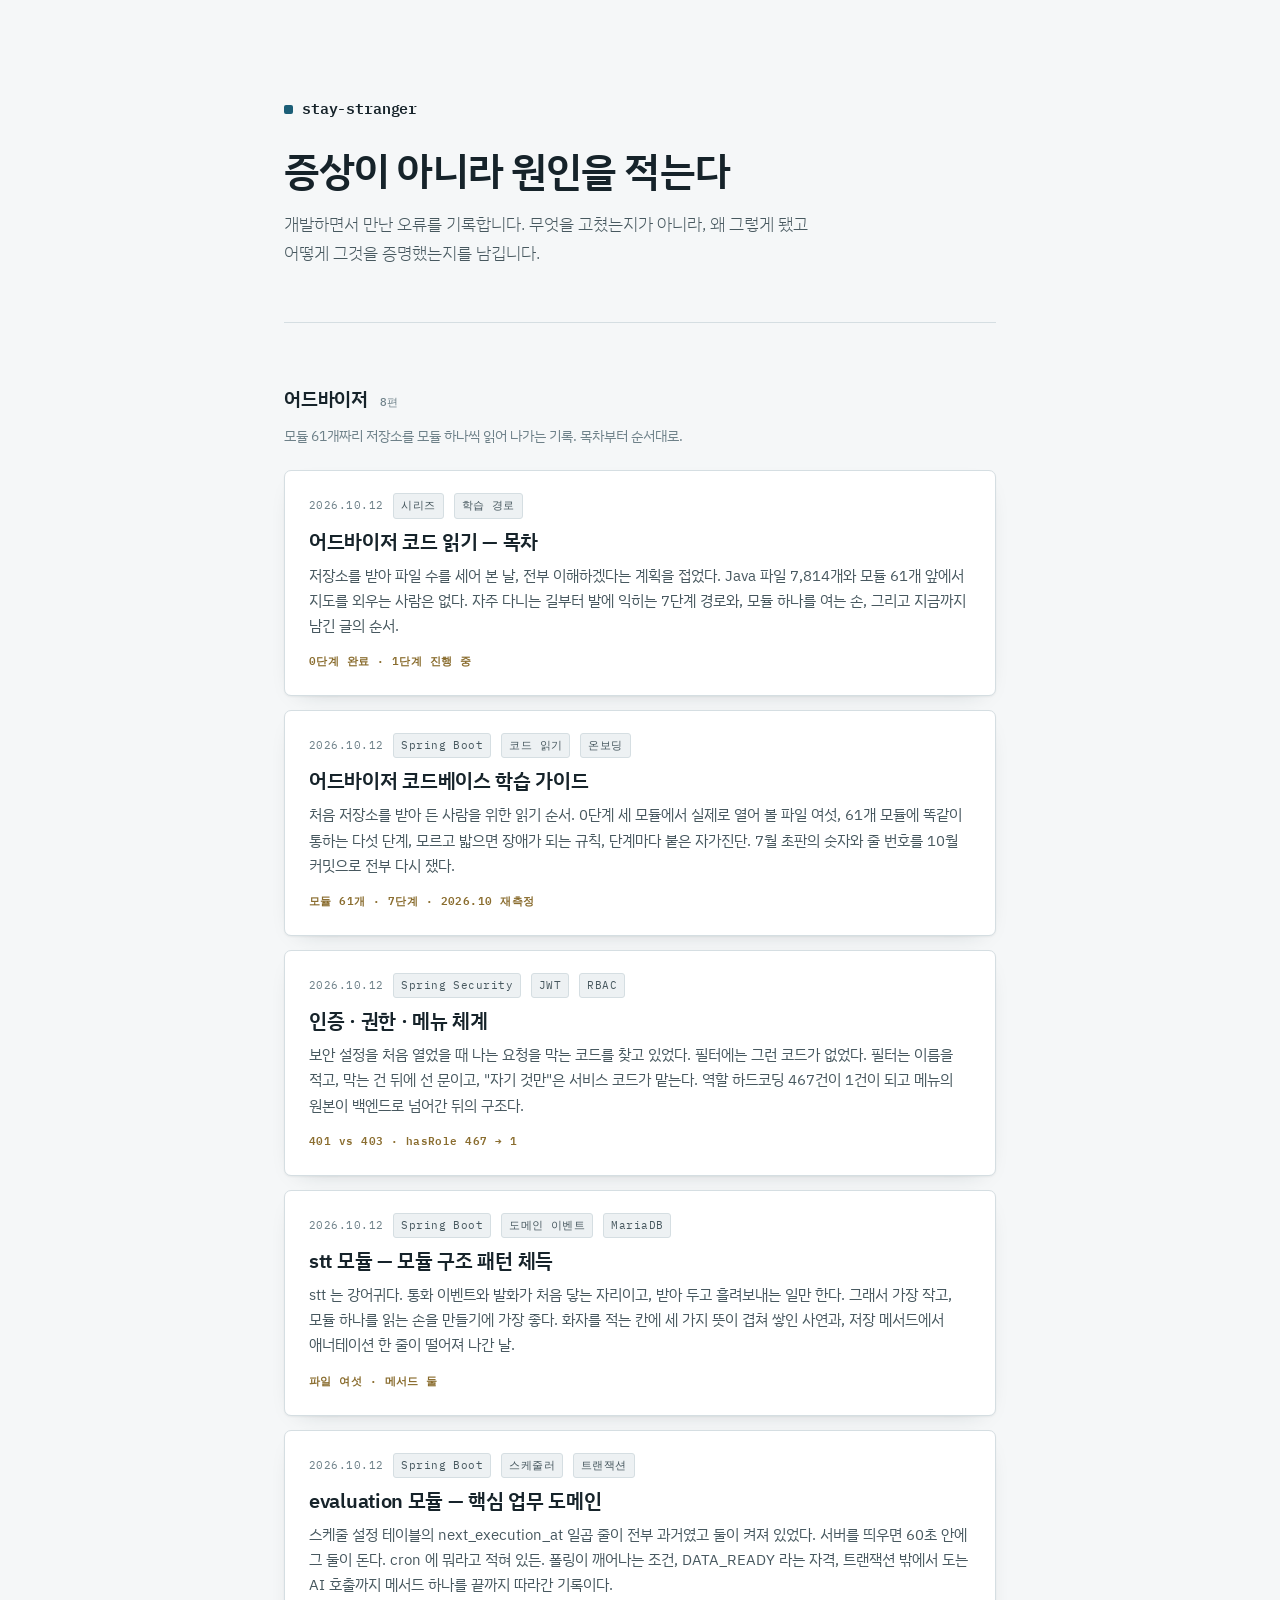
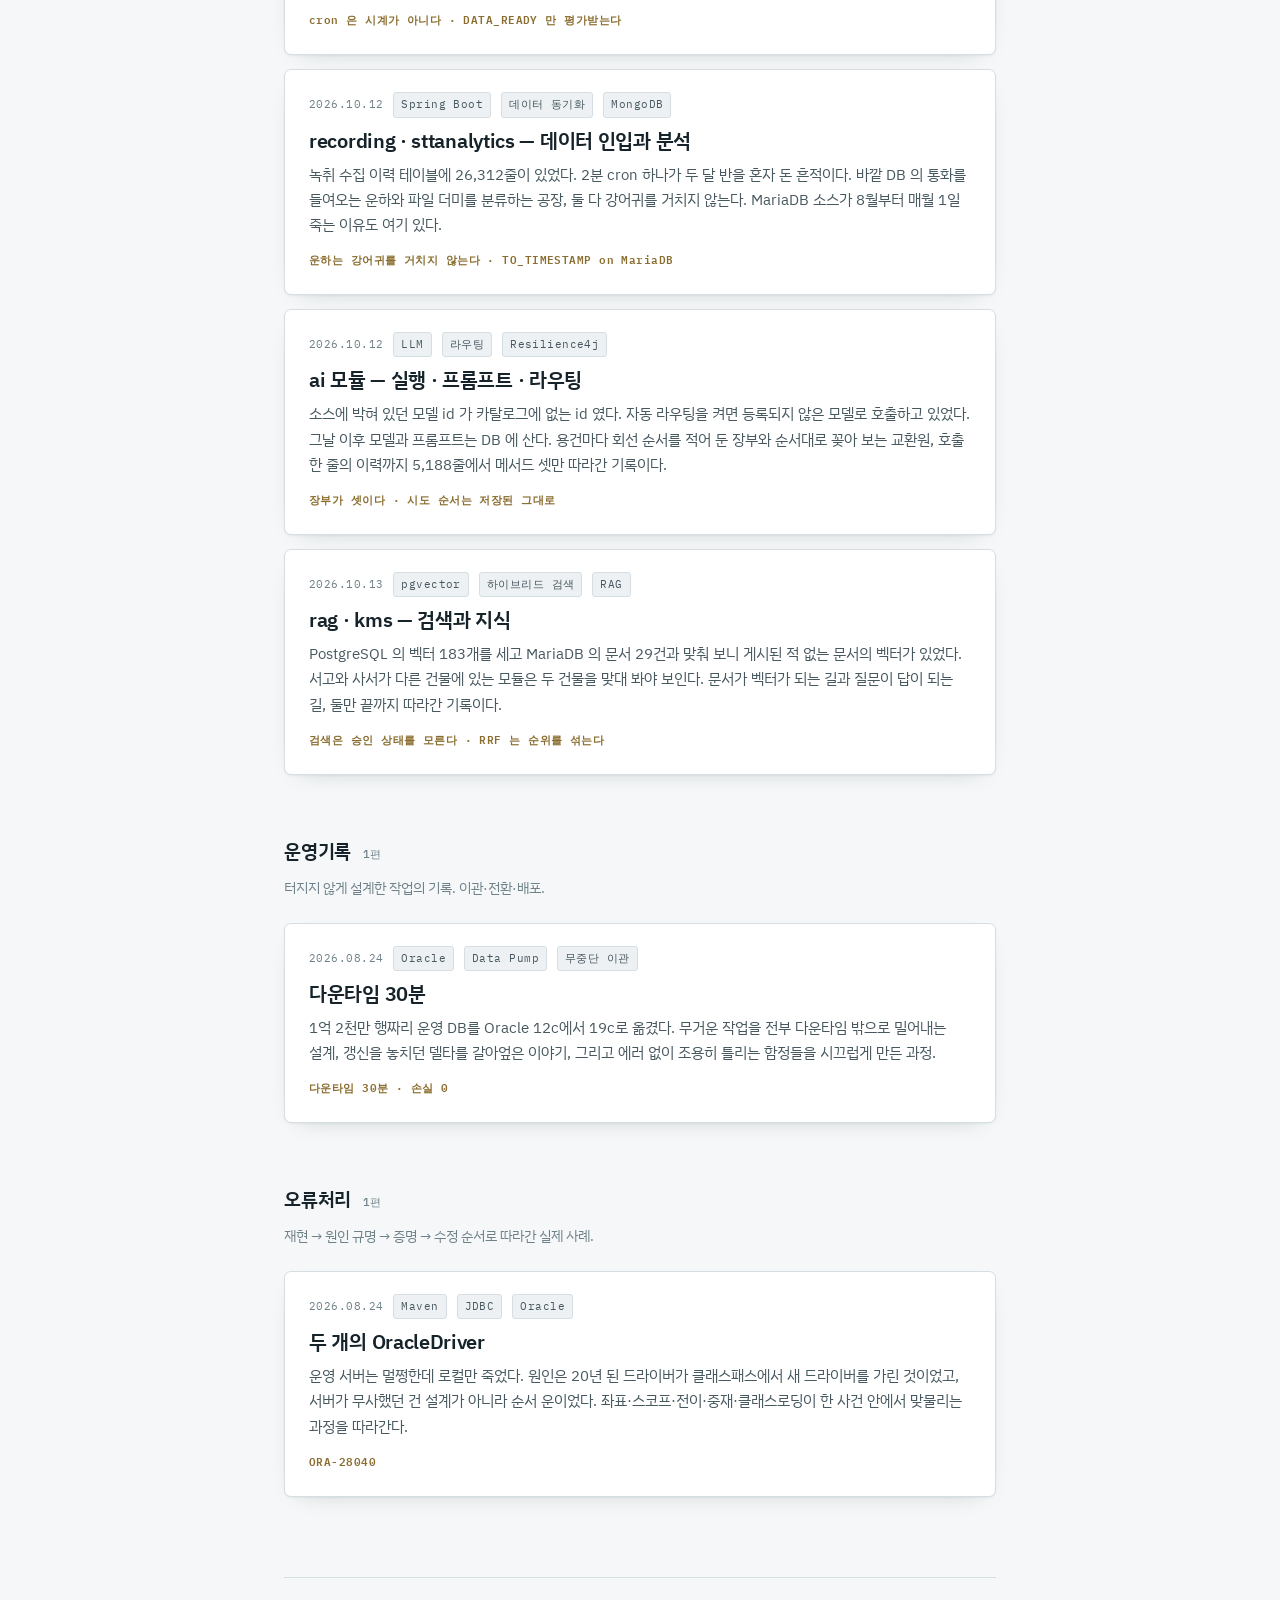
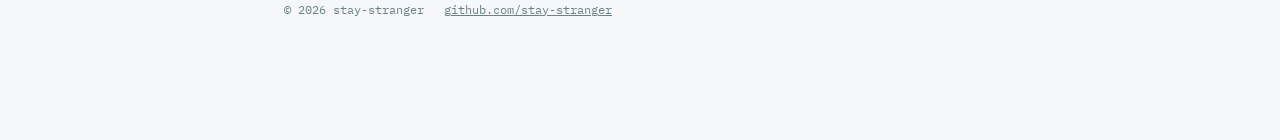
<file: index.html>
<!DOCTYPE html>
<html lang="ko">
<head>
<meta charset="utf-8">
<meta name="viewport" content="width=device-width, initial-scale=1">
<title>stay-stranger</title>
<meta name="description" content="개발하다 만난 오류를 증상이 아니라 원인까지 따라간 기록.">
<link rel="preconnect" href="https://fonts.googleapis.com">
<link rel="preconnect" href="https://fonts.gstatic.com" crossorigin>
<link rel="stylesheet" href="https://fonts.googleapis.com/css2?family=IBM+Plex+Mono:wght@400;500;600&family=IBM+Plex+Sans+KR:wght@300;400;500;600&display=swap">
<link rel="stylesheet" href="/assets/css/site.css">
</head>
<body>

<div class="wrap">

  <header class="masthead">
    <a class="wordmark" href="/">stay-stranger</a>
    <h1>증상이 아니라 원인을 적는다</h1>
    <p>
      개발하면서 만난 오류를 기록합니다. 무엇을 고쳤는지가 아니라,
      왜 그렇게 됐고 어떻게 그것을 증명했는지를 남깁니다.
    </p>
    <hr class="masthead-rule">
  </header>

  <section class="category">
    <div class="category-head">
      <h2>어드바이저</h2>
      <span class="category-count">8편</span>
    </div>
    <p class="category-note">
      모듈 61개짜리 저장소를 모듈 하나씩 읽어 나가는 기록. 목차부터 순서대로.
    </p>

    <div class="posts">
      <a class="post" href="/advisor/">
        <div class="post-meta">
          <span class="post-date">2026.10.12</span>
          <span class="tag">시리즈</span>
          <span class="tag">학습 경로</span>
        </div>
        <h3>어드바이저 코드 읽기 — 목차</h3>
        <p>
          저장소를 받아 파일 수를 세어 본 날, 전부 이해하겠다는 계획을 접었다. Java 파일
          7,814개와 모듈 61개 앞에서 지도를 외우는 사람은 없다. 자주 다니는 길부터 발에
          익히는 7단계 경로와, 모듈 하나를 여는 손, 그리고 지금까지 남긴 글의 순서.
        </p>
        <span class="post-error">0단계 완료 · 1단계 진행 중</span>
      </a>

      <a class="post" href="/advisor/study-guide.html">
        <div class="post-meta">
          <span class="post-date">2026.10.12</span>
          <span class="tag">Spring Boot</span>
          <span class="tag">코드 읽기</span>
          <span class="tag">온보딩</span>
        </div>
        <h3>어드바이저 코드베이스 학습 가이드</h3>
        <p>
          처음 저장소를 받아 든 사람을 위한 읽기 순서. 0단계 세 모듈에서 실제로 열어 볼
          파일 여섯, 61개 모듈에 똑같이 통하는 다섯 단계, 모르고 밟으면 장애가 되는 규칙,
          단계마다 붙은 자가진단. 7월 초판의 숫자와 줄 번호를 10월 커밋으로 전부 다시 쟀다.
        </p>
        <span class="post-error">모듈 61개 · 7단계 · 2026.10 재측정</span>
      </a>

      <a class="post" href="/advisor/auth-permission-menu.html">
        <div class="post-meta">
          <span class="post-date">2026.10.12</span>
          <span class="tag">Spring Security</span>
          <span class="tag">JWT</span>
          <span class="tag">RBAC</span>
        </div>
        <h3>인증 · 권한 · 메뉴 체계</h3>
        <p>
          보안 설정을 처음 열었을 때 나는 요청을 막는 코드를 찾고 있었다. 필터에는 그런
          코드가 없었다. 필터는 이름을 적고, 막는 건 뒤에 선 문이고, "자기 것만"은 서비스
          코드가 맡는다. 역할 하드코딩 467건이 1건이 되고 메뉴의 원본이 백엔드로 넘어간
          뒤의 구조다.
        </p>
        <span class="post-error">401 vs 403 · hasRole 467 → 1</span>
      </a>

      <a class="post" href="/advisor/stt-module.html">
        <div class="post-meta">
          <span class="post-date">2026.10.12</span>
          <span class="tag">Spring Boot</span>
          <span class="tag">도메인 이벤트</span>
          <span class="tag">MariaDB</span>
        </div>
        <h3>stt 모듈 — 모듈 구조 패턴 체득</h3>
        <p>
          stt 는 강어귀다. 통화 이벤트와 발화가 처음 닿는 자리이고, 받아 두고 흘려보내는
          일만 한다. 그래서 가장 작고, 모듈 하나를 읽는 손을 만들기에 가장 좋다. 화자를 적는
          칸에 세 가지 뜻이 겹쳐 쌓인 사연과, 저장 메서드에서 애너테이션 한 줄이 떨어져
          나간 날.
        </p>
        <span class="post-error">파일 여섯 · 메서드 둘</span>
      </a>

      <a class="post" href="/advisor/evaluation-module.html">
        <div class="post-meta">
          <span class="post-date">2026.10.12</span>
          <span class="tag">Spring Boot</span>
          <span class="tag">스케줄러</span>
          <span class="tag">트랜잭션</span>
        </div>
        <h3>evaluation 모듈 — 핵심 업무 도메인</h3>
        <p>
          스케줄 설정 테이블의 next_execution_at 일곱 줄이 전부 과거였고 둘이 켜져 있었다.
          서버를 띄우면 60초 안에 그 둘이 돈다. cron 에 뭐라고 적혀 있든. 폴링이 깨어나는
          조건, DATA_READY 라는 자격, 트랜잭션 밖에서 도는 AI 호출까지 메서드 하나를 끝까지
          따라간 기록이다.
        </p>
        <span class="post-error">cron 은 시계가 아니다 · DATA_READY 만 평가받는다</span>
      </a>

      <a class="post" href="/advisor/recording-sttanalytics.html">
        <div class="post-meta">
          <span class="post-date">2026.10.12</span>
          <span class="tag">Spring Boot</span>
          <span class="tag">데이터 동기화</span>
          <span class="tag">MongoDB</span>
        </div>
        <h3>recording · sttanalytics — 데이터 인입과 분석</h3>
        <p>
          녹취 수집 이력 테이블에 26,312줄이 있었다. 2분 cron 하나가 두 달 반을 혼자 돈
          흔적이다. 바깥 DB 의 통화를 들여오는 운하와 파일 더미를 분류하는 공장, 둘 다
          강어귀를 거치지 않는다. MariaDB 소스가 8월부터 매월 1일 죽는 이유도 여기 있다.
        </p>
        <span class="post-error">운하는 강어귀를 거치지 않는다 · TO_TIMESTAMP on MariaDB</span>
      </a>

      <a class="post" href="/advisor/ai-execution.html">
        <div class="post-meta">
          <span class="post-date">2026.10.12</span>
          <span class="tag">LLM</span>
          <span class="tag">라우팅</span>
          <span class="tag">Resilience4j</span>
        </div>
        <h3>ai 모듈 — 실행 · 프롬프트 · 라우팅</h3>
        <p>
          소스에 박혀 있던 모델 id 가 카탈로그에 없는 id 였다. 자동 라우팅을 켜면 등록되지
          않은 모델로 호출하고 있었다. 그날 이후 모델과 프롬프트는 DB 에 산다. 용건마다
          회선 순서를 적어 둔 장부와 순서대로 꽂아 보는 교환원, 호출 한 줄의 이력까지
          5,188줄에서 메서드 셋만 따라간 기록이다.
        </p>
        <span class="post-error">장부가 셋이다 · 시도 순서는 저장된 그대로</span>
      </a>

      <a class="post" href="/advisor/rag-kms.html">
        <div class="post-meta">
          <span class="post-date">2026.10.13</span>
          <span class="tag">pgvector</span>
          <span class="tag">하이브리드 검색</span>
          <span class="tag">RAG</span>
        </div>
        <h3>rag · kms — 검색과 지식</h3>
        <p>
          PostgreSQL 의 벡터 183개를 세고 MariaDB 의 문서 29건과 맞춰 보니 게시된 적 없는
          문서의 벡터가 있었다. 서고와 사서가 다른 건물에 있는 모듈은 두 건물을 맞대 봐야
          보인다. 문서가 벡터가 되는 길과 질문이 답이 되는 길, 둘만 끝까지 따라간 기록이다.
        </p>
        <span class="post-error">검색은 승인 상태를 모른다 · RRF 는 순위를 섞는다</span>
      </a>
    </div>
  </section>

  <section class="category">
    <div class="category-head">
      <h2>운영기록</h2>
      <span class="category-count">1편</span>
    </div>
    <p class="category-note">
      터지지 않게 설계한 작업의 기록. 이관·전환·배포.
    </p>

    <div class="posts">
      <a class="post" href="/ops-log/thirty-minute-downtime.html">
        <div class="post-meta">
          <span class="post-date">2026.08.24</span>
          <span class="tag">Oracle</span>
          <span class="tag">Data Pump</span>
          <span class="tag">무중단 이관</span>
        </div>
        <h3>다운타임 30분</h3>
        <p>
          1억 2천만 행짜리 운영 DB를 Oracle 12c에서 19c로 옮겼다. 무거운 작업을
          전부 다운타임 밖으로 밀어내는 설계, 갱신을 놓치던 델타를 갈아엎은 이야기,
          그리고 에러 없이 조용히 틀리는 함정들을 시끄럽게 만든 과정.
        </p>
        <span class="post-error">다운타임 30분 · 손실 0</span>
      </a>
    </div>
  </section>

  <section class="category">
    <div class="category-head">
      <h2>오류처리</h2>
      <span class="category-count">1편</span>
    </div>
    <p class="category-note">
      재현 → 원인 규명 → 증명 → 수정 순서로 따라간 실제 사례.
    </p>

    <div class="posts">
      <a class="post" href="/error-handling/two-oracle-drivers.html">
        <div class="post-meta">
          <span class="post-date">2026.08.24</span>
          <span class="tag">Maven</span>
          <span class="tag">JDBC</span>
          <span class="tag">Oracle</span>
        </div>
        <h3>두 개의 OracleDriver</h3>
        <p>
          운영 서버는 멀쩡한데 로컬만 죽었다. 원인은 20년 된 드라이버가
          클래스패스에서 새 드라이버를 가린 것이었고, 서버가 무사했던 건
          설계가 아니라 순서 운이었다. 좌표·스코프·전이·중재·클래스로딩이
          한 사건 안에서 맞물리는 과정을 따라간다.
        </p>
        <span class="post-error">ORA-28040</span>
      </a>
    </div>
  </section>

  <footer class="foot">
    <span>© 2026 stay-stranger</span>
    <a href="https://github.com/stay-stranger">github.com/stay-stranger</a>
  </footer>

</div>

</body>
</html>
</file>
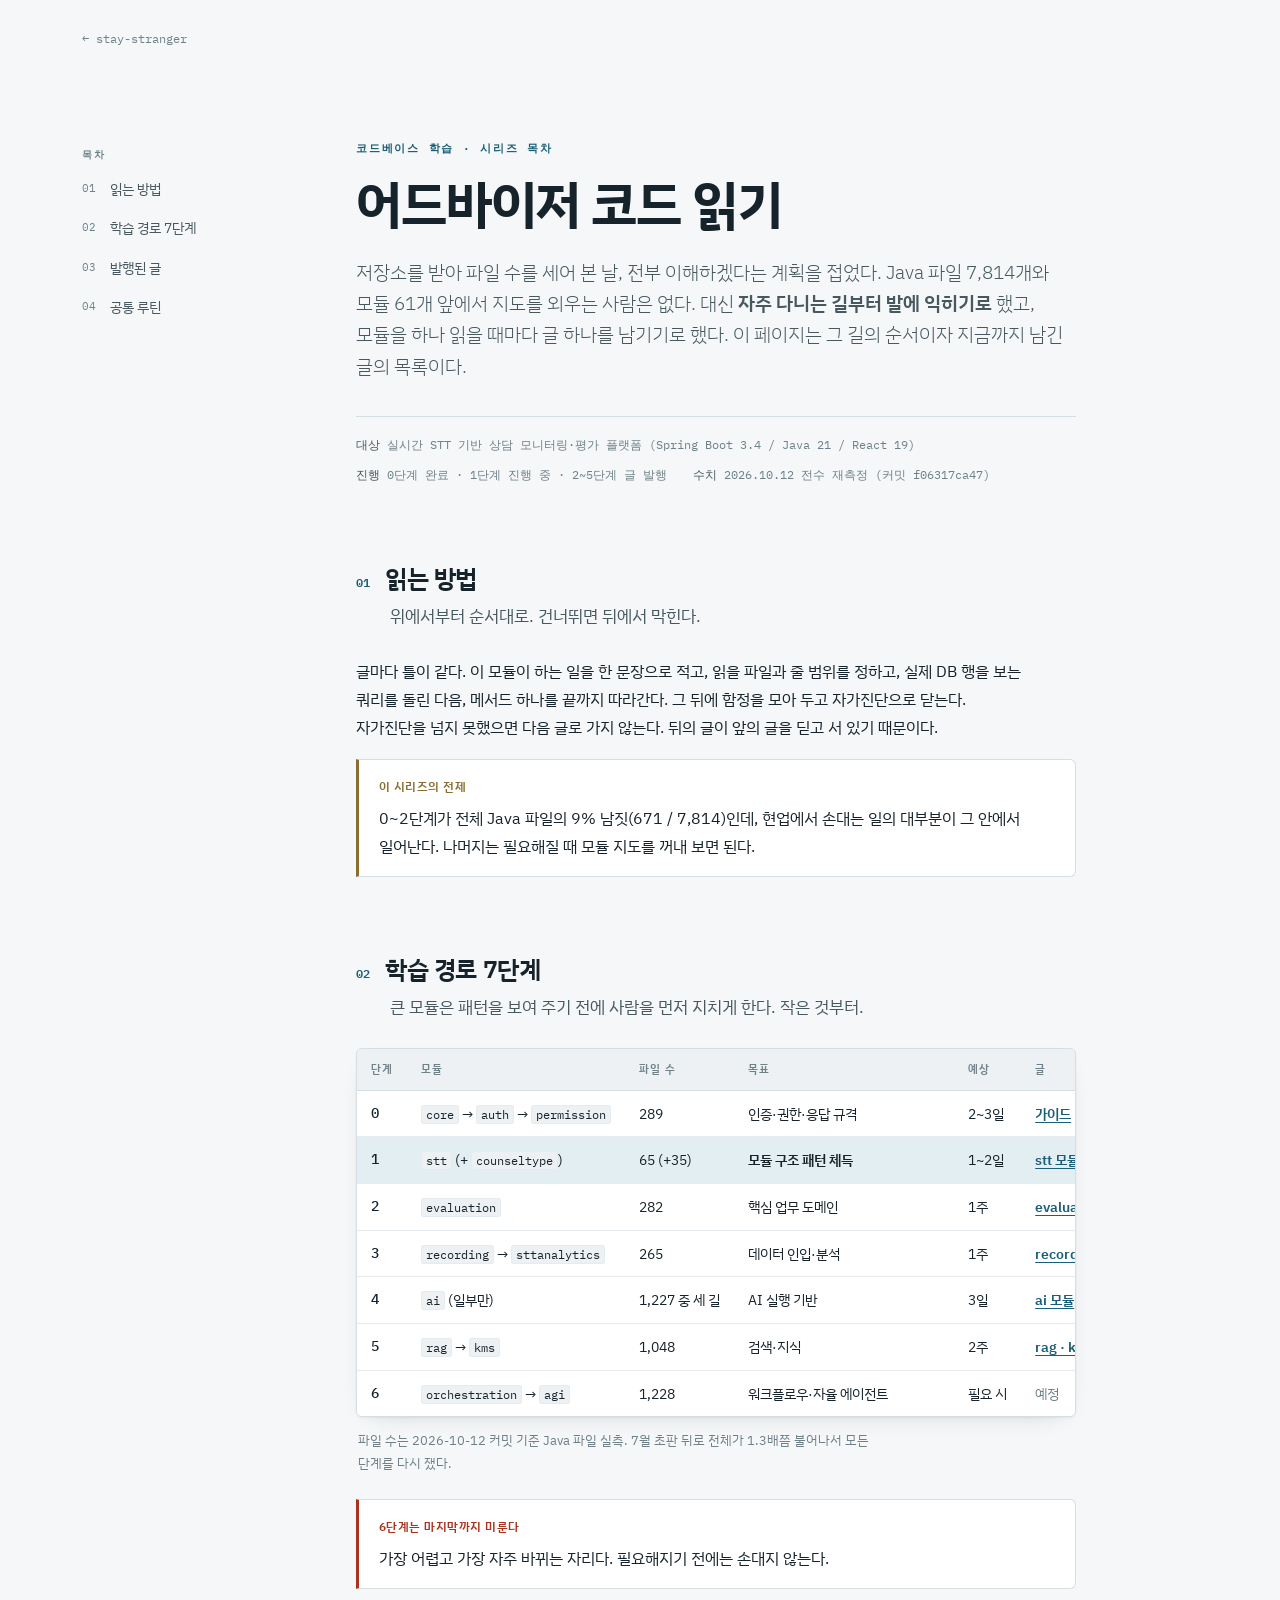
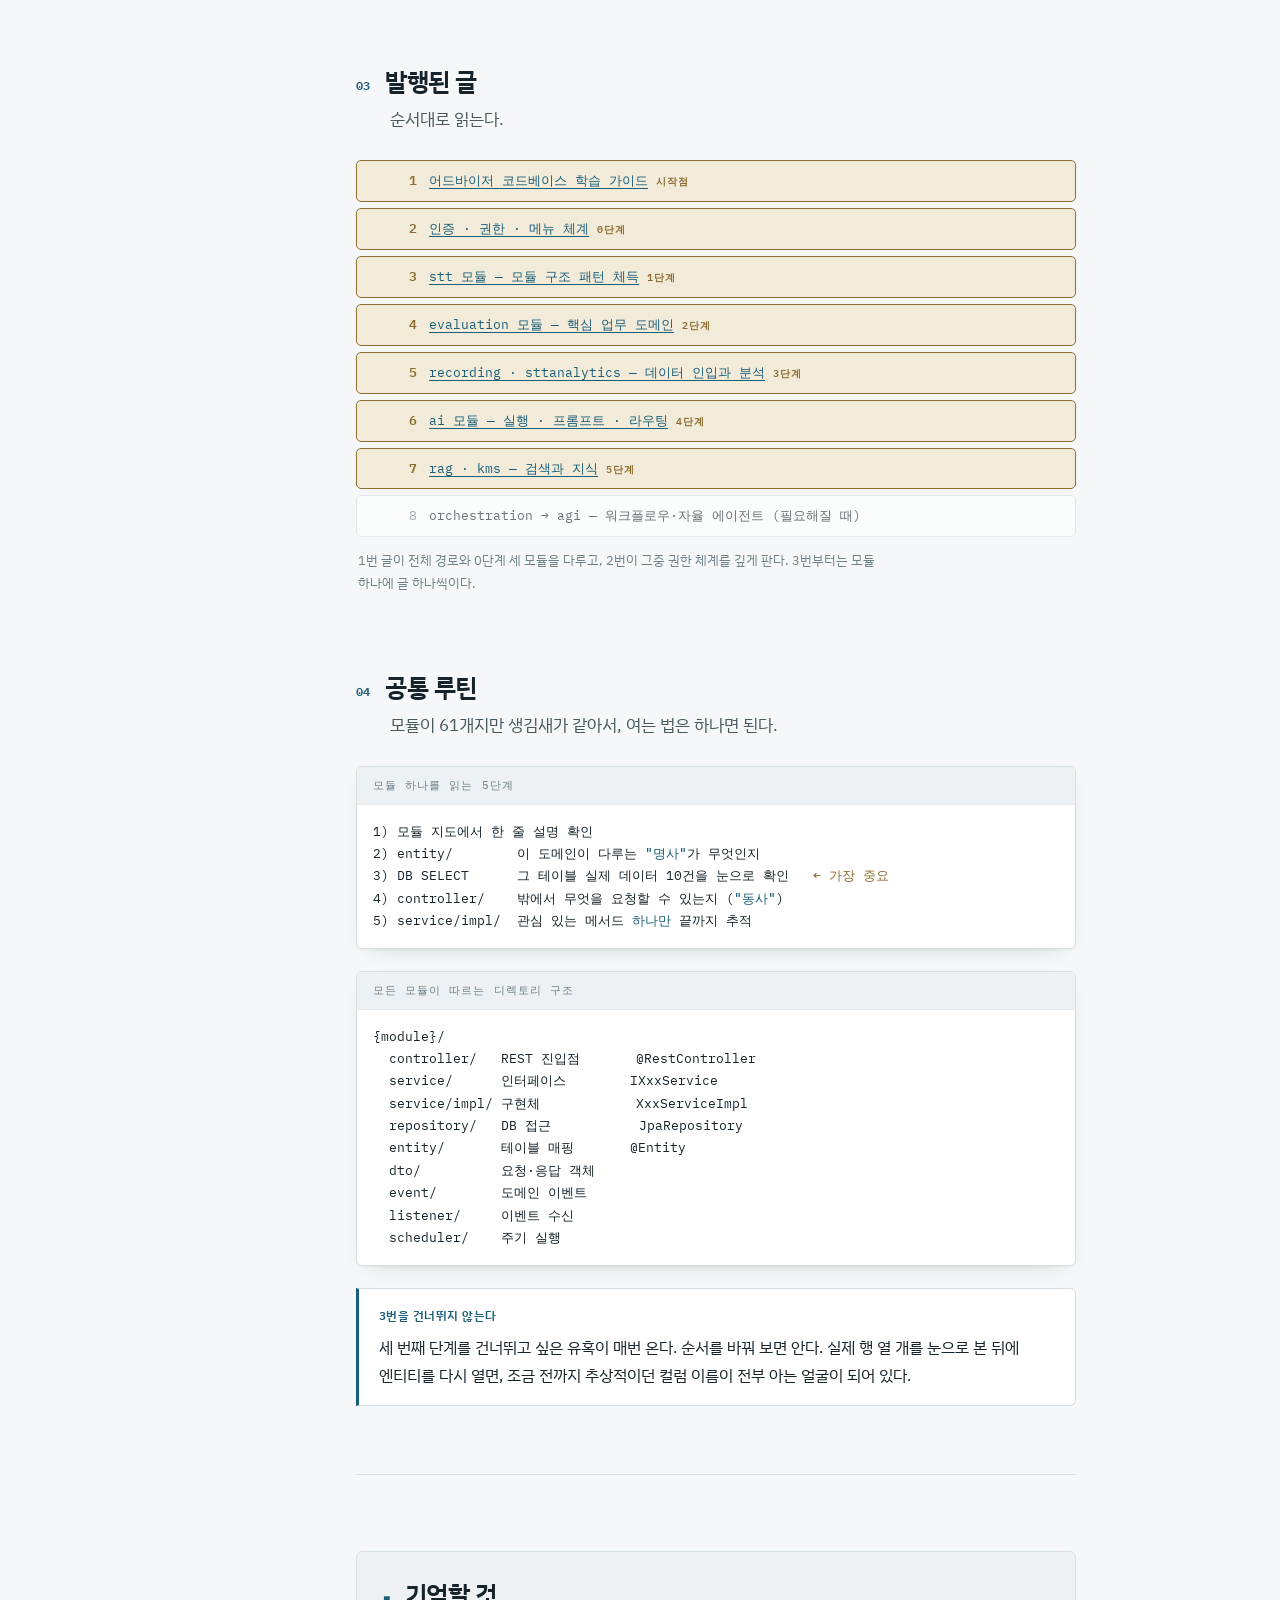
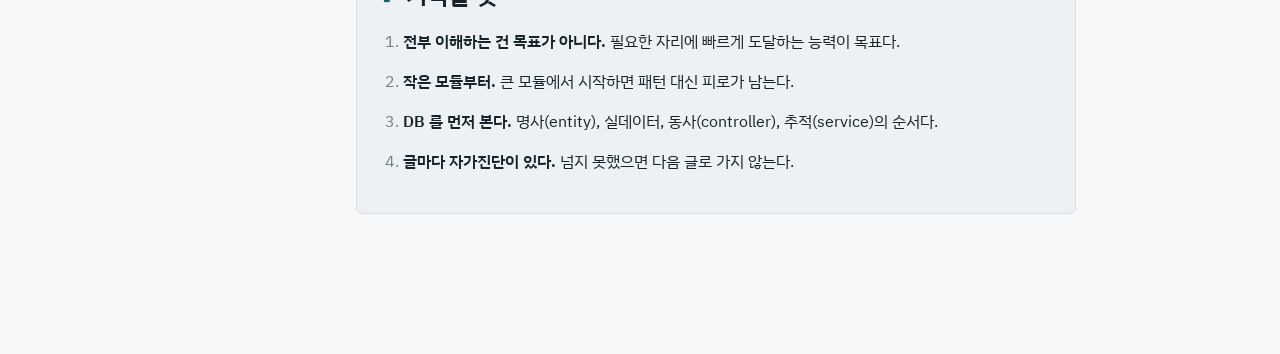
<file: advisor/index.html>
<!DOCTYPE html>
<html lang="ko">
<head>
<meta charset="utf-8">
<meta name="viewport" content="width=device-width, initial-scale=1">
<meta name="description" content="모듈 61개짜리 Spring Boot + React 저장소를 모듈 하나씩 읽어 나가는 기록의 목차. 7단계 학습 경로와 지금까지 남긴 글 여덟.">
<title>어드바이저 코드 읽기</title>
<link rel="preconnect" href="https://fonts.googleapis.com">
<link rel="preconnect" href="https://fonts.gstatic.com" crossorigin>
<link rel="stylesheet" href="https://fonts.googleapis.com/css2?family=IBM+Plex+Mono:wght@400;500;600&family=IBM+Plex+Sans+KR:wght@300;400;500;600;700&display=swap">
<link rel="stylesheet" href="/assets/css/post.css">
</head>
<body>
<nav class="sitenav"><a href="/">← stay-stranger</a></nav>

<div class="shell">

  <nav class="toc" aria-label="목차">
    <p class="toc-label">목차</p>
    <ol>
      <li><a href="#s1">읽는 방법</a></li>
      <li><a href="#s2">학습 경로 7단계</a></li>
      <li><a href="#s3">발행된 글</a></li>
      <li><a href="#s4">공통 루틴</a></li>
    </ol>
  </nav>

  <main class="doc">

    <p class="eyebrow">코드베이스 학습 · 시리즈 목차</p>
    <h1>어드바이저 코드 읽기</h1>
    <p class="standfirst">
      저장소를 받아 파일 수를 세어 본 날, 전부 이해하겠다는 계획을 접었다.
      Java 파일 7,814개와 모듈 61개 앞에서 지도를 외우는 사람은 없다.
      대신 <strong>자주 다니는 길부터 발에 익히기로</strong> 했고, 모듈을 하나 읽을 때마다
      글 하나를 남기기로 했다. 이 페이지는 그 길의 순서이자 지금까지 남긴 글의 목록이다.
    </p>

    <div class="meta-strip">
      <span><b>대상</b> 실시간 STT 기반 상담 모니터링·평가 플랫폼 (Spring Boot 3.4 / Java 21 / React 19)</span>
      <span><b>진행</b> 0단계 완료 · 1단계 진행 중 · 2~5단계 글 발행</span>
      <span><b>수치</b> 2026.10.12 전수 재측정 (커밋 f06317ca47)</span>
    </div>

    <section id="s1">
      <h2><span class="num">01</span><span>읽는 방법</span></h2>
      <p class="lede">위에서부터 순서대로. 건너뛰면 뒤에서 막힌다.</p>

      <p>
        글마다 틀이 같다. 이 모듈이 하는 일을 한 문장으로 적고, 읽을 파일과 줄 범위를 정하고,
        실제 DB 행을 보는 쿼리를 돌린 다음, 메서드 하나를 끝까지 따라간다. 그 뒤에 함정을 모아 두고
        자가진단으로 닫는다. 자가진단을 넘지 못했으면 다음 글로 가지 않는다. 뒤의 글이 앞의 글을
        딛고 서 있기 때문이다.
      </p>

      <div class="note is-key">
        <p class="note-title">이 시리즈의 전제</p>
        <p>
          0~2단계가 전체 Java 파일의 9% 남짓(671 / 7,814)인데, 현업에서 손대는 일의 대부분이
          그 안에서 일어난다. 나머지는 필요해질 때 모듈 지도를 꺼내 보면 된다.
        </p>
      </div>
    </section>

    <section id="s2">
      <h2><span class="num">02</span><span>학습 경로 7단계</span></h2>
      <p class="lede">큰 모듈은 패턴을 보여 주기 전에 사람을 먼저 지치게 한다. 작은 것부터.</p>

      <div class="table-wrap">
        <table>
          <thead><tr><th>단계</th><th>모듈</th><th>파일 수</th><th class="wrap">목표</th><th>예상</th><th>글</th></tr></thead>
          <tbody>
            <tr><td class="scope-name">0</td><td><code>core</code> → <code>auth</code> → <code>permission</code></td><td>289</td><td class="wrap">인증·권한·응답 규격</td><td>2~3일</td><td class="yes"><a href="/advisor/study-guide.html">가이드</a> · <a href="/advisor/auth-permission-menu.html">권한</a></td></tr>
            <tr class="row-hi"><td class="scope-name">1</td><td><code>stt</code> (+ <code>counseltype</code>)</td><td>65 (+35)</td><td class="wrap"><strong>모듈 구조 패턴 체득</strong></td><td>1~2일</td><td class="yes"><a href="/advisor/stt-module.html">stt 모듈</a></td></tr>
            <tr><td class="scope-name">2</td><td><code>evaluation</code></td><td>282</td><td class="wrap">핵심 업무 도메인</td><td>1주</td><td class="yes"><a href="/advisor/evaluation-module.html">evaluation 모듈</a></td></tr>
            <tr><td class="scope-name">3</td><td><code>recording</code> → <code>sttanalytics</code></td><td>265</td><td class="wrap">데이터 인입·분석</td><td>1주</td><td class="yes"><a href="/advisor/recording-sttanalytics.html">recording · sttanalytics</a></td></tr>
            <tr><td class="scope-name">4</td><td><code>ai</code> (일부만)</td><td>1,227 중 세 길</td><td class="wrap">AI 실행 기반</td><td>3일</td><td class="yes"><a href="/advisor/ai-execution.html">ai 모듈</a></td></tr>
            <tr><td class="scope-name">5</td><td><code>rag</code> → <code>kms</code></td><td>1,048</td><td class="wrap">검색·지식</td><td>2주</td><td class="yes"><a href="/advisor/rag-kms.html">rag · kms</a></td></tr>
            <tr><td class="scope-name">6</td><td><code>orchestration</code> → <code>agi</code></td><td>1,228</td><td class="wrap">워크플로우·자율 에이전트</td><td>필요 시</td><td class="no">예정</td></tr>
          </tbody>
        </table>
      </div>
      <p class="cap">파일 수는 2026-10-12 커밋 기준 Java 파일 실측. 7월 초판 뒤로 전체가 1.3배쯤 불어나서 모든 단계를 다시 쟀다.</p>

      <div class="note is-warn">
        <p class="note-title">6단계는 마지막까지 미룬다</p>
        <p>가장 어렵고 가장 자주 바뀌는 자리다. 필요해지기 전에는 손대지 않는다.</p>
      </div>
    </section>

    <section id="s3">
      <h2><span class="num">03</span><span>발행된 글</span></h2>
      <p class="lede">순서대로 읽는다.</p>

      <div class="order">
        <div class="order-row is-win"><span class="order-idx">1</span><span class="order-name"><a href="/advisor/study-guide.html">어드바이저 코드베이스 학습 가이드</a> <span class="order-tag">시작점</span></span></div>
        <div class="order-row is-win"><span class="order-idx">2</span><span class="order-name"><a href="/advisor/auth-permission-menu.html">인증 · 권한 · 메뉴 체계</a> <span class="order-tag">0단계</span></span></div>
        <div class="order-row is-win"><span class="order-idx">3</span><span class="order-name"><a href="/advisor/stt-module.html">stt 모듈 — 모듈 구조 패턴 체득</a> <span class="order-tag">1단계</span></span></div>
        <div class="order-row is-win"><span class="order-idx">4</span><span class="order-name"><a href="/advisor/evaluation-module.html">evaluation 모듈 — 핵심 업무 도메인</a> <span class="order-tag">2단계</span></span></div>
        <div class="order-row is-win"><span class="order-idx">5</span><span class="order-name"><a href="/advisor/recording-sttanalytics.html">recording · sttanalytics — 데이터 인입과 분석</a> <span class="order-tag">3단계</span></span></div>
        <div class="order-row is-win"><span class="order-idx">6</span><span class="order-name"><a href="/advisor/ai-execution.html">ai 모듈 — 실행 · 프롬프트 · 라우팅</a> <span class="order-tag">4단계</span></span></div>
        <div class="order-row is-win"><span class="order-idx">7</span><span class="order-name"><a href="/advisor/rag-kms.html">rag · kms — 검색과 지식</a> <span class="order-tag">5단계</span></span></div>
        <div class="order-row is-lose"><span class="order-idx">8</span><span class="order-name">orchestration → agi — 워크플로우·자율 에이전트 (필요해질 때)</span></div>
      </div>
      <p class="cap">1번 글이 전체 경로와 0단계 세 모듈을 다루고, 2번이 그중 권한 체계를 깊게 판다. 3번부터는 모듈 하나에 글 하나씩이다.</p>
    </section>

    <section id="s4">
      <h2><span class="num">04</span><span>공통 루틴</span></h2>
      <p class="lede">모듈이 61개지만 생김새가 같아서, 여는 법은 하나면 된다.</p>

      <div class="code">
        <div class="code-head">모듈 하나를 읽는 5단계</div>
<pre>1) 모듈 지도에서 한 줄 설명 확인
2) entity/        이 도메인이 다루는 <span class="c-acc">"명사"</span>가 무엇인지
3) DB SELECT      그 테이블 실제 데이터 10건을 눈으로 확인   <span class="c-tar">← 가장 중요</span>
4) controller/    밖에서 무엇을 요청할 수 있는지 (<span class="c-acc">"동사"</span>)
5) service/impl/  관심 있는 메서드 <span class="c-acc">하나만</span> 끝까지 추적</pre>
      </div>

      <div class="code">
        <div class="code-head">모든 모듈이 따르는 디렉토리 구조</div>
<pre>{module}/
  controller/   REST 진입점       @RestController
  service/      인터페이스        IXxxService
  service/impl/ 구현체            XxxServiceImpl
  repository/   DB 접근           JpaRepository
  entity/       테이블 매핑       @Entity
  dto/          요청·응답 객체
  event/        도메인 이벤트
  listener/     이벤트 수신
  scheduler/    주기 실행</pre>
      </div>

      <div class="note">
        <p class="note-title">3번을 건너뛰지 않는다</p>
        <p>세 번째 단계를 건너뛰고 싶은 유혹이 매번 온다. 순서를 바꿔 보면 안다. 실제 행 열 개를 눈으로 본 뒤에 엔티티를 다시 열면, 조금 전까지 추상적이던 컬럼 이름이 전부 아는 얼굴이 되어 있다.</p>
      </div>
    </section>

    <hr class="rule">

    <div class="closing">
      <h2><span class="num">■</span><span>기억할 것</span></h2>
      <ol>
        <li><strong>전부 이해하는 건 목표가 아니다.</strong> 필요한 자리에 빠르게 도달하는 능력이 목표다.</li>
        <li><strong>작은 모듈부터.</strong> 큰 모듈에서 시작하면 패턴 대신 피로가 남는다.</li>
        <li><strong>DB 를 먼저 본다.</strong> 명사(entity), 실데이터, 동사(controller), 추적(service)의 순서다.</li>
        <li><strong>글마다 자가진단이 있다.</strong> 넘지 못했으면 다음 글로 가지 않는다.</li>
      </ol>
    </div>

  </main>
</div>

</body>
</html>
</file>
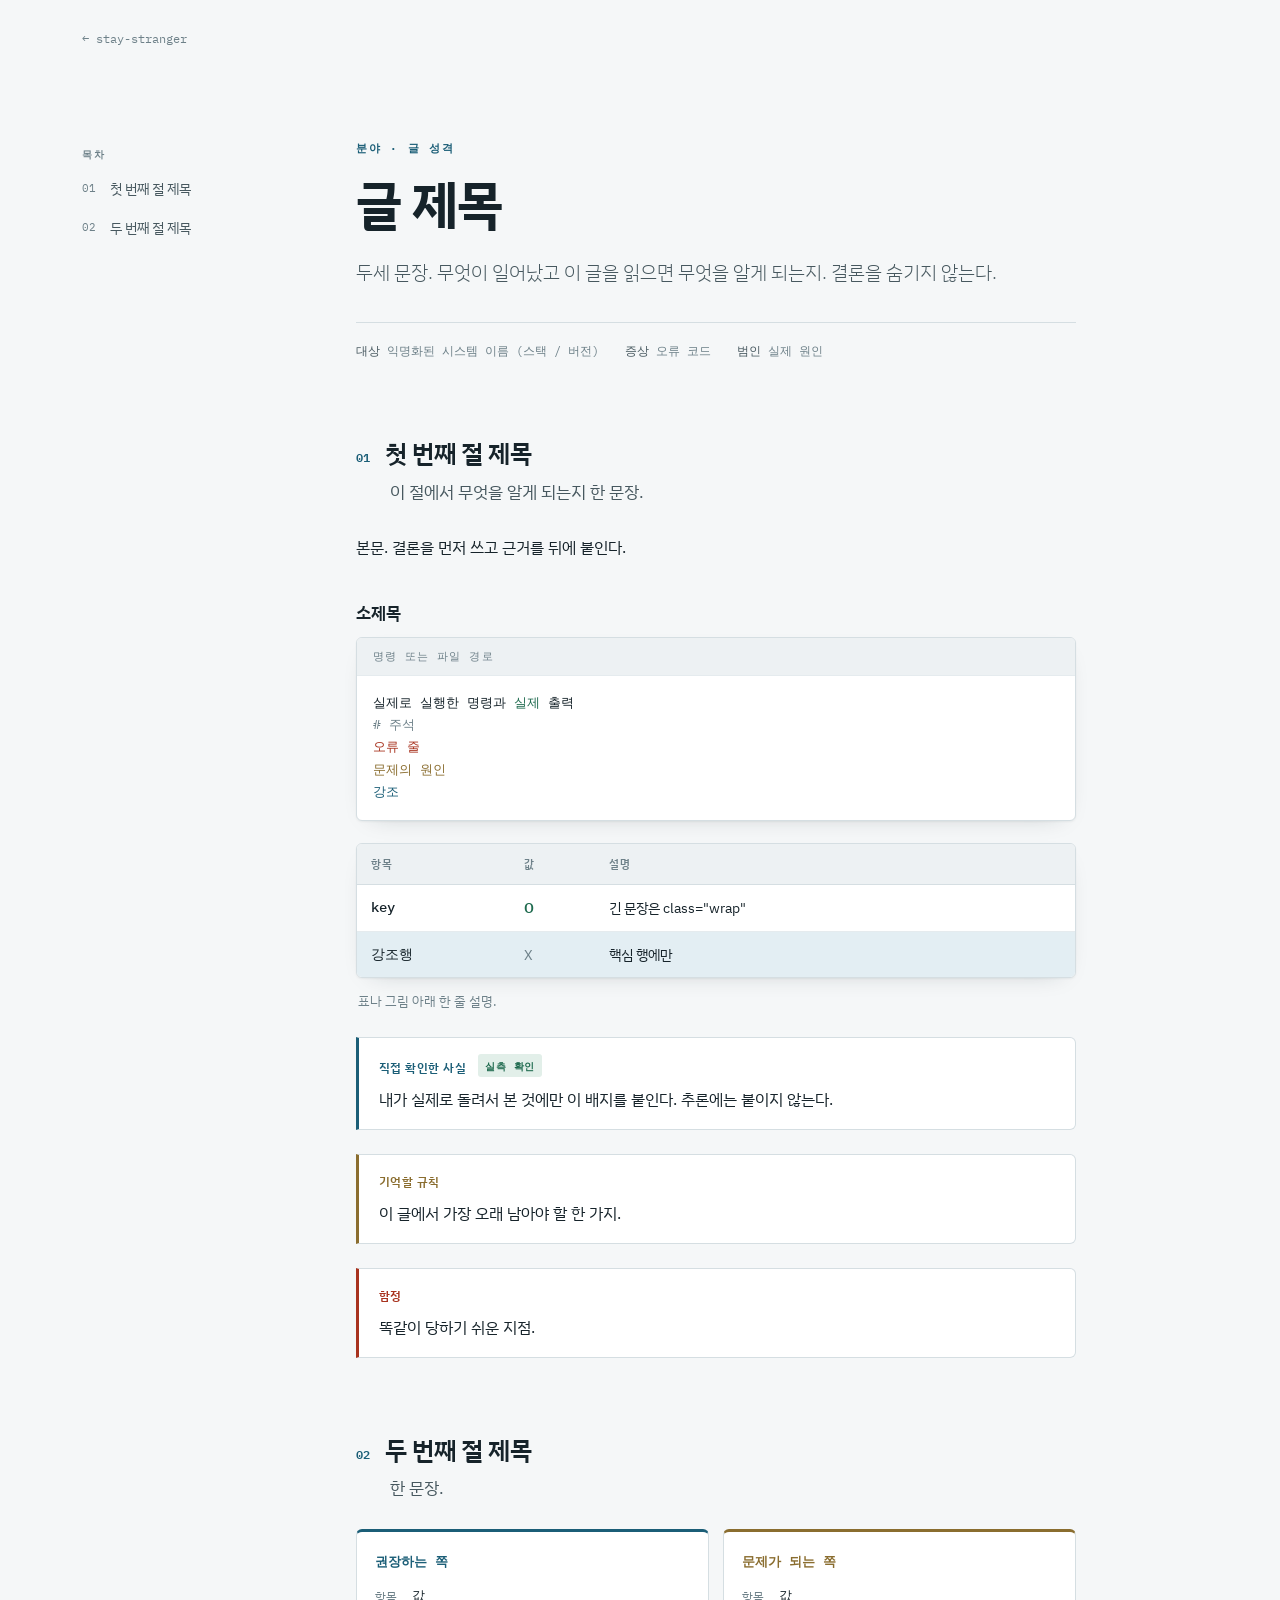
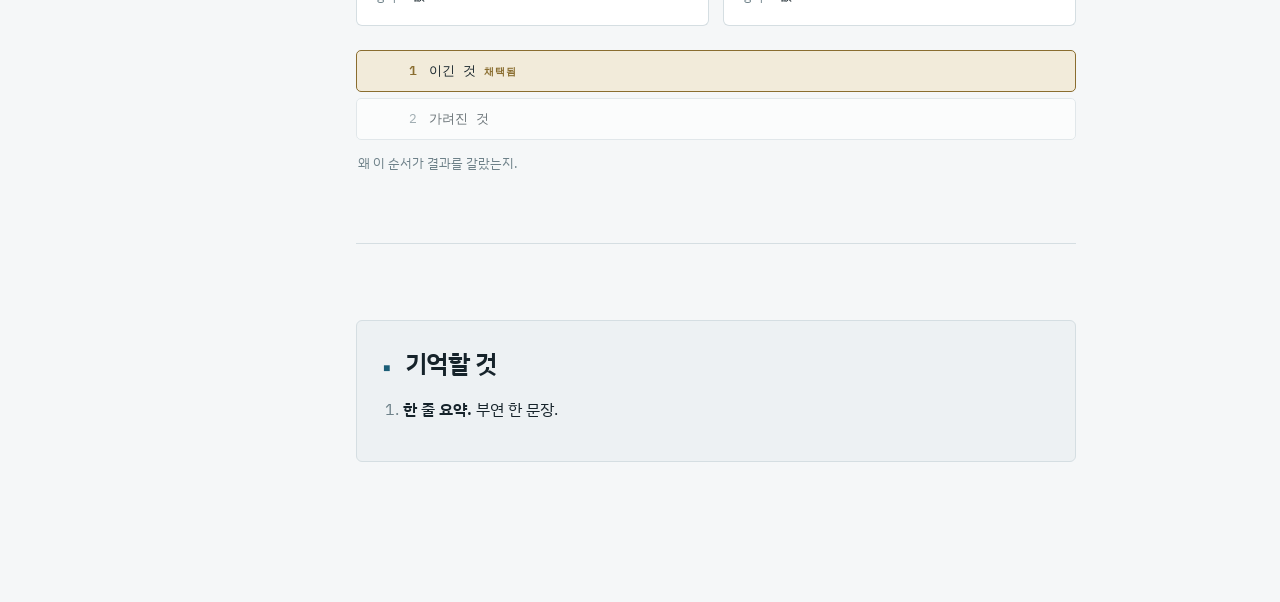
<file: _template/post.html>
<!DOCTYPE html>
<html lang="ko">
<head>
<meta charset="utf-8">
<meta name="viewport" content="width=device-width, initial-scale=1">
<meta name="description" content="한 문장으로 이 글이 무엇을 다루는지. 홈 카드와 검색 결과에 쓰인다.">
<title>글 제목</title>
<link rel="preconnect" href="https://fonts.googleapis.com">
<link rel="preconnect" href="https://fonts.gstatic.com" crossorigin>
<link rel="stylesheet" href="https://fonts.googleapis.com/css2?family=IBM+Plex+Mono:wght@400;500;600&family=IBM+Plex+Sans+KR:wght@300;400;500;600;700&display=swap">
<link rel="stylesheet" href="/assets/css/post.css">
</head>
<body>
<nav class="sitenav"><a href="/">← stay-stranger</a></nav>

<div class="shell">

  <!-- 목차: 절과 1:1로 맞출 것. 절이 3개 미만이면 이 <nav> 통째로 삭제 -->
  <nav class="toc" aria-label="목차">
    <p class="toc-label">목차</p>
    <ol>
      <li><a href="#s1">첫 번째 절 제목</a></li>
      <li><a href="#s2">두 번째 절 제목</a></li>
    </ol>
  </nav>

  <main class="doc">

    <p class="eyebrow">분야 · 글 성격</p>
    <h1>글 제목</h1>
    <p class="standfirst">
      두세 문장. 무엇이 일어났고 이 글을 읽으면 무엇을 알게 되는지.
      결론을 숨기지 않는다.
    </p>

    <!-- 사건형 글에만. 개념 설명 글이면 삭제 -->
    <div class="meta-strip">
      <span><b>대상</b> 익명화된 시스템 이름 (스택 / 버전)</span>
      <span><b>증상</b> 오류 코드</span>
      <span><b>범인</b> 실제 원인</span>
    </div>

    <section id="s1">
      <h2><span class="num">01</span><span>첫 번째 절 제목</span></h2>
      <p class="lede">이 절에서 무엇을 알게 되는지 한 문장.</p>

      <p>본문. 결론을 먼저 쓰고 근거를 뒤에 붙인다.</p>

      <h3>소제목</h3>

      <div class="code">
        <div class="code-head">명령 또는 파일 경로</div>
<pre>실제로 실행한 명령과 <span class="c-ok">실제</span> 출력
<span class="c-dim"># 주석</span>
<span class="c-bad">오류 줄</span>
<span class="c-tar">문제의 원인</span>
<span class="c-acc">강조</span></pre>
      </div>

      <div class="table-wrap">
        <table>
          <thead><tr><th>항목</th><th>값</th><th class="wrap">설명</th></tr></thead>
          <tbody>
            <tr><td class="scope-name">key</td><td class="yes">O</td><td class="wrap">긴 문장은 class="wrap"</td></tr>
            <tr class="row-hi"><td class="scope-name">강조행</td><td class="no">X</td><td class="wrap">핵심 행에만</td></tr>
          </tbody>
        </table>
      </div>
      <p class="cap">표나 그림 아래 한 줄 설명.</p>

      <!-- 콜아웃 3종: 기본(파랑) / is-key(황동, 핵심 개념) / is-warn(빨강, 함정) -->
      <div class="note">
        <p class="note-title">직접 확인한 사실 <span class="badge">실측 확인</span></p>
        <p>내가 실제로 돌려서 본 것에만 이 배지를 붙인다. 추론에는 붙이지 않는다.</p>
      </div>

      <div class="note is-key">
        <p class="note-title">기억할 규칙</p>
        <p>이 글에서 가장 오래 남아야 할 한 가지.</p>
      </div>

      <div class="note is-warn">
        <p class="note-title">함정</p>
        <p>똑같이 당하기 쉬운 지점.</p>
      </div>
    </section>

    <section id="s2">
      <h2><span class="num">02</span><span>두 번째 절 제목</span></h2>
      <p class="lede">한 문장.</p>

      <!-- 두 대상을 맞세울 때 -->
      <div class="versus">
        <div class="vcard is-new">
          <h4>권장하는 쪽</h4>
          <dl><dt>항목</dt><dd>값</dd></dl>
        </div>
        <div class="vcard is-old">
          <h4>문제가 되는 쪽</h4>
          <dl><dt>항목</dt><dd>값</dd></dl>
        </div>
      </div>

      <!-- 순서·우선순위가 결과를 가를 때 -->
      <div class="order">
        <div class="order-row is-win"><span class="order-idx">1</span><span class="order-name">이긴 것 <span class="order-tag">채택됨</span></span></div>
        <div class="order-row is-lose"><span class="order-idx">2</span><span class="order-name">가려진 것</span></div>
      </div>
      <p class="cap">왜 이 순서가 결과를 갈랐는지.</p>
    </section>

    <hr class="rule">

    <div class="closing">
      <h2><span class="num">■</span><span>기억할 것</span></h2>
      <ol>
        <li><strong>한 줄 요약.</strong> 부연 한 문장.</li>
      </ol>
    </div>

  </main>
</div>

</body>
</html>
</file>
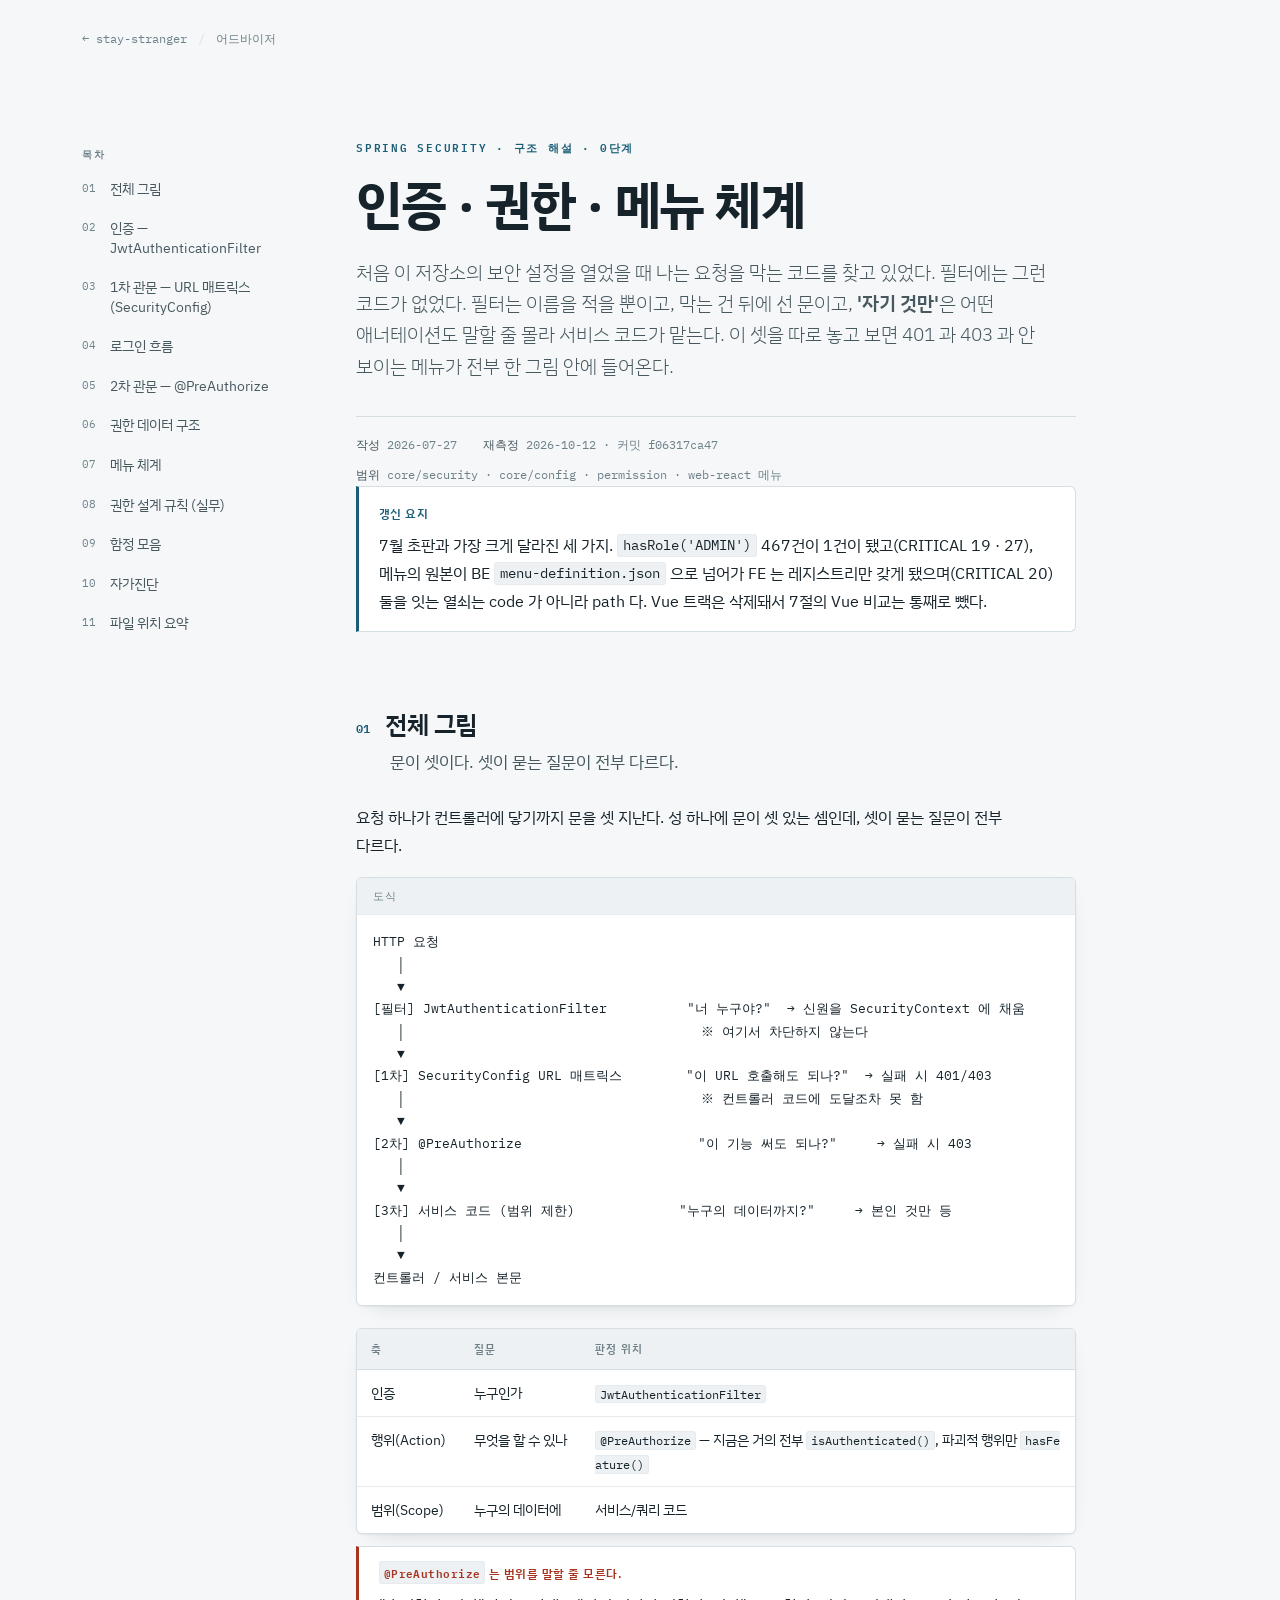
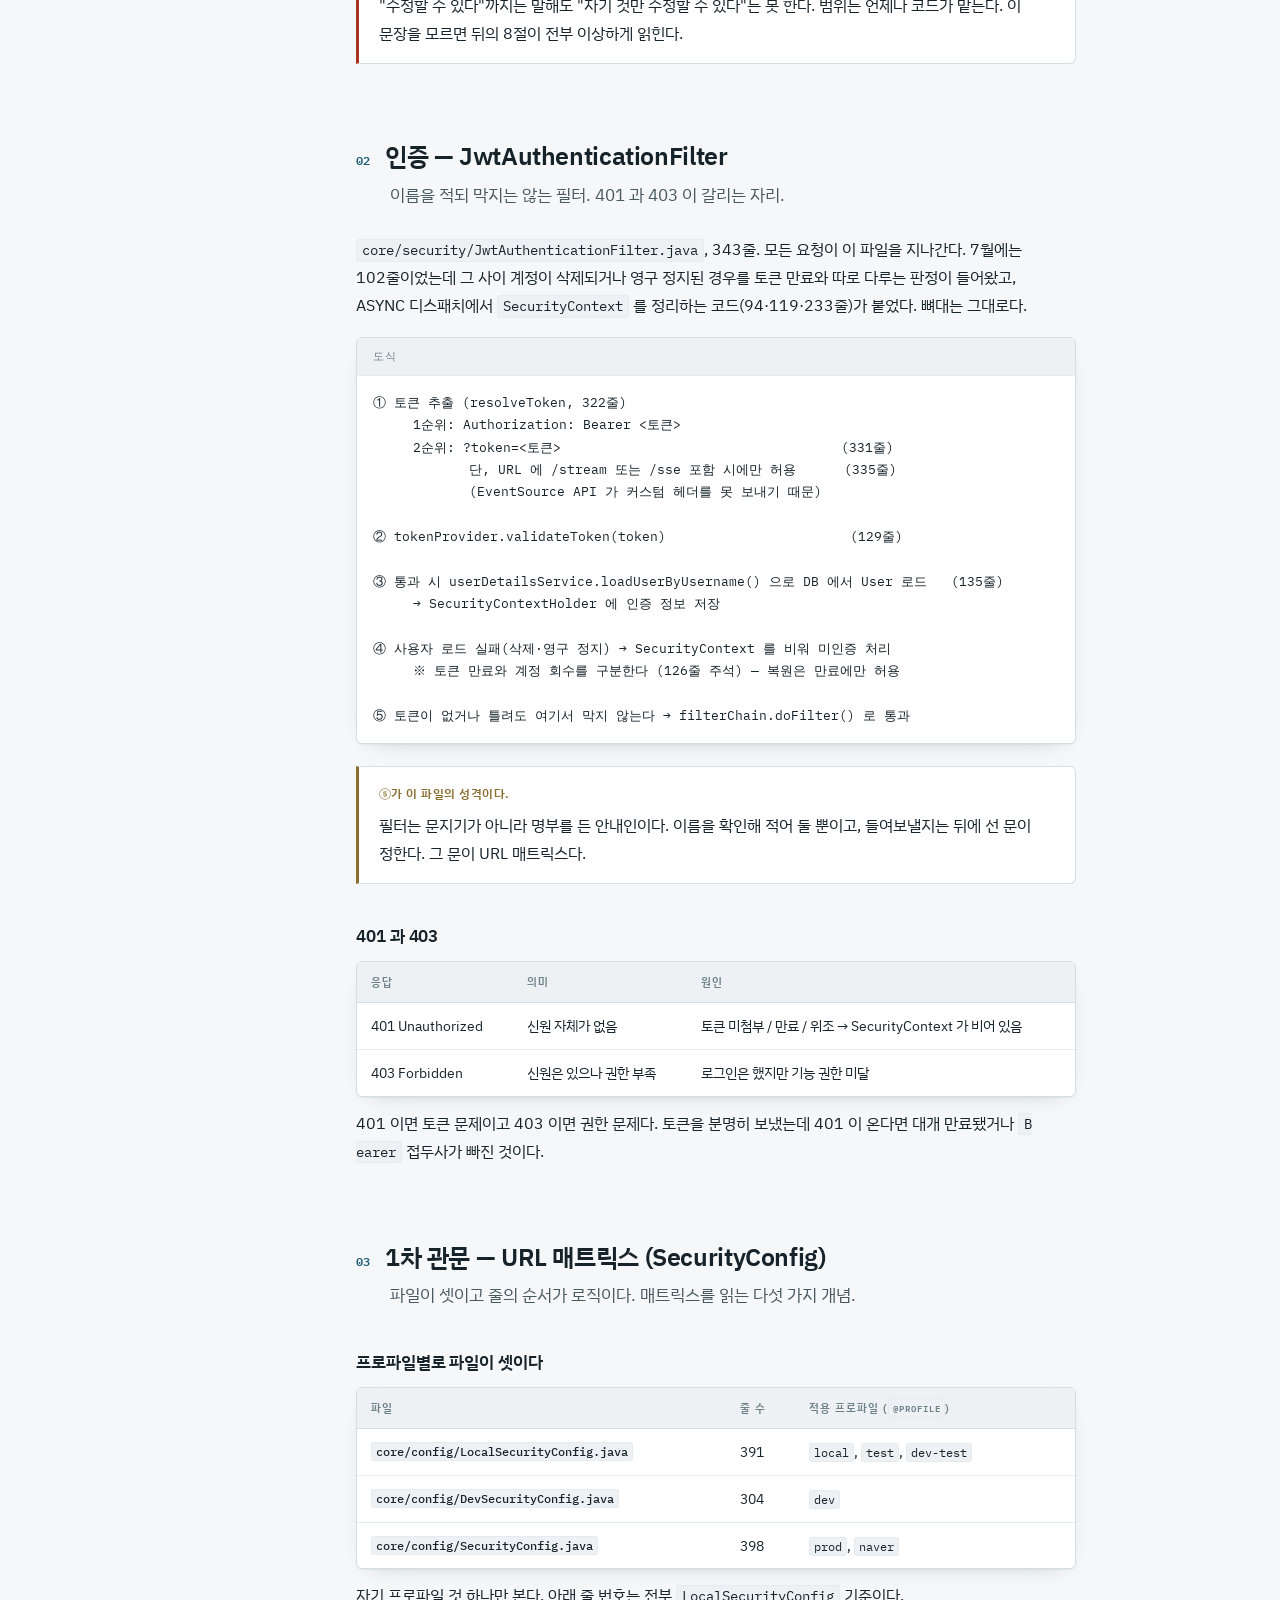
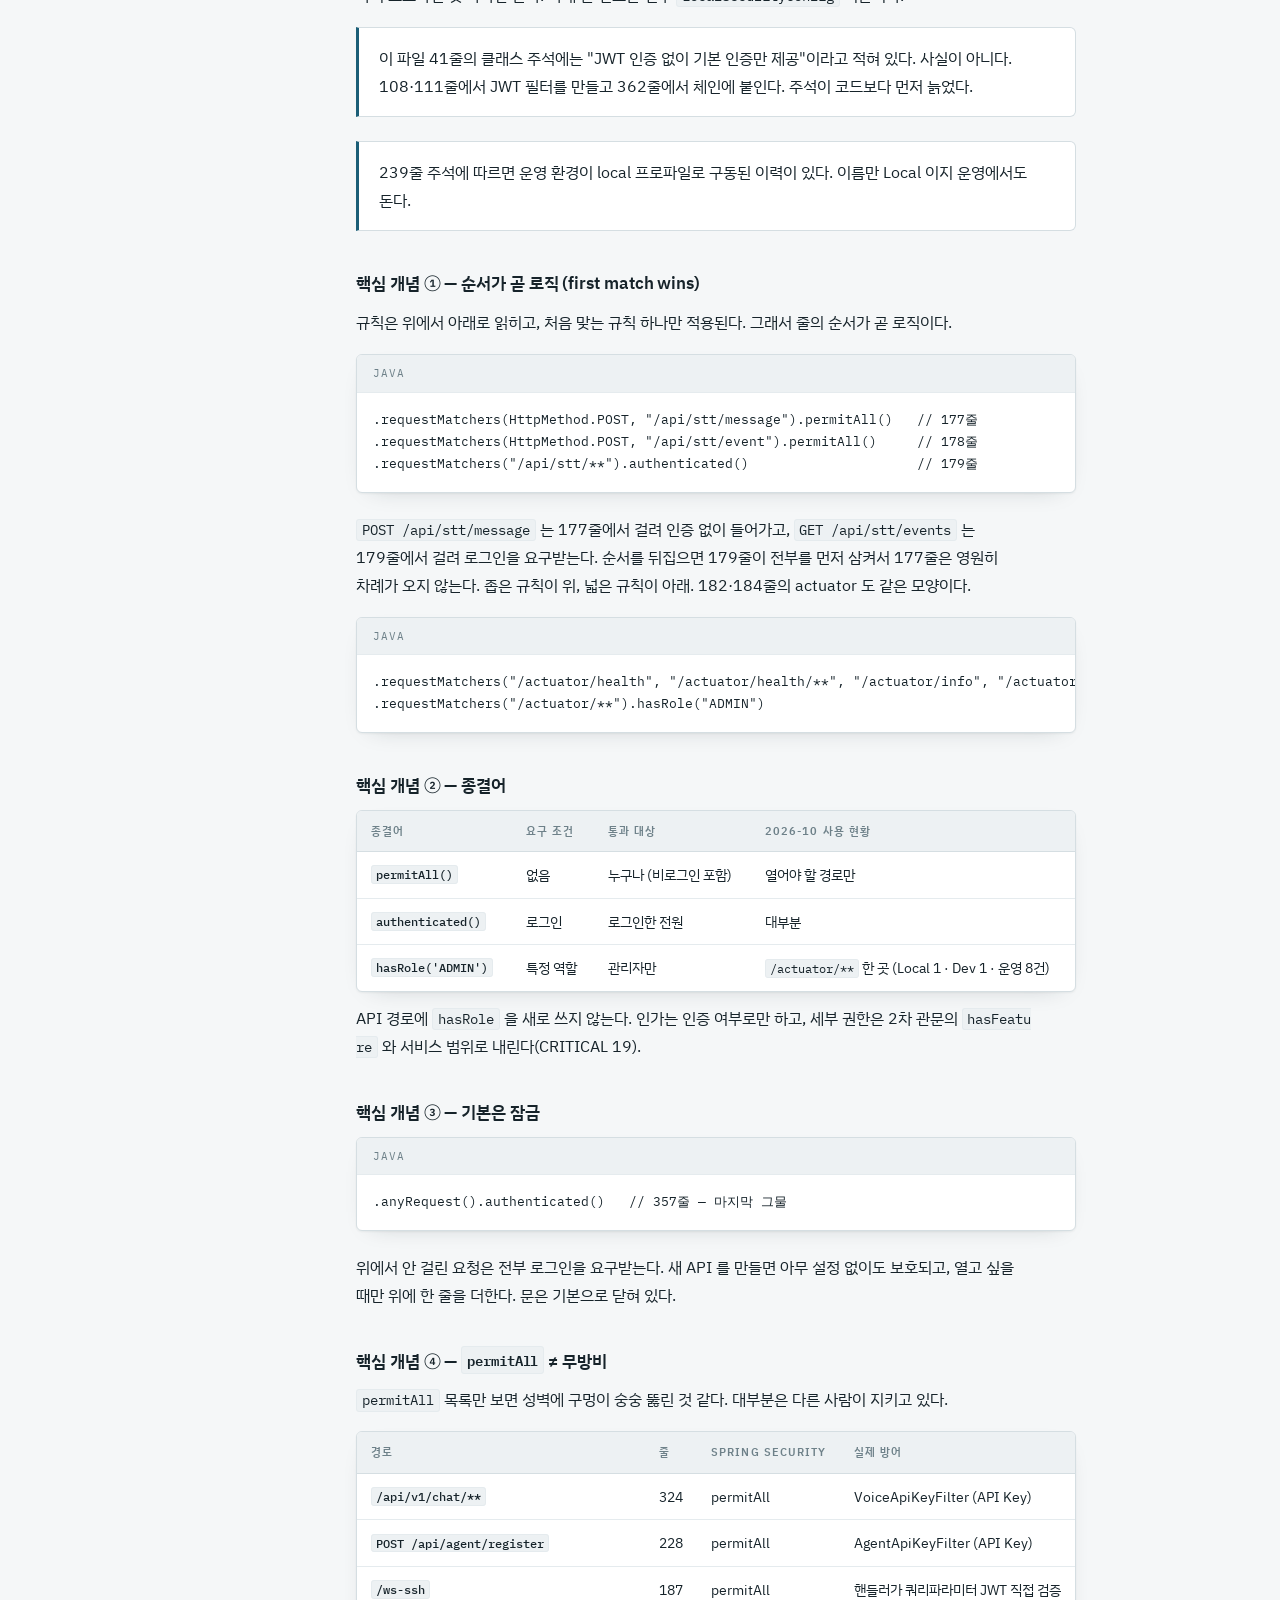
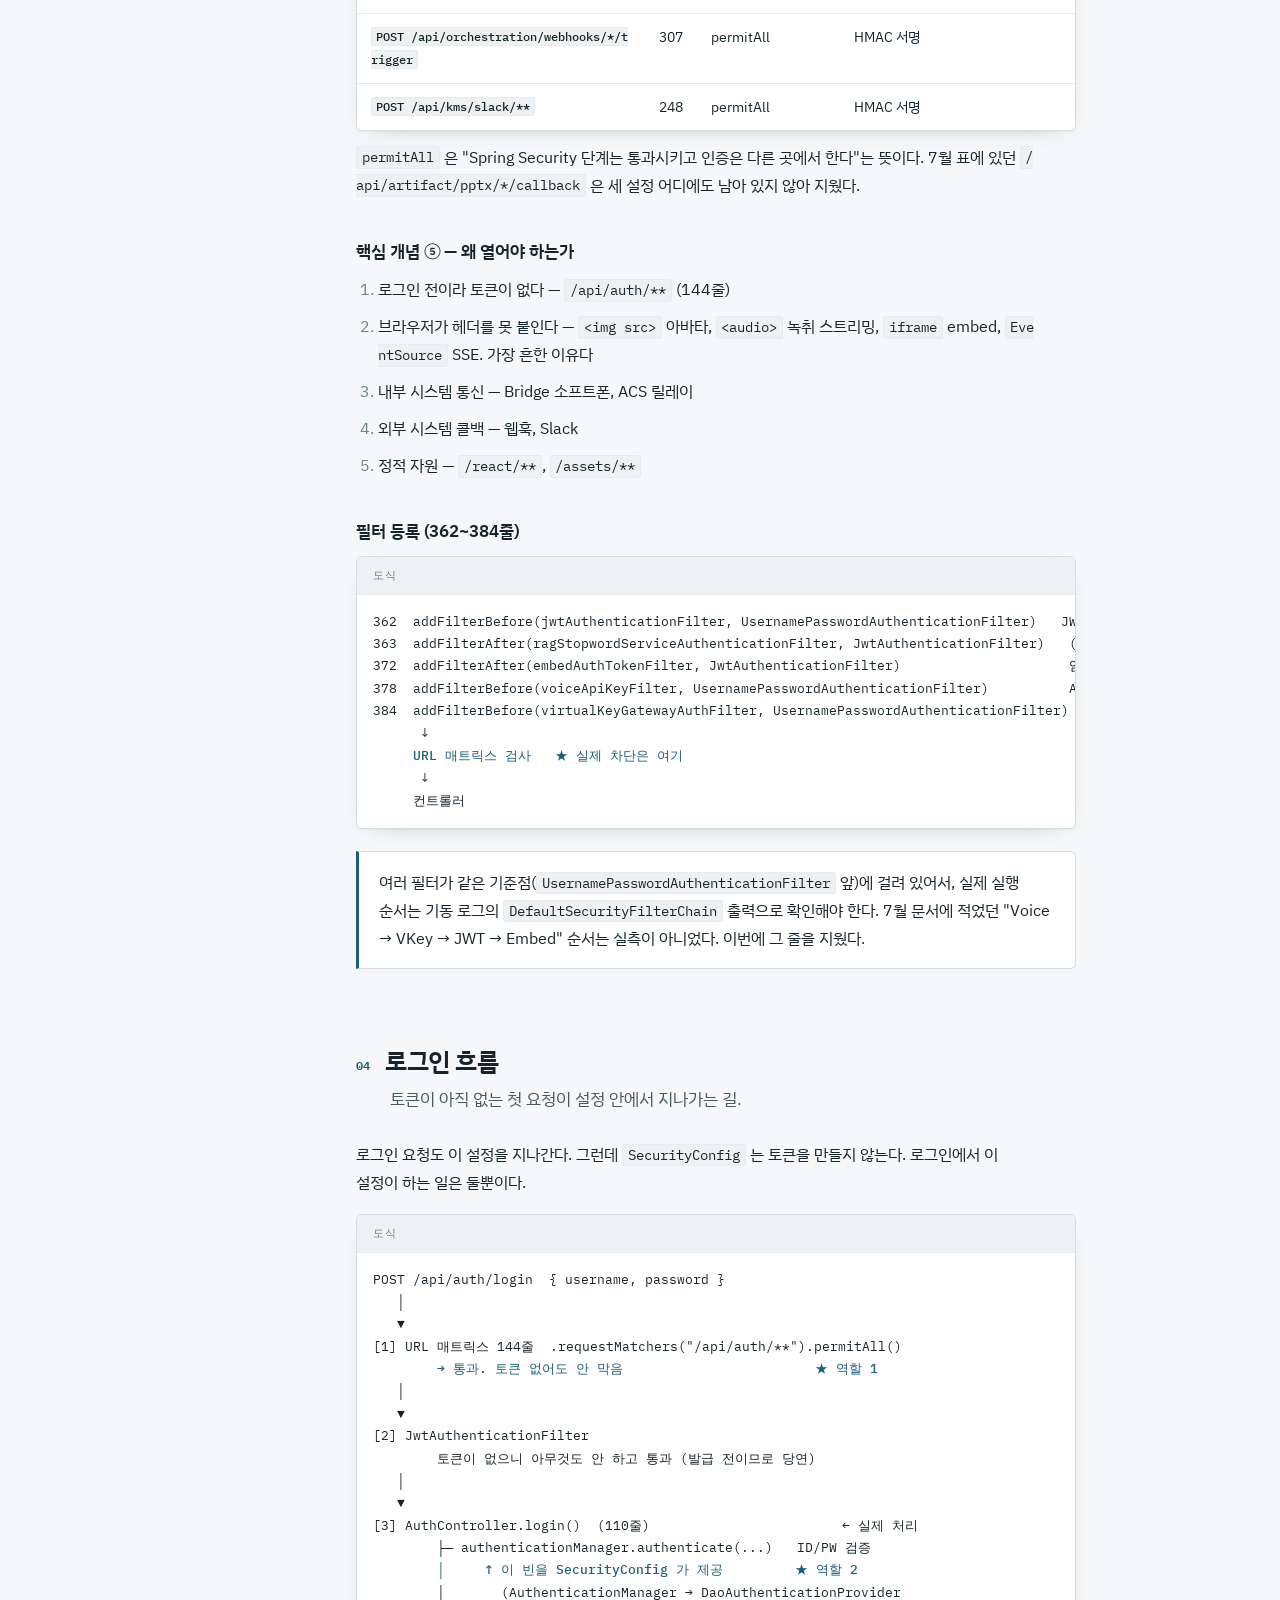
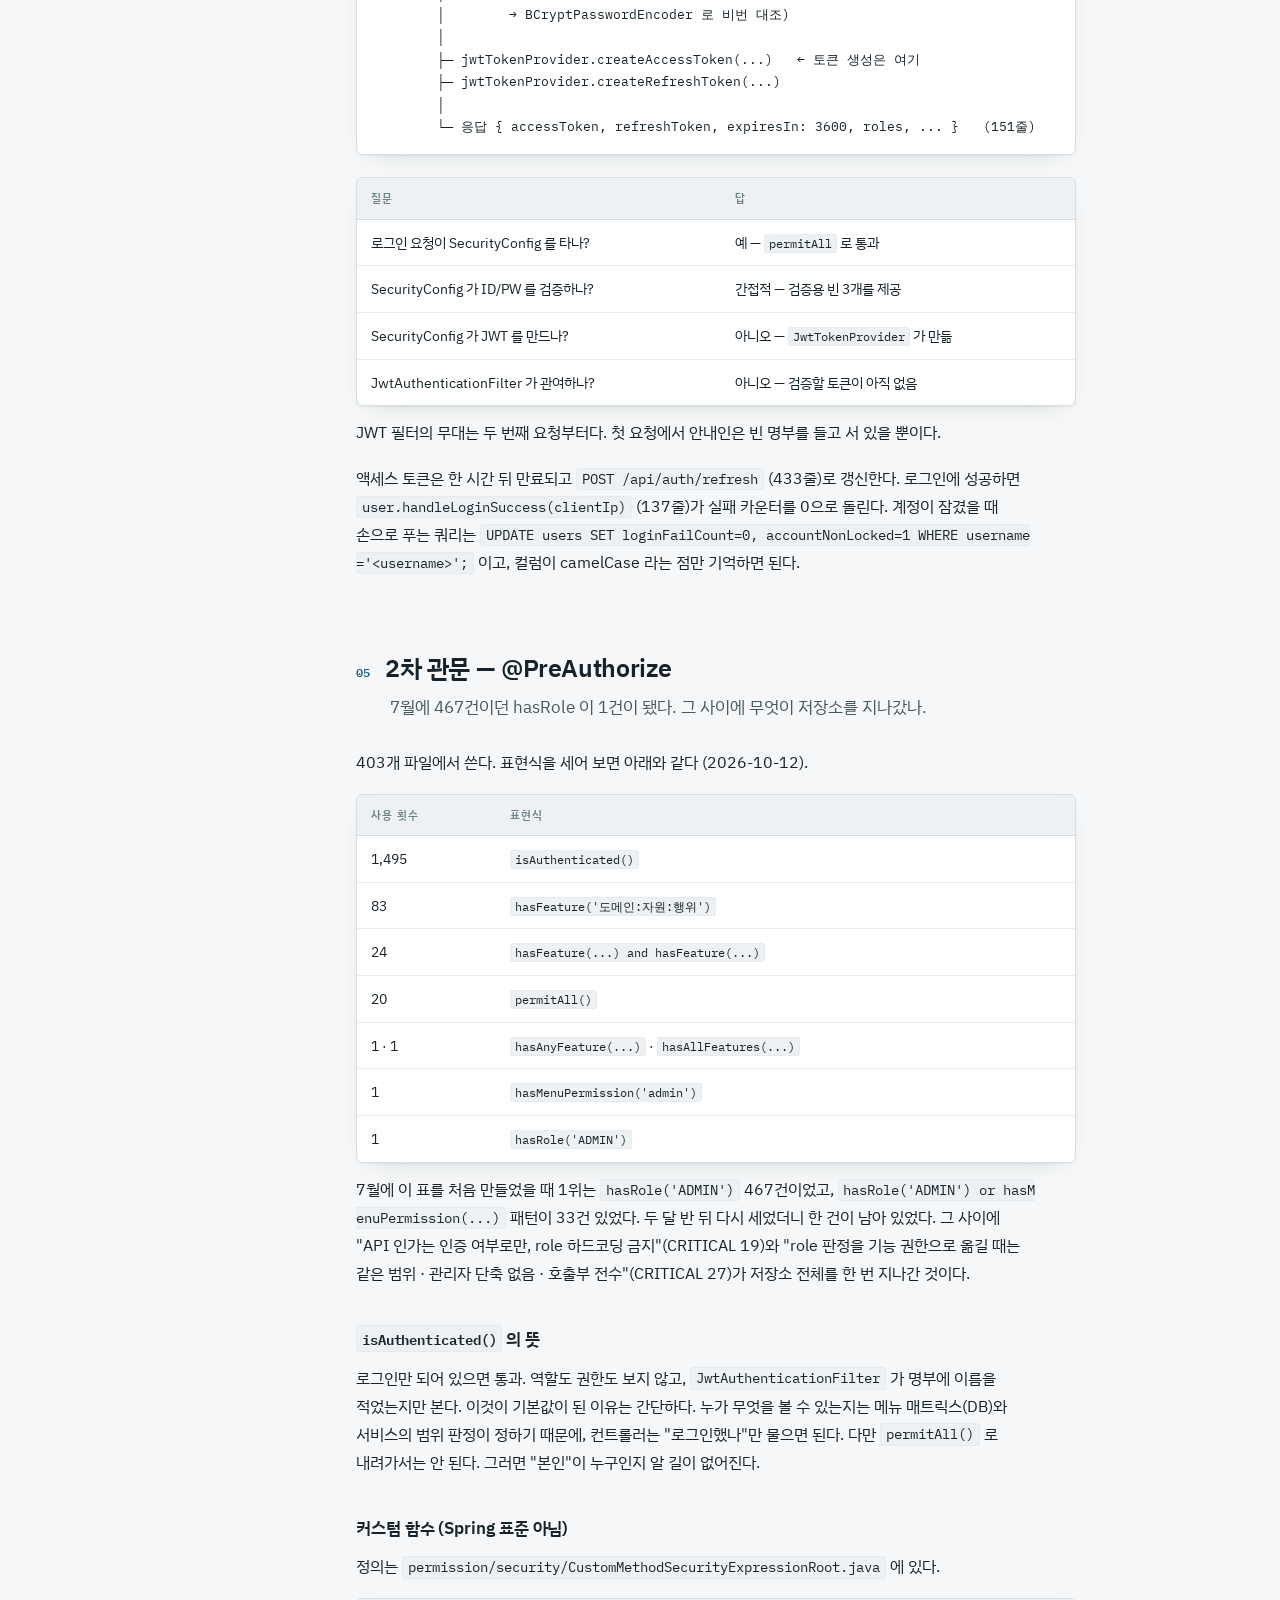
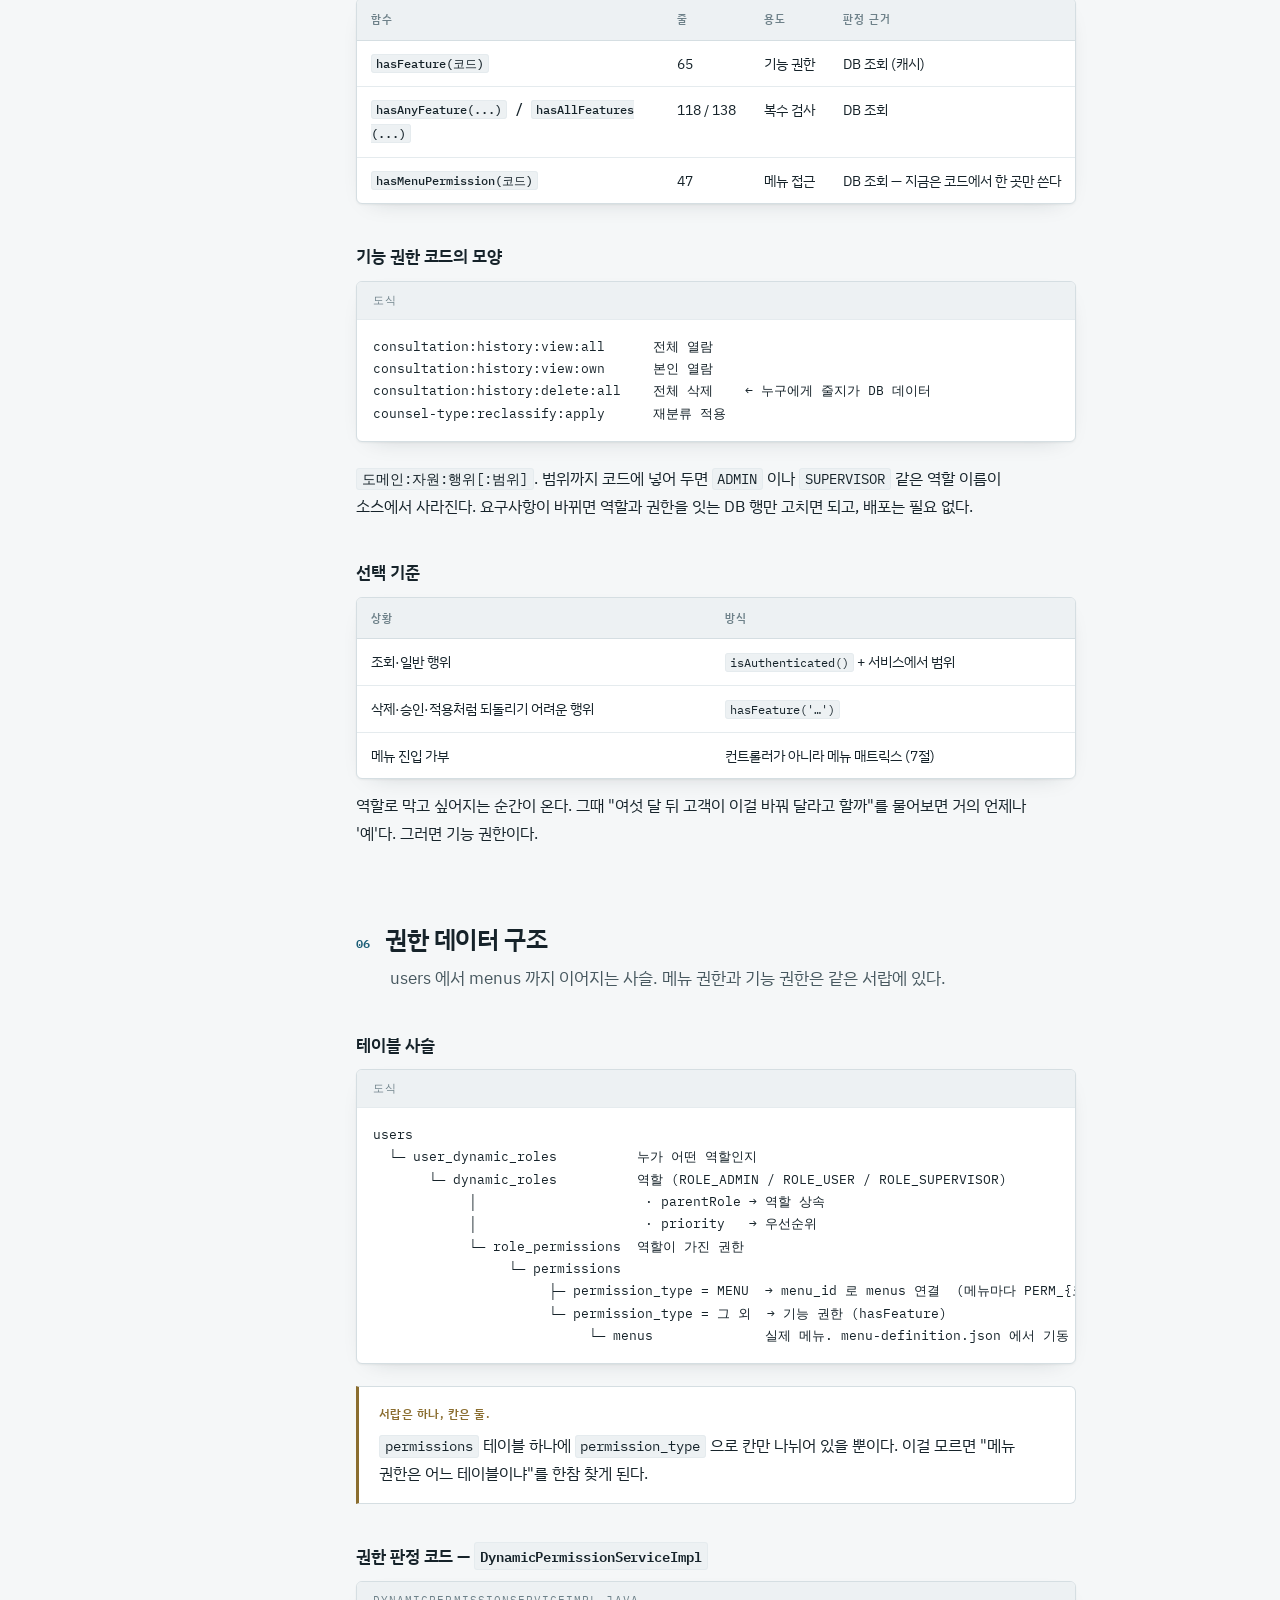
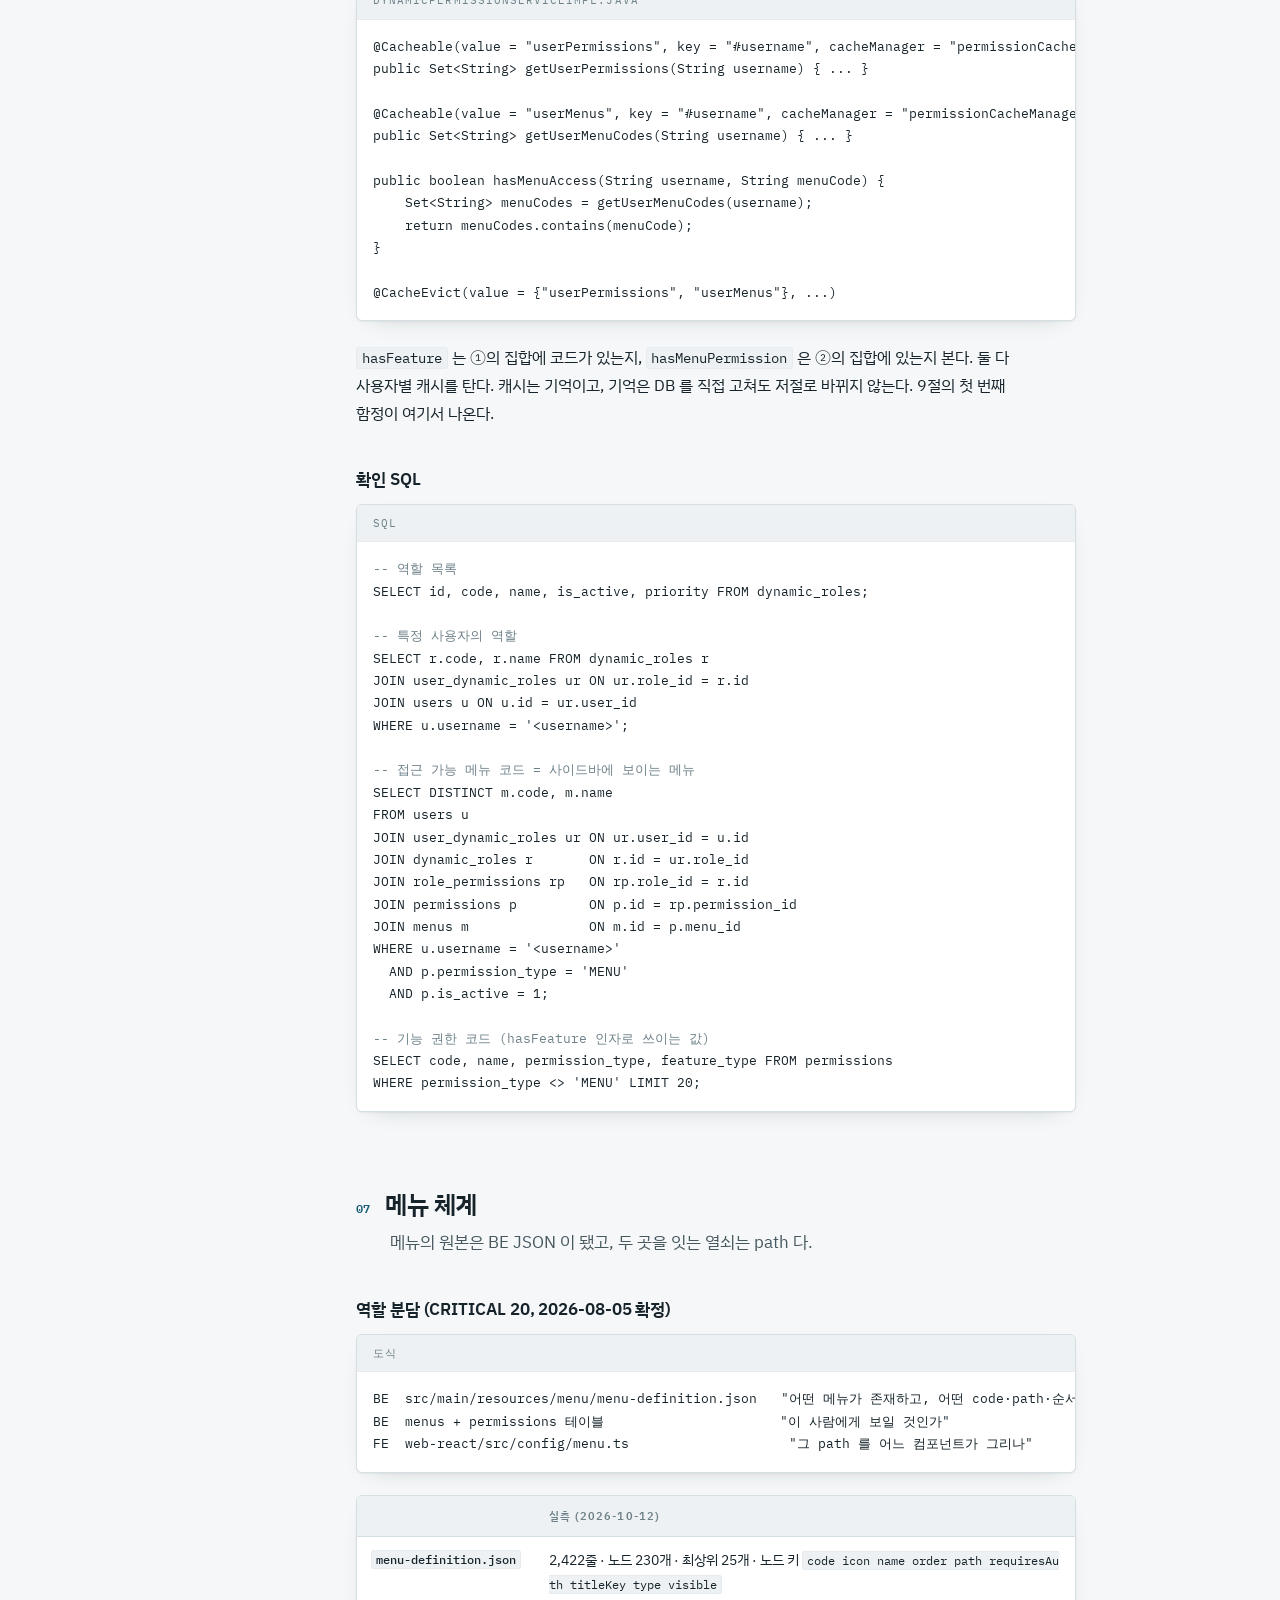
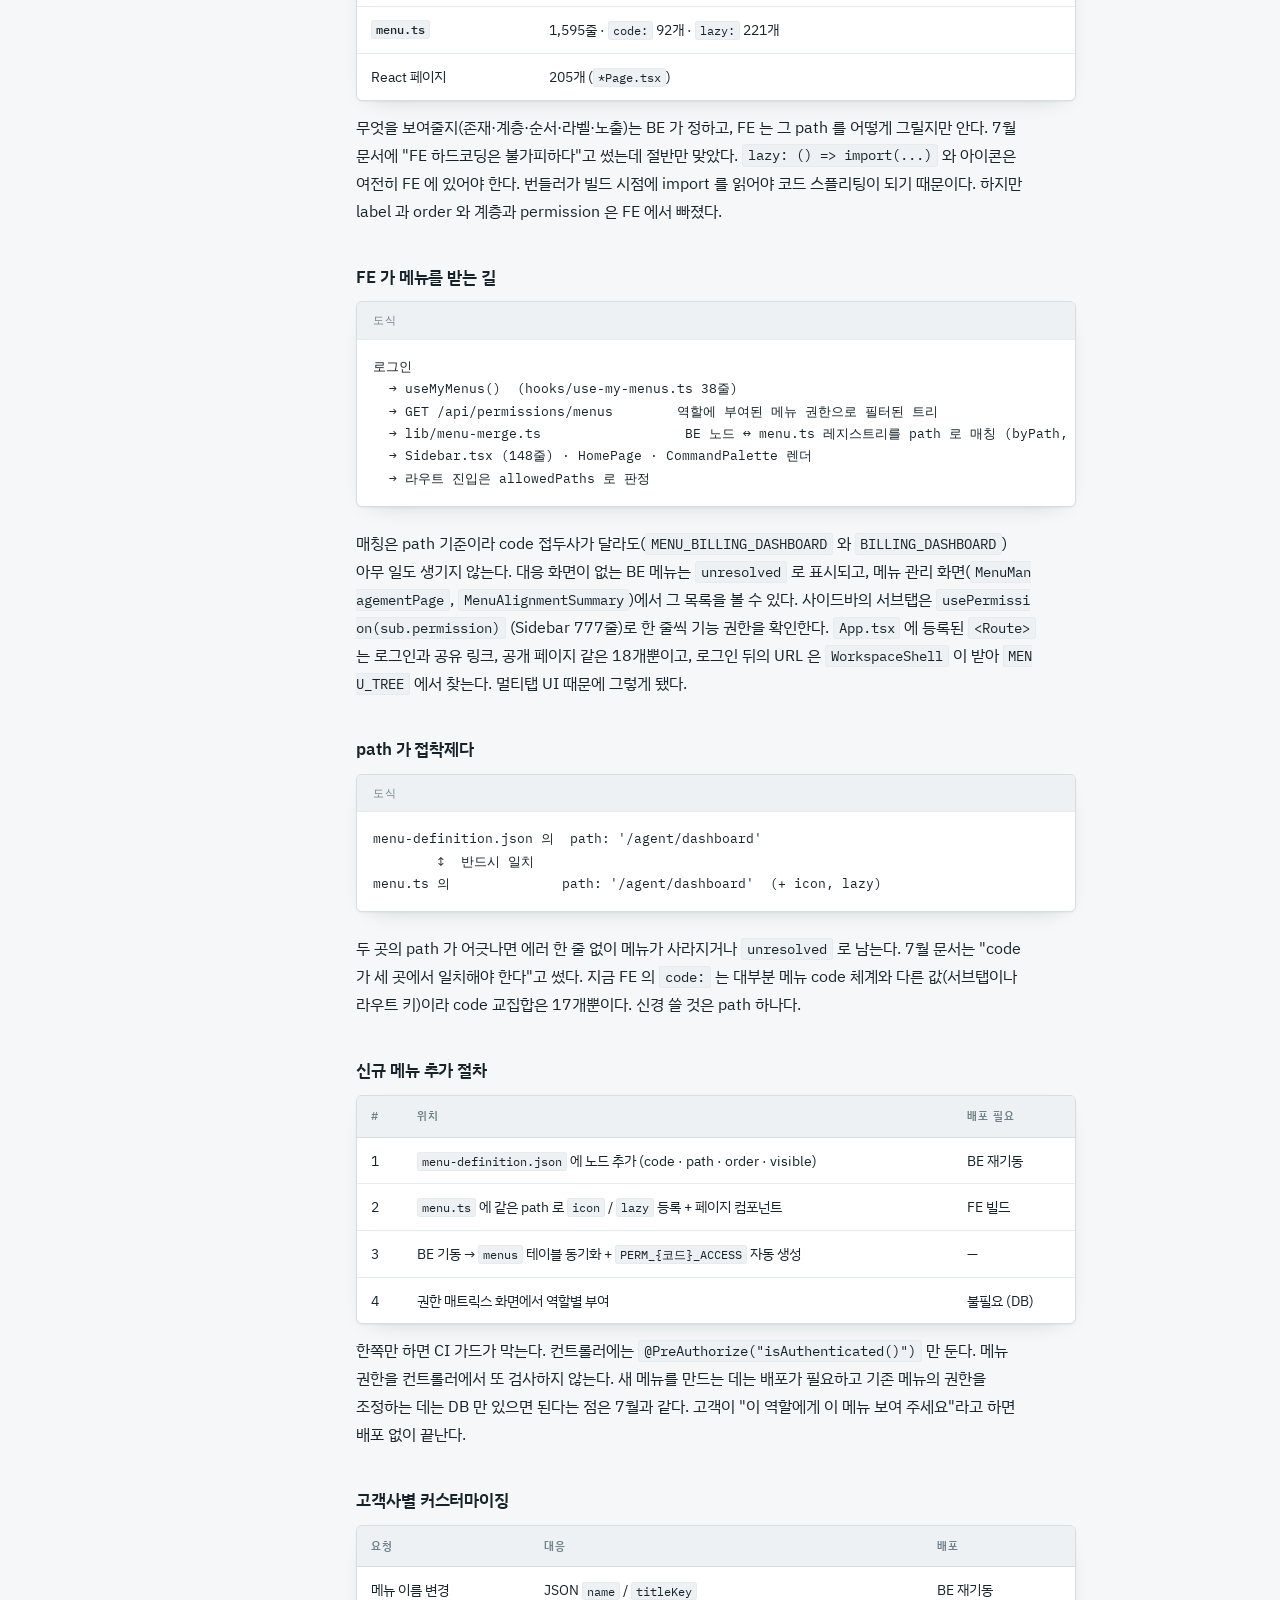
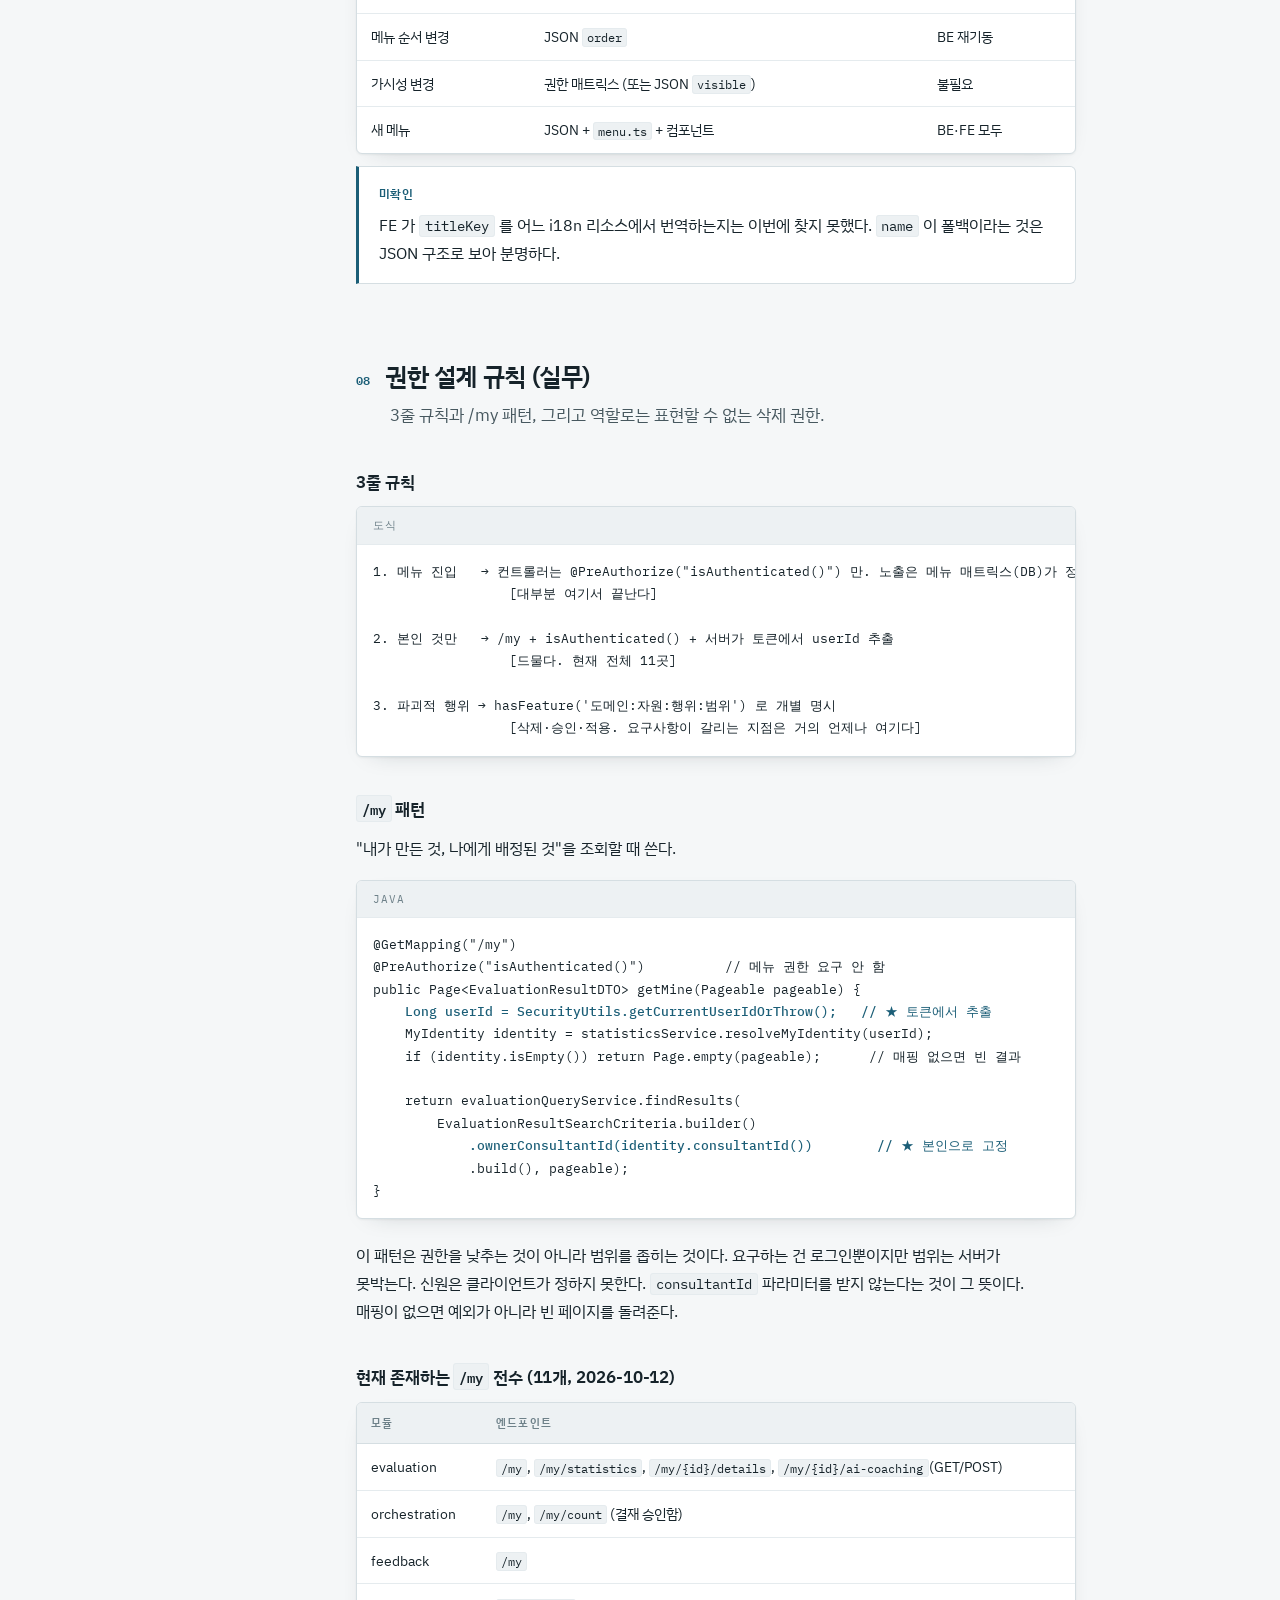
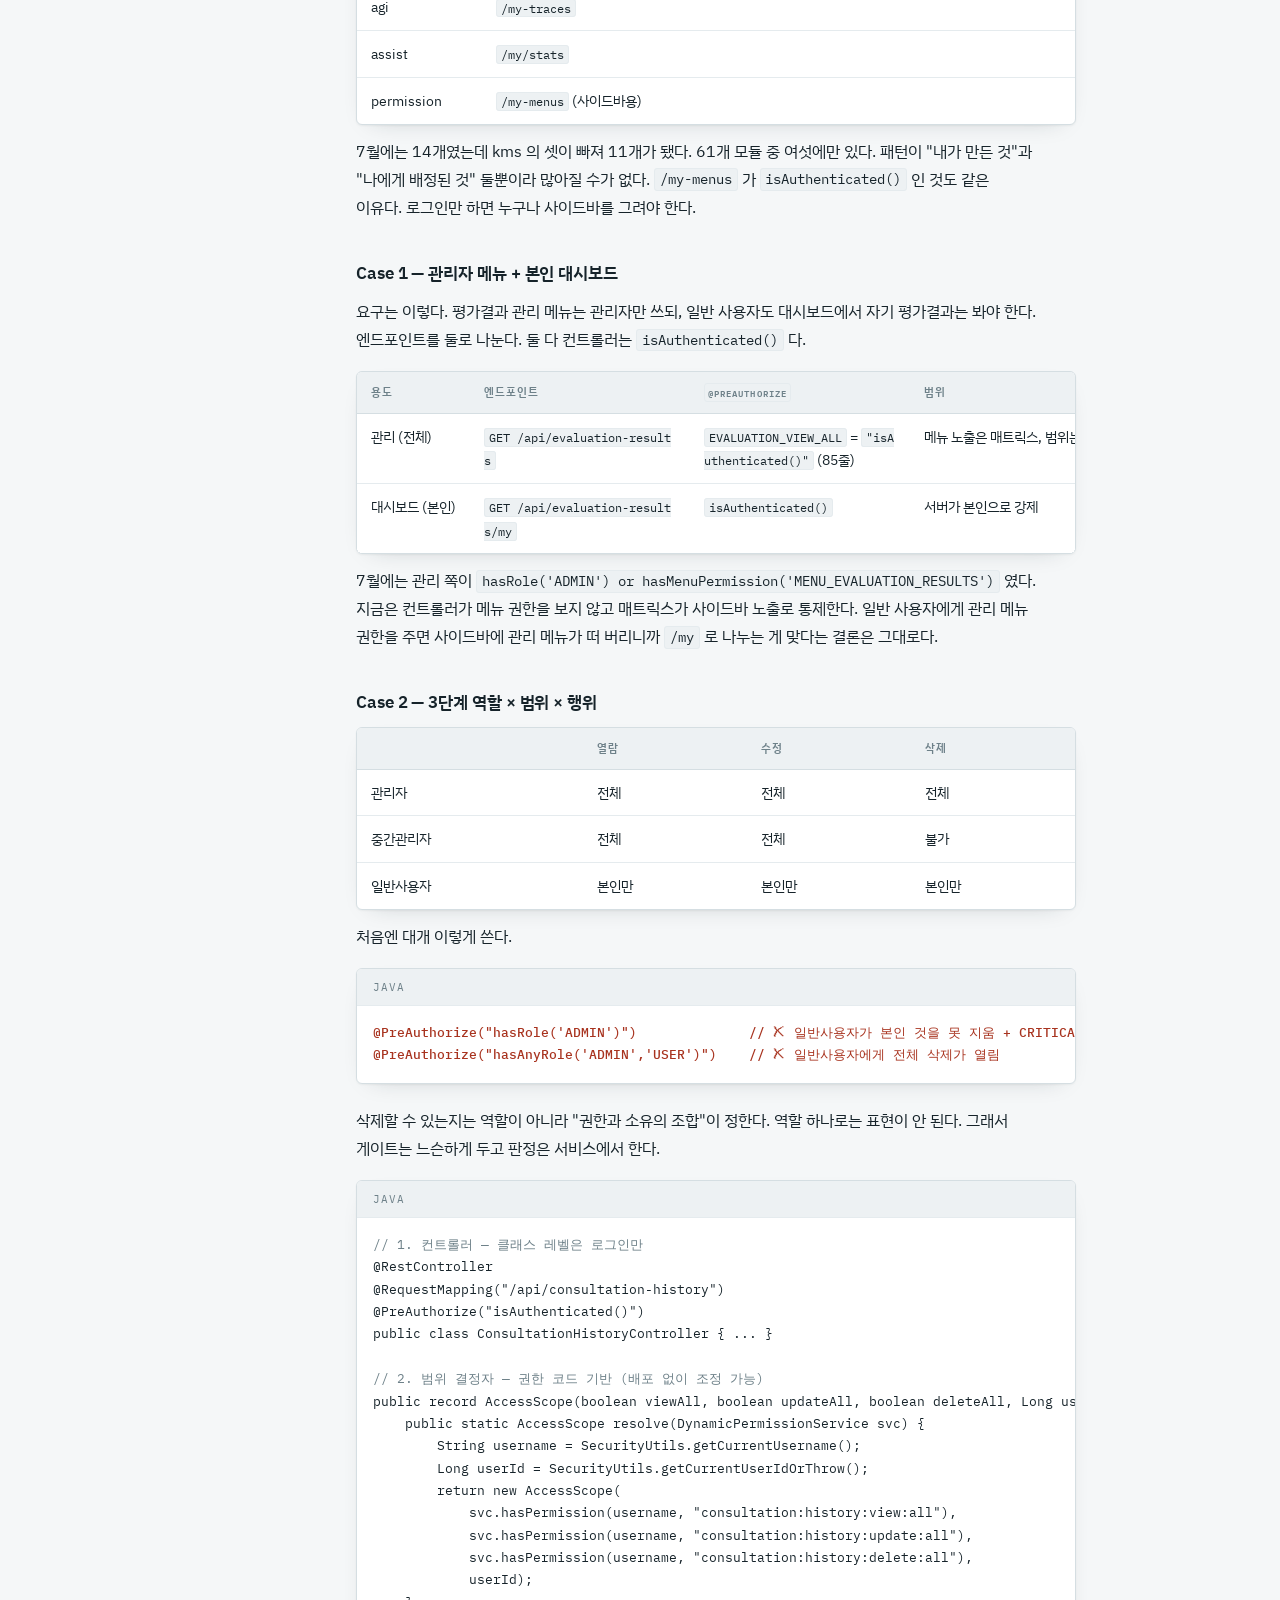
<file: advisor/auth-permission-menu.html>
<!DOCTYPE html>
<html lang="ko">
<head>
<meta charset="utf-8">
<meta name="viewport" content="width=device-width, initial-scale=1">
<meta name="description" content="요청 하나가 지나는 문 셋. 필터는 이름을 적고, URL 매트릭스가 막고, &#x27;자기 것만&#x27;은 서비스 코드가 맡는다. 401·403·안 보이는 메뉴가 그 셋으로 설명된다.">
<title>인증 · 권한 · 메뉴 체계</title>
<link rel="preconnect" href="https://fonts.googleapis.com">
<link rel="preconnect" href="https://fonts.gstatic.com" crossorigin>
<link rel="stylesheet" href="https://fonts.googleapis.com/css2?family=IBM+Plex+Mono:wght@400;500;600&family=IBM+Plex+Sans+KR:wght@300;400;500;600;700&display=swap">
<link rel="stylesheet" href="/assets/css/post.css">
</head>
<body>
<nav class="sitenav"><a href="/">← stay-stranger</a> <span class="sitenav-sep">/</span> <a href="/advisor/">어드바이저</a></nav>

<div class="shell">

  <nav class="toc" aria-label="목차">
    <p class="toc-label">목차</p>
    <ol>
      <li><a href="#s1">전체 그림</a></li>
      <li><a href="#s2">인증 — JwtAuthenticationFilter</a></li>
      <li><a href="#s3">1차 관문 — URL 매트릭스 (SecurityConfig)</a></li>
      <li><a href="#s4">로그인 흐름</a></li>
      <li><a href="#s5">2차 관문 — @PreAuthorize</a></li>
      <li><a href="#s6">권한 데이터 구조</a></li>
      <li><a href="#s7">메뉴 체계</a></li>
      <li><a href="#s8">권한 설계 규칙 (실무)</a></li>
      <li><a href="#s9">함정 모음</a></li>
      <li><a href="#s10">자가진단</a></li>
      <li><a href="#s11">파일 위치 요약</a></li>
    </ol>
  </nav>

  <main class="doc">

    <p class="eyebrow">Spring Security · 구조 해설 · 0단계</p>
    <h1>인증 · 권한 · 메뉴 체계</h1>
    <p class="standfirst">
      처음 이 저장소의 보안 설정을 열었을 때 나는 요청을 막는 코드를 찾고 있었다. 필터에는 그런 코드가 없었다. 필터는 이름을 적을 뿐이고, 막는 건 뒤에 선 문이고, <strong>'자기 것만'</strong>은 어떤 애너테이션도 말할 줄 몰라 서비스 코드가 맡는다. 이 셋을 따로 놓고 보면 401 과 403 과 안 보이는 메뉴가 전부 한 그림 안에 들어온다.
    </p>

    <div class="meta-strip">
      <span><b>작성</b> 2026-07-27</span>
      <span><b>재측정</b> 2026-10-12 · 커밋 f06317ca47</span>
      <span><b>범위</b> core/security · core/config · permission · web-react 메뉴</span>
    </div>

      <div class="note">
        <p class="note-title">갱신 요지</p>
        <p>7월 초판과 가장 크게 달라진 세 가지. <code>hasRole('ADMIN')</code> 467건이 1건이 됐고(CRITICAL 19 · 27), 메뉴의 원본이 BE <code>menu-definition.json</code> 으로 넘어가 FE 는 레지스트리만 갖게 됐으며(CRITICAL 20) 둘을 잇는 열쇠는 code 가 아니라 path 다. Vue 트랙은 삭제돼서 7절의 Vue 비교는 통째로 뺐다.</p>
      </div>

    <section id="s1">
      <h2><span class="num">01</span><span>전체 그림</span></h2>
      <p class="lede">문이 셋이다. 셋이 묻는 질문이 전부 다르다.</p>
      <p>요청 하나가 컨트롤러에 닿기까지 문을 셋 지난다. 성 하나에 문이 셋 있는 셈인데, 셋이 묻는 질문이 전부 다르다.</p>
      <div class="code">
        <div class="code-head">도식</div>
<pre>HTTP 요청
   │
   ▼
[필터] JwtAuthenticationFilter          "너 누구야?"  → 신원을 SecurityContext 에 채움
   │                                     ※ 여기서 차단하지 않는다
   ▼
[1차] SecurityConfig URL 매트릭스        "이 URL 호출해도 되나?"  → 실패 시 401/403
   │                                     ※ 컨트롤러 코드에 도달조차 못 함
   ▼
[2차] @PreAuthorize                      "이 기능 써도 되나?"     → 실패 시 403
   │
   ▼
[3차] 서비스 코드 (범위 제한)             "누구의 데이터까지?"     → 본인 것만 등
   │
   ▼
컨트롤러 / 서비스 본문</pre>
      </div>
      <div class="table-wrap">
        <table>
          <thead><tr><th>축</th><th>질문</th><th>판정 위치</th></tr></thead>
          <tbody>
            <tr><td>인증</td><td>누구인가</td><td><code>JwtAuthenticationFilter</code></td></tr>
            <tr><td>행위(Action)</td><td>무엇을 할 수 있나</td><td class="wrap"><code>@PreAuthorize</code> — 지금은 거의 전부 <code>isAuthenticated()</code>, 파괴적 행위만 <code>hasFeature()</code></td></tr>
            <tr><td>범위(Scope)</td><td>누구의 데이터에</td><td>서비스/쿼리 코드</td></tr>
          </tbody>
        </table>
      </div>
      <div class="note is-warn">
        <p class="note-title"><code>@PreAuthorize</code> 는 범위를 말할 줄 모른다.</p>
        <p>"수정할 수 있다"까지는 말해도 "자기 것만 수정할 수 있다"는 못 한다. 범위는 언제나 코드가 맡는다. 이 문장을 모르면 뒤의 8절이 전부 이상하게 읽힌다.</p>
      </div>
    </section>
    <section id="s2">
      <h2><span class="num">02</span><span>인증 — JwtAuthenticationFilter</span></h2>
      <p class="lede">이름을 적되 막지는 않는 필터. 401 과 403 이 갈리는 자리.</p>
      <p><code>core/security/JwtAuthenticationFilter.java</code>, 343줄. 모든 요청이 이 파일을 지나간다. 7월에는 102줄이었는데 그 사이 계정이 삭제되거나 영구 정지된 경우를 토큰 만료와 따로 다루는 판정이 들어왔고, ASYNC 디스패치에서 <code>SecurityContext</code> 를 정리하는 코드(94·119·233줄)가 붙었다. 뼈대는 그대로다.</p>
      <div class="code">
        <div class="code-head">도식</div>
<pre>① 토큰 추출 (resolveToken, 322줄)
     1순위: Authorization: Bearer &lt;토큰&gt;
     2순위: ?token=&lt;토큰&gt;                                   (331줄)
            단, URL 에 /stream 또는 /sse 포함 시에만 허용      (335줄)
            (EventSource API 가 커스텀 헤더를 못 보내기 때문)

② tokenProvider.validateToken(token)                       (129줄)

③ 통과 시 userDetailsService.loadUserByUsername() 으로 DB 에서 User 로드   (135줄)
     → SecurityContextHolder 에 인증 정보 저장

④ 사용자 로드 실패(삭제·영구 정지) → SecurityContext 를 비워 미인증 처리
     ※ 토큰 만료와 계정 회수를 구분한다 (126줄 주석) — 복원은 만료에만 허용

⑤ 토큰이 없거나 틀려도 여기서 막지 않는다 → filterChain.doFilter() 로 통과</pre>
      </div>
      <div class="note is-key">
        <p class="note-title">⑤가 이 파일의 성격이다.</p>
        <p>필터는 문지기가 아니라 명부를 든 안내인이다. 이름을 확인해 적어 둘 뿐이고, 들여보낼지는 뒤에 선 문이 정한다. 그 문이 URL 매트릭스다.</p>
      </div>
      <h3>401 과 403</h3>
      <div class="table-wrap">
        <table>
          <thead><tr><th>응답</th><th>의미</th><th>원인</th></tr></thead>
          <tbody>
            <tr><td>401 Unauthorized</td><td>신원 자체가 없음</td><td class="wrap">토큰 미첨부 / 만료 / 위조 → SecurityContext 가 비어 있음</td></tr>
            <tr><td>403 Forbidden</td><td>신원은 있으나 권한 부족</td><td>로그인은 했지만 기능 권한 미달</td></tr>
          </tbody>
        </table>
      </div>
      <p>401 이면 토큰 문제이고 403 이면 권한 문제다. 토큰을 분명히 보냈는데 401 이 온다면 대개 만료됐거나 <code>Bearer</code> 접두사가 빠진 것이다.</p>
    </section>
    <section id="s3">
      <h2><span class="num">03</span><span>1차 관문 — URL 매트릭스 (SecurityConfig)</span></h2>
      <p class="lede">파일이 셋이고 줄의 순서가 로직이다. 매트릭스를 읽는 다섯 가지 개념.</p>
      <h3>프로파일별로 파일이 셋이다</h3>
      <div class="table-wrap">
        <table>
          <thead><tr><th>파일</th><th>줄 수</th><th>적용 프로파일 (<code>@Profile</code>)</th></tr></thead>
          <tbody>
            <tr><td class="scope-name wrap"><code>core/config/LocalSecurityConfig.java</code></td><td>391</td><td class="wrap"><code>local</code>, <code>test</code>, <code>dev-test</code></td></tr>
            <tr><td class="scope-name wrap"><code>core/config/DevSecurityConfig.java</code></td><td>304</td><td><code>dev</code></td></tr>
            <tr><td class="scope-name wrap"><code>core/config/SecurityConfig.java</code></td><td>398</td><td><code>prod</code>, <code>naver</code></td></tr>
          </tbody>
        </table>
      </div>
      <p>자기 프로파일 것 하나만 본다. 아래 줄 번호는 전부 <code>LocalSecurityConfig</code> 기준이다.</p>
      <div class="note">
        <p>이 파일 41줄의 클래스 주석에는 "JWT 인증 없이 기본 인증만 제공"이라고 적혀 있다. 사실이 아니다. 108·111줄에서 JWT 필터를 만들고 362줄에서 체인에 붙인다. 주석이 코드보다 먼저 늙었다.</p>
      </div>
      <div class="note">
        <p>239줄 주석에 따르면 운영 환경이 local 프로파일로 구동된 이력이 있다. 이름만 Local 이지 운영에서도 돈다.</p>
      </div>
      <h3>핵심 개념 ① — 순서가 곧 로직 (first match wins)</h3>
      <p>규칙은 위에서 아래로 읽히고, 처음 맞는 규칙 하나만 적용된다. 그래서 줄의 순서가 곧 로직이다.</p>
      <div class="code">
        <div class="code-head">JAVA</div>
<pre>.requestMatchers(HttpMethod.POST, "/api/stt/message").permitAll()   // 177줄
.requestMatchers(HttpMethod.POST, "/api/stt/event").permitAll()     // 178줄
.requestMatchers("/api/stt/**").authenticated()                     // 179줄</pre>
      </div>
      <p><code>POST /api/stt/message</code> 는 177줄에서 걸려 인증 없이 들어가고, <code>GET /api/stt/events</code> 는 179줄에서 걸려 로그인을 요구받는다. 순서를 뒤집으면 179줄이 전부를 먼저 삼켜서 177줄은 영원히 차례가 오지 않는다. 좁은 규칙이 위, 넓은 규칙이 아래. 182·184줄의 actuator 도 같은 모양이다.</p>
      <div class="code">
        <div class="code-head">JAVA</div>
<pre>.requestMatchers("/actuator/health", "/actuator/health/**", "/actuator/info", "/actuator/prometheus").permitAll()  // 좁게 열고
.requestMatchers("/actuator/**").hasRole("ADMIN")                                                                   // 나머지 잠금</pre>
      </div>
      <h3>핵심 개념 ② — 종결어</h3>
      <div class="table-wrap">
        <table>
          <thead><tr><th>종결어</th><th>요구 조건</th><th>통과 대상</th><th>2026-10 사용 현황</th></tr></thead>
          <tbody>
            <tr><td class="scope-name"><code>permitAll()</code></td><td>없음</td><td>누구나 (비로그인 포함)</td><td>열어야 할 경로만</td></tr>
            <tr><td class="scope-name"><code>authenticated()</code></td><td>로그인</td><td>로그인한 전원</td><td>대부분</td></tr>
            <tr><td class="scope-name"><code>hasRole('ADMIN')</code></td><td>특정 역할</td><td>관리자만</td><td class="wrap"><code>/actuator/**</code> 한 곳 (Local 1 · Dev 1 · 운영 8건)</td></tr>
          </tbody>
        </table>
      </div>
      <p>API 경로에 <code>hasRole</code> 을 새로 쓰지 않는다. 인가는 인증 여부로만 하고, 세부 권한은 2차 관문의 <code>hasFeature</code> 와 서비스 범위로 내린다(CRITICAL 19).</p>
      <h3>핵심 개념 ③ — 기본은 잠금</h3>
      <div class="code">
        <div class="code-head">JAVA</div>
<pre>.anyRequest().authenticated()   // 357줄 — 마지막 그물</pre>
      </div>
      <p>위에서 안 걸린 요청은 전부 로그인을 요구받는다. 새 API 를 만들면 아무 설정 없이도 보호되고, 열고 싶을 때만 위에 한 줄을 더한다. 문은 기본으로 닫혀 있다.</p>
      <h3>핵심 개념 ④ — <code>permitAll</code> ≠ 무방비</h3>
      <p><code>permitAll</code> 목록만 보면 성벽에 구멍이 숭숭 뚫린 것 같다. 대부분은 다른 사람이 지키고 있다.</p>
      <div class="table-wrap">
        <table>
          <thead><tr><th>경로</th><th>줄</th><th>Spring Security</th><th>실제 방어</th></tr></thead>
          <tbody>
            <tr><td class="scope-name"><code>/api/v1/chat/**</code></td><td>324</td><td>permitAll</td><td class="wrap">VoiceApiKeyFilter (API Key)</td></tr>
            <tr><td class="scope-name"><code>POST /api/agent/register</code></td><td>228</td><td>permitAll</td><td class="wrap">AgentApiKeyFilter (API Key)</td></tr>
            <tr><td class="scope-name"><code>/ws-ssh</code></td><td>187</td><td>permitAll</td><td>핸들러가 쿼리파라미터 JWT 직접 검증</td></tr>
            <tr><td class="scope-name wrap"><code>POST /api/orchestration/webhooks/*/trigger</code></td><td>307</td><td>permitAll</td><td>HMAC 서명</td></tr>
            <tr><td class="scope-name"><code>POST /api/kms/slack/**</code></td><td>248</td><td>permitAll</td><td>HMAC 서명</td></tr>
          </tbody>
        </table>
      </div>
      <p><code>permitAll</code> 은 "Spring Security 단계는 통과시키고 인증은 다른 곳에서 한다"는 뜻이다. 7월 표에 있던 <code>/api/artifact/pptx/*/callback</code> 은 세 설정 어디에도 남아 있지 않아 지웠다.</p>
      <h3>핵심 개념 ⑤ — 왜 열어야 하는가</h3>
      <ol><li>로그인 전이라 토큰이 없다 — <code>/api/auth/**</code> (144줄)</li><li>브라우저가 헤더를 못 붙인다 — <code>&lt;img src&gt;</code> 아바타, <code>&lt;audio&gt;</code> 녹취 스트리밍, <code>iframe</code> embed, <code>EventSource</code> SSE. 가장 흔한 이유다</li><li>내부 시스템 통신 — Bridge 소프트폰, ACS 릴레이</li><li>외부 시스템 콜백 — 웹훅, Slack</li><li>정적 자원 — <code>/react/**</code>, <code>/assets/**</code></li></ol>
      <h3>필터 등록 (362~384줄)</h3>
      <div class="code">
        <div class="code-head">도식</div>
<pre>362  addFilterBefore(jwtAuthenticationFilter, UsernamePasswordAuthenticationFilter)   JWT 검증 → SecurityContext 채움
363  addFilterAfter(ragStopwordServiceAuthenticationFilter, JwtAuthenticationFilter)   (조건부)
372  addFilterAfter(embedAuthTokenFilter, JwtAuthenticationFilter)                     임베드 토큰 (조건부)
378  addFilterBefore(voiceApiKeyFilter, UsernamePasswordAuthenticationFilter)          API Key (/api/v1/chat/**)
384  addFilterBefore(virtualKeyGatewayAuthFilter, UsernamePasswordAuthenticationFilter) vkey 토큰 (조건부)
      ↓
<span class="c-acc">     URL 매트릭스 검사   ★ 실제 차단은 여기</span>
      ↓
     컨트롤러</pre>
      </div>
      <div class="note">
        <p>여러 필터가 같은 기준점(<code>UsernamePasswordAuthenticationFilter</code> 앞)에 걸려 있어서, 실제 실행 순서는 기동 로그의 <code>DefaultSecurityFilterChain</code> 출력으로 확인해야 한다. 7월 문서에 적었던 "Voice → VKey → JWT → Embed" 순서는 실측이 아니었다. 이번에 그 줄을 지웠다.</p>
      </div>
    </section>
    <section id="s4">
      <h2><span class="num">04</span><span>로그인 흐름</span></h2>
      <p class="lede">토큰이 아직 없는 첫 요청이 설정 안에서 지나가는 길.</p>
      <p>로그인 요청도 이 설정을 지나간다. 그런데 <code>SecurityConfig</code> 는 토큰을 만들지 않는다. 로그인에서 이 설정이 하는 일은 둘뿐이다.</p>
      <div class="code">
        <div class="code-head">도식</div>
<pre>POST /api/auth/login  { username, password }
   │
   ▼
[1] URL 매트릭스 144줄  .requestMatchers("/api/auth/**").permitAll()
<span class="c-acc">        → 통과. 토큰 없어도 안 막음                        ★ 역할 1</span>
   │
   ▼
[2] JwtAuthenticationFilter
        토큰이 없으니 아무것도 안 하고 통과 (발급 전이므로 당연)
   │
   ▼
[3] AuthController.login()  (110줄)                        ← 실제 처리
        ├─ authenticationManager.authenticate(...)   ID/PW 검증
<span class="c-acc">        │     ↑ 이 빈을 SecurityConfig 가 제공         ★ 역할 2</span>
        │       (AuthenticationManager → DaoAuthenticationProvider
        │        → BCryptPasswordEncoder 로 비번 대조)
        │
        ├─ jwtTokenProvider.createAccessToken(...)   ← 토큰 생성은 여기
        ├─ jwtTokenProvider.createRefreshToken(...)
        │
        └─ 응답 { accessToken, refreshToken, expiresIn: 3600, roles, ... }   (151줄)</pre>
      </div>
      <div class="table-wrap">
        <table>
          <thead><tr><th>질문</th><th>답</th></tr></thead>
          <tbody>
            <tr><td class="wrap">로그인 요청이 SecurityConfig 를 타나?</td><td>예 — <code>permitAll</code> 로 통과</td></tr>
            <tr><td class="wrap">SecurityConfig 가 ID/PW 를 검증하나?</td><td>간접적 — 검증용 빈 3개를 제공</td></tr>
            <tr><td class="wrap">SecurityConfig 가 JWT 를 만드나?</td><td class="wrap">아니오 — <code>JwtTokenProvider</code> 가 만듦</td></tr>
            <tr><td class="wrap">JwtAuthenticationFilter 가 관여하나?</td><td>아니오 — 검증할 토큰이 아직 없음</td></tr>
          </tbody>
        </table>
      </div>
      <p>JWT 필터의 무대는 두 번째 요청부터다. 첫 요청에서 안내인은 빈 명부를 들고 서 있을 뿐이다.</p>
      <p>액세스 토큰은 한 시간 뒤 만료되고 <code>POST /api/auth/refresh</code> (433줄)로 갱신한다. 로그인에 성공하면 <code>user.handleLoginSuccess(clientIp)</code> (137줄)가 실패 카운터를 0으로 돌린다. 계정이 잠겼을 때 손으로 푸는 쿼리는 <code>UPDATE users SET loginFailCount=0, accountNonLocked=1 WHERE username='&lt;username&gt;';</code> 이고, 컬럼이 camelCase 라는 점만 기억하면 된다.</p>
    </section>
    <section id="s5">
      <h2><span class="num">05</span><span>2차 관문 — @PreAuthorize</span></h2>
      <p class="lede">7월에 467건이던 hasRole 이 1건이 됐다. 그 사이에 무엇이 저장소를 지나갔나.</p>
      <p>403개 파일에서 쓴다. 표현식을 세어 보면 아래와 같다 (2026-10-12).</p>
      <div class="table-wrap">
        <table>
          <thead><tr><th>사용 횟수</th><th>표현식</th></tr></thead>
          <tbody>
            <tr><td>1,495</td><td><code>isAuthenticated()</code></td></tr>
            <tr><td>83</td><td><code>hasFeature('도메인:자원:행위')</code></td></tr>
            <tr><td>24</td><td class="wrap"><code>hasFeature(...) and hasFeature(...)</code></td></tr>
            <tr><td>20</td><td><code>permitAll()</code></td></tr>
            <tr><td>1 · 1</td><td class="wrap"><code>hasAnyFeature(...)</code> · <code>hasAllFeatures(...)</code></td></tr>
            <tr><td>1</td><td class="wrap"><code>hasMenuPermission('admin')</code></td></tr>
            <tr><td>1</td><td><code>hasRole('ADMIN')</code></td></tr>
          </tbody>
        </table>
      </div>
      <p>7월에 이 표를 처음 만들었을 때 1위는 <code>hasRole('ADMIN')</code> 467건이었고, <code>hasRole('ADMIN') or hasMenuPermission(...)</code> 패턴이 33건 있었다. 두 달 반 뒤 다시 세었더니 한 건이 남아 있었다. 그 사이에 "API 인가는 인증 여부로만, role 하드코딩 금지"(CRITICAL 19)와 "role 판정을 기능 권한으로 옮길 때는 같은 범위 · 관리자 단축 없음 · 호출부 전수"(CRITICAL 27)가 저장소 전체를 한 번 지나간 것이다.</p>
      <h3><code>isAuthenticated()</code> 의 뜻</h3>
      <p>로그인만 되어 있으면 통과. 역할도 권한도 보지 않고, <code>JwtAuthenticationFilter</code> 가 명부에 이름을 적었는지만 본다. 이것이 기본값이 된 이유는 간단하다. 누가 무엇을 볼 수 있는지는 메뉴 매트릭스(DB)와 서비스의 범위 판정이 정하기 때문에, 컨트롤러는 "로그인했나"만 물으면 된다. 다만 <code>permitAll()</code> 로 내려가서는 안 된다. 그러면 "본인"이 누구인지 알 길이 없어진다.</p>
      <h3>커스텀 함수 (Spring 표준 아님)</h3>
      <p>정의는 <code>permission/security/CustomMethodSecurityExpressionRoot.java</code> 에 있다.</p>
      <div class="table-wrap">
        <table>
          <thead><tr><th>함수</th><th>줄</th><th>용도</th><th>판정 근거</th></tr></thead>
          <tbody>
            <tr><td class="scope-name"><code>hasFeature(코드)</code></td><td>65</td><td>기능 권한</td><td>DB 조회 (캐시)</td></tr>
            <tr><td class="scope-name wrap"><code>hasAnyFeature(...)</code> / <code>hasAllFeatures(...)</code></td><td>118 / 138</td><td>복수 검사</td><td>DB 조회</td></tr>
            <tr><td class="scope-name"><code>hasMenuPermission(코드)</code></td><td>47</td><td>메뉴 접근</td><td>DB 조회 — 지금은 코드에서 한 곳만 쓴다</td></tr>
          </tbody>
        </table>
      </div>
      <h3>기능 권한 코드의 모양</h3>
      <div class="code">
        <div class="code-head">도식</div>
<pre>consultation:history:view:all      전체 열람
consultation:history:view:own      본인 열람
consultation:history:delete:all    전체 삭제    ← 누구에게 줄지가 DB 데이터
counsel-type:reclassify:apply      재분류 적용</pre>
      </div>
      <p><code>도메인:자원:행위[:범위]</code>. 범위까지 코드에 넣어 두면 <code>ADMIN</code> 이나 <code>SUPERVISOR</code> 같은 역할 이름이 소스에서 사라진다. 요구사항이 바뀌면 역할과 권한을 잇는 DB 행만 고치면 되고, 배포는 필요 없다.</p>
      <h3>선택 기준</h3>
      <div class="table-wrap">
        <table>
          <thead><tr><th>상황</th><th>방식</th></tr></thead>
          <tbody>
            <tr><td>조회·일반 행위</td><td class="wrap"><code>isAuthenticated()</code> + 서비스에서 범위</td></tr>
            <tr><td>삭제·승인·적용처럼 되돌리기 어려운 행위</td><td><code>hasFeature('…')</code></td></tr>
            <tr><td>메뉴 진입 가부</td><td>컨트롤러가 아니라 메뉴 매트릭스 (7절)</td></tr>
          </tbody>
        </table>
      </div>
      <p>역할로 막고 싶어지는 순간이 온다. 그때 "여섯 달 뒤 고객이 이걸 바꿔 달라고 할까"를 물어보면 거의 언제나 '예'다. 그러면 기능 권한이다.</p>
    </section>
    <section id="s6">
      <h2><span class="num">06</span><span>권한 데이터 구조</span></h2>
      <p class="lede">users 에서 menus 까지 이어지는 사슬. 메뉴 권한과 기능 권한은 같은 서랍에 있다.</p>
      <h3>테이블 사슬</h3>
      <div class="code">
        <div class="code-head">도식</div>
<pre>users
  └─ user_dynamic_roles          누가 어떤 역할인지
       └─ dynamic_roles          역할 (ROLE_ADMIN / ROLE_USER / ROLE_SUPERVISOR)
            │                     · parentRole → 역할 상속
            │                     · priority   → 우선순위
            └─ role_permissions  역할이 가진 권한
                 └─ permissions
                      ├─ permission_type = MENU  → menu_id 로 menus 연결  (메뉴마다 PERM_{코드}_ACCESS 자동 생성)
                      └─ permission_type = 그 외  → 기능 권한 (hasFeature)
                           └─ menus              실제 메뉴. menu-definition.json 에서 기동 시 동기화</pre>
      </div>
      <div class="note is-key">
        <p class="note-title">서랍은 하나, 칸은 둘.</p>
        <p><code>permissions</code> 테이블 하나에 <code>permission_type</code> 으로 칸만 나뉘어 있을 뿐이다. 이걸 모르면 "메뉴 권한은 어느 테이블이냐"를 한참 찾게 된다.</p>
      </div>
      <h3>권한 판정 코드 — <code>DynamicPermissionServiceImpl</code></h3>
      <div class="code">
        <div class="code-head">DynamicPermissionServiceImpl.java</div>
<pre>@Cacheable(value = "userPermissions", key = "#username", cacheManager = "permissionCacheManager")   // 44줄
public Set&lt;String&gt; getUserPermissions(String username) { ... }                                     // ① 전체 권한 코드

@Cacheable(value = "userMenus", key = "#username", cacheManager = "permissionCacheManager")         // 78줄
public Set&lt;String&gt; getUserMenuCodes(String username) { ... }                                       // ② MENU 타입만 → 메뉴 code

public boolean hasMenuAccess(String username, String menuCode) {                                   // 141줄
    Set&lt;String&gt; menuCodes = getUserMenuCodes(username);
    return menuCodes.contains(menuCode);                                                           // 단순 포함 검사
}

@CacheEvict(value = {"userPermissions", "userMenus"}, ...)                                         // 172 · 181줄</pre>
      </div>
      <p><code>hasFeature</code> 는 ①의 집합에 코드가 있는지, <code>hasMenuPermission</code> 은 ②의 집합에 있는지 본다. 둘 다 사용자별 캐시를 탄다. 캐시는 기억이고, 기억은 DB 를 직접 고쳐도 저절로 바뀌지 않는다. 9절의 첫 번째 함정이 여기서 나온다.</p>
      <h3>확인 SQL</h3>
      <div class="code">
        <div class="code-head">SQL</div>
<pre><span class="c-dim">-- 역할 목록</span>
SELECT id, code, name, is_active, priority FROM dynamic_roles;

<span class="c-dim">-- 특정 사용자의 역할</span>
SELECT r.code, r.name FROM dynamic_roles r
JOIN user_dynamic_roles ur ON ur.role_id = r.id
JOIN users u ON u.id = ur.user_id
WHERE u.username = '&lt;username&gt;';

<span class="c-dim">-- 접근 가능 메뉴 코드 = 사이드바에 보이는 메뉴</span>
SELECT DISTINCT m.code, m.name
FROM users u
JOIN user_dynamic_roles ur ON ur.user_id = u.id
JOIN dynamic_roles r       ON r.id = ur.role_id
JOIN role_permissions rp   ON rp.role_id = r.id
JOIN permissions p         ON p.id = rp.permission_id
JOIN menus m               ON m.id = p.menu_id
WHERE u.username = '&lt;username&gt;'
  AND p.permission_type = 'MENU'
  AND p.is_active = 1;

<span class="c-dim">-- 기능 권한 코드 (hasFeature 인자로 쓰이는 값)</span>
SELECT code, name, permission_type, feature_type FROM permissions
WHERE permission_type &lt;&gt; 'MENU' LIMIT 20;</pre>
      </div>
    </section>
    <section id="s7">
      <h2><span class="num">07</span><span>메뉴 체계</span></h2>
      <p class="lede">메뉴의 원본은 BE JSON 이 됐고, 두 곳을 잇는 열쇠는 path 다.</p>
      <h3>역할 분담 (CRITICAL 20, 2026-08-05 확정)</h3>
      <div class="code">
        <div class="code-head">도식</div>
<pre>BE  src/main/resources/menu/menu-definition.json   "어떤 메뉴가 존재하고, 어떤 code·path·순서·노출인가"   [SSOT]
BE  menus + permissions 테이블                      "이 사람에게 보일 것인가"                              [DB, 기동 시 JSON 과 동기화]
FE  web-react/src/config/menu.ts                    "그 path 를 어느 컴포넌트가 그리나"                      [구현 레지스트리]</pre>
      </div>
      <div class="table-wrap">
        <table>
          <thead><tr><th></th><th>실측 (2026-10-12)</th></tr></thead>
          <tbody>
            <tr><td class="scope-name"><code>menu-definition.json</code></td><td class="wrap">2,422줄 · 노드 230개 · 최상위 25개 · 노드 키 <code>code icon name order path requiresAuth titleKey type visible</code></td></tr>
            <tr><td class="scope-name"><code>menu.ts</code></td><td class="wrap">1,595줄 · <code>code:</code> 92개 · <code>lazy:</code> 221개</td></tr>
            <tr><td>React 페이지</td><td>205개 (<code>*Page.tsx</code>)</td></tr>
          </tbody>
        </table>
      </div>
      <p>무엇을 보여줄지(존재·계층·순서·라벨·노출)는 BE 가 정하고, FE 는 그 path 를 어떻게 그릴지만 안다. 7월 문서에 "FE 하드코딩은 불가피하다"고 썼는데 절반만 맞았다. <code>lazy: () =&gt; import(...)</code> 와 아이콘은 여전히 FE 에 있어야 한다. 번들러가 빌드 시점에 import 를 읽어야 코드 스플리팅이 되기 때문이다. 하지만 label 과 order 와 계층과 permission 은 FE 에서 빠졌다.</p>
      <h3>FE 가 메뉴를 받는 길</h3>
      <div class="code">
        <div class="code-head">도식</div>
<pre>로그인
  → useMyMenus()  (hooks/use-my-menus.ts 38줄)
  → GET /api/permissions/menus        역할에 부여된 메뉴 권한으로 필터된 트리
  → lib/menu-merge.ts                  BE 노드 ↔ menu.ts 레지스트리를 path 로 매칭 (byPath, 45~65줄)
  → Sidebar.tsx (148줄) · HomePage · CommandPalette 렌더
  → 라우트 진입은 allowedPaths 로 판정</pre>
      </div>
      <p>매칭은 path 기준이라 code 접두사가 달라도(<code>MENU_BILLING_DASHBOARD</code> 와 <code>BILLING_DASHBOARD</code>) 아무 일도 생기지 않는다. 대응 화면이 없는 BE 메뉴는 <code>unresolved</code> 로 표시되고, 메뉴 관리 화면(<code>MenuManagementPage</code>, <code>MenuAlignmentSummary</code>)에서 그 목록을 볼 수 있다. 사이드바의 서브탭은 <code>usePermission(sub.permission)</code> (Sidebar 777줄)로 한 줄씩 기능 권한을 확인한다. <code>App.tsx</code> 에 등록된 <code>&lt;Route&gt;</code> 는 로그인과 공유 링크, 공개 페이지 같은 18개뿐이고, 로그인 뒤의 URL 은 <code>WorkspaceShell</code> 이 받아 <code>MENU_TREE</code> 에서 찾는다. 멀티탭 UI 때문에 그렇게 됐다.</p>
      <h3>path 가 접착제다</h3>
      <div class="code">
        <div class="code-head">도식</div>
<pre>menu-definition.json 의  path: '/agent/dashboard'
        ↕  반드시 일치
menu.ts 의              path: '/agent/dashboard'  (+ icon, lazy)</pre>
      </div>
      <p>두 곳의 path 가 어긋나면 에러 한 줄 없이 메뉴가 사라지거나 <code>unresolved</code> 로 남는다. 7월 문서는 "code 가 세 곳에서 일치해야 한다"고 썼다. 지금 FE 의 <code>code:</code> 는 대부분 메뉴 code 체계와 다른 값(서브탭이나 라우트 키)이라 code 교집합은 17개뿐이다. 신경 쓸 것은 path 하나다.</p>
      <h3>신규 메뉴 추가 절차</h3>
      <div class="table-wrap">
        <table>
          <thead><tr><th>#</th><th>위치</th><th>배포 필요</th></tr></thead>
          <tbody>
            <tr><td>1</td><td class="wrap"><code>menu-definition.json</code> 에 노드 추가 (code · path · order · visible)</td><td>BE 재기동</td></tr>
            <tr><td>2</td><td class="wrap"><code>menu.ts</code> 에 같은 path 로 <code>icon</code> / <code>lazy</code> 등록 + 페이지 컴포넌트</td><td>FE 빌드</td></tr>
            <tr><td>3</td><td class="wrap">BE 기동 → <code>menus</code> 테이블 동기화 + <code>PERM_{코드}_ACCESS</code> 자동 생성</td><td>—</td></tr>
            <tr><td>4</td><td>권한 매트릭스 화면에서 역할별 부여</td><td>불필요 (DB)</td></tr>
          </tbody>
        </table>
      </div>
      <p>한쪽만 하면 CI 가드가 막는다. 컨트롤러에는 <code>@PreAuthorize("isAuthenticated()")</code> 만 둔다. 메뉴 권한을 컨트롤러에서 또 검사하지 않는다. 새 메뉴를 만드는 데는 배포가 필요하고 기존 메뉴의 권한을 조정하는 데는 DB 만 있으면 된다는 점은 7월과 같다. 고객이 "이 역할에게 이 메뉴 보여 주세요"라고 하면 배포 없이 끝난다.</p>
      <h3>고객사별 커스터마이징</h3>
      <div class="table-wrap">
        <table>
          <thead><tr><th>요청</th><th>대응</th><th>배포</th></tr></thead>
          <tbody>
            <tr><td>메뉴 이름 변경</td><td>JSON <code>name</code> / <code>titleKey</code></td><td>BE 재기동</td></tr>
            <tr><td>메뉴 순서 변경</td><td>JSON <code>order</code></td><td>BE 재기동</td></tr>
            <tr><td>가시성 변경</td><td class="wrap">권한 매트릭스 (또는 JSON <code>visible</code>)</td><td>불필요</td></tr>
            <tr><td>새 메뉴</td><td>JSON + <code>menu.ts</code> + 컴포넌트</td><td>BE·FE 모두</td></tr>
          </tbody>
        </table>
      </div>
      <div class="note">
        <p class="note-title">미확인</p>
        <p>FE 가 <code>titleKey</code> 를 어느 i18n 리소스에서 번역하는지는 이번에 찾지 못했다. <code>name</code> 이 폴백이라는 것은 JSON 구조로 보아 분명하다.</p>
      </div>
    </section>
    <section id="s8">
      <h2><span class="num">08</span><span>권한 설계 규칙 (실무)</span></h2>
      <p class="lede">3줄 규칙과 /my 패턴, 그리고 역할로는 표현할 수 없는 삭제 권한.</p>
      <h3>3줄 규칙</h3>
      <div class="code">
        <div class="code-head">도식</div>
<pre>1. 메뉴 진입   → 컨트롤러는 @PreAuthorize("isAuthenticated()") 만. 노출은 메뉴 매트릭스(DB)가 정한다
                 [대부분 여기서 끝난다]

2. 본인 것만   → /my + isAuthenticated() + 서버가 토큰에서 userId 추출
                 [드물다. 현재 전체 11곳]

3. 파괴적 행위 → hasFeature('도메인:자원:행위:범위') 로 개별 명시
                 [삭제·승인·적용. 요구사항이 갈리는 지점은 거의 언제나 여기다]</pre>
      </div>
      <h3><code>/my</code> 패턴</h3>
      <p>"내가 만든 것, 나에게 배정된 것"을 조회할 때 쓴다.</p>
      <div class="code">
        <div class="code-head">JAVA</div>
<pre>@GetMapping("/my")
@PreAuthorize("isAuthenticated()")          // 메뉴 권한 요구 안 함
public Page&lt;EvaluationResultDTO&gt; getMine(Pageable pageable) {
<span class="c-acc">    Long userId = SecurityUtils.getCurrentUserIdOrThrow();   // ★ 토큰에서 추출</span>
    MyIdentity identity = statisticsService.resolveMyIdentity(userId);
    if (identity.isEmpty()) return Page.empty(pageable);      // 매핑 없으면 빈 결과

    return evaluationQueryService.findResults(
        EvaluationResultSearchCriteria.builder()
<span class="c-acc">            .ownerConsultantId(identity.consultantId())        // ★ 본인으로 고정</span>
            .build(), pageable);
}</pre>
      </div>
      <p>이 패턴은 권한을 낮추는 것이 아니라 범위를 좁히는 것이다. 요구하는 건 로그인뿐이지만 범위는 서버가 못박는다. 신원은 클라이언트가 정하지 못한다. <code>consultantId</code> 파라미터를 받지 않는다는 것이 그 뜻이다. 매핑이 없으면 예외가 아니라 빈 페이지를 돌려준다.</p>
      <h3>현재 존재하는 <code>/my</code> 전수 (11개, 2026-10-12)</h3>
      <div class="table-wrap">
        <table>
          <thead><tr><th>모듈</th><th>엔드포인트</th></tr></thead>
          <tbody>
            <tr><td>evaluation</td><td class="wrap"><code>/my</code>, <code>/my/statistics</code>, <code>/my/{id}/details</code>, <code>/my/{id}/ai-coaching</code>(GET/POST)</td></tr>
            <tr><td>orchestration</td><td class="wrap"><code>/my</code>, <code>/my/count</code> (결재 승인함)</td></tr>
            <tr><td>feedback</td><td><code>/my</code></td></tr>
            <tr><td>agi</td><td><code>/my-traces</code></td></tr>
            <tr><td>assist</td><td><code>/my/stats</code></td></tr>
            <tr><td>permission</td><td><code>/my-menus</code> (사이드바용)</td></tr>
          </tbody>
        </table>
      </div>
      <p>7월에는 14개였는데 kms 의 셋이 빠져 11개가 됐다. 61개 모듈 중 여섯에만 있다. 패턴이 "내가 만든 것"과 "나에게 배정된 것" 둘뿐이라 많아질 수가 없다. <code>/my-menus</code> 가 <code>isAuthenticated()</code> 인 것도 같은 이유다. 로그인만 하면 누구나 사이드바를 그려야 한다.</p>
      <h3>Case 1 — 관리자 메뉴 + 본인 대시보드</h3>
      <p>요구는 이렇다. 평가결과 관리 메뉴는 관리자만 쓰되, 일반 사용자도 대시보드에서 자기 평가결과는 봐야 한다. 엔드포인트를 둘로 나눈다. 둘 다 컨트롤러는 <code>isAuthenticated()</code> 다.</p>
      <div class="table-wrap">
        <table>
          <thead><tr><th>용도</th><th>엔드포인트</th><th><code>@PreAuthorize</code></th><th>범위</th></tr></thead>
          <tbody>
            <tr><td>관리 (전체)</td><td class="wrap"><code>GET /api/evaluation-results</code></td><td class="wrap"><code>EVALUATION_VIEW_ALL</code> = <code>"isAuthenticated()"</code> (85줄)</td><td>메뉴 노출은 매트릭스, 범위는 서비스</td></tr>
            <tr><td>대시보드 (본인)</td><td class="wrap"><code>GET /api/evaluation-results/my</code></td><td><code>isAuthenticated()</code></td><td>서버가 본인으로 강제</td></tr>
          </tbody>
        </table>
      </div>
      <p>7월에는 관리 쪽이 <code>hasRole('ADMIN') or hasMenuPermission('MENU_EVALUATION_RESULTS')</code> 였다. 지금은 컨트롤러가 메뉴 권한을 보지 않고 매트릭스가 사이드바 노출로 통제한다. 일반 사용자에게 관리 메뉴 권한을 주면 사이드바에 관리 메뉴가 떠 버리니까 <code>/my</code> 로 나누는 게 맞다는 결론은 그대로다.</p>
      <h3>Case 2 — 3단계 역할 × 범위 × 행위</h3>
      <div class="table-wrap">
        <table>
          <thead><tr><th></th><th>열람</th><th>수정</th><th>삭제</th></tr></thead>
          <tbody>
            <tr><td>관리자</td><td>전체</td><td>전체</td><td>전체</td></tr>
            <tr><td>중간관리자</td><td>전체</td><td>전체</td><td>불가</td></tr>
            <tr><td>일반사용자</td><td>본인만</td><td>본인만</td><td>본인만</td></tr>
          </tbody>
        </table>
      </div>
      <p>처음엔 대개 이렇게 쓴다.</p>
      <div class="code">
        <div class="code-head">JAVA</div>
<pre><span class="c-bad">@PreAuthorize("hasRole('ADMIN')")              // ✗ 일반사용자가 본인 것을 못 지움 + CRITICAL 19 위반</span>
<span class="c-bad">@PreAuthorize("hasAnyRole('ADMIN','USER')")    // ✗ 일반사용자에게 전체 삭제가 열림</span></pre>
      </div>
      <p>삭제할 수 있는지는 역할이 아니라 "권한과 소유의 조합"이 정한다. 역할 하나로는 표현이 안 된다. 그래서 게이트는 느슨하게 두고 판정은 서비스에서 한다.</p>
      <div class="code">
        <div class="code-head">JAVA</div>
<pre><span class="c-dim">// 1. 컨트롤러 — 클래스 레벨은 로그인만</span>
@RestController
@RequestMapping("/api/consultation-history")
@PreAuthorize("isAuthenticated()")
public class ConsultationHistoryController { ... }

<span class="c-dim">// 2. 범위 결정자 — 권한 코드 기반 (배포 없이 조정 가능)</span>
public record AccessScope(boolean viewAll, boolean updateAll, boolean deleteAll, Long userId) {
    public static AccessScope resolve(DynamicPermissionService svc) {
        String username = SecurityUtils.getCurrentUsername();
        Long userId = SecurityUtils.getCurrentUserIdOrThrow();
        return new AccessScope(
            svc.hasPermission(username, "consultation:history:view:all"),
            svc.hasPermission(username, "consultation:history:update:all"),
            svc.hasPermission(username, "consultation:history:delete:all"),
            userId);
    }
}

<span class="c-dim">// 3. 조회 — 범위를 쿼리에 강제 주입 (클라이언트 값 무시)</span>
@GetMapping
public Page&lt;HistoryDTO&gt; list(HistorySearchCriteria criteria, Pageable pageable) {
    AccessScope scope = AccessScope.resolve(permissionService);
<span class="c-acc">    if (!scope.viewAll()) criteria.setOwnerId(scope.userId());   // ★ 덮어쓰기</span>
    return historyService.search(criteria, pageable);
}

<span class="c-dim">// 4. 삭제 — 소유권 + 권한 조합</span>
@DeleteMapping("/{id}")
@PreAuthorize("hasAnyFeature('consultation:history:delete:own','consultation:history:delete:all')")
public void delete(@PathVariable Long id) {
    History target = historyService.findById(id);
    AccessScope scope = AccessScope.resolve(permissionService);
    if (!scope.deleteAll() &amp;&amp; !target.getOwnerId().equals(scope.userId())) {
        throw new PermissionDeniedException("삭제 권한이 없습니다");
    }
    historyService.delete(id);
}</pre>
      </div>
      <p>범위를 권한 코드에 넣으면 역할 이름이 코드에서 사라지고, 요구사항이 바뀔 때 DB 만 고치면 된다. CRITICAL 27 의 "같은 범위 · 관리자 단축 없음"이 이 코드의 다른 이름이다. 관리자라고 검사를 건너뛰는 분기를 두지 않는다.</p>
      <h3>절대 규칙 셋</h3>
      <p>신원은 언제나 토큰에서 꺼낸다. <code>SecurityUtils.getCurrentUserIdOrThrow()</code>. 클라이언트가 보낸 <code>userId</code> 는 관리자 전용 엔드포인트에서만 믿는다. <code>?userId=123</code> 자체가 나쁜 게 아니라, 일반 사용자도 부를 수 있는 곳에서 그 값을 믿는 것이 나쁘다.</p>
      <p>범위 필터는 검증하지 않고 덮어쓴다. <code>criteria.setOwnerId(...)</code>. 검증은 어딘가에서 빠뜨리게 되어 있고 덮어쓰기는 빠뜨리기 어렵다.</p>
      <p>목록과 단건의 실패 응답이 다르다. 목록은 빈 결과를, 단건은 403 이 아니라 404 를 준다. 403 을 주면 "그 ID 는 존재한다"는 사실이 새어 나가 ID 를 훑을 수 있게 된다. 실제 코드 주석에도 "타인 결과 — 존재 여부 노출 방지 (404)"라고 적혀 있다.</p>
      <h3>SSOT 유지</h3>
      <p>범위 판정은 유틸 하나에 두고 모든 엔드포인트가 그것을 지나가게 한다. 엔드포인트마다 따로 판정하면 반드시 한 곳이 빠진다. <code>evaluation/util/MyEvaluationScope.owns(identity, result)</code> 가 그 예인데, <code>/my</code> 계열 네 곳이 전부 이 메서드를 부른다.</p>
    </section>
    <section id="s9">
      <h2><span class="num">09</span><span>함정 모음</span></h2>
      <p class="lede">에러 없이 실패하는 자리 아홉.</p>
      <div class="table-wrap">
        <table>
          <thead><tr><th>#</th><th>함정</th><th>대응</th></tr></thead>
          <tbody>
            <tr><td>1</td><td class="wrap">권한 캐시 — DB 를 직접 UPDATE 하면 반영 안 됨</td><td class="wrap"><code>userPermissions</code>/<code>userMenus</code> 캐시(44·78줄). 권한 관리 화면을 통해 변경(172·181줄 <code>@CacheEvict</code>)하거나 재로그인</td></tr>
            <tr><td>2</td><td class="wrap">path 불일치 (<code>menu-definition.json</code> ↔ <code>menu.ts</code>)</td><td class="wrap">조용히 실패. 메뉴가 안 보이거나 <code>unresolved</code>. 신규 메뉴 사고의 대부분</td></tr>
            <tr><td>3</td><td class="wrap"><code>@EnableMethodSecurity(prePostEnabled=true)</code> 누락</td><td class="wrap"><code>@PreAuthorize</code> 가 에러 없이 무시됨 (보안 설정 3개 + <code>PermissionSecurityConfig</code> 에 있음)</td></tr>
            <tr><td>4</td><td><code>dynamic_roles</code> 시드 누락</td><td class="wrap">새 DB 구축 시 id=1/2/3 필요. <code>aws-deploy/README.md</code> 가 가리키는 <code>seed_dynamic_roles.sql</code> 은 저장소에 없다 — 빈 DB 로 Flyway 전수 적용을 먼저 검증할 것</td></tr>
            <tr><td>5</td><td>매트릭스 규칙 순서</td><td>넓은 규칙을 위에 두면 아래 규칙이 죽는다</td></tr>
            <tr><td>6</td><td>낡은 주석</td><td class="wrap"><code>LocalSecurityConfig</code> 41줄 주석("JWT 인증 없이")은 사실이 아니다</td></tr>
            <tr><td>7</td><td>FE 기능 권한 갱신 시점</td><td class="wrap">로그인 시 <code>permissionService.me()</code> 로 <code>permissions</code> 를 채운다(<code>stores/auth.ts</code> 44줄) → 세션 중 권한 변경은 재로그인 필요</td></tr>
            <tr><td>8</td><td>메뉴 변경 후 BE 재시작</td><td class="wrap"><code>menu-definition.json</code> → <code>menus</code> 테이블 동기화가 기동 시 수행됨</td></tr>
            <tr><td>9</td><td><code>hasRole</code> 신규 추가</td><td class="wrap">리뷰·CI 에서 차단된다(CRITICAL 19). <code>hasFeature</code> 로 쓴다</td></tr>
          </tbody>
        </table>
      </div>
    </section>
    <section id="s10">
      <h2><span class="num">10</span><span>자가진단</span></h2>
      <p class="lede">열 문항.</p>
      <ol><li>401 과 403 은 각각 무엇이 문제인가?</li><li><code>JwtAuthenticationFilter</code> 는 왜 토큰이 틀려도 요청을 통과시키는가?</li><li><code>/api/stt/message</code> 가 <code>permitAll</code> 인데 왜 안전한가?</li><li><code>hasFeature('x:y:delete:all')</code> 은 매 요청 DB 를 조회하는가? 권한을 DB 에서 바꾸면 언제 반영되나?</li><li>일반 사용자가 본인 평가결과를 보게 하려면 메뉴 권한을 줘야 하는가?</li><li><code>?userId=123</code> 파라미터는 언제 안전하고 언제 위험한가?</li><li>단건 조회에서 타인 데이터일 때 403 이 아니라 404 를 주는 이유는?</li><li>고객이 "중간관리자에게 삭제 권한 주세요" 라고 하면 배포가 필요한가?</li><li>메뉴 이름만 바꾸려면 어디를 고치고, 무엇을 재기동하나?</li><li><code>menu.ts</code> 를 완전히 없애지 못하는 근본 이유는?</li></ol>
    </section>
    <section id="s11">
      <h2><span class="num">11</span><span>파일 위치 요약</span></h2>
      <p class="lede">관심사별로 열어야 할 파일.</p>
      <div class="table-wrap">
        <table>
          <thead><tr><th>관심사</th><th>파일</th></tr></thead>
          <tbody>
            <tr><td>JWT 검증</td><td class="wrap"><code>core/security/JwtAuthenticationFilter.java</code> (343줄)</td></tr>
            <tr><td>토큰 생성</td><td class="wrap"><code>core/security/JwtTokenProvider.java</code> (376줄)</td></tr>
            <tr><td class="wrap">URL 매트릭스 (local·test·dev-test)</td><td class="wrap"><code>core/config/LocalSecurityConfig.java</code> (391줄)</td></tr>
            <tr><td>URL 매트릭스 (dev)</td><td class="wrap"><code>core/config/DevSecurityConfig.java</code> (304줄)</td></tr>
            <tr><td>URL 매트릭스 (prod·naver)</td><td class="wrap"><code>core/config/SecurityConfig.java</code> (398줄)</td></tr>
            <tr><td>로그인 API</td><td class="wrap"><code>auth/controller/AuthController.java</code> (<code>/api/auth/login</code> 110줄)</td></tr>
            <tr><td>사용자 로드</td><td class="wrap"><code>auth/service/CustomUserDetailsService.java</code></td></tr>
            <tr><td>커스텀 권한 함수</td><td class="wrap"><code>permission/security/CustomMethodSecurityExpressionRoot.java</code></td></tr>
            <tr><td>권한 판정·캐시</td><td class="wrap"><code>permission/service/impl/DynamicPermissionServiceImpl.java</code></td></tr>
            <tr><td>메뉴 권한 자동 생성</td><td class="wrap"><code>permission/service/impl/DynamicRoleServiceImpl.java</code> (<code>PERM_…_ACCESS</code>)</td></tr>
            <tr><td>내 메뉴 API</td><td class="wrap"><code>permission/controller/UserMenuController.java</code> (<code>/my-menus</code> 52줄)</td></tr>
            <tr><td>신원 유틸</td><td class="wrap"><code>core/util/SecurityUtils.java</code></td></tr>
            <tr><td>메뉴 SSOT</td><td class="wrap"><code>src/main/resources/menu/menu-definition.json</code> (2,422줄)</td></tr>
            <tr><td>React 메뉴 레지스트리</td><td class="wrap"><code>web-react/src/config/menu.ts</code> (1,595줄)</td></tr>
            <tr><td>React 메뉴 수신·병합</td><td class="wrap"><code>web-react/src/hooks/use-my-menus.ts</code> · <code>web-react/src/lib/menu-merge.ts</code></td></tr>
            <tr><td>React 기능 권한 훅</td><td class="wrap"><code>web-react/src/lib/use-permission.ts</code></td></tr>
            <tr><td>React 사이드바</td><td class="wrap"><code>web-react/src/components/layout/Sidebar.tsx</code></td></tr>
            <tr><td>현재 규칙 원문</td><td class="wrap"><code>.claude/rules/security-authz-menu.md</code> (CRITICAL 9 · 19 · 20 · 27)</td></tr>
          </tbody>
        </table>
      </div>
    </section>

    <hr class="rule">

    <div class="closing">
      <h2><span class="num">■</span><span>기억할 것</span></h2>
      <ol>
        <li><strong>필터는 적고, 매트릭스가 막는다.</strong> 401 이면 토큰 문제, 403 이면 권한 문제다.</li>
        <li><strong>API 인가는 인증 여부로만 한다.</strong> hasRole 은 한 건 남았다. 되돌리기 어려운 행위는 hasFeature, 범위는 서비스, 메뉴 노출은 매트릭스.</li>
        <li><strong>@PreAuthorize 는 범위를 말할 줄 모른다.</strong> &#x27;자기 것만&#x27;은 서비스 코드가 토큰에서 신원을 꺼내 덮어쓴다.</li>
        <li><strong>path 가 접착제다.</strong> menu-definition.json 과 menu.ts 의 path 가 어긋나면 에러 없이 메뉴가 사라진다.</li>
        <li><strong>단건은 403 이 아니라 404 다.</strong> 존재 여부를 흘리지 않는다.</li>
      </ol>
    </div>

    <div class="note">
      <p class="note-title">시리즈</p>
      <p><a href="/advisor/">목차</a> · 이전: <a href="/advisor/study-guide.html">학습 가이드</a> · 다음: <a href="/advisor/stt-module.html">stt 모듈</a></p>
    </div>

  </main>
</div>

</body>
</html>
</file>
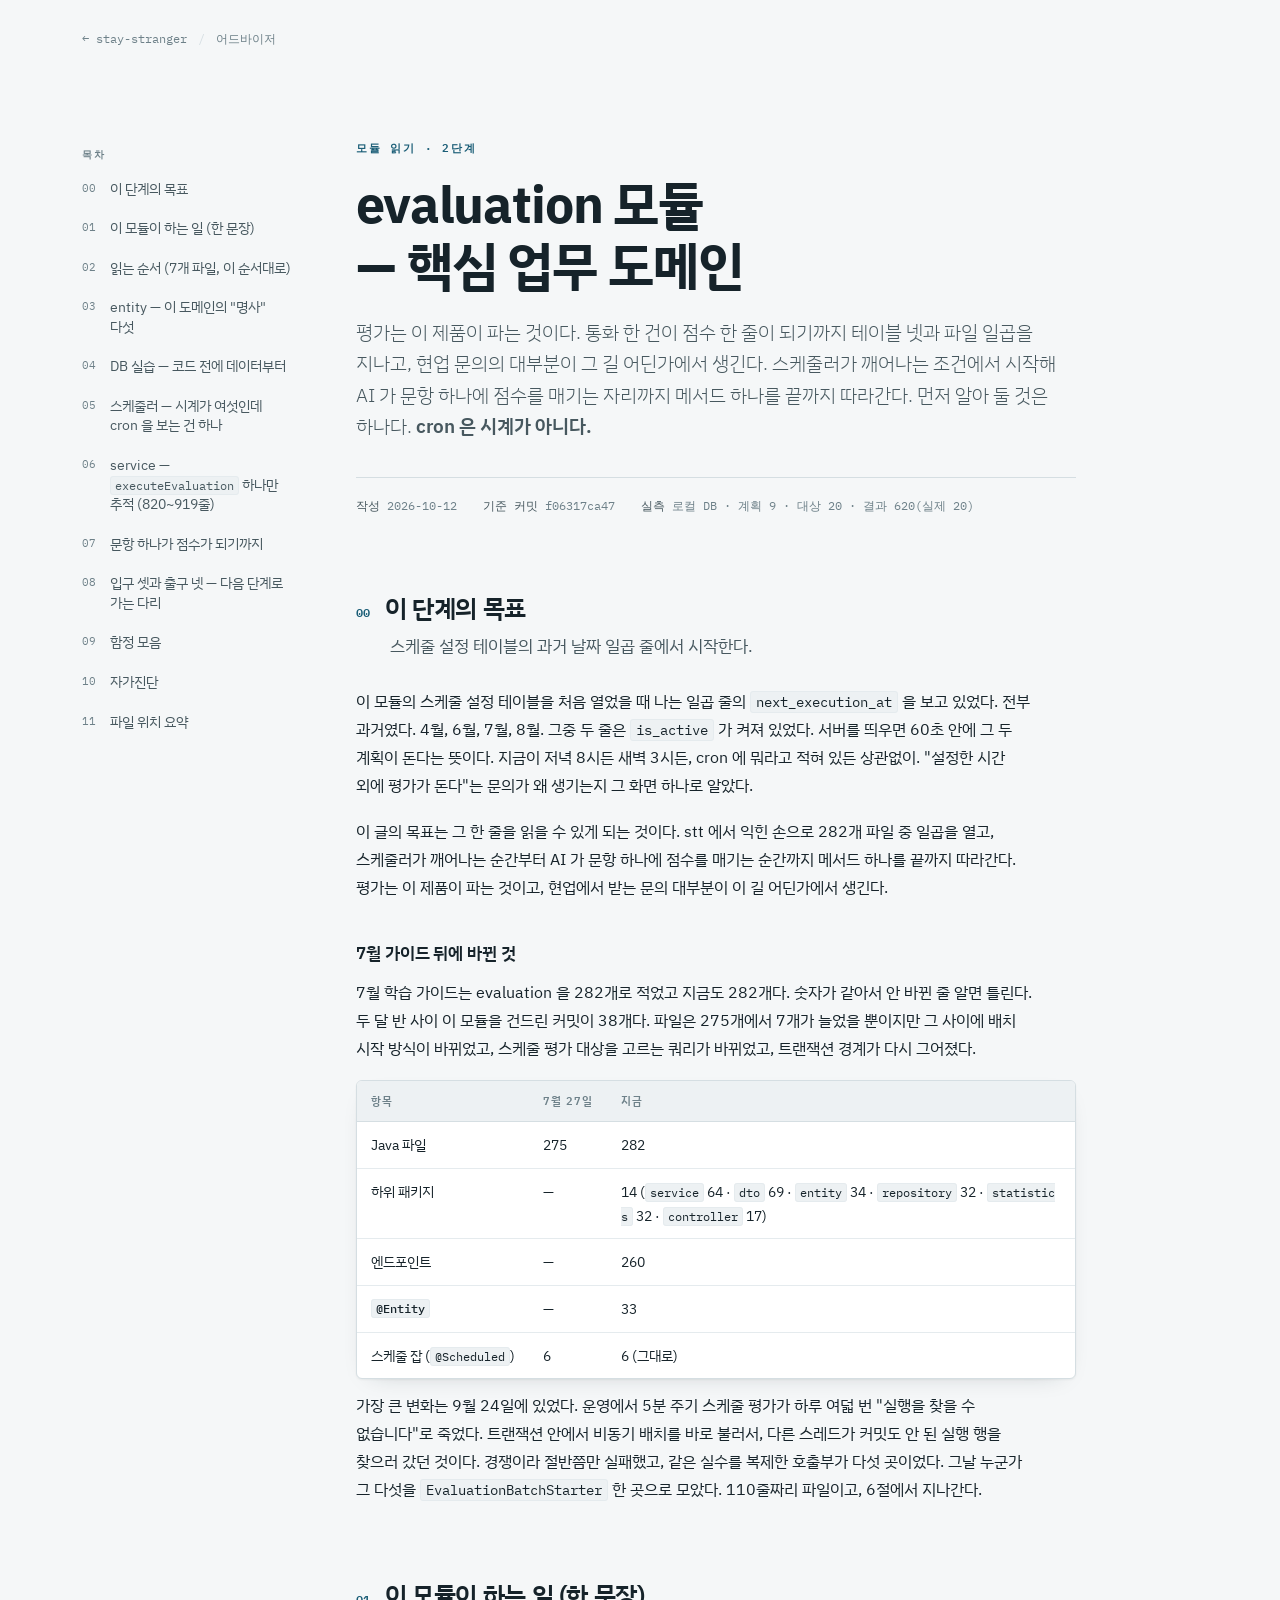
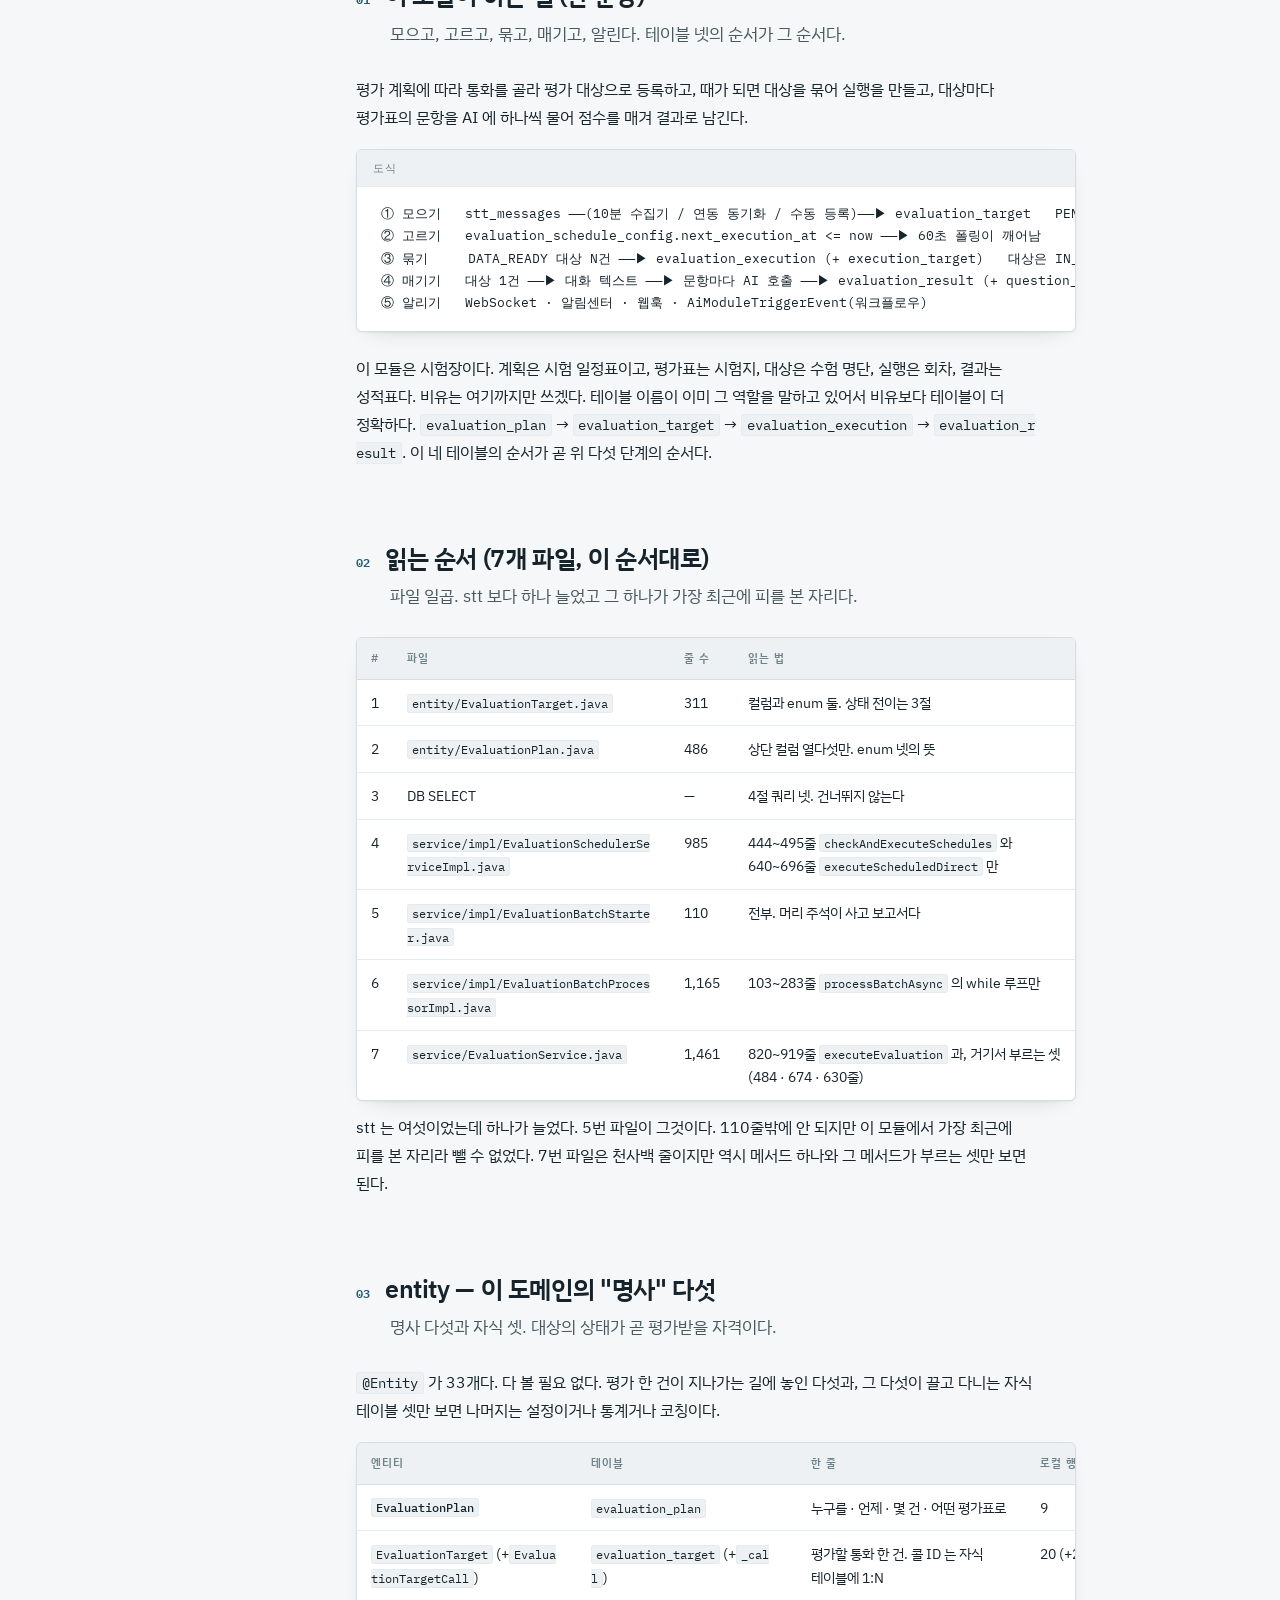
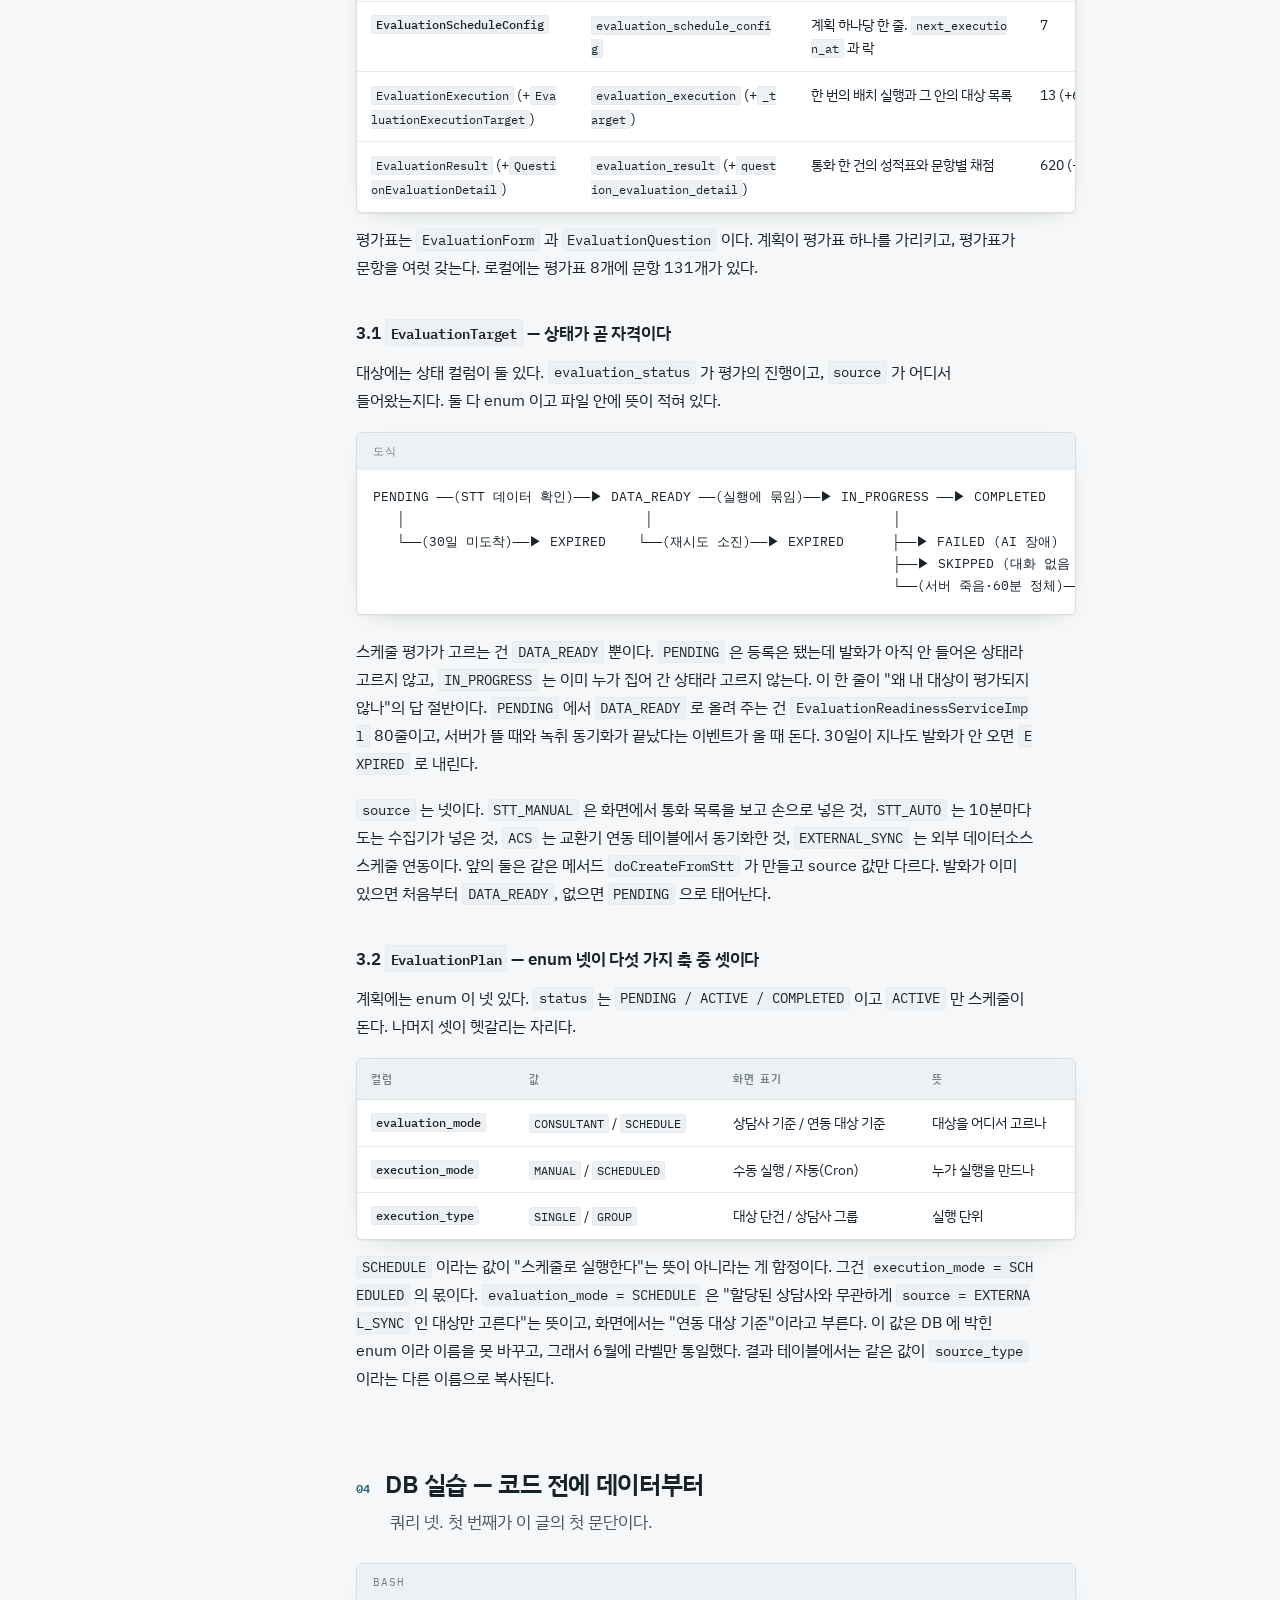
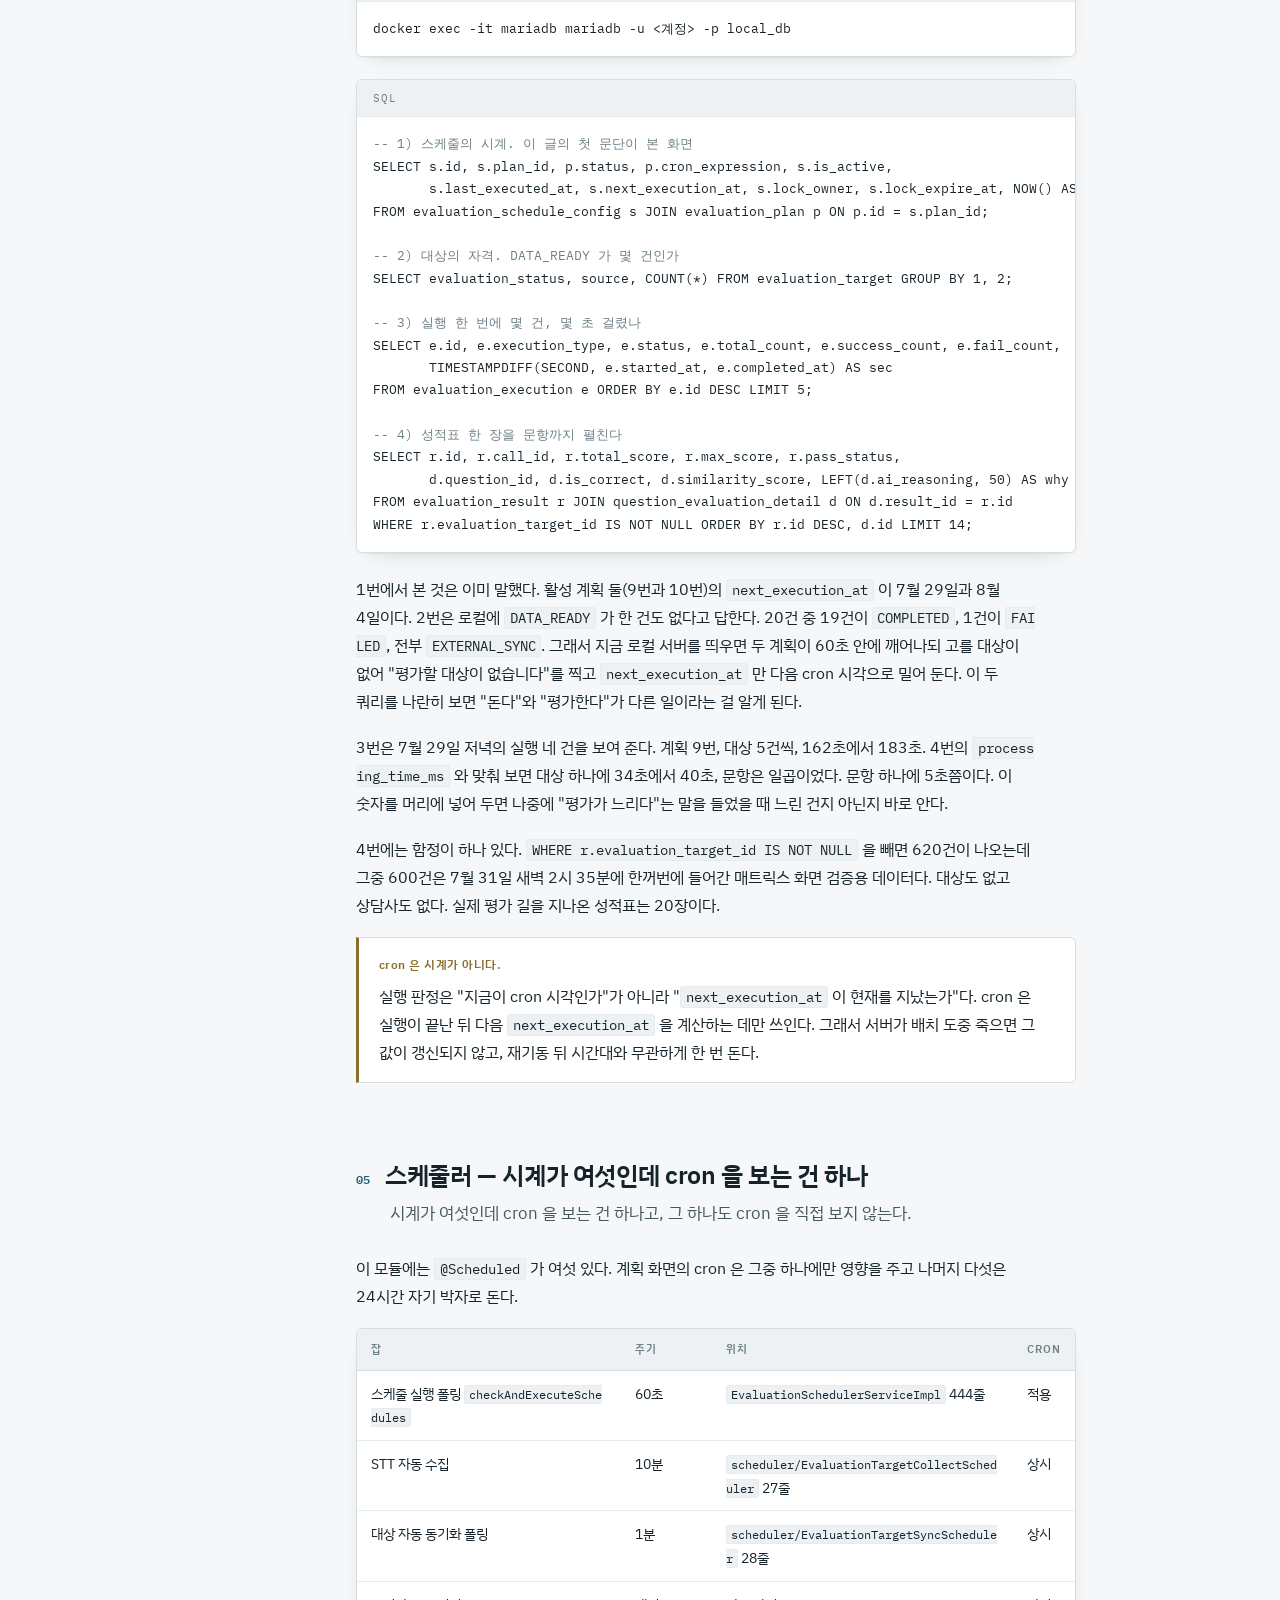
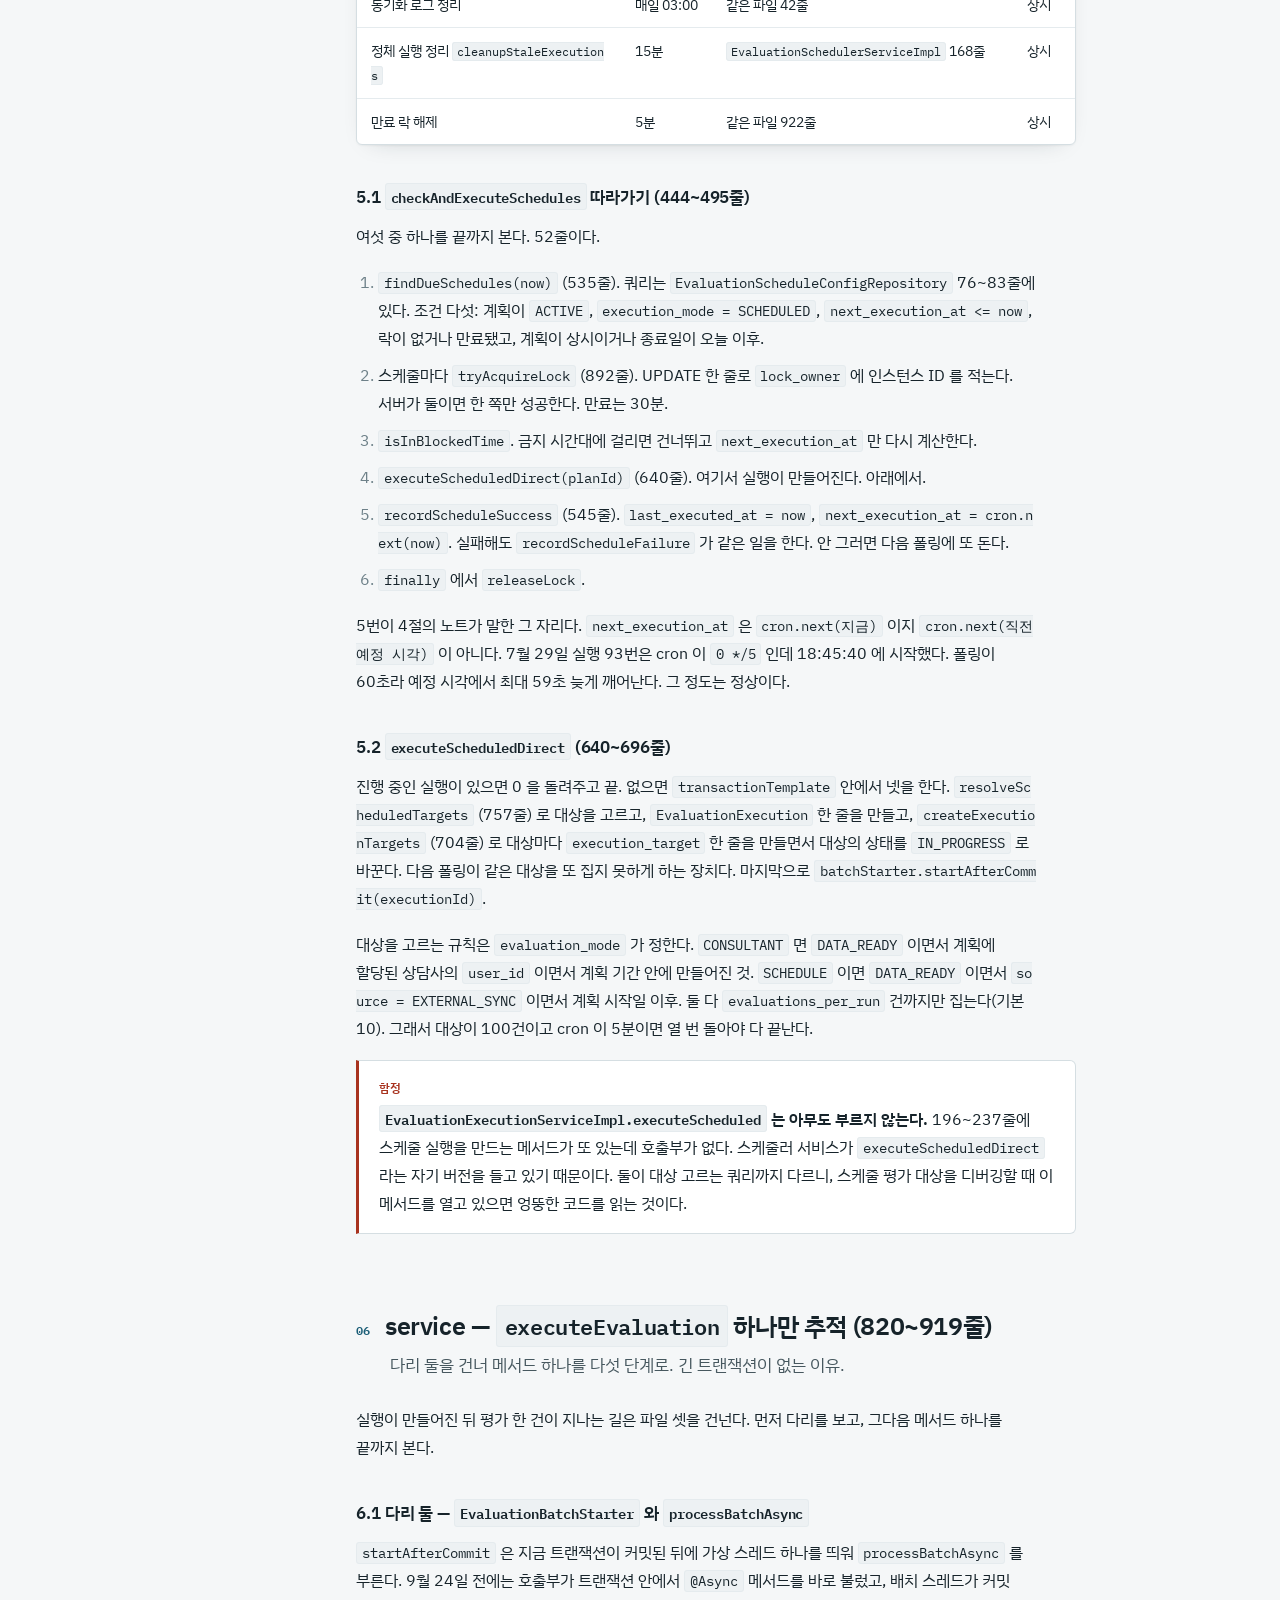
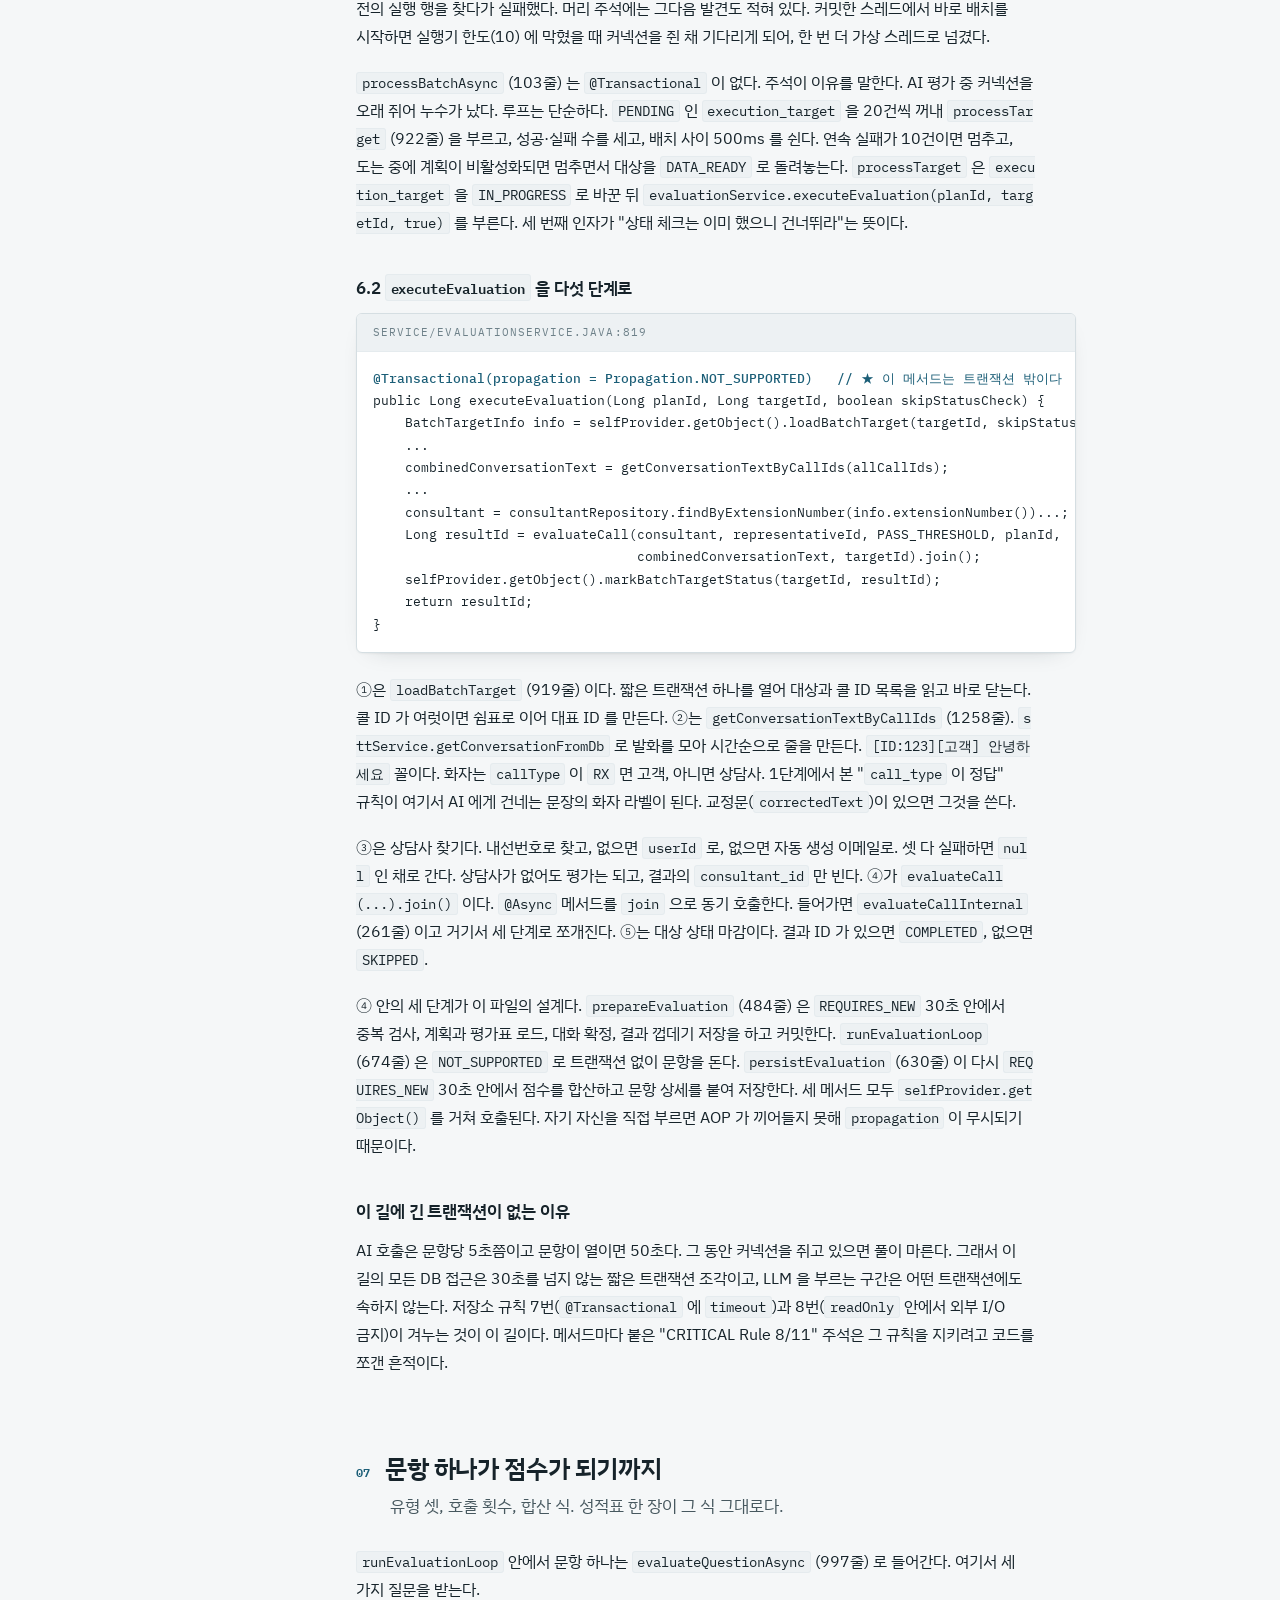
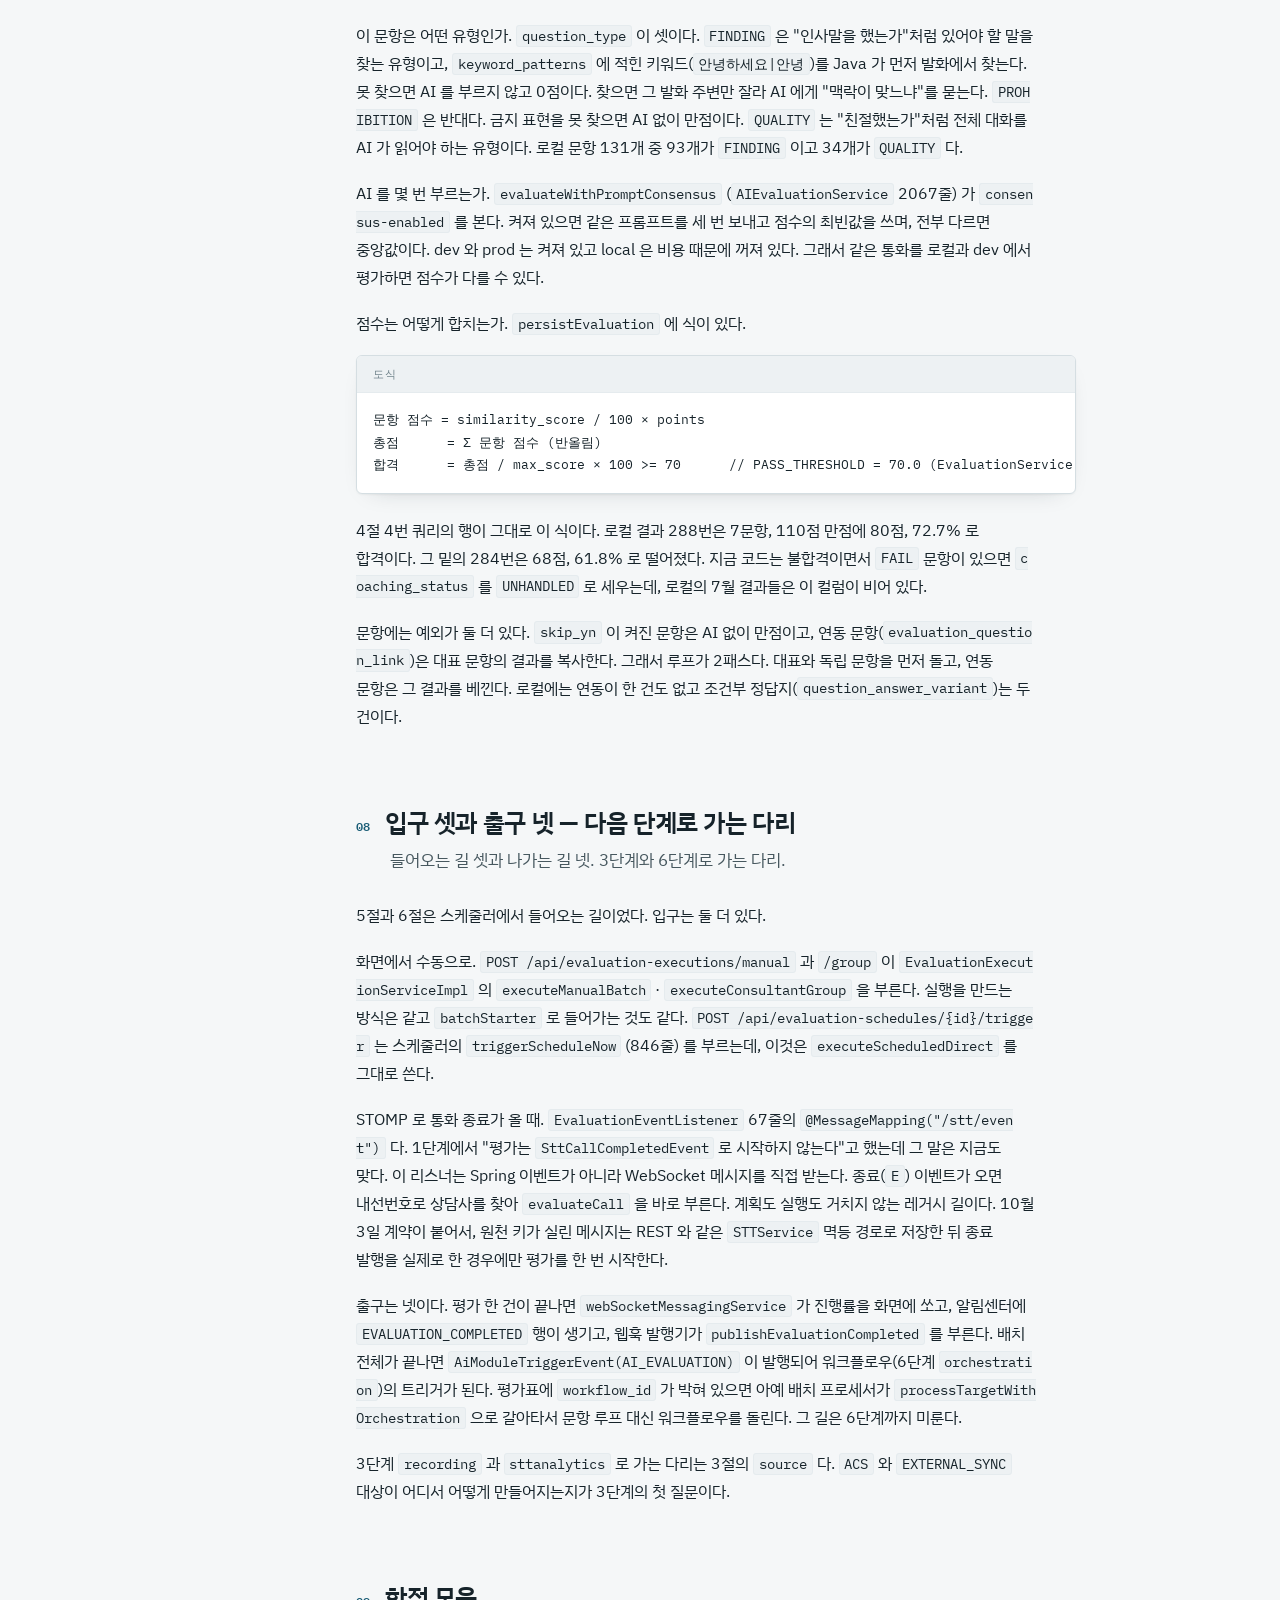
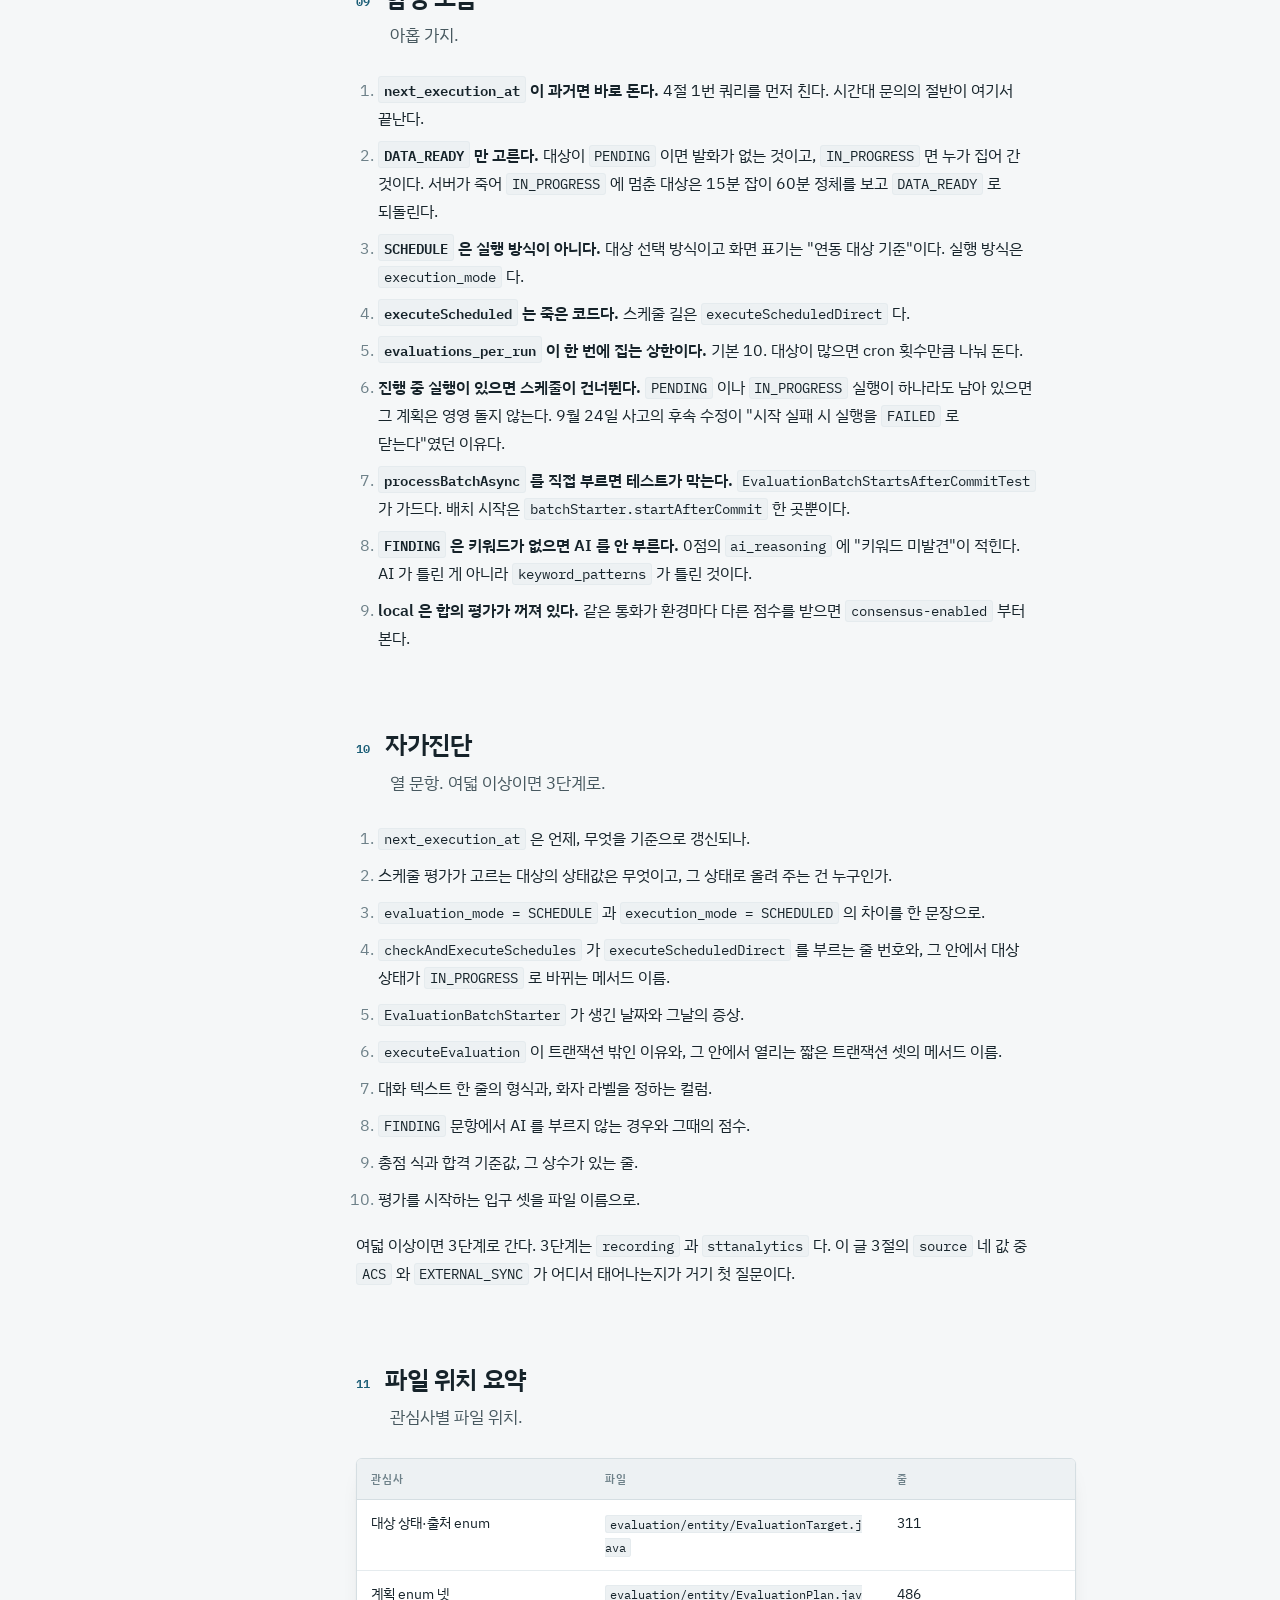
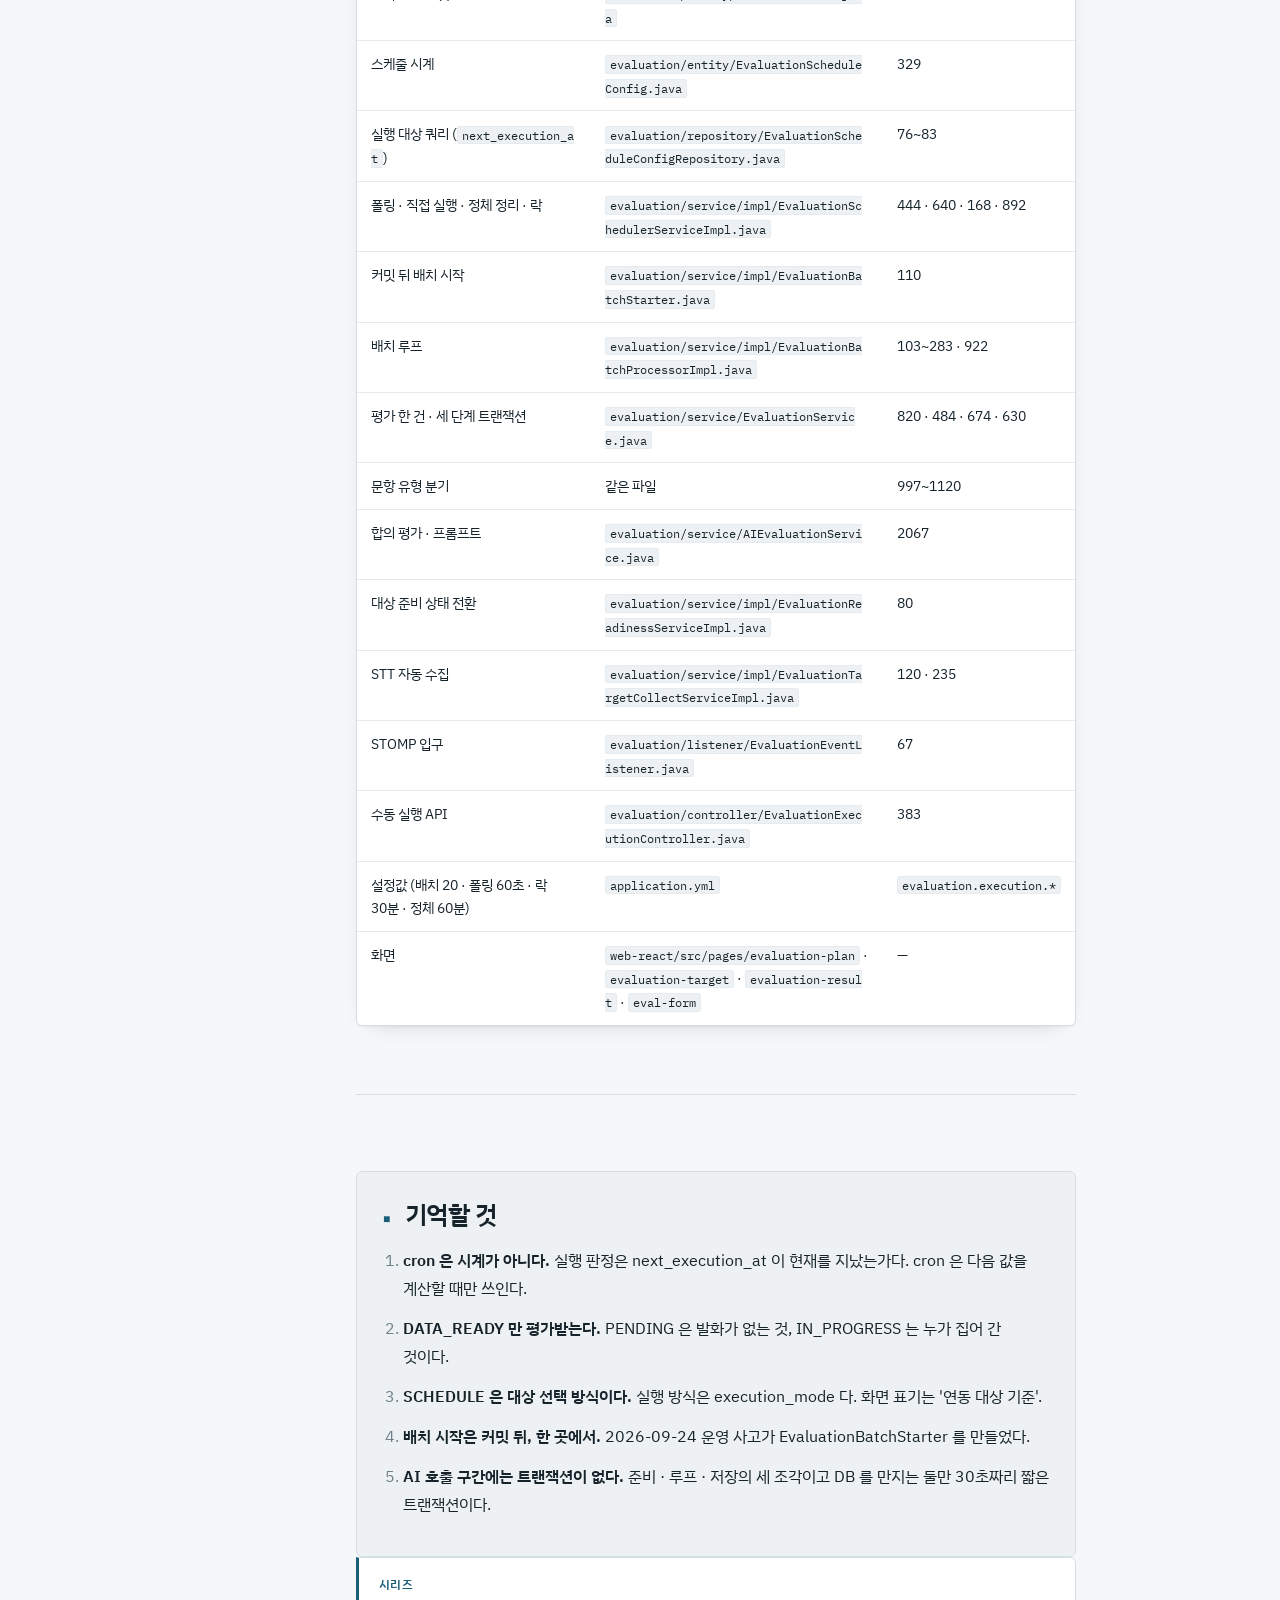
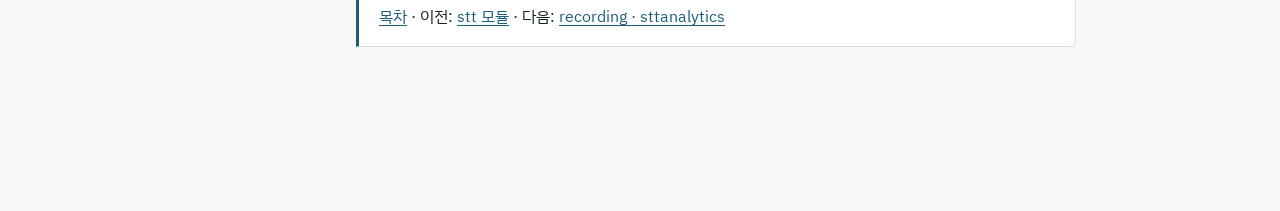
<file: advisor/evaluation-module.html>
<!DOCTYPE html>
<html lang="ko">
<head>
<meta charset="utf-8">
<meta name="viewport" content="width=device-width, initial-scale=1">
<meta name="description" content="통화 한 건이 점수가 되기까지. 60초 폴링이 깨어나는 조건, DATA_READY 라는 자격, 트랜잭션 밖에서 도는 AI 호출, 그리고 cron 이 시계가 아닌 이유.">
<title>evaluation 모듈 — 핵심 업무 도메인</title>
<link rel="preconnect" href="https://fonts.googleapis.com">
<link rel="preconnect" href="https://fonts.gstatic.com" crossorigin>
<link rel="stylesheet" href="https://fonts.googleapis.com/css2?family=IBM+Plex+Mono:wght@400;500;600&family=IBM+Plex+Sans+KR:wght@300;400;500;600;700&display=swap">
<link rel="stylesheet" href="/assets/css/post.css">
</head>
<body>
<nav class="sitenav"><a href="/">← stay-stranger</a> <span class="sitenav-sep">/</span> <a href="/advisor/">어드바이저</a></nav>

<div class="shell">

  <nav class="toc" aria-label="목차">
    <p class="toc-label">목차</p>
    <ol class="from-zero">
      <li><a href="#s0">이 단계의 목표</a></li>
      <li><a href="#s1">이 모듈이 하는 일 (한 문장)</a></li>
      <li><a href="#s2">읽는 순서 (7개 파일, 이 순서대로)</a></li>
      <li><a href="#s3">entity — 이 도메인의 "명사" 다섯</a></li>
      <li><a href="#s4">DB 실습 — 코드 전에 데이터부터</a></li>
      <li><a href="#s5">스케줄러 — 시계가 여섯인데 cron 을 보는 건 하나</a></li>
      <li><a href="#s6">service — <code>executeEvaluation</code> 하나만 추적 (820~919줄)</a></li>
      <li><a href="#s7">문항 하나가 점수가 되기까지</a></li>
      <li><a href="#s8">입구 셋과 출구 넷 — 다음 단계로 가는 다리</a></li>
      <li><a href="#s9">함정 모음</a></li>
      <li><a href="#s10">자가진단</a></li>
      <li><a href="#s11">파일 위치 요약</a></li>
    </ol>
  </nav>

  <main class="doc">

    <p class="eyebrow">모듈 읽기 · 2단계</p>
    <h1>evaluation 모듈 — 핵심 업무 도메인</h1>
    <p class="standfirst">
      평가는 이 제품이 파는 것이다. 통화 한 건이 점수 한 줄이 되기까지 테이블 넷과 파일 일곱을 지나고, 현업 문의의 대부분이 그 길 어딘가에서 생긴다. 스케줄러가 깨어나는 조건에서 시작해 AI 가 문항 하나에 점수를 매기는 자리까지 메서드 하나를 끝까지 따라간다. 먼저 알아 둘 것은 하나다. <strong>cron 은 시계가 아니다.</strong>
    </p>

    <div class="meta-strip">
      <span><b>작성</b> 2026-10-12</span>
      <span><b>기준 커밋</b> f06317ca47</span>
      <span><b>실측</b> 로컬 DB · 계획 9 · 대상 20 · 결과 620(실제 20)</span>
    </div>


    <section id="s0">
      <h2><span class="num">00</span><span>이 단계의 목표</span></h2>
      <p class="lede">스케줄 설정 테이블의 과거 날짜 일곱 줄에서 시작한다.</p>
      <p>이 모듈의 스케줄 설정 테이블을 처음 열었을 때 나는 일곱 줄의 <code>next_execution_at</code> 을 보고 있었다. 전부 과거였다. 4월, 6월, 7월, 8월. 그중 두 줄은 <code>is_active</code> 가 켜져 있었다. 서버를 띄우면 60초 안에 그 두 계획이 돈다는 뜻이다. 지금이 저녁 8시든 새벽 3시든, cron 에 뭐라고 적혀 있든 상관없이. "설정한 시간 외에 평가가 돈다"는 문의가 왜 생기는지 그 화면 하나로 알았다.</p>
      <p>이 글의 목표는 그 한 줄을 읽을 수 있게 되는 것이다. stt 에서 익힌 손으로 282개 파일 중 일곱을 열고, 스케줄러가 깨어나는 순간부터 AI 가 문항 하나에 점수를 매기는 순간까지 메서드 하나를 끝까지 따라간다. 평가는 이 제품이 파는 것이고, 현업에서 받는 문의 대부분이 이 길 어딘가에서 생긴다.</p>
      <h3>7월 가이드 뒤에 바뀐 것</h3>
      <p>7월 학습 가이드는 evaluation 을 282개로 적었고 지금도 282개다. 숫자가 같아서 안 바뀐 줄 알면 틀린다. 두 달 반 사이 이 모듈을 건드린 커밋이 38개다. 파일은 275개에서 7개가 늘었을 뿐이지만 그 사이에 배치 시작 방식이 바뀌었고, 스케줄 평가 대상을 고르는 쿼리가 바뀌었고, 트랜잭션 경계가 다시 그어졌다.</p>
      <div class="table-wrap">
        <table>
          <thead><tr><th>항목</th><th>7월 27일</th><th>지금</th></tr></thead>
          <tbody>
            <tr><td>Java 파일</td><td>275</td><td>282</td></tr>
            <tr><td>하위 패키지</td><td>—</td><td class="wrap">14 (<code>service</code> 64 · <code>dto</code> 69 · <code>entity</code> 34 · <code>repository</code> 32 · <code>statistics</code> 32 · <code>controller</code> 17)</td></tr>
            <tr><td>엔드포인트</td><td>—</td><td>260</td></tr>
            <tr><td class="scope-name"><code>@Entity</code></td><td>—</td><td>33</td></tr>
            <tr><td>스케줄 잡 (<code>@Scheduled</code>)</td><td>6</td><td>6 (그대로)</td></tr>
          </tbody>
        </table>
      </div>
      <p>가장 큰 변화는 9월 24일에 있었다. 운영에서 5분 주기 스케줄 평가가 하루 여덟 번 "실행을 찾을 수 없습니다"로 죽었다. 트랜잭션 안에서 비동기 배치를 바로 불러서, 다른 스레드가 커밋도 안 된 실행 행을 찾으러 갔던 것이다. 경쟁이라 절반쯤만 실패했고, 같은 실수를 복제한 호출부가 다섯 곳이었다. 그날 누군가 그 다섯을 <code>EvaluationBatchStarter</code> 한 곳으로 모았다. 110줄짜리 파일이고, 6절에서 지나간다.</p>
    </section>
    <section id="s1">
      <h2><span class="num">01</span><span>이 모듈이 하는 일 (한 문장)</span></h2>
      <p class="lede">모으고, 고르고, 묶고, 매기고, 알린다. 테이블 넷의 순서가 그 순서다.</p>
      <p>평가 계획에 따라 통화를 골라 평가 대상으로 등록하고, 때가 되면 대상을 묶어 실행을 만들고, 대상마다 평가표의 문항을 AI 에 하나씩 물어 점수를 매겨 결과로 남긴다.</p>
      <div class="code">
        <div class="code-head">도식</div>
<pre> ① 모으기   stt_messages ──(10분 수집기 / 연동 동기화 / 수동 등록)──▶ evaluation_target   PENDING → DATA_READY
 ② 고르기   evaluation_schedule_config.next_execution_at &lt;= now ──▶ 60초 폴링이 깨어남
 ③ 묶기     DATA_READY 대상 N건 ──▶ evaluation_execution (+ execution_target)   대상은 IN_PROGRESS 로
 ④ 매기기   대상 1건 ──▶ 대화 텍스트 ──▶ 문항마다 AI 호출 ──▶ evaluation_result (+ question_evaluation_detail)
 ⑤ 알리기   WebSocket · 알림센터 · 웹훅 · AiModuleTriggerEvent(워크플로우)</pre>
      </div>
      <p>이 모듈은 시험장이다. 계획은 시험 일정표이고, 평가표는 시험지, 대상은 수험 명단, 실행은 회차, 결과는 성적표다. 비유는 여기까지만 쓰겠다. 테이블 이름이 이미 그 역할을 말하고 있어서 비유보다 테이블이 더 정확하다. <code>evaluation_plan</code> → <code>evaluation_target</code> → <code>evaluation_execution</code> → <code>evaluation_result</code>. 이 네 테이블의 순서가 곧 위 다섯 단계의 순서다.</p>
    </section>
    <section id="s2">
      <h2><span class="num">02</span><span>읽는 순서 (7개 파일, 이 순서대로)</span></h2>
      <p class="lede">파일 일곱. stt 보다 하나 늘었고 그 하나가 가장 최근에 피를 본 자리다.</p>
      <div class="table-wrap">
        <table>
          <thead><tr><th>#</th><th>파일</th><th>줄 수</th><th>읽는 법</th></tr></thead>
          <tbody>
            <tr><td>1</td><td class="wrap"><code>entity/EvaluationTarget.java</code></td><td>311</td><td>컬럼과 enum 둘. 상태 전이는 3절</td></tr>
            <tr><td>2</td><td class="wrap"><code>entity/EvaluationPlan.java</code></td><td>486</td><td>상단 컬럼 열다섯만. enum 넷의 뜻</td></tr>
            <tr><td>3</td><td>DB SELECT</td><td>—</td><td>4절 쿼리 넷. 건너뛰지 않는다</td></tr>
            <tr><td>4</td><td class="wrap"><code>service/impl/EvaluationSchedulerServiceImpl.java</code></td><td>985</td><td class="wrap">444~495줄 <code>checkAndExecuteSchedules</code> 와 640~696줄 <code>executeScheduledDirect</code> 만</td></tr>
            <tr><td>5</td><td class="wrap"><code>service/impl/EvaluationBatchStarter.java</code></td><td>110</td><td>전부. 머리 주석이 사고 보고서다</td></tr>
            <tr><td>6</td><td class="wrap"><code>service/impl/EvaluationBatchProcessorImpl.java</code></td><td>1,165</td><td class="wrap">103~283줄 <code>processBatchAsync</code> 의 while 루프만</td></tr>
            <tr><td>7</td><td class="wrap"><code>service/EvaluationService.java</code></td><td>1,461</td><td class="wrap">820~919줄 <code>executeEvaluation</code> 과, 거기서 부르는 셋(484 · 674 · 630줄)</td></tr>
          </tbody>
        </table>
      </div>
      <p>stt 는 여섯이었는데 하나가 늘었다. 5번 파일이 그것이다. 110줄밖에 안 되지만 이 모듈에서 가장 최근에 피를 본 자리라 뺄 수 없었다. 7번 파일은 천사백 줄이지만 역시 메서드 하나와 그 메서드가 부르는 셋만 보면 된다.</p>
    </section>
    <section id="s3">
      <h2><span class="num">03</span><span>entity — 이 도메인의 "명사" 다섯</span></h2>
      <p class="lede">명사 다섯과 자식 셋. 대상의 상태가 곧 평가받을 자격이다.</p>
      <p><code>@Entity</code> 가 33개다. 다 볼 필요 없다. 평가 한 건이 지나가는 길에 놓인 다섯과, 그 다섯이 끌고 다니는 자식 테이블 셋만 보면 나머지는 설정이거나 통계거나 코칭이다.</p>
      <div class="table-wrap">
        <table>
          <thead><tr><th>엔티티</th><th>테이블</th><th>한 줄</th><th>로컬 행 수</th></tr></thead>
          <tbody>
            <tr><td class="scope-name"><code>EvaluationPlan</code></td><td><code>evaluation_plan</code></td><td>누구를 · 언제 · 몇 건 · 어떤 평가표로</td><td>9</td></tr>
            <tr><td class="wrap"><code>EvaluationTarget</code> (+<code>EvaluationTargetCall</code>)</td><td class="wrap"><code>evaluation_target</code> (+<code>_call</code>)</td><td class="wrap">평가할 통화 한 건. 콜 ID 는 자식 테이블에 1:N</td><td>20 (+20)</td></tr>
            <tr><td class="scope-name"><code>EvaluationScheduleConfig</code></td><td class="wrap"><code>evaluation_schedule_config</code></td><td class="wrap">계획 하나당 한 줄. <code>next_execution_at</code> 과 락</td><td>7</td></tr>
            <tr><td class="wrap"><code>EvaluationExecution</code> (+<code>EvaluationExecutionTarget</code>)</td><td class="wrap"><code>evaluation_execution</code> (+<code>_target</code>)</td><td>한 번의 배치 실행과 그 안의 대상 목록</td><td>13 (+65)</td></tr>
            <tr><td class="wrap"><code>EvaluationResult</code> (+<code>QuestionEvaluationDetail</code>)</td><td class="wrap"><code>evaluation_result</code> (+<code>question_evaluation_detail</code>)</td><td>통화 한 건의 성적표와 문항별 채점</td><td>620 (+6,140)</td></tr>
          </tbody>
        </table>
      </div>
      <p>평가표는 <code>EvaluationForm</code> 과 <code>EvaluationQuestion</code> 이다. 계획이 평가표 하나를 가리키고, 평가표가 문항을 여럿 갖는다. 로컬에는 평가표 8개에 문항 131개가 있다.</p>
      <h3>3.1 <code>EvaluationTarget</code> — 상태가 곧 자격이다</h3>
      <p>대상에는 상태 컬럼이 둘 있다. <code>evaluation_status</code> 가 평가의 진행이고, <code>source</code> 가 어디서 들어왔는지다. 둘 다 enum 이고 파일 안에 뜻이 적혀 있다.</p>
      <div class="code">
        <div class="code-head">도식</div>
<pre>PENDING ──(STT 데이터 확인)──▶ DATA_READY ──(실행에 묶임)──▶ IN_PROGRESS ──▶ COMPLETED
   │                              │                              │
   └──(30일 미도착)──▶ EXPIRED    └──(재시도 소진)──▶ EXPIRED      ├──▶ FAILED (AI 장애)
                                                                 ├──▶ SKIPPED (대화 없음 등)
                                                                 └──(서버 죽음·60분 정체)──▶ DATA_READY 복원</pre>
      </div>
      <p>스케줄 평가가 고르는 건 <code>DATA_READY</code> 뿐이다. <code>PENDING</code> 은 등록은 됐는데 발화가 아직 안 들어온 상태라 고르지 않고, <code>IN_PROGRESS</code> 는 이미 누가 집어 간 상태라 고르지 않는다. 이 한 줄이 "왜 내 대상이 평가되지 않나"의 답 절반이다. <code>PENDING</code> 에서 <code>DATA_READY</code> 로 올려 주는 건 <code>EvaluationReadinessServiceImpl</code> 80줄이고, 서버가 뜰 때와 녹취 동기화가 끝났다는 이벤트가 올 때 돈다. 30일이 지나도 발화가 안 오면 <code>EXPIRED</code> 로 내린다.</p>
      <p><code>source</code> 는 넷이다. <code>STT_MANUAL</code> 은 화면에서 통화 목록을 보고 손으로 넣은 것, <code>STT_AUTO</code> 는 10분마다 도는 수집기가 넣은 것, <code>ACS</code> 는 교환기 연동 테이블에서 동기화한 것, <code>EXTERNAL_SYNC</code> 는 외부 데이터소스 스케줄 연동이다. 앞의 둘은 같은 메서드 <code>doCreateFromStt</code> 가 만들고 source 값만 다르다. 발화가 이미 있으면 처음부터 <code>DATA_READY</code>, 없으면 <code>PENDING</code> 으로 태어난다.</p>
      <h3>3.2 <code>EvaluationPlan</code> — enum 넷이 다섯 가지 축 중 셋이다</h3>
      <p>계획에는 enum 이 넷 있다. <code>status</code> 는 <code>PENDING / ACTIVE / COMPLETED</code> 이고 <code>ACTIVE</code> 만 스케줄이 돈다. 나머지 셋이 헷갈리는 자리다.</p>
      <div class="table-wrap">
        <table>
          <thead><tr><th>컬럼</th><th>값</th><th>화면 표기</th><th>뜻</th></tr></thead>
          <tbody>
            <tr><td class="scope-name"><code>evaluation_mode</code></td><td><code>CONSULTANT</code> / <code>SCHEDULE</code></td><td>상담사 기준 / 연동 대상 기준</td><td>대상을 어디서 고르나</td></tr>
            <tr><td class="scope-name"><code>execution_mode</code></td><td><code>MANUAL</code> / <code>SCHEDULED</code></td><td>수동 실행 / 자동(Cron)</td><td>누가 실행을 만드나</td></tr>
            <tr><td class="scope-name"><code>execution_type</code></td><td><code>SINGLE</code> / <code>GROUP</code></td><td>대상 단건 / 상담사 그룹</td><td>실행 단위</td></tr>
          </tbody>
        </table>
      </div>
      <p><code>SCHEDULE</code> 이라는 값이 "스케줄로 실행한다"는 뜻이 아니라는 게 함정이다. 그건 <code>execution_mode = SCHEDULED</code> 의 몫이다. <code>evaluation_mode = SCHEDULE</code> 은 "할당된 상담사와 무관하게 <code>source = EXTERNAL_SYNC</code> 인 대상만 고른다"는 뜻이고, 화면에서는 "연동 대상 기준"이라고 부른다. 이 값은 DB 에 박힌 enum 이라 이름을 못 바꾸고, 그래서 6월에 라벨만 통일했다. 결과 테이블에서는 같은 값이 <code>source_type</code> 이라는 다른 이름으로 복사된다.</p>
    </section>
    <section id="s4">
      <h2><span class="num">04</span><span>DB 실습 — 코드 전에 데이터부터</span></h2>
      <p class="lede">쿼리 넷. 첫 번째가 이 글의 첫 문단이다.</p>
      <div class="code">
        <div class="code-head">BASH</div>
<pre>docker exec -it mariadb mariadb -u &lt;계정&gt; -p local_db</pre>
      </div>
      <div class="code">
        <div class="code-head">SQL</div>
<pre><span class="c-dim">-- 1) 스케줄의 시계. 이 글의 첫 문단이 본 화면</span>
SELECT s.id, s.plan_id, p.status, p.cron_expression, s.is_active,
       s.last_executed_at, s.next_execution_at, s.lock_owner, s.lock_expire_at, NOW() AS now
FROM evaluation_schedule_config s JOIN evaluation_plan p ON p.id = s.plan_id;

<span class="c-dim">-- 2) 대상의 자격. DATA_READY 가 몇 건인가</span>
SELECT evaluation_status, source, COUNT(*) FROM evaluation_target GROUP BY 1, 2;

<span class="c-dim">-- 3) 실행 한 번에 몇 건, 몇 초 걸렸나</span>
SELECT e.id, e.execution_type, e.status, e.total_count, e.success_count, e.fail_count,
       TIMESTAMPDIFF(SECOND, e.started_at, e.completed_at) AS sec
FROM evaluation_execution e ORDER BY e.id DESC LIMIT 5;

<span class="c-dim">-- 4) 성적표 한 장을 문항까지 펼친다</span>
SELECT r.id, r.call_id, r.total_score, r.max_score, r.pass_status,
       d.question_id, d.is_correct, d.similarity_score, LEFT(d.ai_reasoning, 50) AS why
FROM evaluation_result r JOIN question_evaluation_detail d ON d.result_id = r.id
WHERE r.evaluation_target_id IS NOT NULL ORDER BY r.id DESC, d.id LIMIT 14;</pre>
      </div>
      <p>1번에서 본 것은 이미 말했다. 활성 계획 둘(9번과 10번)의 <code>next_execution_at</code> 이 7월 29일과 8월 4일이다. 2번은 로컬에 <code>DATA_READY</code> 가 한 건도 없다고 답한다. 20건 중 19건이 <code>COMPLETED</code>, 1건이 <code>FAILED</code>, 전부 <code>EXTERNAL_SYNC</code>. 그래서 지금 로컬 서버를 띄우면 두 계획이 60초 안에 깨어나되 고를 대상이 없어 "평가할 대상이 없습니다"를 찍고 <code>next_execution_at</code> 만 다음 cron 시각으로 밀어 둔다. 이 두 쿼리를 나란히 보면 "돈다"와 "평가한다"가 다른 일이라는 걸 알게 된다.</p>
      <p>3번은 7월 29일 저녁의 실행 네 건을 보여 준다. 계획 9번, 대상 5건씩, 162초에서 183초. 4번의 <code>processing_time_ms</code> 와 맞춰 보면 대상 하나에 34초에서 40초, 문항은 일곱이었다. 문항 하나에 5초쯤이다. 이 숫자를 머리에 넣어 두면 나중에 "평가가 느리다"는 말을 들었을 때 느린 건지 아닌지 바로 안다.</p>
      <p>4번에는 함정이 하나 있다. <code>WHERE r.evaluation_target_id IS NOT NULL</code> 을 빼면 620건이 나오는데 그중 600건은 7월 31일 새벽 2시 35분에 한꺼번에 들어간 매트릭스 화면 검증용 데이터다. 대상도 없고 상담사도 없다. 실제 평가 길을 지나온 성적표는 20장이다.</p>
      <div class="note is-key">
        <p class="note-title">cron 은 시계가 아니다.</p>
        <p>실행 판정은 "지금이 cron 시각인가"가 아니라 "<code>next_execution_at</code> 이 현재를 지났는가"다. cron 은 실행이 끝난 뒤 다음 <code>next_execution_at</code> 을 계산하는 데만 쓰인다. 그래서 서버가 배치 도중 죽으면 그 값이 갱신되지 않고, 재기동 뒤 시간대와 무관하게 한 번 돈다.</p>
      </div>
    </section>
    <section id="s5">
      <h2><span class="num">05</span><span>스케줄러 — 시계가 여섯인데 cron 을 보는 건 하나</span></h2>
      <p class="lede">시계가 여섯인데 cron 을 보는 건 하나고, 그 하나도 cron 을 직접 보지 않는다.</p>
      <p>이 모듈에는 <code>@Scheduled</code> 가 여섯 있다. 계획 화면의 cron 은 그중 하나에만 영향을 주고 나머지 다섯은 24시간 자기 박자로 돈다.</p>
      <div class="table-wrap">
        <table>
          <thead><tr><th>잡</th><th>주기</th><th>위치</th><th>cron</th></tr></thead>
          <tbody>
            <tr><td class="wrap">스케줄 실행 폴링 <code>checkAndExecuteSchedules</code></td><td>60초</td><td class="wrap"><code>EvaluationSchedulerServiceImpl</code> 444줄</td><td>적용</td></tr>
            <tr><td>STT 자동 수집</td><td>10분</td><td class="wrap"><code>scheduler/EvaluationTargetCollectScheduler</code> 27줄</td><td>상시</td></tr>
            <tr><td>대상 자동 동기화 폴링</td><td>1분</td><td class="wrap"><code>scheduler/EvaluationTargetSyncScheduler</code> 28줄</td><td>상시</td></tr>
            <tr><td>동기화 로그 정리</td><td>매일 03:00</td><td>같은 파일 42줄</td><td>상시</td></tr>
            <tr><td class="wrap">정체 실행 정리 <code>cleanupStaleExecutions</code></td><td>15분</td><td class="wrap"><code>EvaluationSchedulerServiceImpl</code> 168줄</td><td>상시</td></tr>
            <tr><td>만료 락 해제</td><td>5분</td><td>같은 파일 922줄</td><td>상시</td></tr>
          </tbody>
        </table>
      </div>
      <h3>5.1 <code>checkAndExecuteSchedules</code> 따라가기 (444~495줄)</h3>
      <p>여섯 중 하나를 끝까지 본다. 52줄이다.</p>
      <ol><li><code>findDueSchedules(now)</code> (535줄). 쿼리는 <code>EvaluationScheduleConfigRepository</code> 76~83줄에 있다. 조건 다섯: 계획이 <code>ACTIVE</code>, <code>execution_mode = SCHEDULED</code>, <code>next_execution_at &lt;= now</code>, 락이 없거나 만료됐고, 계획이 상시이거나 종료일이 오늘 이후.</li><li>스케줄마다 <code>tryAcquireLock</code> (892줄). UPDATE 한 줄로 <code>lock_owner</code> 에 인스턴스 ID 를 적는다. 서버가 둘이면 한 쪽만 성공한다. 만료는 30분.</li><li><code>isInBlockedTime</code>. 금지 시간대에 걸리면 건너뛰고 <code>next_execution_at</code> 만 다시 계산한다.</li><li><code>executeScheduledDirect(planId)</code> (640줄). 여기서 실행이 만들어진다. 아래에서.</li><li><code>recordScheduleSuccess</code> (545줄). <code>last_executed_at = now</code>, <code>next_execution_at = cron.next(now)</code>. 실패해도 <code>recordScheduleFailure</code> 가 같은 일을 한다. 안 그러면 다음 폴링에 또 돈다.</li><li><code>finally</code> 에서 <code>releaseLock</code>.</li></ol>
      <p>5번이 4절의 노트가 말한 그 자리다. <code>next_execution_at</code> 은 <code>cron.next(지금)</code> 이지 <code>cron.next(직전 예정 시각)</code> 이 아니다. 7월 29일 실행 93번은 cron 이 <code>0 */5</code> 인데 18:45:40 에 시작했다. 폴링이 60초라 예정 시각에서 최대 59초 늦게 깨어난다. 그 정도는 정상이다.</p>
      <h3>5.2 <code>executeScheduledDirect</code> (640~696줄)</h3>
      <p>진행 중인 실행이 있으면 0 을 돌려주고 끝. 없으면 <code>transactionTemplate</code> 안에서 넷을 한다. <code>resolveScheduledTargets</code> (757줄) 로 대상을 고르고, <code>EvaluationExecution</code> 한 줄을 만들고, <code>createExecutionTargets</code> (704줄) 로 대상마다 <code>execution_target</code> 한 줄을 만들면서 대상의 상태를 <code>IN_PROGRESS</code> 로 바꾼다. 다음 폴링이 같은 대상을 또 집지 못하게 하는 장치다. 마지막으로 <code>batchStarter.startAfterCommit(executionId)</code>.</p>
      <p>대상을 고르는 규칙은 <code>evaluation_mode</code> 가 정한다. <code>CONSULTANT</code> 면 <code>DATA_READY</code> 이면서 계획에 할당된 상담사의 <code>user_id</code> 이면서 계획 기간 안에 만들어진 것. <code>SCHEDULE</code> 이면 <code>DATA_READY</code> 이면서 <code>source = EXTERNAL_SYNC</code> 이면서 계획 시작일 이후. 둘 다 <code>evaluations_per_run</code> 건까지만 집는다(기본 10). 그래서 대상이 100건이고 cron 이 5분이면 열 번 돌아야 다 끝난다.</p>
      <div class="note is-warn">
        <p class="note-title">함정</p>
        <p><strong><code>EvaluationExecutionServiceImpl.executeScheduled</code> 는 아무도 부르지 않는다.</strong> 196~237줄에 스케줄 실행을 만드는 메서드가 또 있는데 호출부가 없다. 스케줄러 서비스가 <code>executeScheduledDirect</code> 라는 자기 버전을 들고 있기 때문이다. 둘이 대상 고르는 쿼리까지 다르니, 스케줄 평가 대상을 디버깅할 때 이 메서드를 열고 있으면 엉뚱한 코드를 읽는 것이다.</p>
      </div>
    </section>
    <section id="s6">
      <h2><span class="num">06</span><span>service — <code>executeEvaluation</code> 하나만 추적 (820~919줄)</span></h2>
      <p class="lede">다리 둘을 건너 메서드 하나를 다섯 단계로. 긴 트랜잭션이 없는 이유.</p>
      <p>실행이 만들어진 뒤 평가 한 건이 지나는 길은 파일 셋을 건넌다. 먼저 다리를 보고, 그다음 메서드 하나를 끝까지 본다.</p>
      <h3>6.1 다리 둘 — <code>EvaluationBatchStarter</code> 와 <code>processBatchAsync</code></h3>
      <p><code>startAfterCommit</code> 은 지금 트랜잭션이 커밋된 뒤에 가상 스레드 하나를 띄워 <code>processBatchAsync</code> 를 부른다. 9월 24일 전에는 호출부가 트랜잭션 안에서 <code>@Async</code> 메서드를 바로 불렀고, 배치 스레드가 커밋 전의 실행 행을 찾다가 실패했다. 머리 주석에는 그다음 발견도 적혀 있다. 커밋한 스레드에서 바로 배치를 시작하면 실행기 한도(10) 에 막혔을 때 커넥션을 쥔 채 기다리게 되어, 한 번 더 가상 스레드로 넘겼다.</p>
      <p><code>processBatchAsync</code> (103줄) 는 <code>@Transactional</code> 이 없다. 주석이 이유를 말한다. AI 평가 중 커넥션을 오래 쥐어 누수가 났다. 루프는 단순하다. <code>PENDING</code> 인 <code>execution_target</code> 을 20건씩 꺼내 <code>processTarget</code> (922줄) 을 부르고, 성공·실패 수를 세고, 배치 사이 500ms 를 쉰다. 연속 실패가 10건이면 멈추고, 도는 중에 계획이 비활성화되면 멈추면서 대상을 <code>DATA_READY</code> 로 돌려놓는다. <code>processTarget</code> 은 <code>execution_target</code> 을 <code>IN_PROGRESS</code> 로 바꾼 뒤 <code>evaluationService.executeEvaluation(planId, targetId, true)</code> 를 부른다. 세 번째 인자가 "상태 체크는 이미 했으니 건너뛰라"는 뜻이다.</p>
      <h3>6.2 <code>executeEvaluation</code> 을 다섯 단계로</h3>
      <div class="code">
        <div class="code-head">service/EvaluationService.java:819</div>
<pre><span class="c-acc">@Transactional(propagation = Propagation.NOT_SUPPORTED)   // ★ 이 메서드는 트랜잭션 밖이다</span>
public Long executeEvaluation(Long planId, Long targetId, boolean skipStatusCheck) {
    BatchTargetInfo info = selfProvider.getObject().loadBatchTarget(targetId, skipStatusCheck); // ① REQUIRES_NEW 30s
    ...
    combinedConversationText = getConversationTextByCallIds(allCallIds);                       // ② 대화 텍스트
    ...
    consultant = consultantRepository.findByExtensionNumber(info.extensionNumber())...;         // ③ 상담사
    Long resultId = evaluateCall(consultant, representativeId, PASS_THRESHOLD, planId,
                                 combinedConversationText, targetId).join();                    // ④ 평가 (LLM)
    selfProvider.getObject().markBatchTargetStatus(targetId, resultId);                         // ⑤ REQUIRES_NEW 10s
    return resultId;
}</pre>
      </div>
      <p>①은 <code>loadBatchTarget</code> (919줄) 이다. 짧은 트랜잭션 하나를 열어 대상과 콜 ID 목록을 읽고 바로 닫는다. 콜 ID 가 여럿이면 쉼표로 이어 대표 ID 를 만든다. ②는 <code>getConversationTextByCallIds</code> (1258줄). <code>sttService.getConversationFromDb</code> 로 발화를 모아 시간순으로 줄을 만든다. <code>[ID:123][고객] 안녕하세요</code> 꼴이다. 화자는 <code>callType</code> 이 <code>RX</code> 면 고객, 아니면 상담사. 1단계에서 본 "<code>call_type</code> 이 정답" 규칙이 여기서 AI 에게 건네는 문장의 화자 라벨이 된다. 교정문(<code>correctedText</code>)이 있으면 그것을 쓴다.</p>
      <p>③은 상담사 찾기다. 내선번호로 찾고, 없으면 <code>userId</code> 로, 없으면 자동 생성 이메일로. 셋 다 실패하면 <code>null</code> 인 채로 간다. 상담사가 없어도 평가는 되고, 결과의 <code>consultant_id</code> 만 빈다. ④가 <code>evaluateCall(...).join()</code> 이다. <code>@Async</code> 메서드를 <code>join</code> 으로 동기 호출한다. 들어가면 <code>evaluateCallInternal</code> (261줄) 이고 거기서 세 단계로 쪼개진다. ⑤는 대상 상태 마감이다. 결과 ID 가 있으면 <code>COMPLETED</code>, 없으면 <code>SKIPPED</code>.</p>
      <p>④ 안의 세 단계가 이 파일의 설계다. <code>prepareEvaluation</code> (484줄) 은 <code>REQUIRES_NEW</code> 30초 안에서 중복 검사, 계획과 평가표 로드, 대화 확정, 결과 껍데기 저장을 하고 커밋한다. <code>runEvaluationLoop</code> (674줄) 은 <code>NOT_SUPPORTED</code> 로 트랜잭션 없이 문항을 돈다. <code>persistEvaluation</code> (630줄) 이 다시 <code>REQUIRES_NEW</code> 30초 안에서 점수를 합산하고 문항 상세를 붙여 저장한다. 세 메서드 모두 <code>selfProvider.getObject()</code> 를 거쳐 호출된다. 자기 자신을 직접 부르면 AOP 가 끼어들지 못해 <code>propagation</code> 이 무시되기 때문이다.</p>
      <h3>이 길에 긴 트랜잭션이 없는 이유</h3>
      <p>AI 호출은 문항당 5초쯤이고 문항이 열이면 50초다. 그 동안 커넥션을 쥐고 있으면 풀이 마른다. 그래서 이 길의 모든 DB 접근은 30초를 넘지 않는 짧은 트랜잭션 조각이고, LLM 을 부르는 구간은 어떤 트랜잭션에도 속하지 않는다. 저장소 규칙 7번(<code>@Transactional</code> 에 <code>timeout</code>)과 8번(<code>readOnly</code> 안에서 외부 I/O 금지)이 겨누는 것이 이 길이다. 메서드마다 붙은 "CRITICAL Rule 8/11" 주석은 그 규칙을 지키려고 코드를 쪼갠 흔적이다.</p>
    </section>
    <section id="s7">
      <h2><span class="num">07</span><span>문항 하나가 점수가 되기까지</span></h2>
      <p class="lede">유형 셋, 호출 횟수, 합산 식. 성적표 한 장이 그 식 그대로다.</p>
      <p><code>runEvaluationLoop</code> 안에서 문항 하나는 <code>evaluateQuestionAsync</code> (997줄) 로 들어간다. 여기서 세 가지 질문을 받는다.</p>
      <p>이 문항은 어떤 유형인가. <code>question_type</code> 이 셋이다. <code>FINDING</code> 은 "인사말을 했는가"처럼 있어야 할 말을 찾는 유형이고, <code>keyword_patterns</code> 에 적힌 키워드(<code>안녕하세요|안녕</code>)를 Java 가 먼저 발화에서 찾는다. 못 찾으면 AI 를 부르지 않고 0점이다. 찾으면 그 발화 주변만 잘라 AI 에게 "맥락이 맞느냐"를 묻는다. <code>PROHIBITION</code> 은 반대다. 금지 표현을 못 찾으면 AI 없이 만점이다. <code>QUALITY</code> 는 "친절했는가"처럼 전체 대화를 AI 가 읽어야 하는 유형이다. 로컬 문항 131개 중 93개가 <code>FINDING</code> 이고 34개가 <code>QUALITY</code> 다.</p>
      <p>AI 를 몇 번 부르는가. <code>evaluateWithPromptConsensus</code> (<code>AIEvaluationService</code> 2067줄) 가 <code>consensus-enabled</code> 를 본다. 켜져 있으면 같은 프롬프트를 세 번 보내고 점수의 최빈값을 쓰며, 전부 다르면 중앙값이다. dev 와 prod 는 켜져 있고 local 은 비용 때문에 꺼져 있다. 그래서 같은 통화를 로컬과 dev 에서 평가하면 점수가 다를 수 있다.</p>
      <p>점수는 어떻게 합치는가. <code>persistEvaluation</code> 에 식이 있다.</p>
      <div class="code">
        <div class="code-head">도식</div>
<pre>문항 점수 = similarity_score / 100 × points
총점      = Σ 문항 점수 (반올림)
합격      = 총점 / max_score × 100 &gt;= 70      // PASS_THRESHOLD = 70.0 (EvaluationService 55줄)</pre>
      </div>
      <p>4절 4번 쿼리의 행이 그대로 이 식이다. 로컬 결과 288번은 7문항, 110점 만점에 80점, 72.7% 로 합격이다. 그 밑의 284번은 68점, 61.8% 로 떨어졌다. 지금 코드는 불합격이면서 <code>FAIL</code> 문항이 있으면 <code>coaching_status</code> 를 <code>UNHANDLED</code> 로 세우는데, 로컬의 7월 결과들은 이 컬럼이 비어 있다.</p>
      <p>문항에는 예외가 둘 더 있다. <code>skip_yn</code> 이 켜진 문항은 AI 없이 만점이고, 연동 문항(<code>evaluation_question_link</code>)은 대표 문항의 결과를 복사한다. 그래서 루프가 2패스다. 대표와 독립 문항을 먼저 돌고, 연동 문항은 그 결과를 베낀다. 로컬에는 연동이 한 건도 없고 조건부 정답지(<code>question_answer_variant</code>)는 두 건이다.</p>
    </section>
    <section id="s8">
      <h2><span class="num">08</span><span>입구 셋과 출구 넷 — 다음 단계로 가는 다리</span></h2>
      <p class="lede">들어오는 길 셋과 나가는 길 넷. 3단계와 6단계로 가는 다리.</p>
      <p>5절과 6절은 스케줄러에서 들어오는 길이었다. 입구는 둘 더 있다.</p>
      <p>화면에서 수동으로. <code>POST /api/evaluation-executions/manual</code> 과 <code>/group</code> 이 <code>EvaluationExecutionServiceImpl</code> 의 <code>executeManualBatch</code> · <code>executeConsultantGroup</code> 을 부른다. 실행을 만드는 방식은 같고 <code>batchStarter</code> 로 들어가는 것도 같다. <code>POST /api/evaluation-schedules/{id}/trigger</code> 는 스케줄러의 <code>triggerScheduleNow</code> (846줄) 를 부르는데, 이것은 <code>executeScheduledDirect</code> 를 그대로 쓴다.</p>
      <p>STOMP 로 통화 종료가 올 때. <code>EvaluationEventListener</code> 67줄의 <code>@MessageMapping("/stt/event")</code> 다. 1단계에서 "평가는 <code>SttCallCompletedEvent</code> 로 시작하지 않는다"고 했는데 그 말은 지금도 맞다. 이 리스너는 Spring 이벤트가 아니라 WebSocket 메시지를 직접 받는다. 종료(<code>E</code>) 이벤트가 오면 내선번호로 상담사를 찾아 <code>evaluateCall</code> 을 바로 부른다. 계획도 실행도 거치지 않는 레거시 길이다. 10월 3일 계약이 붙어서, 원천 키가 실린 메시지는 REST 와 같은 <code>STTService</code> 멱등 경로로 저장한 뒤 종료 발행을 실제로 한 경우에만 평가를 한 번 시작한다.</p>
      <p>출구는 넷이다. 평가 한 건이 끝나면 <code>webSocketMessagingService</code> 가 진행률을 화면에 쏘고, 알림센터에 <code>EVALUATION_COMPLETED</code> 행이 생기고, 웹훅 발행기가 <code>publishEvaluationCompleted</code> 를 부른다. 배치 전체가 끝나면 <code>AiModuleTriggerEvent(AI_EVALUATION)</code> 이 발행되어 워크플로우(6단계 <code>orchestration</code>)의 트리거가 된다. 평가표에 <code>workflow_id</code> 가 박혀 있으면 아예 배치 프로세서가 <code>processTargetWithOrchestration</code> 으로 갈아타서 문항 루프 대신 워크플로우를 돌린다. 그 길은 6단계까지 미룬다.</p>
      <p>3단계 <code>recording</code> 과 <code>sttanalytics</code> 로 가는 다리는 3절의 <code>source</code> 다. <code>ACS</code> 와 <code>EXTERNAL_SYNC</code> 대상이 어디서 어떻게 만들어지는지가 3단계의 첫 질문이다.</p>
    </section>
    <section id="s9">
      <h2><span class="num">09</span><span>함정 모음</span></h2>
      <p class="lede">아홉 가지.</p>
      <ol><li><strong><code>next_execution_at</code> 이 과거면 바로 돈다.</strong> 4절 1번 쿼리를 먼저 친다. 시간대 문의의 절반이 여기서 끝난다.</li><li><strong><code>DATA_READY</code> 만 고른다.</strong> 대상이 <code>PENDING</code> 이면 발화가 없는 것이고, <code>IN_PROGRESS</code> 면 누가 집어 간 것이다. 서버가 죽어 <code>IN_PROGRESS</code> 에 멈춘 대상은 15분 잡이 60분 정체를 보고 <code>DATA_READY</code> 로 되돌린다.</li><li><strong><code>SCHEDULE</code> 은 실행 방식이 아니다.</strong> 대상 선택 방식이고 화면 표기는 "연동 대상 기준"이다. 실행 방식은 <code>execution_mode</code> 다.</li><li><strong><code>executeScheduled</code> 는 죽은 코드다.</strong> 스케줄 길은 <code>executeScheduledDirect</code> 다.</li><li><strong><code>evaluations_per_run</code> 이 한 번에 집는 상한이다.</strong> 기본 10. 대상이 많으면 cron 횟수만큼 나눠 돈다.</li><li><strong>진행 중 실행이 있으면 스케줄이 건너뛴다.</strong> <code>PENDING</code> 이나 <code>IN_PROGRESS</code> 실행이 하나라도 남아 있으면 그 계획은 영영 돌지 않는다. 9월 24일 사고의 후속 수정이 "시작 실패 시 실행을 <code>FAILED</code> 로 닫는다"였던 이유다.</li><li><strong><code>processBatchAsync</code> 를 직접 부르면 테스트가 막는다.</strong> <code>EvaluationBatchStartsAfterCommitTest</code> 가 가드다. 배치 시작은 <code>batchStarter.startAfterCommit</code> 한 곳뿐이다.</li><li><strong><code>FINDING</code> 은 키워드가 없으면 AI 를 안 부른다.</strong> 0점의 <code>ai_reasoning</code> 에 "키워드 미발견"이 적힌다. AI 가 틀린 게 아니라 <code>keyword_patterns</code> 가 틀린 것이다.</li><li><strong>local 은 합의 평가가 꺼져 있다.</strong> 같은 통화가 환경마다 다른 점수를 받으면 <code>consensus-enabled</code> 부터 본다.</li></ol>
    </section>
    <section id="s10">
      <h2><span class="num">10</span><span>자가진단</span></h2>
      <p class="lede">열 문항. 여덟 이상이면 3단계로.</p>
      <ol><li><code>next_execution_at</code> 은 언제, 무엇을 기준으로 갱신되나.</li><li>스케줄 평가가 고르는 대상의 상태값은 무엇이고, 그 상태로 올려 주는 건 누구인가.</li><li><code>evaluation_mode = SCHEDULE</code> 과 <code>execution_mode = SCHEDULED</code> 의 차이를 한 문장으로.</li><li><code>checkAndExecuteSchedules</code> 가 <code>executeScheduledDirect</code> 를 부르는 줄 번호와, 그 안에서 대상 상태가 <code>IN_PROGRESS</code> 로 바뀌는 메서드 이름.</li><li><code>EvaluationBatchStarter</code> 가 생긴 날짜와 그날의 증상.</li><li><code>executeEvaluation</code> 이 트랜잭션 밖인 이유와, 그 안에서 열리는 짧은 트랜잭션 셋의 메서드 이름.</li><li>대화 텍스트 한 줄의 형식과, 화자 라벨을 정하는 컬럼.</li><li><code>FINDING</code> 문항에서 AI 를 부르지 않는 경우와 그때의 점수.</li><li>총점 식과 합격 기준값, 그 상수가 있는 줄.</li><li>평가를 시작하는 입구 셋을 파일 이름으로.</li></ol>
      <p>여덟 이상이면 3단계로 간다. 3단계는 <code>recording</code> 과 <code>sttanalytics</code> 다. 이 글 3절의 <code>source</code> 네 값 중 <code>ACS</code> 와 <code>EXTERNAL_SYNC</code> 가 어디서 태어나는지가 거기 첫 질문이다.</p>
    </section>
    <section id="s11">
      <h2><span class="num">11</span><span>파일 위치 요약</span></h2>
      <p class="lede">관심사별 파일 위치.</p>
      <div class="table-wrap">
        <table>
          <thead><tr><th>관심사</th><th>파일</th><th>줄</th></tr></thead>
          <tbody>
            <tr><td>대상 상태·출처 enum</td><td class="wrap"><code>evaluation/entity/EvaluationTarget.java</code></td><td>311</td></tr>
            <tr><td>계획 enum 넷</td><td class="wrap"><code>evaluation/entity/EvaluationPlan.java</code></td><td>486</td></tr>
            <tr><td>스케줄 시계</td><td class="wrap"><code>evaluation/entity/EvaluationScheduleConfig.java</code></td><td>329</td></tr>
            <tr><td class="wrap">실행 대상 쿼리 (<code>next_execution_at</code>)</td><td class="wrap"><code>evaluation/repository/EvaluationScheduleConfigRepository.java</code></td><td>76~83</td></tr>
            <tr><td>폴링 · 직접 실행 · 정체 정리 · 락</td><td class="wrap"><code>evaluation/service/impl/EvaluationSchedulerServiceImpl.java</code></td><td>444 · 640 · 168 · 892</td></tr>
            <tr><td>커밋 뒤 배치 시작</td><td class="wrap"><code>evaluation/service/impl/EvaluationBatchStarter.java</code></td><td>110</td></tr>
            <tr><td>배치 루프</td><td class="wrap"><code>evaluation/service/impl/EvaluationBatchProcessorImpl.java</code></td><td>103~283 · 922</td></tr>
            <tr><td>평가 한 건 · 세 단계 트랜잭션</td><td class="wrap"><code>evaluation/service/EvaluationService.java</code></td><td>820 · 484 · 674 · 630</td></tr>
            <tr><td>문항 유형 분기</td><td>같은 파일</td><td>997~1120</td></tr>
            <tr><td>합의 평가 · 프롬프트</td><td class="wrap"><code>evaluation/service/AIEvaluationService.java</code></td><td>2067</td></tr>
            <tr><td>대상 준비 상태 전환</td><td class="wrap"><code>evaluation/service/impl/EvaluationReadinessServiceImpl.java</code></td><td>80</td></tr>
            <tr><td>STT 자동 수집</td><td class="wrap"><code>evaluation/service/impl/EvaluationTargetCollectServiceImpl.java</code></td><td>120 · 235</td></tr>
            <tr><td>STOMP 입구</td><td class="wrap"><code>evaluation/listener/EvaluationEventListener.java</code></td><td>67</td></tr>
            <tr><td>수동 실행 API</td><td class="wrap"><code>evaluation/controller/EvaluationExecutionController.java</code></td><td>383</td></tr>
            <tr><td class="wrap">설정값 (배치 20 · 폴링 60초 · 락 30분 · 정체 60분)</td><td><code>application.yml</code></td><td><code>evaluation.execution.*</code></td></tr>
            <tr><td>화면</td><td class="wrap"><code>web-react/src/pages/evaluation-plan</code> · <code>evaluation-target</code> · <code>evaluation-result</code> · <code>eval-form</code></td><td>—</td></tr>
          </tbody>
        </table>
      </div>
    </section>

    <hr class="rule">

    <div class="closing">
      <h2><span class="num">■</span><span>기억할 것</span></h2>
      <ol>
        <li><strong>cron 은 시계가 아니다.</strong> 실행 판정은 next_execution_at 이 현재를 지났는가다. cron 은 다음 값을 계산할 때만 쓰인다.</li>
        <li><strong>DATA_READY 만 평가받는다.</strong> PENDING 은 발화가 없는 것, IN_PROGRESS 는 누가 집어 간 것이다.</li>
        <li><strong>SCHEDULE 은 대상 선택 방식이다.</strong> 실행 방식은 execution_mode 다. 화면 표기는 &#x27;연동 대상 기준&#x27;.</li>
        <li><strong>배치 시작은 커밋 뒤, 한 곳에서.</strong> 2026-09-24 운영 사고가 EvaluationBatchStarter 를 만들었다.</li>
        <li><strong>AI 호출 구간에는 트랜잭션이 없다.</strong> 준비 · 루프 · 저장의 세 조각이고 DB 를 만지는 둘만 30초짜리 짧은 트랜잭션이다.</li>
      </ol>
    </div>

    <div class="note">
      <p class="note-title">시리즈</p>
      <p><a href="/advisor/">목차</a> · 이전: <a href="/advisor/stt-module.html">stt 모듈</a> · 다음: <a href="/advisor/recording-sttanalytics.html">recording · sttanalytics</a></p>
    </div>

  </main>
</div>

</body>
</html>
</file>
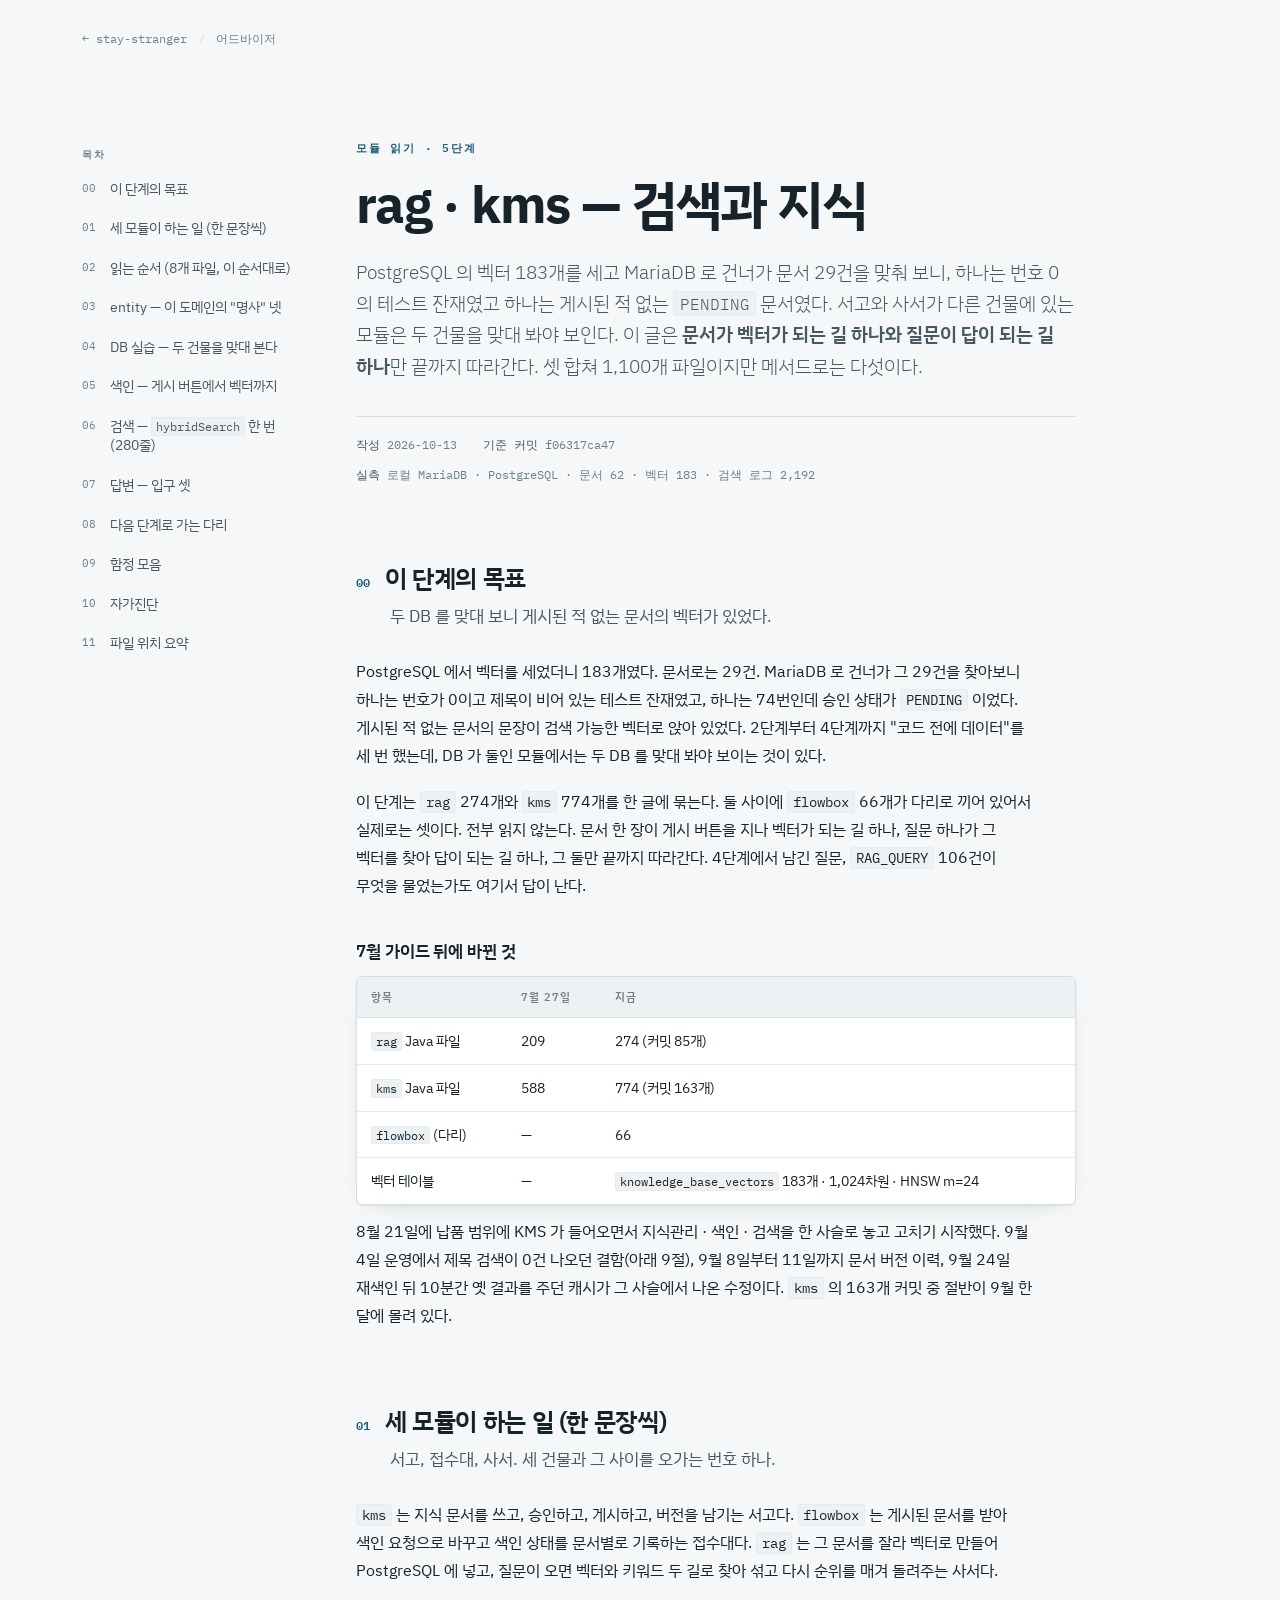
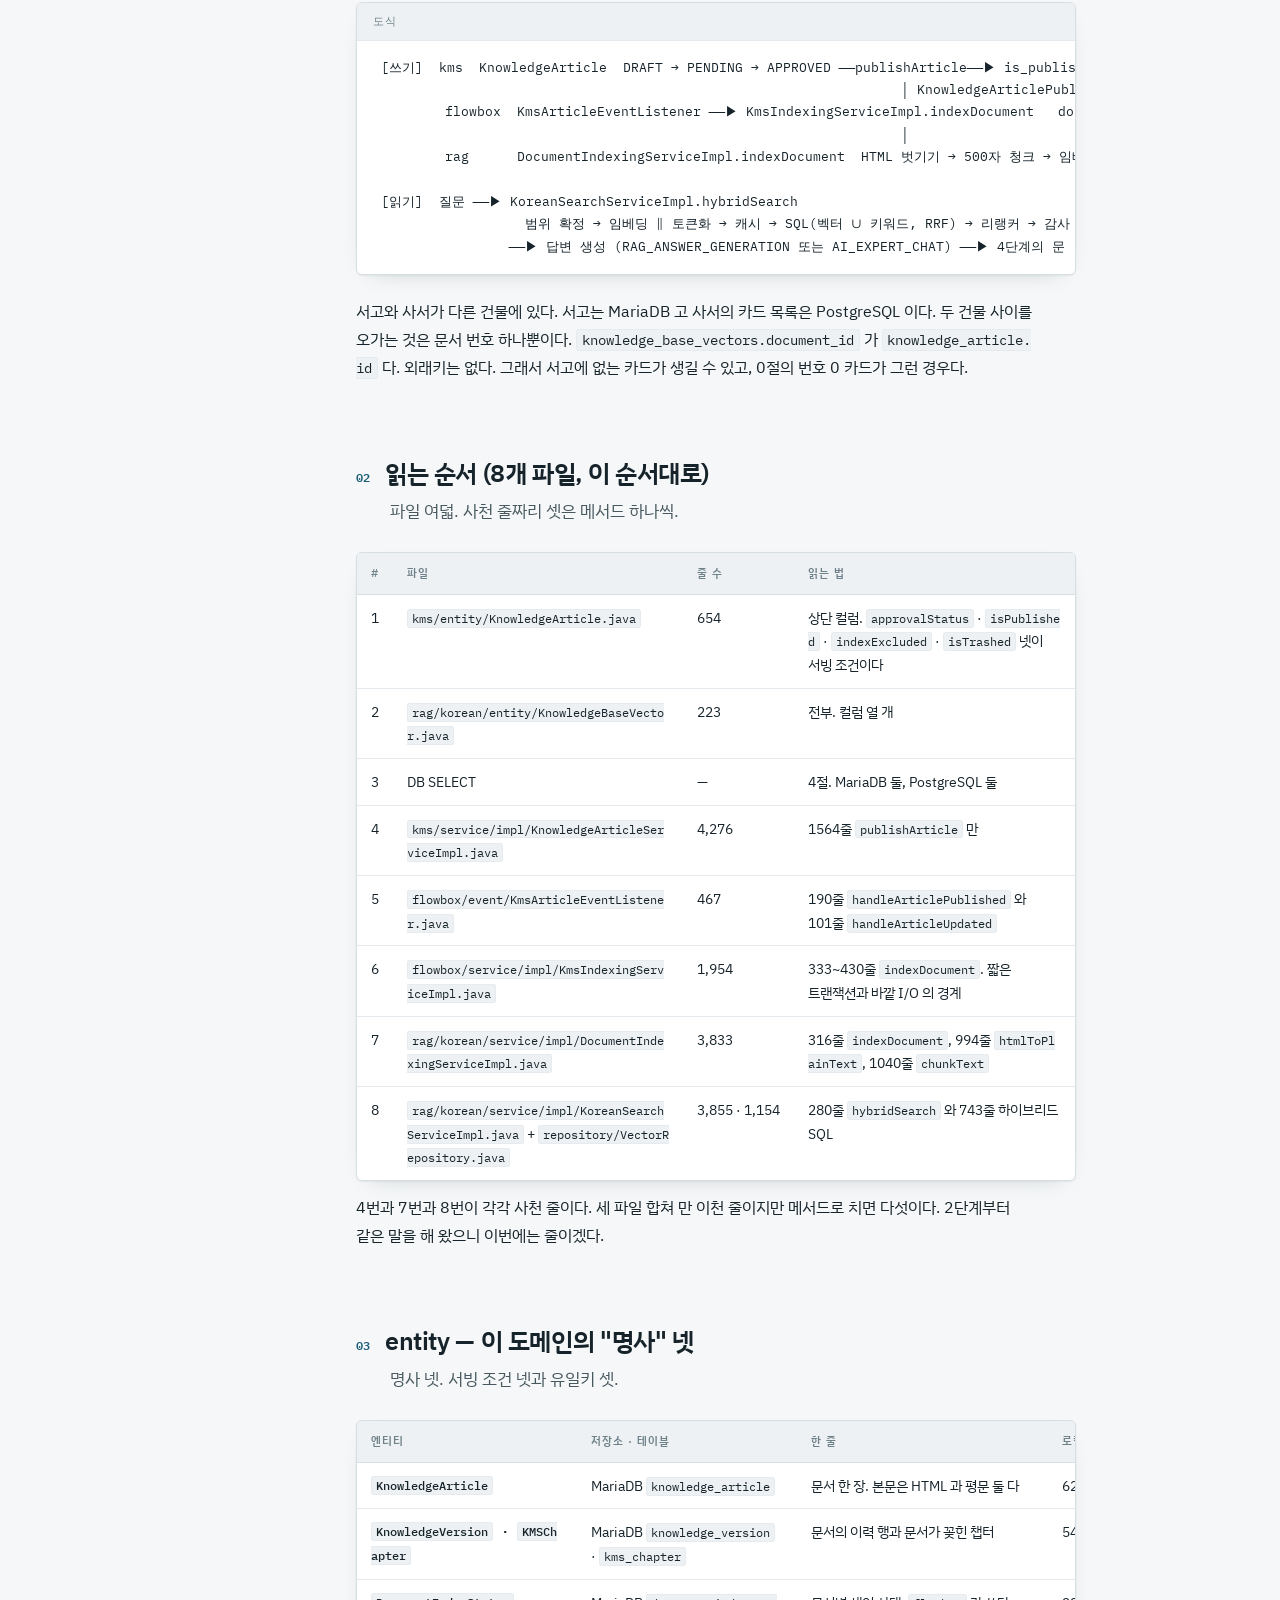
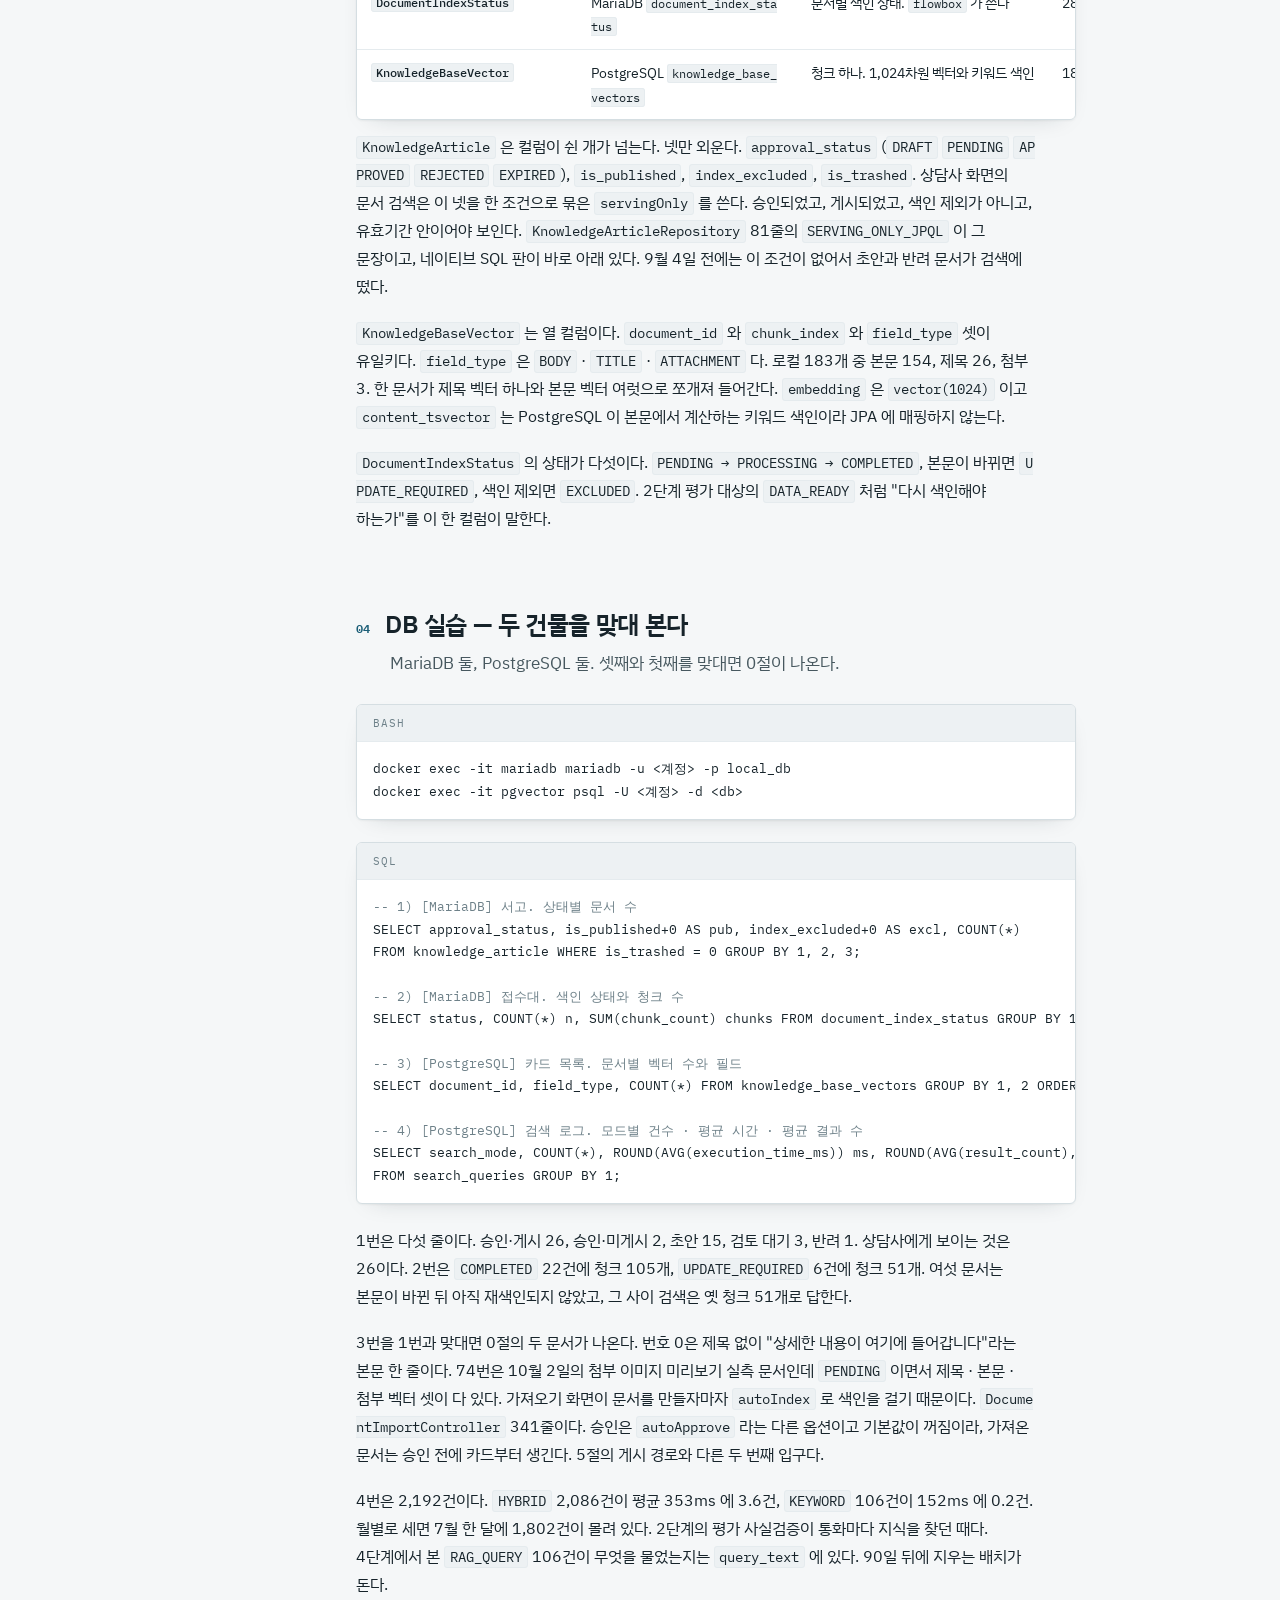
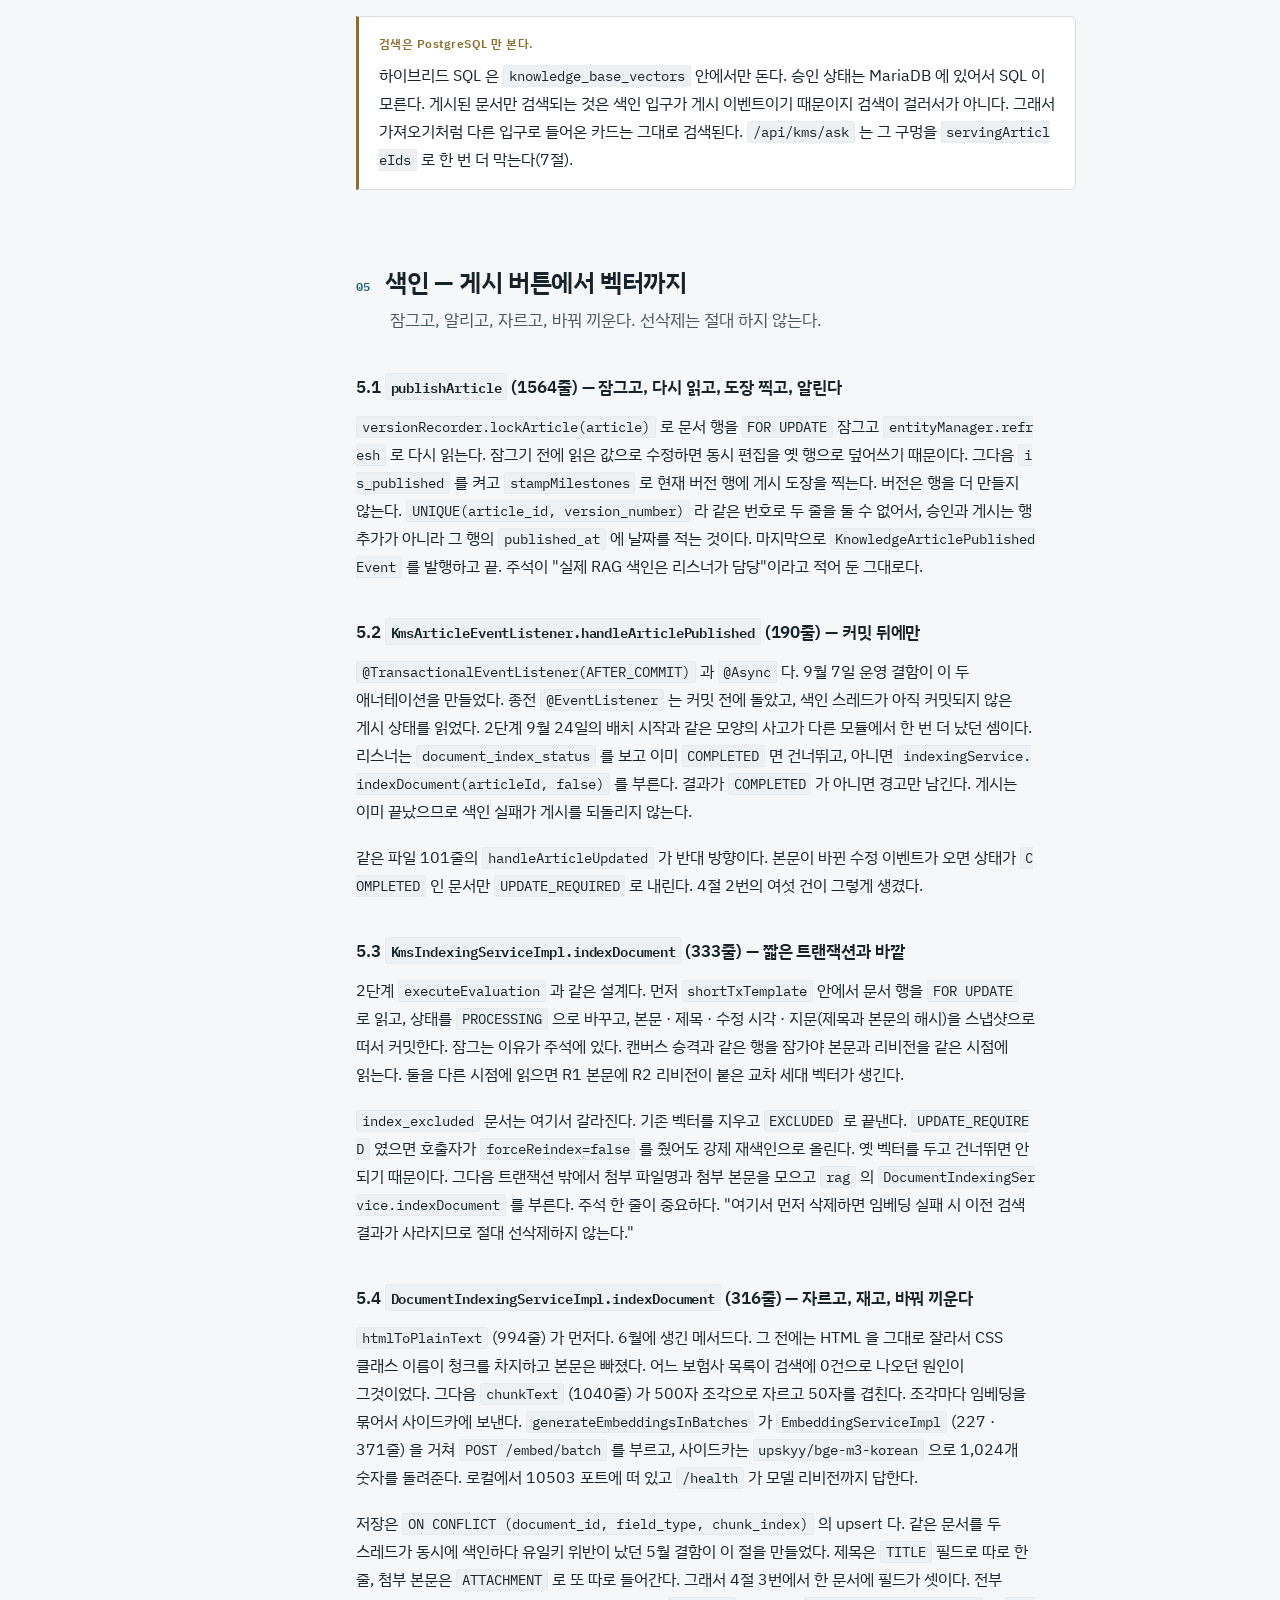
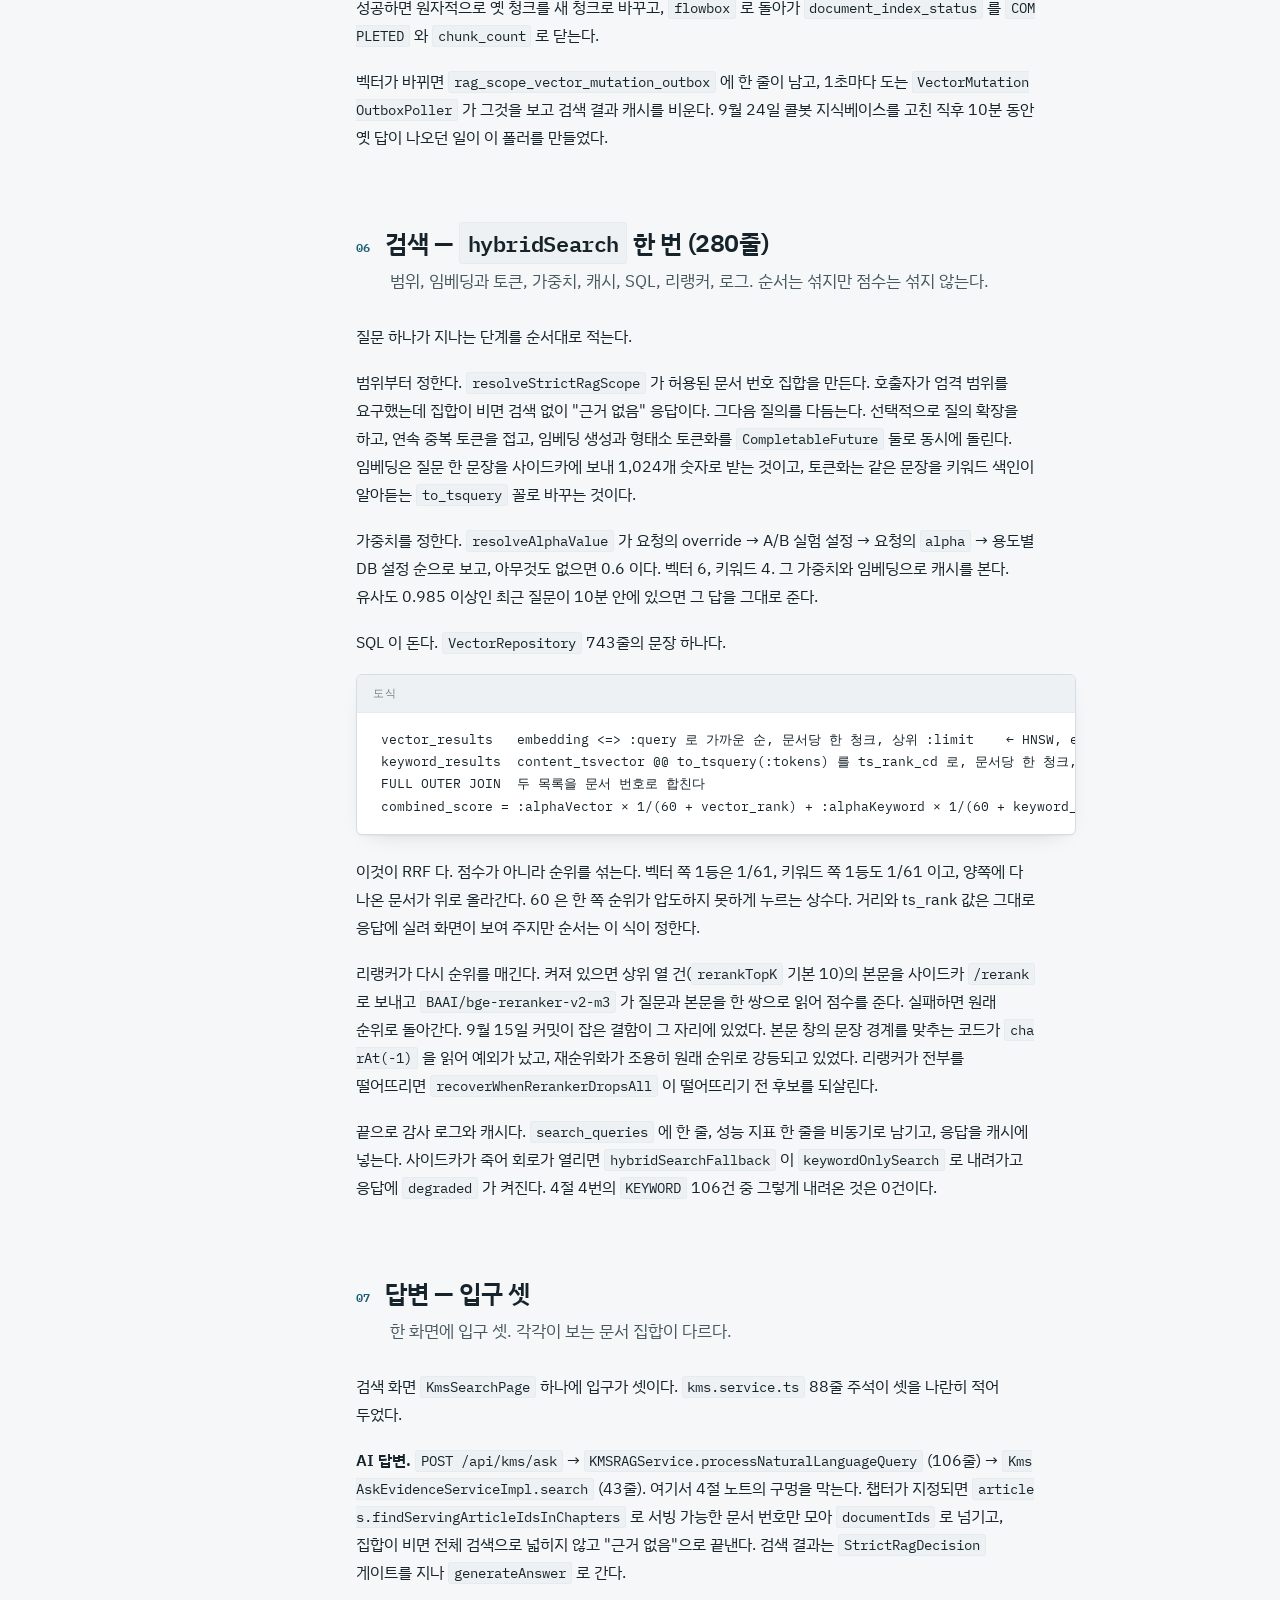
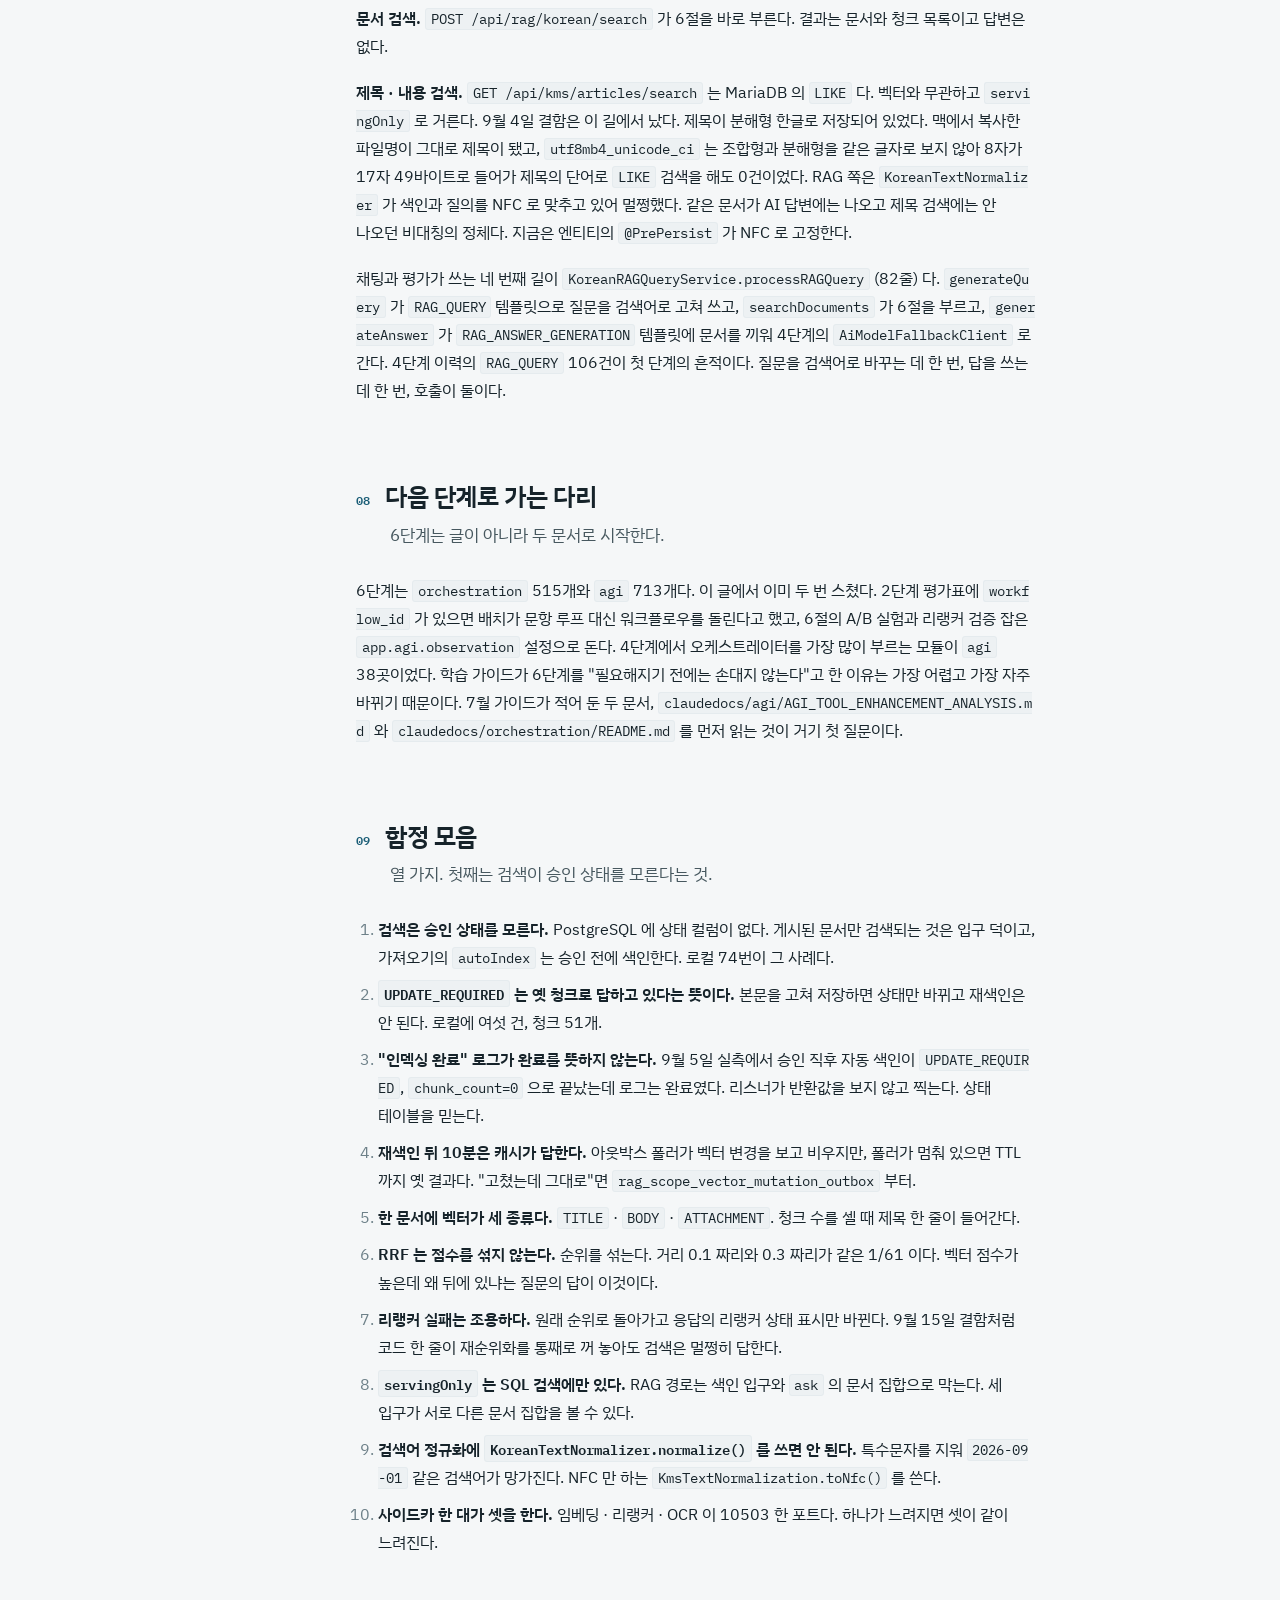
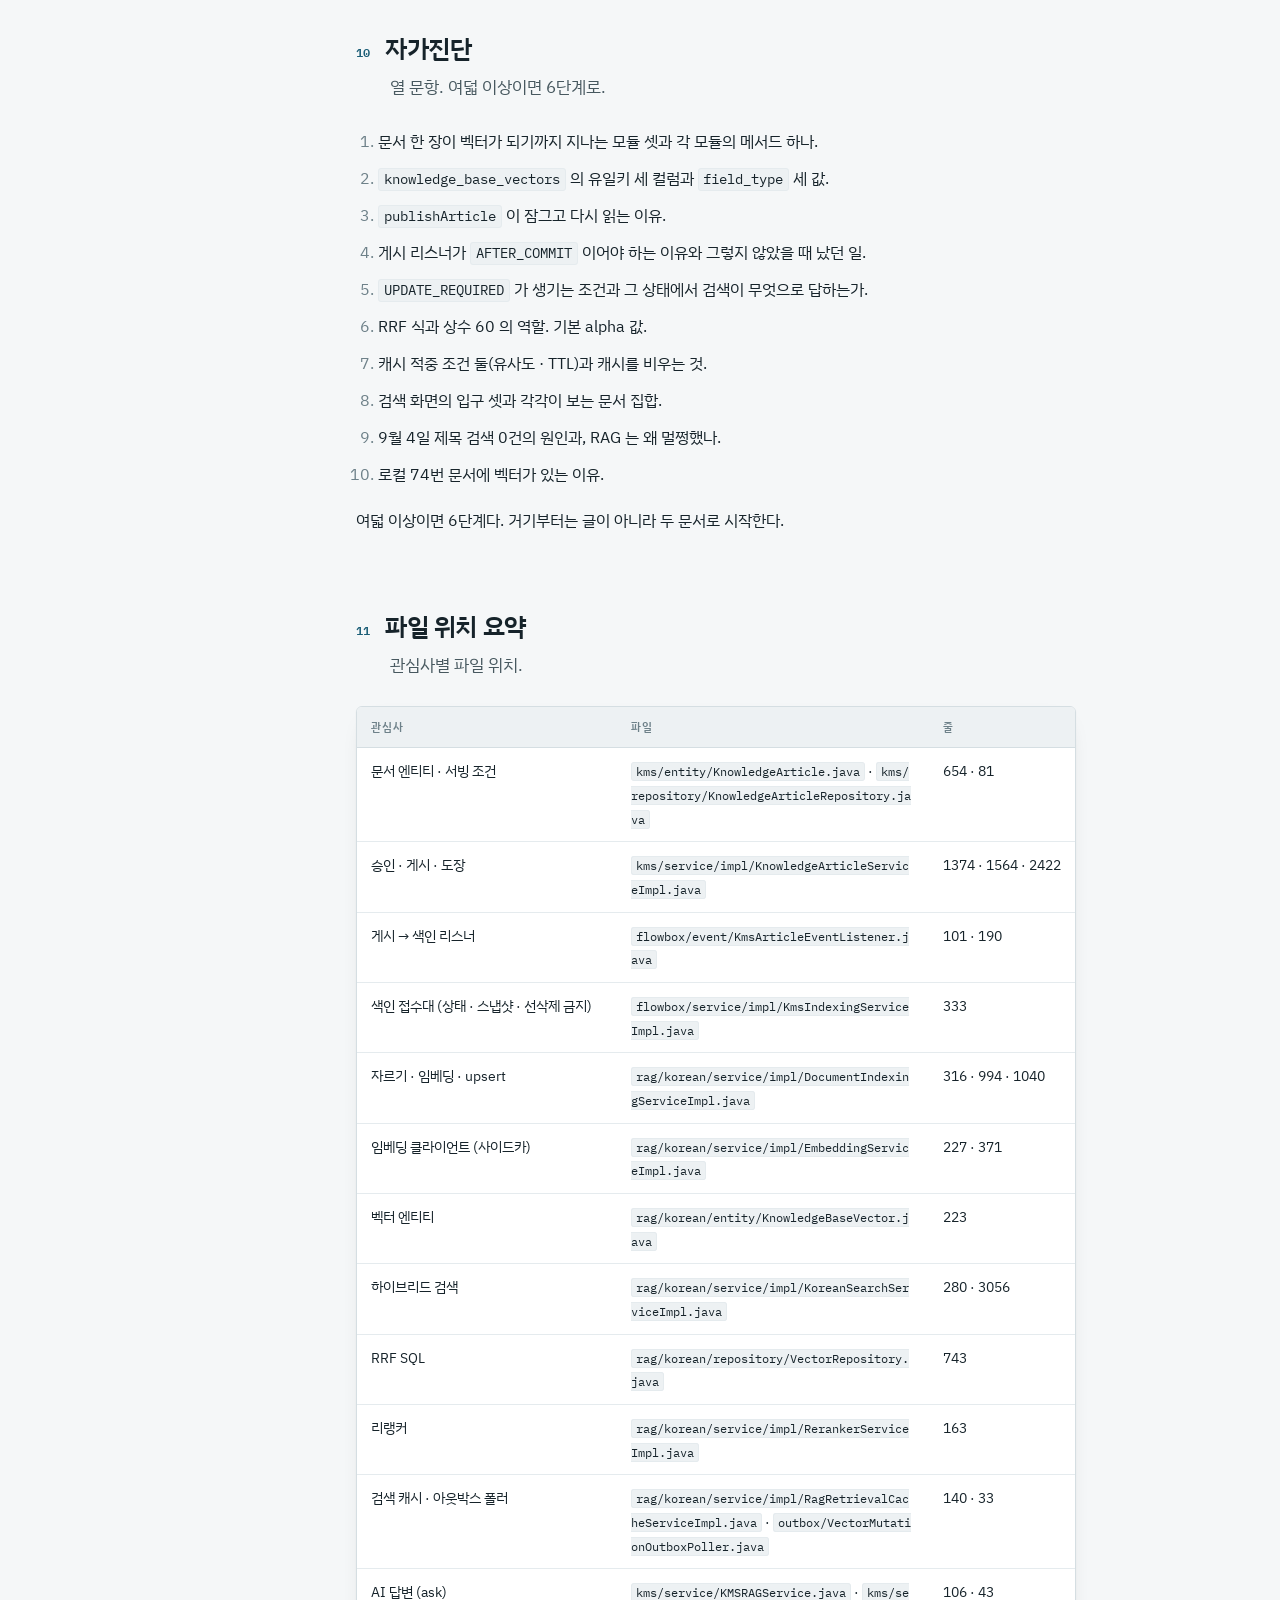
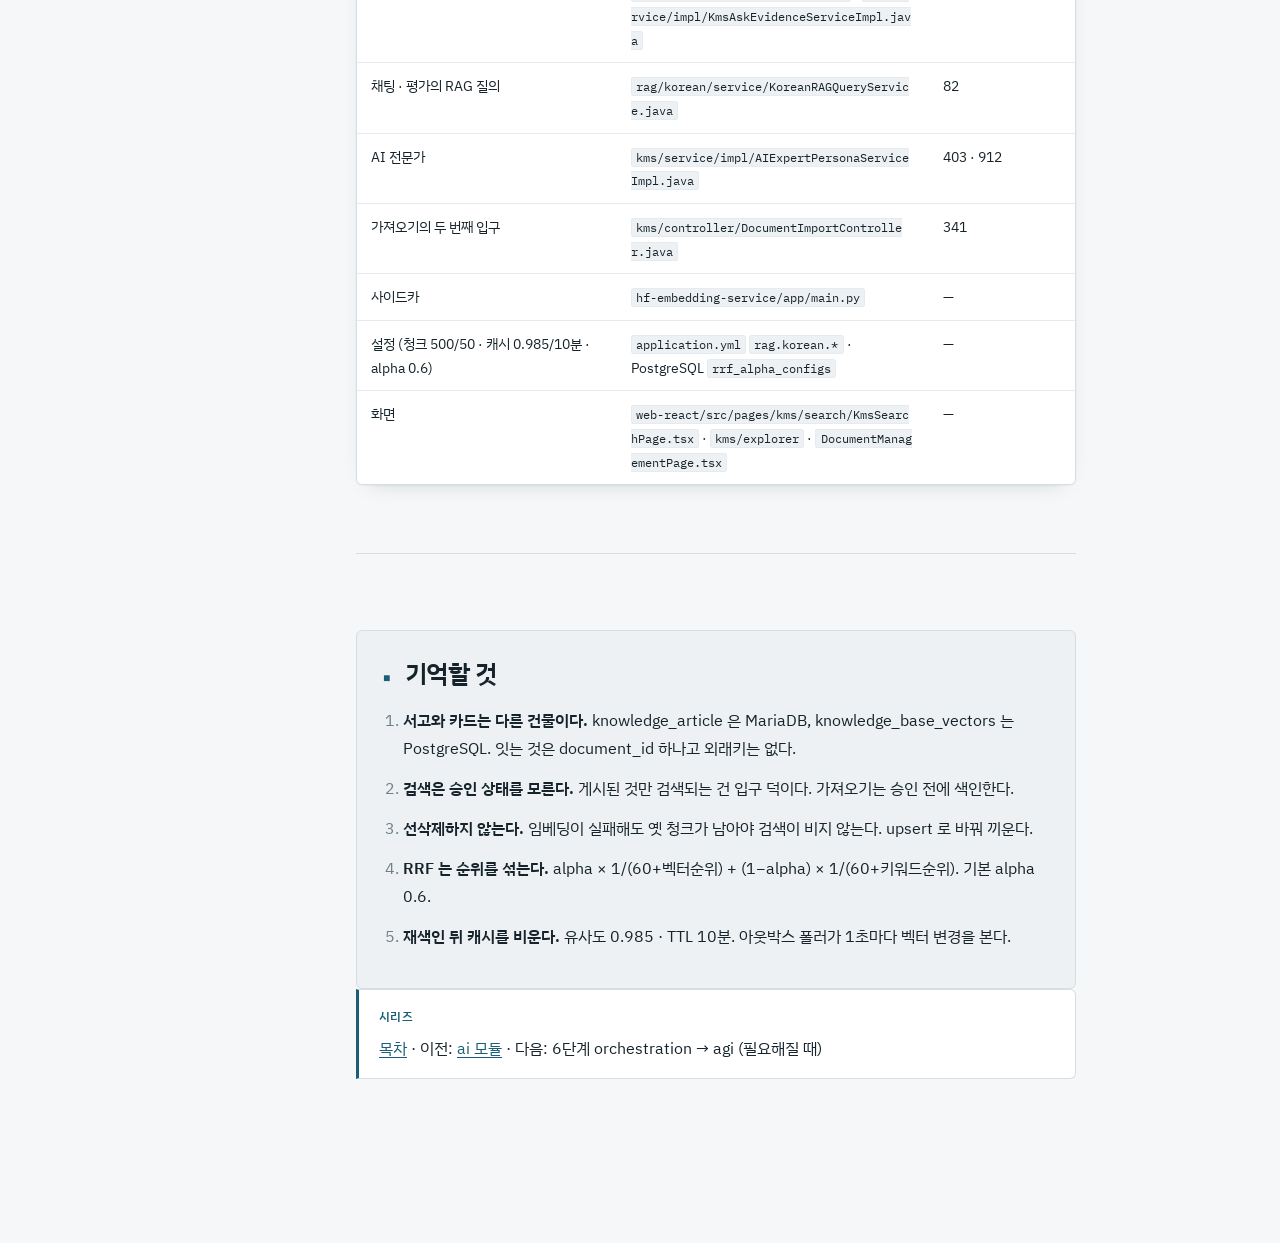
<file: advisor/rag-kms.html>
<!DOCTYPE html>
<html lang="ko">
<head>
<meta charset="utf-8">
<meta name="viewport" content="width=device-width, initial-scale=1">
<meta name="description" content="문서 한 장이 게시 버튼을 지나 벡터가 되는 길과, 질문 하나가 그 벡터를 찾아 답이 되는 길. 서고는 MariaDB 에, 사서의 카드는 PostgreSQL 에 있다.">
<title>rag · kms — 검색과 지식</title>
<link rel="preconnect" href="https://fonts.googleapis.com">
<link rel="preconnect" href="https://fonts.gstatic.com" crossorigin>
<link rel="stylesheet" href="https://fonts.googleapis.com/css2?family=IBM+Plex+Mono:wght@400;500;600&family=IBM+Plex+Sans+KR:wght@300;400;500;600;700&display=swap">
<link rel="stylesheet" href="/assets/css/post.css">
</head>
<body>
<nav class="sitenav"><a href="/">← stay-stranger</a> <span class="sitenav-sep">/</span> <a href="/advisor/">어드바이저</a></nav>

<div class="shell">

  <nav class="toc" aria-label="목차">
    <p class="toc-label">목차</p>
    <ol class="from-zero">
      <li><a href="#s0">이 단계의 목표</a></li>
      <li><a href="#s1">세 모듈이 하는 일 (한 문장씩)</a></li>
      <li><a href="#s2">읽는 순서 (8개 파일, 이 순서대로)</a></li>
      <li><a href="#s3">entity — 이 도메인의 "명사" 넷</a></li>
      <li><a href="#s4">DB 실습 — 두 건물을 맞대 본다</a></li>
      <li><a href="#s5">색인 — 게시 버튼에서 벡터까지</a></li>
      <li><a href="#s6">검색 — <code>hybridSearch</code> 한 번 (280줄)</a></li>
      <li><a href="#s7">답변 — 입구 셋</a></li>
      <li><a href="#s8">다음 단계로 가는 다리</a></li>
      <li><a href="#s9">함정 모음</a></li>
      <li><a href="#s10">자가진단</a></li>
      <li><a href="#s11">파일 위치 요약</a></li>
    </ol>
  </nav>

  <main class="doc">

    <p class="eyebrow">모듈 읽기 · 5단계</p>
    <h1>rag · kms — 검색과 지식</h1>
    <p class="standfirst">
      PostgreSQL 의 벡터 183개를 세고 MariaDB 로 건너가 문서 29건을 맞춰 보니, 하나는 번호 0 의 테스트 잔재였고 하나는 게시된 적 없는 <code>PENDING</code> 문서였다. 서고와 사서가 다른 건물에 있는 모듈은 두 건물을 맞대 봐야 보인다. 이 글은 <strong>문서가 벡터가 되는 길 하나와 질문이 답이 되는 길 하나</strong>만 끝까지 따라간다. 셋 합쳐 1,100개 파일이지만 메서드로는 다섯이다.
    </p>

    <div class="meta-strip">
      <span><b>작성</b> 2026-10-13</span>
      <span><b>기준 커밋</b> f06317ca47</span>
      <span><b>실측</b> 로컬 MariaDB · PostgreSQL · 문서 62 · 벡터 183 · 검색 로그 2,192</span>
    </div>


    <section id="s0">
      <h2><span class="num">00</span><span>이 단계의 목표</span></h2>
      <p class="lede">두 DB 를 맞대 보니 게시된 적 없는 문서의 벡터가 있었다.</p>
      <p>PostgreSQL 에서 벡터를 세었더니 183개였다. 문서로는 29건. MariaDB 로 건너가 그 29건을 찾아보니 하나는 번호가 0이고 제목이 비어 있는 테스트 잔재였고, 하나는 74번인데 승인 상태가 <code>PENDING</code> 이었다. 게시된 적 없는 문서의 문장이 검색 가능한 벡터로 앉아 있었다. 2단계부터 4단계까지 "코드 전에 데이터"를 세 번 했는데, DB 가 둘인 모듈에서는 두 DB 를 맞대 봐야 보이는 것이 있다.</p>
      <p>이 단계는 <code>rag</code> 274개와 <code>kms</code> 774개를 한 글에 묶는다. 둘 사이에 <code>flowbox</code> 66개가 다리로 끼어 있어서 실제로는 셋이다. 전부 읽지 않는다. 문서 한 장이 게시 버튼을 지나 벡터가 되는 길 하나, 질문 하나가 그 벡터를 찾아 답이 되는 길 하나, 그 둘만 끝까지 따라간다. 4단계에서 남긴 질문, <code>RAG_QUERY</code> 106건이 무엇을 물었는가도 여기서 답이 난다.</p>
      <h3>7월 가이드 뒤에 바뀐 것</h3>
      <div class="table-wrap">
        <table>
          <thead><tr><th>항목</th><th>7월 27일</th><th>지금</th></tr></thead>
          <tbody>
            <tr><td><code>rag</code> Java 파일</td><td>209</td><td>274 (커밋 85개)</td></tr>
            <tr><td><code>kms</code> Java 파일</td><td>588</td><td>774 (커밋 163개)</td></tr>
            <tr><td><code>flowbox</code> (다리)</td><td>—</td><td>66</td></tr>
            <tr><td>벡터 테이블</td><td>—</td><td class="wrap"><code>knowledge_base_vectors</code> 183개 · 1,024차원 · HNSW m=24</td></tr>
          </tbody>
        </table>
      </div>
      <p>8월 21일에 납품 범위에 KMS 가 들어오면서 지식관리 · 색인 · 검색을 한 사슬로 놓고 고치기 시작했다. 9월 4일 운영에서 제목 검색이 0건 나오던 결함(아래 9절), 9월 8일부터 11일까지 문서 버전 이력, 9월 24일 재색인 뒤 10분간 옛 결과를 주던 캐시가 그 사슬에서 나온 수정이다. <code>kms</code> 의 163개 커밋 중 절반이 9월 한 달에 몰려 있다.</p>
    </section>
    <section id="s1">
      <h2><span class="num">01</span><span>세 모듈이 하는 일 (한 문장씩)</span></h2>
      <p class="lede">서고, 접수대, 사서. 세 건물과 그 사이를 오가는 번호 하나.</p>
      <p><code>kms</code> 는 지식 문서를 쓰고, 승인하고, 게시하고, 버전을 남기는 서고다. <code>flowbox</code> 는 게시된 문서를 받아 색인 요청으로 바꾸고 색인 상태를 문서별로 기록하는 접수대다. <code>rag</code> 는 그 문서를 잘라 벡터로 만들어 PostgreSQL 에 넣고, 질문이 오면 벡터와 키워드 두 길로 찾아 섞고 다시 순위를 매겨 돌려주는 사서다.</p>
      <div class="code">
        <div class="code-head">도식</div>
<pre> [쓰기]  kms  KnowledgeArticle  DRAFT → PENDING → APPROVED ──publishArticle──▶ is_published=1
                                                                  │ KnowledgeArticlePublishedEvent (커밋 뒤)
         flowbox  KmsArticleEventListener ──▶ KmsIndexingServiceImpl.indexDocument   document_index_status: PROCESSING → COMPLETED
                                                                  │
         rag      DocumentIndexingServiceImpl.indexDocument  HTML 벗기기 → 500자 청크 → 임베딩(사이드카 10503) → PG upsert

 [읽기]  질문 ──▶ KoreanSearchServiceImpl.hybridSearch
                   범위 확정 → 임베딩 ∥ 토큰화 → 캐시 → SQL(벡터 ∪ 키워드, RRF) → 리랭커 → 감사 로그
                 ──▶ 답변 생성 (RAG_ANSWER_GENERATION 또는 AI_EXPERT_CHAT) ──▶ 4단계의 문</pre>
      </div>
      <p>서고와 사서가 다른 건물에 있다. 서고는 MariaDB 고 사서의 카드 목록은 PostgreSQL 이다. 두 건물 사이를 오가는 것은 문서 번호 하나뿐이다. <code>knowledge_base_vectors.document_id</code> 가 <code>knowledge_article.id</code> 다. 외래키는 없다. 그래서 서고에 없는 카드가 생길 수 있고, 0절의 번호 0 카드가 그런 경우다.</p>
    </section>
    <section id="s2">
      <h2><span class="num">02</span><span>읽는 순서 (8개 파일, 이 순서대로)</span></h2>
      <p class="lede">파일 여덟. 사천 줄짜리 셋은 메서드 하나씩.</p>
      <div class="table-wrap">
        <table>
          <thead><tr><th>#</th><th>파일</th><th>줄 수</th><th>읽는 법</th></tr></thead>
          <tbody>
            <tr><td>1</td><td class="wrap"><code>kms/entity/KnowledgeArticle.java</code></td><td>654</td><td class="wrap">상단 컬럼. <code>approvalStatus</code> · <code>isPublished</code> · <code>indexExcluded</code> · <code>isTrashed</code> 넷이 서빙 조건이다</td></tr>
            <tr><td>2</td><td class="wrap"><code>rag/korean/entity/KnowledgeBaseVector.java</code></td><td>223</td><td>전부. 컬럼 열 개</td></tr>
            <tr><td>3</td><td>DB SELECT</td><td>—</td><td class="wrap">4절. MariaDB 둘, PostgreSQL 둘</td></tr>
            <tr><td>4</td><td class="wrap"><code>kms/service/impl/KnowledgeArticleServiceImpl.java</code></td><td>4,276</td><td>1564줄 <code>publishArticle</code> 만</td></tr>
            <tr><td>5</td><td class="wrap"><code>flowbox/event/KmsArticleEventListener.java</code></td><td>467</td><td class="wrap">190줄 <code>handleArticlePublished</code> 와 101줄 <code>handleArticleUpdated</code></td></tr>
            <tr><td>6</td><td class="wrap"><code>flowbox/service/impl/KmsIndexingServiceImpl.java</code></td><td>1,954</td><td class="wrap">333~430줄 <code>indexDocument</code>. 짧은 트랜잭션과 바깥 I/O 의 경계</td></tr>
            <tr><td>7</td><td class="wrap"><code>rag/korean/service/impl/DocumentIndexingServiceImpl.java</code></td><td>3,833</td><td class="wrap">316줄 <code>indexDocument</code>, 994줄 <code>htmlToPlainText</code>, 1040줄 <code>chunkText</code></td></tr>
            <tr><td>8</td><td class="wrap"><code>rag/korean/service/impl/KoreanSearchServiceImpl.java</code> + <code>repository/VectorRepository.java</code></td><td>3,855 · 1,154</td><td class="wrap">280줄 <code>hybridSearch</code> 와 743줄 하이브리드 SQL</td></tr>
          </tbody>
        </table>
      </div>
      <p>4번과 7번과 8번이 각각 사천 줄이다. 세 파일 합쳐 만 이천 줄이지만 메서드로 치면 다섯이다. 2단계부터 같은 말을 해 왔으니 이번에는 줄이겠다.</p>
    </section>
    <section id="s3">
      <h2><span class="num">03</span><span>entity — 이 도메인의 "명사" 넷</span></h2>
      <p class="lede">명사 넷. 서빙 조건 넷과 유일키 셋.</p>
      <div class="table-wrap">
        <table>
          <thead><tr><th>엔티티</th><th>저장소 · 테이블</th><th>한 줄</th><th>로컬 행 수</th></tr></thead>
          <tbody>
            <tr><td class="scope-name"><code>KnowledgeArticle</code></td><td class="wrap">MariaDB <code>knowledge_article</code></td><td>문서 한 장. 본문은 HTML 과 평문 둘 다</td><td>62 (휴지통 제외 47)</td></tr>
            <tr><td class="scope-name wrap"><code>KnowledgeVersion</code> · <code>KMSChapter</code></td><td class="wrap">MariaDB <code>knowledge_version</code> · <code>kms_chapter</code></td><td>문서의 이력 행과 문서가 꽂힌 챕터</td><td>54 · 8</td></tr>
            <tr><td class="scope-name"><code>DocumentIndexStatus</code></td><td class="wrap">MariaDB <code>document_index_status</code></td><td>문서별 색인 상태. <code>flowbox</code> 가 쓴다</td><td>28</td></tr>
            <tr><td class="scope-name"><code>KnowledgeBaseVector</code></td><td class="wrap">PostgreSQL <code>knowledge_base_vectors</code></td><td>청크 하나. 1,024차원 벡터와 키워드 색인</td><td>183</td></tr>
          </tbody>
        </table>
      </div>
      <p><code>KnowledgeArticle</code> 은 컬럼이 쉰 개가 넘는다. 넷만 외운다. <code>approval_status</code> (<code>DRAFT</code> <code>PENDING</code> <code>APPROVED</code> <code>REJECTED</code> <code>EXPIRED</code>), <code>is_published</code>, <code>index_excluded</code>, <code>is_trashed</code>. 상담사 화면의 문서 검색은 이 넷을 한 조건으로 묶은 <code>servingOnly</code> 를 쓴다. 승인되었고, 게시되었고, 색인 제외가 아니고, 유효기간 안이어야 보인다. <code>KnowledgeArticleRepository</code> 81줄의 <code>SERVING_ONLY_JPQL</code> 이 그 문장이고, 네이티브 SQL 판이 바로 아래 있다. 9월 4일 전에는 이 조건이 없어서 초안과 반려 문서가 검색에 떴다.</p>
      <p><code>KnowledgeBaseVector</code> 는 열 컬럼이다. <code>document_id</code> 와 <code>chunk_index</code> 와 <code>field_type</code> 셋이 유일키다. <code>field_type</code> 은 <code>BODY</code> · <code>TITLE</code> · <code>ATTACHMENT</code> 다. 로컬 183개 중 본문 154, 제목 26, 첨부 3. 한 문서가 제목 벡터 하나와 본문 벡터 여럿으로 쪼개져 들어간다. <code>embedding</code> 은 <code>vector(1024)</code> 이고 <code>content_tsvector</code> 는 PostgreSQL 이 본문에서 계산하는 키워드 색인이라 JPA 에 매핑하지 않는다.</p>
      <p><code>DocumentIndexStatus</code> 의 상태가 다섯이다. <code>PENDING → PROCESSING → COMPLETED</code>, 본문이 바뀌면 <code>UPDATE_REQUIRED</code>, 색인 제외면 <code>EXCLUDED</code>. 2단계 평가 대상의 <code>DATA_READY</code> 처럼 "다시 색인해야 하는가"를 이 한 컬럼이 말한다.</p>
    </section>
    <section id="s4">
      <h2><span class="num">04</span><span>DB 실습 — 두 건물을 맞대 본다</span></h2>
      <p class="lede">MariaDB 둘, PostgreSQL 둘. 셋째와 첫째를 맞대면 0절이 나온다.</p>
      <div class="code">
        <div class="code-head">BASH</div>
<pre>docker exec -it mariadb mariadb -u &lt;계정&gt; -p local_db
docker exec -it pgvector psql -U &lt;계정&gt; -d &lt;db&gt;</pre>
      </div>
      <div class="code">
        <div class="code-head">SQL</div>
<pre><span class="c-dim">-- 1) [MariaDB] 서고. 상태별 문서 수</span>
SELECT approval_status, is_published+0 AS pub, index_excluded+0 AS excl, COUNT(*)
FROM knowledge_article WHERE is_trashed = 0 GROUP BY 1, 2, 3;

<span class="c-dim">-- 2) [MariaDB] 접수대. 색인 상태와 청크 수</span>
SELECT status, COUNT(*) n, SUM(chunk_count) chunks FROM document_index_status GROUP BY 1;

<span class="c-dim">-- 3) [PostgreSQL] 카드 목록. 문서별 벡터 수와 필드</span>
SELECT document_id, field_type, COUNT(*) FROM knowledge_base_vectors GROUP BY 1, 2 ORDER BY 1 DESC LIMIT 12;

<span class="c-dim">-- 4) [PostgreSQL] 검색 로그. 모드별 건수 · 평균 시간 · 평균 결과 수</span>
SELECT search_mode, COUNT(*), ROUND(AVG(execution_time_ms)) ms, ROUND(AVG(result_count), 1) results
FROM search_queries GROUP BY 1;</pre>
      </div>
      <p>1번은 다섯 줄이다. 승인·게시 26, 승인·미게시 2, 초안 15, 검토 대기 3, 반려 1. 상담사에게 보이는 것은 26이다. 2번은 <code>COMPLETED</code> 22건에 청크 105개, <code>UPDATE_REQUIRED</code> 6건에 청크 51개. 여섯 문서는 본문이 바뀐 뒤 아직 재색인되지 않았고, 그 사이 검색은 옛 청크 51개로 답한다.</p>
      <p>3번을 1번과 맞대면 0절의 두 문서가 나온다. 번호 0은 제목 없이 "상세한 내용이 여기에 들어갑니다"라는 본문 한 줄이다. 74번은 10월 2일의 첨부 이미지 미리보기 실측 문서인데 <code>PENDING</code> 이면서 제목 · 본문 · 첨부 벡터 셋이 다 있다. 가져오기 화면이 문서를 만들자마자 <code>autoIndex</code> 로 색인을 걸기 때문이다. <code>DocumentImportController</code> 341줄이다. 승인은 <code>autoApprove</code> 라는 다른 옵션이고 기본값이 꺼짐이라, 가져온 문서는 승인 전에 카드부터 생긴다. 5절의 게시 경로와 다른 두 번째 입구다.</p>
      <p>4번은 2,192건이다. <code>HYBRID</code> 2,086건이 평균 353ms 에 3.6건, <code>KEYWORD</code> 106건이 152ms 에 0.2건. 월별로 세면 7월 한 달에 1,802건이 몰려 있다. 2단계의 평가 사실검증이 통화마다 지식을 찾던 때다. 4단계에서 본 <code>RAG_QUERY</code> 106건이 무엇을 물었는지는 <code>query_text</code> 에 있다. 90일 뒤에 지우는 배치가 돈다.</p>
      <div class="note is-key">
        <p class="note-title">검색은 PostgreSQL 만 본다.</p>
        <p>하이브리드 SQL 은 <code>knowledge_base_vectors</code> 안에서만 돈다. 승인 상태는 MariaDB 에 있어서 SQL 이 모른다. 게시된 문서만 검색되는 것은 색인 입구가 게시 이벤트이기 때문이지 검색이 걸러서가 아니다. 그래서 가져오기처럼 다른 입구로 들어온 카드는 그대로 검색된다. <code>/api/kms/ask</code> 는 그 구멍을 <code>servingArticleIds</code> 로 한 번 더 막는다(7절).</p>
      </div>
    </section>
    <section id="s5">
      <h2><span class="num">05</span><span>색인 — 게시 버튼에서 벡터까지</span></h2>
      <p class="lede">잠그고, 알리고, 자르고, 바꿔 끼운다. 선삭제는 절대 하지 않는다.</p>
      <h3>5.1 <code>publishArticle</code> (1564줄) — 잠그고, 다시 읽고, 도장 찍고, 알린다</h3>
      <p><code>versionRecorder.lockArticle(article)</code> 로 문서 행을 <code>FOR UPDATE</code> 잠그고 <code>entityManager.refresh</code> 로 다시 읽는다. 잠그기 전에 읽은 값으로 수정하면 동시 편집을 옛 행으로 덮어쓰기 때문이다. 그다음 <code>is_published</code> 를 켜고 <code>stampMilestones</code> 로 현재 버전 행에 게시 도장을 찍는다. 버전은 행을 더 만들지 않는다. <code>UNIQUE(article_id, version_number)</code> 라 같은 번호로 두 줄을 둘 수 없어서, 승인과 게시는 행 추가가 아니라 그 행의 <code>published_at</code> 에 날짜를 적는 것이다. 마지막으로 <code>KnowledgeArticlePublishedEvent</code> 를 발행하고 끝. 주석이 "실제 RAG 색인은 리스너가 담당"이라고 적어 둔 그대로다.</p>
      <h3>5.2 <code>KmsArticleEventListener.handleArticlePublished</code> (190줄) — 커밋 뒤에만</h3>
      <p><code>@TransactionalEventListener(AFTER_COMMIT)</code> 과 <code>@Async</code> 다. 9월 7일 운영 결함이 이 두 애너테이션을 만들었다. 종전 <code>@EventListener</code> 는 커밋 전에 돌았고, 색인 스레드가 아직 커밋되지 않은 게시 상태를 읽었다. 2단계 9월 24일의 배치 시작과 같은 모양의 사고가 다른 모듈에서 한 번 더 났던 셈이다. 리스너는 <code>document_index_status</code> 를 보고 이미 <code>COMPLETED</code> 면 건너뛰고, 아니면 <code>indexingService.indexDocument(articleId, false)</code> 를 부른다. 결과가 <code>COMPLETED</code> 가 아니면 경고만 남긴다. 게시는 이미 끝났으므로 색인 실패가 게시를 되돌리지 않는다.</p>
      <p>같은 파일 101줄의 <code>handleArticleUpdated</code> 가 반대 방향이다. 본문이 바뀐 수정 이벤트가 오면 상태가 <code>COMPLETED</code> 인 문서만 <code>UPDATE_REQUIRED</code> 로 내린다. 4절 2번의 여섯 건이 그렇게 생겼다.</p>
      <h3>5.3 <code>KmsIndexingServiceImpl.indexDocument</code> (333줄) — 짧은 트랜잭션과 바깥</h3>
      <p>2단계 <code>executeEvaluation</code> 과 같은 설계다. 먼저 <code>shortTxTemplate</code> 안에서 문서 행을 <code>FOR UPDATE</code> 로 읽고, 상태를 <code>PROCESSING</code> 으로 바꾸고, 본문 · 제목 · 수정 시각 · 지문(제목과 본문의 해시)을 스냅샷으로 떠서 커밋한다. 잠그는 이유가 주석에 있다. 캔버스 승격과 같은 행을 잠가야 본문과 리비전을 같은 시점에 읽는다. 둘을 다른 시점에 읽으면 R1 본문에 R2 리비전이 붙은 교차 세대 벡터가 생긴다.</p>
      <p><code>index_excluded</code> 문서는 여기서 갈라진다. 기존 벡터를 지우고 <code>EXCLUDED</code> 로 끝낸다. <code>UPDATE_REQUIRED</code> 였으면 호출자가 <code>forceReindex=false</code> 를 줬어도 강제 재색인으로 올린다. 옛 벡터를 두고 건너뛰면 안 되기 때문이다. 그다음 트랜잭션 밖에서 첨부 파일명과 첨부 본문을 모으고 <code>rag</code> 의 <code>DocumentIndexingService.indexDocument</code> 를 부른다. 주석 한 줄이 중요하다. "여기서 먼저 삭제하면 임베딩 실패 시 이전 검색 결과가 사라지므로 절대 선삭제하지 않는다."</p>
      <h3>5.4 <code>DocumentIndexingServiceImpl.indexDocument</code> (316줄) — 자르고, 재고, 바꿔 끼운다</h3>
      <p><code>htmlToPlainText</code> (994줄) 가 먼저다. 6월에 생긴 메서드다. 그 전에는 HTML 을 그대로 잘라서 CSS 클래스 이름이 청크를 차지하고 본문은 빠졌다. 어느 보험사 목록이 검색에 0건으로 나오던 원인이 그것이었다. 그다음 <code>chunkText</code> (1040줄) 가 500자 조각으로 자르고 50자를 겹친다. 조각마다 임베딩을 묶어서 사이드카에 보낸다. <code>generateEmbeddingsInBatches</code> 가 <code>EmbeddingServiceImpl</code> (227 · 371줄) 을 거쳐 <code>POST /embed/batch</code> 를 부르고, 사이드카는 <code>upskyy/bge-m3-korean</code> 으로 1,024개 숫자를 돌려준다. 로컬에서 10503 포트에 떠 있고 <code>/health</code> 가 모델 리비전까지 답한다.</p>
      <p>저장은 <code>ON CONFLICT (document_id, field_type, chunk_index)</code> 의 upsert 다. 같은 문서를 두 스레드가 동시에 색인하다 유일키 위반이 났던 5월 결함이 이 절을 만들었다. 제목은 <code>TITLE</code> 필드로 따로 한 줄, 첨부 본문은 <code>ATTACHMENT</code> 로 또 따로 들어간다. 그래서 4절 3번에서 한 문서에 필드가 셋이다. 전부 성공하면 원자적으로 옛 청크를 새 청크로 바꾸고, <code>flowbox</code> 로 돌아가 <code>document_index_status</code> 를 <code>COMPLETED</code> 와 <code>chunk_count</code> 로 닫는다.</p>
      <p>벡터가 바뀌면 <code>rag_scope_vector_mutation_outbox</code> 에 한 줄이 남고, 1초마다 도는 <code>VectorMutationOutboxPoller</code> 가 그것을 보고 검색 결과 캐시를 비운다. 9월 24일 콜봇 지식베이스를 고친 직후 10분 동안 옛 답이 나오던 일이 이 폴러를 만들었다.</p>
    </section>
    <section id="s6">
      <h2><span class="num">06</span><span>검색 — <code>hybridSearch</code> 한 번 (280줄)</span></h2>
      <p class="lede">범위, 임베딩과 토큰, 가중치, 캐시, SQL, 리랭커, 로그. 순서는 섞지만 점수는 섞지 않는다.</p>
      <p>질문 하나가 지나는 단계를 순서대로 적는다.</p>
      <p>범위부터 정한다. <code>resolveStrictRagScope</code> 가 허용된 문서 번호 집합을 만든다. 호출자가 엄격 범위를 요구했는데 집합이 비면 검색 없이 "근거 없음" 응답이다. 그다음 질의를 다듬는다. 선택적으로 질의 확장을 하고, 연속 중복 토큰을 접고, 임베딩 생성과 형태소 토큰화를 <code>CompletableFuture</code> 둘로 동시에 돌린다. 임베딩은 질문 한 문장을 사이드카에 보내 1,024개 숫자로 받는 것이고, 토큰화는 같은 문장을 키워드 색인이 알아듣는 <code>to_tsquery</code> 꼴로 바꾸는 것이다.</p>
      <p>가중치를 정한다. <code>resolveAlphaValue</code> 가 요청의 override → A/B 실험 설정 → 요청의 <code>alpha</code> → 용도별 DB 설정 순으로 보고, 아무것도 없으면 0.6 이다. 벡터 6, 키워드 4. 그 가중치와 임베딩으로 캐시를 본다. 유사도 0.985 이상인 최근 질문이 10분 안에 있으면 그 답을 그대로 준다.</p>
      <p>SQL 이 돈다. <code>VectorRepository</code> 743줄의 문장 하나다.</p>
      <div class="code">
        <div class="code-head">도식</div>
<pre> vector_results   embedding &lt;=&gt; :query 로 가까운 순, 문서당 한 청크, 상위 :limit    ← HNSW, ef_search 는 요청마다
 keyword_results  content_tsvector @@ to_tsquery(:tokens) 를 ts_rank_cd 로, 문서당 한 청크, 상위 :limit
 FULL OUTER JOIN  두 목록을 문서 번호로 합친다
 combined_score = :alphaVector × 1/(60 + vector_rank) + :alphaKeyword × 1/(60 + keyword_rank)</pre>
      </div>
      <p>이것이 RRF 다. 점수가 아니라 순위를 섞는다. 벡터 쪽 1등은 1/61, 키워드 쪽 1등도 1/61 이고, 양쪽에 다 나온 문서가 위로 올라간다. 60 은 한 쪽 순위가 압도하지 못하게 누르는 상수다. 거리와 ts_rank 값은 그대로 응답에 실려 화면이 보여 주지만 순서는 이 식이 정한다.</p>
      <p>리랭커가 다시 순위를 매긴다. 켜져 있으면 상위 열 건(<code>rerankTopK</code> 기본 10)의 본문을 사이드카 <code>/rerank</code> 로 보내고 <code>BAAI/bge-reranker-v2-m3</code> 가 질문과 본문을 한 쌍으로 읽어 점수를 준다. 실패하면 원래 순위로 돌아간다. 9월 15일 커밋이 잡은 결함이 그 자리에 있었다. 본문 창의 문장 경계를 맞추는 코드가 <code>charAt(-1)</code> 을 읽어 예외가 났고, 재순위화가 조용히 원래 순위로 강등되고 있었다. 리랭커가 전부를 떨어뜨리면 <code>recoverWhenRerankerDropsAll</code> 이 떨어뜨리기 전 후보를 되살린다.</p>
      <p>끝으로 감사 로그와 캐시다. <code>search_queries</code> 에 한 줄, 성능 지표 한 줄을 비동기로 남기고, 응답을 캐시에 넣는다. 사이드카가 죽어 회로가 열리면 <code>hybridSearchFallback</code> 이 <code>keywordOnlySearch</code> 로 내려가고 응답에 <code>degraded</code> 가 켜진다. 4절 4번의 <code>KEYWORD</code> 106건 중 그렇게 내려온 것은 0건이다.</p>
    </section>
    <section id="s7">
      <h2><span class="num">07</span><span>답변 — 입구 셋</span></h2>
      <p class="lede">한 화면에 입구 셋. 각각이 보는 문서 집합이 다르다.</p>
      <p>검색 화면 <code>KmsSearchPage</code> 하나에 입구가 셋이다. <code>kms.service.ts</code> 88줄 주석이 셋을 나란히 적어 두었다.</p>
      <p><strong>AI 답변.</strong> <code>POST /api/kms/ask</code> → <code>KMSRAGService.processNaturalLanguageQuery</code> (106줄) → <code>KmsAskEvidenceServiceImpl.search</code> (43줄). 여기서 4절 노트의 구멍을 막는다. 챕터가 지정되면 <code>articles.findServingArticleIdsInChapters</code> 로 서빙 가능한 문서 번호만 모아 <code>documentIds</code> 로 넘기고, 집합이 비면 전체 검색으로 넓히지 않고 "근거 없음"으로 끝낸다. 검색 결과는 <code>StrictRagDecision</code> 게이트를 지나 <code>generateAnswer</code> 로 간다.</p>
      <p><strong>문서 검색.</strong> <code>POST /api/rag/korean/search</code> 가 6절을 바로 부른다. 결과는 문서와 청크 목록이고 답변은 없다.</p>
      <p><strong>제목 · 내용 검색.</strong> <code>GET /api/kms/articles/search</code> 는 MariaDB 의 <code>LIKE</code> 다. 벡터와 무관하고 <code>servingOnly</code> 로 거른다. 9월 4일 결함은 이 길에서 났다. 제목이 분해형 한글로 저장되어 있었다. 맥에서 복사한 파일명이 그대로 제목이 됐고, <code>utf8mb4_unicode_ci</code> 는 조합형과 분해형을 같은 글자로 보지 않아 8자가 17자 49바이트로 들어가 제목의 단어로 <code>LIKE</code> 검색을 해도 0건이었다. RAG 쪽은 <code>KoreanTextNormalizer</code> 가 색인과 질의를 NFC 로 맞추고 있어 멀쩡했다. 같은 문서가 AI 답변에는 나오고 제목 검색에는 안 나오던 비대칭의 정체다. 지금은 엔티티의 <code>@PrePersist</code> 가 NFC 로 고정한다.</p>
      <p>채팅과 평가가 쓰는 네 번째 길이 <code>KoreanRAGQueryService.processRAGQuery</code> (82줄) 다. <code>generateQuery</code> 가 <code>RAG_QUERY</code> 템플릿으로 질문을 검색어로 고쳐 쓰고, <code>searchDocuments</code> 가 6절을 부르고, <code>generateAnswer</code> 가 <code>RAG_ANSWER_GENERATION</code> 템플릿에 문서를 끼워 4단계의 <code>AiModelFallbackClient</code> 로 간다. 4단계 이력의 <code>RAG_QUERY</code> 106건이 첫 단계의 흔적이다. 질문을 검색어로 바꾸는 데 한 번, 답을 쓰는 데 한 번, 호출이 둘이다.</p>
    </section>
    <section id="s8">
      <h2><span class="num">08</span><span>다음 단계로 가는 다리</span></h2>
      <p class="lede">6단계는 글이 아니라 두 문서로 시작한다.</p>
      <p>6단계는 <code>orchestration</code> 515개와 <code>agi</code> 713개다. 이 글에서 이미 두 번 스쳤다. 2단계 평가표에 <code>workflow_id</code> 가 있으면 배치가 문항 루프 대신 워크플로우를 돌린다고 했고, 6절의 A/B 실험과 리랭커 검증 잡은 <code>app.agi.observation</code> 설정으로 돈다. 4단계에서 오케스트레이터를 가장 많이 부르는 모듈이 <code>agi</code> 38곳이었다. 학습 가이드가 6단계를 "필요해지기 전에는 손대지 않는다"고 한 이유는 가장 어렵고 가장 자주 바뀌기 때문이다. 7월 가이드가 적어 둔 두 문서, <code>claudedocs/agi/AGI_TOOL_ENHANCEMENT_ANALYSIS.md</code> 와 <code>claudedocs/orchestration/README.md</code> 를 먼저 읽는 것이 거기 첫 질문이다.</p>
    </section>
    <section id="s9">
      <h2><span class="num">09</span><span>함정 모음</span></h2>
      <p class="lede">열 가지. 첫째는 검색이 승인 상태를 모른다는 것.</p>
      <ol><li><strong>검색은 승인 상태를 모른다.</strong> PostgreSQL 에 상태 컬럼이 없다. 게시된 문서만 검색되는 것은 입구 덕이고, 가져오기의 <code>autoIndex</code> 는 승인 전에 색인한다. 로컬 74번이 그 사례다.</li><li><strong><code>UPDATE_REQUIRED</code> 는 옛 청크로 답하고 있다는 뜻이다.</strong> 본문을 고쳐 저장하면 상태만 바뀌고 재색인은 안 된다. 로컬에 여섯 건, 청크 51개.</li><li><strong>"인덱싱 완료" 로그가 완료를 뜻하지 않는다.</strong> 9월 5일 실측에서 승인 직후 자동 색인이 <code>UPDATE_REQUIRED</code>, <code>chunk_count=0</code> 으로 끝났는데 로그는 완료였다. 리스너가 반환값을 보지 않고 찍는다. 상태 테이블을 믿는다.</li><li><strong>재색인 뒤 10분은 캐시가 답한다.</strong> 아웃박스 폴러가 벡터 변경을 보고 비우지만, 폴러가 멈춰 있으면 TTL 까지 옛 결과다. "고쳤는데 그대로"면 <code>rag_scope_vector_mutation_outbox</code> 부터.</li><li><strong>한 문서에 벡터가 세 종류다.</strong> <code>TITLE</code> · <code>BODY</code> · <code>ATTACHMENT</code>. 청크 수를 셀 때 제목 한 줄이 들어간다.</li><li><strong>RRF 는 점수를 섞지 않는다.</strong> 순위를 섞는다. 거리 0.1 짜리와 0.3 짜리가 같은 1/61 이다. 벡터 점수가 높은데 왜 뒤에 있냐는 질문의 답이 이것이다.</li><li><strong>리랭커 실패는 조용하다.</strong> 원래 순위로 돌아가고 응답의 리랭커 상태 표시만 바뀐다. 9월 15일 결함처럼 코드 한 줄이 재순위화를 통째로 꺼 놓아도 검색은 멀쩡히 답한다.</li><li><strong><code>servingOnly</code> 는 SQL 검색에만 있다.</strong> RAG 경로는 색인 입구와 <code>ask</code> 의 문서 집합으로 막는다. 세 입구가 서로 다른 문서 집합을 볼 수 있다.</li><li><strong>검색어 정규화에 <code>KoreanTextNormalizer.normalize()</code> 를 쓰면 안 된다.</strong> 특수문자를 지워 <code>2026-09-01</code> 같은 검색어가 망가진다. NFC 만 하는 <code>KmsTextNormalization.toNfc()</code> 를 쓴다.</li><li><strong>사이드카 한 대가 셋을 한다.</strong> 임베딩 · 리랭커 · OCR 이 10503 한 포트다. 하나가 느려지면 셋이 같이 느려진다.</li></ol>
    </section>
    <section id="s10">
      <h2><span class="num">10</span><span>자가진단</span></h2>
      <p class="lede">열 문항. 여덟 이상이면 6단계로.</p>
      <ol><li>문서 한 장이 벡터가 되기까지 지나는 모듈 셋과 각 모듈의 메서드 하나.</li><li><code>knowledge_base_vectors</code> 의 유일키 세 컬럼과 <code>field_type</code> 세 값.</li><li><code>publishArticle</code> 이 잠그고 다시 읽는 이유.</li><li>게시 리스너가 <code>AFTER_COMMIT</code> 이어야 하는 이유와 그렇지 않았을 때 났던 일.</li><li><code>UPDATE_REQUIRED</code> 가 생기는 조건과 그 상태에서 검색이 무엇으로 답하는가.</li><li>RRF 식과 상수 60 의 역할. 기본 alpha 값.</li><li>캐시 적중 조건 둘(유사도 · TTL)과 캐시를 비우는 것.</li><li>검색 화면의 입구 셋과 각각이 보는 문서 집합.</li><li>9월 4일 제목 검색 0건의 원인과, RAG 는 왜 멀쩡했나.</li><li>로컬 74번 문서에 벡터가 있는 이유.</li></ol>
      <p>여덟 이상이면 6단계다. 거기부터는 글이 아니라 두 문서로 시작한다.</p>
    </section>
    <section id="s11">
      <h2><span class="num">11</span><span>파일 위치 요약</span></h2>
      <p class="lede">관심사별 파일 위치.</p>
      <div class="table-wrap">
        <table>
          <thead><tr><th>관심사</th><th>파일</th><th>줄</th></tr></thead>
          <tbody>
            <tr><td>문서 엔티티 · 서빙 조건</td><td class="wrap"><code>kms/entity/KnowledgeArticle.java</code> · <code>kms/repository/KnowledgeArticleRepository.java</code></td><td>654 · 81</td></tr>
            <tr><td>승인 · 게시 · 도장</td><td class="wrap"><code>kms/service/impl/KnowledgeArticleServiceImpl.java</code></td><td>1374 · 1564 · 2422</td></tr>
            <tr><td>게시 → 색인 리스너</td><td class="wrap"><code>flowbox/event/KmsArticleEventListener.java</code></td><td>101 · 190</td></tr>
            <tr><td>색인 접수대 (상태 · 스냅샷 · 선삭제 금지)</td><td class="wrap"><code>flowbox/service/impl/KmsIndexingServiceImpl.java</code></td><td>333</td></tr>
            <tr><td>자르기 · 임베딩 · upsert</td><td class="wrap"><code>rag/korean/service/impl/DocumentIndexingServiceImpl.java</code></td><td>316 · 994 · 1040</td></tr>
            <tr><td>임베딩 클라이언트 (사이드카)</td><td class="wrap"><code>rag/korean/service/impl/EmbeddingServiceImpl.java</code></td><td>227 · 371</td></tr>
            <tr><td>벡터 엔티티</td><td class="wrap"><code>rag/korean/entity/KnowledgeBaseVector.java</code></td><td>223</td></tr>
            <tr><td>하이브리드 검색</td><td class="wrap"><code>rag/korean/service/impl/KoreanSearchServiceImpl.java</code></td><td>280 · 3056</td></tr>
            <tr><td>RRF SQL</td><td class="wrap"><code>rag/korean/repository/VectorRepository.java</code></td><td>743</td></tr>
            <tr><td>리랭커</td><td class="wrap"><code>rag/korean/service/impl/RerankerServiceImpl.java</code></td><td>163</td></tr>
            <tr><td>검색 캐시 · 아웃박스 폴러</td><td class="wrap"><code>rag/korean/service/impl/RagRetrievalCacheServiceImpl.java</code> · <code>outbox/VectorMutationOutboxPoller.java</code></td><td>140 · 33</td></tr>
            <tr><td>AI 답변 (ask)</td><td class="wrap"><code>kms/service/KMSRAGService.java</code> · <code>kms/service/impl/KmsAskEvidenceServiceImpl.java</code></td><td>106 · 43</td></tr>
            <tr><td>채팅 · 평가의 RAG 질의</td><td class="wrap"><code>rag/korean/service/KoreanRAGQueryService.java</code></td><td>82</td></tr>
            <tr><td>AI 전문가</td><td class="wrap"><code>kms/service/impl/AIExpertPersonaServiceImpl.java</code></td><td>403 · 912</td></tr>
            <tr><td>가져오기의 두 번째 입구</td><td class="wrap"><code>kms/controller/DocumentImportController.java</code></td><td>341</td></tr>
            <tr><td>사이드카</td><td class="wrap"><code>hf-embedding-service/app/main.py</code></td><td>—</td></tr>
            <tr><td class="wrap">설정 (청크 500/50 · 캐시 0.985/10분 · alpha 0.6)</td><td class="wrap"><code>application.yml</code> <code>rag.korean.*</code> · PostgreSQL <code>rrf_alpha_configs</code></td><td>—</td></tr>
            <tr><td>화면</td><td class="wrap"><code>web-react/src/pages/kms/search/KmsSearchPage.tsx</code> · <code>kms/explorer</code> · <code>DocumentManagementPage.tsx</code></td><td>—</td></tr>
          </tbody>
        </table>
      </div>
    </section>

    <hr class="rule">

    <div class="closing">
      <h2><span class="num">■</span><span>기억할 것</span></h2>
      <ol>
        <li><strong>서고와 카드는 다른 건물이다.</strong> knowledge_article 은 MariaDB, knowledge_base_vectors 는 PostgreSQL. 잇는 것은 document_id 하나고 외래키는 없다.</li>
        <li><strong>검색은 승인 상태를 모른다.</strong> 게시된 것만 검색되는 건 입구 덕이다. 가져오기는 승인 전에 색인한다.</li>
        <li><strong>선삭제하지 않는다.</strong> 임베딩이 실패해도 옛 청크가 남아야 검색이 비지 않는다. upsert 로 바꿔 끼운다.</li>
        <li><strong>RRF 는 순위를 섞는다.</strong> alpha × 1/(60+벡터순위) + (1−alpha) × 1/(60+키워드순위). 기본 alpha 0.6.</li>
        <li><strong>재색인 뒤 캐시를 비운다.</strong> 유사도 0.985 · TTL 10분. 아웃박스 폴러가 1초마다 벡터 변경을 본다.</li>
      </ol>
    </div>

    <div class="note">
      <p class="note-title">시리즈</p>
      <p><a href="/advisor/">목차</a> · 이전: <a href="/advisor/ai-execution.html">ai 모듈</a> · 다음: 6단계 orchestration → agi (필요해질 때)</p>
    </div>

  </main>
</div>

</body>
</html>
</file>
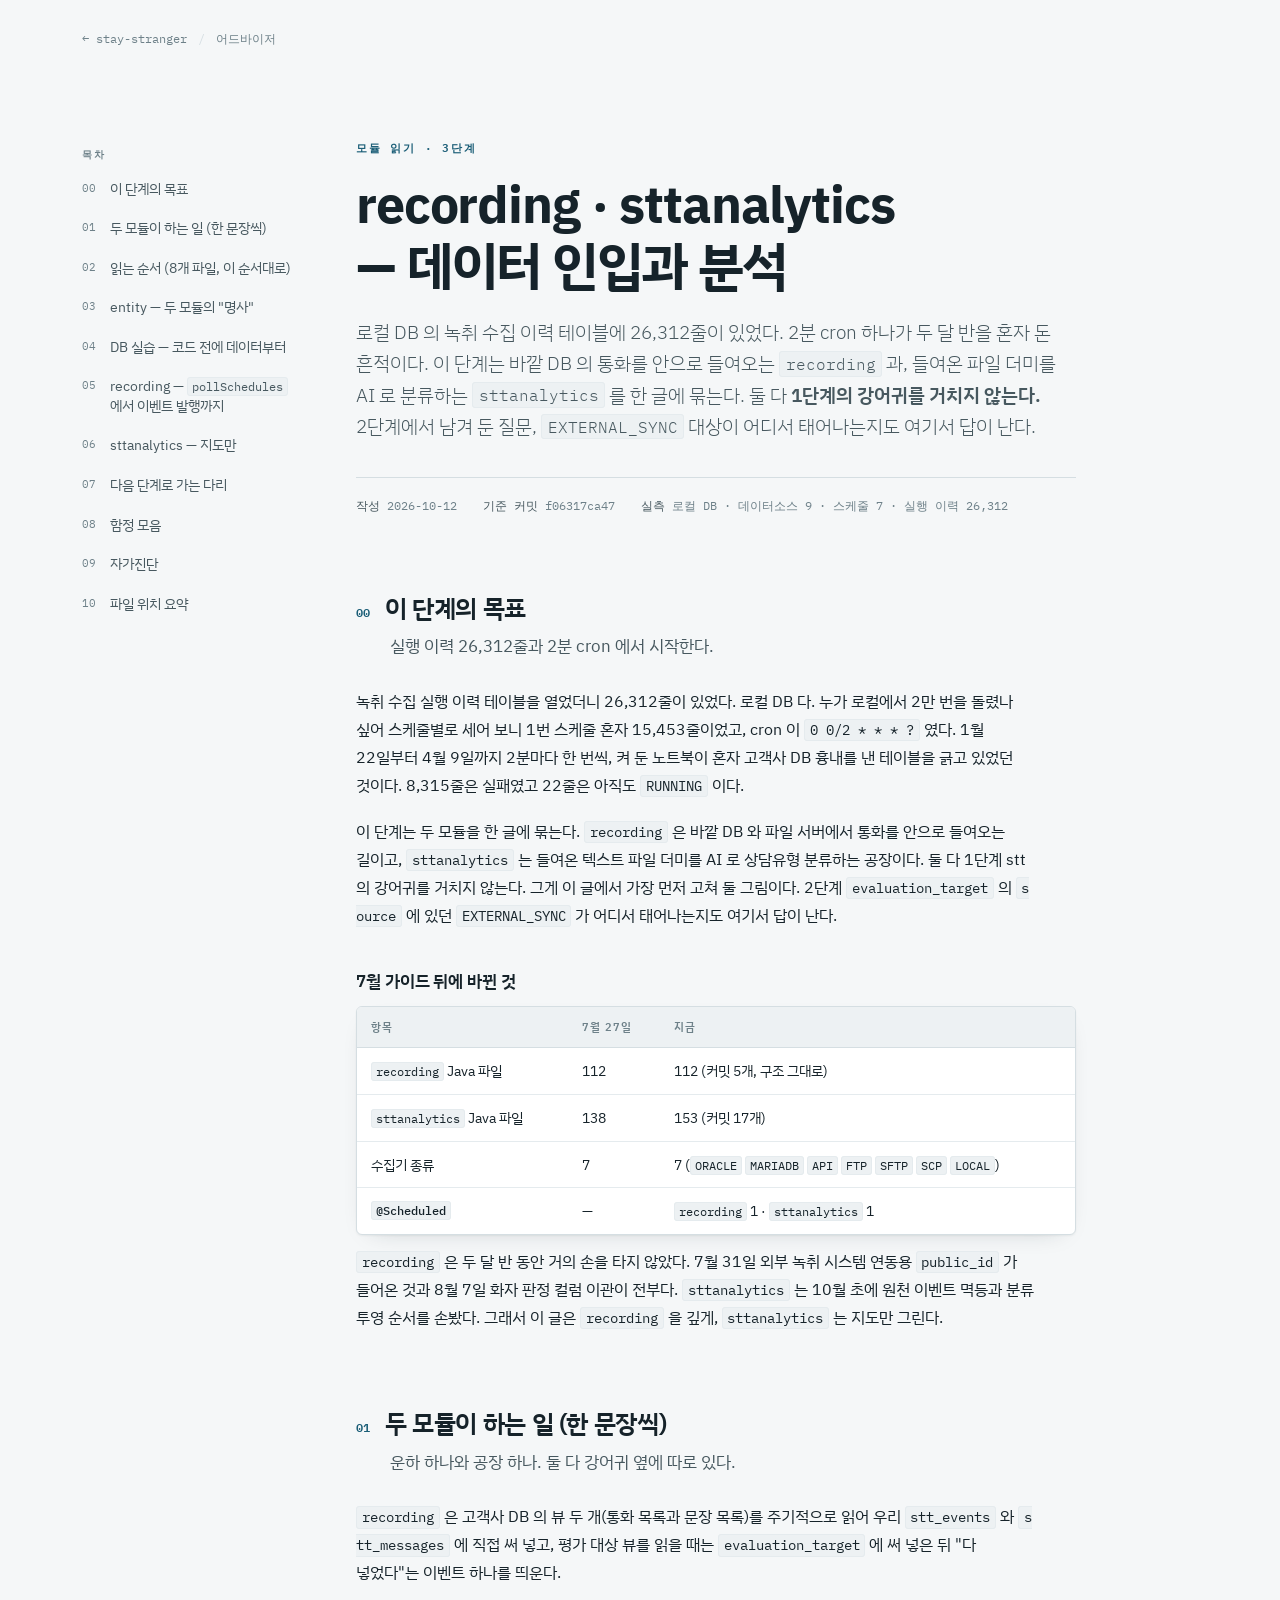
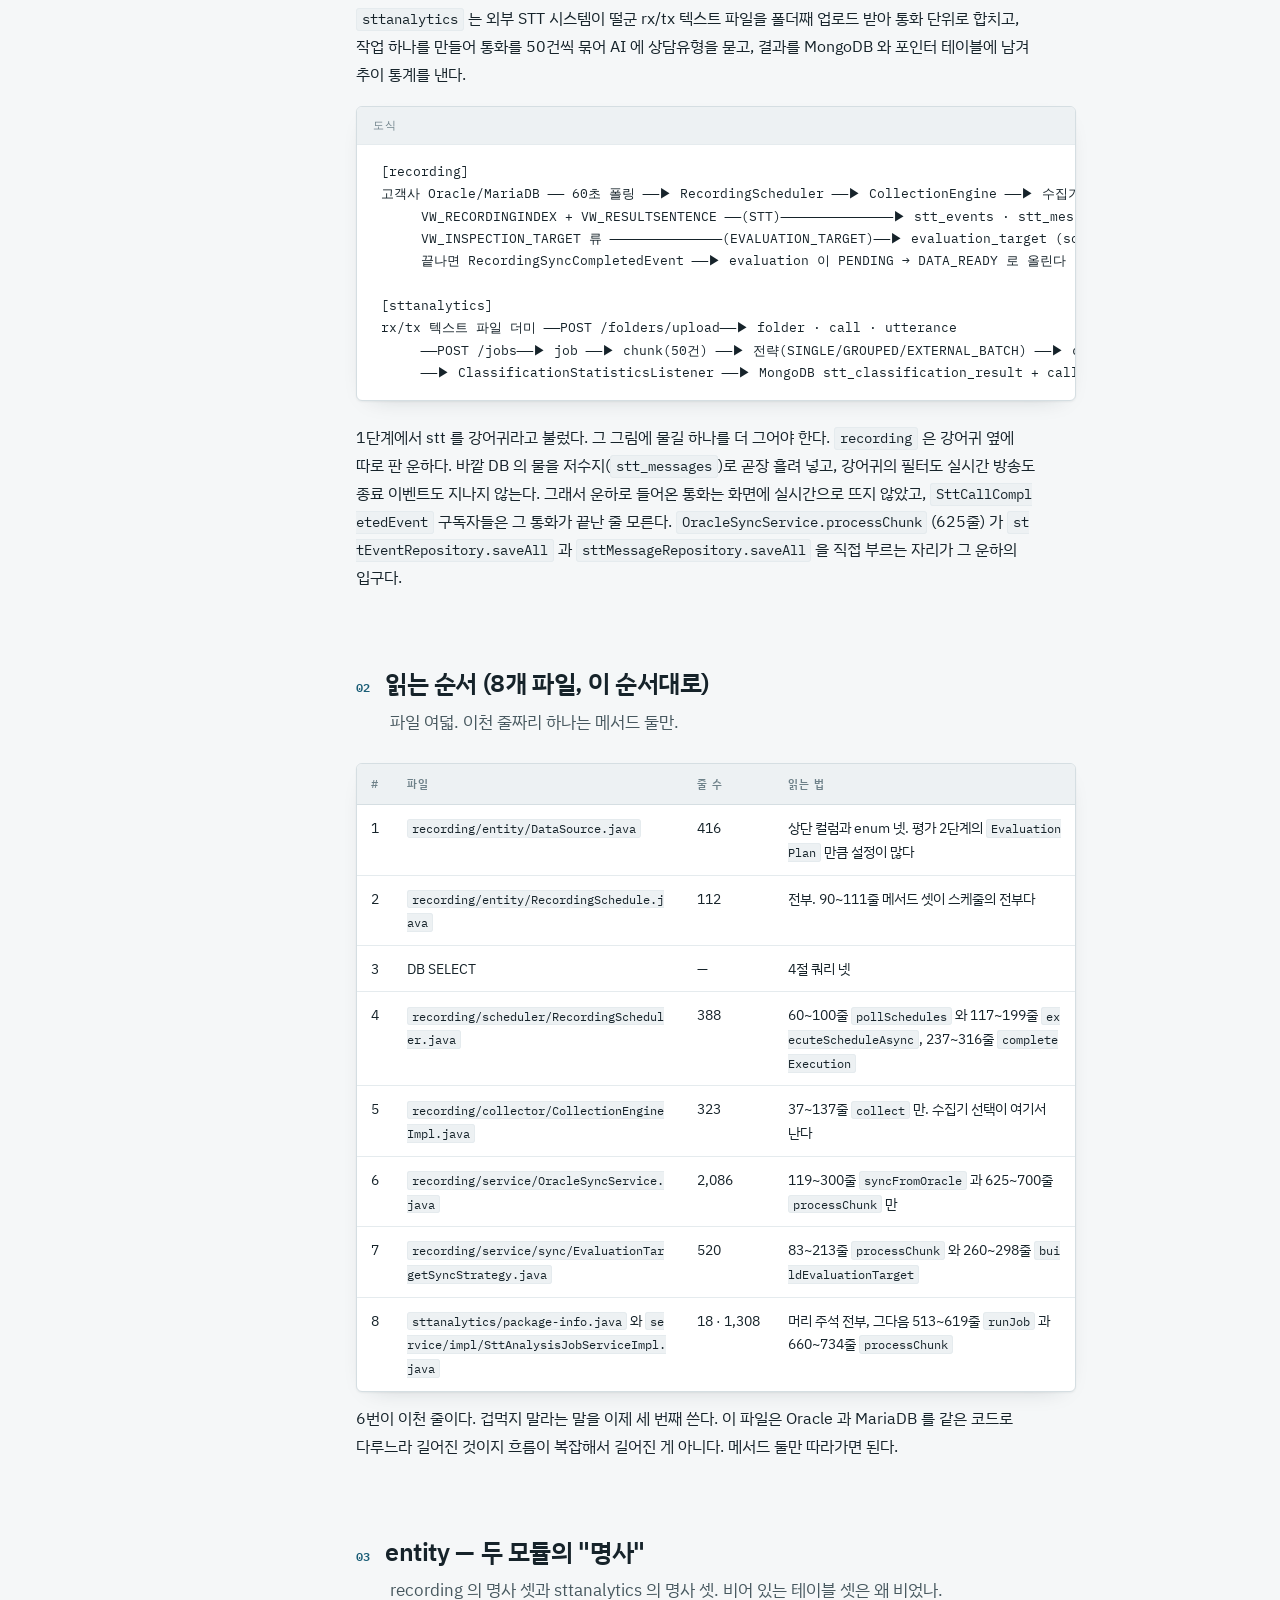
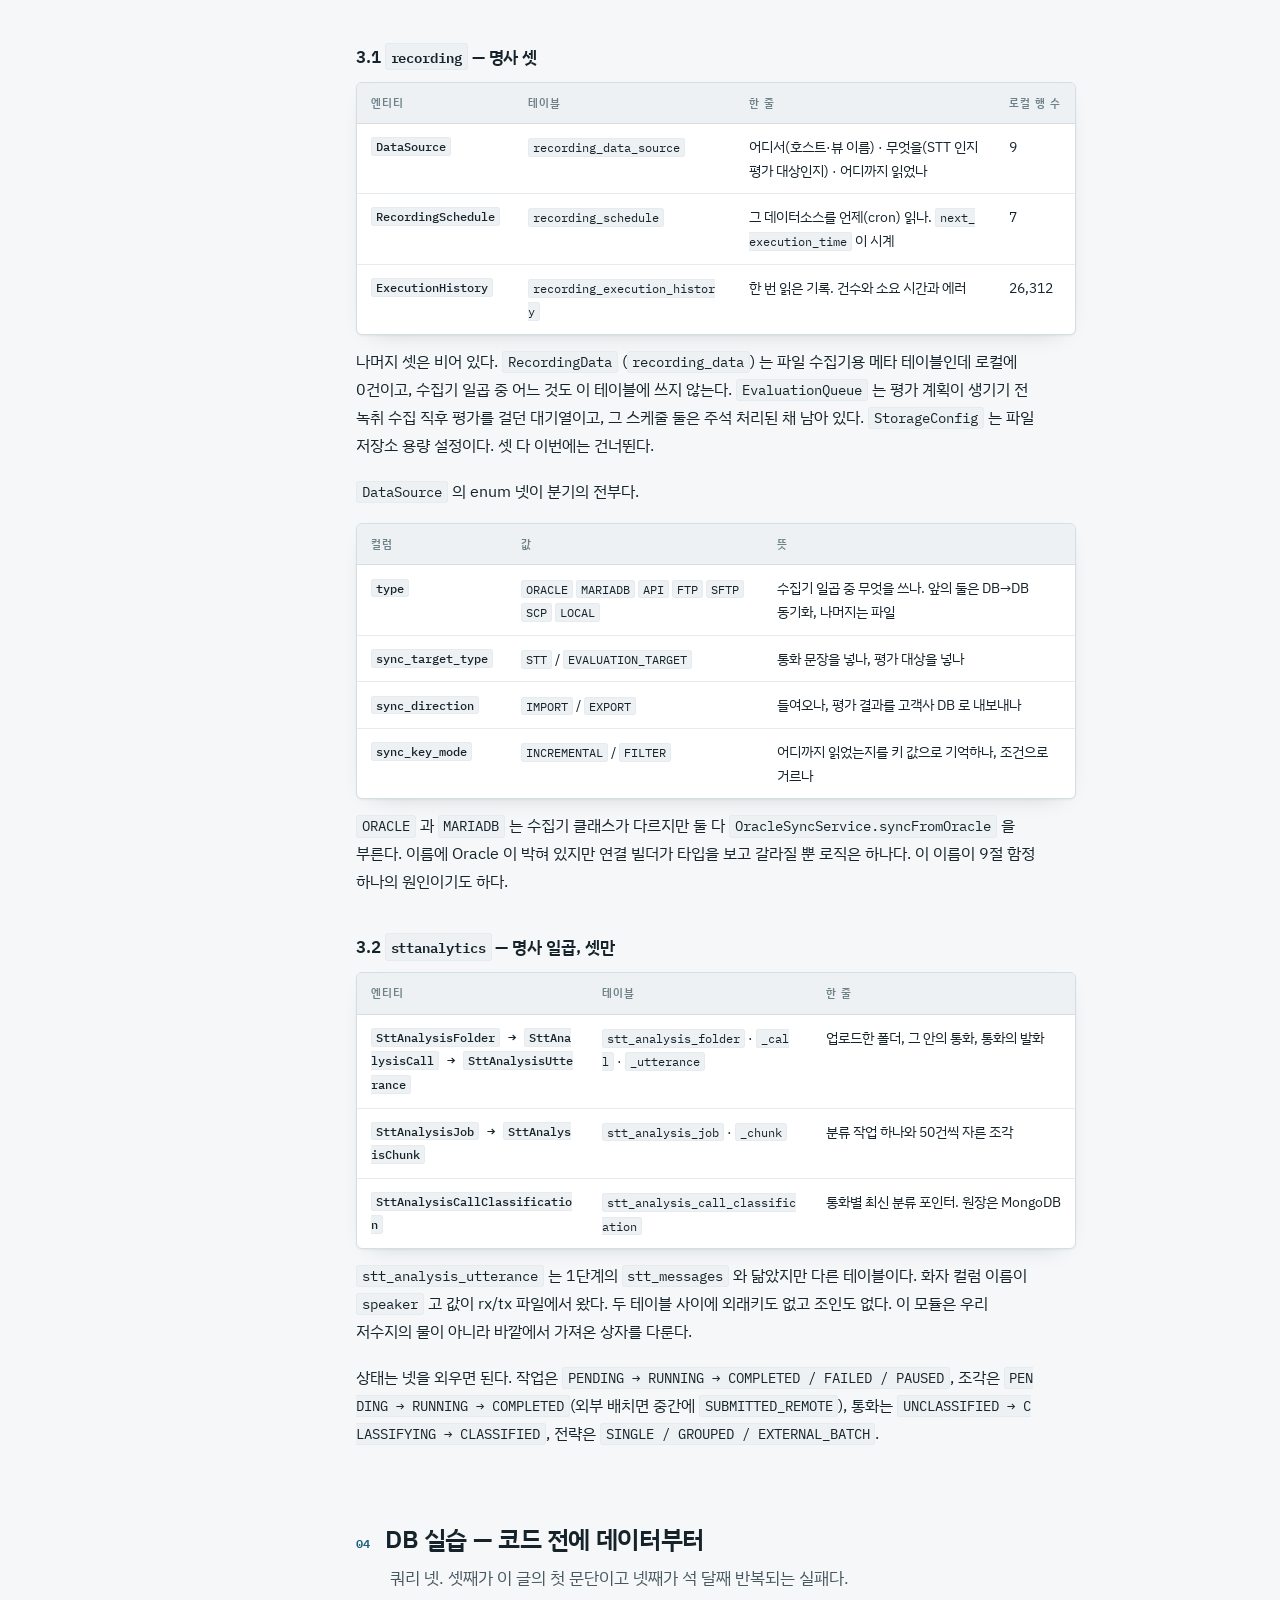
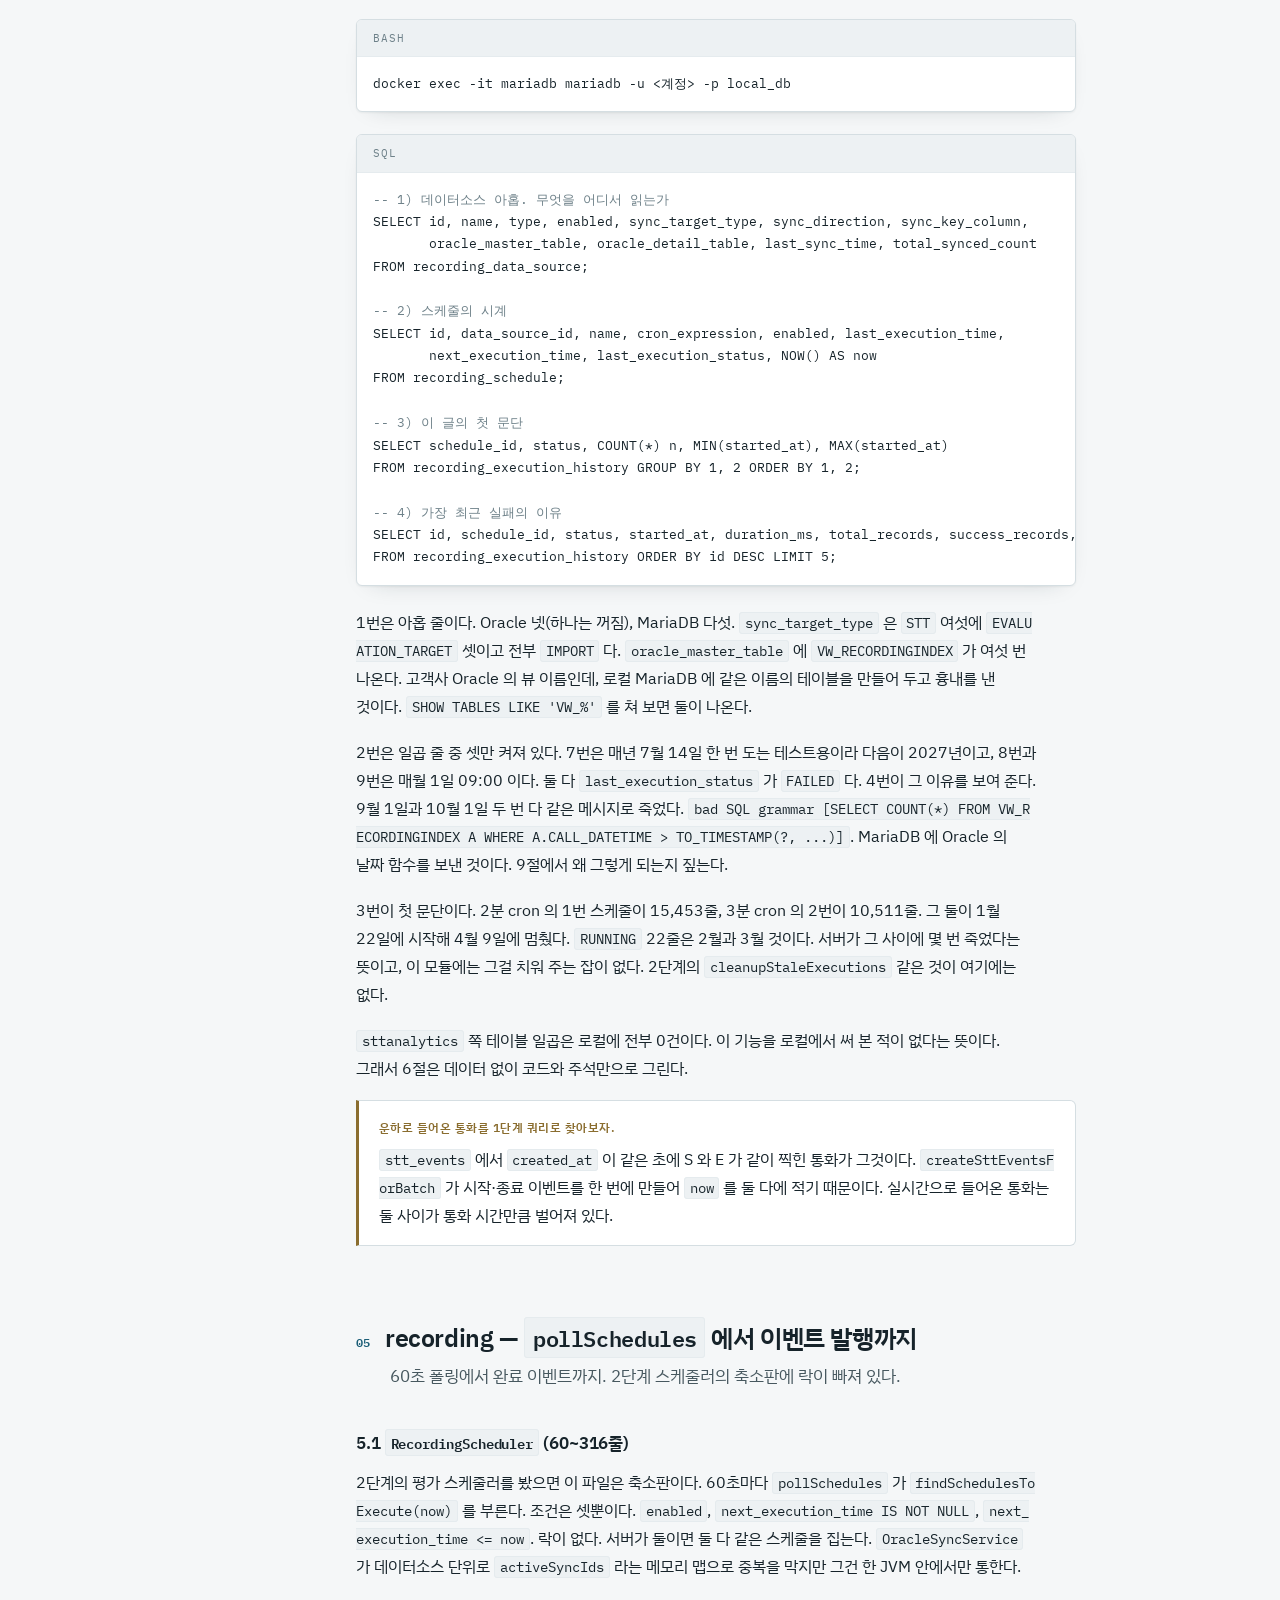
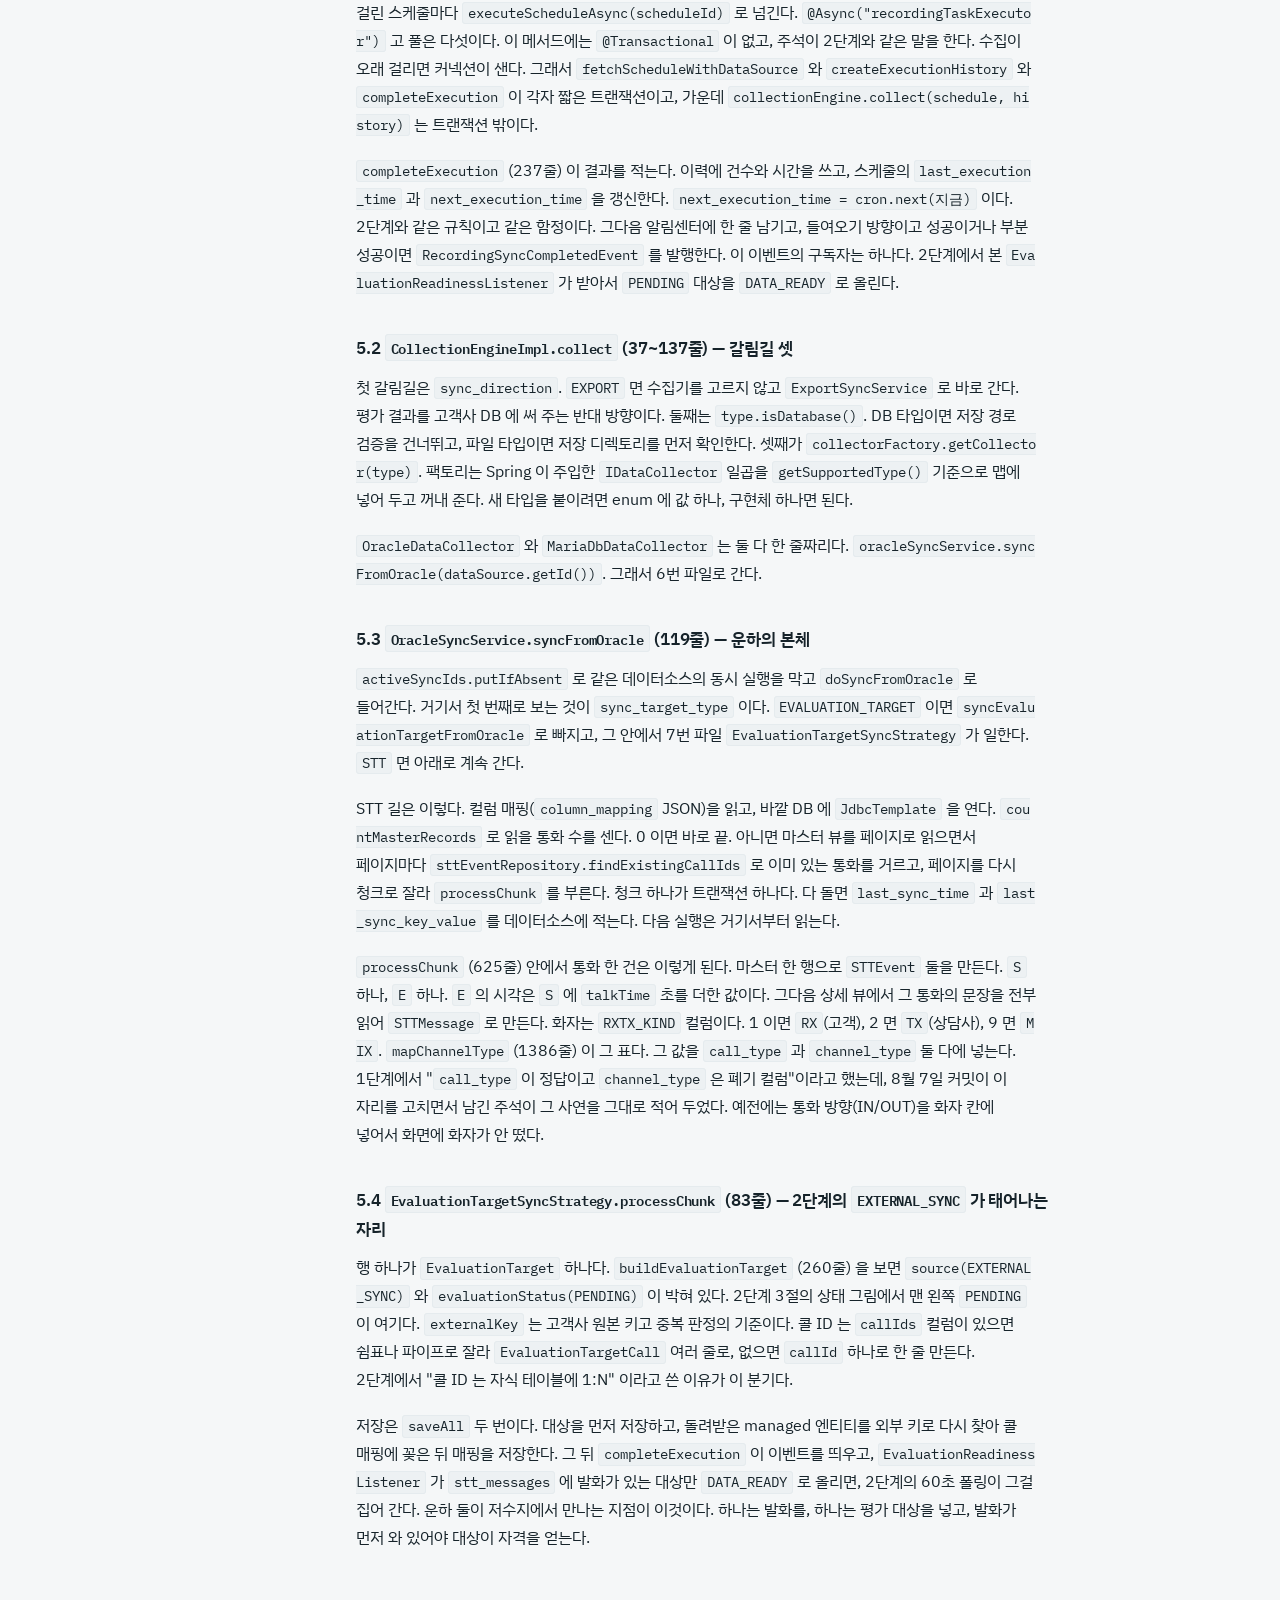
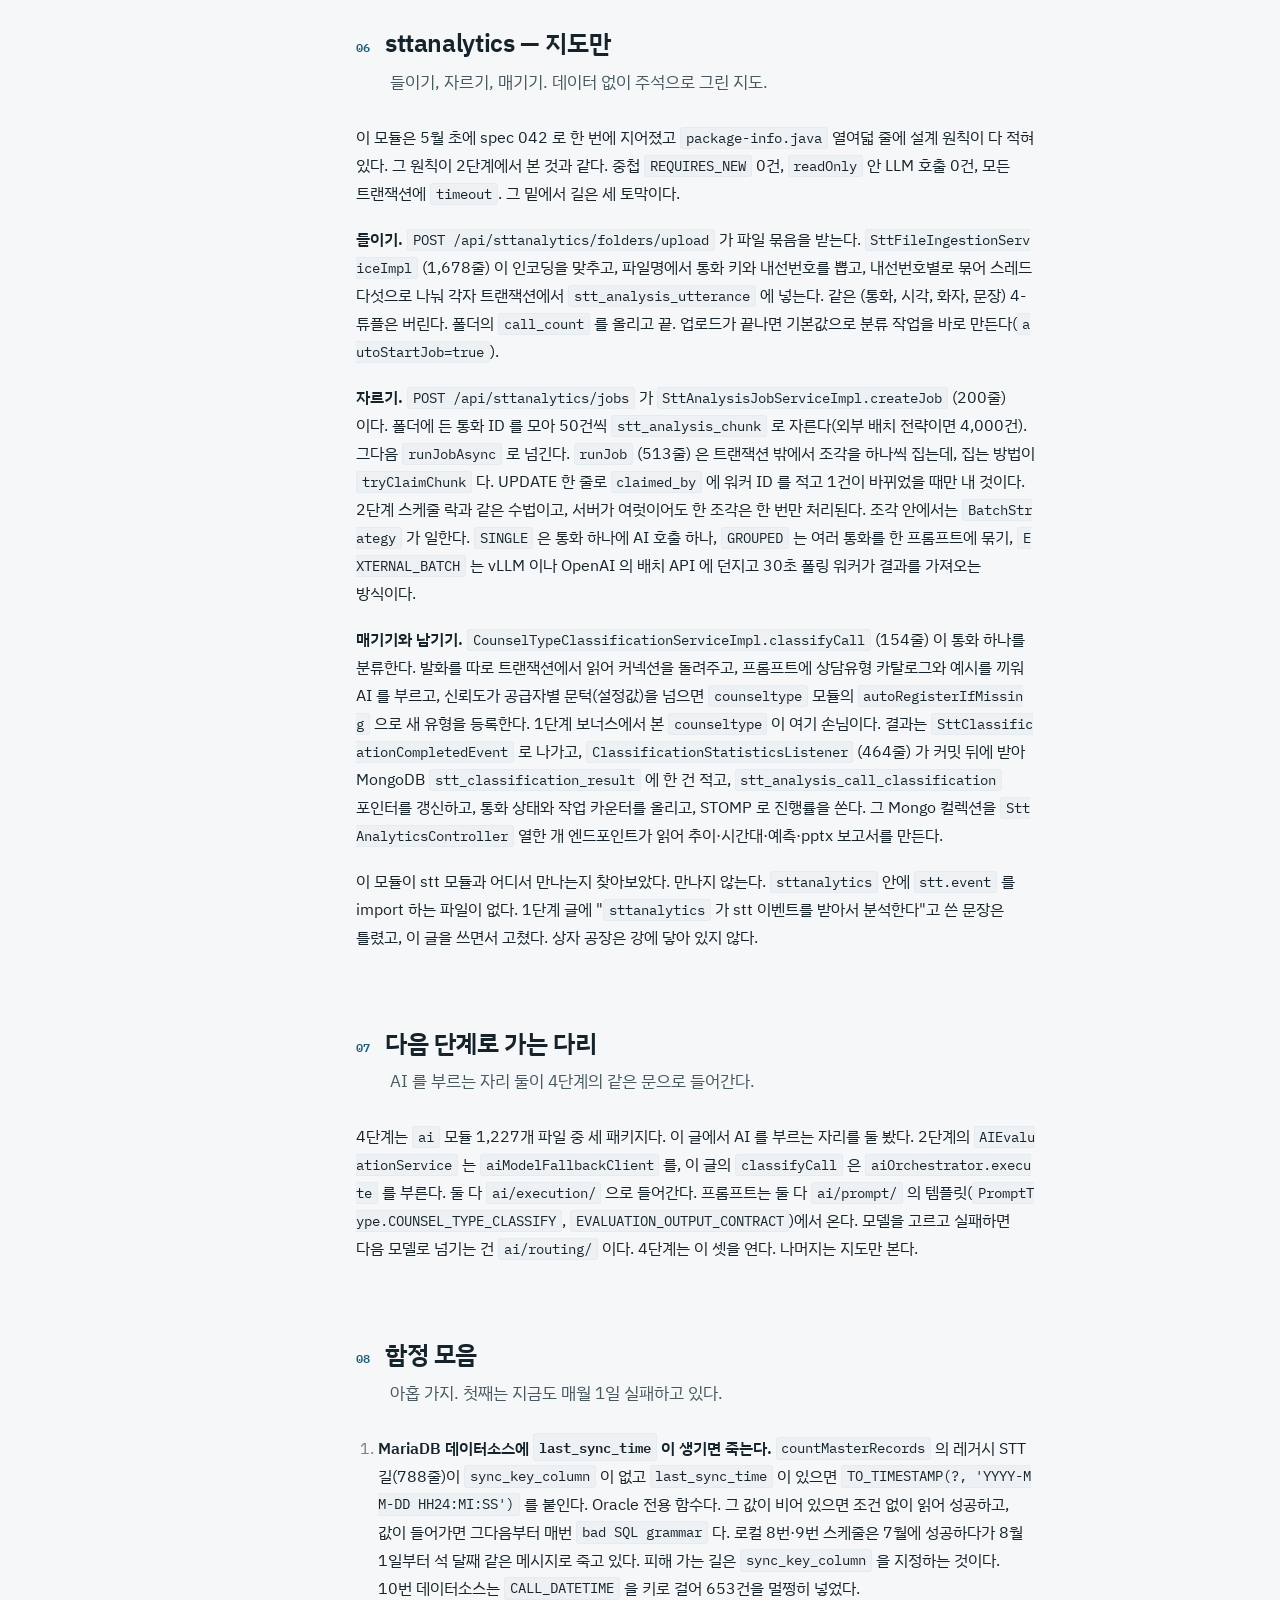
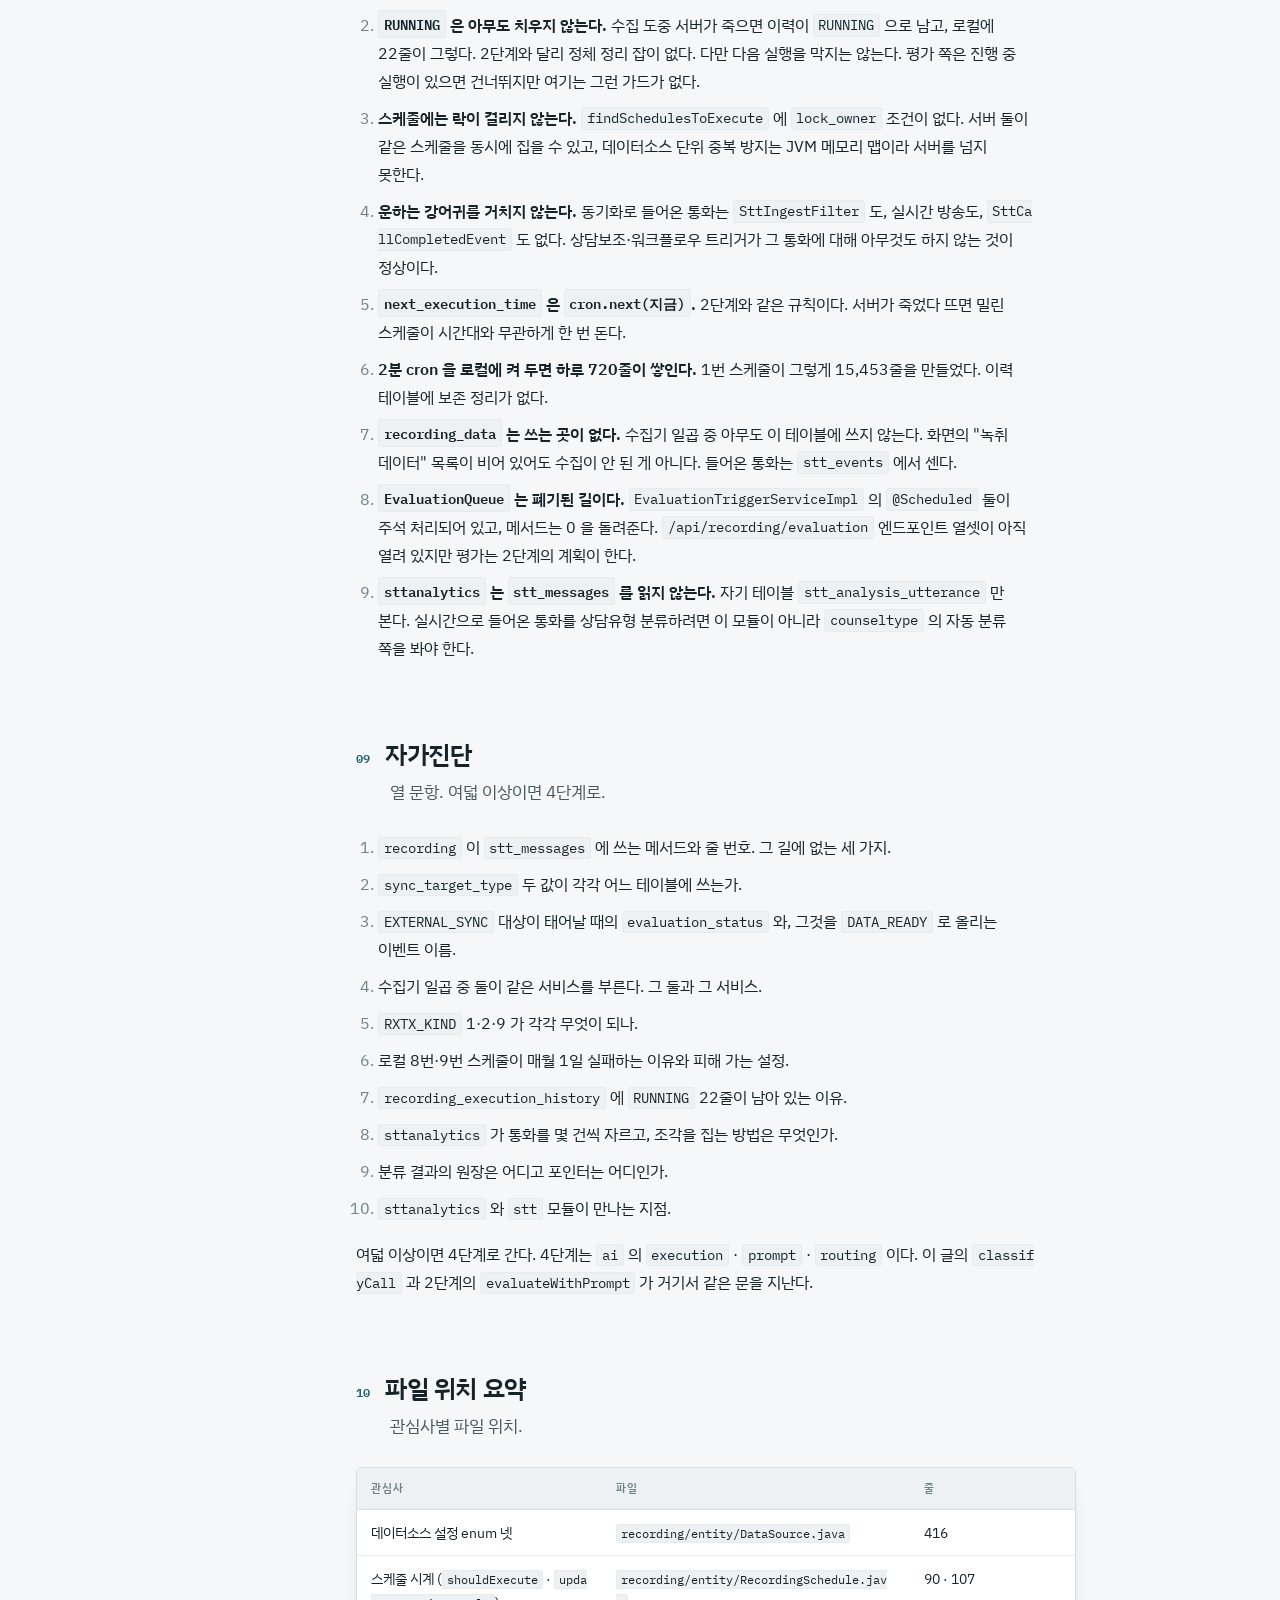
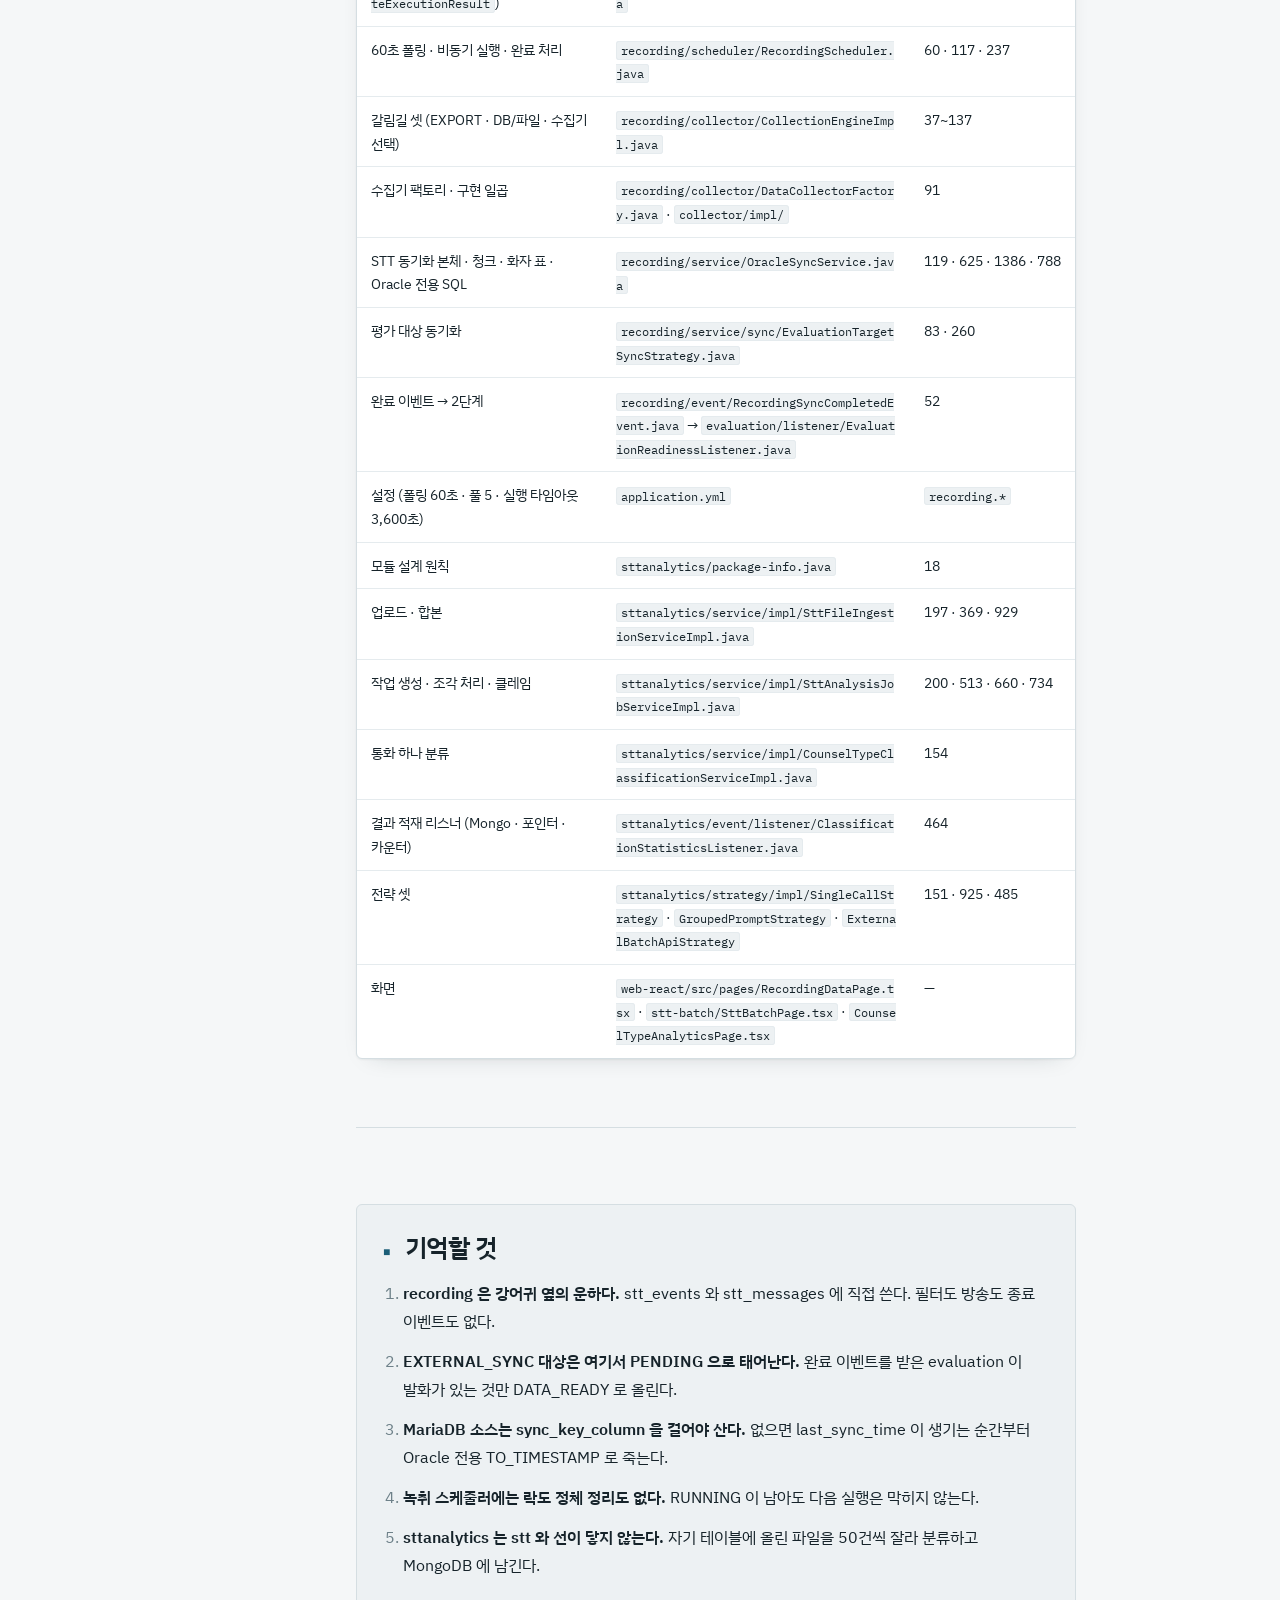
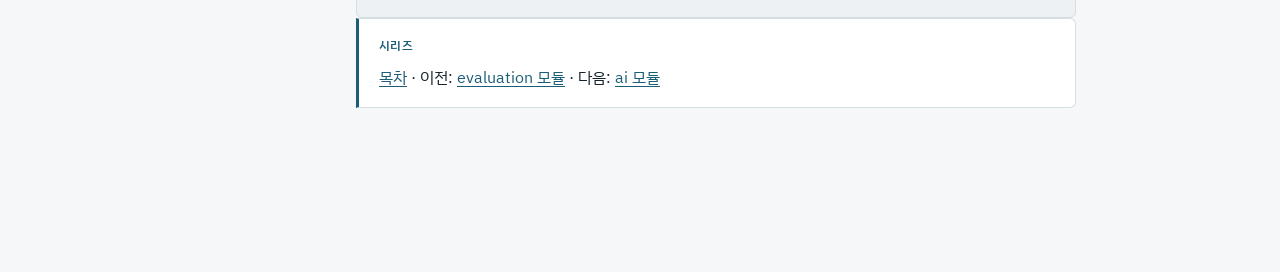
<file: advisor/recording-sttanalytics.html>
<!DOCTYPE html>
<html lang="ko">
<head>
<meta charset="utf-8">
<meta name="viewport" content="width=device-width, initial-scale=1">
<meta name="description" content="통화가 바깥 DB 에서 들어오는 운하와, 파일 더미를 상담유형으로 분류하는 공장. 둘 다 강어귀를 거치지 않는다. 실행 이력 26,312줄에서 시작한다.">
<title>recording · sttanalytics — 데이터 인입과 분석</title>
<link rel="preconnect" href="https://fonts.googleapis.com">
<link rel="preconnect" href="https://fonts.gstatic.com" crossorigin>
<link rel="stylesheet" href="https://fonts.googleapis.com/css2?family=IBM+Plex+Mono:wght@400;500;600&family=IBM+Plex+Sans+KR:wght@300;400;500;600;700&display=swap">
<link rel="stylesheet" href="/assets/css/post.css">
</head>
<body>
<nav class="sitenav"><a href="/">← stay-stranger</a> <span class="sitenav-sep">/</span> <a href="/advisor/">어드바이저</a></nav>

<div class="shell">

  <nav class="toc" aria-label="목차">
    <p class="toc-label">목차</p>
    <ol class="from-zero">
      <li><a href="#s0">이 단계의 목표</a></li>
      <li><a href="#s1">두 모듈이 하는 일 (한 문장씩)</a></li>
      <li><a href="#s2">읽는 순서 (8개 파일, 이 순서대로)</a></li>
      <li><a href="#s3">entity — 두 모듈의 "명사"</a></li>
      <li><a href="#s4">DB 실습 — 코드 전에 데이터부터</a></li>
      <li><a href="#s5">recording — <code>pollSchedules</code> 에서 이벤트 발행까지</a></li>
      <li><a href="#s6">sttanalytics — 지도만</a></li>
      <li><a href="#s7">다음 단계로 가는 다리</a></li>
      <li><a href="#s8">함정 모음</a></li>
      <li><a href="#s9">자가진단</a></li>
      <li><a href="#s10">파일 위치 요약</a></li>
    </ol>
  </nav>

  <main class="doc">

    <p class="eyebrow">모듈 읽기 · 3단계</p>
    <h1>recording · sttanalytics — 데이터 인입과 분석</h1>
    <p class="standfirst">
      로컬 DB 의 녹취 수집 이력 테이블에 26,312줄이 있었다. 2분 cron 하나가 두 달 반을 혼자 돈 흔적이다. 이 단계는 바깥 DB 의 통화를 안으로 들여오는 <code>recording</code> 과, 들여온 파일 더미를 AI 로 분류하는 <code>sttanalytics</code> 를 한 글에 묶는다. 둘 다 <strong>1단계의 강어귀를 거치지 않는다.</strong> 2단계에서 남겨 둔 질문, <code>EXTERNAL_SYNC</code> 대상이 어디서 태어나는지도 여기서 답이 난다.
    </p>

    <div class="meta-strip">
      <span><b>작성</b> 2026-10-12</span>
      <span><b>기준 커밋</b> f06317ca47</span>
      <span><b>실측</b> 로컬 DB · 데이터소스 9 · 스케줄 7 · 실행 이력 26,312</span>
    </div>


    <section id="s0">
      <h2><span class="num">00</span><span>이 단계의 목표</span></h2>
      <p class="lede">실행 이력 26,312줄과 2분 cron 에서 시작한다.</p>
      <p>녹취 수집 실행 이력 테이블을 열었더니 26,312줄이 있었다. 로컬 DB 다. 누가 로컬에서 2만 번을 돌렸나 싶어 스케줄별로 세어 보니 1번 스케줄 혼자 15,453줄이었고, cron 이 <code>0 0/2 * * * ?</code> 였다. 1월 22일부터 4월 9일까지 2분마다 한 번씩, 켜 둔 노트북이 혼자 고객사 DB 흉내를 낸 테이블을 긁고 있었던 것이다. 8,315줄은 실패였고 22줄은 아직도 <code>RUNNING</code> 이다.</p>
      <p>이 단계는 두 모듈을 한 글에 묶는다. <code>recording</code> 은 바깥 DB 와 파일 서버에서 통화를 안으로 들여오는 길이고, <code>sttanalytics</code> 는 들여온 텍스트 파일 더미를 AI 로 상담유형 분류하는 공장이다. 둘 다 1단계 stt 의 강어귀를 거치지 않는다. 그게 이 글에서 가장 먼저 고쳐 둘 그림이다. 2단계 <code>evaluation_target</code> 의 <code>source</code> 에 있던 <code>EXTERNAL_SYNC</code> 가 어디서 태어나는지도 여기서 답이 난다.</p>
      <h3>7월 가이드 뒤에 바뀐 것</h3>
      <div class="table-wrap">
        <table>
          <thead><tr><th>항목</th><th>7월 27일</th><th>지금</th></tr></thead>
          <tbody>
            <tr><td><code>recording</code> Java 파일</td><td>112</td><td>112 (커밋 5개, 구조 그대로)</td></tr>
            <tr><td><code>sttanalytics</code> Java 파일</td><td>138</td><td>153 (커밋 17개)</td></tr>
            <tr><td>수집기 종류</td><td>7</td><td class="wrap">7 (<code>ORACLE</code> <code>MARIADB</code> <code>API</code> <code>FTP</code> <code>SFTP</code> <code>SCP</code> <code>LOCAL</code>)</td></tr>
            <tr><td class="scope-name"><code>@Scheduled</code></td><td>—</td><td class="wrap"><code>recording</code> 1 · <code>sttanalytics</code> 1</td></tr>
          </tbody>
        </table>
      </div>
      <p><code>recording</code> 은 두 달 반 동안 거의 손을 타지 않았다. 7월 31일 외부 녹취 시스템 연동용 <code>public_id</code> 가 들어온 것과 8월 7일 화자 판정 컬럼 이관이 전부다. <code>sttanalytics</code> 는 10월 초에 원천 이벤트 멱등과 분류 투영 순서를 손봤다. 그래서 이 글은 <code>recording</code> 을 깊게, <code>sttanalytics</code> 는 지도만 그린다.</p>
    </section>
    <section id="s1">
      <h2><span class="num">01</span><span>두 모듈이 하는 일 (한 문장씩)</span></h2>
      <p class="lede">운하 하나와 공장 하나. 둘 다 강어귀 옆에 따로 있다.</p>
      <p><code>recording</code> 은 고객사 DB 의 뷰 두 개(통화 목록과 문장 목록)를 주기적으로 읽어 우리 <code>stt_events</code> 와 <code>stt_messages</code> 에 직접 써 넣고, 평가 대상 뷰를 읽을 때는 <code>evaluation_target</code> 에 써 넣은 뒤 "다 넣었다"는 이벤트 하나를 띄운다.</p>
      <p><code>sttanalytics</code> 는 외부 STT 시스템이 떨군 rx/tx 텍스트 파일을 폴더째 업로드 받아 통화 단위로 합치고, 작업 하나를 만들어 통화를 50건씩 묶어 AI 에 상담유형을 묻고, 결과를 MongoDB 와 포인터 테이블에 남겨 추이 통계를 낸다.</p>
      <div class="code">
        <div class="code-head">도식</div>
<pre> [recording]
 고객사 Oracle/MariaDB ── 60초 폴링 ──▶ RecordingScheduler ──▶ CollectionEngine ──▶ 수집기 7종 중 하나
      VW_RECORDINGINDEX + VW_RESULTSENTENCE ──(STT)──────────────▶ stt_events · stt_messages   ← 강어귀를 거치지 않는다
      VW_INSPECTION_TARGET 류 ──────────────(EVALUATION_TARGET)──▶ evaluation_target (source=EXTERNAL_SYNC, PENDING)
      끝나면 RecordingSyncCompletedEvent ──▶ evaluation 이 PENDING → DATA_READY 로 올린다

 [sttanalytics]
 rx/tx 텍스트 파일 더미 ──POST /folders/upload──▶ folder · call · utterance
      ──POST /jobs──▶ job ──▶ chunk(50건) ──▶ 전략(SINGLE/GROUPED/EXTERNAL_BATCH) ──▶ classifyCall ──▶ 이벤트
      ──▶ ClassificationStatisticsListener ──▶ MongoDB stt_classification_result + call_classification 포인터</pre>
      </div>
      <p>1단계에서 stt 를 강어귀라고 불렀다. 그 그림에 물길 하나를 더 그어야 한다. <code>recording</code> 은 강어귀 옆에 따로 판 운하다. 바깥 DB 의 물을 저수지(<code>stt_messages</code>)로 곧장 흘려 넣고, 강어귀의 필터도 실시간 방송도 종료 이벤트도 지나지 않는다. 그래서 운하로 들어온 통화는 화면에 실시간으로 뜨지 않았고, <code>SttCallCompletedEvent</code> 구독자들은 그 통화가 끝난 줄 모른다. <code>OracleSyncService.processChunk</code> (625줄) 가 <code>sttEventRepository.saveAll</code> 과 <code>sttMessageRepository.saveAll</code> 을 직접 부르는 자리가 그 운하의 입구다.</p>
    </section>
    <section id="s2">
      <h2><span class="num">02</span><span>읽는 순서 (8개 파일, 이 순서대로)</span></h2>
      <p class="lede">파일 여덟. 이천 줄짜리 하나는 메서드 둘만.</p>
      <div class="table-wrap">
        <table>
          <thead><tr><th>#</th><th>파일</th><th>줄 수</th><th>읽는 법</th></tr></thead>
          <tbody>
            <tr><td>1</td><td class="wrap"><code>recording/entity/DataSource.java</code></td><td>416</td><td class="wrap">상단 컬럼과 enum 넷. 평가 2단계의 <code>EvaluationPlan</code> 만큼 설정이 많다</td></tr>
            <tr><td>2</td><td class="wrap"><code>recording/entity/RecordingSchedule.java</code></td><td>112</td><td class="wrap">전부. 90~111줄 메서드 셋이 스케줄의 전부다</td></tr>
            <tr><td>3</td><td>DB SELECT</td><td>—</td><td>4절 쿼리 넷</td></tr>
            <tr><td>4</td><td class="wrap"><code>recording/scheduler/RecordingScheduler.java</code></td><td>388</td><td class="wrap">60~100줄 <code>pollSchedules</code> 와 117~199줄 <code>executeScheduleAsync</code>, 237~316줄 <code>completeExecution</code></td></tr>
            <tr><td>5</td><td class="wrap"><code>recording/collector/CollectionEngineImpl.java</code></td><td>323</td><td class="wrap">37~137줄 <code>collect</code> 만. 수집기 선택이 여기서 난다</td></tr>
            <tr><td>6</td><td class="wrap"><code>recording/service/OracleSyncService.java</code></td><td>2,086</td><td class="wrap">119~300줄 <code>syncFromOracle</code> 과 625~700줄 <code>processChunk</code> 만</td></tr>
            <tr><td>7</td><td class="wrap"><code>recording/service/sync/EvaluationTargetSyncStrategy.java</code></td><td>520</td><td class="wrap">83~213줄 <code>processChunk</code> 와 260~298줄 <code>buildEvaluationTarget</code></td></tr>
            <tr><td>8</td><td class="wrap"><code>sttanalytics/package-info.java</code> 와 <code>service/impl/SttAnalysisJobServiceImpl.java</code></td><td>18 · 1,308</td><td class="wrap">머리 주석 전부, 그다음 513~619줄 <code>runJob</code> 과 660~734줄 <code>processChunk</code></td></tr>
          </tbody>
        </table>
      </div>
      <p>6번이 이천 줄이다. 겁먹지 말라는 말을 이제 세 번째 쓴다. 이 파일은 Oracle 과 MariaDB 를 같은 코드로 다루느라 길어진 것이지 흐름이 복잡해서 길어진 게 아니다. 메서드 둘만 따라가면 된다.</p>
    </section>
    <section id="s3">
      <h2><span class="num">03</span><span>entity — 두 모듈의 "명사"</span></h2>
      <p class="lede">recording 의 명사 셋과 sttanalytics 의 명사 셋. 비어 있는 테이블 셋은 왜 비었나.</p>
      <h3>3.1 <code>recording</code> — 명사 셋</h3>
      <div class="table-wrap">
        <table>
          <thead><tr><th>엔티티</th><th>테이블</th><th>한 줄</th><th>로컬 행 수</th></tr></thead>
          <tbody>
            <tr><td class="scope-name"><code>DataSource</code></td><td><code>recording_data_source</code></td><td class="wrap">어디서(호스트·뷰 이름) · 무엇을(STT 인지 평가 대상인지) · 어디까지 읽었나</td><td>9</td></tr>
            <tr><td class="scope-name"><code>RecordingSchedule</code></td><td><code>recording_schedule</code></td><td class="wrap">그 데이터소스를 언제(cron) 읽나. <code>next_execution_time</code> 이 시계</td><td>7</td></tr>
            <tr><td class="scope-name"><code>ExecutionHistory</code></td><td class="wrap"><code>recording_execution_history</code></td><td>한 번 읽은 기록. 건수와 소요 시간과 에러</td><td>26,312</td></tr>
          </tbody>
        </table>
      </div>
      <p>나머지 셋은 비어 있다. <code>RecordingData</code> (<code>recording_data</code>) 는 파일 수집기용 메타 테이블인데 로컬에 0건이고, 수집기 일곱 중 어느 것도 이 테이블에 쓰지 않는다. <code>EvaluationQueue</code> 는 평가 계획이 생기기 전 녹취 수집 직후 평가를 걸던 대기열이고, 그 스케줄 둘은 주석 처리된 채 남아 있다. <code>StorageConfig</code> 는 파일 저장소 용량 설정이다. 셋 다 이번에는 건너뛴다.</p>
      <p><code>DataSource</code> 의 enum 넷이 분기의 전부다.</p>
      <div class="table-wrap">
        <table>
          <thead><tr><th>컬럼</th><th>값</th><th>뜻</th></tr></thead>
          <tbody>
            <tr><td class="scope-name"><code>type</code></td><td class="wrap"><code>ORACLE</code> <code>MARIADB</code> <code>API</code> <code>FTP</code> <code>SFTP</code> <code>SCP</code> <code>LOCAL</code></td><td class="wrap">수집기 일곱 중 무엇을 쓰나. 앞의 둘은 DB→DB 동기화, 나머지는 파일</td></tr>
            <tr><td class="scope-name"><code>sync_target_type</code></td><td class="wrap"><code>STT</code> / <code>EVALUATION_TARGET</code></td><td>통화 문장을 넣나, 평가 대상을 넣나</td></tr>
            <tr><td class="scope-name"><code>sync_direction</code></td><td><code>IMPORT</code> / <code>EXPORT</code></td><td>들여오나, 평가 결과를 고객사 DB 로 내보내나</td></tr>
            <tr><td class="scope-name"><code>sync_key_mode</code></td><td><code>INCREMENTAL</code> / <code>FILTER</code></td><td class="wrap">어디까지 읽었는지를 키 값으로 기억하나, 조건으로 거르나</td></tr>
          </tbody>
        </table>
      </div>
      <p><code>ORACLE</code> 과 <code>MARIADB</code> 는 수집기 클래스가 다르지만 둘 다 <code>OracleSyncService.syncFromOracle</code> 을 부른다. 이름에 Oracle 이 박혀 있지만 연결 빌더가 타입을 보고 갈라질 뿐 로직은 하나다. 이 이름이 9절 함정 하나의 원인이기도 하다.</p>
      <h3>3.2 <code>sttanalytics</code> — 명사 일곱, 셋만</h3>
      <div class="table-wrap">
        <table>
          <thead><tr><th>엔티티</th><th>테이블</th><th>한 줄</th></tr></thead>
          <tbody>
            <tr><td class="scope-name wrap"><code>SttAnalysisFolder</code> → <code>SttAnalysisCall</code> → <code>SttAnalysisUtterance</code></td><td class="wrap"><code>stt_analysis_folder</code> · <code>_call</code> · <code>_utterance</code></td><td>업로드한 폴더, 그 안의 통화, 통화의 발화</td></tr>
            <tr><td class="scope-name wrap"><code>SttAnalysisJob</code> → <code>SttAnalysisChunk</code></td><td class="wrap"><code>stt_analysis_job</code> · <code>_chunk</code></td><td>분류 작업 하나와 50건씩 자른 조각</td></tr>
            <tr><td class="scope-name wrap"><code>SttAnalysisCallClassification</code></td><td class="wrap"><code>stt_analysis_call_classification</code></td><td>통화별 최신 분류 포인터. 원장은 MongoDB</td></tr>
          </tbody>
        </table>
      </div>
      <p><code>stt_analysis_utterance</code> 는 1단계의 <code>stt_messages</code> 와 닮았지만 다른 테이블이다. 화자 컬럼 이름이 <code>speaker</code> 고 값이 rx/tx 파일에서 왔다. 두 테이블 사이에 외래키도 없고 조인도 없다. 이 모듈은 우리 저수지의 물이 아니라 바깥에서 가져온 상자를 다룬다.</p>
      <p>상태는 넷을 외우면 된다. 작업은 <code>PENDING → RUNNING → COMPLETED / FAILED / PAUSED</code>, 조각은 <code>PENDING → RUNNING → COMPLETED</code>(외부 배치면 중간에 <code>SUBMITTED_REMOTE</code>), 통화는 <code>UNCLASSIFIED → CLASSIFYING → CLASSIFIED</code>, 전략은 <code>SINGLE / GROUPED / EXTERNAL_BATCH</code>.</p>
    </section>
    <section id="s4">
      <h2><span class="num">04</span><span>DB 실습 — 코드 전에 데이터부터</span></h2>
      <p class="lede">쿼리 넷. 셋째가 이 글의 첫 문단이고 넷째가 석 달째 반복되는 실패다.</p>
      <div class="code">
        <div class="code-head">BASH</div>
<pre>docker exec -it mariadb mariadb -u &lt;계정&gt; -p local_db</pre>
      </div>
      <div class="code">
        <div class="code-head">SQL</div>
<pre><span class="c-dim">-- 1) 데이터소스 아홉. 무엇을 어디서 읽는가</span>
SELECT id, name, type, enabled, sync_target_type, sync_direction, sync_key_column,
       oracle_master_table, oracle_detail_table, last_sync_time, total_synced_count
FROM recording_data_source;

<span class="c-dim">-- 2) 스케줄의 시계</span>
SELECT id, data_source_id, name, cron_expression, enabled, last_execution_time,
       next_execution_time, last_execution_status, NOW() AS now
FROM recording_schedule;

<span class="c-dim">-- 3) 이 글의 첫 문단</span>
SELECT schedule_id, status, COUNT(*) n, MIN(started_at), MAX(started_at)
FROM recording_execution_history GROUP BY 1, 2 ORDER BY 1, 2;

<span class="c-dim">-- 4) 가장 최근 실패의 이유</span>
SELECT id, schedule_id, status, started_at, duration_ms, total_records, success_records, error_message
FROM recording_execution_history ORDER BY id DESC LIMIT 5;</pre>
      </div>
      <p>1번은 아홉 줄이다. Oracle 넷(하나는 꺼짐), MariaDB 다섯. <code>sync_target_type</code> 은 <code>STT</code> 여섯에 <code>EVALUATION_TARGET</code> 셋이고 전부 <code>IMPORT</code> 다. <code>oracle_master_table</code> 에 <code>VW_RECORDINGINDEX</code> 가 여섯 번 나온다. 고객사 Oracle 의 뷰 이름인데, 로컬 MariaDB 에 같은 이름의 테이블을 만들어 두고 흉내를 낸 것이다. <code>SHOW TABLES LIKE 'VW_%'</code> 를 쳐 보면 둘이 나온다.</p>
      <p>2번은 일곱 줄 중 셋만 켜져 있다. 7번은 매년 7월 14일 한 번 도는 테스트용이라 다음이 2027년이고, 8번과 9번은 매월 1일 09:00 이다. 둘 다 <code>last_execution_status</code> 가 <code>FAILED</code> 다. 4번이 그 이유를 보여 준다. 9월 1일과 10월 1일 두 번 다 같은 메시지로 죽었다. <code>bad SQL grammar [SELECT COUNT(*) FROM VW_RECORDINGINDEX A WHERE A.CALL_DATETIME &gt; TO_TIMESTAMP(?, ...)]</code>. MariaDB 에 Oracle 의 날짜 함수를 보낸 것이다. 9절에서 왜 그렇게 되는지 짚는다.</p>
      <p>3번이 첫 문단이다. 2분 cron 의 1번 스케줄이 15,453줄, 3분 cron 의 2번이 10,511줄. 그 둘이 1월 22일에 시작해 4월 9일에 멈췄다. <code>RUNNING</code> 22줄은 2월과 3월 것이다. 서버가 그 사이에 몇 번 죽었다는 뜻이고, 이 모듈에는 그걸 치워 주는 잡이 없다. 2단계의 <code>cleanupStaleExecutions</code> 같은 것이 여기에는 없다.</p>
      <p><code>sttanalytics</code> 쪽 테이블 일곱은 로컬에 전부 0건이다. 이 기능을 로컬에서 써 본 적이 없다는 뜻이다. 그래서 6절은 데이터 없이 코드와 주석만으로 그린다.</p>
      <div class="note is-key">
        <p class="note-title">운하로 들어온 통화를 1단계 쿼리로 찾아보자.</p>
        <p><code>stt_events</code> 에서 <code>created_at</code> 이 같은 초에 S 와 E 가 같이 찍힌 통화가 그것이다. <code>createSttEventsForBatch</code> 가 시작·종료 이벤트를 한 번에 만들어 <code>now</code> 를 둘 다에 적기 때문이다. 실시간으로 들어온 통화는 둘 사이가 통화 시간만큼 벌어져 있다.</p>
      </div>
    </section>
    <section id="s5">
      <h2><span class="num">05</span><span>recording — <code>pollSchedules</code> 에서 이벤트 발행까지</span></h2>
      <p class="lede">60초 폴링에서 완료 이벤트까지. 2단계 스케줄러의 축소판에 락이 빠져 있다.</p>
      <h3>5.1 <code>RecordingScheduler</code> (60~316줄)</h3>
      <p>2단계의 평가 스케줄러를 봤으면 이 파일은 축소판이다. 60초마다 <code>pollSchedules</code> 가 <code>findSchedulesToExecute(now)</code> 를 부른다. 조건은 셋뿐이다. <code>enabled</code>, <code>next_execution_time IS NOT NULL</code>, <code>next_execution_time &lt;= now</code>. 락이 없다. 서버가 둘이면 둘 다 같은 스케줄을 집는다. <code>OracleSyncService</code> 가 데이터소스 단위로 <code>activeSyncIds</code> 라는 메모리 맵으로 중복을 막지만 그건 한 JVM 안에서만 통한다.</p>
      <p>걸린 스케줄마다 <code>executeScheduleAsync(scheduleId)</code> 로 넘긴다. <code>@Async("recordingTaskExecutor")</code> 고 풀은 다섯이다. 이 메서드에는 <code>@Transactional</code> 이 없고, 주석이 2단계와 같은 말을 한다. 수집이 오래 걸리면 커넥션이 샌다. 그래서 <code>fetchScheduleWithDataSource</code> 와 <code>createExecutionHistory</code> 와 <code>completeExecution</code> 이 각자 짧은 트랜잭션이고, 가운데 <code>collectionEngine.collect(schedule, history)</code> 는 트랜잭션 밖이다.</p>
      <p><code>completeExecution</code> (237줄) 이 결과를 적는다. 이력에 건수와 시간을 쓰고, 스케줄의 <code>last_execution_time</code> 과 <code>next_execution_time</code> 을 갱신한다. <code>next_execution_time = cron.next(지금)</code> 이다. 2단계와 같은 규칙이고 같은 함정이다. 그다음 알림센터에 한 줄 남기고, 들여오기 방향이고 성공이거나 부분 성공이면 <code>RecordingSyncCompletedEvent</code> 를 발행한다. 이 이벤트의 구독자는 하나다. 2단계에서 본 <code>EvaluationReadinessListener</code> 가 받아서 <code>PENDING</code> 대상을 <code>DATA_READY</code> 로 올린다.</p>
      <h3>5.2 <code>CollectionEngineImpl.collect</code> (37~137줄) — 갈림길 셋</h3>
      <p>첫 갈림길은 <code>sync_direction</code>. <code>EXPORT</code> 면 수집기를 고르지 않고 <code>ExportSyncService</code> 로 바로 간다. 평가 결과를 고객사 DB 에 써 주는 반대 방향이다. 둘째는 <code>type.isDatabase()</code>. DB 타입이면 저장 경로 검증을 건너뛰고, 파일 타입이면 저장 디렉토리를 먼저 확인한다. 셋째가 <code>collectorFactory.getCollector(type)</code>. 팩토리는 Spring 이 주입한 <code>IDataCollector</code> 일곱을 <code>getSupportedType()</code> 기준으로 맵에 넣어 두고 꺼내 준다. 새 타입을 붙이려면 enum 에 값 하나, 구현체 하나면 된다.</p>
      <p><code>OracleDataCollector</code> 와 <code>MariaDbDataCollector</code> 는 둘 다 한 줄짜리다. <code>oracleSyncService.syncFromOracle(dataSource.getId())</code>. 그래서 6번 파일로 간다.</p>
      <h3>5.3 <code>OracleSyncService.syncFromOracle</code> (119줄) — 운하의 본체</h3>
      <p><code>activeSyncIds.putIfAbsent</code> 로 같은 데이터소스의 동시 실행을 막고 <code>doSyncFromOracle</code> 로 들어간다. 거기서 첫 번째로 보는 것이 <code>sync_target_type</code> 이다. <code>EVALUATION_TARGET</code> 이면 <code>syncEvaluationTargetFromOracle</code> 로 빠지고, 그 안에서 7번 파일 <code>EvaluationTargetSyncStrategy</code> 가 일한다. <code>STT</code> 면 아래로 계속 간다.</p>
      <p>STT 길은 이렇다. 컬럼 매핑(<code>column_mapping</code> JSON)을 읽고, 바깥 DB 에 <code>JdbcTemplate</code> 을 연다. <code>countMasterRecords</code> 로 읽을 통화 수를 센다. 0 이면 바로 끝. 아니면 마스터 뷰를 페이지로 읽으면서 페이지마다 <code>sttEventRepository.findExistingCallIds</code> 로 이미 있는 통화를 거르고, 페이지를 다시 청크로 잘라 <code>processChunk</code> 를 부른다. 청크 하나가 트랜잭션 하나다. 다 돌면 <code>last_sync_time</code> 과 <code>last_sync_key_value</code> 를 데이터소스에 적는다. 다음 실행은 거기서부터 읽는다.</p>
      <p><code>processChunk</code> (625줄) 안에서 통화 한 건은 이렇게 된다. 마스터 한 행으로 <code>STTEvent</code> 둘을 만든다. <code>S</code> 하나, <code>E</code> 하나. <code>E</code> 의 시각은 <code>S</code> 에 <code>talkTime</code> 초를 더한 값이다. 그다음 상세 뷰에서 그 통화의 문장을 전부 읽어 <code>STTMessage</code> 로 만든다. 화자는 <code>RXTX_KIND</code> 컬럼이다. 1 이면 <code>RX</code>(고객), 2 면 <code>TX</code>(상담사), 9 면 <code>MIX</code>. <code>mapChannelType</code> (1386줄) 이 그 표다. 그 값을 <code>call_type</code> 과 <code>channel_type</code> 둘 다에 넣는다. 1단계에서 "<code>call_type</code> 이 정답이고 <code>channel_type</code> 은 폐기 컬럼"이라고 했는데, 8월 7일 커밋이 이 자리를 고치면서 남긴 주석이 그 사연을 그대로 적어 두었다. 예전에는 통화 방향(IN/OUT)을 화자 칸에 넣어서 화면에 화자가 안 떴다.</p>
      <h3>5.4 <code>EvaluationTargetSyncStrategy.processChunk</code> (83줄) — 2단계의 <code>EXTERNAL_SYNC</code> 가 태어나는 자리</h3>
      <p>행 하나가 <code>EvaluationTarget</code> 하나다. <code>buildEvaluationTarget</code> (260줄) 을 보면 <code>source(EXTERNAL_SYNC)</code> 와 <code>evaluationStatus(PENDING)</code> 이 박혀 있다. 2단계 3절의 상태 그림에서 맨 왼쪽 <code>PENDING</code> 이 여기다. <code>externalKey</code> 는 고객사 원본 키고 중복 판정의 기준이다. 콜 ID 는 <code>callIds</code> 컬럼이 있으면 쉼표나 파이프로 잘라 <code>EvaluationTargetCall</code> 여러 줄로, 없으면 <code>callId</code> 하나로 한 줄 만든다. 2단계에서 "콜 ID 는 자식 테이블에 1:N" 이라고 쓴 이유가 이 분기다.</p>
      <p>저장은 <code>saveAll</code> 두 번이다. 대상을 먼저 저장하고, 돌려받은 managed 엔티티를 외부 키로 다시 찾아 콜 매핑에 꽂은 뒤 매핑을 저장한다. 그 뒤 <code>completeExecution</code> 이 이벤트를 띄우고, <code>EvaluationReadinessListener</code> 가 <code>stt_messages</code> 에 발화가 있는 대상만 <code>DATA_READY</code> 로 올리면, 2단계의 60초 폴링이 그걸 집어 간다. 운하 둘이 저수지에서 만나는 지점이 이것이다. 하나는 발화를, 하나는 평가 대상을 넣고, 발화가 먼저 와 있어야 대상이 자격을 얻는다.</p>
    </section>
    <section id="s6">
      <h2><span class="num">06</span><span>sttanalytics — 지도만</span></h2>
      <p class="lede">들이기, 자르기, 매기기. 데이터 없이 주석으로 그린 지도.</p>
      <p>이 모듈은 5월 초에 spec 042 로 한 번에 지어졌고 <code>package-info.java</code> 열여덟 줄에 설계 원칙이 다 적혀 있다. 그 원칙이 2단계에서 본 것과 같다. 중첩 <code>REQUIRES_NEW</code> 0건, <code>readOnly</code> 안 LLM 호출 0건, 모든 트랜잭션에 <code>timeout</code>. 그 밑에서 길은 세 토막이다.</p>
      <p><strong>들이기.</strong> <code>POST /api/sttanalytics/folders/upload</code> 가 파일 묶음을 받는다. <code>SttFileIngestionServiceImpl</code> (1,678줄) 이 인코딩을 맞추고, 파일명에서 통화 키와 내선번호를 뽑고, 내선번호별로 묶어 스레드 다섯으로 나눠 각자 트랜잭션에서 <code>stt_analysis_utterance</code> 에 넣는다. 같은 (통화, 시각, 화자, 문장) 4-튜플은 버린다. 폴더의 <code>call_count</code> 를 올리고 끝. 업로드가 끝나면 기본값으로 분류 작업을 바로 만든다(<code>autoStartJob=true</code>).</p>
      <p><strong>자르기.</strong> <code>POST /api/sttanalytics/jobs</code> 가 <code>SttAnalysisJobServiceImpl.createJob</code> (200줄) 이다. 폴더에 든 통화 ID 를 모아 50건씩 <code>stt_analysis_chunk</code> 로 자른다(외부 배치 전략이면 4,000건). 그다음 <code>runJobAsync</code> 로 넘긴다. <code>runJob</code> (513줄) 은 트랜잭션 밖에서 조각을 하나씩 집는데, 집는 방법이 <code>tryClaimChunk</code> 다. UPDATE 한 줄로 <code>claimed_by</code> 에 워커 ID 를 적고 1건이 바뀌었을 때만 내 것이다. 2단계 스케줄 락과 같은 수법이고, 서버가 여럿이어도 한 조각은 한 번만 처리된다. 조각 안에서는 <code>BatchStrategy</code> 가 일한다. <code>SINGLE</code> 은 통화 하나에 AI 호출 하나, <code>GROUPED</code> 는 여러 통화를 한 프롬프트에 묶기, <code>EXTERNAL_BATCH</code> 는 vLLM 이나 OpenAI 의 배치 API 에 던지고 30초 폴링 워커가 결과를 가져오는 방식이다.</p>
      <p><strong>매기기와 남기기.</strong> <code>CounselTypeClassificationServiceImpl.classifyCall</code> (154줄) 이 통화 하나를 분류한다. 발화를 따로 트랜잭션에서 읽어 커넥션을 돌려주고, 프롬프트에 상담유형 카탈로그와 예시를 끼워 AI 를 부르고, 신뢰도가 공급자별 문턱(설정값)을 넘으면 <code>counseltype</code> 모듈의 <code>autoRegisterIfMissing</code> 으로 새 유형을 등록한다. 1단계 보너스에서 본 <code>counseltype</code> 이 여기 손님이다. 결과는 <code>SttClassificationCompletedEvent</code> 로 나가고, <code>ClassificationStatisticsListener</code> (464줄) 가 커밋 뒤에 받아 MongoDB <code>stt_classification_result</code> 에 한 건 적고, <code>stt_analysis_call_classification</code> 포인터를 갱신하고, 통화 상태와 작업 카운터를 올리고, STOMP 로 진행률을 쏜다. 그 Mongo 컬렉션을 <code>SttAnalyticsController</code> 열한 개 엔드포인트가 읽어 추이·시간대·예측·pptx 보고서를 만든다.</p>
      <p>이 모듈이 stt 모듈과 어디서 만나는지 찾아보았다. 만나지 않는다. <code>sttanalytics</code> 안에 <code>stt.event</code> 를 import 하는 파일이 없다. 1단계 글에 "<code>sttanalytics</code> 가 stt 이벤트를 받아서 분석한다"고 쓴 문장은 틀렸고, 이 글을 쓰면서 고쳤다. 상자 공장은 강에 닿아 있지 않다.</p>
    </section>
    <section id="s7">
      <h2><span class="num">07</span><span>다음 단계로 가는 다리</span></h2>
      <p class="lede">AI 를 부르는 자리 둘이 4단계의 같은 문으로 들어간다.</p>
      <p>4단계는 <code>ai</code> 모듈 1,227개 파일 중 세 패키지다. 이 글에서 AI 를 부르는 자리를 둘 봤다. 2단계의 <code>AIEvaluationService</code> 는 <code>aiModelFallbackClient</code> 를, 이 글의 <code>classifyCall</code> 은 <code>aiOrchestrator.execute</code> 를 부른다. 둘 다 <code>ai/execution/</code> 으로 들어간다. 프롬프트는 둘 다 <code>ai/prompt/</code> 의 템플릿(<code>PromptType.COUNSEL_TYPE_CLASSIFY</code>, <code>EVALUATION_OUTPUT_CONTRACT</code>)에서 온다. 모델을 고르고 실패하면 다음 모델로 넘기는 건 <code>ai/routing/</code> 이다. 4단계는 이 셋을 연다. 나머지는 지도만 본다.</p>
    </section>
    <section id="s8">
      <h2><span class="num">08</span><span>함정 모음</span></h2>
      <p class="lede">아홉 가지. 첫째는 지금도 매월 1일 실패하고 있다.</p>
      <ol><li><strong>MariaDB 데이터소스에 <code>last_sync_time</code> 이 생기면 죽는다.</strong> <code>countMasterRecords</code> 의 레거시 STT 길(788줄)이 <code>sync_key_column</code> 이 없고 <code>last_sync_time</code> 이 있으면 <code>TO_TIMESTAMP(?, 'YYYY-MM-DD HH24:MI:SS')</code> 를 붙인다. Oracle 전용 함수다. 그 값이 비어 있으면 조건 없이 읽어 성공하고, 값이 들어가면 그다음부터 매번 <code>bad SQL grammar</code> 다. 로컬 8번·9번 스케줄은 7월에 성공하다가 8월 1일부터 석 달째 같은 메시지로 죽고 있다. 피해 가는 길은 <code>sync_key_column</code> 을 지정하는 것이다. 10번 데이터소스는 <code>CALL_DATETIME</code> 을 키로 걸어 653건을 멀쩡히 넣었다.</li><li><strong><code>RUNNING</code> 은 아무도 치우지 않는다.</strong> 수집 도중 서버가 죽으면 이력이 <code>RUNNING</code> 으로 남고, 로컬에 22줄이 그렇다. 2단계와 달리 정체 정리 잡이 없다. 다만 다음 실행을 막지는 않는다. 평가 쪽은 진행 중 실행이 있으면 건너뛰지만 여기는 그런 가드가 없다.</li><li><strong>스케줄에는 락이 걸리지 않는다.</strong> <code>findSchedulesToExecute</code> 에 <code>lock_owner</code> 조건이 없다. 서버 둘이 같은 스케줄을 동시에 집을 수 있고, 데이터소스 단위 중복 방지는 JVM 메모리 맵이라 서버를 넘지 못한다.</li><li><strong>운하는 강어귀를 거치지 않는다.</strong> 동기화로 들어온 통화는 <code>SttIngestFilter</code> 도, 실시간 방송도, <code>SttCallCompletedEvent</code> 도 없다. 상담보조·워크플로우 트리거가 그 통화에 대해 아무것도 하지 않는 것이 정상이다.</li><li><strong><code>next_execution_time</code> 은 <code>cron.next(지금)</code>.</strong> 2단계와 같은 규칙이다. 서버가 죽었다 뜨면 밀린 스케줄이 시간대와 무관하게 한 번 돈다.</li><li><strong>2분 cron 을 로컬에 켜 두면 하루 720줄이 쌓인다.</strong> 1번 스케줄이 그렇게 15,453줄을 만들었다. 이력 테이블에 보존 정리가 없다.</li><li><strong><code>recording_data</code> 는 쓰는 곳이 없다.</strong> 수집기 일곱 중 아무도 이 테이블에 쓰지 않는다. 화면의 "녹취 데이터" 목록이 비어 있어도 수집이 안 된 게 아니다. 들어온 통화는 <code>stt_events</code> 에서 센다.</li><li><strong><code>EvaluationQueue</code> 는 폐기된 길이다.</strong> <code>EvaluationTriggerServiceImpl</code> 의 <code>@Scheduled</code> 둘이 주석 처리되어 있고, 메서드는 0 을 돌려준다. <code>/api/recording/evaluation</code> 엔드포인트 열셋이 아직 열려 있지만 평가는 2단계의 계획이 한다.</li><li><strong><code>sttanalytics</code> 는 <code>stt_messages</code> 를 읽지 않는다.</strong> 자기 테이블 <code>stt_analysis_utterance</code> 만 본다. 실시간으로 들어온 통화를 상담유형 분류하려면 이 모듈이 아니라 <code>counseltype</code> 의 자동 분류 쪽을 봐야 한다.</li></ol>
    </section>
    <section id="s9">
      <h2><span class="num">09</span><span>자가진단</span></h2>
      <p class="lede">열 문항. 여덟 이상이면 4단계로.</p>
      <ol><li><code>recording</code> 이 <code>stt_messages</code> 에 쓰는 메서드와 줄 번호. 그 길에 없는 세 가지.</li><li><code>sync_target_type</code> 두 값이 각각 어느 테이블에 쓰는가.</li><li><code>EXTERNAL_SYNC</code> 대상이 태어날 때의 <code>evaluation_status</code> 와, 그것을 <code>DATA_READY</code> 로 올리는 이벤트 이름.</li><li>수집기 일곱 중 둘이 같은 서비스를 부른다. 그 둘과 그 서비스.</li><li><code>RXTX_KIND</code> 1·2·9 가 각각 무엇이 되나.</li><li>로컬 8번·9번 스케줄이 매월 1일 실패하는 이유와 피해 가는 설정.</li><li><code>recording_execution_history</code> 에 <code>RUNNING</code> 22줄이 남아 있는 이유.</li><li><code>sttanalytics</code> 가 통화를 몇 건씩 자르고, 조각을 집는 방법은 무엇인가.</li><li>분류 결과의 원장은 어디고 포인터는 어디인가.</li><li><code>sttanalytics</code> 와 <code>stt</code> 모듈이 만나는 지점.</li></ol>
      <p>여덟 이상이면 4단계로 간다. 4단계는 <code>ai</code> 의 <code>execution</code> · <code>prompt</code> · <code>routing</code> 이다. 이 글의 <code>classifyCall</code> 과 2단계의 <code>evaluateWithPrompt</code> 가 거기서 같은 문을 지난다.</p>
    </section>
    <section id="s10">
      <h2><span class="num">10</span><span>파일 위치 요약</span></h2>
      <p class="lede">관심사별 파일 위치.</p>
      <div class="table-wrap">
        <table>
          <thead><tr><th>관심사</th><th>파일</th><th>줄</th></tr></thead>
          <tbody>
            <tr><td>데이터소스 설정 enum 넷</td><td class="wrap"><code>recording/entity/DataSource.java</code></td><td>416</td></tr>
            <tr><td class="wrap">스케줄 시계 (<code>shouldExecute</code> · <code>updateExecutionResult</code>)</td><td class="wrap"><code>recording/entity/RecordingSchedule.java</code></td><td>90 · 107</td></tr>
            <tr><td>60초 폴링 · 비동기 실행 · 완료 처리</td><td class="wrap"><code>recording/scheduler/RecordingScheduler.java</code></td><td>60 · 117 · 237</td></tr>
            <tr><td class="wrap">갈림길 셋 (EXPORT · DB/파일 · 수집기 선택)</td><td class="wrap"><code>recording/collector/CollectionEngineImpl.java</code></td><td>37~137</td></tr>
            <tr><td>수집기 팩토리 · 구현 일곱</td><td class="wrap"><code>recording/collector/DataCollectorFactory.java</code> · <code>collector/impl/</code></td><td>91</td></tr>
            <tr><td class="wrap">STT 동기화 본체 · 청크 · 화자 표 · Oracle 전용 SQL</td><td class="wrap"><code>recording/service/OracleSyncService.java</code></td><td>119 · 625 · 1386 · 788</td></tr>
            <tr><td>평가 대상 동기화</td><td class="wrap"><code>recording/service/sync/EvaluationTargetSyncStrategy.java</code></td><td>83 · 260</td></tr>
            <tr><td>완료 이벤트 → 2단계</td><td class="wrap"><code>recording/event/RecordingSyncCompletedEvent.java</code> → <code>evaluation/listener/EvaluationReadinessListener.java</code></td><td>52</td></tr>
            <tr><td class="wrap">설정 (폴링 60초 · 풀 5 · 실행 타임아웃 3,600초)</td><td><code>application.yml</code></td><td><code>recording.*</code></td></tr>
            <tr><td>모듈 설계 원칙</td><td class="wrap"><code>sttanalytics/package-info.java</code></td><td>18</td></tr>
            <tr><td>업로드 · 합본</td><td class="wrap"><code>sttanalytics/service/impl/SttFileIngestionServiceImpl.java</code></td><td>197 · 369 · 929</td></tr>
            <tr><td>작업 생성 · 조각 처리 · 클레임</td><td class="wrap"><code>sttanalytics/service/impl/SttAnalysisJobServiceImpl.java</code></td><td>200 · 513 · 660 · 734</td></tr>
            <tr><td>통화 하나 분류</td><td class="wrap"><code>sttanalytics/service/impl/CounselTypeClassificationServiceImpl.java</code></td><td>154</td></tr>
            <tr><td class="wrap">결과 적재 리스너 (Mongo · 포인터 · 카운터)</td><td class="wrap"><code>sttanalytics/event/listener/ClassificationStatisticsListener.java</code></td><td>464</td></tr>
            <tr><td>전략 셋</td><td class="wrap"><code>sttanalytics/strategy/impl/SingleCallStrategy</code> · <code>GroupedPromptStrategy</code> · <code>ExternalBatchApiStrategy</code></td><td>151 · 925 · 485</td></tr>
            <tr><td>화면</td><td class="wrap"><code>web-react/src/pages/RecordingDataPage.tsx</code> · <code>stt-batch/SttBatchPage.tsx</code> · <code>CounselTypeAnalyticsPage.tsx</code></td><td>—</td></tr>
          </tbody>
        </table>
      </div>
    </section>

    <hr class="rule">

    <div class="closing">
      <h2><span class="num">■</span><span>기억할 것</span></h2>
      <ol>
        <li><strong>recording 은 강어귀 옆의 운하다.</strong> stt_events 와 stt_messages 에 직접 쓴다. 필터도 방송도 종료 이벤트도 없다.</li>
        <li><strong>EXTERNAL_SYNC 대상은 여기서 PENDING 으로 태어난다.</strong> 완료 이벤트를 받은 evaluation 이 발화가 있는 것만 DATA_READY 로 올린다.</li>
        <li><strong>MariaDB 소스는 sync_key_column 을 걸어야 산다.</strong> 없으면 last_sync_time 이 생기는 순간부터 Oracle 전용 TO_TIMESTAMP 로 죽는다.</li>
        <li><strong>녹취 스케줄러에는 락도 정체 정리도 없다.</strong> RUNNING 이 남아도 다음 실행은 막히지 않는다.</li>
        <li><strong>sttanalytics 는 stt 와 선이 닿지 않는다.</strong> 자기 테이블에 올린 파일을 50건씩 잘라 분류하고 MongoDB 에 남긴다.</li>
      </ol>
    </div>

    <div class="note">
      <p class="note-title">시리즈</p>
      <p><a href="/advisor/">목차</a> · 이전: <a href="/advisor/evaluation-module.html">evaluation 모듈</a> · 다음: <a href="/advisor/ai-execution.html">ai 모듈</a></p>
    </div>

  </main>
</div>

</body>
</html>
</file>
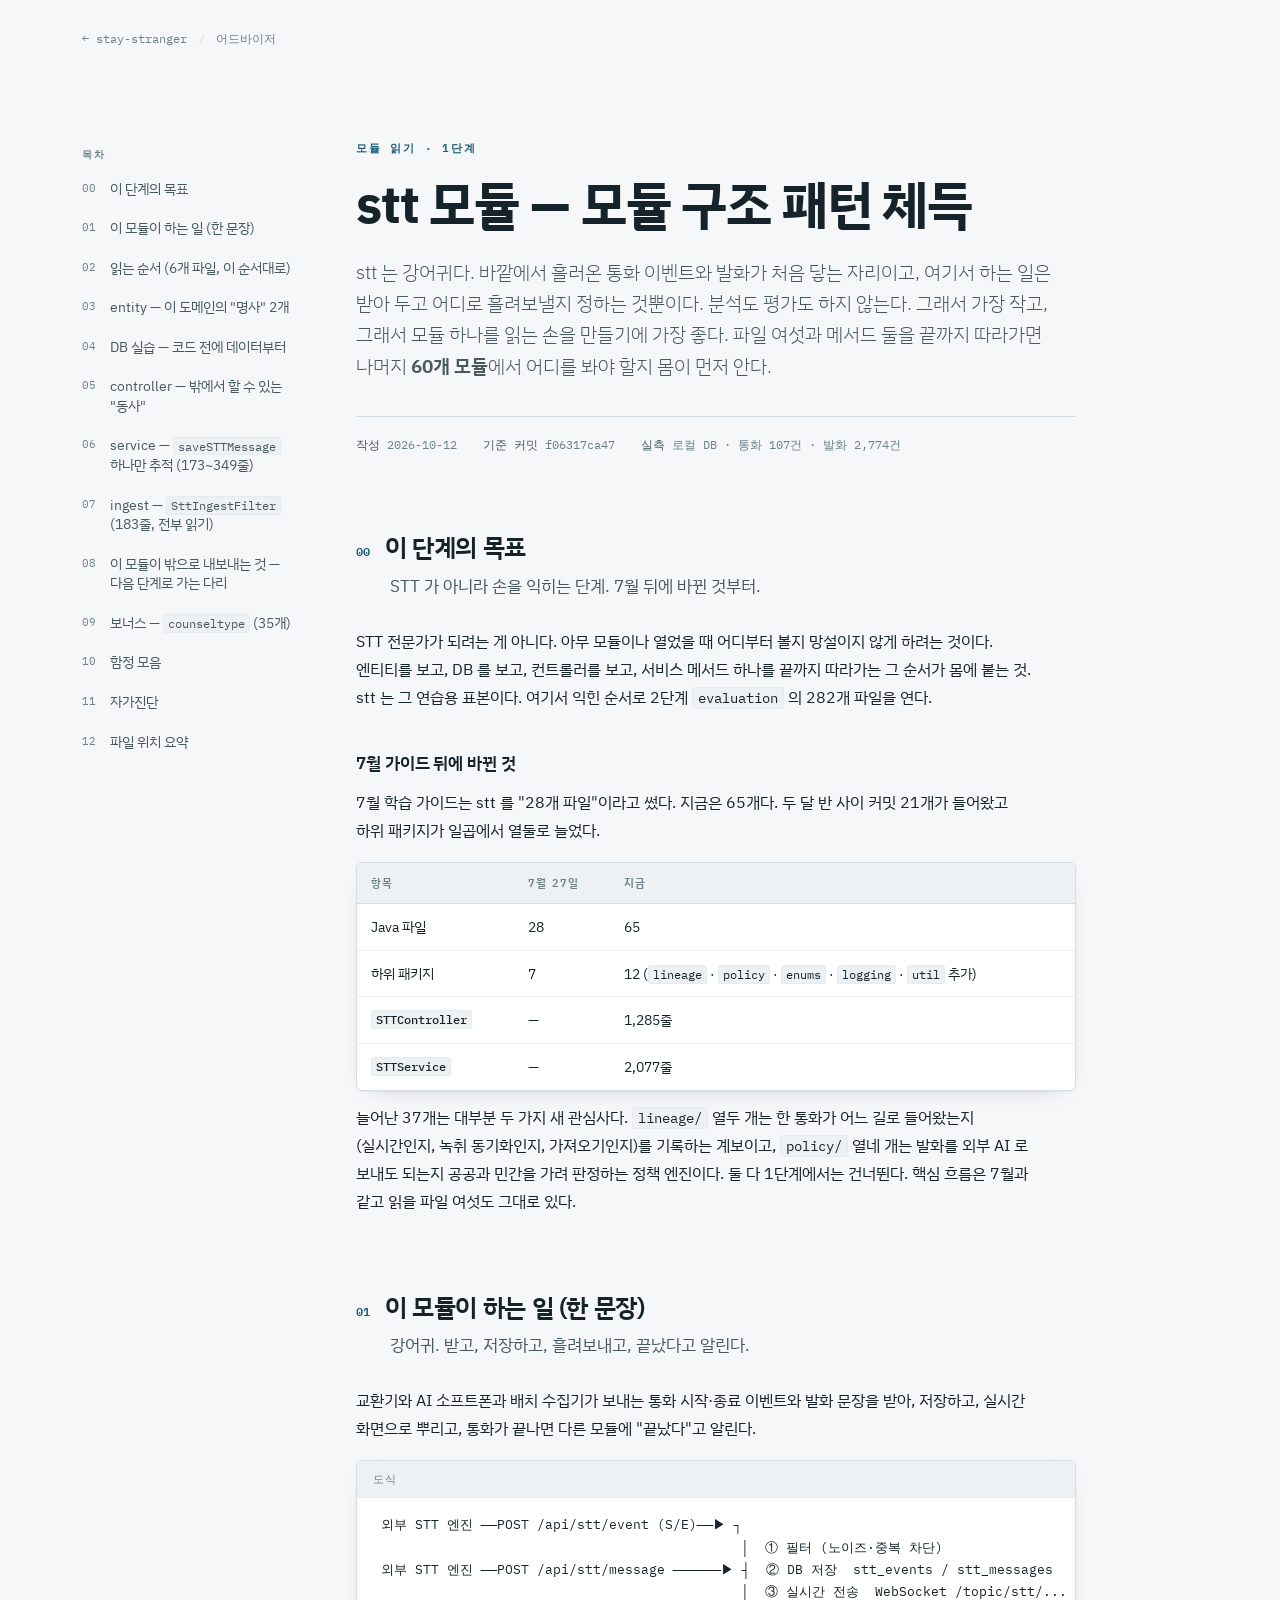
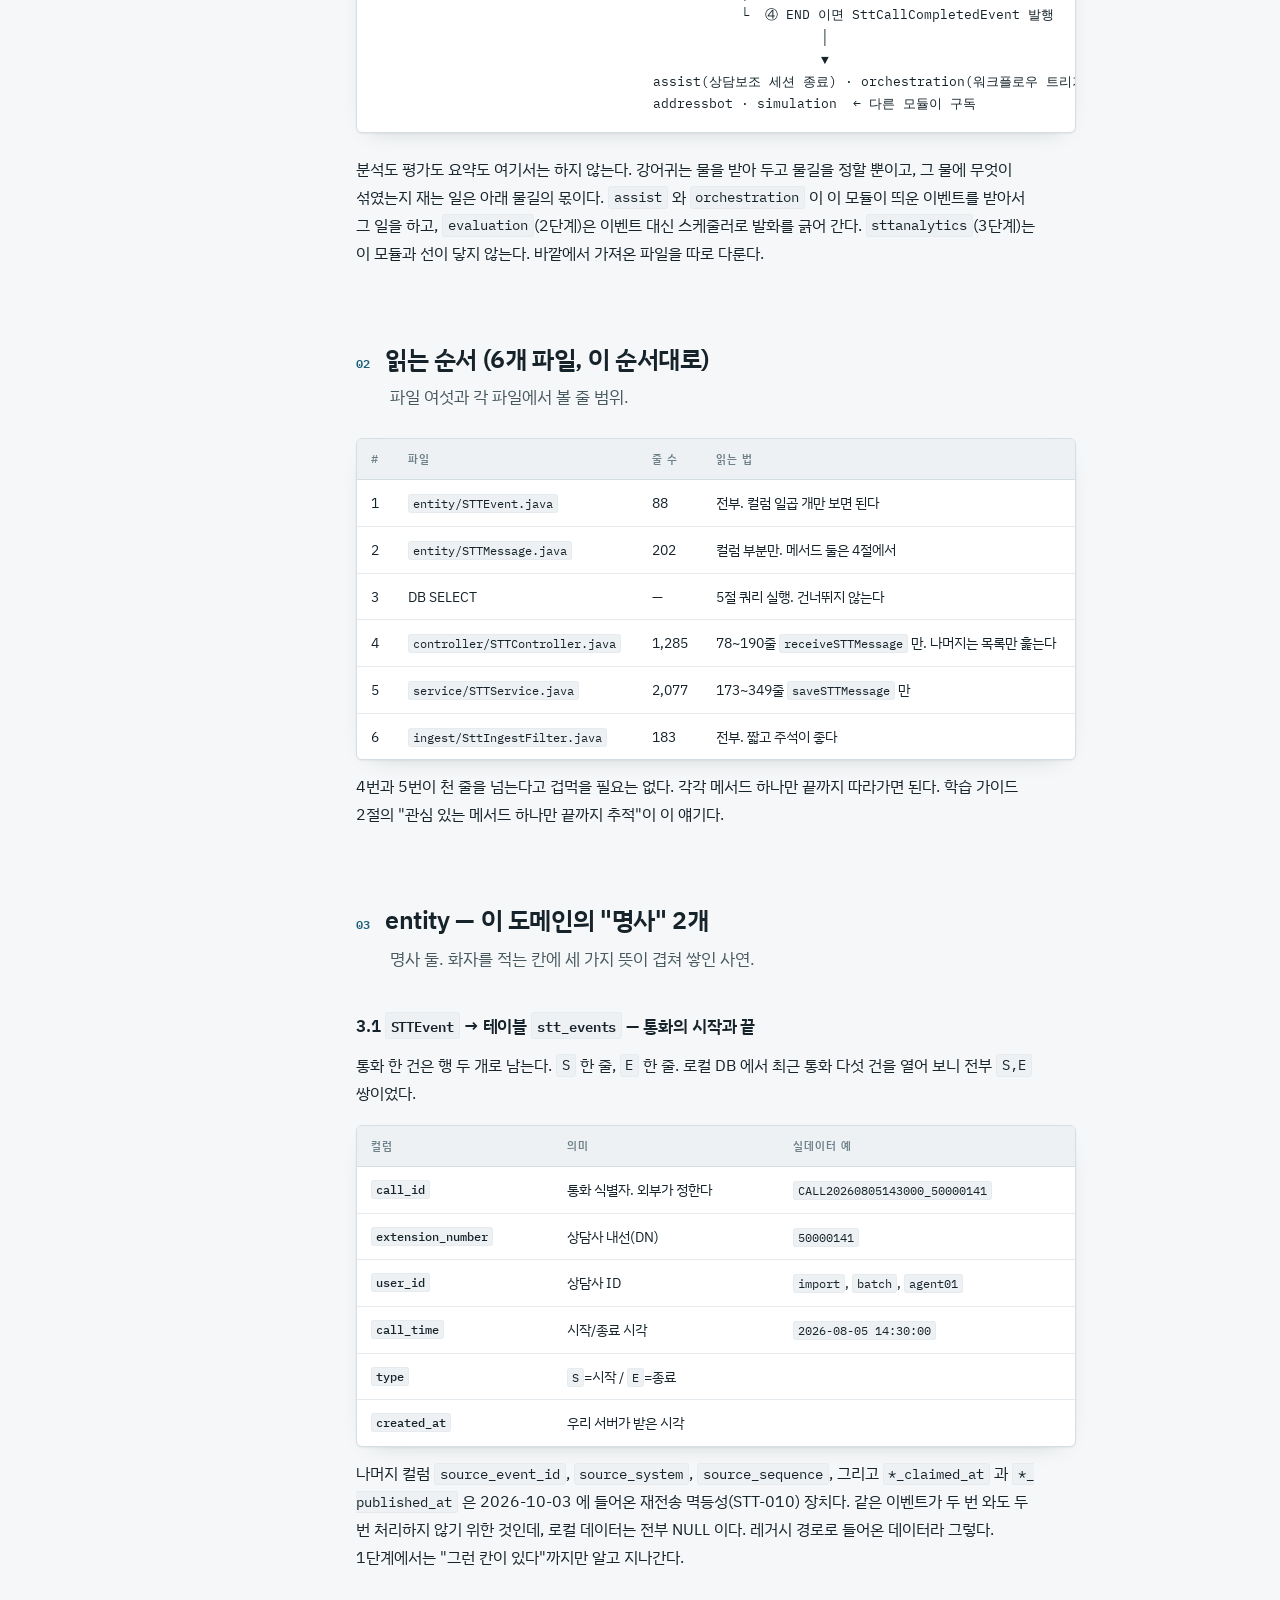
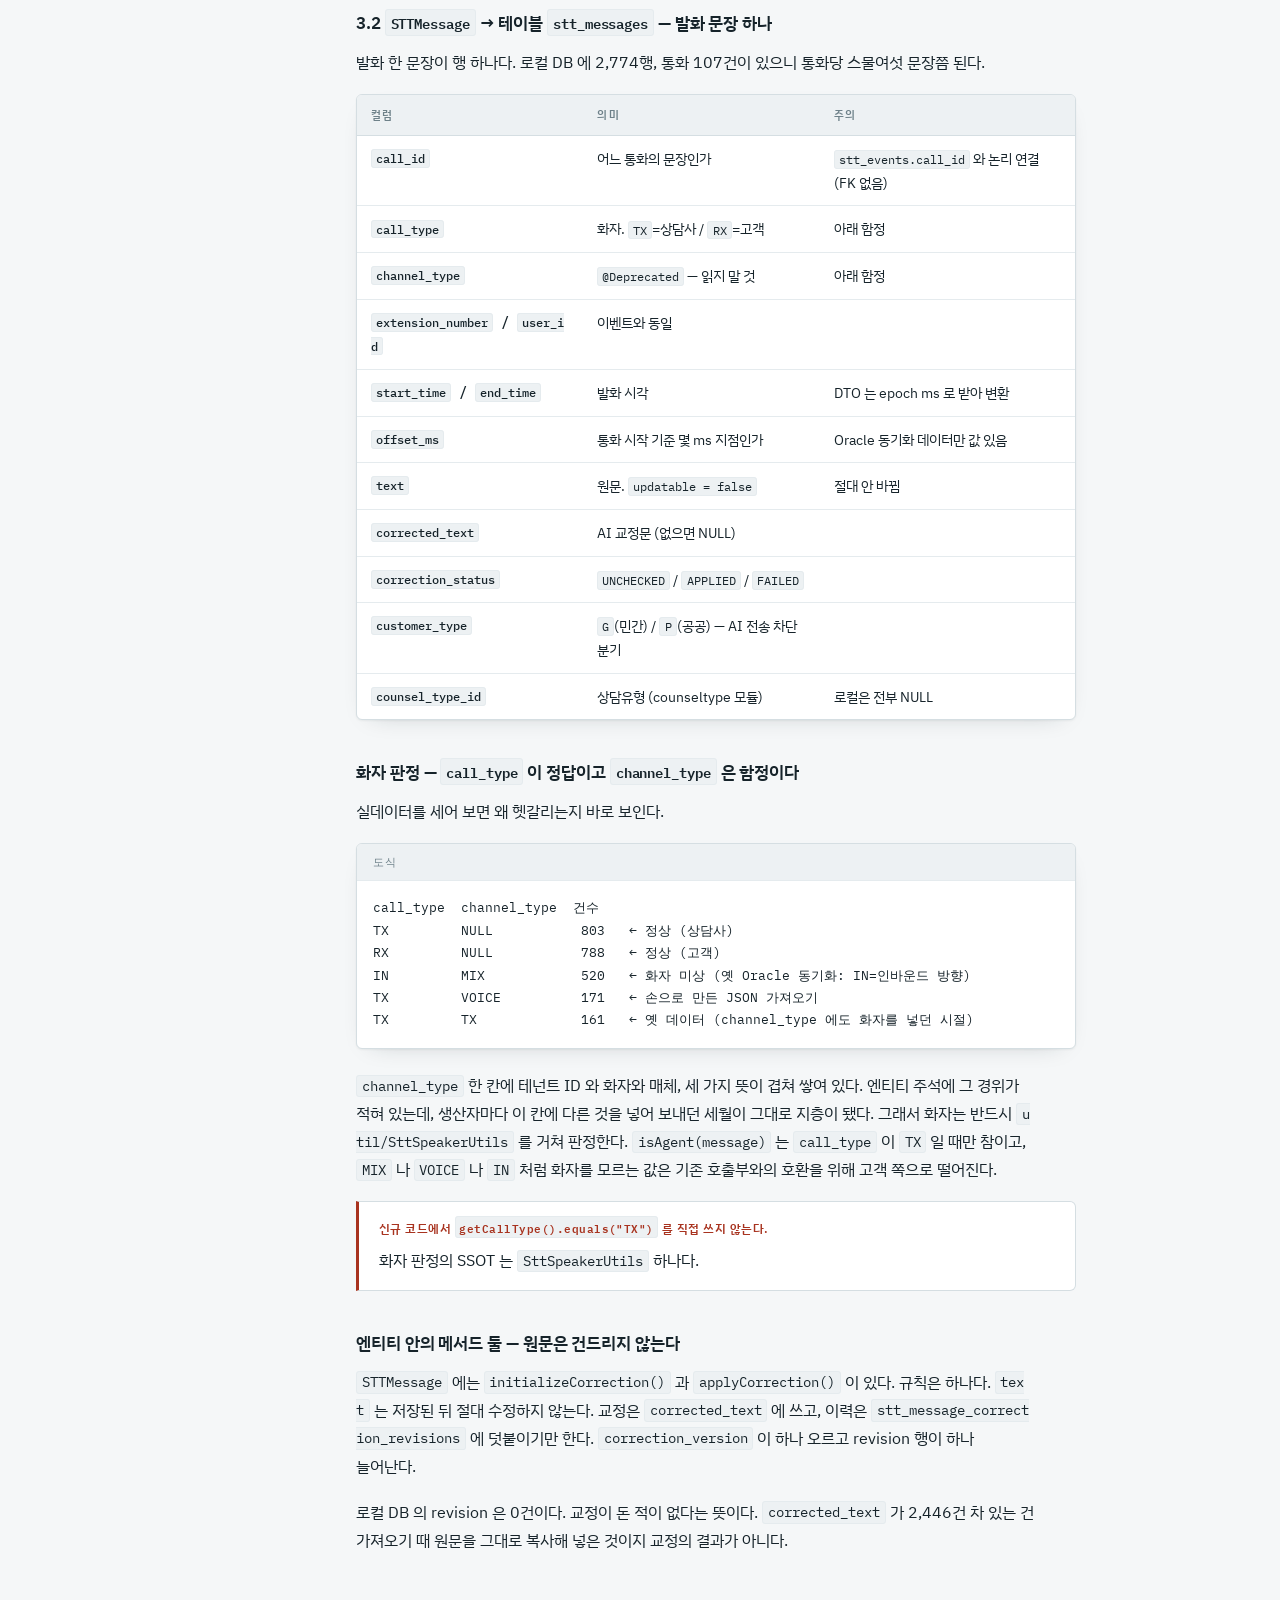
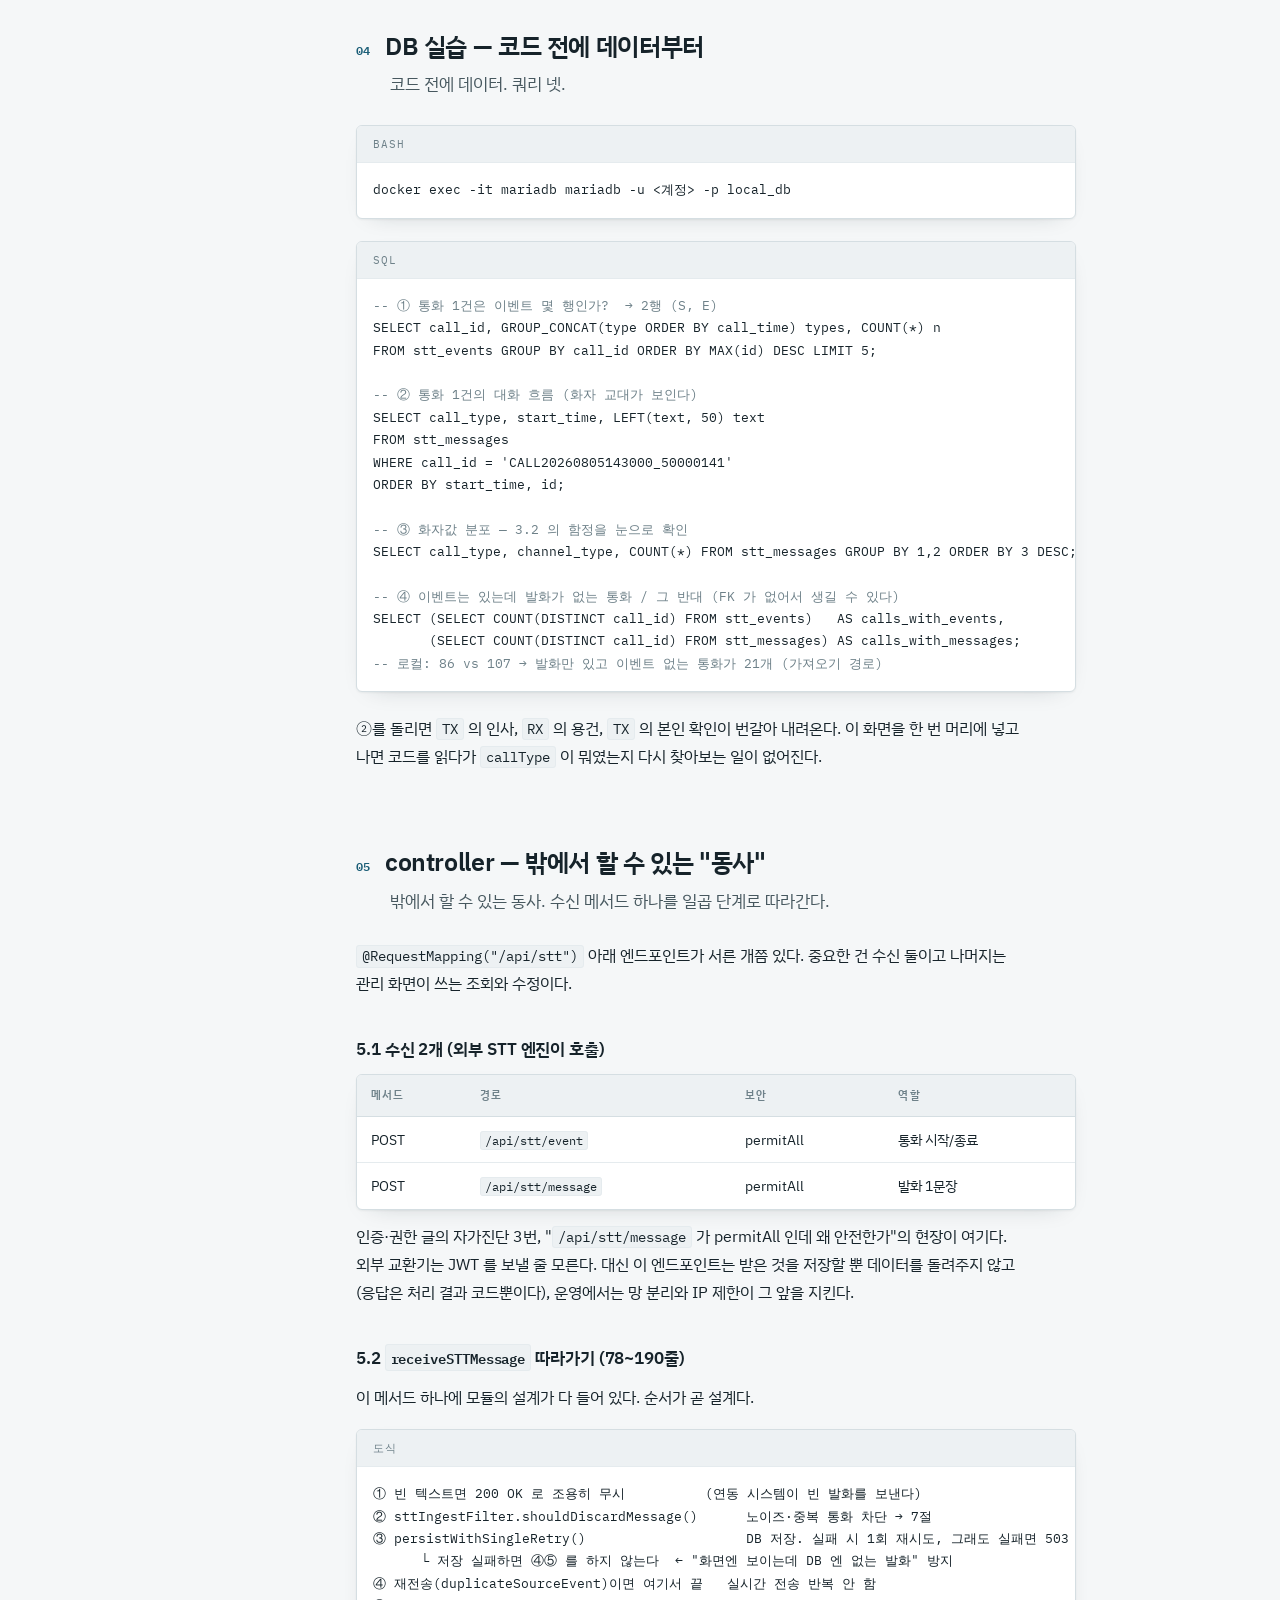
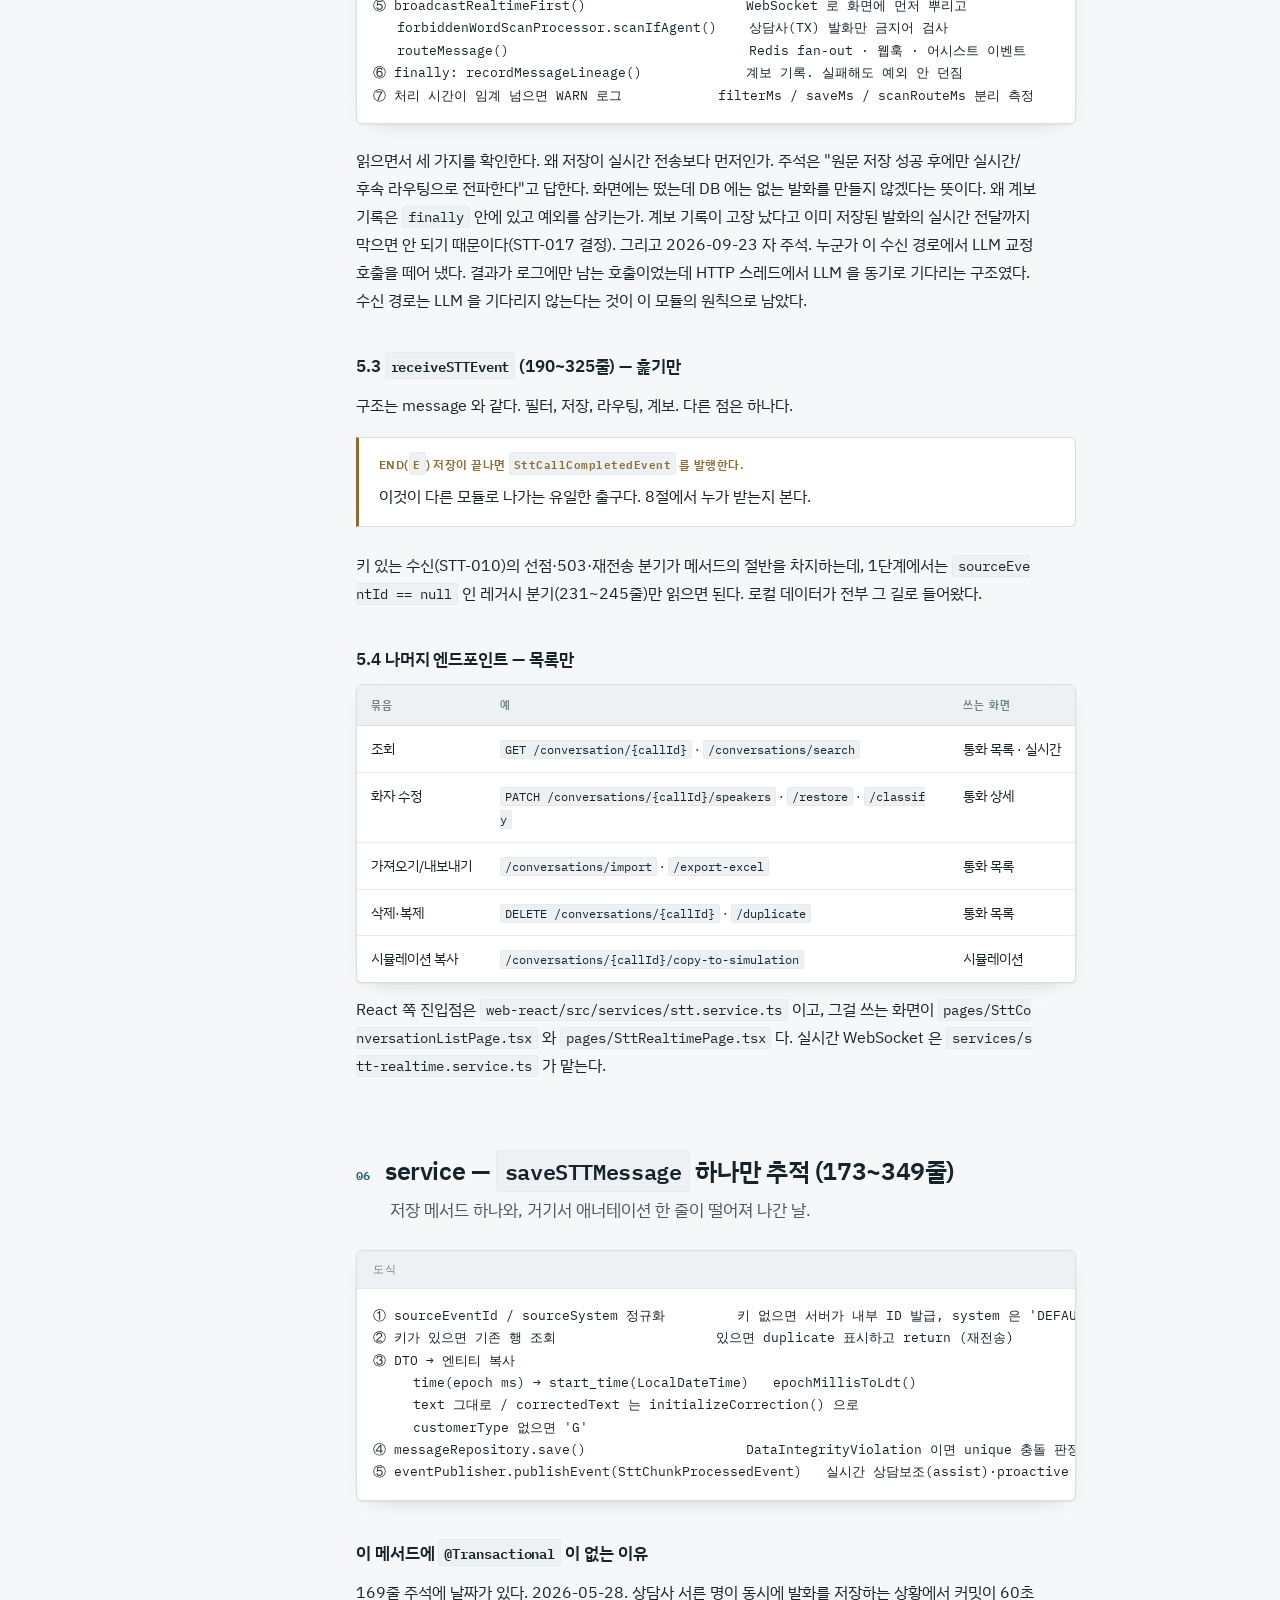
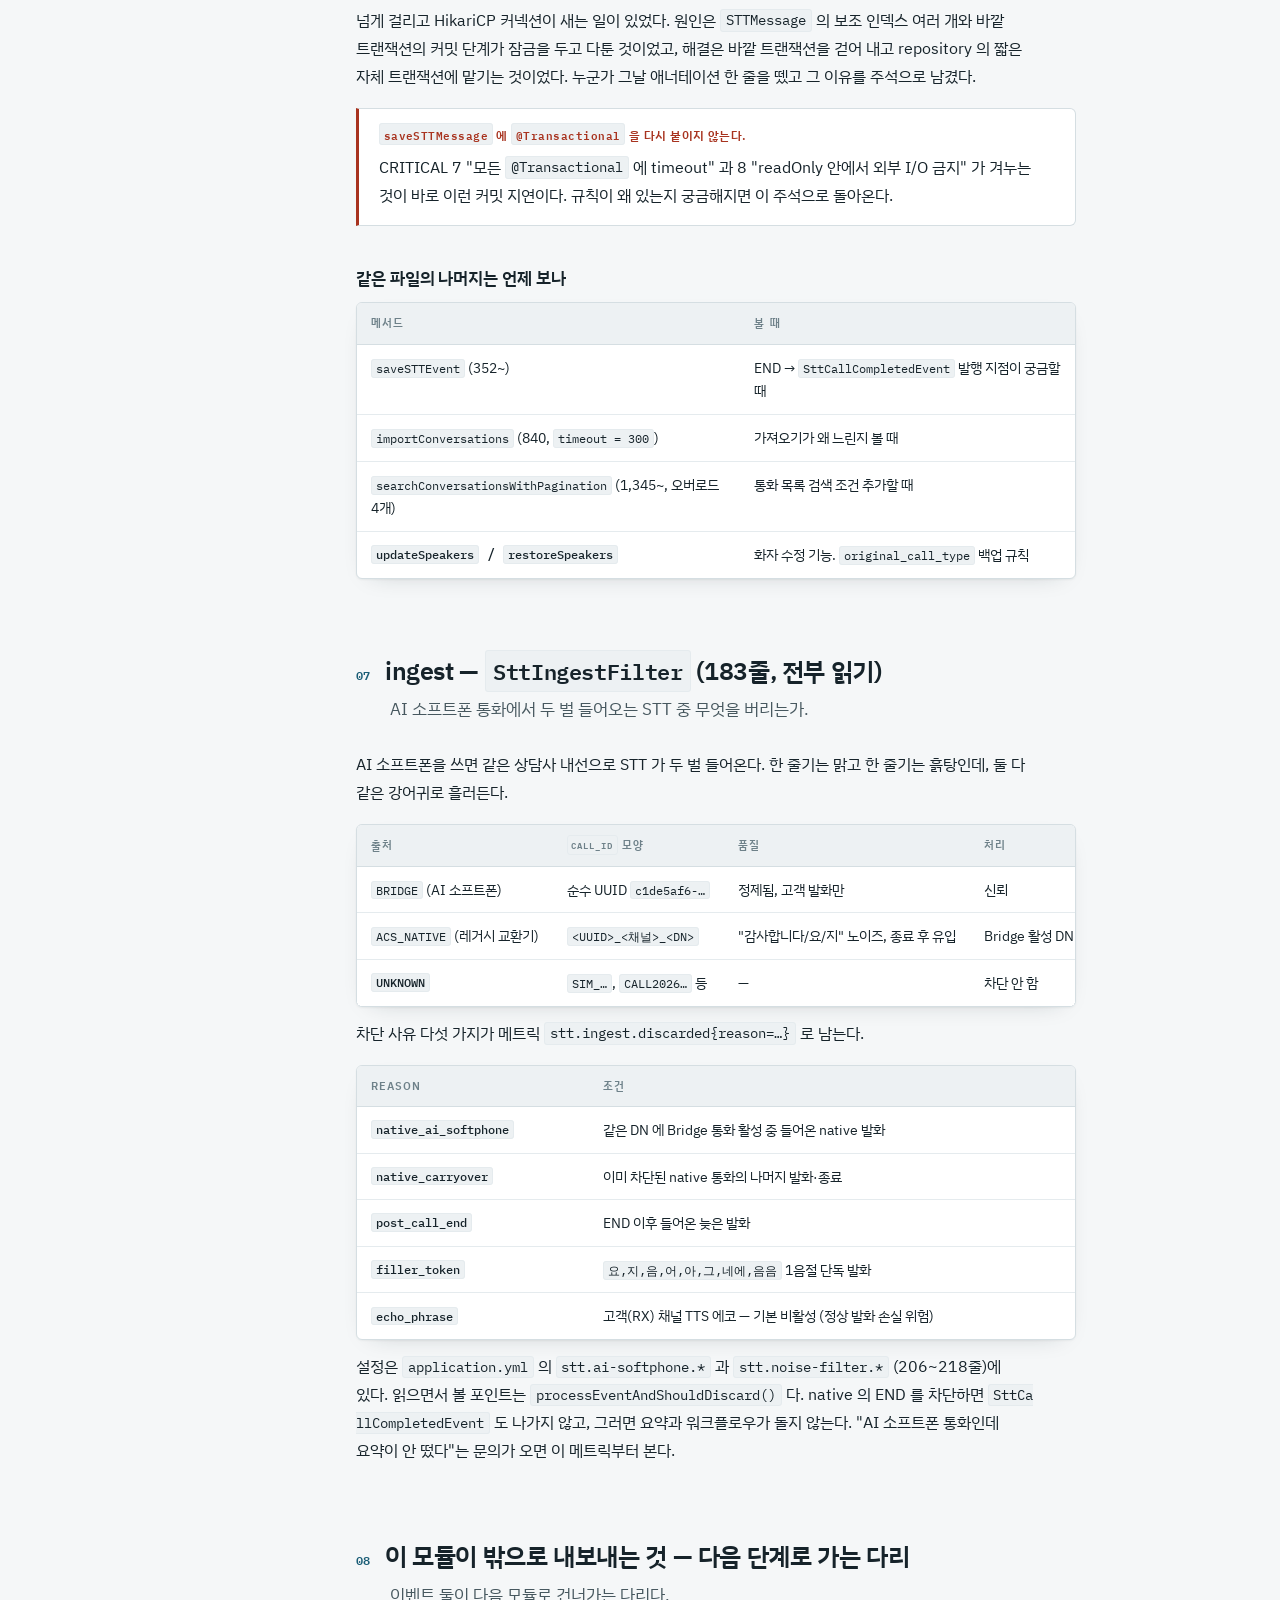
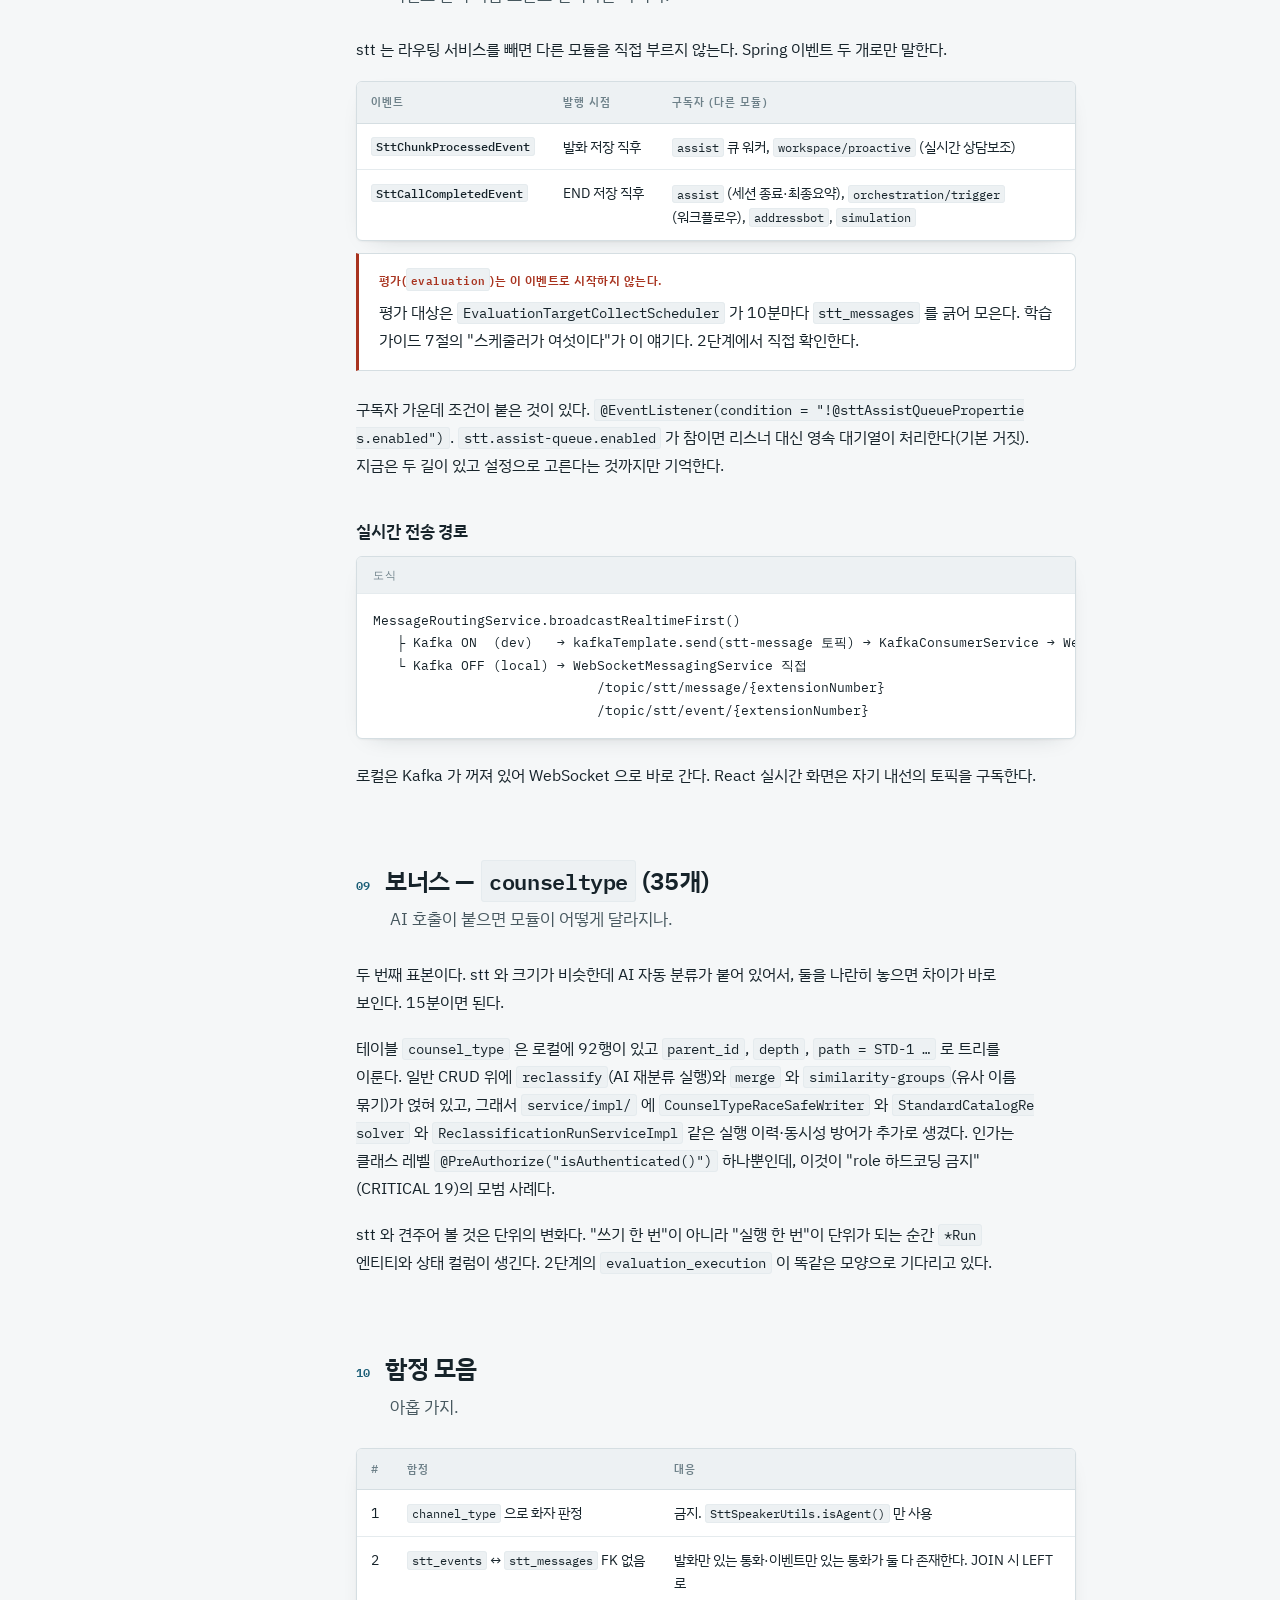
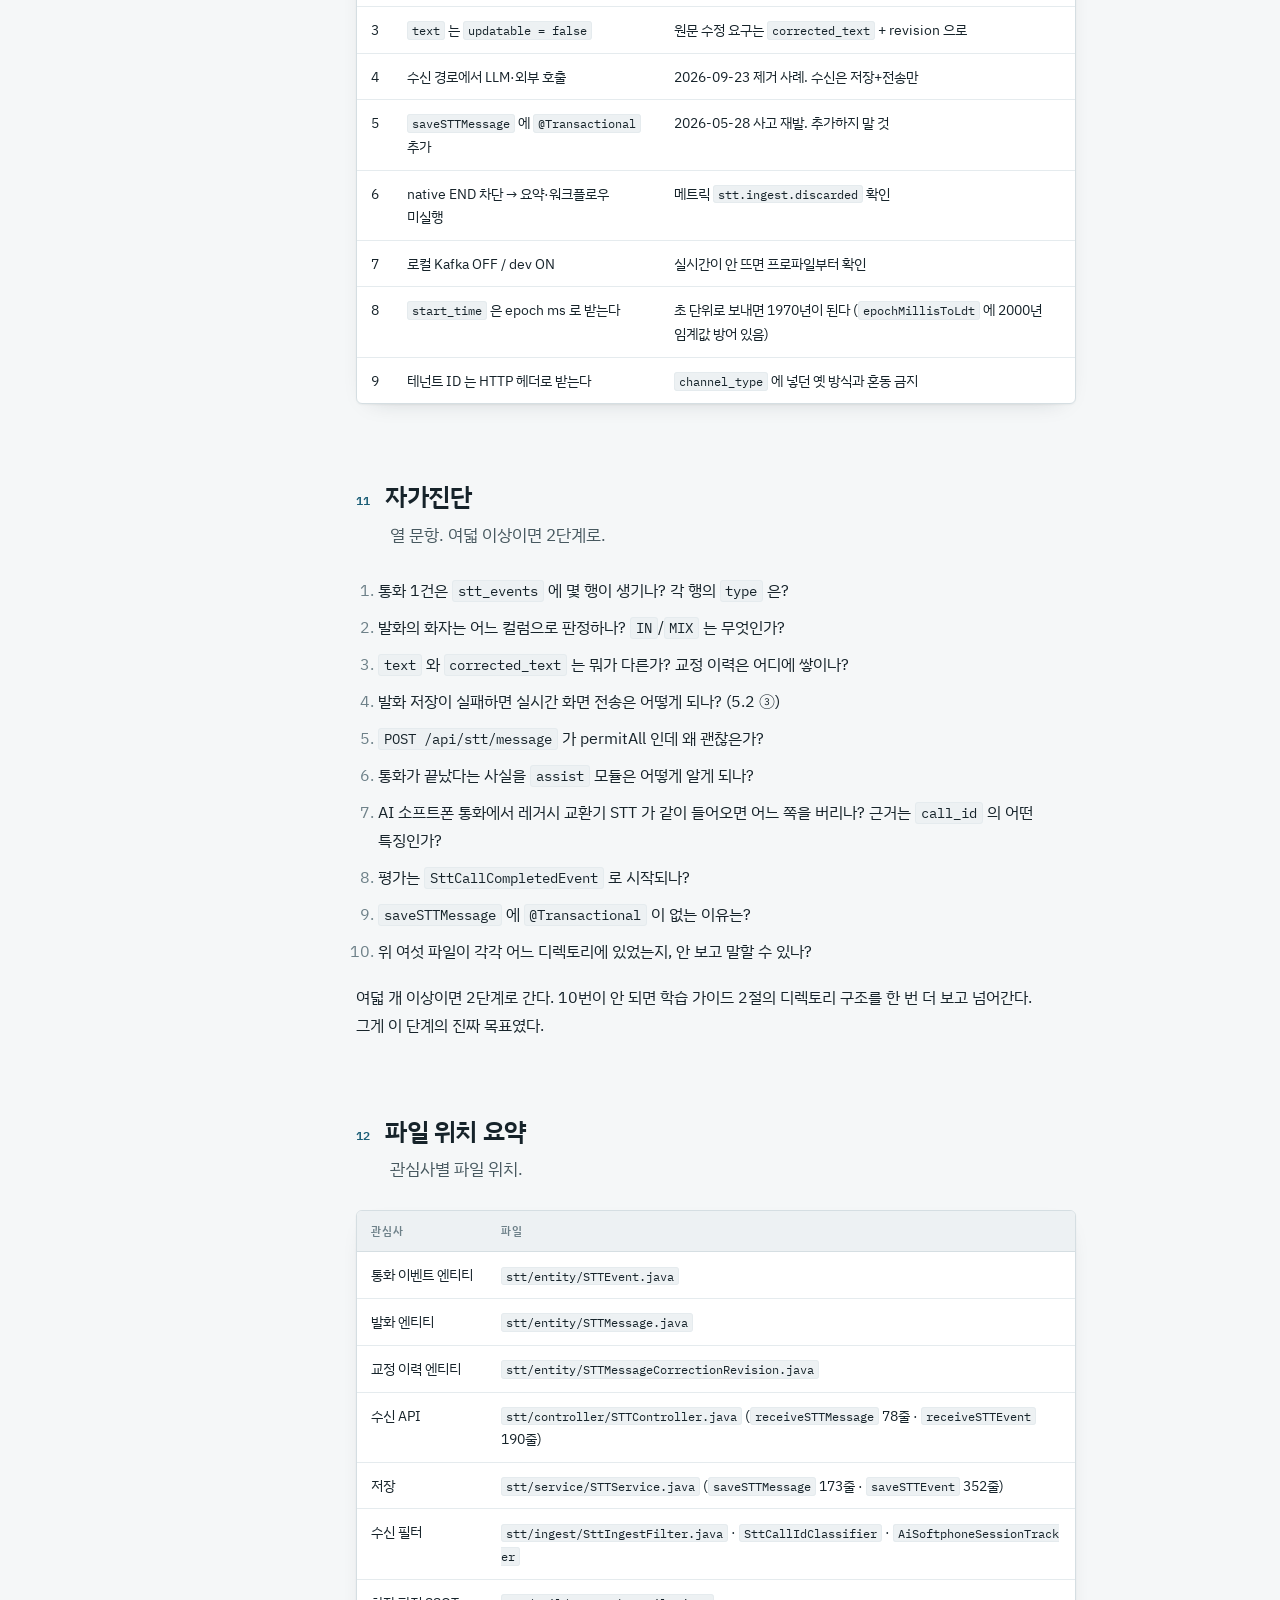
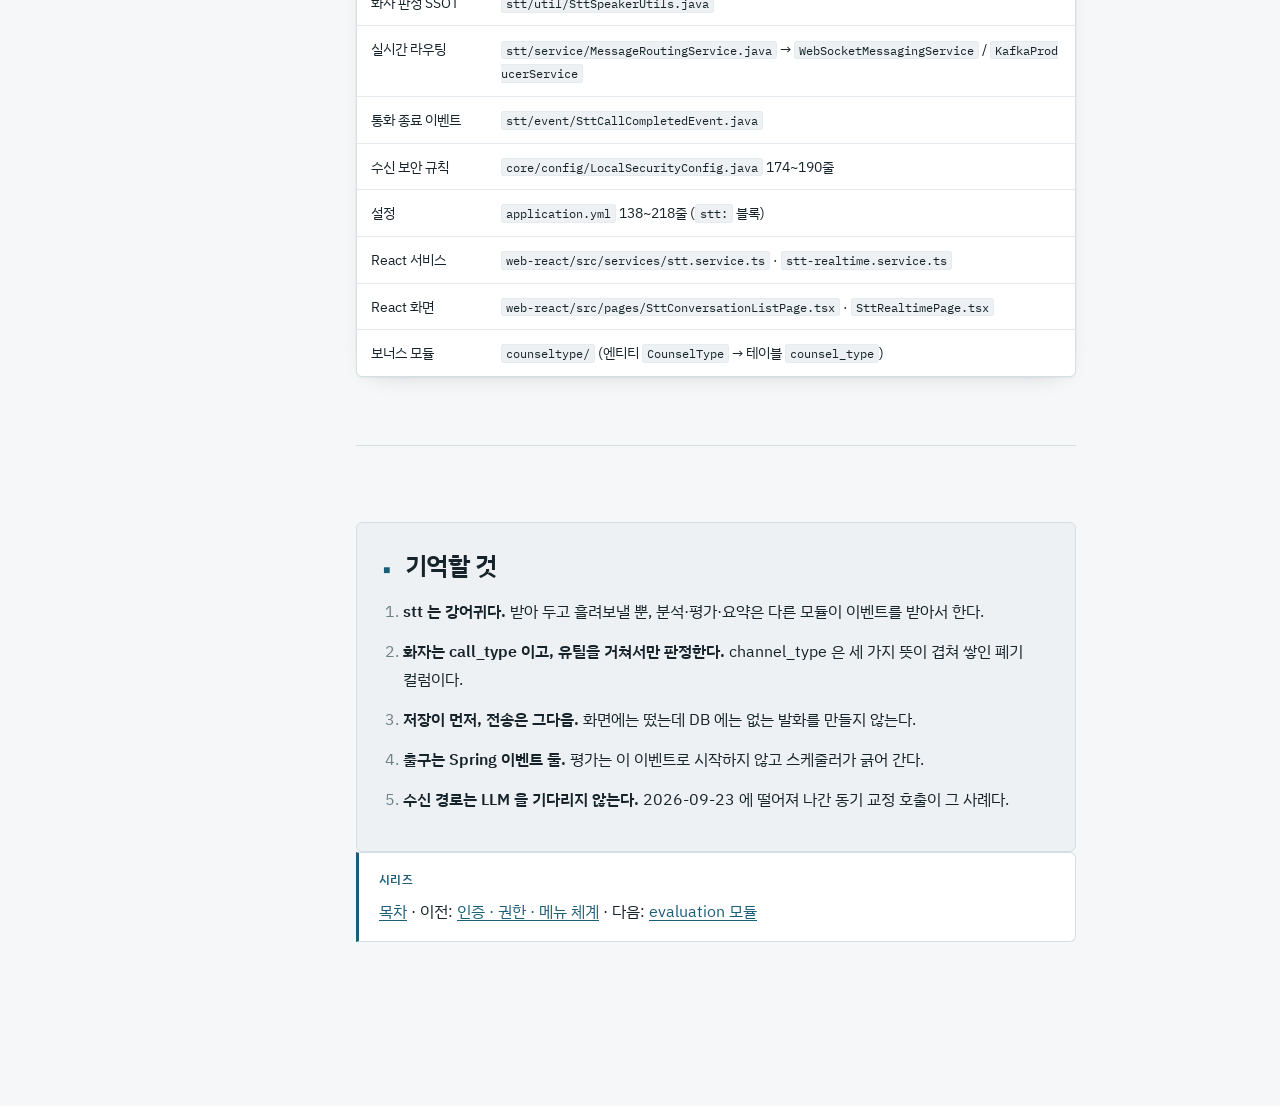
<file: advisor/stt-module.html>
<!DOCTYPE html>
<html lang="ko">
<head>
<meta charset="utf-8">
<meta name="viewport" content="width=device-width, initial-scale=1">
<meta name="description" content="가장 작은 업무 모듈 하나로 모듈 읽는 손을 만든다. 통화 이벤트와 발화가 처음 닿는 강어귀. 파일 여섯, 메서드 둘.">
<title>stt 모듈 — 모듈 구조 패턴 체득</title>
<link rel="preconnect" href="https://fonts.googleapis.com">
<link rel="preconnect" href="https://fonts.gstatic.com" crossorigin>
<link rel="stylesheet" href="https://fonts.googleapis.com/css2?family=IBM+Plex+Mono:wght@400;500;600&family=IBM+Plex+Sans+KR:wght@300;400;500;600;700&display=swap">
<link rel="stylesheet" href="/assets/css/post.css">
</head>
<body>
<nav class="sitenav"><a href="/">← stay-stranger</a> <span class="sitenav-sep">/</span> <a href="/advisor/">어드바이저</a></nav>

<div class="shell">

  <nav class="toc" aria-label="목차">
    <p class="toc-label">목차</p>
    <ol class="from-zero">
      <li><a href="#s0">이 단계의 목표</a></li>
      <li><a href="#s1">이 모듈이 하는 일 (한 문장)</a></li>
      <li><a href="#s2">읽는 순서 (6개 파일, 이 순서대로)</a></li>
      <li><a href="#s3">entity — 이 도메인의 "명사" 2개</a></li>
      <li><a href="#s4">DB 실습 — 코드 전에 데이터부터</a></li>
      <li><a href="#s5">controller — 밖에서 할 수 있는 "동사"</a></li>
      <li><a href="#s6">service — <code>saveSTTMessage</code> 하나만 추적 (173~349줄)</a></li>
      <li><a href="#s7">ingest — <code>SttIngestFilter</code> (183줄, 전부 읽기)</a></li>
      <li><a href="#s8">이 모듈이 밖으로 내보내는 것 — 다음 단계로 가는 다리</a></li>
      <li><a href="#s9">보너스 — <code>counseltype</code> (35개)</a></li>
      <li><a href="#s10">함정 모음</a></li>
      <li><a href="#s11">자가진단</a></li>
      <li><a href="#s12">파일 위치 요약</a></li>
    </ol>
  </nav>

  <main class="doc">

    <p class="eyebrow">모듈 읽기 · 1단계</p>
    <h1>stt 모듈 — 모듈 구조 패턴 체득</h1>
    <p class="standfirst">
      stt 는 강어귀다. 바깥에서 흘러온 통화 이벤트와 발화가 처음 닿는 자리이고, 여기서 하는 일은 받아 두고 어디로 흘려보낼지 정하는 것뿐이다. 분석도 평가도 하지 않는다. 그래서 가장 작고, 그래서 모듈 하나를 읽는 손을 만들기에 가장 좋다. 파일 여섯과 메서드 둘을 끝까지 따라가면 나머지 <strong>60개 모듈</strong>에서 어디를 봐야 할지 몸이 먼저 안다.
    </p>

    <div class="meta-strip">
      <span><b>작성</b> 2026-10-12</span>
      <span><b>기준 커밋</b> f06317ca47</span>
      <span><b>실측</b> 로컬 DB · 통화 107건 · 발화 2,774건</span>
    </div>


    <section id="s0">
      <h2><span class="num">00</span><span>이 단계의 목표</span></h2>
      <p class="lede">STT 가 아니라 손을 익히는 단계. 7월 뒤에 바뀐 것부터.</p>
      <p>STT 전문가가 되려는 게 아니다. 아무 모듈이나 열었을 때 어디부터 볼지 망설이지 않게 하려는 것이다. 엔티티를 보고, DB 를 보고, 컨트롤러를 보고, 서비스 메서드 하나를 끝까지 따라가는 그 순서가 몸에 붙는 것. stt 는 그 연습용 표본이다. 여기서 익힌 순서로 2단계 <code>evaluation</code> 의 282개 파일을 연다.</p>
      <h3>7월 가이드 뒤에 바뀐 것</h3>
      <p>7월 학습 가이드는 stt 를 "28개 파일"이라고 썼다. 지금은 65개다. 두 달 반 사이 커밋 21개가 들어왔고 하위 패키지가 일곱에서 열둘로 늘었다.</p>
      <div class="table-wrap">
        <table>
          <thead><tr><th>항목</th><th>7월 27일</th><th>지금</th></tr></thead>
          <tbody>
            <tr><td>Java 파일</td><td>28</td><td>65</td></tr>
            <tr><td>하위 패키지</td><td>7</td><td class="wrap">12 (<code>lineage</code> · <code>policy</code> · <code>enums</code> · <code>logging</code> · <code>util</code> 추가)</td></tr>
            <tr><td class="scope-name"><code>STTController</code></td><td>—</td><td>1,285줄</td></tr>
            <tr><td class="scope-name"><code>STTService</code></td><td>—</td><td>2,077줄</td></tr>
          </tbody>
        </table>
      </div>
      <p>늘어난 37개는 대부분 두 가지 새 관심사다. <code>lineage/</code> 열두 개는 한 통화가 어느 길로 들어왔는지(실시간인지, 녹취 동기화인지, 가져오기인지)를 기록하는 계보이고, <code>policy/</code> 열네 개는 발화를 외부 AI 로 보내도 되는지 공공과 민간을 가려 판정하는 정책 엔진이다. 둘 다 1단계에서는 건너뛴다. 핵심 흐름은 7월과 같고 읽을 파일 여섯도 그대로 있다.</p>
    </section>
    <section id="s1">
      <h2><span class="num">01</span><span>이 모듈이 하는 일 (한 문장)</span></h2>
      <p class="lede">강어귀. 받고, 저장하고, 흘려보내고, 끝났다고 알린다.</p>
      <p>교환기와 AI 소프트폰과 배치 수집기가 보내는 통화 시작·종료 이벤트와 발화 문장을 받아, 저장하고, 실시간 화면으로 뿌리고, 통화가 끝나면 다른 모듈에 "끝났다"고 알린다.</p>
      <div class="code">
        <div class="code-head">도식</div>
<pre> 외부 STT 엔진 ──POST /api/stt/event (S/E)──▶ ┐
                                              │  ① 필터 (노이즈·중복 차단)
 외부 STT 엔진 ──POST /api/stt/message ──────▶ ┤  ② DB 저장  stt_events / stt_messages
                                              │  ③ 실시간 전송  WebSocket /topic/stt/...  (또는 Kafka)
                                              └  ④ END 이면 SttCallCompletedEvent 발행
                                                        │
                                                        ▼
                                   assist(상담보조 세션 종료) · orchestration(워크플로우 트리거)
                                   addressbot · simulation  ← 다른 모듈이 구독</pre>
      </div>
      <p>분석도 평가도 요약도 여기서는 하지 않는다. 강어귀는 물을 받아 두고 물길을 정할 뿐이고, 그 물에 무엇이 섞였는지 재는 일은 아래 물길의 몫이다. <code>assist</code> 와 <code>orchestration</code> 이 이 모듈이 띄운 이벤트를 받아서 그 일을 하고, <code>evaluation</code>(2단계)은 이벤트 대신 스케줄러로 발화를 긁어 간다. <code>sttanalytics</code>(3단계)는 이 모듈과 선이 닿지 않는다. 바깥에서 가져온 파일을 따로 다룬다.</p>
    </section>
    <section id="s2">
      <h2><span class="num">02</span><span>읽는 순서 (6개 파일, 이 순서대로)</span></h2>
      <p class="lede">파일 여섯과 각 파일에서 볼 줄 범위.</p>
      <div class="table-wrap">
        <table>
          <thead><tr><th>#</th><th>파일</th><th>줄 수</th><th>읽는 법</th></tr></thead>
          <tbody>
            <tr><td>1</td><td><code>entity/STTEvent.java</code></td><td>88</td><td>전부. 컬럼 일곱 개만 보면 된다</td></tr>
            <tr><td>2</td><td><code>entity/STTMessage.java</code></td><td>202</td><td>컬럼 부분만. 메서드 둘은 4절에서</td></tr>
            <tr><td>3</td><td>DB SELECT</td><td>—</td><td>5절 쿼리 실행. 건너뛰지 않는다</td></tr>
            <tr><td>4</td><td class="wrap"><code>controller/STTController.java</code></td><td>1,285</td><td class="wrap">78~190줄 <code>receiveSTTMessage</code> 만. 나머지는 목록만 훑는다</td></tr>
            <tr><td>5</td><td><code>service/STTService.java</code></td><td>2,077</td><td class="wrap">173~349줄 <code>saveSTTMessage</code> 만</td></tr>
            <tr><td>6</td><td class="wrap"><code>ingest/SttIngestFilter.java</code></td><td>183</td><td>전부. 짧고 주석이 좋다</td></tr>
          </tbody>
        </table>
      </div>
      <p>4번과 5번이 천 줄을 넘는다고 겁먹을 필요는 없다. 각각 메서드 하나만 끝까지 따라가면 된다. 학습 가이드 2절의 "관심 있는 메서드 하나만 끝까지 추적"이 이 얘기다.</p>
    </section>
    <section id="s3">
      <h2><span class="num">03</span><span>entity — 이 도메인의 "명사" 2개</span></h2>
      <p class="lede">명사 둘. 화자를 적는 칸에 세 가지 뜻이 겹쳐 쌓인 사연.</p>
      <h3>3.1 <code>STTEvent</code> → 테이블 <code>stt_events</code> — 통화의 시작과 끝</h3>
      <p>통화 한 건은 행 두 개로 남는다. <code>S</code> 한 줄, <code>E</code> 한 줄. 로컬 DB 에서 최근 통화 다섯 건을 열어 보니 전부 <code>S,E</code> 쌍이었다.</p>
      <div class="table-wrap">
        <table>
          <thead><tr><th>컬럼</th><th>의미</th><th>실데이터 예</th></tr></thead>
          <tbody>
            <tr><td class="scope-name"><code>call_id</code></td><td>통화 식별자. 외부가 정한다</td><td class="wrap"><code>CALL20260805143000_50000141</code></td></tr>
            <tr><td class="scope-name"><code>extension_number</code></td><td>상담사 내선(DN)</td><td><code>50000141</code></td></tr>
            <tr><td class="scope-name"><code>user_id</code></td><td>상담사 ID</td><td class="wrap"><code>import</code>, <code>batch</code>, <code>agent01</code></td></tr>
            <tr><td class="scope-name"><code>call_time</code></td><td>시작/종료 시각</td><td><code>2026-08-05 14:30:00</code></td></tr>
            <tr><td class="scope-name"><code>type</code></td><td><code>S</code>=시작 / <code>E</code>=종료</td><td></td></tr>
            <tr><td class="scope-name"><code>created_at</code></td><td>우리 서버가 받은 시각</td><td></td></tr>
          </tbody>
        </table>
      </div>
      <p>나머지 컬럼 <code>source_event_id</code>, <code>source_system</code>, <code>source_sequence</code>, 그리고 <code>*_claimed_at</code> 과 <code>*_published_at</code> 은 2026-10-03 에 들어온 재전송 멱등성(STT-010) 장치다. 같은 이벤트가 두 번 와도 두 번 처리하지 않기 위한 것인데, 로컬 데이터는 전부 NULL 이다. 레거시 경로로 들어온 데이터라 그렇다. 1단계에서는 "그런 칸이 있다"까지만 알고 지나간다.</p>
      <h3>3.2 <code>STTMessage</code> → 테이블 <code>stt_messages</code> — 발화 문장 하나</h3>
      <p>발화 한 문장이 행 하나다. 로컬 DB 에 2,774행, 통화 107건이 있으니 통화당 스물여섯 문장쯤 된다.</p>
      <div class="table-wrap">
        <table>
          <thead><tr><th>컬럼</th><th>의미</th><th>주의</th></tr></thead>
          <tbody>
            <tr><td class="scope-name"><code>call_id</code></td><td>어느 통화의 문장인가</td><td class="wrap"><code>stt_events.call_id</code> 와 논리 연결 (FK 없음)</td></tr>
            <tr><td class="scope-name"><code>call_type</code></td><td>화자. <code>TX</code>=상담사 / <code>RX</code>=고객</td><td>아래 함정</td></tr>
            <tr><td class="scope-name"><code>channel_type</code></td><td><code>@Deprecated</code> — 읽지 말 것</td><td>아래 함정</td></tr>
            <tr><td class="scope-name wrap"><code>extension_number</code> / <code>user_id</code></td><td>이벤트와 동일</td><td></td></tr>
            <tr><td class="scope-name"><code>start_time</code> / <code>end_time</code></td><td>발화 시각</td><td>DTO 는 epoch ms 로 받아 변환</td></tr>
            <tr><td class="scope-name"><code>offset_ms</code></td><td>통화 시작 기준 몇 ms 지점인가</td><td>Oracle 동기화 데이터만 값 있음</td></tr>
            <tr><td class="scope-name"><code>text</code></td><td>원문. <code>updatable = false</code></td><td>절대 안 바뀜</td></tr>
            <tr><td class="scope-name"><code>corrected_text</code></td><td>AI 교정문 (없으면 NULL)</td><td></td></tr>
            <tr><td class="scope-name"><code>correction_status</code></td><td class="wrap"><code>UNCHECKED</code> / <code>APPLIED</code> / <code>FAILED</code></td><td></td></tr>
            <tr><td class="scope-name"><code>customer_type</code></td><td class="wrap"><code>G</code>(민간) / <code>P</code>(공공) — AI 전송 차단 분기</td><td></td></tr>
            <tr><td class="scope-name"><code>counsel_type_id</code></td><td>상담유형 (counseltype 모듈)</td><td>로컬은 전부 NULL</td></tr>
          </tbody>
        </table>
      </div>
      <h3>화자 판정 — <code>call_type</code> 이 정답이고 <code>channel_type</code> 은 함정이다</h3>
      <p>실데이터를 세어 보면 왜 헷갈리는지 바로 보인다.</p>
      <div class="code">
        <div class="code-head">도식</div>
<pre>call_type  channel_type  건수
TX         NULL           803   ← 정상 (상담사)
RX         NULL           788   ← 정상 (고객)
IN         MIX            520   ← 화자 미상 (옛 Oracle 동기화: IN=인바운드 방향)
TX         VOICE          171   ← 손으로 만든 JSON 가져오기
TX         TX             161   ← 옛 데이터 (channel_type 에도 화자를 넣던 시절)</pre>
      </div>
      <p><code>channel_type</code> 한 칸에 테넌트 ID 와 화자와 매체, 세 가지 뜻이 겹쳐 쌓여 있다. 엔티티 주석에 그 경위가 적혀 있는데, 생산자마다 이 칸에 다른 것을 넣어 보내던 세월이 그대로 지층이 됐다. 그래서 화자는 반드시 <code>util/SttSpeakerUtils</code> 를 거쳐 판정한다. <code>isAgent(message)</code> 는 <code>call_type</code> 이 <code>TX</code> 일 때만 참이고, <code>MIX</code> 나 <code>VOICE</code> 나 <code>IN</code> 처럼 화자를 모르는 값은 기존 호출부와의 호환을 위해 고객 쪽으로 떨어진다.</p>
      <div class="note is-warn">
        <p class="note-title">신규 코드에서 <code>getCallType().equals("TX")</code> 를 직접 쓰지 않는다.</p>
        <p>화자 판정의 SSOT 는 <code>SttSpeakerUtils</code> 하나다.</p>
      </div>
      <h3>엔티티 안의 메서드 둘 — 원문은 건드리지 않는다</h3>
      <p><code>STTMessage</code> 에는 <code>initializeCorrection()</code> 과 <code>applyCorrection()</code> 이 있다. 규칙은 하나다. <code>text</code> 는 저장된 뒤 절대 수정하지 않는다. 교정은 <code>corrected_text</code> 에 쓰고, 이력은 <code>stt_message_correction_revisions</code> 에 덧붙이기만 한다. <code>correction_version</code> 이 하나 오르고 revision 행이 하나 늘어난다.</p>
      <p>로컬 DB 의 revision 은 0건이다. 교정이 돈 적이 없다는 뜻이다. <code>corrected_text</code> 가 2,446건 차 있는 건 가져오기 때 원문을 그대로 복사해 넣은 것이지 교정의 결과가 아니다.</p>
    </section>
    <section id="s4">
      <h2><span class="num">04</span><span>DB 실습 — 코드 전에 데이터부터</span></h2>
      <p class="lede">코드 전에 데이터. 쿼리 넷.</p>
      <div class="code">
        <div class="code-head">BASH</div>
<pre>docker exec -it mariadb mariadb -u &lt;계정&gt; -p local_db</pre>
      </div>
      <div class="code">
        <div class="code-head">SQL</div>
<pre><span class="c-dim">-- ① 통화 1건은 이벤트 몇 행인가?  → 2행 (S, E)</span>
SELECT call_id, GROUP_CONCAT(type ORDER BY call_time) types, COUNT(*) n
FROM stt_events GROUP BY call_id ORDER BY MAX(id) DESC LIMIT 5;

<span class="c-dim">-- ② 통화 1건의 대화 흐름 (화자 교대가 보인다)</span>
SELECT call_type, start_time, LEFT(text, 50) text
FROM stt_messages
WHERE call_id = 'CALL20260805143000_50000141'
ORDER BY start_time, id;

<span class="c-dim">-- ③ 화자값 분포 — 3.2 의 함정을 눈으로 확인</span>
SELECT call_type, channel_type, COUNT(*) FROM stt_messages GROUP BY 1,2 ORDER BY 3 DESC;

<span class="c-dim">-- ④ 이벤트는 있는데 발화가 없는 통화 / 그 반대 (FK 가 없어서 생길 수 있다)</span>
SELECT (SELECT COUNT(DISTINCT call_id) FROM stt_events)   AS calls_with_events,
       (SELECT COUNT(DISTINCT call_id) FROM stt_messages) AS calls_with_messages;
<span class="c-dim">-- 로컬: 86 vs 107 → 발화만 있고 이벤트 없는 통화가 21개 (가져오기 경로)</span></pre>
      </div>
      <p>②를 돌리면 <code>TX</code> 의 인사, <code>RX</code> 의 용건, <code>TX</code> 의 본인 확인이 번갈아 내려온다. 이 화면을 한 번 머리에 넣고 나면 코드를 읽다가 <code>callType</code> 이 뭐였는지 다시 찾아보는 일이 없어진다.</p>
    </section>
    <section id="s5">
      <h2><span class="num">05</span><span>controller — 밖에서 할 수 있는 "동사"</span></h2>
      <p class="lede">밖에서 할 수 있는 동사. 수신 메서드 하나를 일곱 단계로 따라간다.</p>
      <p><code>@RequestMapping("/api/stt")</code> 아래 엔드포인트가 서른 개쯤 있다. 중요한 건 수신 둘이고 나머지는 관리 화면이 쓰는 조회와 수정이다.</p>
      <h3>5.1 수신 2개 (외부 STT 엔진이 호출)</h3>
      <div class="table-wrap">
        <table>
          <thead><tr><th>메서드</th><th>경로</th><th>보안</th><th>역할</th></tr></thead>
          <tbody>
            <tr><td>POST</td><td><code>/api/stt/event</code></td><td>permitAll</td><td>통화 시작/종료</td></tr>
            <tr><td>POST</td><td><code>/api/stt/message</code></td><td>permitAll</td><td>발화 1문장</td></tr>
          </tbody>
        </table>
      </div>
      <p>인증·권한 글의 자가진단 3번, "<code>/api/stt/message</code> 가 permitAll 인데 왜 안전한가"의 현장이 여기다. 외부 교환기는 JWT 를 보낼 줄 모른다. 대신 이 엔드포인트는 받은 것을 저장할 뿐 데이터를 돌려주지 않고(응답은 처리 결과 코드뿐이다), 운영에서는 망 분리와 IP 제한이 그 앞을 지킨다.</p>
      <h3>5.2 <code>receiveSTTMessage</code> 따라가기 (78~190줄)</h3>
      <p>이 메서드 하나에 모듈의 설계가 다 들어 있다. 순서가 곧 설계다.</p>
      <div class="code">
        <div class="code-head">도식</div>
<pre>① 빈 텍스트면 200 OK 로 조용히 무시          (연동 시스템이 빈 발화를 보낸다)
② sttIngestFilter.shouldDiscardMessage()      노이즈·중복 통화 차단 → 7절
③ persistWithSingleRetry()                    DB 저장. 실패 시 1회 재시도, 그래도 실패면 503
      └ 저장 실패하면 ④⑤ 를 하지 않는다  ← "화면엔 보이는데 DB 엔 없는 발화" 방지
④ 재전송(duplicateSourceEvent)이면 여기서 끝   실시간 전송 반복 안 함
⑤ broadcastRealtimeFirst()                    WebSocket 로 화면에 먼저 뿌리고
   forbiddenWordScanProcessor.scanIfAgent()    상담사(TX) 발화만 금지어 검사
   routeMessage()                              Redis fan-out · 웹훅 · 어시스트 이벤트
⑥ finally: recordMessageLineage()             계보 기록. 실패해도 예외 안 던짐
⑦ 처리 시간이 임계 넘으면 WARN 로그            filterMs / saveMs / scanRouteMs 분리 측정</pre>
      </div>
      <p>읽으면서 세 가지를 확인한다. 왜 저장이 실시간 전송보다 먼저인가. 주석은 "원문 저장 성공 후에만 실시간/후속 라우팅으로 전파한다"고 답한다. 화면에는 떴는데 DB 에는 없는 발화를 만들지 않겠다는 뜻이다. 왜 계보 기록은 <code>finally</code> 안에 있고 예외를 삼키는가. 계보 기록이 고장 났다고 이미 저장된 발화의 실시간 전달까지 막으면 안 되기 때문이다(STT-017 결정). 그리고 2026-09-23 자 주석. 누군가 이 수신 경로에서 LLM 교정 호출을 떼어 냈다. 결과가 로그에만 남는 호출이었는데 HTTP 스레드에서 LLM 을 동기로 기다리는 구조였다. 수신 경로는 LLM 을 기다리지 않는다는 것이 이 모듈의 원칙으로 남았다.</p>
      <h3>5.3 <code>receiveSTTEvent</code> (190~325줄) — 훑기만</h3>
      <p>구조는 message 와 같다. 필터, 저장, 라우팅, 계보. 다른 점은 하나다.</p>
      <div class="note is-key">
        <p class="note-title">END(<code>E</code>) 저장이 끝나면 <code>SttCallCompletedEvent</code> 를 발행한다.</p>
        <p>이것이 다른 모듈로 나가는 유일한 출구다. 8절에서 누가 받는지 본다.</p>
      </div>
      <p>키 있는 수신(STT-010)의 선점·503·재전송 분기가 메서드의 절반을 차지하는데, 1단계에서는 <code>sourceEventId == null</code> 인 레거시 분기(231~245줄)만 읽으면 된다. 로컬 데이터가 전부 그 길로 들어왔다.</p>
      <h3>5.4 나머지 엔드포인트 — 목록만</h3>
      <div class="table-wrap">
        <table>
          <thead><tr><th>묶음</th><th>예</th><th>쓰는 화면</th></tr></thead>
          <tbody>
            <tr><td>조회</td><td class="wrap"><code>GET /conversation/{callId}</code> · <code>/conversations/search</code></td><td>통화 목록 · 실시간</td></tr>
            <tr><td>화자 수정</td><td class="wrap"><code>PATCH /conversations/{callId}/speakers</code> · <code>/restore</code> · <code>/classify</code></td><td>통화 상세</td></tr>
            <tr><td>가져오기/내보내기</td><td class="wrap"><code>/conversations/import</code> · <code>/export-excel</code></td><td>통화 목록</td></tr>
            <tr><td>삭제·복제</td><td class="wrap"><code>DELETE /conversations/{callId}</code> · <code>/duplicate</code></td><td>통화 목록</td></tr>
            <tr><td>시뮬레이션 복사</td><td class="wrap"><code>/conversations/{callId}/copy-to-simulation</code></td><td>시뮬레이션</td></tr>
          </tbody>
        </table>
      </div>
      <p>React 쪽 진입점은 <code>web-react/src/services/stt.service.ts</code> 이고, 그걸 쓰는 화면이 <code>pages/SttConversationListPage.tsx</code> 와 <code>pages/SttRealtimePage.tsx</code> 다. 실시간 WebSocket 은 <code>services/stt-realtime.service.ts</code> 가 맡는다.</p>
    </section>
    <section id="s6">
      <h2><span class="num">06</span><span>service — <code>saveSTTMessage</code> 하나만 추적 (173~349줄)</span></h2>
      <p class="lede">저장 메서드 하나와, 거기서 애너테이션 한 줄이 떨어져 나간 날.</p>
      <div class="code">
        <div class="code-head">도식</div>
<pre>① sourceEventId / sourceSystem 정규화         키 없으면 서버가 내부 ID 발급, system 은 'DEFAULT'
② 키가 있으면 기존 행 조회                    있으면 duplicate 표시하고 return (재전송)
③ DTO → 엔티티 복사
     time(epoch ms) → start_time(LocalDateTime)   epochMillisToLdt()
     text 그대로 / correctedText 는 initializeCorrection() 으로
     customerType 없으면 'G'
④ messageRepository.save()                    DataIntegrityViolation 이면 unique 충돌 판정 → 409 재료
⑤ eventPublisher.publishEvent(SttChunkProcessedEvent)   실시간 상담보조(assist)·proactive 가 구독</pre>
      </div>
      <h3>이 메서드에 <code>@Transactional</code> 이 없는 이유</h3>
      <p>169줄 주석에 날짜가 있다. 2026-05-28. 상담사 서른 명이 동시에 발화를 저장하는 상황에서 커밋이 60초 넘게 걸리고 HikariCP 커넥션이 새는 일이 있었다. 원인은 <code>STTMessage</code> 의 보조 인덱스 여러 개와 바깥 트랜잭션의 커밋 단계가 잠금을 두고 다툰 것이었고, 해결은 바깥 트랜잭션을 걷어 내고 repository 의 짧은 자체 트랜잭션에 맡기는 것이었다. 누군가 그날 애너테이션 한 줄을 뗐고 그 이유를 주석으로 남겼다.</p>
      <div class="note is-warn">
        <p class="note-title"><code>saveSTTMessage</code> 에 <code>@Transactional</code> 을 다시 붙이지 않는다.</p>
        <p>CRITICAL 7 "모든 <code>@Transactional</code> 에 timeout" 과 8 "readOnly 안에서 외부 I/O 금지" 가 겨누는 것이 바로 이런 커밋 지연이다. 규칙이 왜 있는지 궁금해지면 이 주석으로 돌아온다.</p>
      </div>
      <h3>같은 파일의 나머지는 언제 보나</h3>
      <div class="table-wrap">
        <table>
          <thead><tr><th>메서드</th><th>볼 때</th></tr></thead>
          <tbody>
            <tr><td><code>saveSTTEvent</code> (352~)</td><td class="wrap">END → <code>SttCallCompletedEvent</code> 발행 지점이 궁금할 때</td></tr>
            <tr><td class="wrap"><code>importConversations</code> (840, <code>timeout = 300</code>)</td><td>가져오기가 왜 느린지 볼 때</td></tr>
            <tr><td class="wrap"><code>searchConversationsWithPagination</code> (1,345~, 오버로드 4개)</td><td>통화 목록 검색 조건 추가할 때</td></tr>
            <tr><td class="scope-name wrap"><code>updateSpeakers</code> / <code>restoreSpeakers</code></td><td class="wrap">화자 수정 기능. <code>original_call_type</code> 백업 규칙</td></tr>
          </tbody>
        </table>
      </div>
    </section>
    <section id="s7">
      <h2><span class="num">07</span><span>ingest — <code>SttIngestFilter</code> (183줄, 전부 읽기)</span></h2>
      <p class="lede">AI 소프트폰 통화에서 두 벌 들어오는 STT 중 무엇을 버리는가.</p>
      <p>AI 소프트폰을 쓰면 같은 상담사 내선으로 STT 가 두 벌 들어온다. 한 줄기는 맑고 한 줄기는 흙탕인데, 둘 다 같은 강어귀로 흘러든다.</p>
      <div class="table-wrap">
        <table>
          <thead><tr><th>출처</th><th><code>call_id</code> 모양</th><th>품질</th><th>처리</th></tr></thead>
          <tbody>
            <tr><td><code>BRIDGE</code> (AI 소프트폰)</td><td>순수 UUID <code>c1de5af6-…</code></td><td>정제됨, 고객 발화만</td><td>신뢰</td></tr>
            <tr><td><code>ACS_NATIVE</code> (레거시 교환기)</td><td><code>&lt;UUID&gt;_&lt;채널&gt;_&lt;DN&gt;</code></td><td>"감사합니다/요/지" 노이즈, 종료 후 유입</td><td>Bridge 활성 DN 이면 차단</td></tr>
            <tr><td class="scope-name"><code>UNKNOWN</code></td><td><code>SIM_…</code>, <code>CALL2026…</code> 등</td><td>—</td><td>차단 안 함</td></tr>
          </tbody>
        </table>
      </div>
      <p>차단 사유 다섯 가지가 메트릭 <code>stt.ingest.discarded{reason=…}</code> 로 남는다.</p>
      <div class="table-wrap">
        <table>
          <thead><tr><th>reason</th><th>조건</th></tr></thead>
          <tbody>
            <tr><td class="scope-name"><code>native_ai_softphone</code></td><td class="wrap">같은 DN 에 Bridge 통화 활성 중 들어온 native 발화</td></tr>
            <tr><td class="scope-name"><code>native_carryover</code></td><td class="wrap">이미 차단된 native 통화의 나머지 발화·종료</td></tr>
            <tr><td class="scope-name"><code>post_call_end</code></td><td>END 이후 들어온 늦은 발화</td></tr>
            <tr><td class="scope-name"><code>filler_token</code></td><td class="wrap"><code>요,지,음,어,아,그,네에,음음</code> 1음절 단독 발화</td></tr>
            <tr><td class="scope-name"><code>echo_phrase</code></td><td class="wrap">고객(RX) 채널 TTS 에코 — 기본 비활성 (정상 발화 손실 위험)</td></tr>
          </tbody>
        </table>
      </div>
      <p>설정은 <code>application.yml</code> 의 <code>stt.ai-softphone.*</code> 과 <code>stt.noise-filter.*</code> (206~218줄)에 있다. 읽으면서 볼 포인트는 <code>processEventAndShouldDiscard()</code> 다. native 의 END 를 차단하면 <code>SttCallCompletedEvent</code> 도 나가지 않고, 그러면 요약과 워크플로우가 돌지 않는다. "AI 소프트폰 통화인데 요약이 안 떴다"는 문의가 오면 이 메트릭부터 본다.</p>
    </section>
    <section id="s8">
      <h2><span class="num">08</span><span>이 모듈이 밖으로 내보내는 것 — 다음 단계로 가는 다리</span></h2>
      <p class="lede">이벤트 둘이 다음 모듈로 건너가는 다리다.</p>
      <p>stt 는 라우팅 서비스를 빼면 다른 모듈을 직접 부르지 않는다. Spring 이벤트 두 개로만 말한다.</p>
      <div class="table-wrap">
        <table>
          <thead><tr><th>이벤트</th><th>발행 시점</th><th>구독자 (다른 모듈)</th></tr></thead>
          <tbody>
            <tr><td class="scope-name"><code>SttChunkProcessedEvent</code></td><td>발화 저장 직후</td><td class="wrap"><code>assist</code> 큐 워커, <code>workspace/proactive</code> (실시간 상담보조)</td></tr>
            <tr><td class="scope-name"><code>SttCallCompletedEvent</code></td><td>END 저장 직후</td><td class="wrap"><code>assist</code> (세션 종료·최종요약), <code>orchestration/trigger</code> (워크플로우), <code>addressbot</code>, <code>simulation</code></td></tr>
          </tbody>
        </table>
      </div>
      <div class="note is-warn">
        <p class="note-title">평가(<code>evaluation</code>)는 이 이벤트로 시작하지 않는다.</p>
        <p>평가 대상은 <code>EvaluationTargetCollectScheduler</code> 가 10분마다 <code>stt_messages</code> 를 긁어 모은다. 학습 가이드 7절의 "스케줄러가 여섯이다"가 이 얘기다. 2단계에서 직접 확인한다.</p>
      </div>
      <p>구독자 가운데 조건이 붙은 것이 있다. <code>@EventListener(condition = "!@sttAssistQueueProperties.enabled")</code>. <code>stt.assist-queue.enabled</code> 가 참이면 리스너 대신 영속 대기열이 처리한다(기본 거짓). 지금은 두 길이 있고 설정으로 고른다는 것까지만 기억한다.</p>
      <h3>실시간 전송 경로</h3>
      <div class="code">
        <div class="code-head">도식</div>
<pre>MessageRoutingService.broadcastRealtimeFirst()
   ├ Kafka ON  (dev)   → kafkaTemplate.send(stt-message 토픽) → KafkaConsumerService → WebSocket
   └ Kafka OFF (local) → WebSocketMessagingService 직접
                            /topic/stt/message/{extensionNumber}
                            /topic/stt/event/{extensionNumber}</pre>
      </div>
      <p>로컬은 Kafka 가 꺼져 있어 WebSocket 으로 바로 간다. React 실시간 화면은 자기 내선의 토픽을 구독한다.</p>
    </section>
    <section id="s9">
      <h2><span class="num">09</span><span>보너스 — <code>counseltype</code> (35개)</span></h2>
      <p class="lede">AI 호출이 붙으면 모듈이 어떻게 달라지나.</p>
      <p>두 번째 표본이다. stt 와 크기가 비슷한데 AI 자동 분류가 붙어 있어서, 둘을 나란히 놓으면 차이가 바로 보인다. 15분이면 된다.</p>
      <p>테이블 <code>counsel_type</code> 은 로컬에 92행이 있고 <code>parent_id</code>, <code>depth</code>, <code>path = STD-1 …</code> 로 트리를 이룬다. 일반 CRUD 위에 <code>reclassify</code>(AI 재분류 실행)와 <code>merge</code> 와 <code>similarity-groups</code>(유사 이름 묶기)가 얹혀 있고, 그래서 <code>service/impl/</code> 에 <code>CounselTypeRaceSafeWriter</code> 와 <code>StandardCatalogResolver</code> 와 <code>ReclassificationRunServiceImpl</code> 같은 실행 이력·동시성 방어가 추가로 생겼다. 인가는 클래스 레벨 <code>@PreAuthorize("isAuthenticated()")</code> 하나뿐인데, 이것이 "role 하드코딩 금지"(CRITICAL 19)의 모범 사례다.</p>
      <p>stt 와 견주어 볼 것은 단위의 변화다. "쓰기 한 번"이 아니라 "실행 한 번"이 단위가 되는 순간 <code>*Run</code> 엔티티와 상태 컬럼이 생긴다. 2단계의 <code>evaluation_execution</code> 이 똑같은 모양으로 기다리고 있다.</p>
    </section>
    <section id="s10">
      <h2><span class="num">10</span><span>함정 모음</span></h2>
      <p class="lede">아홉 가지.</p>
      <div class="table-wrap">
        <table>
          <thead><tr><th>#</th><th>함정</th><th>대응</th></tr></thead>
          <tbody>
            <tr><td>1</td><td><code>channel_type</code> 으로 화자 판정</td><td class="wrap">금지. <code>SttSpeakerUtils.isAgent()</code> 만 사용</td></tr>
            <tr><td>2</td><td class="wrap"><code>stt_events</code> ↔ <code>stt_messages</code> FK 없음</td><td class="wrap">발화만 있는 통화·이벤트만 있는 통화가 둘 다 존재한다. JOIN 시 LEFT 로</td></tr>
            <tr><td>3</td><td class="wrap"><code>text</code> 는 <code>updatable = false</code></td><td class="wrap">원문 수정 요구는 <code>corrected_text</code> + revision 으로</td></tr>
            <tr><td>4</td><td>수신 경로에서 LLM·외부 호출</td><td class="wrap">2026-09-23 제거 사례. 수신은 저장+전송만</td></tr>
            <tr><td>5</td><td class="wrap"><code>saveSTTMessage</code> 에 <code>@Transactional</code> 추가</td><td>2026-05-28 사고 재발. 추가하지 말 것</td></tr>
            <tr><td>6</td><td class="wrap">native END 차단 → 요약·워크플로우 미실행</td><td class="wrap">메트릭 <code>stt.ingest.discarded</code> 확인</td></tr>
            <tr><td>7</td><td>로컬 Kafka OFF / dev ON</td><td>실시간이 안 뜨면 프로파일부터 확인</td></tr>
            <tr><td>8</td><td class="wrap"><code>start_time</code> 은 epoch ms 로 받는다</td><td class="wrap">초 단위로 보내면 1970년이 된다 (<code>epochMillisToLdt</code> 에 2000년 임계값 방어 있음)</td></tr>
            <tr><td>9</td><td>테넌트 ID 는 HTTP 헤더로 받는다</td><td class="wrap"><code>channel_type</code> 에 넣던 옛 방식과 혼동 금지</td></tr>
          </tbody>
        </table>
      </div>
    </section>
    <section id="s11">
      <h2><span class="num">11</span><span>자가진단</span></h2>
      <p class="lede">열 문항. 여덟 이상이면 2단계로.</p>
      <ol><li>통화 1건은 <code>stt_events</code> 에 몇 행이 생기나? 각 행의 <code>type</code> 은?</li><li>발화의 화자는 어느 컬럼으로 판정하나? <code>IN</code>/<code>MIX</code> 는 무엇인가?</li><li><code>text</code> 와 <code>corrected_text</code> 는 뭐가 다른가? 교정 이력은 어디에 쌓이나?</li><li>발화 저장이 실패하면 실시간 화면 전송은 어떻게 되나? (5.2 ③)</li><li><code>POST /api/stt/message</code> 가 permitAll 인데 왜 괜찮은가?</li><li>통화가 끝났다는 사실을 <code>assist</code> 모듈은 어떻게 알게 되나?</li><li>AI 소프트폰 통화에서 레거시 교환기 STT 가 같이 들어오면 어느 쪽을 버리나? 근거는 <code>call_id</code> 의 어떤 특징인가?</li><li>평가는 <code>SttCallCompletedEvent</code> 로 시작되나?</li><li><code>saveSTTMessage</code> 에 <code>@Transactional</code> 이 없는 이유는?</li><li>위 여섯 파일이 각각 어느 디렉토리에 있었는지, 안 보고 말할 수 있나?</li></ol>
      <p>여덟 개 이상이면 2단계로 간다. 10번이 안 되면 학습 가이드 2절의 디렉토리 구조를 한 번 더 보고 넘어간다. 그게 이 단계의 진짜 목표였다.</p>
    </section>
    <section id="s12">
      <h2><span class="num">12</span><span>파일 위치 요약</span></h2>
      <p class="lede">관심사별 파일 위치.</p>
      <div class="table-wrap">
        <table>
          <thead><tr><th>관심사</th><th>파일</th></tr></thead>
          <tbody>
            <tr><td>통화 이벤트 엔티티</td><td><code>stt/entity/STTEvent.java</code></td></tr>
            <tr><td>발화 엔티티</td><td class="wrap"><code>stt/entity/STTMessage.java</code></td></tr>
            <tr><td>교정 이력 엔티티</td><td class="wrap"><code>stt/entity/STTMessageCorrectionRevision.java</code></td></tr>
            <tr><td>수신 API</td><td class="wrap"><code>stt/controller/STTController.java</code> (<code>receiveSTTMessage</code> 78줄 · <code>receiveSTTEvent</code> 190줄)</td></tr>
            <tr><td>저장</td><td class="wrap"><code>stt/service/STTService.java</code> (<code>saveSTTMessage</code> 173줄 · <code>saveSTTEvent</code> 352줄)</td></tr>
            <tr><td>수신 필터</td><td class="wrap"><code>stt/ingest/SttIngestFilter.java</code> · <code>SttCallIdClassifier</code> · <code>AiSoftphoneSessionTracker</code></td></tr>
            <tr><td>화자 판정 SSOT</td><td class="wrap"><code>stt/util/SttSpeakerUtils.java</code></td></tr>
            <tr><td>실시간 라우팅</td><td class="wrap"><code>stt/service/MessageRoutingService.java</code> → <code>WebSocketMessagingService</code> / <code>KafkaProducerService</code></td></tr>
            <tr><td>통화 종료 이벤트</td><td class="wrap"><code>stt/event/SttCallCompletedEvent.java</code></td></tr>
            <tr><td>수신 보안 규칙</td><td class="wrap"><code>core/config/LocalSecurityConfig.java</code> 174~190줄</td></tr>
            <tr><td>설정</td><td class="wrap"><code>application.yml</code> 138~218줄 (<code>stt:</code> 블록)</td></tr>
            <tr><td>React 서비스</td><td class="wrap"><code>web-react/src/services/stt.service.ts</code> · <code>stt-realtime.service.ts</code></td></tr>
            <tr><td>React 화면</td><td class="wrap"><code>web-react/src/pages/SttConversationListPage.tsx</code> · <code>SttRealtimePage.tsx</code></td></tr>
            <tr><td>보너스 모듈</td><td class="wrap"><code>counseltype/</code> (엔티티 <code>CounselType</code> → 테이블 <code>counsel_type</code>)</td></tr>
          </tbody>
        </table>
      </div>
    </section>

    <hr class="rule">

    <div class="closing">
      <h2><span class="num">■</span><span>기억할 것</span></h2>
      <ol>
        <li><strong>stt 는 강어귀다.</strong> 받아 두고 흘려보낼 뿐, 분석·평가·요약은 다른 모듈이 이벤트를 받아서 한다.</li>
        <li><strong>화자는 call_type 이고, 유틸을 거쳐서만 판정한다.</strong> channel_type 은 세 가지 뜻이 겹쳐 쌓인 폐기 컬럼이다.</li>
        <li><strong>저장이 먼저, 전송은 그다음.</strong> 화면에는 떴는데 DB 에는 없는 발화를 만들지 않는다.</li>
        <li><strong>출구는 Spring 이벤트 둘.</strong> 평가는 이 이벤트로 시작하지 않고 스케줄러가 긁어 간다.</li>
        <li><strong>수신 경로는 LLM 을 기다리지 않는다.</strong> 2026-09-23 에 떨어져 나간 동기 교정 호출이 그 사례다.</li>
      </ol>
    </div>

    <div class="note">
      <p class="note-title">시리즈</p>
      <p><a href="/advisor/">목차</a> · 이전: <a href="/advisor/auth-permission-menu.html">인증 · 권한 · 메뉴 체계</a> · 다음: <a href="/advisor/evaluation-module.html">evaluation 모듈</a></p>
    </div>

  </main>
</div>

</body>
</html>
</file>
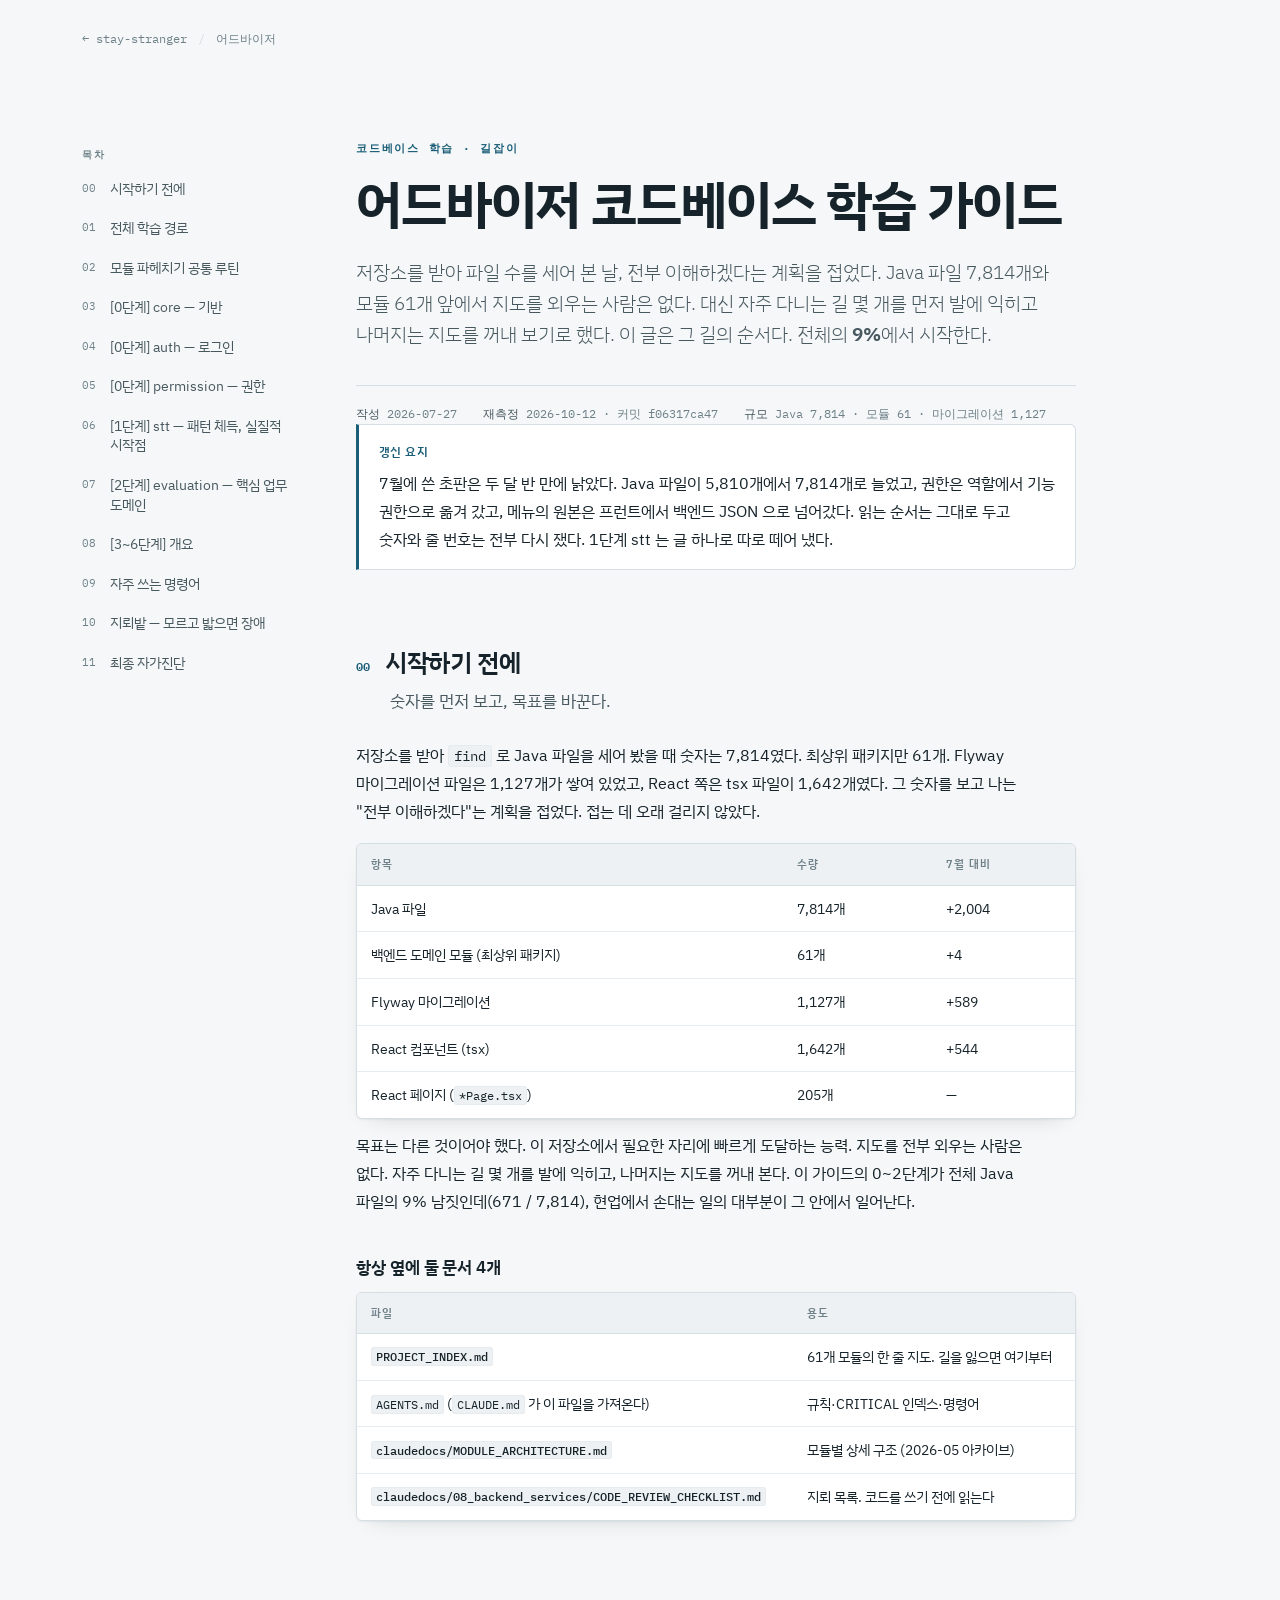
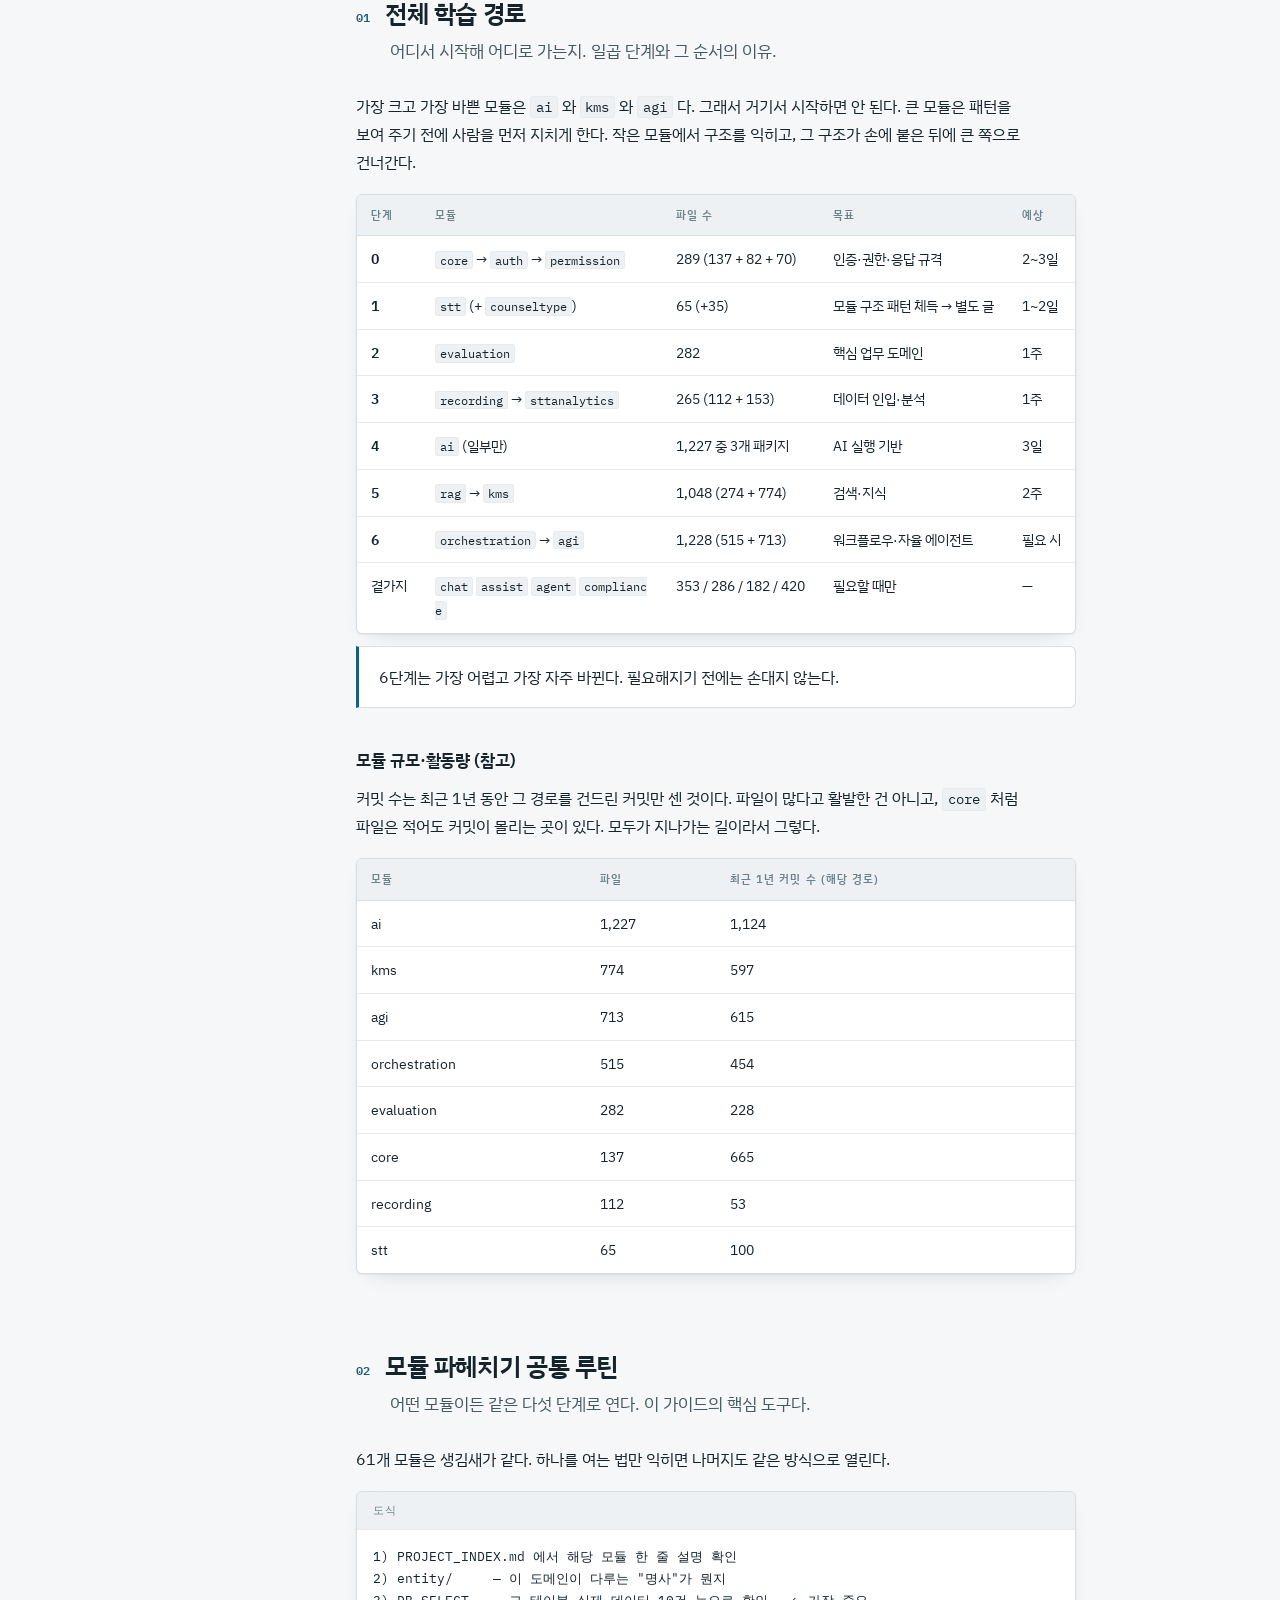
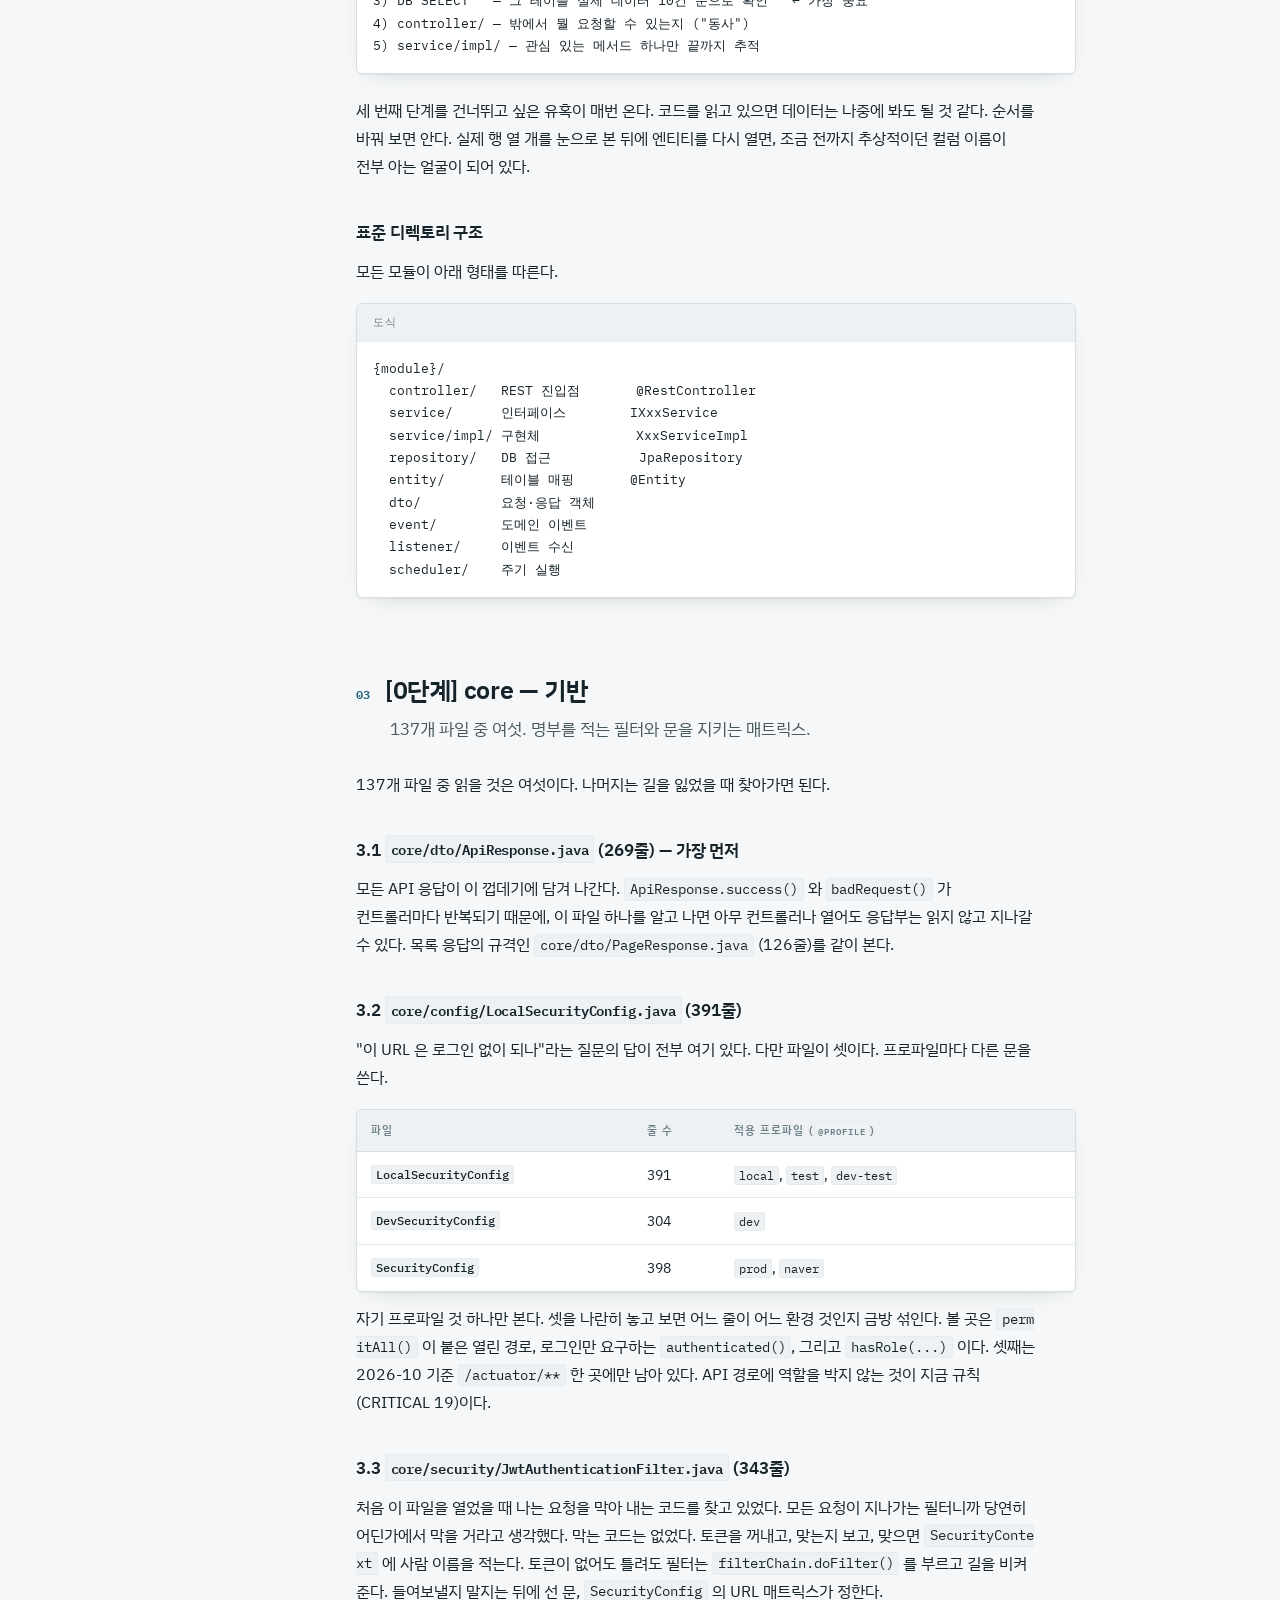
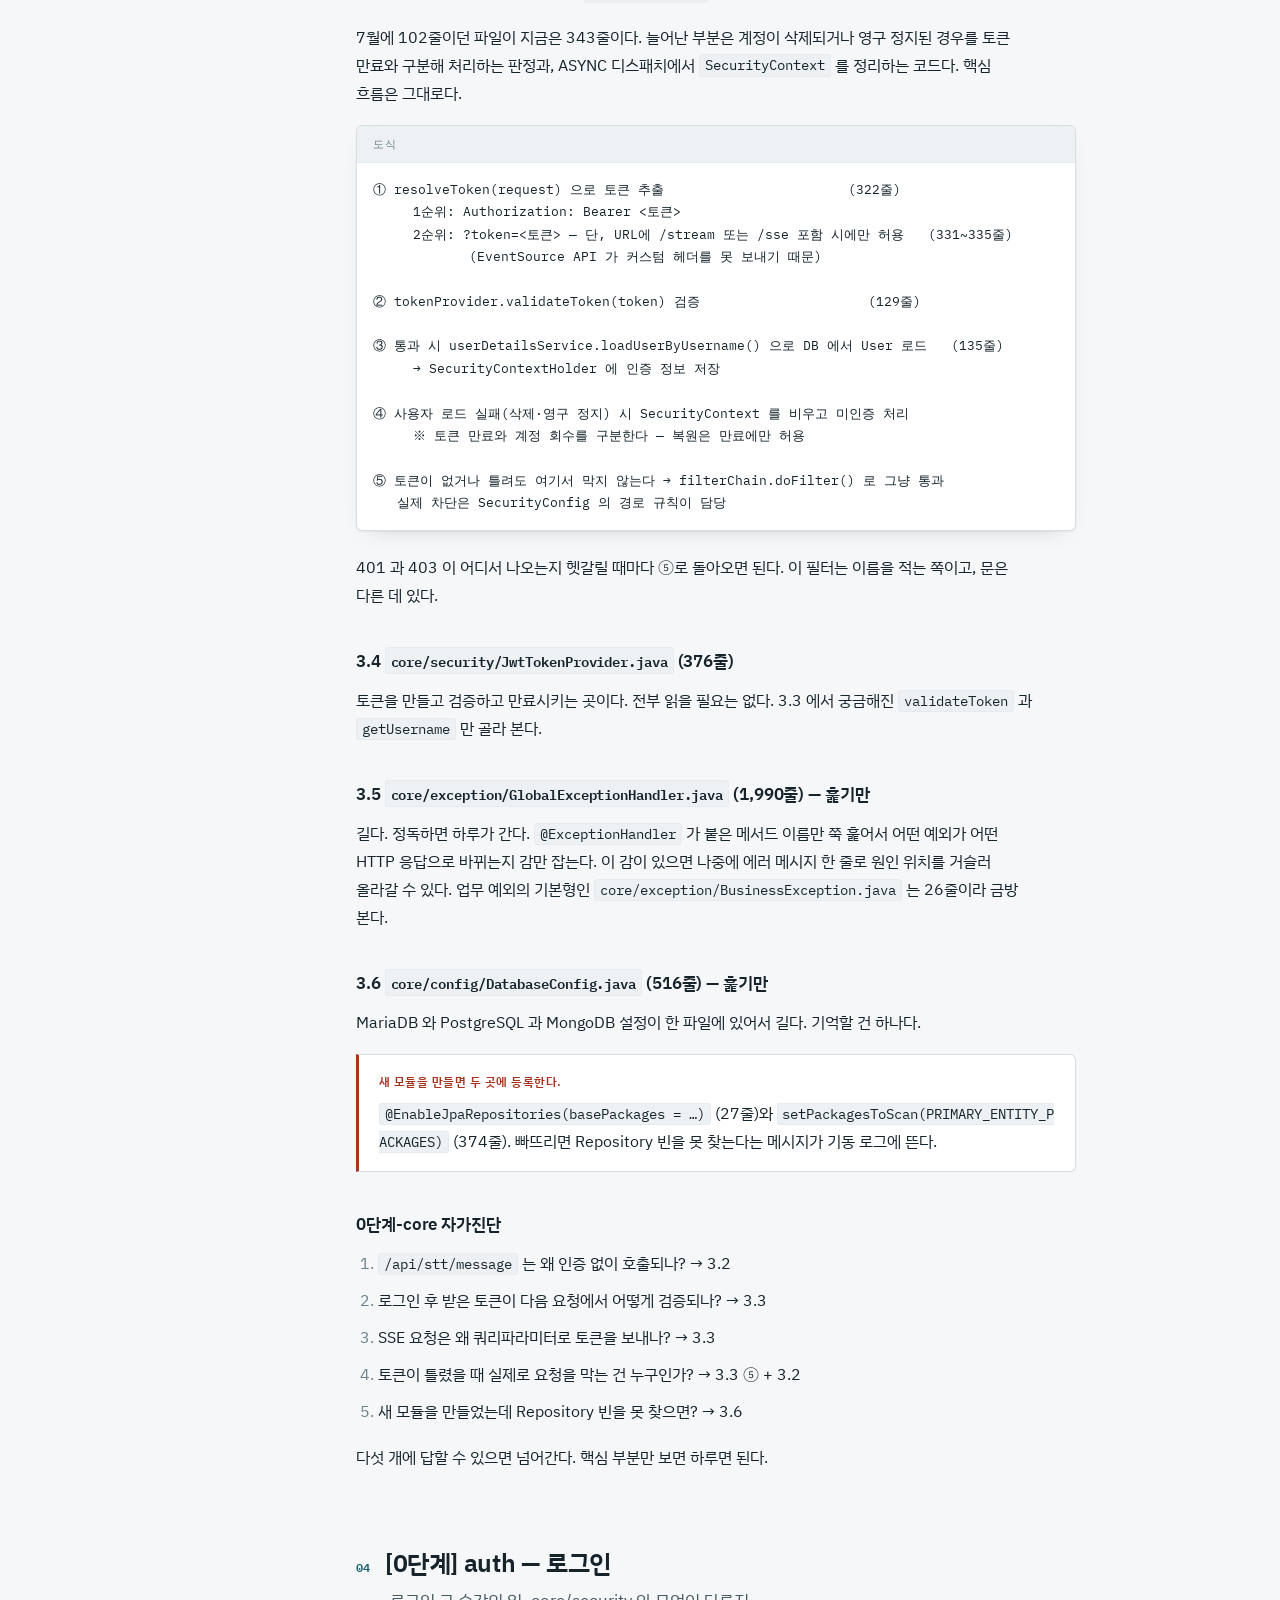
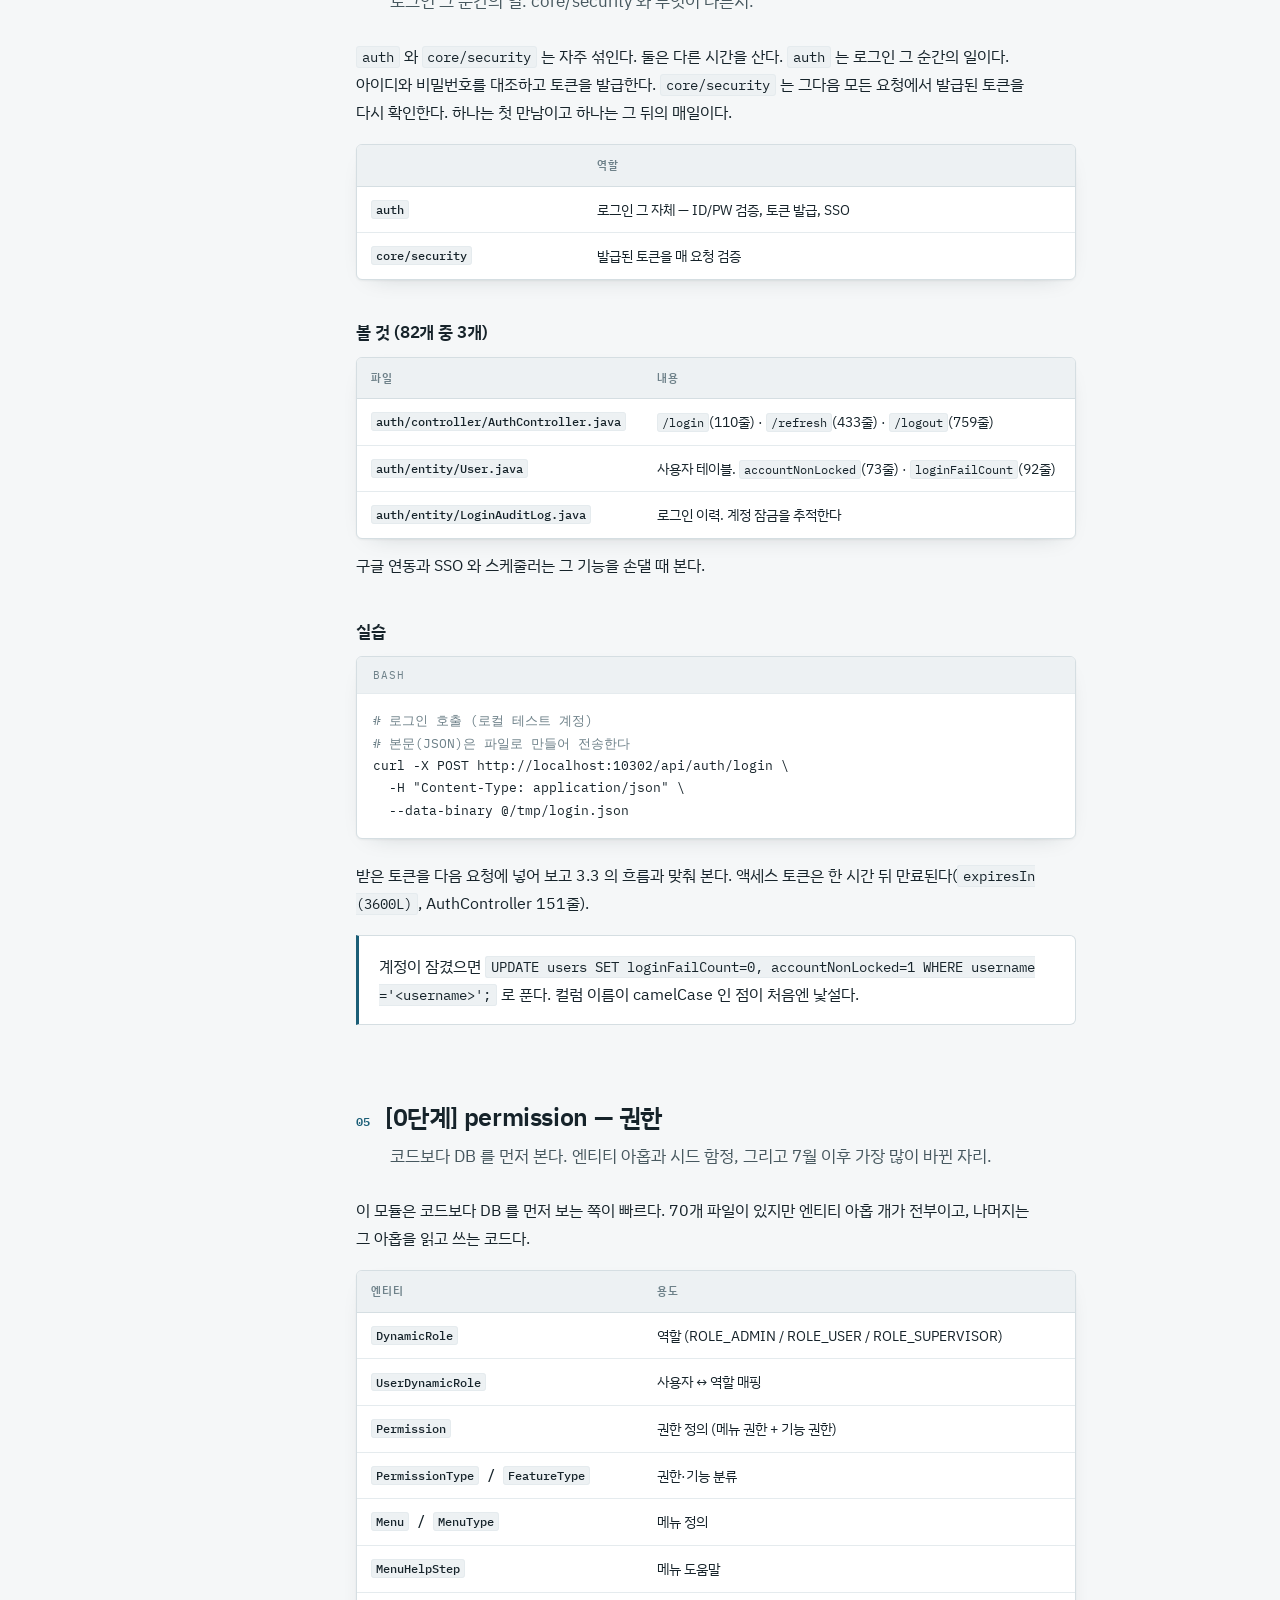
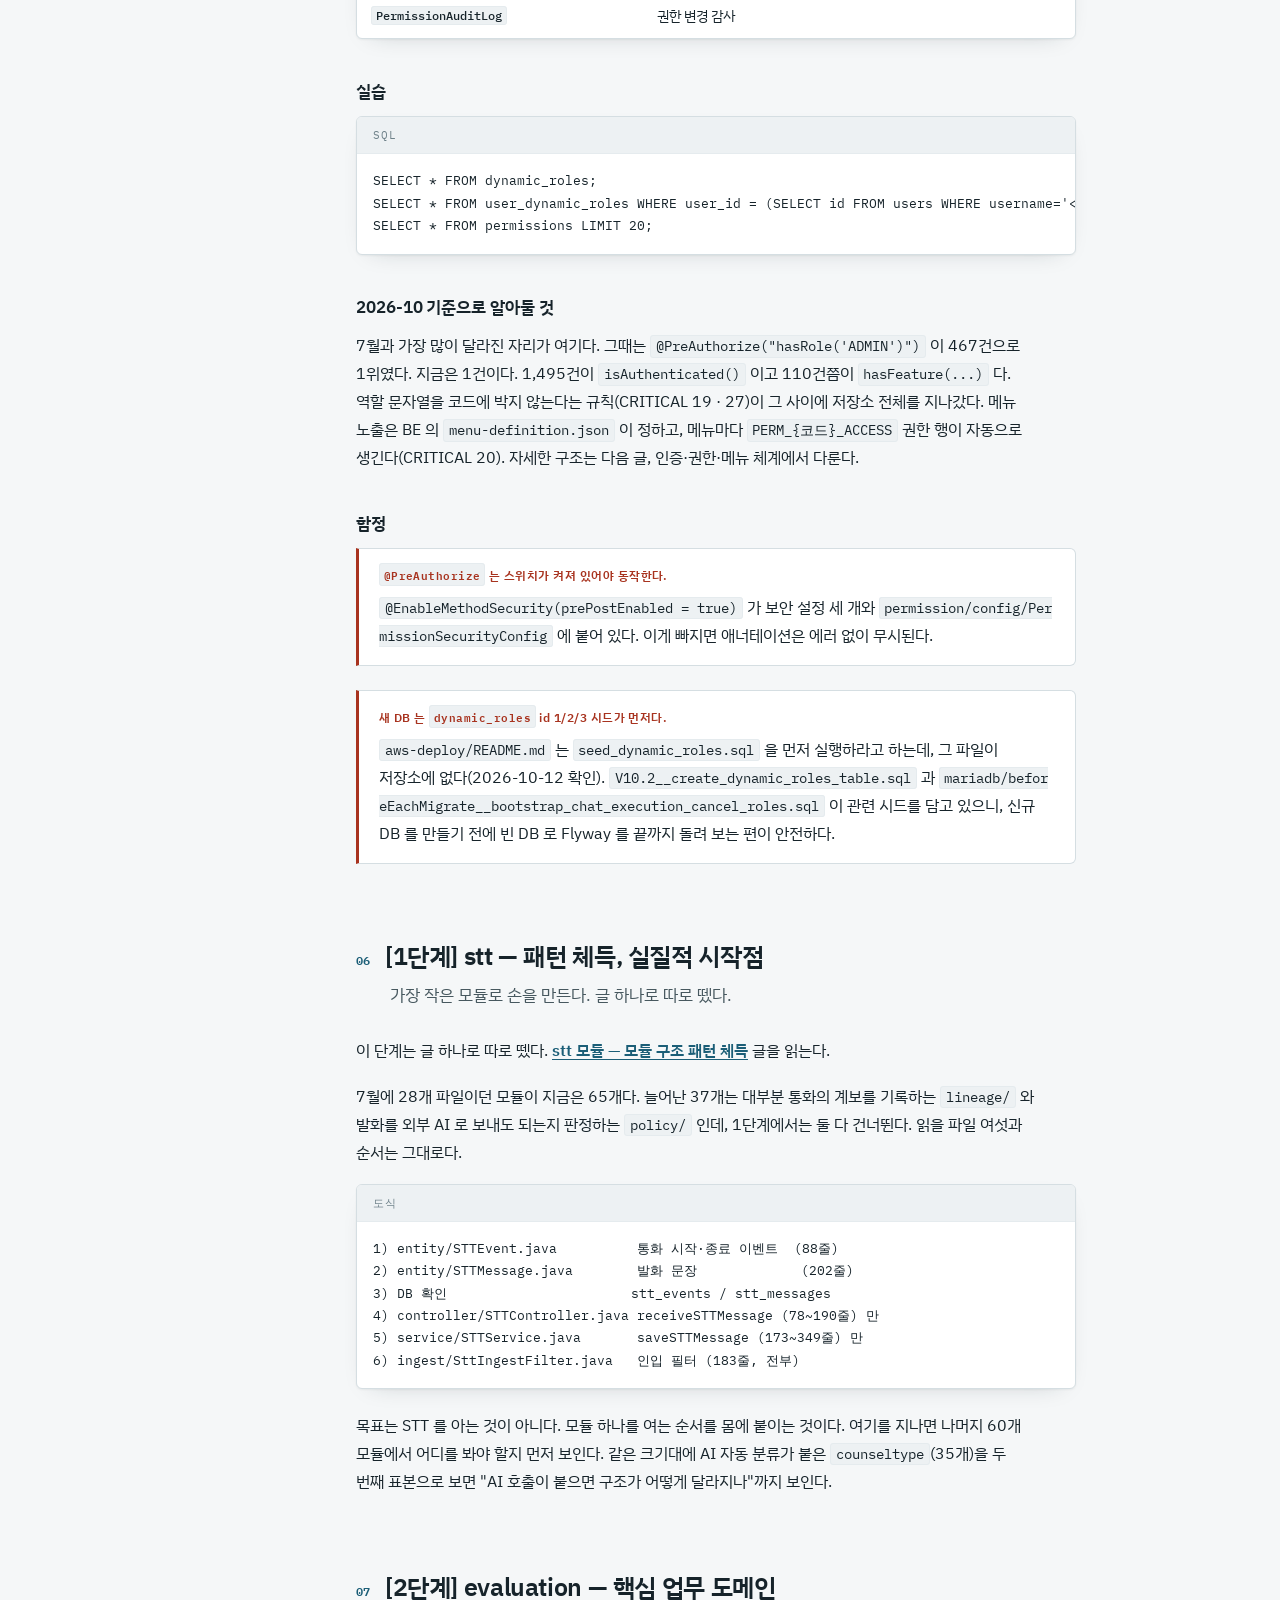
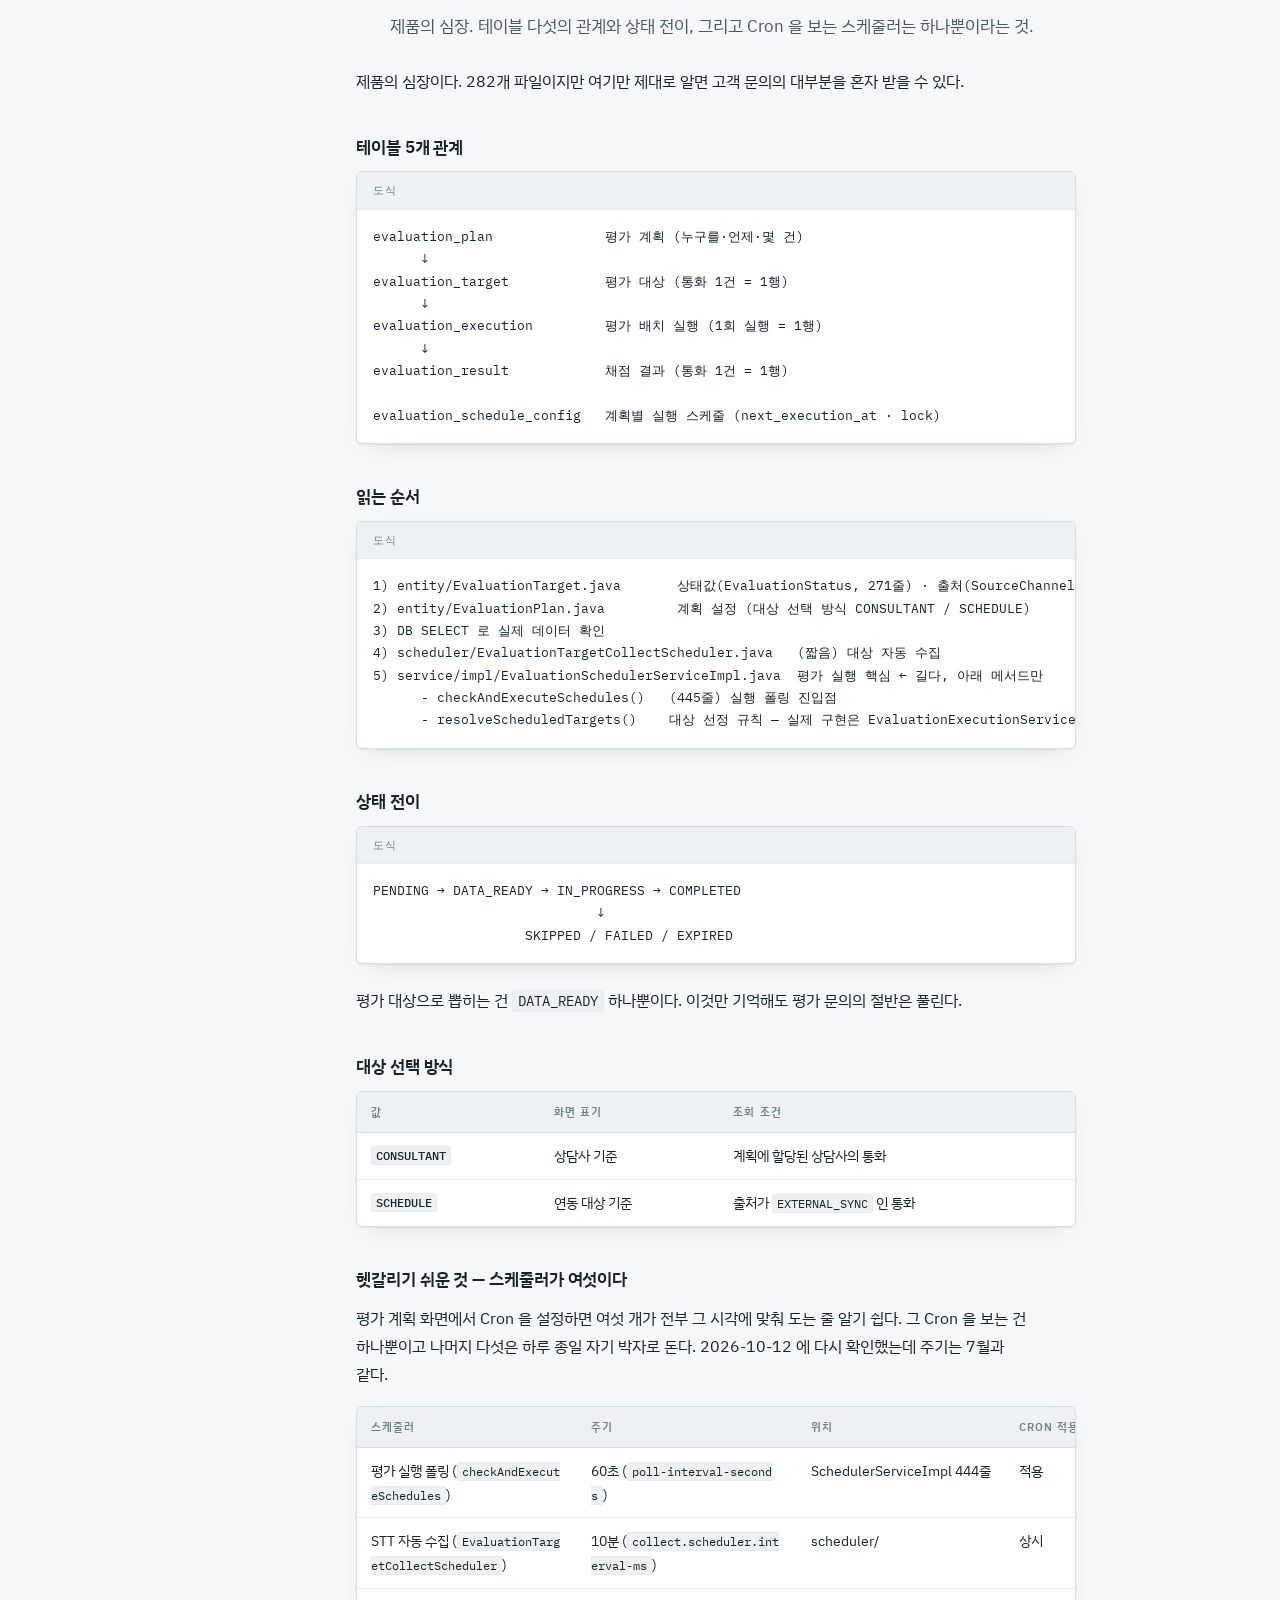
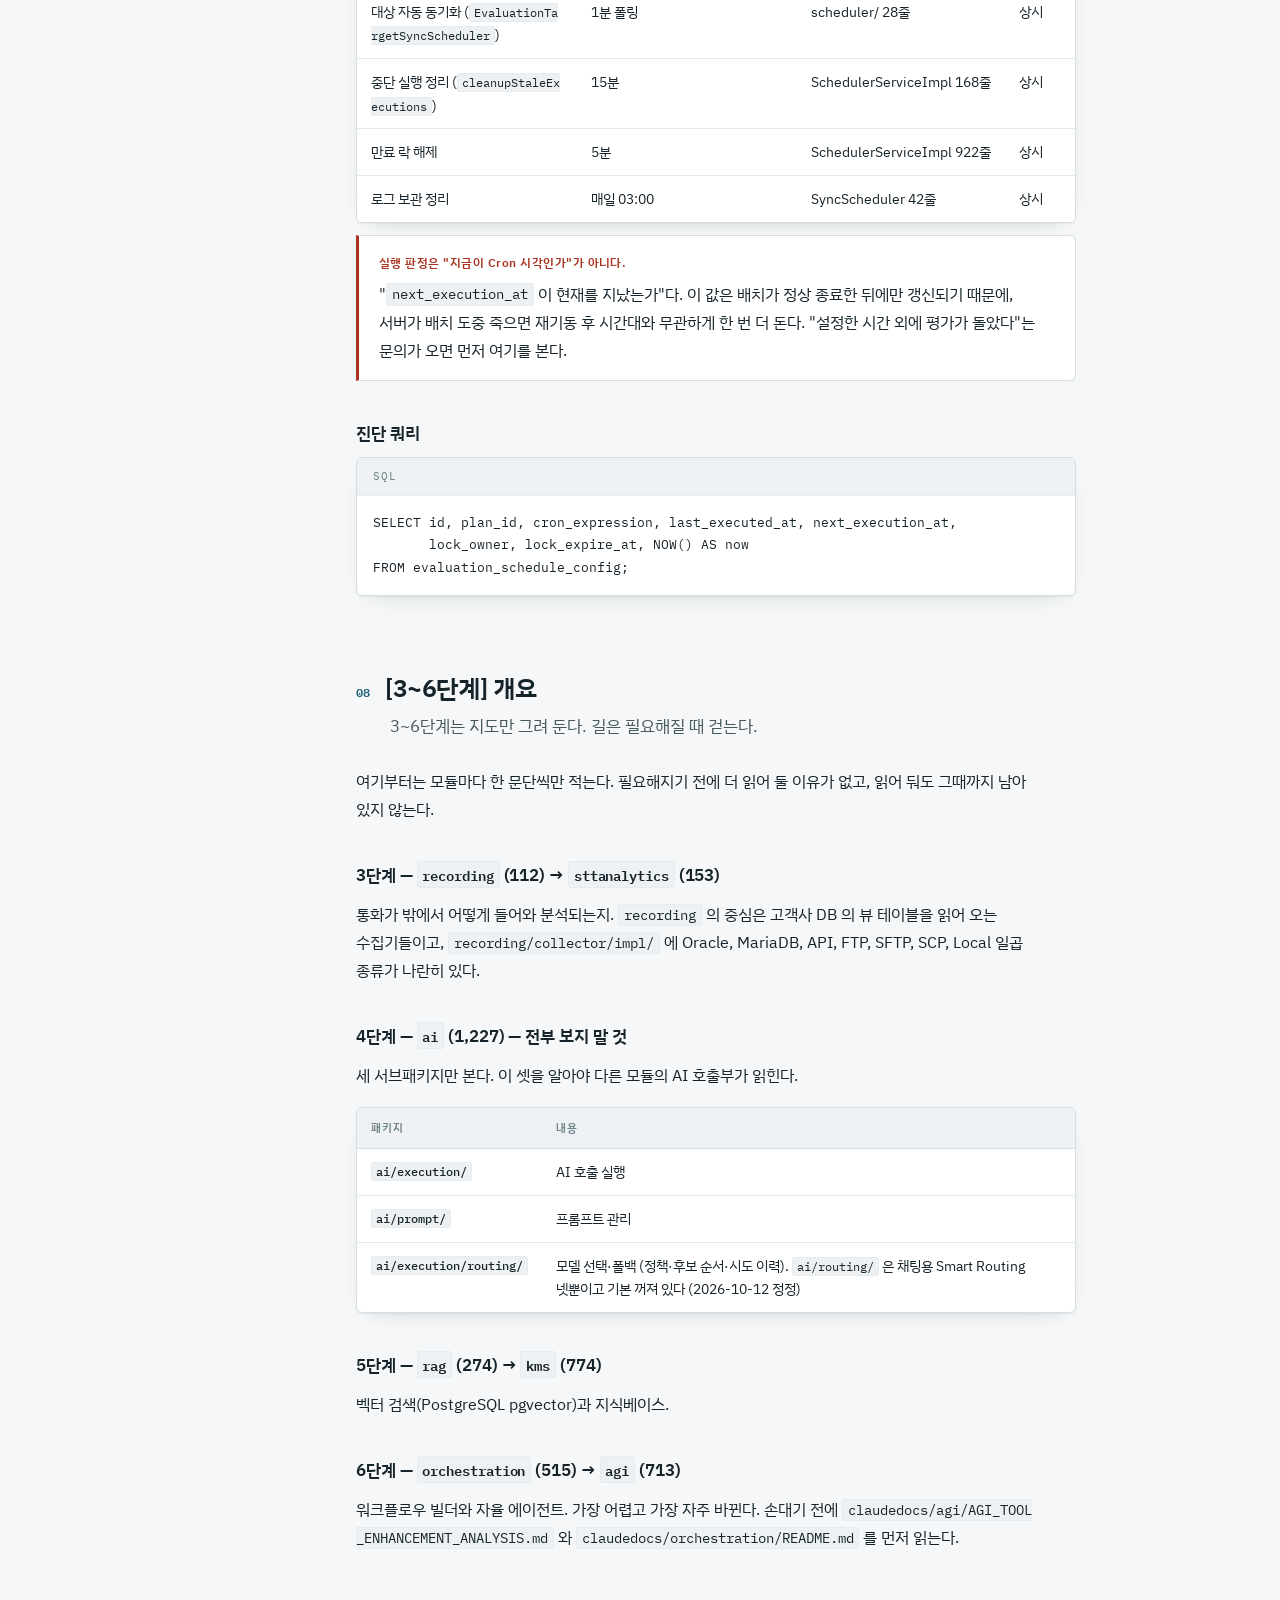
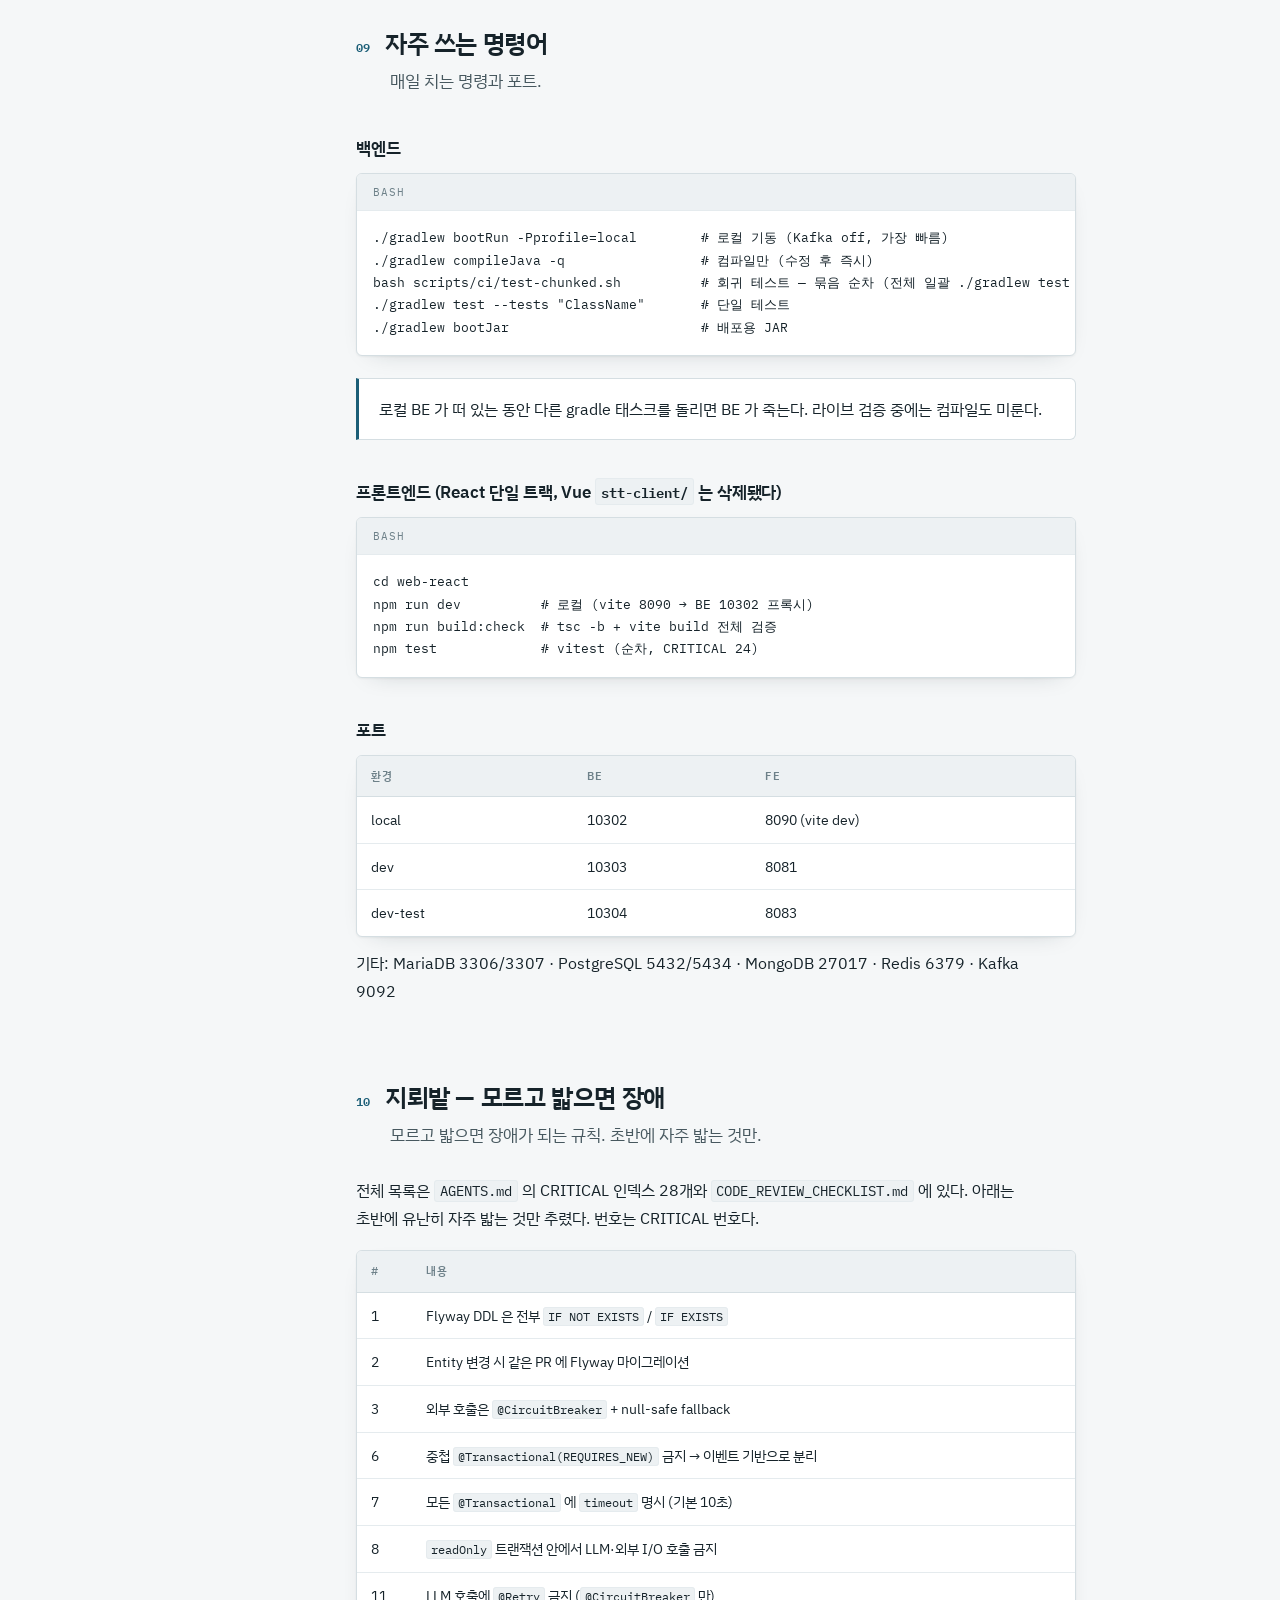
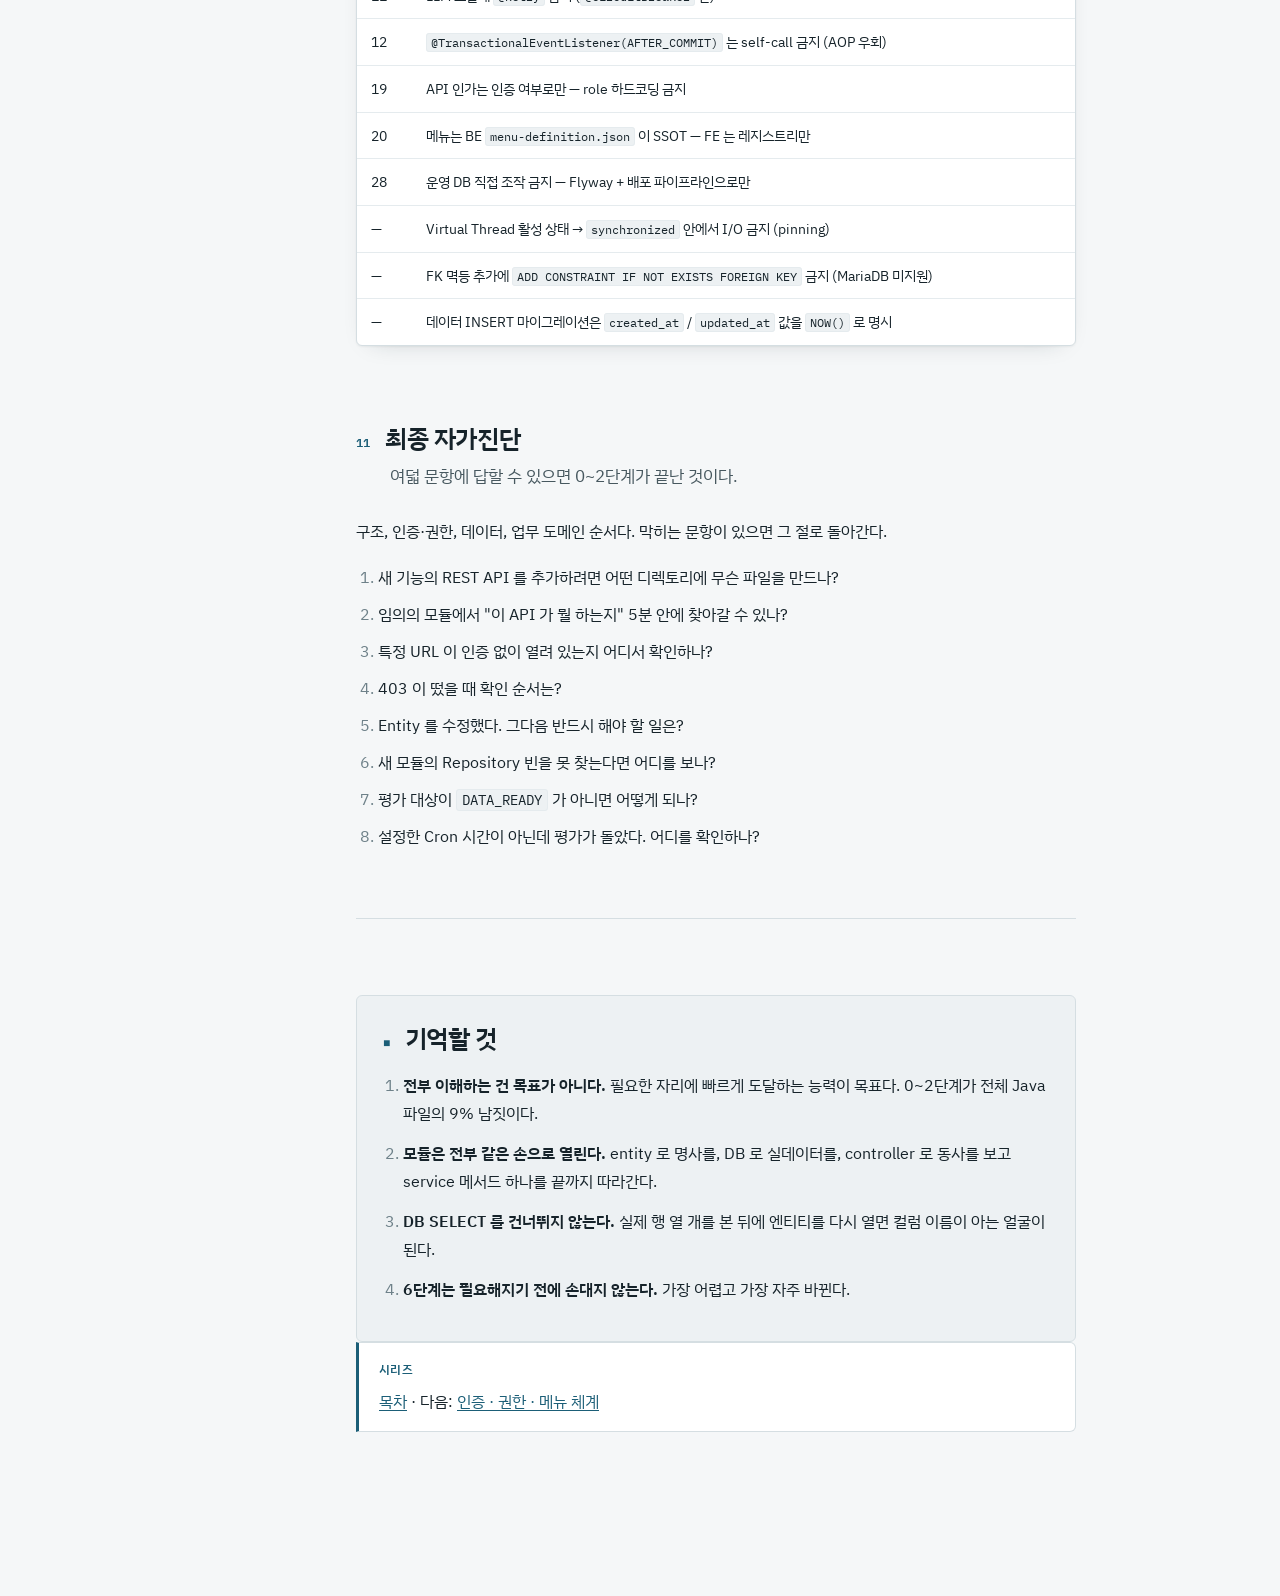
<file: advisor/study-guide.html>
<!DOCTYPE html>
<html lang="ko">
<head>
<meta charset="utf-8">
<meta name="viewport" content="width=device-width, initial-scale=1">
<meta name="description" content="Java 파일 7,814개, 모듈 61개짜리 저장소를 처음 받아 든 사람을 위한 읽기 순서. 전체의 9%에서 시작해 자주 다니는 길부터 발에 익힌다.">
<title>어드바이저 코드베이스 학습 가이드</title>
<link rel="preconnect" href="https://fonts.googleapis.com">
<link rel="preconnect" href="https://fonts.gstatic.com" crossorigin>
<link rel="stylesheet" href="https://fonts.googleapis.com/css2?family=IBM+Plex+Mono:wght@400;500;600&family=IBM+Plex+Sans+KR:wght@300;400;500;600;700&display=swap">
<link rel="stylesheet" href="/assets/css/post.css">
</head>
<body>
<nav class="sitenav"><a href="/">← stay-stranger</a> <span class="sitenav-sep">/</span> <a href="/advisor/">어드바이저</a></nav>

<div class="shell">

  <nav class="toc" aria-label="목차">
    <p class="toc-label">목차</p>
    <ol class="from-zero">
      <li><a href="#s0">시작하기 전에</a></li>
      <li><a href="#s1">전체 학습 경로</a></li>
      <li><a href="#s2">모듈 파헤치기 공통 루틴</a></li>
      <li><a href="#s3">[0단계] core — 기반</a></li>
      <li><a href="#s4">[0단계] auth — 로그인</a></li>
      <li><a href="#s5">[0단계] permission — 권한</a></li>
      <li><a href="#s6">[1단계] stt — 패턴 체득, 실질적 시작점</a></li>
      <li><a href="#s7">[2단계] evaluation — 핵심 업무 도메인</a></li>
      <li><a href="#s8">[3~6단계] 개요</a></li>
      <li><a href="#s9">자주 쓰는 명령어</a></li>
      <li><a href="#s10">지뢰밭 — 모르고 밟으면 장애</a></li>
      <li><a href="#s11">최종 자가진단</a></li>
    </ol>
  </nav>

  <main class="doc">

    <p class="eyebrow">코드베이스 학습 · 길잡이</p>
    <h1>어드바이저 코드베이스 학습 가이드</h1>
    <p class="standfirst">
      저장소를 받아 파일 수를 세어 본 날, 전부 이해하겠다는 계획을 접었다. Java 파일 7,814개와 모듈 61개 앞에서 지도를 외우는 사람은 없다. 대신 자주 다니는 길 몇 개를 먼저 발에 익히고 나머지는 지도를 꺼내 보기로 했다. 이 글은 그 길의 순서다. 전체의 <strong>9%</strong>에서 시작한다.
    </p>

    <div class="meta-strip">
      <span><b>작성</b> 2026-07-27</span>
      <span><b>재측정</b> 2026-10-12 · 커밋 f06317ca47</span>
      <span><b>규모</b> Java 7,814 · 모듈 61 · 마이그레이션 1,127</span>
    </div>

      <div class="note">
        <p class="note-title">갱신 요지</p>
        <p>7월에 쓴 초판은 두 달 반 만에 낡았다. Java 파일이 5,810개에서 7,814개로 늘었고, 권한은 역할에서 기능 권한으로 옮겨 갔고, 메뉴의 원본은 프런트에서 백엔드 JSON 으로 넘어갔다. 읽는 순서는 그대로 두고 숫자와 줄 번호는 전부 다시 쟀다. 1단계 stt 는 글 하나로 따로 떼어 냈다.</p>
      </div>

    <section id="s0">
      <h2><span class="num">00</span><span>시작하기 전에</span></h2>
      <p class="lede">숫자를 먼저 보고, 목표를 바꾼다.</p>
      <p>저장소를 받아 <code>find</code> 로 Java 파일을 세어 봤을 때 숫자는 7,814였다. 최상위 패키지만 61개. Flyway 마이그레이션 파일은 1,127개가 쌓여 있었고, React 쪽은 tsx 파일이 1,642개였다. 그 숫자를 보고 나는 "전부 이해하겠다"는 계획을 접었다. 접는 데 오래 걸리지 않았다.</p>
      <div class="table-wrap">
        <table>
          <thead><tr><th>항목</th><th>수량</th><th>7월 대비</th></tr></thead>
          <tbody>
            <tr><td>Java 파일</td><td>7,814개</td><td>+2,004</td></tr>
            <tr><td>백엔드 도메인 모듈 (최상위 패키지)</td><td>61개</td><td>+4</td></tr>
            <tr><td>Flyway 마이그레이션</td><td>1,127개</td><td>+589</td></tr>
            <tr><td>React 컴포넌트 (tsx)</td><td>1,642개</td><td>+544</td></tr>
            <tr><td>React 페이지 (<code>*Page.tsx</code>)</td><td>205개</td><td>—</td></tr>
          </tbody>
        </table>
      </div>
      <p>목표는 다른 것이어야 했다. 이 저장소에서 필요한 자리에 빠르게 도달하는 능력. 지도를 전부 외우는 사람은 없다. 자주 다니는 길 몇 개를 발에 익히고, 나머지는 지도를 꺼내 본다. 이 가이드의 0~2단계가 전체 Java 파일의 9% 남짓인데(671 / 7,814), 현업에서 손대는 일의 대부분이 그 안에서 일어난다.</p>
      <h3>항상 옆에 둘 문서 4개</h3>
      <div class="table-wrap">
        <table>
          <thead><tr><th>파일</th><th>용도</th></tr></thead>
          <tbody>
            <tr><td class="scope-name"><code>PROJECT_INDEX.md</code></td><td class="wrap">61개 모듈의 한 줄 지도. 길을 잃으면 여기부터</td></tr>
            <tr><td class="wrap"><code>AGENTS.md</code> (<code>CLAUDE.md</code> 가 이 파일을 가져온다)</td><td>규칙·CRITICAL 인덱스·명령어</td></tr>
            <tr><td class="scope-name wrap"><code>claudedocs/MODULE_ARCHITECTURE.md</code></td><td>모듈별 상세 구조 (2026-05 아카이브)</td></tr>
            <tr><td class="scope-name wrap"><code>claudedocs/08_backend_services/CODE_REVIEW_CHECKLIST.md</code></td><td>지뢰 목록. 코드를 쓰기 전에 읽는다</td></tr>
          </tbody>
        </table>
      </div>
    </section>
    <section id="s1">
      <h2><span class="num">01</span><span>전체 학습 경로</span></h2>
      <p class="lede">어디서 시작해 어디로 가는지. 일곱 단계와 그 순서의 이유.</p>
      <p>가장 크고 가장 바쁜 모듈은 <code>ai</code> 와 <code>kms</code> 와 <code>agi</code> 다. 그래서 거기서 시작하면 안 된다. 큰 모듈은 패턴을 보여 주기 전에 사람을 먼저 지치게 한다. 작은 모듈에서 구조를 익히고, 그 구조가 손에 붙은 뒤에 큰 쪽으로 건너간다.</p>
      <div class="table-wrap">
        <table>
          <thead><tr><th>단계</th><th>모듈</th><th>파일 수</th><th>목표</th><th>예상</th></tr></thead>
          <tbody>
            <tr><td><strong>0</strong></td><td class="wrap"><code>core</code> → <code>auth</code> → <code>permission</code></td><td>289 (137 + 82 + 70)</td><td>인증·권한·응답 규격</td><td>2~3일</td></tr>
            <tr><td><strong>1</strong></td><td><code>stt</code> (+ <code>counseltype</code>)</td><td>65 (+35)</td><td>모듈 구조 패턴 체득 → 별도 글</td><td>1~2일</td></tr>
            <tr><td><strong>2</strong></td><td><code>evaluation</code></td><td>282</td><td>핵심 업무 도메인</td><td>1주</td></tr>
            <tr><td><strong>3</strong></td><td class="wrap"><code>recording</code> → <code>sttanalytics</code></td><td>265 (112 + 153)</td><td>데이터 인입·분석</td><td>1주</td></tr>
            <tr><td><strong>4</strong></td><td><code>ai</code> (일부만)</td><td>1,227 중 3개 패키지</td><td>AI 실행 기반</td><td>3일</td></tr>
            <tr><td><strong>5</strong></td><td><code>rag</code> → <code>kms</code></td><td>1,048 (274 + 774)</td><td>검색·지식</td><td>2주</td></tr>
            <tr><td><strong>6</strong></td><td><code>orchestration</code> → <code>agi</code></td><td>1,228 (515 + 713)</td><td>워크플로우·자율 에이전트</td><td>필요 시</td></tr>
            <tr><td>곁가지</td><td class="wrap"><code>chat</code> <code>assist</code> <code>agent</code> <code>compliance</code></td><td>353 / 286 / 182 / 420</td><td>필요할 때만</td><td>—</td></tr>
          </tbody>
        </table>
      </div>
      <div class="note">
        <p>6단계는 가장 어렵고 가장 자주 바뀐다. 필요해지기 전에는 손대지 않는다.</p>
      </div>
      <h3>모듈 규모·활동량 (참고)</h3>
      <p>커밋 수는 최근 1년 동안 그 경로를 건드린 커밋만 센 것이다. 파일이 많다고 활발한 건 아니고, <code>core</code> 처럼 파일은 적어도 커밋이 몰리는 곳이 있다. 모두가 지나가는 길이라서 그렇다.</p>
      <div class="table-wrap">
        <table>
          <thead><tr><th>모듈</th><th>파일</th><th>최근 1년 커밋 수 (해당 경로)</th></tr></thead>
          <tbody>
            <tr><td>ai</td><td>1,227</td><td>1,124</td></tr>
            <tr><td>kms</td><td>774</td><td>597</td></tr>
            <tr><td>agi</td><td>713</td><td>615</td></tr>
            <tr><td>orchestration</td><td>515</td><td>454</td></tr>
            <tr><td>evaluation</td><td>282</td><td>228</td></tr>
            <tr><td>core</td><td>137</td><td>665</td></tr>
            <tr><td>recording</td><td>112</td><td>53</td></tr>
            <tr><td>stt</td><td>65</td><td>100</td></tr>
          </tbody>
        </table>
      </div>
    </section>
    <section id="s2">
      <h2><span class="num">02</span><span>모듈 파헤치기 공통 루틴</span></h2>
      <p class="lede">어떤 모듈이든 같은 다섯 단계로 연다. 이 가이드의 핵심 도구다.</p>
      <p>61개 모듈은 생김새가 같다. 하나를 여는 법만 익히면 나머지도 같은 방식으로 열린다.</p>
      <div class="code">
        <div class="code-head">도식</div>
<pre>1) PROJECT_INDEX.md 에서 해당 모듈 한 줄 설명 확인
2) entity/     — 이 도메인이 다루는 "명사"가 뭔지
3) DB SELECT   — 그 테이블 실제 데이터 10건 눈으로 확인   ← 가장 중요
4) controller/ — 밖에서 뭘 요청할 수 있는지 ("동사")
5) service/impl/ — 관심 있는 메서드 하나만 끝까지 추적</pre>
      </div>
      <p>세 번째 단계를 건너뛰고 싶은 유혹이 매번 온다. 코드를 읽고 있으면 데이터는 나중에 봐도 될 것 같다. 순서를 바꿔 보면 안다. 실제 행 열 개를 눈으로 본 뒤에 엔티티를 다시 열면, 조금 전까지 추상적이던 컬럼 이름이 전부 아는 얼굴이 되어 있다.</p>
      <h3>표준 디렉토리 구조</h3>
      <p>모든 모듈이 아래 형태를 따른다.</p>
      <div class="code">
        <div class="code-head">도식</div>
<pre>{module}/
  controller/   REST 진입점       @RestController
  service/      인터페이스        IXxxService
  service/impl/ 구현체            XxxServiceImpl
  repository/   DB 접근           JpaRepository
  entity/       테이블 매핑       @Entity
  dto/          요청·응답 객체
  event/        도메인 이벤트
  listener/     이벤트 수신
  scheduler/    주기 실행</pre>
      </div>
    </section>
    <section id="s3">
      <h2><span class="num">03</span><span>[0단계] core — 기반</span></h2>
      <p class="lede">137개 파일 중 여섯. 명부를 적는 필터와 문을 지키는 매트릭스.</p>
      <p>137개 파일 중 읽을 것은 여섯이다. 나머지는 길을 잃었을 때 찾아가면 된다.</p>
      <h3>3.1 <code>core/dto/ApiResponse.java</code> (269줄) — 가장 먼저</h3>
      <p>모든 API 응답이 이 껍데기에 담겨 나간다. <code>ApiResponse.success()</code> 와 <code>badRequest()</code> 가 컨트롤러마다 반복되기 때문에, 이 파일 하나를 알고 나면 아무 컨트롤러나 열어도 응답부는 읽지 않고 지나갈 수 있다. 목록 응답의 규격인 <code>core/dto/PageResponse.java</code> (126줄)를 같이 본다.</p>
      <h3>3.2 <code>core/config/LocalSecurityConfig.java</code> (391줄)</h3>
      <p>"이 URL 은 로그인 없이 되나"라는 질문의 답이 전부 여기 있다. 다만 파일이 셋이다. 프로파일마다 다른 문을 쓴다.</p>
      <div class="table-wrap">
        <table>
          <thead><tr><th>파일</th><th>줄 수</th><th>적용 프로파일 (<code>@Profile</code>)</th></tr></thead>
          <tbody>
            <tr><td class="scope-name"><code>LocalSecurityConfig</code></td><td>391</td><td class="wrap"><code>local</code>, <code>test</code>, <code>dev-test</code></td></tr>
            <tr><td class="scope-name"><code>DevSecurityConfig</code></td><td>304</td><td><code>dev</code></td></tr>
            <tr><td class="scope-name"><code>SecurityConfig</code></td><td>398</td><td><code>prod</code>, <code>naver</code></td></tr>
          </tbody>
        </table>
      </div>
      <p>자기 프로파일 것 하나만 본다. 셋을 나란히 놓고 보면 어느 줄이 어느 환경 것인지 금방 섞인다. 볼 곳은 <code>permitAll()</code> 이 붙은 열린 경로, 로그인만 요구하는 <code>authenticated()</code>, 그리고 <code>hasRole(...)</code> 이다. 셋째는 2026-10 기준 <code>/actuator/**</code> 한 곳에만 남아 있다. API 경로에 역할을 박지 않는 것이 지금 규칙(CRITICAL 19)이다.</p>
      <h3>3.3 <code>core/security/JwtAuthenticationFilter.java</code> (343줄)</h3>
      <p>처음 이 파일을 열었을 때 나는 요청을 막아 내는 코드를 찾고 있었다. 모든 요청이 지나가는 필터니까 당연히 어딘가에서 막을 거라고 생각했다. 막는 코드는 없었다. 토큰을 꺼내고, 맞는지 보고, 맞으면 <code>SecurityContext</code> 에 사람 이름을 적는다. 토큰이 없어도 틀려도 필터는 <code>filterChain.doFilter()</code> 를 부르고 길을 비켜 준다. 들여보낼지 말지는 뒤에 선 문, <code>SecurityConfig</code> 의 URL 매트릭스가 정한다.</p>
      <p>7월에 102줄이던 파일이 지금은 343줄이다. 늘어난 부분은 계정이 삭제되거나 영구 정지된 경우를 토큰 만료와 구분해 처리하는 판정과, ASYNC 디스패치에서 <code>SecurityContext</code> 를 정리하는 코드다. 핵심 흐름은 그대로다.</p>
      <div class="code">
        <div class="code-head">도식</div>
<pre>① resolveToken(request) 으로 토큰 추출                       (322줄)
     1순위: Authorization: Bearer &lt;토큰&gt;
     2순위: ?token=&lt;토큰&gt; — 단, URL에 /stream 또는 /sse 포함 시에만 허용   (331~335줄)
            (EventSource API 가 커스텀 헤더를 못 보내기 때문)

② tokenProvider.validateToken(token) 검증                     (129줄)

③ 통과 시 userDetailsService.loadUserByUsername() 으로 DB 에서 User 로드   (135줄)
     → SecurityContextHolder 에 인증 정보 저장

④ 사용자 로드 실패(삭제·영구 정지) 시 SecurityContext 를 비우고 미인증 처리
     ※ 토큰 만료와 계정 회수를 구분한다 — 복원은 만료에만 허용

⑤ 토큰이 없거나 틀려도 여기서 막지 않는다 → filterChain.doFilter() 로 그냥 통과
   실제 차단은 SecurityConfig 의 경로 규칙이 담당</pre>
      </div>
      <p>401 과 403 이 어디서 나오는지 헷갈릴 때마다 ⑤로 돌아오면 된다. 이 필터는 이름을 적는 쪽이고, 문은 다른 데 있다.</p>
      <h3>3.4 <code>core/security/JwtTokenProvider.java</code> (376줄)</h3>
      <p>토큰을 만들고 검증하고 만료시키는 곳이다. 전부 읽을 필요는 없다. 3.3 에서 궁금해진 <code>validateToken</code> 과 <code>getUsername</code> 만 골라 본다.</p>
      <h3>3.5 <code>core/exception/GlobalExceptionHandler.java</code> (1,990줄) — 훑기만</h3>
      <p>길다. 정독하면 하루가 간다. <code>@ExceptionHandler</code> 가 붙은 메서드 이름만 쭉 훑어서 어떤 예외가 어떤 HTTP 응답으로 바뀌는지 감만 잡는다. 이 감이 있으면 나중에 에러 메시지 한 줄로 원인 위치를 거슬러 올라갈 수 있다. 업무 예외의 기본형인 <code>core/exception/BusinessException.java</code> 는 26줄이라 금방 본다.</p>
      <h3>3.6 <code>core/config/DatabaseConfig.java</code> (516줄) — 훑기만</h3>
      <p>MariaDB 와 PostgreSQL 과 MongoDB 설정이 한 파일에 있어서 길다. 기억할 건 하나다.</p>
      <div class="note is-warn">
        <p class="note-title">새 모듈을 만들면 두 곳에 등록한다.</p>
        <p><code>@EnableJpaRepositories(basePackages = …)</code> (27줄)와 <code>setPackagesToScan(PRIMARY_ENTITY_PACKAGES)</code> (374줄). 빠뜨리면 Repository 빈을 못 찾는다는 메시지가 기동 로그에 뜬다.</p>
      </div>
      <h3>0단계-core 자가진단</h3>
      <ol><li><code>/api/stt/message</code> 는 왜 인증 없이 호출되나? → 3.2</li><li>로그인 후 받은 토큰이 다음 요청에서 어떻게 검증되나? → 3.3</li><li>SSE 요청은 왜 쿼리파라미터로 토큰을 보내나? → 3.3</li><li>토큰이 틀렸을 때 실제로 요청을 막는 건 누구인가? → 3.3 ⑤ + 3.2</li><li>새 모듈을 만들었는데 Repository 빈을 못 찾으면? → 3.6</li></ol>
      <p>다섯 개에 답할 수 있으면 넘어간다. 핵심 부분만 보면 하루면 된다.</p>
    </section>
    <section id="s4">
      <h2><span class="num">04</span><span>[0단계] auth — 로그인</span></h2>
      <p class="lede">로그인 그 순간의 일. core/security 와 무엇이 다른지.</p>
      <p><code>auth</code> 와 <code>core/security</code> 는 자주 섞인다. 둘은 다른 시간을 산다. <code>auth</code> 는 로그인 그 순간의 일이다. 아이디와 비밀번호를 대조하고 토큰을 발급한다. <code>core/security</code> 는 그다음 모든 요청에서 발급된 토큰을 다시 확인한다. 하나는 첫 만남이고 하나는 그 뒤의 매일이다.</p>
      <div class="table-wrap">
        <table>
          <thead><tr><th></th><th>역할</th></tr></thead>
          <tbody>
            <tr><td class="scope-name"><code>auth</code></td><td class="wrap">로그인 그 자체 — ID/PW 검증, 토큰 발급, SSO</td></tr>
            <tr><td class="scope-name"><code>core/security</code></td><td>발급된 토큰을 매 요청 검증</td></tr>
          </tbody>
        </table>
      </div>
      <h3>볼 것 (82개 중 3개)</h3>
      <div class="table-wrap">
        <table>
          <thead><tr><th>파일</th><th>내용</th></tr></thead>
          <tbody>
            <tr><td class="scope-name wrap"><code>auth/controller/AuthController.java</code></td><td class="wrap"><code>/login</code>(110줄) · <code>/refresh</code>(433줄) · <code>/logout</code>(759줄)</td></tr>
            <tr><td class="scope-name"><code>auth/entity/User.java</code></td><td class="wrap">사용자 테이블. <code>accountNonLocked</code>(73줄) · <code>loginFailCount</code>(92줄)</td></tr>
            <tr><td class="scope-name wrap"><code>auth/entity/LoginAuditLog.java</code></td><td>로그인 이력. 계정 잠금을 추적한다</td></tr>
          </tbody>
        </table>
      </div>
      <p>구글 연동과 SSO 와 스케줄러는 그 기능을 손댈 때 본다.</p>
      <h3>실습</h3>
      <div class="code">
        <div class="code-head">BASH</div>
<pre><span class="c-dim"># 로그인 호출 (로컬 테스트 계정)</span>
<span class="c-dim"># 본문(JSON)은 파일로 만들어 전송한다</span>
curl -X POST http://localhost:10302/api/auth/login \
  -H "Content-Type: application/json" \
  --data-binary @/tmp/login.json</pre>
      </div>
      <p>받은 토큰을 다음 요청에 넣어 보고 3.3 의 흐름과 맞춰 본다. 액세스 토큰은 한 시간 뒤 만료된다(<code>expiresIn(3600L)</code>, AuthController 151줄).</p>
      <div class="note">
        <p>계정이 잠겼으면 <code>UPDATE users SET loginFailCount=0, accountNonLocked=1 WHERE username='&lt;username&gt;';</code> 로 푼다. 컬럼 이름이 camelCase 인 점이 처음엔 낯설다.</p>
      </div>
    </section>
    <section id="s5">
      <h2><span class="num">05</span><span>[0단계] permission — 권한</span></h2>
      <p class="lede">코드보다 DB 를 먼저 본다. 엔티티 아홉과 시드 함정, 그리고 7월 이후 가장 많이 바뀐 자리.</p>
      <p>이 모듈은 코드보다 DB 를 먼저 보는 쪽이 빠르다. 70개 파일이 있지만 엔티티 아홉 개가 전부이고, 나머지는 그 아홉을 읽고 쓰는 코드다.</p>
      <div class="table-wrap">
        <table>
          <thead><tr><th>엔티티</th><th>용도</th></tr></thead>
          <tbody>
            <tr><td class="scope-name"><code>DynamicRole</code></td><td class="wrap">역할 (ROLE_ADMIN / ROLE_USER / ROLE_SUPERVISOR)</td></tr>
            <tr><td class="scope-name"><code>UserDynamicRole</code></td><td>사용자 ↔ 역할 매핑</td></tr>
            <tr><td class="scope-name"><code>Permission</code></td><td>권한 정의 (메뉴 권한 + 기능 권한)</td></tr>
            <tr><td class="scope-name wrap"><code>PermissionType</code> / <code>FeatureType</code></td><td>권한·기능 분류</td></tr>
            <tr><td class="scope-name"><code>Menu</code> / <code>MenuType</code></td><td>메뉴 정의</td></tr>
            <tr><td class="scope-name"><code>MenuHelpStep</code></td><td>메뉴 도움말</td></tr>
            <tr><td class="scope-name"><code>PermissionAuditLog</code></td><td>권한 변경 감사</td></tr>
          </tbody>
        </table>
      </div>
      <h3>실습</h3>
      <div class="code">
        <div class="code-head">SQL</div>
<pre>SELECT * FROM dynamic_roles;
SELECT * FROM user_dynamic_roles WHERE user_id = (SELECT id FROM users WHERE username='&lt;username&gt;');
SELECT * FROM permissions LIMIT 20;</pre>
      </div>
      <h3>2026-10 기준으로 알아둘 것</h3>
      <p>7월과 가장 많이 달라진 자리가 여기다. 그때는 <code>@PreAuthorize("hasRole('ADMIN')")</code> 이 467건으로 1위였다. 지금은 1건이다. 1,495건이 <code>isAuthenticated()</code> 이고 110건쯤이 <code>hasFeature(...)</code> 다. 역할 문자열을 코드에 박지 않는다는 규칙(CRITICAL 19 · 27)이 그 사이에 저장소 전체를 지나갔다. 메뉴 노출은 BE 의 <code>menu-definition.json</code> 이 정하고, 메뉴마다 <code>PERM_{코드}_ACCESS</code> 권한 행이 자동으로 생긴다(CRITICAL 20). 자세한 구조는 다음 글, 인증·권한·메뉴 체계에서 다룬다.</p>
      <h3>함정</h3>
      <div class="note is-warn">
        <p class="note-title"><code>@PreAuthorize</code> 는 스위치가 켜져 있어야 동작한다.</p>
        <p><code>@EnableMethodSecurity(prePostEnabled = true)</code> 가 보안 설정 세 개와 <code>permission/config/PermissionSecurityConfig</code> 에 붙어 있다. 이게 빠지면 애너테이션은 에러 없이 무시된다.</p>
      </div>
      <div class="note is-warn">
        <p class="note-title">새 DB 는 <code>dynamic_roles</code> id 1/2/3 시드가 먼저다.</p>
        <p><code>aws-deploy/README.md</code> 는 <code>seed_dynamic_roles.sql</code> 을 먼저 실행하라고 하는데, 그 파일이 저장소에 없다(2026-10-12 확인). <code>V10.2__create_dynamic_roles_table.sql</code> 과 <code>mariadb/beforeEachMigrate__bootstrap_chat_execution_cancel_roles.sql</code> 이 관련 시드를 담고 있으니, 신규 DB 를 만들기 전에 빈 DB 로 Flyway 를 끝까지 돌려 보는 편이 안전하다.</p>
      </div>
    </section>
    <section id="s6">
      <h2><span class="num">06</span><span>[1단계] stt — 패턴 체득, 실질적 시작점</span></h2>
      <p class="lede">가장 작은 모듈로 손을 만든다. 글 하나로 따로 뗐다.</p>
      <p>이 단계는 글 하나로 따로 뗐다. <strong><a href="/advisor/stt-module.html">stt 모듈 — 모듈 구조 패턴 체득</a></strong> 글을 읽는다.</p>
      <p>7월에 28개 파일이던 모듈이 지금은 65개다. 늘어난 37개는 대부분 통화의 계보를 기록하는 <code>lineage/</code> 와 발화를 외부 AI 로 보내도 되는지 판정하는 <code>policy/</code> 인데, 1단계에서는 둘 다 건너뛴다. 읽을 파일 여섯과 순서는 그대로다.</p>
      <div class="code">
        <div class="code-head">도식</div>
<pre>1) entity/STTEvent.java          통화 시작·종료 이벤트  (88줄)
2) entity/STTMessage.java        발화 문장             (202줄)
3) DB 확인                       stt_events / stt_messages
4) controller/STTController.java receiveSTTMessage (78~190줄) 만
5) service/STTService.java       saveSTTMessage (173~349줄) 만
6) ingest/SttIngestFilter.java   인입 필터 (183줄, 전부)</pre>
      </div>
      <p>목표는 STT 를 아는 것이 아니다. 모듈 하나를 여는 순서를 몸에 붙이는 것이다. 여기를 지나면 나머지 60개 모듈에서 어디를 봐야 할지 먼저 보인다. 같은 크기대에 AI 자동 분류가 붙은 <code>counseltype</code>(35개)을 두 번째 표본으로 보면 "AI 호출이 붙으면 구조가 어떻게 달라지나"까지 보인다.</p>
    </section>
    <section id="s7">
      <h2><span class="num">07</span><span>[2단계] evaluation — 핵심 업무 도메인</span></h2>
      <p class="lede">제품의 심장. 테이블 다섯의 관계와 상태 전이, 그리고 Cron 을 보는 스케줄러는 하나뿐이라는 것.</p>
      <p>제품의 심장이다. 282개 파일이지만 여기만 제대로 알면 고객 문의의 대부분을 혼자 받을 수 있다.</p>
      <h3>테이블 5개 관계</h3>
      <div class="code">
        <div class="code-head">도식</div>
<pre>evaluation_plan              평가 계획 (누구를·언제·몇 건)
      ↓
evaluation_target            평가 대상 (통화 1건 = 1행)
      ↓
evaluation_execution         평가 배치 실행 (1회 실행 = 1행)
      ↓
evaluation_result            채점 결과 (통화 1건 = 1행)

evaluation_schedule_config   계획별 실행 스케줄 (next_execution_at · lock)</pre>
      </div>
      <h3>읽는 순서</h3>
      <div class="code">
        <div class="code-head">도식</div>
<pre>1) entity/EvaluationTarget.java       상태값(EvaluationStatus, 271줄) · 출처(SourceChannel) enum 포함
2) entity/EvaluationPlan.java         계획 설정 (대상 선택 방식 CONSULTANT / SCHEDULE)
3) DB SELECT 로 실제 데이터 확인
4) scheduler/EvaluationTargetCollectScheduler.java   (짧음) 대상 자동 수집
5) service/impl/EvaluationSchedulerServiceImpl.java  평가 실행 핵심 ← 길다, 아래 메서드만
      - checkAndExecuteSchedules()   (445줄) 실행 폴링 진입점
      - resolveScheduledTargets()    대상 선정 규칙 — 실제 구현은 EvaluationExecutionServiceImpl 251줄</pre>
      </div>
      <h3>상태 전이</h3>
      <div class="code">
        <div class="code-head">도식</div>
<pre>PENDING → DATA_READY → IN_PROGRESS → COMPLETED
                            ↓
                   SKIPPED / FAILED / EXPIRED</pre>
      </div>
      <p>평가 대상으로 뽑히는 건 <code>DATA_READY</code> 하나뿐이다. 이것만 기억해도 평가 문의의 절반은 풀린다.</p>
      <h3>대상 선택 방식</h3>
      <div class="table-wrap">
        <table>
          <thead><tr><th>값</th><th>화면 표기</th><th>조회 조건</th></tr></thead>
          <tbody>
            <tr><td class="scope-name"><code>CONSULTANT</code></td><td>상담사 기준</td><td>계획에 할당된 상담사의 통화</td></tr>
            <tr><td class="scope-name"><code>SCHEDULE</code></td><td>연동 대상 기준</td><td>출처가 <code>EXTERNAL_SYNC</code> 인 통화</td></tr>
          </tbody>
        </table>
      </div>
      <h3>헷갈리기 쉬운 것 — 스케줄러가 여섯이다</h3>
      <p>평가 계획 화면에서 Cron 을 설정하면 여섯 개가 전부 그 시각에 맞춰 도는 줄 알기 쉽다. 그 Cron 을 보는 건 하나뿐이고 나머지 다섯은 하루 종일 자기 박자로 돈다. 2026-10-12 에 다시 확인했는데 주기는 7월과 같다.</p>
      <div class="table-wrap">
        <table>
          <thead><tr><th>스케줄러</th><th>주기</th><th>위치</th><th>Cron 적용</th></tr></thead>
          <tbody>
            <tr><td class="wrap">평가 실행 폴링 (<code>checkAndExecuteSchedules</code>)</td><td class="wrap">60초 (<code>poll-interval-seconds</code>)</td><td>SchedulerServiceImpl 444줄</td><td>적용</td></tr>
            <tr><td class="wrap">STT 자동 수집 (<code>EvaluationTargetCollectScheduler</code>)</td><td class="wrap">10분 (<code>collect.scheduler.interval-ms</code>)</td><td>scheduler/</td><td>상시</td></tr>
            <tr><td class="wrap">대상 자동 동기화 (<code>EvaluationTargetSyncScheduler</code>)</td><td>1분 폴링</td><td>scheduler/ 28줄</td><td>상시</td></tr>
            <tr><td class="wrap">중단 실행 정리 (<code>cleanupStaleExecutions</code>)</td><td>15분</td><td>SchedulerServiceImpl 168줄</td><td>상시</td></tr>
            <tr><td>만료 락 해제</td><td>5분</td><td>SchedulerServiceImpl 922줄</td><td>상시</td></tr>
            <tr><td>로그 보관 정리</td><td>매일 03:00</td><td>SyncScheduler 42줄</td><td>상시</td></tr>
          </tbody>
        </table>
      </div>
      <div class="note is-warn">
        <p class="note-title">실행 판정은 "지금이 Cron 시각인가"가 아니다.</p>
        <p>"<code>next_execution_at</code> 이 현재를 지났는가"다. 이 값은 배치가 정상 종료한 뒤에만 갱신되기 때문에, 서버가 배치 도중 죽으면 재기동 후 시간대와 무관하게 한 번 더 돈다. "설정한 시간 외에 평가가 돌았다"는 문의가 오면 먼저 여기를 본다.</p>
      </div>
      <h3>진단 쿼리</h3>
      <div class="code">
        <div class="code-head">SQL</div>
<pre>SELECT id, plan_id, cron_expression, last_executed_at, next_execution_at,
       lock_owner, lock_expire_at, NOW() AS now
FROM evaluation_schedule_config;</pre>
      </div>
    </section>
    <section id="s8">
      <h2><span class="num">08</span><span>[3~6단계] 개요</span></h2>
      <p class="lede">3~6단계는 지도만 그려 둔다. 길은 필요해질 때 걷는다.</p>
      <p>여기부터는 모듈마다 한 문단씩만 적는다. 필요해지기 전에 더 읽어 둘 이유가 없고, 읽어 둬도 그때까지 남아 있지 않는다.</p>
      <h3>3단계 — <code>recording</code> (112) → <code>sttanalytics</code> (153)</h3>
      <p>통화가 밖에서 어떻게 들어와 분석되는지. <code>recording</code> 의 중심은 고객사 DB 의 뷰 테이블을 읽어 오는 수집기들이고, <code>recording/collector/impl/</code> 에 Oracle, MariaDB, API, FTP, SFTP, SCP, Local 일곱 종류가 나란히 있다.</p>
      <h3>4단계 — <code>ai</code> (1,227) — 전부 보지 말 것</h3>
      <p>세 서브패키지만 본다. 이 셋을 알아야 다른 모듈의 AI 호출부가 읽힌다.</p>
      <div class="table-wrap">
        <table>
          <thead><tr><th>패키지</th><th>내용</th></tr></thead>
          <tbody>
            <tr><td class="scope-name"><code>ai/execution/</code></td><td>AI 호출 실행</td></tr>
            <tr><td class="scope-name"><code>ai/prompt/</code></td><td>프롬프트 관리</td></tr>
            <tr><td class="scope-name"><code>ai/execution/routing/</code></td><td class="wrap">모델 선택·폴백 (정책·후보 순서·시도 이력). <code>ai/routing/</code> 은 채팅용 Smart Routing 넷뿐이고 기본 꺼져 있다 (2026-10-12 정정)</td></tr>
          </tbody>
        </table>
      </div>
      <h3>5단계 — <code>rag</code> (274) → <code>kms</code> (774)</h3>
      <p>벡터 검색(PostgreSQL pgvector)과 지식베이스.</p>
      <h3>6단계 — <code>orchestration</code> (515) → <code>agi</code> (713)</h3>
      <p>워크플로우 빌더와 자율 에이전트. 가장 어렵고 가장 자주 바뀐다. 손대기 전에 <code>claudedocs/agi/AGI_TOOL_ENHANCEMENT_ANALYSIS.md</code> 와 <code>claudedocs/orchestration/README.md</code> 를 먼저 읽는다.</p>
    </section>
    <section id="s9">
      <h2><span class="num">09</span><span>자주 쓰는 명령어</span></h2>
      <p class="lede">매일 치는 명령과 포트.</p>
      <h3>백엔드</h3>
      <div class="code">
        <div class="code-head">BASH</div>
<pre>./gradlew bootRun -Pprofile=local        # 로컬 기동 (Kafka off, 가장 빠름)
./gradlew compileJava -q                 # 컴파일만 (수정 후 즉시)
bash scripts/ci/test-chunked.sh          # 회귀 테스트 — 묶음 순차 (전체 일괄 ./gradlew test 금지, CRITICAL 23)
./gradlew test --tests "ClassName"       # 단일 테스트
./gradlew bootJar                        # 배포용 JAR</pre>
      </div>
      <div class="note">
        <p>로컬 BE 가 떠 있는 동안 다른 gradle 태스크를 돌리면 BE 가 죽는다. 라이브 검증 중에는 컴파일도 미룬다.</p>
      </div>
      <h3>프론트엔드 (React 단일 트랙, Vue <code>stt-client/</code> 는 삭제됐다)</h3>
      <div class="code">
        <div class="code-head">BASH</div>
<pre>cd web-react
npm run dev          # 로컬 (vite 8090 → BE 10302 프록시)
npm run build:check  # tsc -b + vite build 전체 검증
npm test             # vitest (순차, CRITICAL 24)</pre>
      </div>
      <h3>포트</h3>
      <div class="table-wrap">
        <table>
          <thead><tr><th>환경</th><th>BE</th><th>FE</th></tr></thead>
          <tbody>
            <tr><td>local</td><td>10302</td><td>8090 (vite dev)</td></tr>
            <tr><td>dev</td><td>10303</td><td>8081</td></tr>
            <tr><td>dev-test</td><td>10304</td><td>8083</td></tr>
          </tbody>
        </table>
      </div>
      <p>기타: MariaDB 3306/3307 · PostgreSQL 5432/5434 · MongoDB 27017 · Redis 6379 · Kafka 9092</p>
    </section>
    <section id="s10">
      <h2><span class="num">10</span><span>지뢰밭 — 모르고 밟으면 장애</span></h2>
      <p class="lede">모르고 밟으면 장애가 되는 규칙. 초반에 자주 밟는 것만.</p>
      <p>전체 목록은 <code>AGENTS.md</code> 의 CRITICAL 인덱스 28개와 <code>CODE_REVIEW_CHECKLIST.md</code> 에 있다. 아래는 초반에 유난히 자주 밟는 것만 추렸다. 번호는 CRITICAL 번호다.</p>
      <div class="table-wrap">
        <table>
          <thead><tr><th>#</th><th>내용</th></tr></thead>
          <tbody>
            <tr><td>1</td><td class="wrap">Flyway DDL 은 전부 <code>IF NOT EXISTS</code> / <code>IF EXISTS</code></td></tr>
            <tr><td>2</td><td class="wrap">Entity 변경 시 같은 PR 에 Flyway 마이그레이션</td></tr>
            <tr><td>3</td><td class="wrap">외부 호출은 <code>@CircuitBreaker</code> + null-safe fallback</td></tr>
            <tr><td>6</td><td class="wrap">중첩 <code>@Transactional(REQUIRES_NEW)</code> 금지 → 이벤트 기반으로 분리</td></tr>
            <tr><td>7</td><td class="wrap">모든 <code>@Transactional</code> 에 <code>timeout</code> 명시 (기본 10초)</td></tr>
            <tr><td>8</td><td class="wrap"><code>readOnly</code> 트랜잭션 안에서 LLM·외부 I/O 호출 금지</td></tr>
            <tr><td>11</td><td class="wrap">LLM 호출에 <code>@Retry</code> 금지 (<code>@CircuitBreaker</code> 만)</td></tr>
            <tr><td>12</td><td class="wrap"><code>@TransactionalEventListener(AFTER_COMMIT)</code> 는 self-call 금지 (AOP 우회)</td></tr>
            <tr><td>19</td><td class="wrap">API 인가는 인증 여부로만 — role 하드코딩 금지</td></tr>
            <tr><td>20</td><td class="wrap">메뉴는 BE <code>menu-definition.json</code> 이 SSOT — FE 는 레지스트리만</td></tr>
            <tr><td>28</td><td class="wrap">운영 DB 직접 조작 금지 — Flyway + 배포 파이프라인으로만</td></tr>
            <tr><td>—</td><td class="wrap">Virtual Thread 활성 상태 → <code>synchronized</code> 안에서 I/O 금지 (pinning)</td></tr>
            <tr><td>—</td><td class="wrap">FK 멱등 추가에 <code>ADD CONSTRAINT IF NOT EXISTS FOREIGN KEY</code> 금지 (MariaDB 미지원)</td></tr>
            <tr><td>—</td><td class="wrap">데이터 INSERT 마이그레이션은 <code>created_at</code> / <code>updated_at</code> 값을 <code>NOW()</code> 로 명시</td></tr>
          </tbody>
        </table>
      </div>
    </section>
    <section id="s11">
      <h2><span class="num">11</span><span>최종 자가진단</span></h2>
      <p class="lede">여덟 문항에 답할 수 있으면 0~2단계가 끝난 것이다.</p>
      <p>구조, 인증·권한, 데이터, 업무 도메인 순서다. 막히는 문항이 있으면 그 절로 돌아간다.</p>
      <ol><li>새 기능의 REST API 를 추가하려면 어떤 디렉토리에 무슨 파일을 만드나?</li><li>임의의 모듈에서 "이 API 가 뭘 하는지" 5분 안에 찾아갈 수 있나?</li><li>특정 URL 이 인증 없이 열려 있는지 어디서 확인하나?</li><li>403 이 떴을 때 확인 순서는?</li><li>Entity 를 수정했다. 그다음 반드시 해야 할 일은?</li><li>새 모듈의 Repository 빈을 못 찾는다면 어디를 보나?</li><li>평가 대상이 <code>DATA_READY</code> 가 아니면 어떻게 되나?</li><li>설정한 Cron 시간이 아닌데 평가가 돌았다. 어디를 확인하나?</li></ol>
    </section>

    <hr class="rule">

    <div class="closing">
      <h2><span class="num">■</span><span>기억할 것</span></h2>
      <ol>
        <li><strong>전부 이해하는 건 목표가 아니다.</strong> 필요한 자리에 빠르게 도달하는 능력이 목표다. 0~2단계가 전체 Java 파일의 9% 남짓이다.</li>
        <li><strong>모듈은 전부 같은 손으로 열린다.</strong> entity 로 명사를, DB 로 실데이터를, controller 로 동사를 보고 service 메서드 하나를 끝까지 따라간다.</li>
        <li><strong>DB SELECT 를 건너뛰지 않는다.</strong> 실제 행 열 개를 본 뒤에 엔티티를 다시 열면 컬럼 이름이 아는 얼굴이 된다.</li>
        <li><strong>6단계는 필요해지기 전에 손대지 않는다.</strong> 가장 어렵고 가장 자주 바뀐다.</li>
      </ol>
    </div>

    <div class="note">
      <p class="note-title">시리즈</p>
      <p><a href="/advisor/">목차</a> · 다음: <a href="/advisor/auth-permission-menu.html">인증 · 권한 · 메뉴 체계</a></p>
    </div>

  </main>
</div>

</body>
</html>
</file>
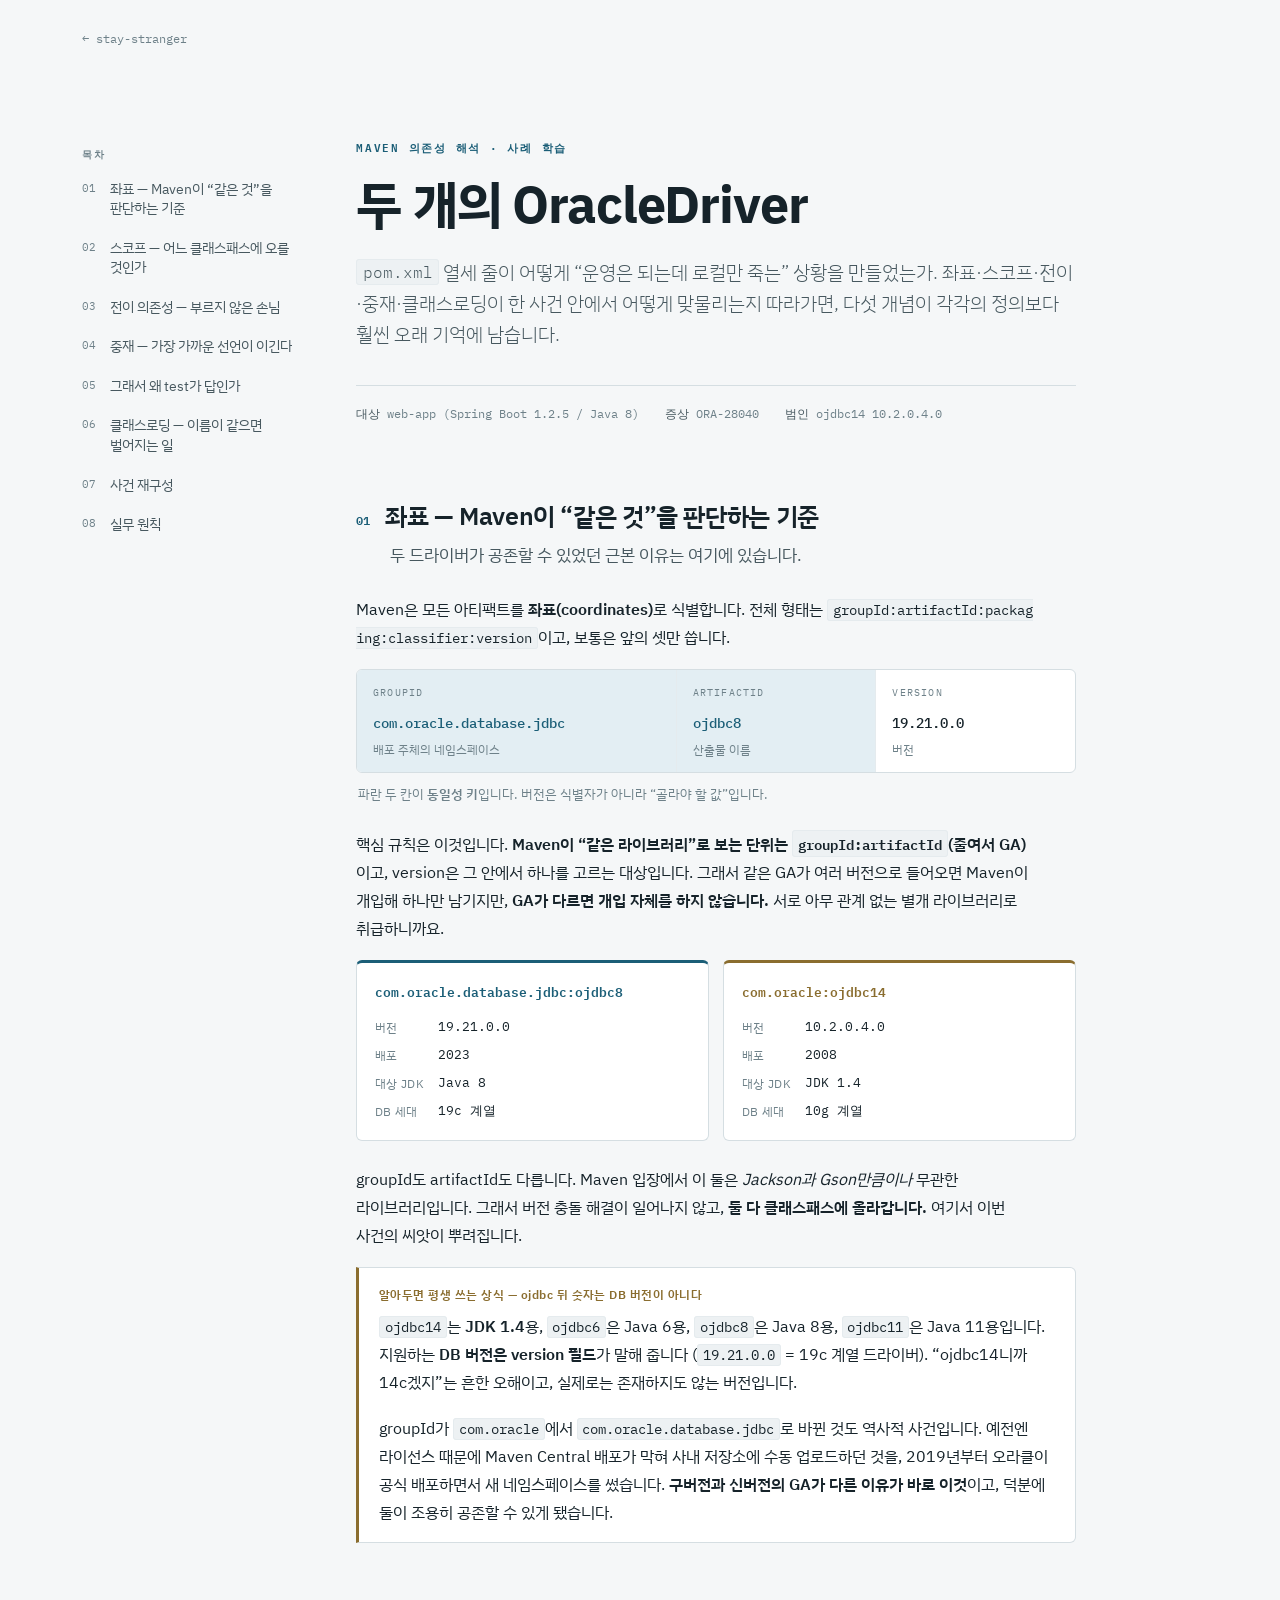
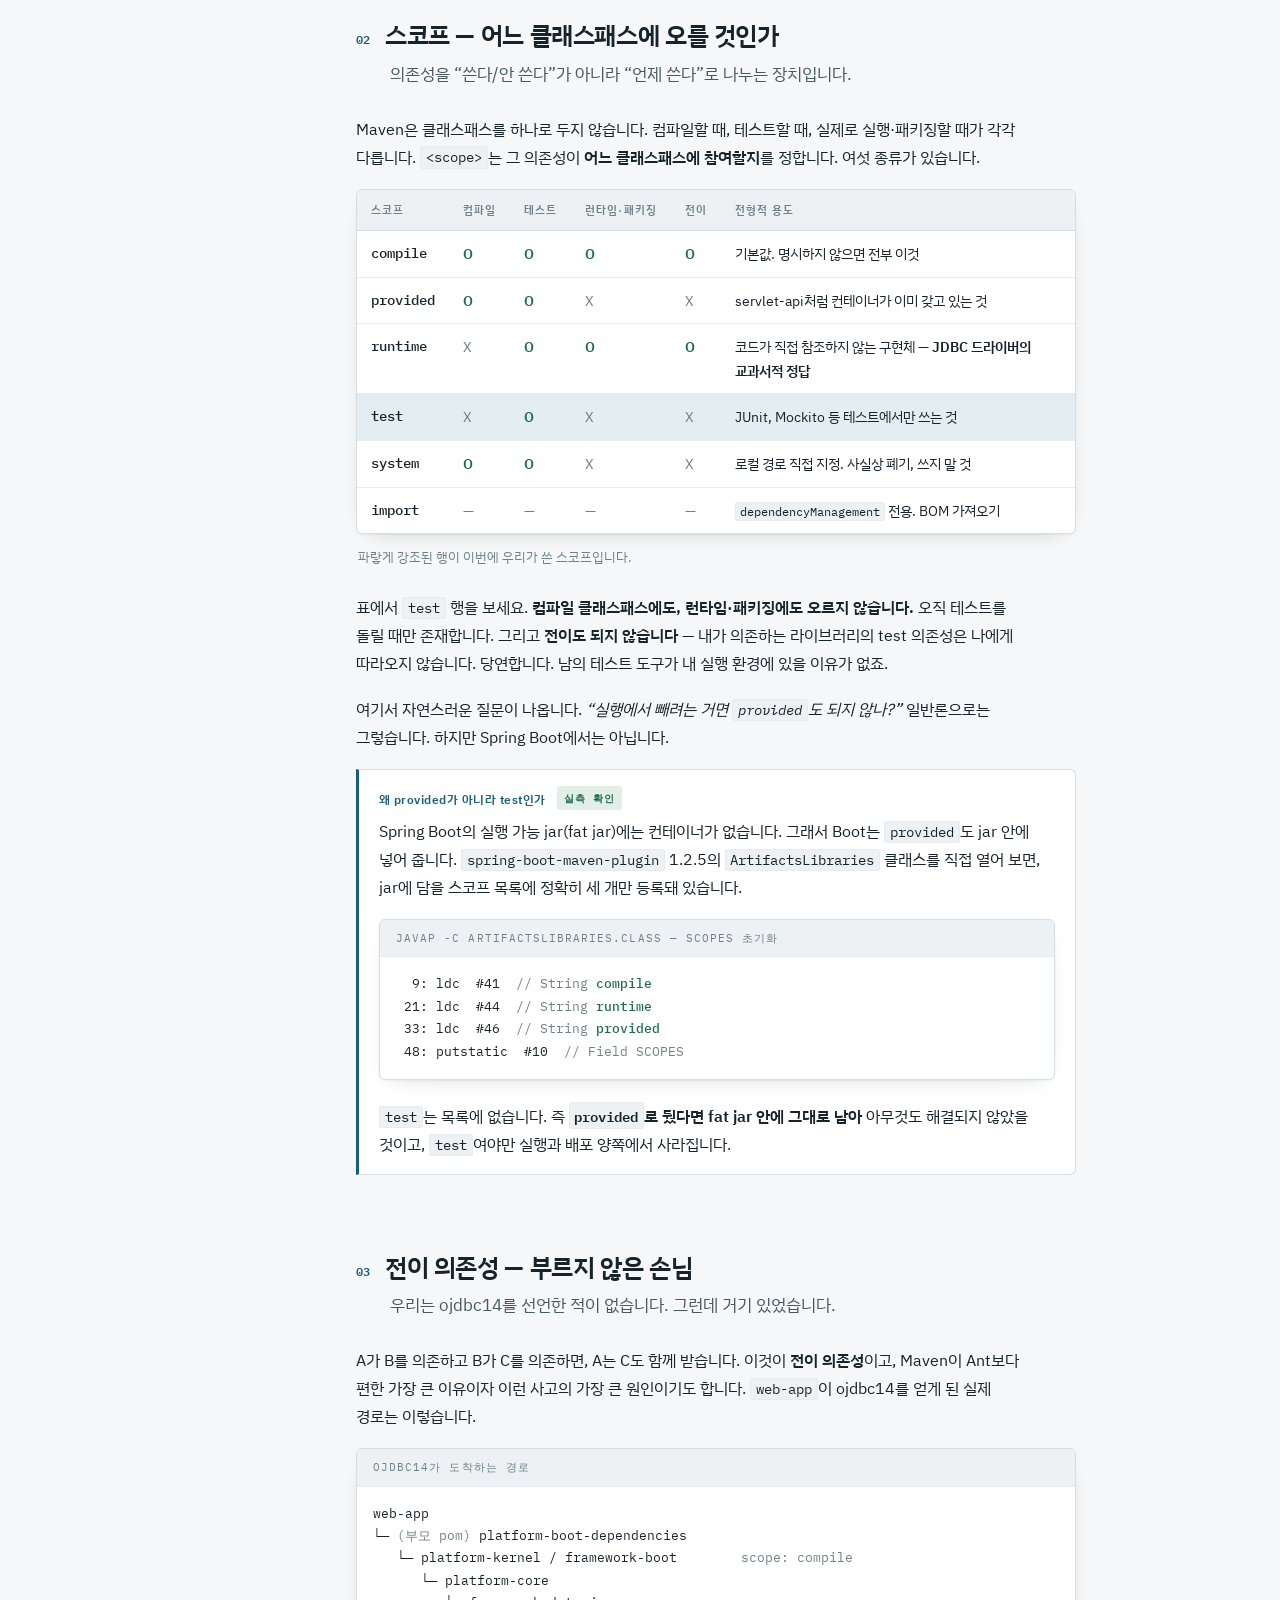
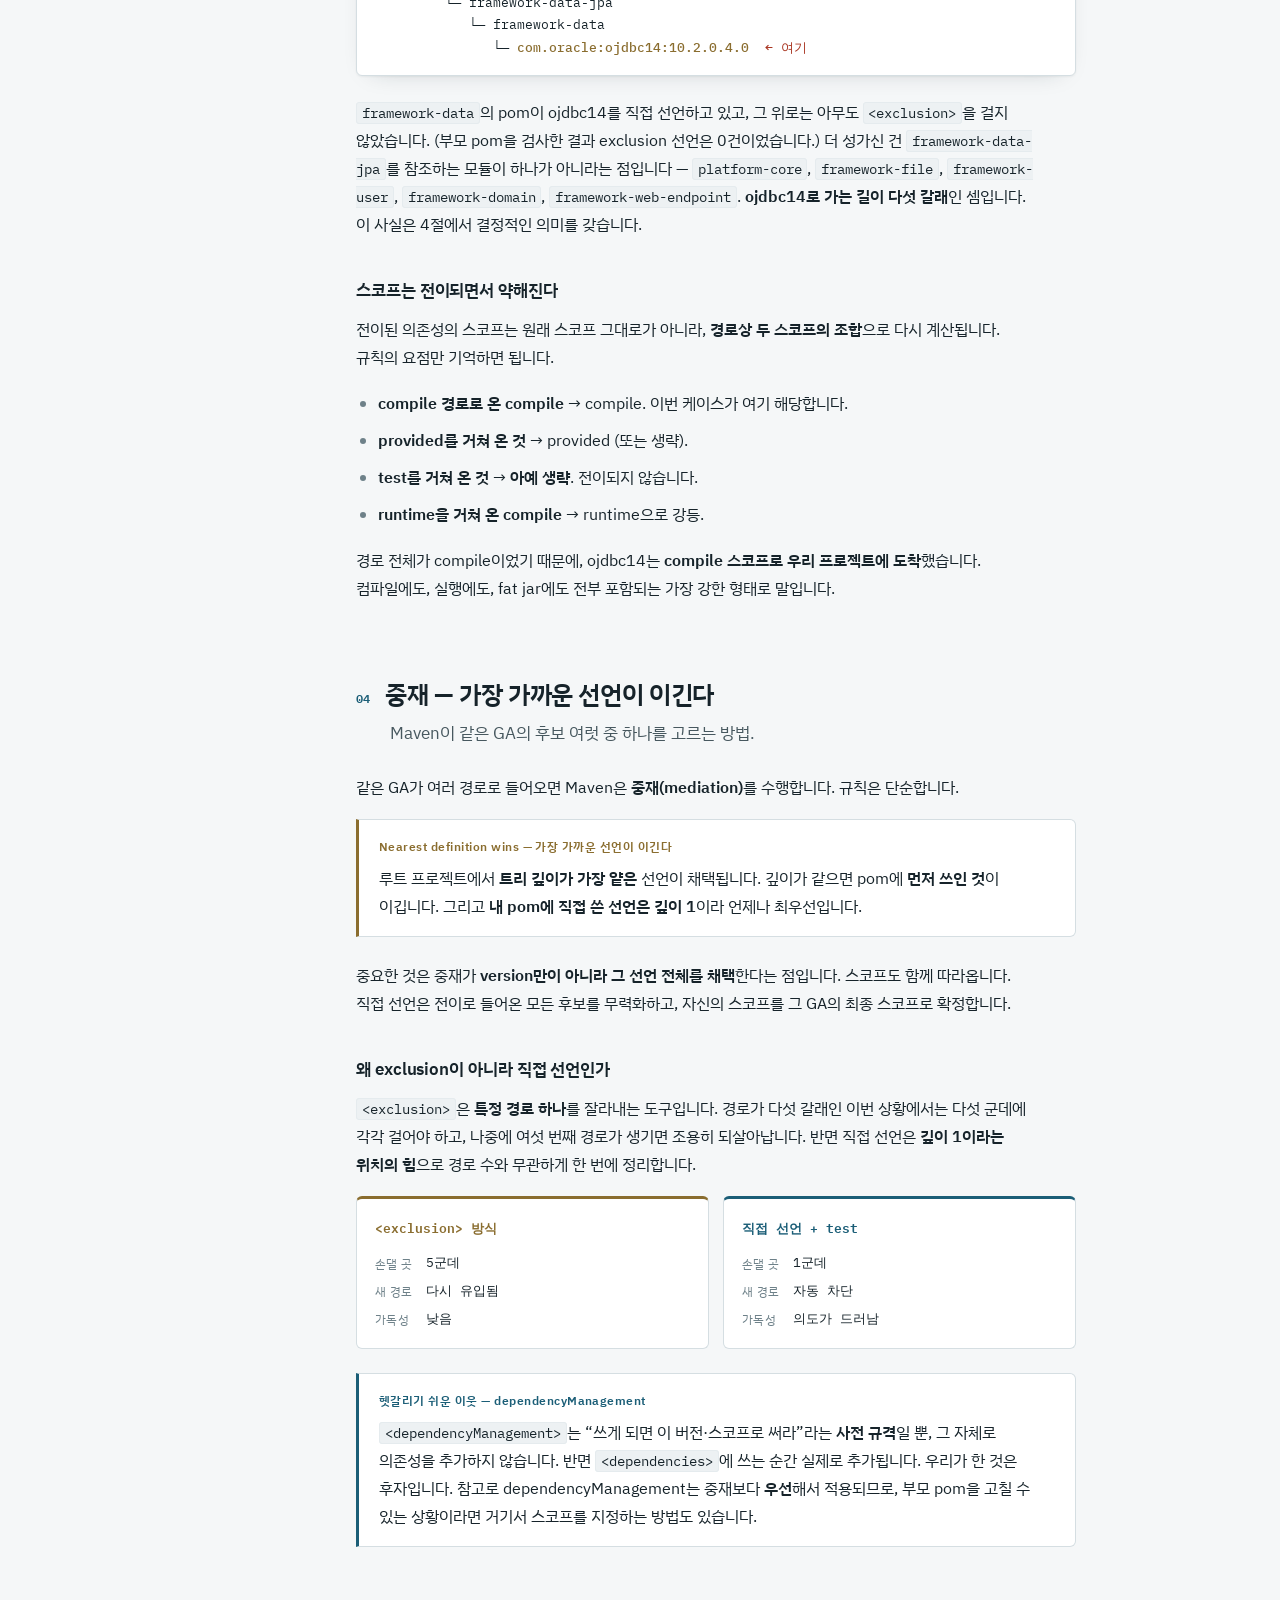
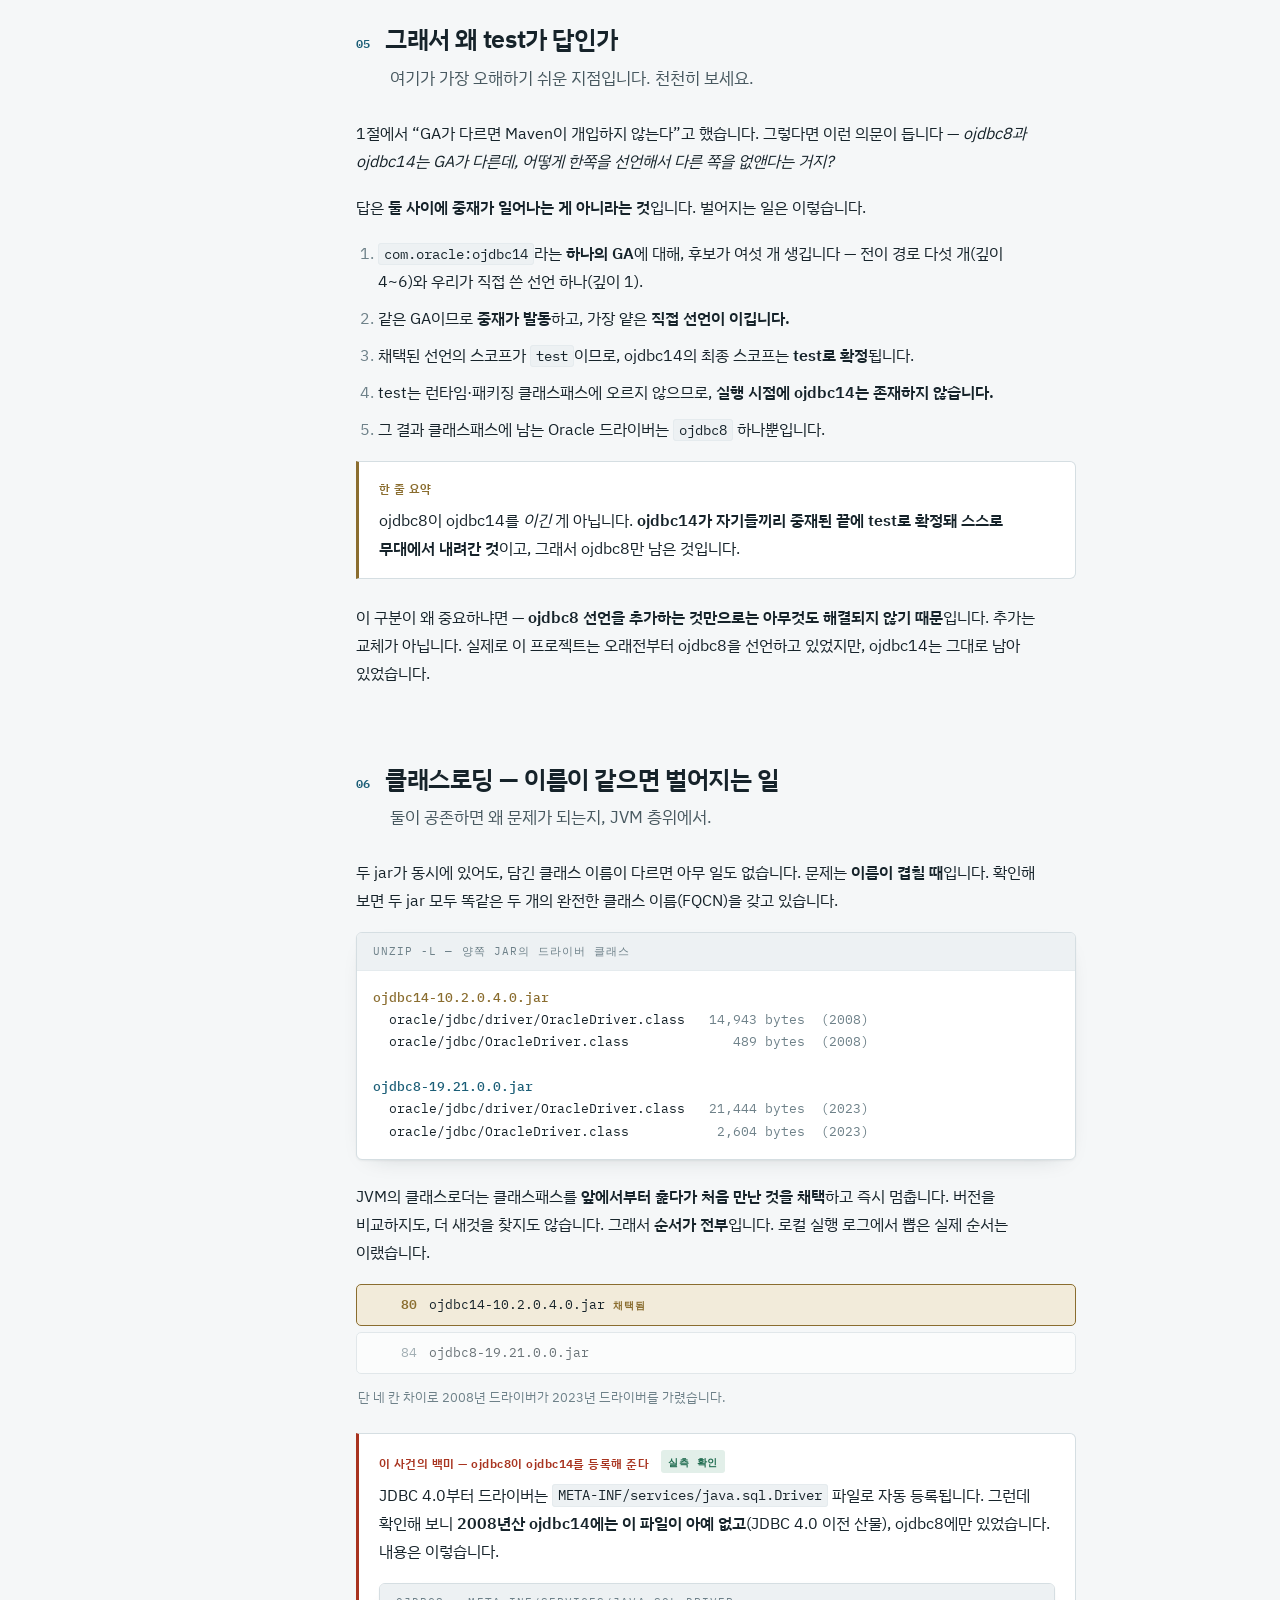
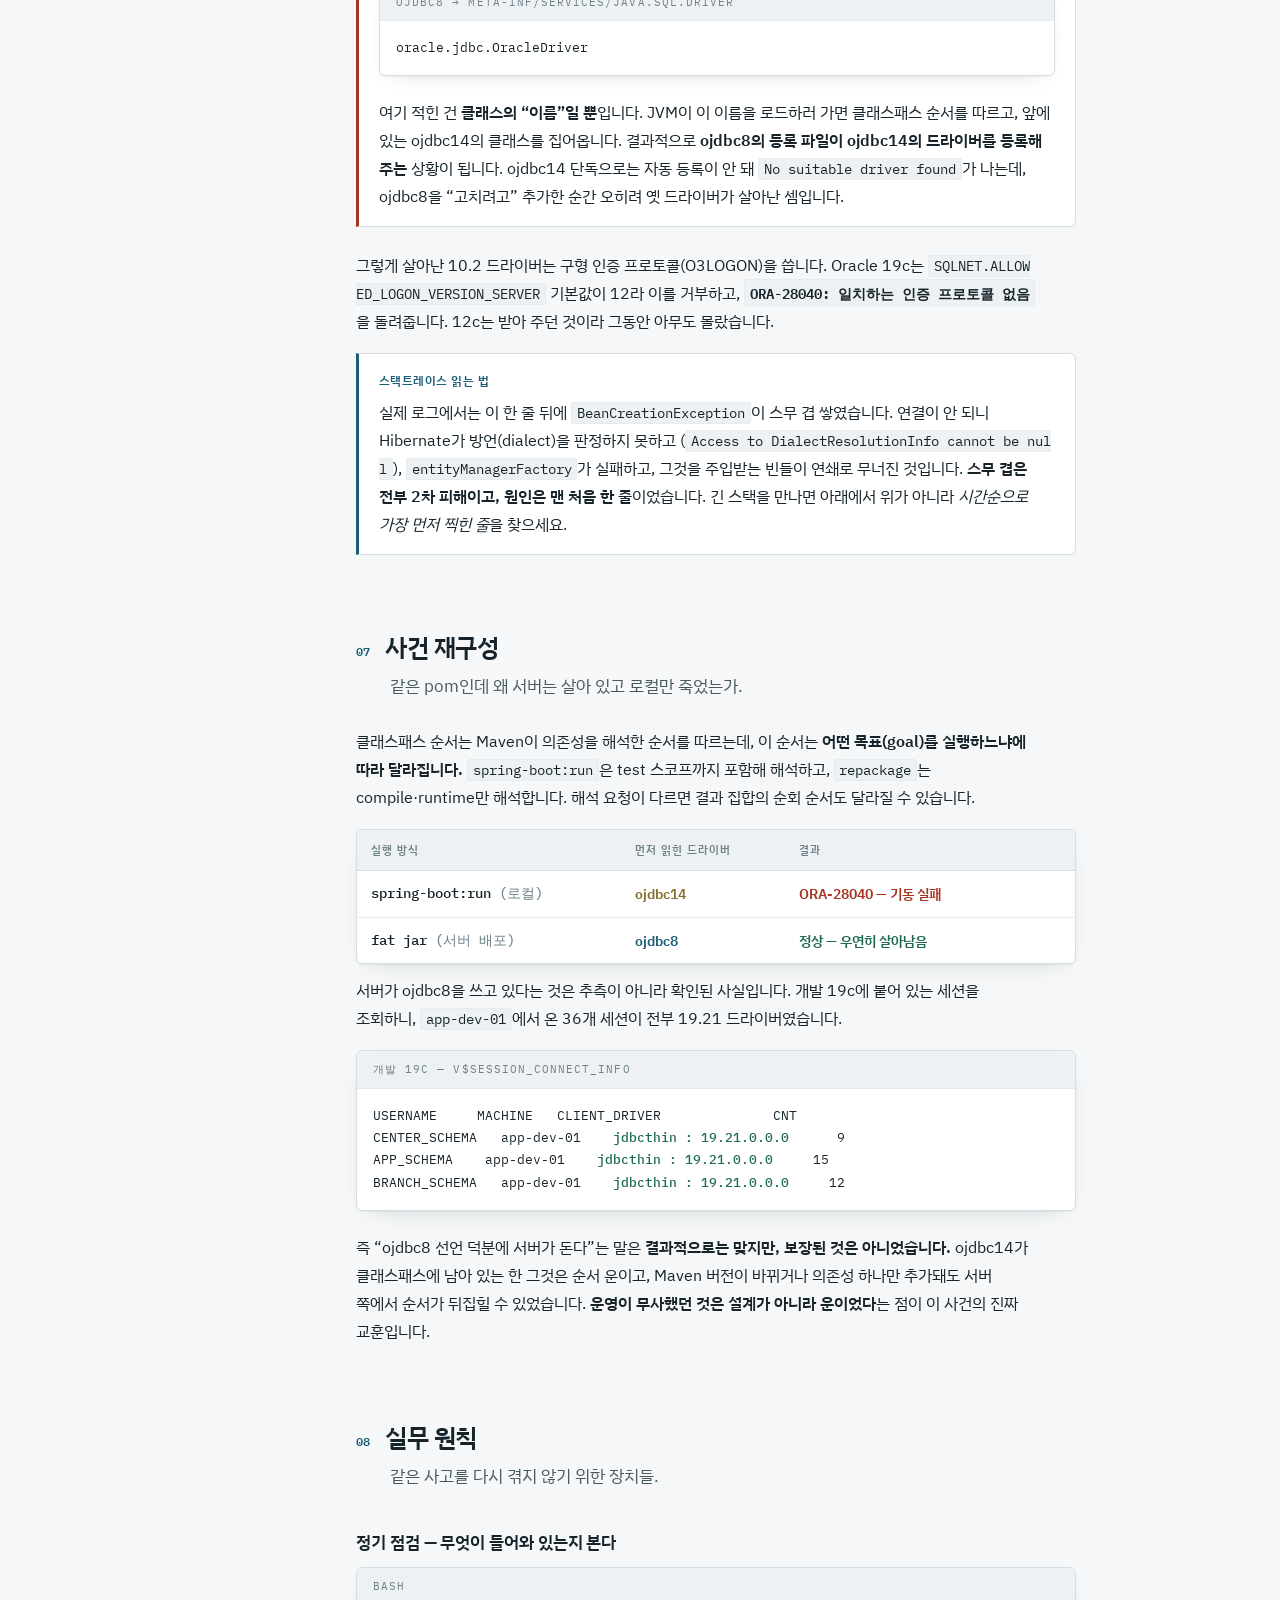
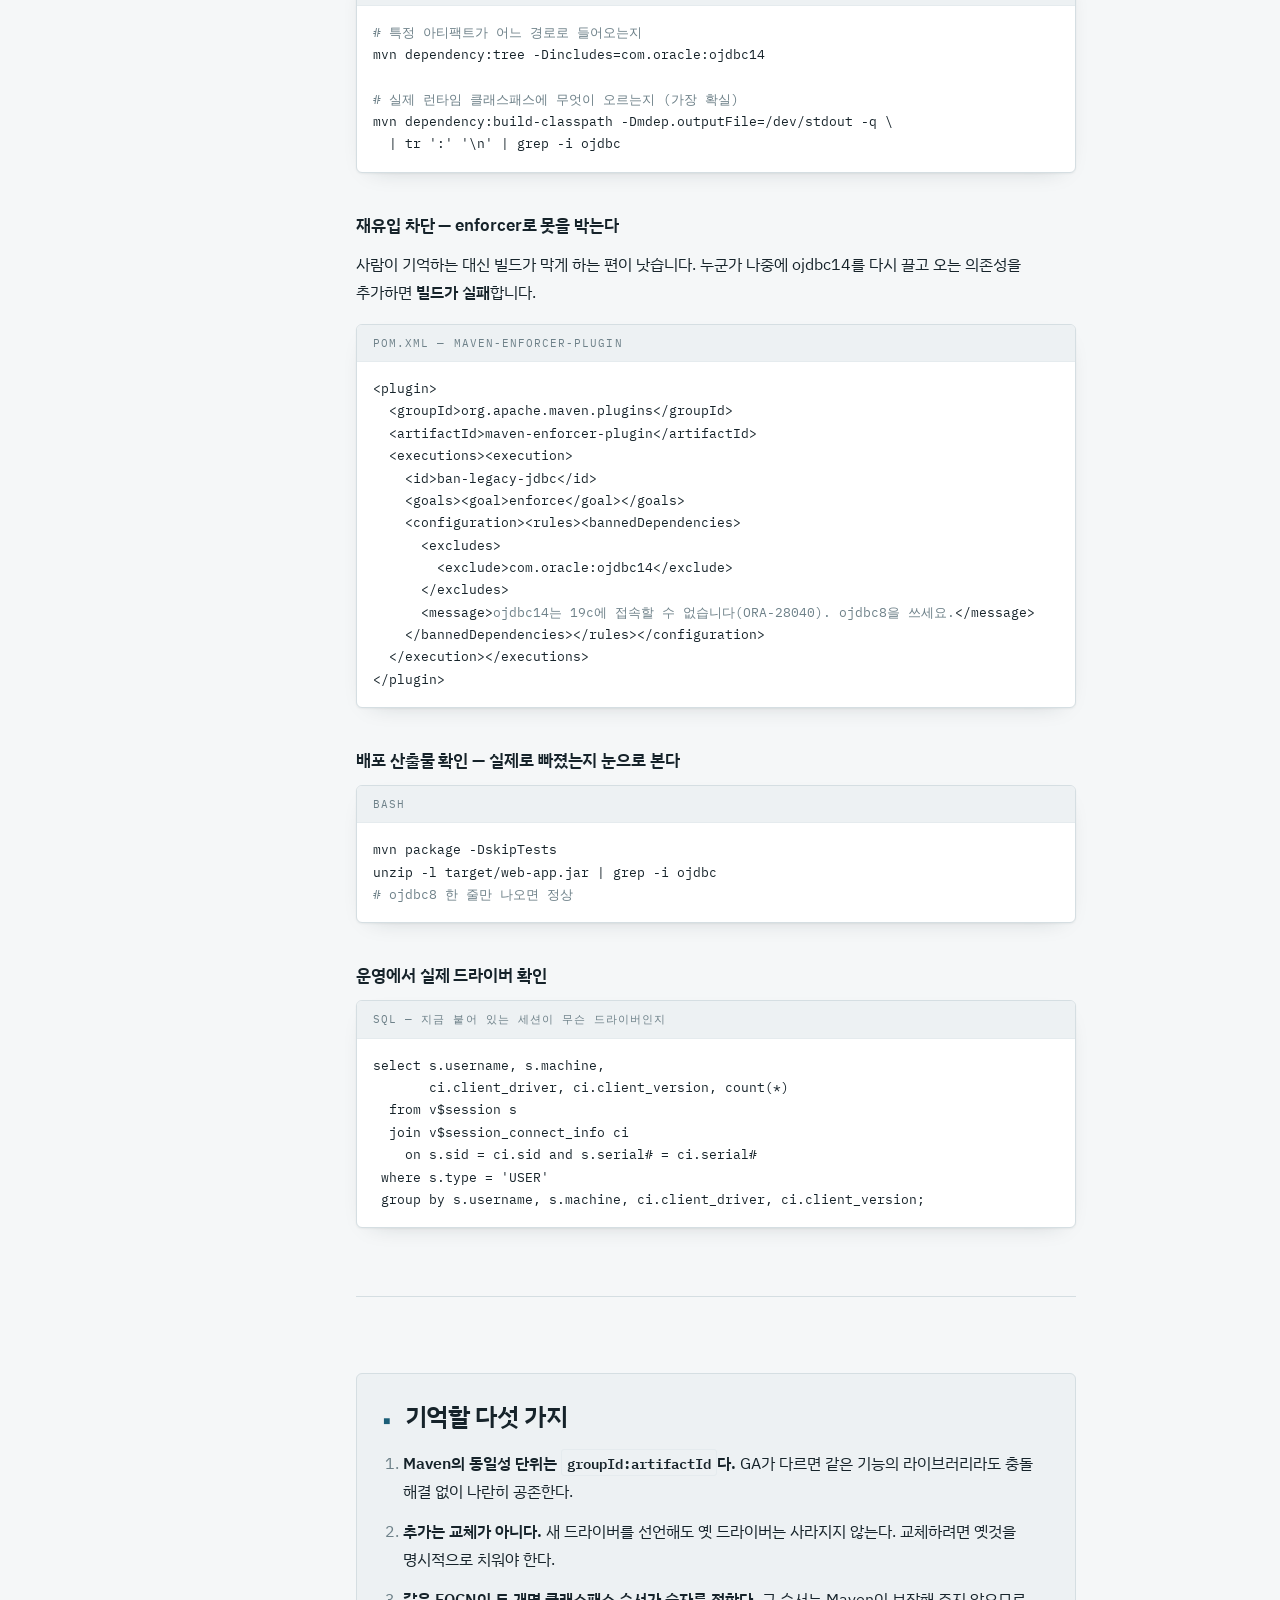
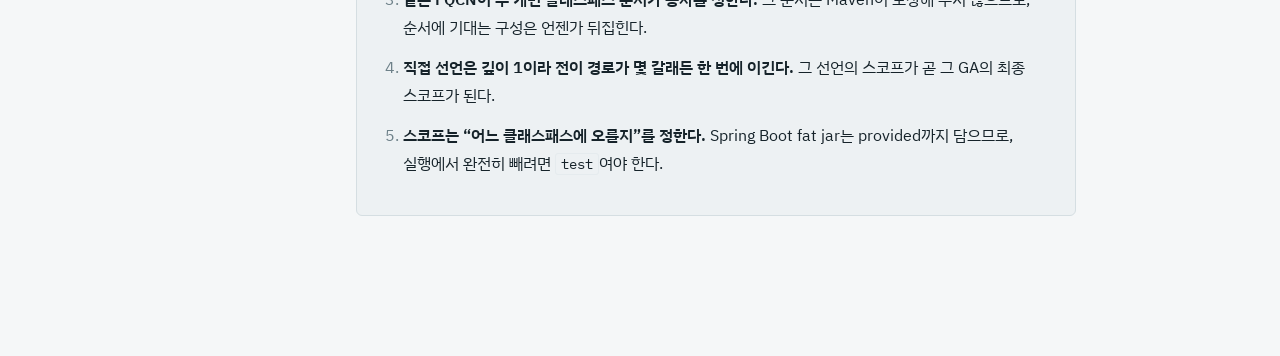
<file: error-handling/two-oracle-drivers.html>
<!DOCTYPE html>
<html lang="ko">
<head>
<meta charset="utf-8">
<meta name="viewport" content="width=device-width, initial-scale=1">
<meta name="description" content="ojdbc14가 ojdbc8을 가려 ORA-28040을 일으킨 사건으로 배우는 Maven 좌표·스코프·전이·중재·클래스로딩">
<title>두 개의 OracleDriver</title>
<link rel="preconnect" href="https://fonts.googleapis.com">
<link rel="preconnect" href="https://fonts.gstatic.com" crossorigin>
<link rel="stylesheet" href="https://fonts.googleapis.com/css2?family=IBM+Plex+Mono:wght@400;500;600&family=IBM+Plex+Sans+KR:wght@300;400;500;600;700&display=swap">

<link rel="stylesheet" href="/assets/css/post.css">

</head>
<body>
<nav class="sitenav"><a href="/">← stay-stranger</a></nav>
<div class="shell">

  <nav class="toc" aria-label="목차">
    <p class="toc-label">목차</p>
    <ol>
      <li><a href="#s1">좌표 — Maven이 “같은 것”을 판단하는 기준</a></li>
      <li><a href="#s2">스코프 — 어느 클래스패스에 오를 것인가</a></li>
      <li><a href="#s3">전이 의존성 — 부르지 않은 손님</a></li>
      <li><a href="#s4">중재 — 가장 가까운 선언이 이긴다</a></li>
      <li><a href="#s5">그래서 왜 test가 답인가</a></li>
      <li><a href="#s6">클래스로딩 — 이름이 같으면 벌어지는 일</a></li>
      <li><a href="#s7">사건 재구성</a></li>
      <li><a href="#s8">실무 원칙</a></li>
    </ol>
  </nav>

  <main class="doc">

    <p class="eyebrow">Maven 의존성 해석 · 사례 학습</p>
    <h1>두 개의 OracleDriver</h1>
    <p class="standfirst">
      <code>pom.xml</code> 열세 줄이 어떻게 “운영은 되는데 로컬만 죽는” 상황을 만들었는가.
      좌표·스코프·전이·중재·클래스로딩이 한 사건 안에서 어떻게 맞물리는지 따라가면,
      다섯 개념이 각각의 정의보다 훨씬 오래 기억에 남습니다.
    </p>

    <div class="meta-strip">
      <span><b>대상</b> web-app (Spring Boot 1.2.5 / Java 8)</span>
      <span><b>증상</b> ORA-28040</span>
      <span><b>범인</b> ojdbc14 10.2.0.4.0</span>
    </div>

    <!-- 1 -->
    <section id="s1">
      <h2><span class="num">01</span><span>좌표 — Maven이 “같은 것”을 판단하는 기준</span></h2>
      <p class="lede">두 드라이버가 공존할 수 있었던 근본 이유는 여기에 있습니다.</p>

      <p>
        Maven은 모든 아티팩트를 <strong>좌표(coordinates)</strong>로 식별합니다.
        전체 형태는 <code>groupId:artifactId:packaging:classifier:version</code>이고, 보통은 앞의 셋만 씁니다.
      </p>

      <div class="anatomy is-id">
        <div class="anatomy-part k-id">
          <span class="anatomy-key">groupId</span>
          <span class="anatomy-val">com.oracle.database.jdbc</span>
          <span class="anatomy-note">배포 주체의 네임스페이스</span>
        </div>
        <div class="anatomy-part k-id">
          <span class="anatomy-key">artifactId</span>
          <span class="anatomy-val">ojdbc8</span>
          <span class="anatomy-note">산출물 이름</span>
        </div>
        <div class="anatomy-part">
          <span class="anatomy-key">version</span>
          <span class="anatomy-val">19.21.0.0</span>
          <span class="anatomy-note">버전</span>
        </div>
      </div>
      <p class="cap">파란 두 칸이 <strong>동일성 키</strong>입니다. 버전은 식별자가 아니라 “골라야 할 값”입니다.</p>

      <p>
        핵심 규칙은 이것입니다. <strong>Maven이 “같은 라이브러리”로 보는 단위는 <code>groupId:artifactId</code>(줄여서 GA)</strong>이고,
        version은 그 안에서 하나를 고르는 대상입니다. 그래서 같은 GA가 여러 버전으로 들어오면 Maven이 개입해 하나만 남기지만,
        <strong>GA가 다르면 개입 자체를 하지 않습니다.</strong> 서로 아무 관계 없는 별개 라이브러리로 취급하니까요.
      </p>

      <div class="versus">
        <div class="vcard is-new">
          <h4>com.oracle.database.jdbc:ojdbc8</h4>
          <dl>
            <dt>버전</dt><dd>19.21.0.0</dd>
            <dt>배포</dt><dd>2023</dd>
            <dt>대상 JDK</dt><dd>Java 8</dd>
            <dt>DB 세대</dt><dd>19c 계열</dd>
          </dl>
        </div>
        <div class="vcard is-old">
          <h4>com.oracle:ojdbc14</h4>
          <dl>
            <dt>버전</dt><dd>10.2.0.4.0</dd>
            <dt>배포</dt><dd>2008</dd>
            <dt>대상 JDK</dt><dd>JDK 1.4</dd>
            <dt>DB 세대</dt><dd>10g 계열</dd>
          </dl>
        </div>
      </div>

      <p>
        groupId도 artifactId도 다릅니다. Maven 입장에서 이 둘은 <em>Jackson과 Gson만큼이나</em> 무관한 라이브러리입니다.
        그래서 버전 충돌 해결이 일어나지 않고, <strong>둘 다 클래스패스에 올라갑니다.</strong>
        여기서 이번 사건의 씨앗이 뿌려집니다.
      </p>

      <div class="note is-key">
        <p class="note-title">알아두면 평생 쓰는 상식 — ojdbc 뒤 숫자는 DB 버전이 아니다</p>
        <p>
          <code>ojdbc14</code>는 <strong>JDK 1.4</strong>용, <code>ojdbc6</code>은 Java 6용, <code>ojdbc8</code>은 Java 8용,
          <code>ojdbc11</code>은 Java 11용입니다. 지원하는 <strong>DB 버전은 version 필드</strong>가 말해 줍니다
          (<code>19.21.0.0</code> = 19c 계열 드라이버). “ojdbc14니까 14c겠지”는 흔한 오해이고, 실제로는 존재하지도 않는 버전입니다.
        </p>
        <p>
          groupId가 <code>com.oracle</code>에서 <code>com.oracle.database.jdbc</code>로 바뀐 것도 역사적 사건입니다.
          예전엔 라이선스 때문에 Maven Central 배포가 막혀 사내 저장소에 수동 업로드하던 것을,
          2019년부터 오라클이 공식 배포하면서 새 네임스페이스를 썼습니다.
          <strong>구버전과 신버전의 GA가 다른 이유가 바로 이것</strong>이고, 덕분에 둘이 조용히 공존할 수 있게 됐습니다.
        </p>
      </div>
    </section>

    <!-- 2 -->
    <section id="s2">
      <h2><span class="num">02</span><span>스코프 — 어느 클래스패스에 오를 것인가</span></h2>
      <p class="lede">의존성을 “쓴다/안 쓴다”가 아니라 “언제 쓴다”로 나누는 장치입니다.</p>

      <p>
        Maven은 클래스패스를 하나로 두지 않습니다. 컴파일할 때, 테스트할 때, 실제로 실행·패키징할 때가 각각 다릅니다.
        <code>&lt;scope&gt;</code>는 그 의존성이 <strong>어느 클래스패스에 참여할지</strong>를 정합니다. 여섯 종류가 있습니다.
      </p>

      <div class="table-wrap">
        <table>
          <thead>
            <tr>
              <th>스코프</th>
              <th>컴파일</th>
              <th>테스트</th>
              <th>런타임·패키징</th>
              <th>전이</th>
              <th class="wrap">전형적 용도</th>
            </tr>
          </thead>
          <tbody>
            <tr>
              <td class="scope-name">compile</td>
              <td class="yes">O</td><td class="yes">O</td><td class="yes">O</td><td class="yes">O</td>
              <td class="wrap">기본값. 명시하지 않으면 전부 이것</td>
            </tr>
            <tr>
              <td class="scope-name">provided</td>
              <td class="yes">O</td><td class="yes">O</td><td class="no">X</td><td class="no">X</td>
              <td class="wrap">servlet-api처럼 컨테이너가 이미 갖고 있는 것</td>
            </tr>
            <tr>
              <td class="scope-name">runtime</td>
              <td class="no">X</td><td class="yes">O</td><td class="yes">O</td><td class="yes">O</td>
              <td class="wrap">코드가 직접 참조하지 않는 구현체 — <strong>JDBC 드라이버의 교과서적 정답</strong></td>
            </tr>
            <tr class="row-hi">
              <td class="scope-name">test</td>
              <td class="no">X</td><td class="yes">O</td><td class="no">X</td><td class="no">X</td>
              <td class="wrap">JUnit, Mockito 등 테스트에서만 쓰는 것</td>
            </tr>
            <tr>
              <td class="scope-name">system</td>
              <td class="yes">O</td><td class="yes">O</td><td class="no">X</td><td class="no">X</td>
              <td class="wrap">로컬 경로 직접 지정. 사실상 폐기, 쓰지 말 것</td>
            </tr>
            <tr>
              <td class="scope-name">import</td>
              <td class="no">—</td><td class="no">—</td><td class="no">—</td><td class="no">—</td>
              <td class="wrap"><code>dependencyManagement</code> 전용. BOM 가져오기</td>
            </tr>
          </tbody>
        </table>
      </div>
      <p class="cap">파랗게 강조된 행이 이번에 우리가 쓴 스코프입니다.</p>

      <p>
        표에서 <code>test</code> 행을 보세요. <strong>컴파일 클래스패스에도, 런타임·패키징에도 오르지 않습니다.</strong>
        오직 테스트를 돌릴 때만 존재합니다. 그리고 <strong>전이도 되지 않습니다</strong> —
        내가 의존하는 라이브러리의 test 의존성은 나에게 따라오지 않습니다. 당연합니다. 남의 테스트 도구가 내 실행 환경에 있을 이유가 없죠.
      </p>

      <p>
        여기서 자연스러운 질문이 나옵니다. <em>“실행에서 빼려는 거면 <code>provided</code>도 되지 않나?”</em>
        일반론으로는 그렇습니다. 하지만 Spring Boot에서는 아닙니다.
      </p>

      <div class="note">
        <p class="note-title">왜 provided가 아니라 test인가 <span class="badge">실측 확인</span></p>
        <p>
          Spring Boot의 실행 가능 jar(fat jar)에는 컨테이너가 없습니다. 그래서 Boot는 <code>provided</code>도 jar 안에 넣어 줍니다.
          <code>spring-boot-maven-plugin</code> 1.2.5의 <code>ArtifactsLibraries</code> 클래스를 직접 열어 보면,
          jar에 담을 스코프 목록에 정확히 세 개만 등록돼 있습니다.
        </p>
        <div class="code" style="margin-top:14px;">
          <div class="code-head">javap -c ArtifactsLibraries.class — SCOPES 초기화</div>
<pre>  9: ldc  #41  <span class="c-dim">// String</span> <span class="c-ok">compile</span>
 21: ldc  #44  <span class="c-dim">// String</span> <span class="c-ok">runtime</span>
 33: ldc  #46  <span class="c-dim">// String</span> <span class="c-ok">provided</span>
 48: putstatic  #10  <span class="c-dim">// Field SCOPES</span></pre>
        </div>
        <p>
          <code>test</code>는 목록에 없습니다. 즉 <strong><code>provided</code>로 뒀다면 fat jar 안에 그대로 남아</strong> 아무것도 해결되지 않았을 것이고,
          <code>test</code>여야만 실행과 배포 양쪽에서 사라집니다.
        </p>
      </div>
    </section>

    <!-- 3 -->
    <section id="s3">
      <h2><span class="num">03</span><span>전이 의존성 — 부르지 않은 손님</span></h2>
      <p class="lede">우리는 ojdbc14를 선언한 적이 없습니다. 그런데 거기 있었습니다.</p>

      <p>
        A가 B를 의존하고 B가 C를 의존하면, A는 C도 함께 받습니다. 이것이 <strong>전이 의존성</strong>이고,
        Maven이 Ant보다 편한 가장 큰 이유이자 이런 사고의 가장 큰 원인이기도 합니다.
        <code>web-app</code>이 ojdbc14를 얻게 된 실제 경로는 이렇습니다.
      </p>

      <div class="code">
        <div class="code-head">ojdbc14가 도착하는 경로</div>
<pre>web-app
└─ <span class="c-dim">(부모 pom)</span> platform-boot-dependencies
   └─ platform-kernel / framework-boot        <span class="c-dim">scope: compile</span>
      └─ platform-core
         └─ framework-data-jpa
            └─ framework-data
               └─ <span class="c-tar">com.oracle:ojdbc14:10.2.0.4.0</span>  <span class="c-bad">← 여기</span></pre>
      </div>

      <p>
        <code>framework-data</code>의 pom이 ojdbc14를 직접 선언하고 있고, 그 위로는 아무도 <code>&lt;exclusion&gt;</code>을 걸지 않았습니다.
        (부모 pom을 검사한 결과 exclusion 선언은 0건이었습니다.)
        더 성가신 건 <code>framework-data-jpa</code>를 참조하는 모듈이 하나가 아니라는 점입니다 —
        <code>platform-core</code>, <code>framework-file</code>, <code>framework-user</code>, <code>framework-domain</code>, <code>framework-web-endpoint</code>.
        <strong>ojdbc14로 가는 길이 다섯 갈래</strong>인 셈입니다. 이 사실은 4절에서 결정적인 의미를 갖습니다.
      </p>

      <h3>스코프는 전이되면서 약해진다</h3>
      <p>
        전이된 의존성의 스코프는 원래 스코프 그대로가 아니라, <strong>경로상 두 스코프의 조합</strong>으로 다시 계산됩니다.
        규칙의 요점만 기억하면 됩니다.
      </p>

      <ul>
        <li><strong>compile 경로로 온 compile</strong> → compile. 이번 케이스가 여기 해당합니다.</li>
        <li><strong>provided를 거쳐 온 것</strong> → provided (또는 생략).</li>
        <li><strong>test를 거쳐 온 것</strong> → <strong>아예 생략</strong>. 전이되지 않습니다.</li>
        <li><strong>runtime을 거쳐 온 compile</strong> → runtime으로 강등.</li>
      </ul>

      <p>
        경로 전체가 compile이었기 때문에, ojdbc14는 <strong>compile 스코프로 우리 프로젝트에 도착</strong>했습니다.
        컴파일에도, 실행에도, fat jar에도 전부 포함되는 가장 강한 형태로 말입니다.
      </p>
    </section>

    <!-- 4 -->
    <section id="s4">
      <h2><span class="num">04</span><span>중재 — 가장 가까운 선언이 이긴다</span></h2>
      <p class="lede">Maven이 같은 GA의 후보 여럿 중 하나를 고르는 방법.</p>

      <p>
        같은 GA가 여러 경로로 들어오면 Maven은 <strong>중재(mediation)</strong>를 수행합니다. 규칙은 단순합니다.
      </p>

      <div class="note is-key">
        <p class="note-title">Nearest definition wins — 가장 가까운 선언이 이긴다</p>
        <p>
          루트 프로젝트에서 <strong>트리 깊이가 가장 얕은</strong> 선언이 채택됩니다.
          깊이가 같으면 pom에 <strong>먼저 쓰인 것</strong>이 이깁니다.
          그리고 <strong>내 pom에 직접 쓴 선언은 깊이 1</strong>이라 언제나 최우선입니다.
        </p>
      </div>

      <p>
        중요한 것은 중재가 <strong>version만이 아니라 그 선언 전체를 채택</strong>한다는 점입니다. 스코프도 함께 따라옵니다.
        직접 선언은 전이로 들어온 모든 후보를 무력화하고, 자신의 스코프를 그 GA의 최종 스코프로 확정합니다.
      </p>

      <h3>왜 exclusion이 아니라 직접 선언인가</h3>
      <p>
        <code>&lt;exclusion&gt;</code>은 <strong>특정 경로 하나</strong>를 잘라내는 도구입니다.
        경로가 다섯 갈래인 이번 상황에서는 다섯 군데에 각각 걸어야 하고, 나중에 여섯 번째 경로가 생기면 조용히 되살아납니다.
        반면 직접 선언은 <strong>깊이 1이라는 위치의 힘</strong>으로 경로 수와 무관하게 한 번에 정리합니다.
      </p>

      <div class="versus">
        <div class="vcard is-old">
          <h4>&lt;exclusion&gt; 방식</h4>
          <dl>
            <dt>손댈 곳</dt><dd>5군데</dd>
            <dt>새 경로</dt><dd>다시 유입됨</dd>
            <dt>가독성</dt><dd>낮음</dd>
          </dl>
        </div>
        <div class="vcard is-new">
          <h4>직접 선언 + test</h4>
          <dl>
            <dt>손댈 곳</dt><dd>1군데</dd>
            <dt>새 경로</dt><dd>자동 차단</dd>
            <dt>가독성</dt><dd>의도가 드러남</dd>
          </dl>
        </div>
      </div>

      <div class="note">
        <p class="note-title">헷갈리기 쉬운 이웃 — dependencyManagement</p>
        <p>
          <code>&lt;dependencyManagement&gt;</code>는 “쓰게 되면 이 버전·스코프로 써라”라는 <strong>사전 규격</strong>일 뿐,
          그 자체로 의존성을 추가하지 않습니다. 반면 <code>&lt;dependencies&gt;</code>에 쓰는 순간 실제로 추가됩니다.
          우리가 한 것은 후자입니다. 참고로 dependencyManagement는 중재보다 <strong>우선</strong>해서 적용되므로,
          부모 pom을 고칠 수 있는 상황이라면 거기서 스코프를 지정하는 방법도 있습니다.
        </p>
      </div>
    </section>

    <!-- 5 -->
    <section id="s5">
      <h2><span class="num">05</span><span>그래서 왜 test가 답인가</span></h2>
      <p class="lede">여기가 가장 오해하기 쉬운 지점입니다. 천천히 보세요.</p>

      <p>
        1절에서 “GA가 다르면 Maven이 개입하지 않는다”고 했습니다. 그렇다면 이런 의문이 듭니다 —
        <em>ojdbc8과 ojdbc14는 GA가 다른데, 어떻게 한쪽을 선언해서 다른 쪽을 없앤다는 거지?</em>
      </p>

      <p>
        답은 <strong>둘 사이에 중재가 일어나는 게 아니라는 것</strong>입니다. 벌어지는 일은 이렇습니다.
      </p>

      <ol>
        <li>
          <code>com.oracle:ojdbc14</code>라는 <strong>하나의 GA</strong>에 대해, 후보가 여섯 개 생깁니다 —
          전이 경로 다섯 개(깊이 4~6)와 우리가 직접 쓴 선언 하나(깊이 1).
        </li>
        <li>
          같은 GA이므로 <strong>중재가 발동</strong>하고, 가장 얕은 <strong>직접 선언이 이깁니다.</strong>
        </li>
        <li>
          채택된 선언의 스코프가 <code>test</code>이므로, ojdbc14의 최종 스코프는 <strong>test로 확정</strong>됩니다.
        </li>
        <li>
          test는 런타임·패키징 클래스패스에 오르지 않으므로, <strong>실행 시점에 ojdbc14는 존재하지 않습니다.</strong>
        </li>
        <li>
          그 결과 클래스패스에 남는 Oracle 드라이버는 <code>ojdbc8</code> 하나뿐입니다.
        </li>
      </ol>

      <div class="note is-key">
        <p class="note-title">한 줄 요약</p>
        <p>
          ojdbc8이 ojdbc14를 <em>이긴</em> 게 아닙니다.
          <strong>ojdbc14가 자기들끼리 중재된 끝에 test로 확정돼 스스로 무대에서 내려간 것</strong>이고,
          그래서 ojdbc8만 남은 것입니다.
        </p>
      </div>

      <p>
        이 구분이 왜 중요하냐면 — <strong>ojdbc8 선언을 추가하는 것만으로는 아무것도 해결되지 않기 때문</strong>입니다.
        추가는 교체가 아닙니다. 실제로 이 프로젝트는 오래전부터 ojdbc8을 선언하고 있었지만, ojdbc14는 그대로 남아 있었습니다.
      </p>
    </section>

    <!-- 6 -->
    <section id="s6">
      <h2><span class="num">06</span><span>클래스로딩 — 이름이 같으면 벌어지는 일</span></h2>
      <p class="lede">둘이 공존하면 왜 문제가 되는지, JVM 층위에서.</p>

      <p>
        두 jar가 동시에 있어도, 담긴 클래스 이름이 다르면 아무 일도 없습니다. 문제는 <strong>이름이 겹칠 때</strong>입니다.
        확인해 보면 두 jar 모두 똑같은 두 개의 완전한 클래스 이름(FQCN)을 갖고 있습니다.
      </p>

      <div class="code">
        <div class="code-head">unzip -l — 양쪽 jar의 드라이버 클래스</div>
<pre><span class="c-tar">ojdbc14-10.2.0.4.0.jar</span>
  oracle/jdbc/driver/OracleDriver.class   <span class="c-dim">14,943 bytes  (2008)</span>
  oracle/jdbc/OracleDriver.class          <span class="c-dim">   489 bytes  (2008)</span>

<span class="c-acc">ojdbc8-19.21.0.0.jar</span>
  oracle/jdbc/driver/OracleDriver.class   <span class="c-dim">21,444 bytes  (2023)</span>
  oracle/jdbc/OracleDriver.class          <span class="c-dim"> 2,604 bytes  (2023)</span></pre>
      </div>

      <p>
        JVM의 클래스로더는 클래스패스를 <strong>앞에서부터 훑다가 처음 만난 것을 채택</strong>하고 즉시 멈춥니다.
        버전을 비교하지도, 더 새것을 찾지도 않습니다. 그래서 <strong>순서가 전부</strong>입니다.
        로컬 실행 로그에서 뽑은 실제 순서는 이랬습니다.
      </p>

      <div class="order">
        <div class="order-row is-win">
          <span class="order-idx">80</span>
          <span class="order-name">ojdbc14-10.2.0.4.0.jar <span class="order-tag">채택됨</span></span>
        </div>
        <div class="order-row is-lose">
          <span class="order-idx">84</span>
          <span class="order-name">ojdbc8-19.21.0.0.jar</span>
        </div>
      </div>
      <p class="cap">단 네 칸 차이로 2008년 드라이버가 2023년 드라이버를 가렸습니다.</p>

      <div class="note is-warn">
        <p class="note-title">이 사건의 백미 — ojdbc8이 ojdbc14를 등록해 준다 <span class="badge">실측 확인</span></p>
        <p>
          JDBC 4.0부터 드라이버는 <code>META-INF/services/java.sql.Driver</code> 파일로 자동 등록됩니다.
          그런데 확인해 보니 <strong>2008년산 ojdbc14에는 이 파일이 아예 없고</strong>(JDBC 4.0 이전 산물),
          ojdbc8에만 있었습니다. 내용은 이렇습니다.
        </p>
        <div class="code" style="margin-top:14px;">
          <div class="code-head">ojdbc8 → META-INF/services/java.sql.Driver</div>
<pre>oracle.jdbc.OracleDriver</pre>
        </div>
        <p>
          여기 적힌 건 <strong>클래스의 “이름”일 뿐</strong>입니다. JVM이 이 이름을 로드하러 가면 클래스패스 순서를 따르고,
          앞에 있는 ojdbc14의 클래스를 집어옵니다. 결과적으로
          <strong>ojdbc8의 등록 파일이 ojdbc14의 드라이버를 등록해 주는</strong> 상황이 됩니다.
          ojdbc14 단독으로는 자동 등록이 안 돼 <code>No suitable driver found</code>가 나는데,
          ojdbc8을 “고치려고” 추가한 순간 오히려 옛 드라이버가 살아난 셈입니다.
        </p>
      </div>

      <p>
        그렇게 살아난 10.2 드라이버는 구형 인증 프로토콜(O3LOGON)을 씁니다.
        Oracle 19c는 <code>SQLNET.ALLOWED_LOGON_VERSION_SERVER</code> 기본값이 12라 이를 거부하고,
        <strong><code>ORA-28040: 일치하는 인증 프로토콜 없음</code></strong>을 돌려줍니다.
        12c는 받아 주던 것이라 그동안 아무도 몰랐습니다.
      </p>

      <div class="note">
        <p class="note-title">스택트레이스 읽는 법</p>
        <p>
          실제 로그에서는 이 한 줄 뒤에 <code>BeanCreationException</code>이 스무 겹 쌓였습니다.
          연결이 안 되니 Hibernate가 방언(dialect)을 판정하지 못하고
          (<code>Access to DialectResolutionInfo cannot be null</code>), <code>entityManagerFactory</code>가 실패하고,
          그것을 주입받는 빈들이 연쇄로 무너진 것입니다.
          <strong>스무 겹은 전부 2차 피해이고, 원인은 맨 처음 한 줄</strong>이었습니다.
          긴 스택을 만나면 아래에서 위가 아니라 <em>시간순으로 가장 먼저 찍힌 줄</em>을 찾으세요.
        </p>
      </div>
    </section>

    <!-- 7 -->
    <section id="s7">
      <h2><span class="num">07</span><span>사건 재구성</span></h2>
      <p class="lede">같은 pom인데 왜 서버는 살아 있고 로컬만 죽었는가.</p>

      <p>
        클래스패스 순서는 Maven이 의존성을 해석한 순서를 따르는데, 이 순서는 <strong>어떤 목표(goal)를 실행하느냐에 따라 달라집니다.</strong>
        <code>spring-boot:run</code>은 test 스코프까지 포함해 해석하고, <code>repackage</code>는 compile·runtime만 해석합니다.
        해석 요청이 다르면 결과 집합의 순회 순서도 달라질 수 있습니다.
      </p>

      <div class="table-wrap">
        <table>
          <thead>
            <tr><th>실행 방식</th><th>먼저 읽힌 드라이버</th><th class="wrap">결과</th></tr>
          </thead>
          <tbody>
            <tr>
              <td class="scope-name">spring-boot:run <span class="c-dim">(로컬)</span></td>
              <td style="color:var(--tarnish);font-weight:600;">ojdbc14</td>
              <td class="wrap"><span style="color:var(--danger);font-weight:600;">ORA-28040 — 기동 실패</span></td>
            </tr>
            <tr>
              <td class="scope-name">fat jar <span class="c-dim">(서버 배포)</span></td>
              <td style="color:var(--accent);font-weight:600;">ojdbc8</td>
              <td class="wrap"><span style="color:var(--ok);font-weight:600;">정상 — 우연히 살아남음</span></td>
            </tr>
          </tbody>
        </table>
      </div>

      <p>
        서버가 ojdbc8을 쓰고 있다는 것은 추측이 아니라 확인된 사실입니다.
        개발 19c에 붙어 있는 세션을 조회하니, <code>app-dev-01</code>에서 온 36개 세션이 전부 19.21 드라이버였습니다.
      </p>

      <div class="code">
        <div class="code-head">개발 19c — v$session_connect_info</div>
<pre>USERNAME     MACHINE   CLIENT_DRIVER              CNT
CENTER_SCHEMA   app-dev-01    <span class="c-ok">jdbcthin : 19.21.0.0.0</span>      9
APP_SCHEMA    app-dev-01    <span class="c-ok">jdbcthin : 19.21.0.0.0</span>     15
BRANCH_SCHEMA   app-dev-01    <span class="c-ok">jdbcthin : 19.21.0.0.0</span>     12</pre>
      </div>

      <p>
        즉 “ojdbc8 선언 덕분에 서버가 돈다”는 말은 <strong>결과적으로는 맞지만, 보장된 것은 아니었습니다.</strong>
        ojdbc14가 클래스패스에 남아 있는 한 그것은 순서 운이고,
        Maven 버전이 바뀌거나 의존성 하나만 추가돼도 서버 쪽에서 순서가 뒤집힐 수 있었습니다.
        <strong>운영이 무사했던 것은 설계가 아니라 운이었다</strong>는 점이 이 사건의 진짜 교훈입니다.
      </p>
    </section>

    <!-- 8 -->
    <section id="s8">
      <h2><span class="num">08</span><span>실무 원칙</span></h2>
      <p class="lede">같은 사고를 다시 겪지 않기 위한 장치들.</p>

      <h3>정기 점검 — 무엇이 들어와 있는지 본다</h3>
      <div class="code">
        <div class="code-head">bash</div>
<pre><span class="c-dim"># 특정 아티팩트가 어느 경로로 들어오는지</span>
mvn dependency:tree -Dincludes=com.oracle:ojdbc14

<span class="c-dim"># 실제 런타임 클래스패스에 무엇이 오르는지 (가장 확실)</span>
mvn dependency:build-classpath -Dmdep.outputFile=/dev/stdout -q \
  | tr ':' '\n' | grep -i ojdbc</pre>
      </div>

      <h3>재유입 차단 — enforcer로 못을 박는다</h3>
      <p>
        사람이 기억하는 대신 빌드가 막게 하는 편이 낫습니다.
        누군가 나중에 ojdbc14를 다시 끌고 오는 의존성을 추가하면 <strong>빌드가 실패</strong>합니다.
      </p>
      <div class="code">
        <div class="code-head">pom.xml — maven-enforcer-plugin</div>
<pre>&lt;plugin&gt;
  &lt;groupId&gt;org.apache.maven.plugins&lt;/groupId&gt;
  &lt;artifactId&gt;maven-enforcer-plugin&lt;/artifactId&gt;
  &lt;executions&gt;&lt;execution&gt;
    &lt;id&gt;ban-legacy-jdbc&lt;/id&gt;
    &lt;goals&gt;&lt;goal&gt;enforce&lt;/goal&gt;&lt;/goals&gt;
    &lt;configuration&gt;&lt;rules&gt;&lt;bannedDependencies&gt;
      &lt;excludes&gt;
        &lt;exclude&gt;com.oracle:ojdbc14&lt;/exclude&gt;
      &lt;/excludes&gt;
      &lt;message&gt;<span class="c-dim">ojdbc14는 19c에 접속할 수 없습니다(ORA-28040). ojdbc8을 쓰세요.</span>&lt;/message&gt;
    &lt;/bannedDependencies&gt;&lt;/rules&gt;&lt;/configuration&gt;
  &lt;/execution&gt;&lt;/executions&gt;
&lt;/plugin&gt;</pre>
      </div>

      <h3>배포 산출물 확인 — 실제로 빠졌는지 눈으로 본다</h3>
      <div class="code">
        <div class="code-head">bash</div>
<pre>mvn package -DskipTests
unzip -l target/web-app.jar | grep -i ojdbc
<span class="c-dim"># ojdbc8 한 줄만 나오면 정상</span></pre>
      </div>

      <h3>운영에서 실제 드라이버 확인</h3>
      <div class="code">
        <div class="code-head">SQL — 지금 붙어 있는 세션이 무슨 드라이버인지</div>
<pre>select s.username, s.machine,
       ci.client_driver, ci.client_version, count(*)
  from v$session s
  join v$session_connect_info ci
    on s.sid = ci.sid and s.serial# = ci.serial#
 where s.type = 'USER'
 group by s.username, s.machine, ci.client_driver, ci.client_version;</pre>
      </div>
    </section>

    <hr class="rule">

    <div class="closing">
      <h2><span class="num">■</span><span>기억할 다섯 가지</span></h2>
      <ol>
        <li>
          <strong>Maven의 동일성 단위는 <code>groupId:artifactId</code>다.</strong>
          GA가 다르면 같은 기능의 라이브러리라도 충돌 해결 없이 나란히 공존한다.
        </li>
        <li>
          <strong>추가는 교체가 아니다.</strong> 새 드라이버를 선언해도 옛 드라이버는 사라지지 않는다.
          교체하려면 옛것을 명시적으로 치워야 한다.
        </li>
        <li>
          <strong>같은 FQCN이 두 개면 클래스패스 순서가 승자를 정한다.</strong>
          그 순서는 Maven이 보장해 주지 않으므로, 순서에 기대는 구성은 언젠가 뒤집힌다.
        </li>
        <li>
          <strong>직접 선언은 깊이 1이라 전이 경로가 몇 갈래든 한 번에 이긴다.</strong>
          그 선언의 스코프가 곧 그 GA의 최종 스코프가 된다.
        </li>
        <li>
          <strong>스코프는 “어느 클래스패스에 오를지”를 정한다.</strong>
          Spring Boot fat jar는 provided까지 담으므로, 실행에서 완전히 빼려면 <code>test</code>여야 한다.
        </li>
      </ol>
    </div>

  </main>
</div>
</body>
</html>
</file>
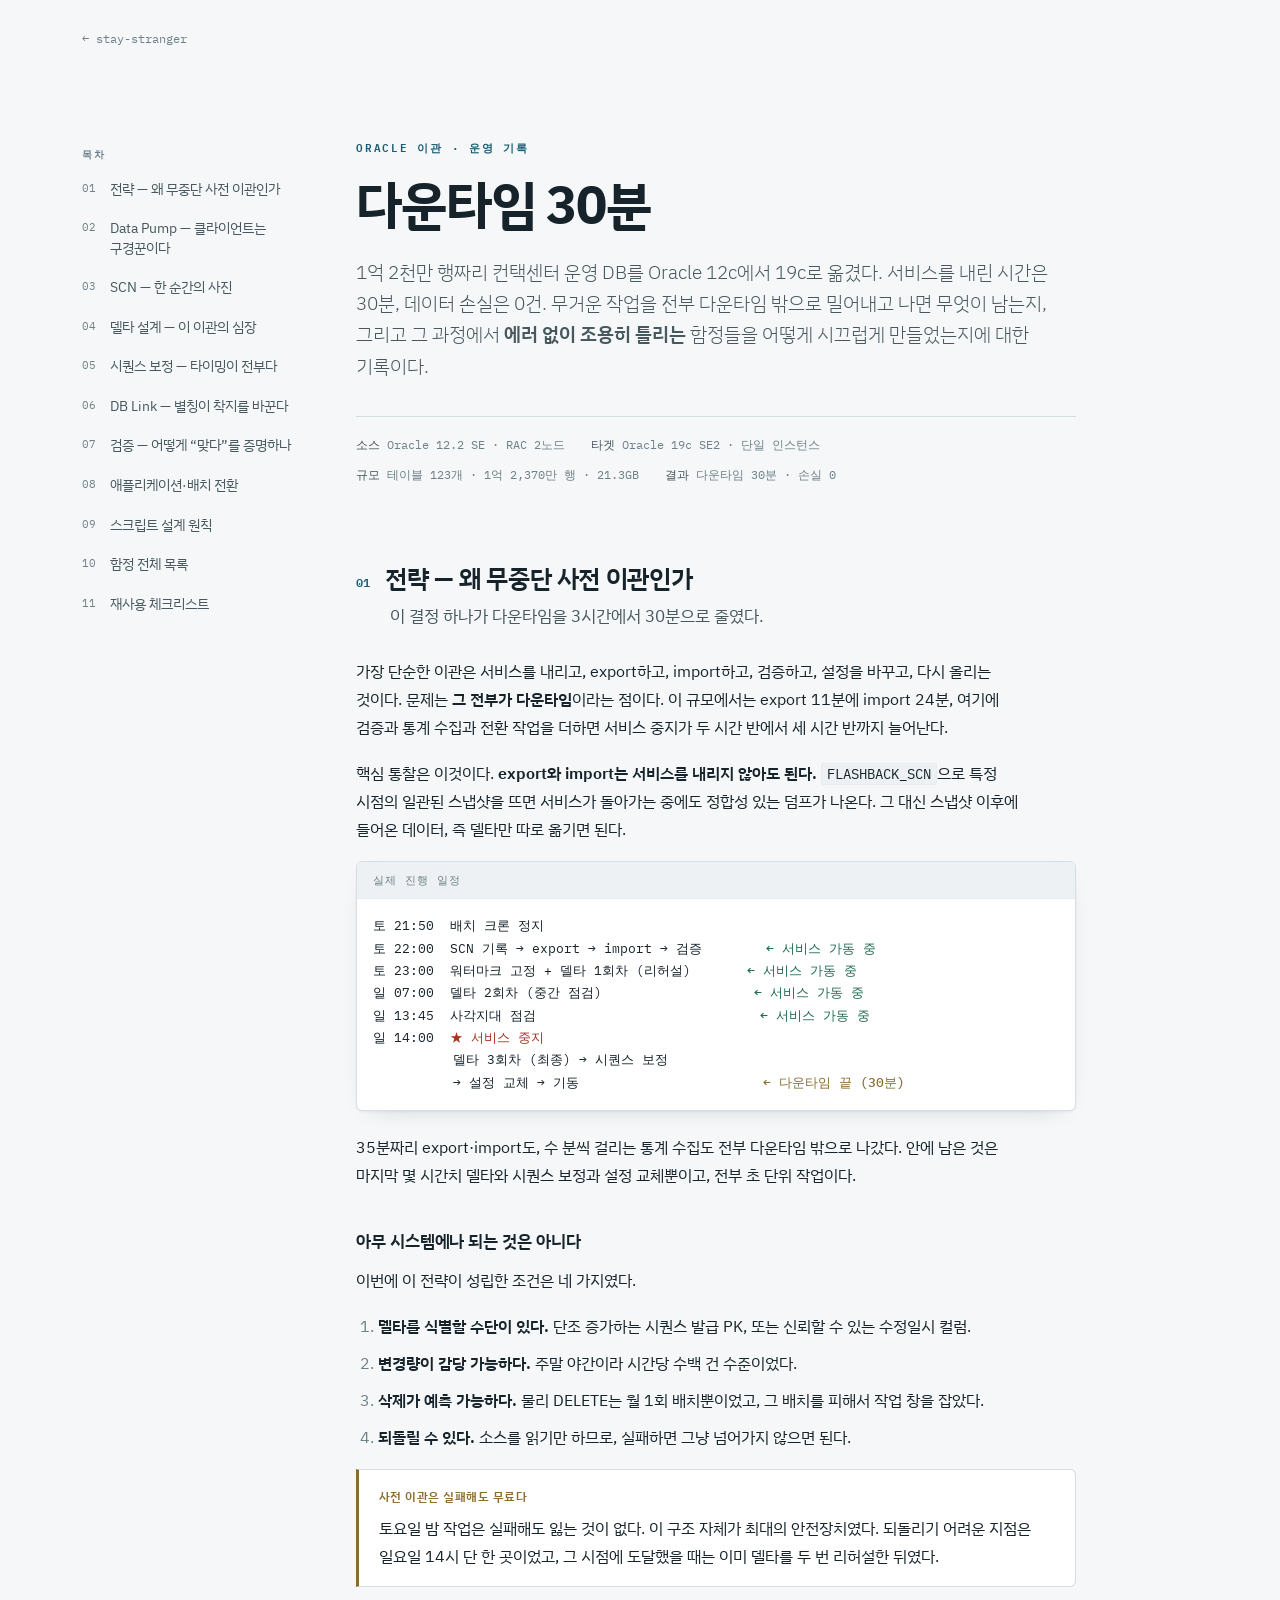
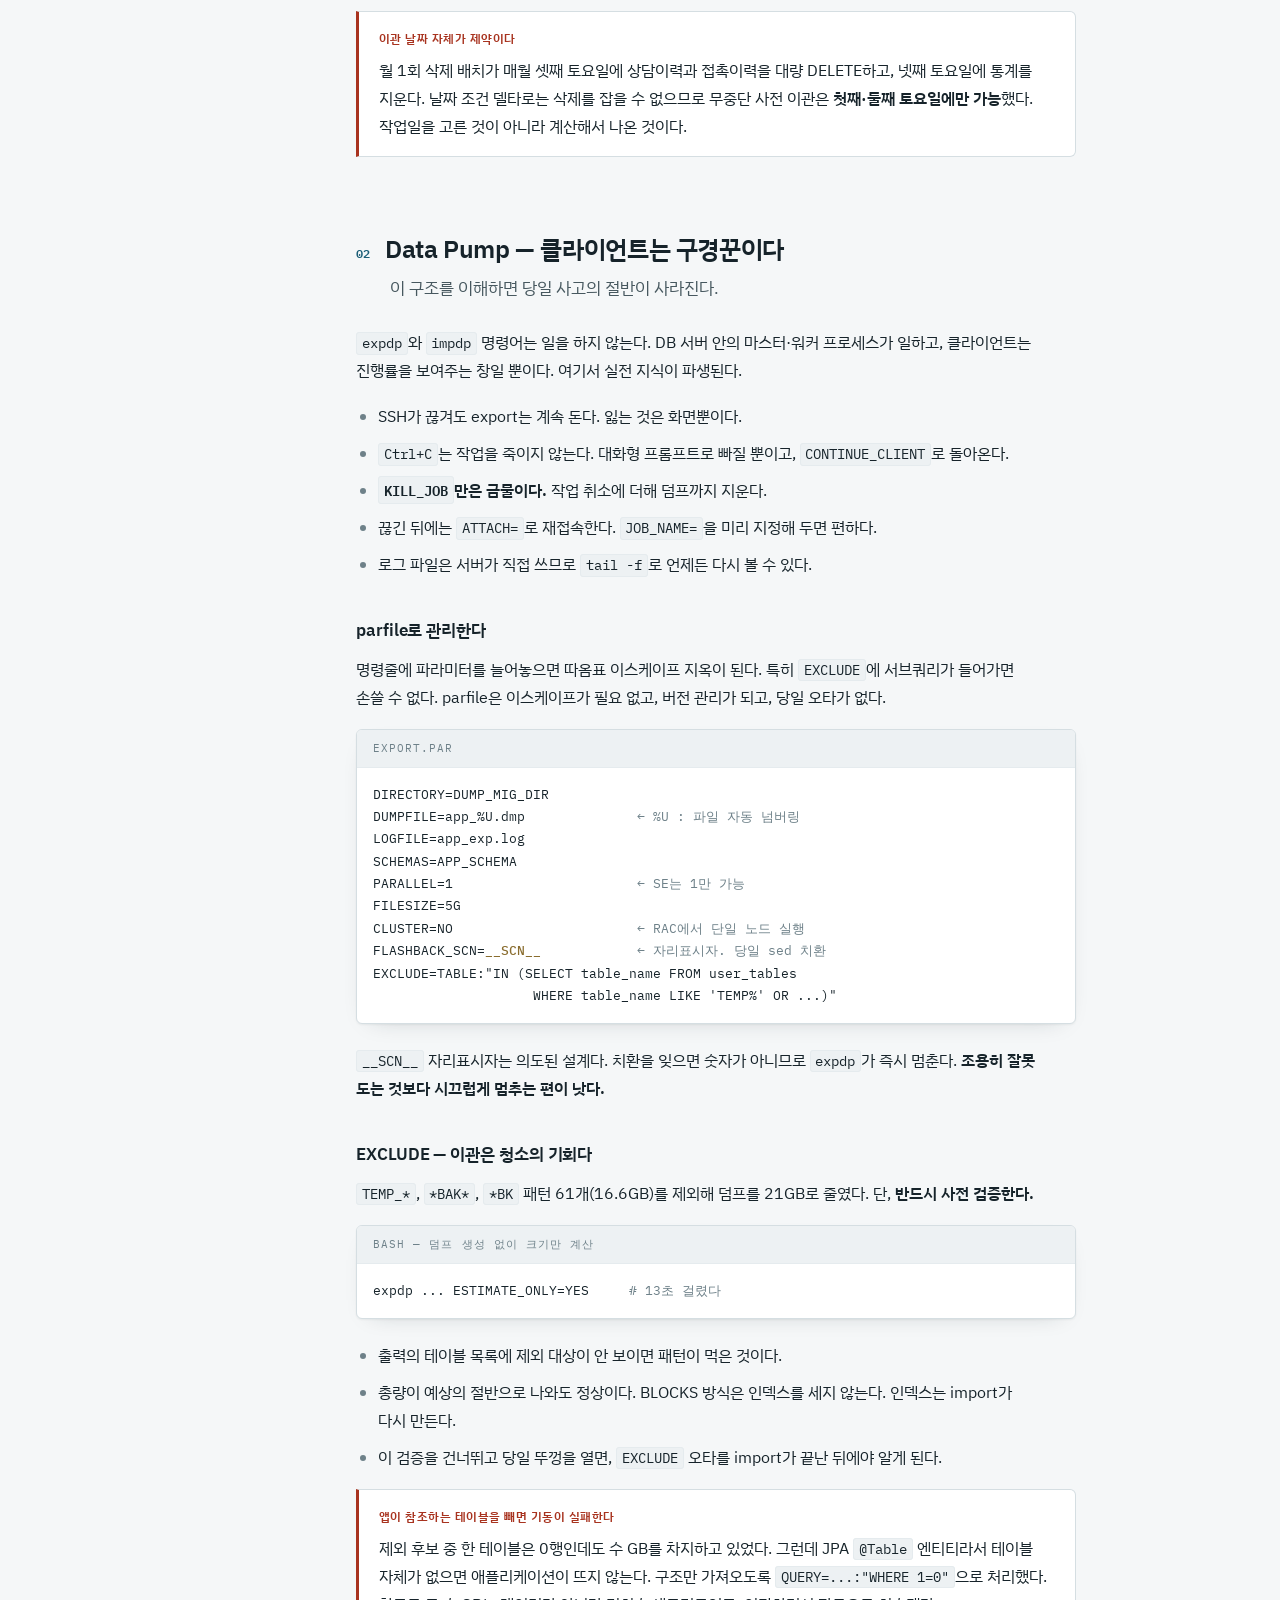
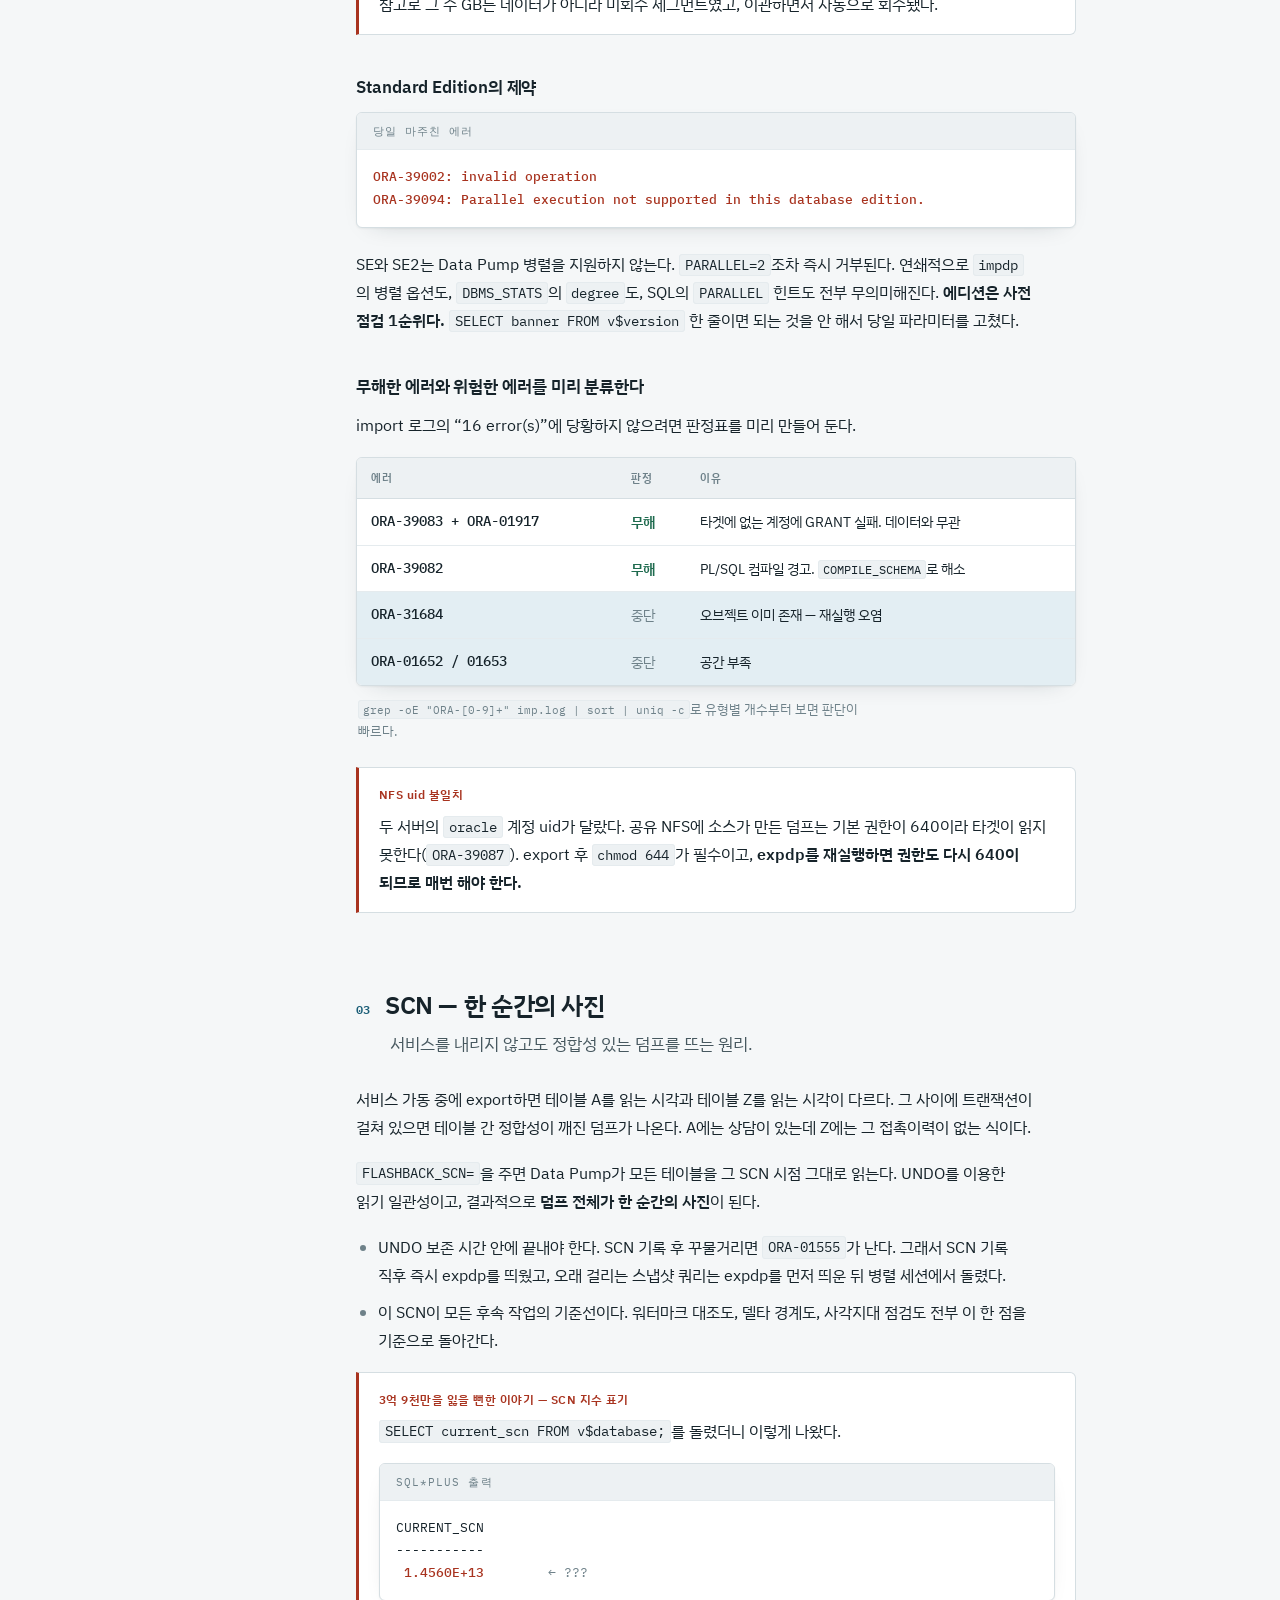
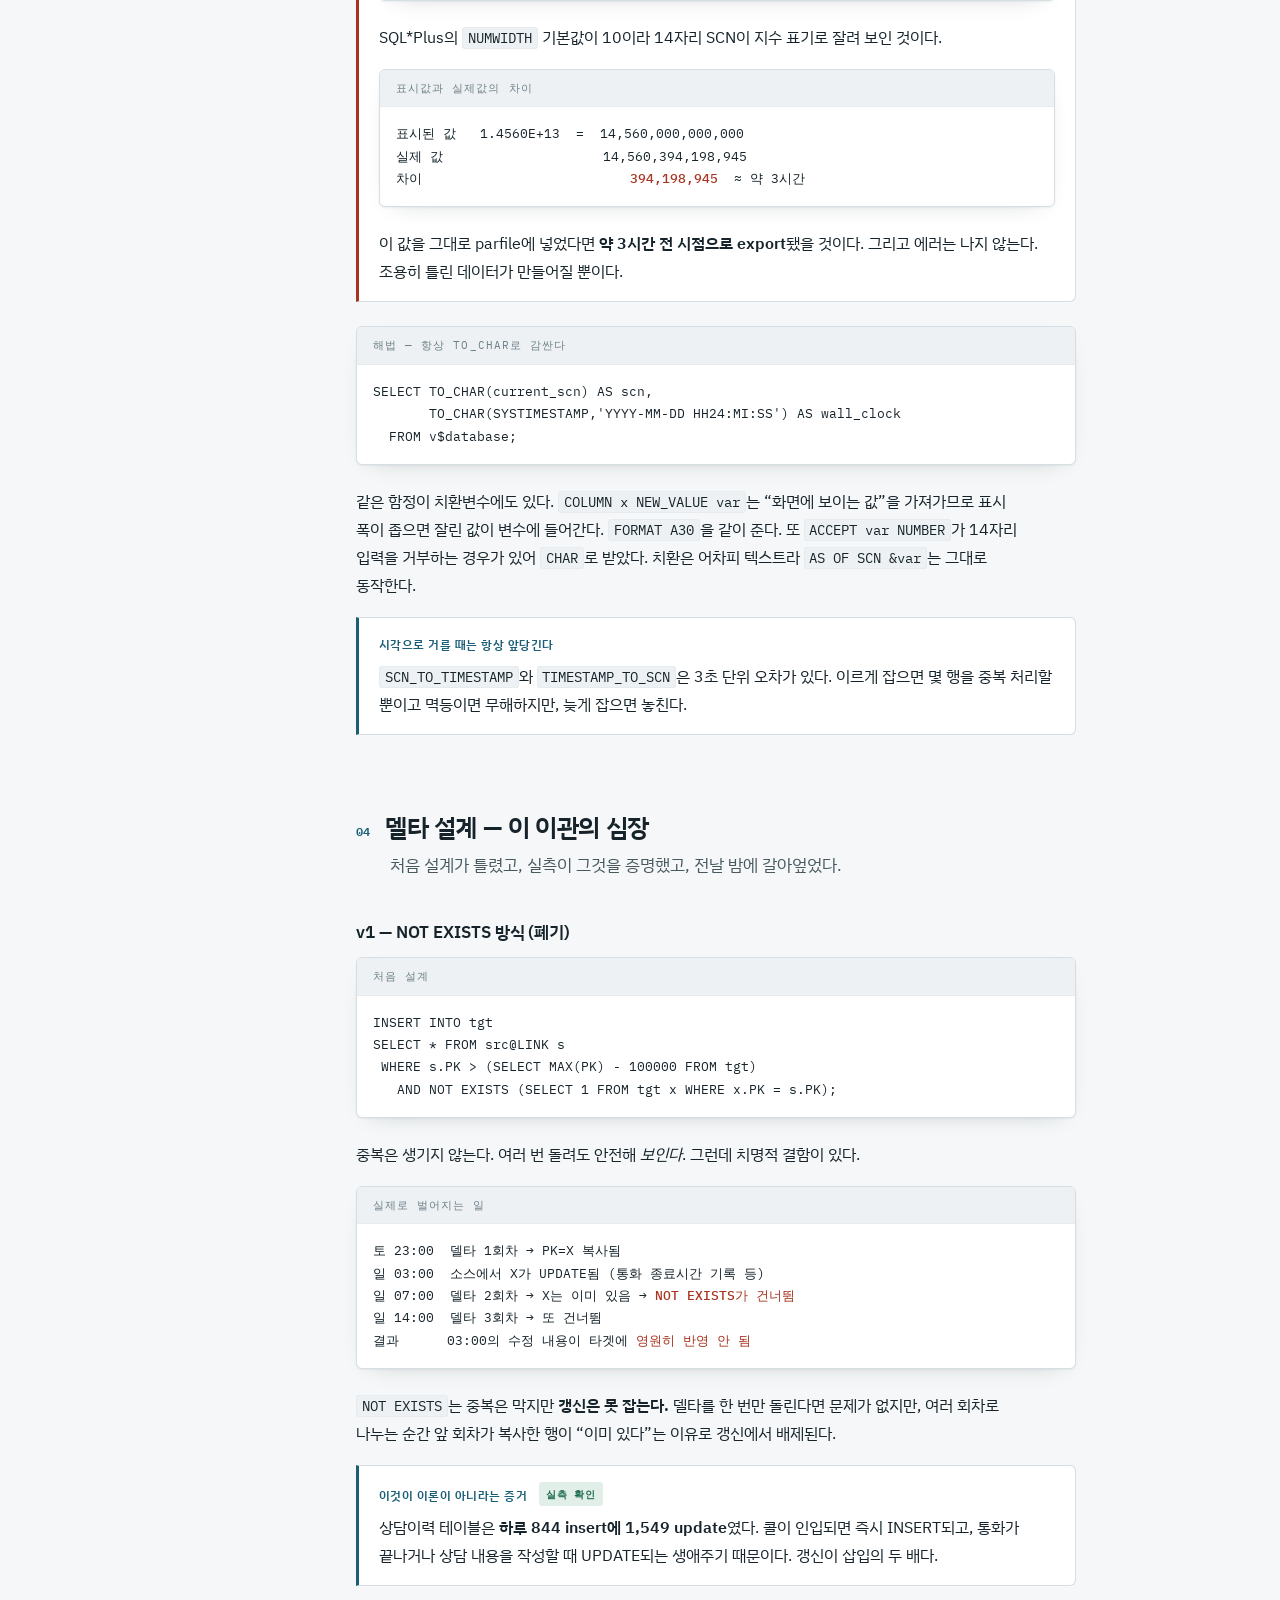
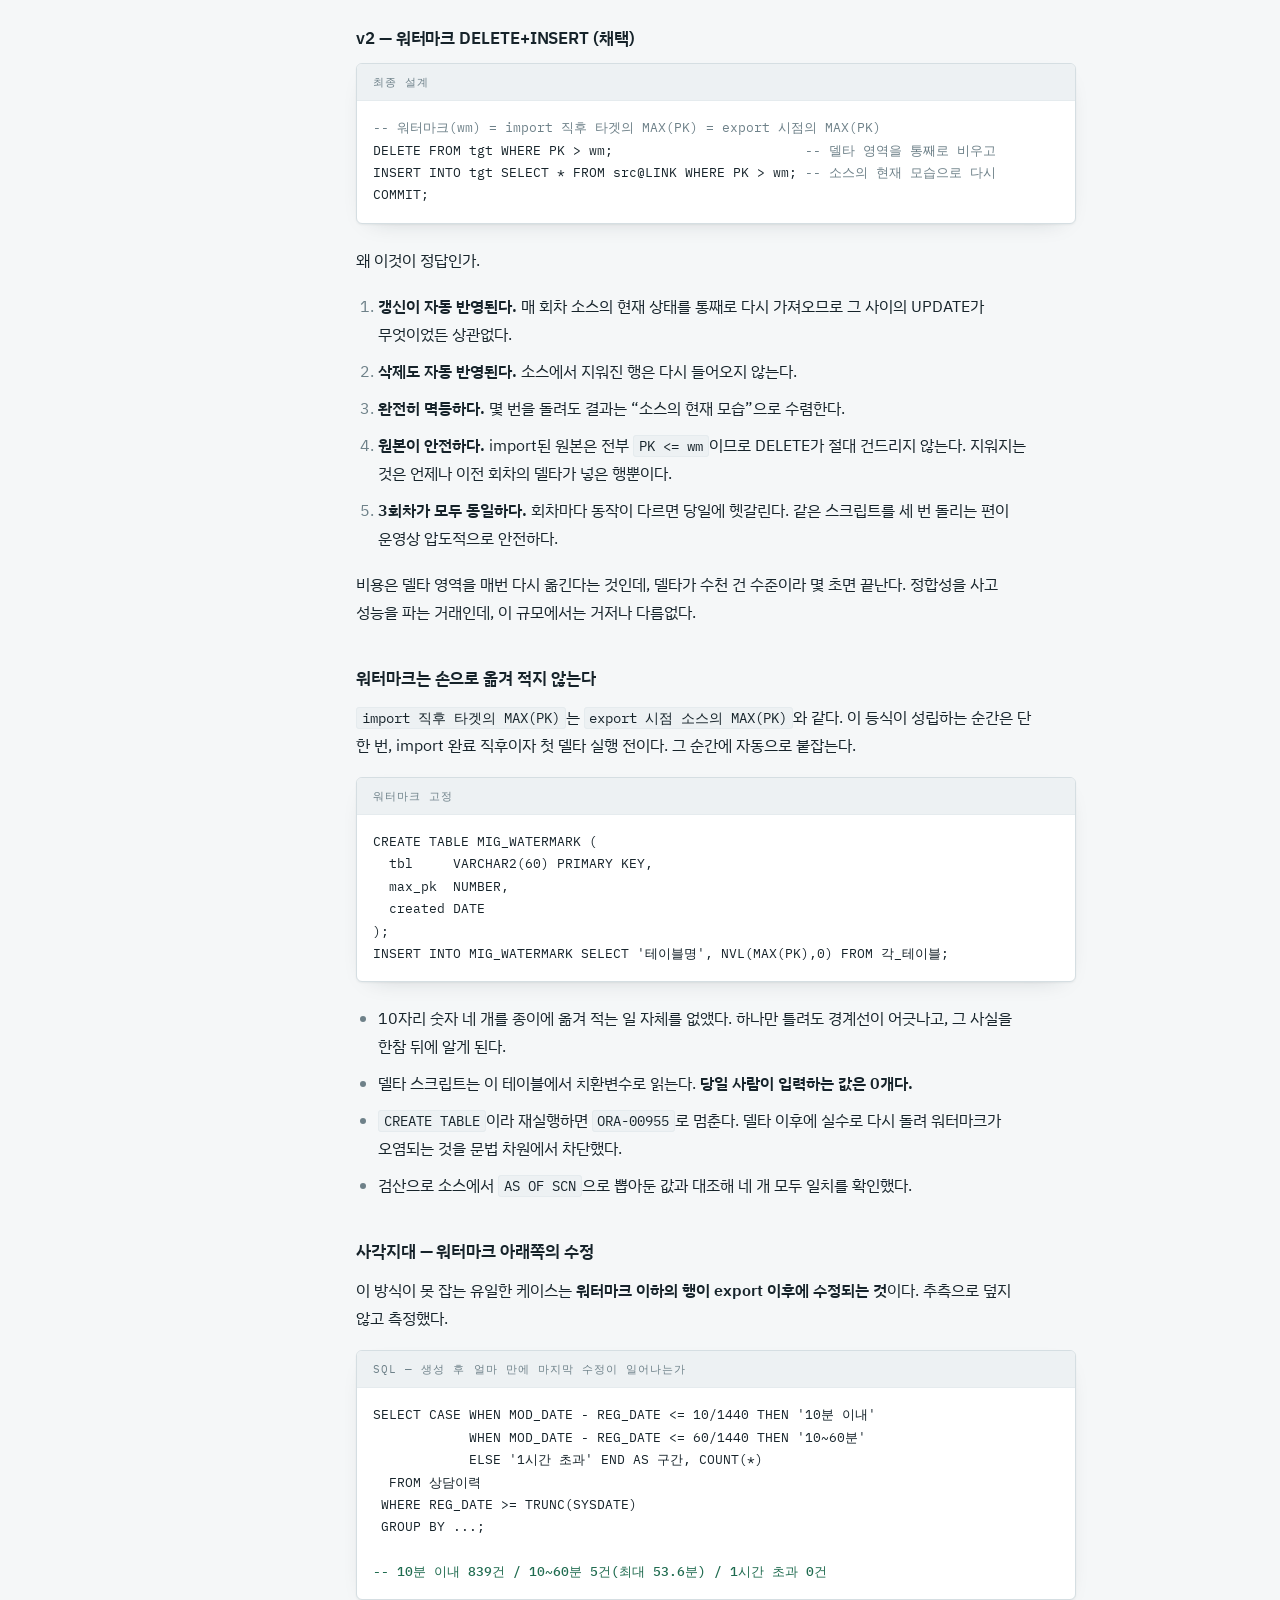
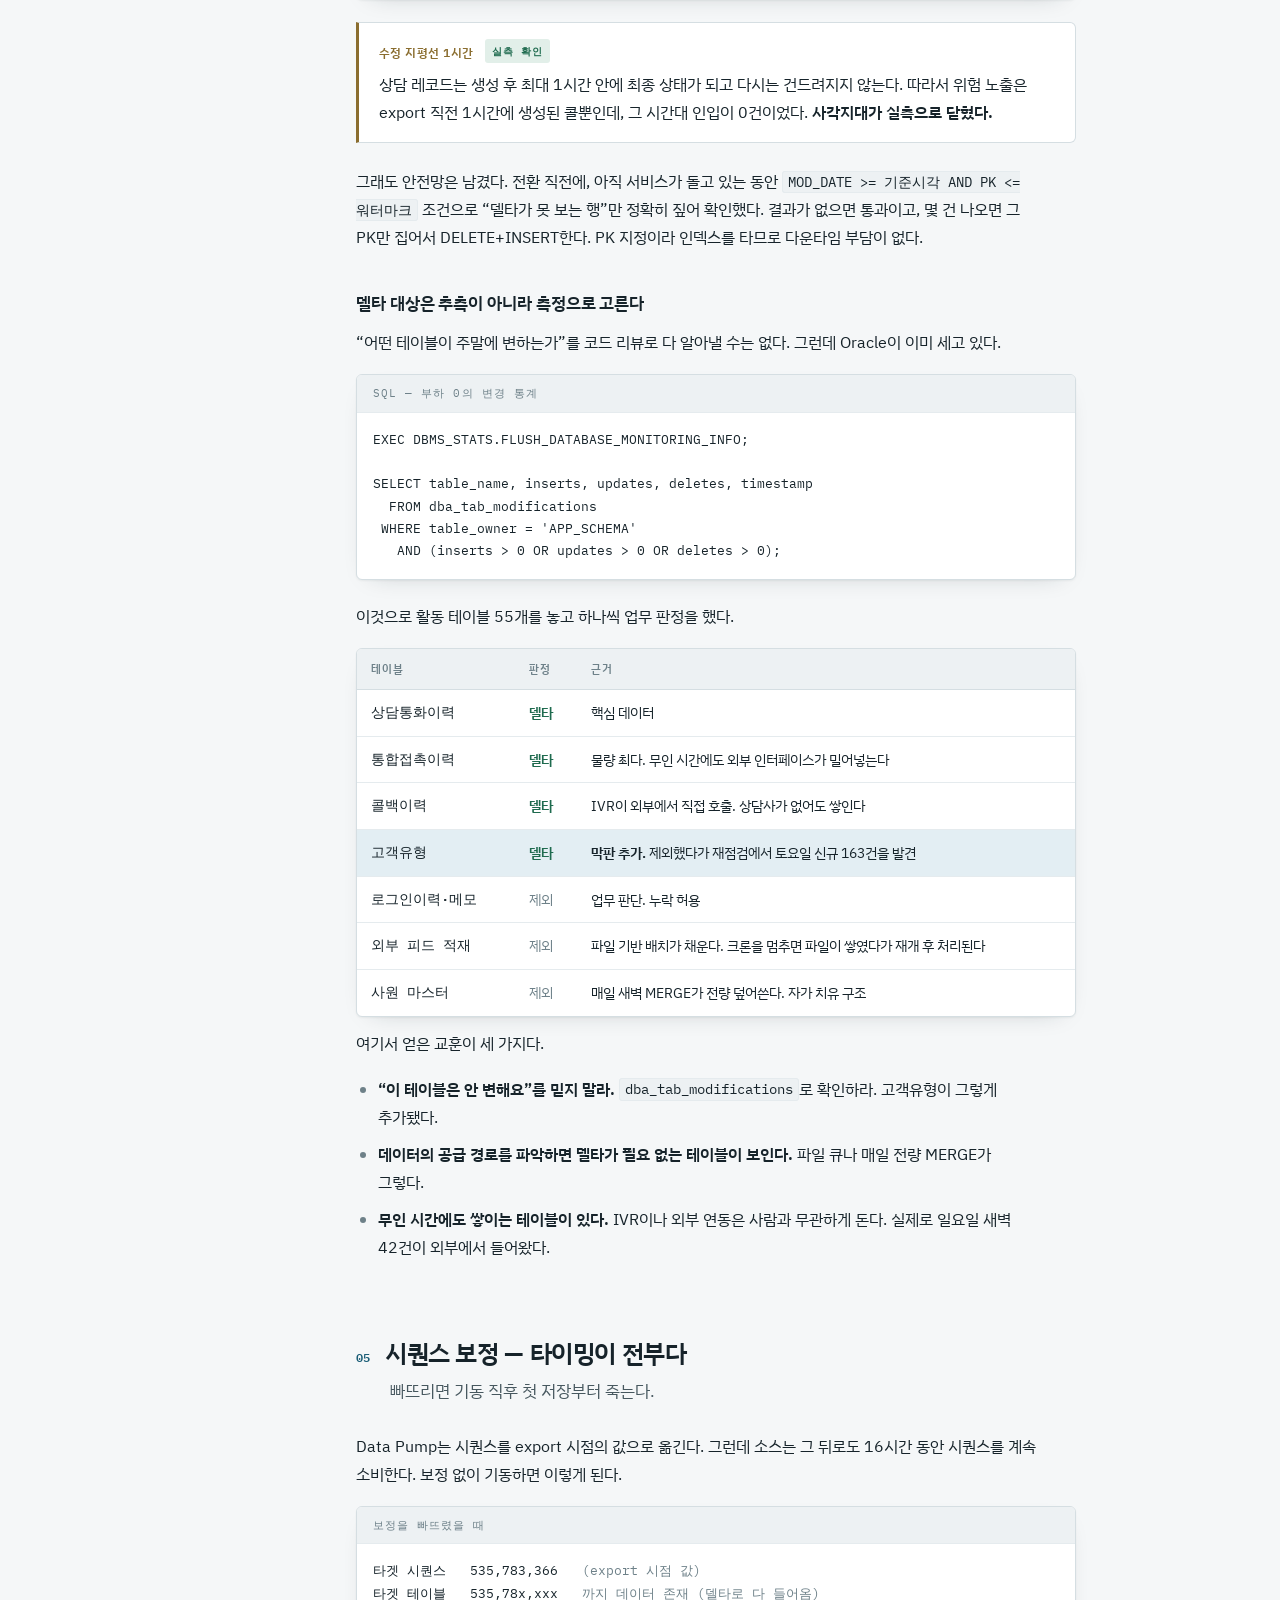
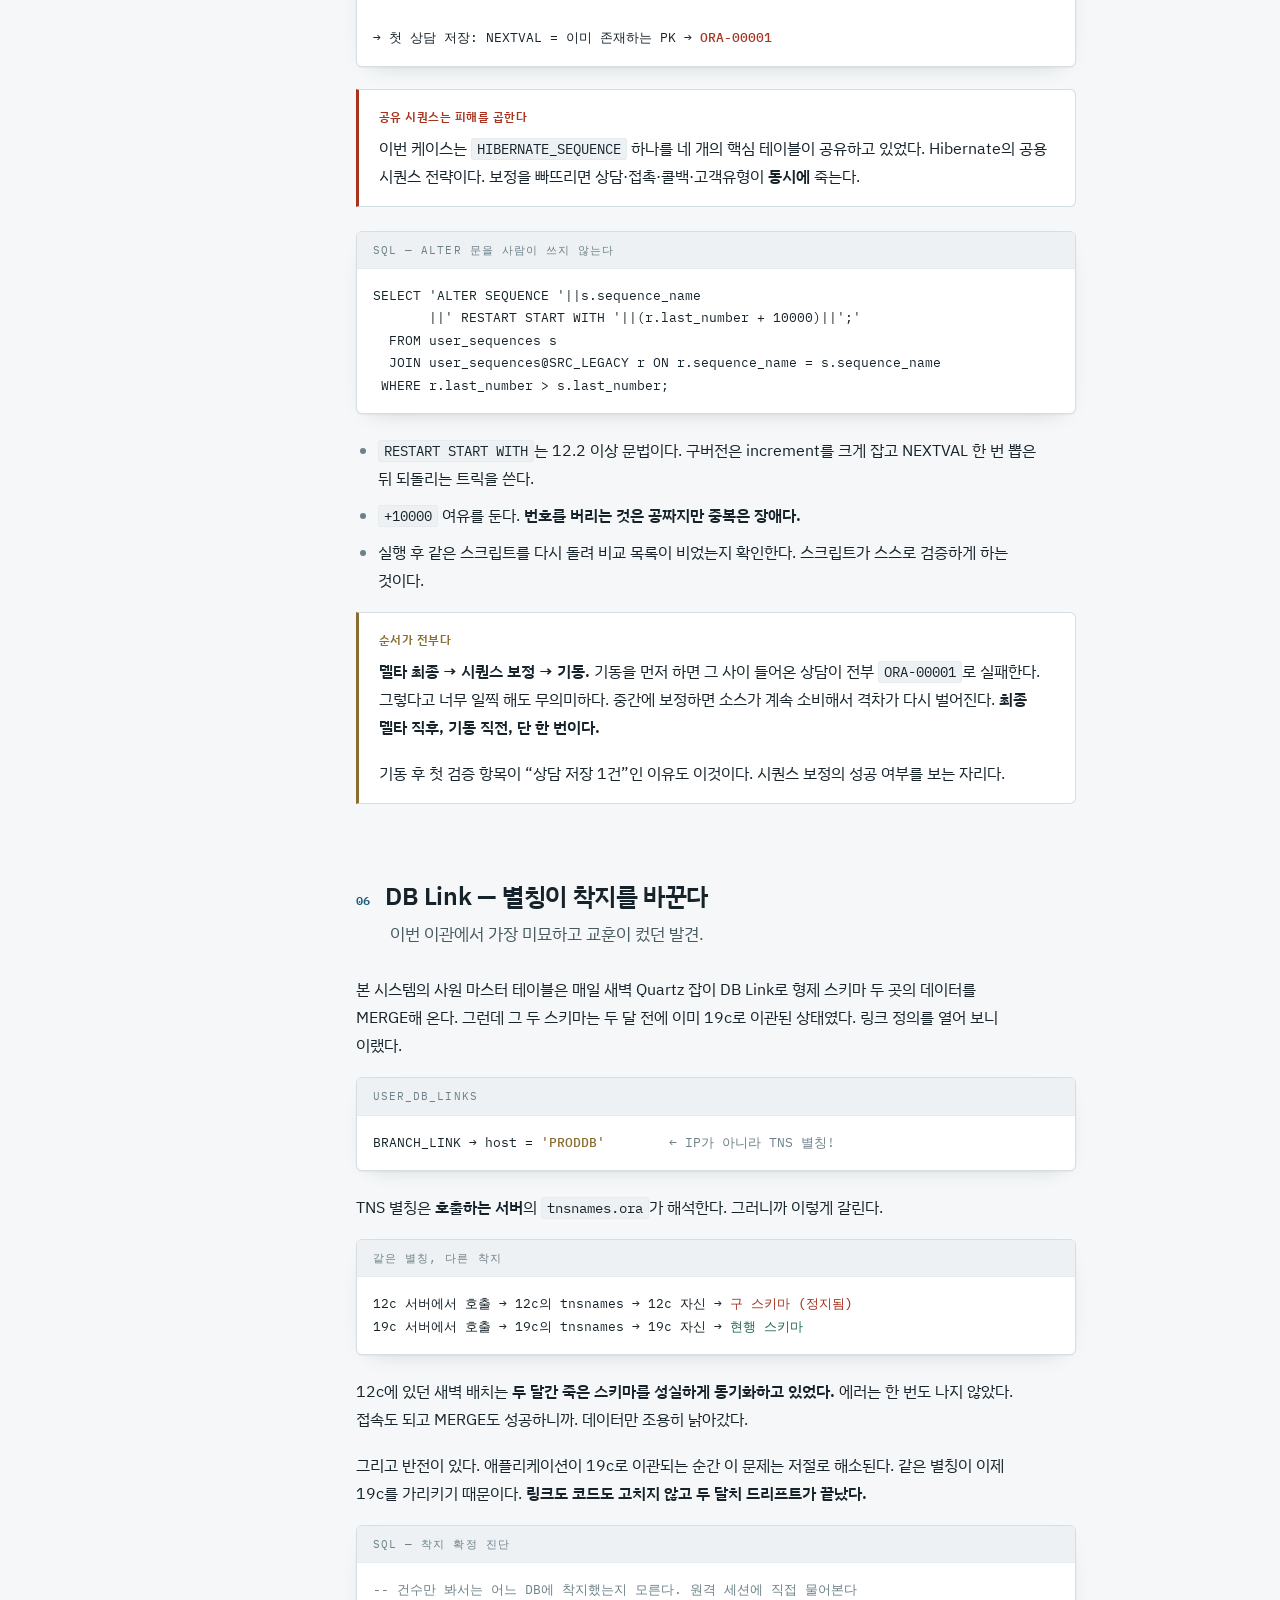
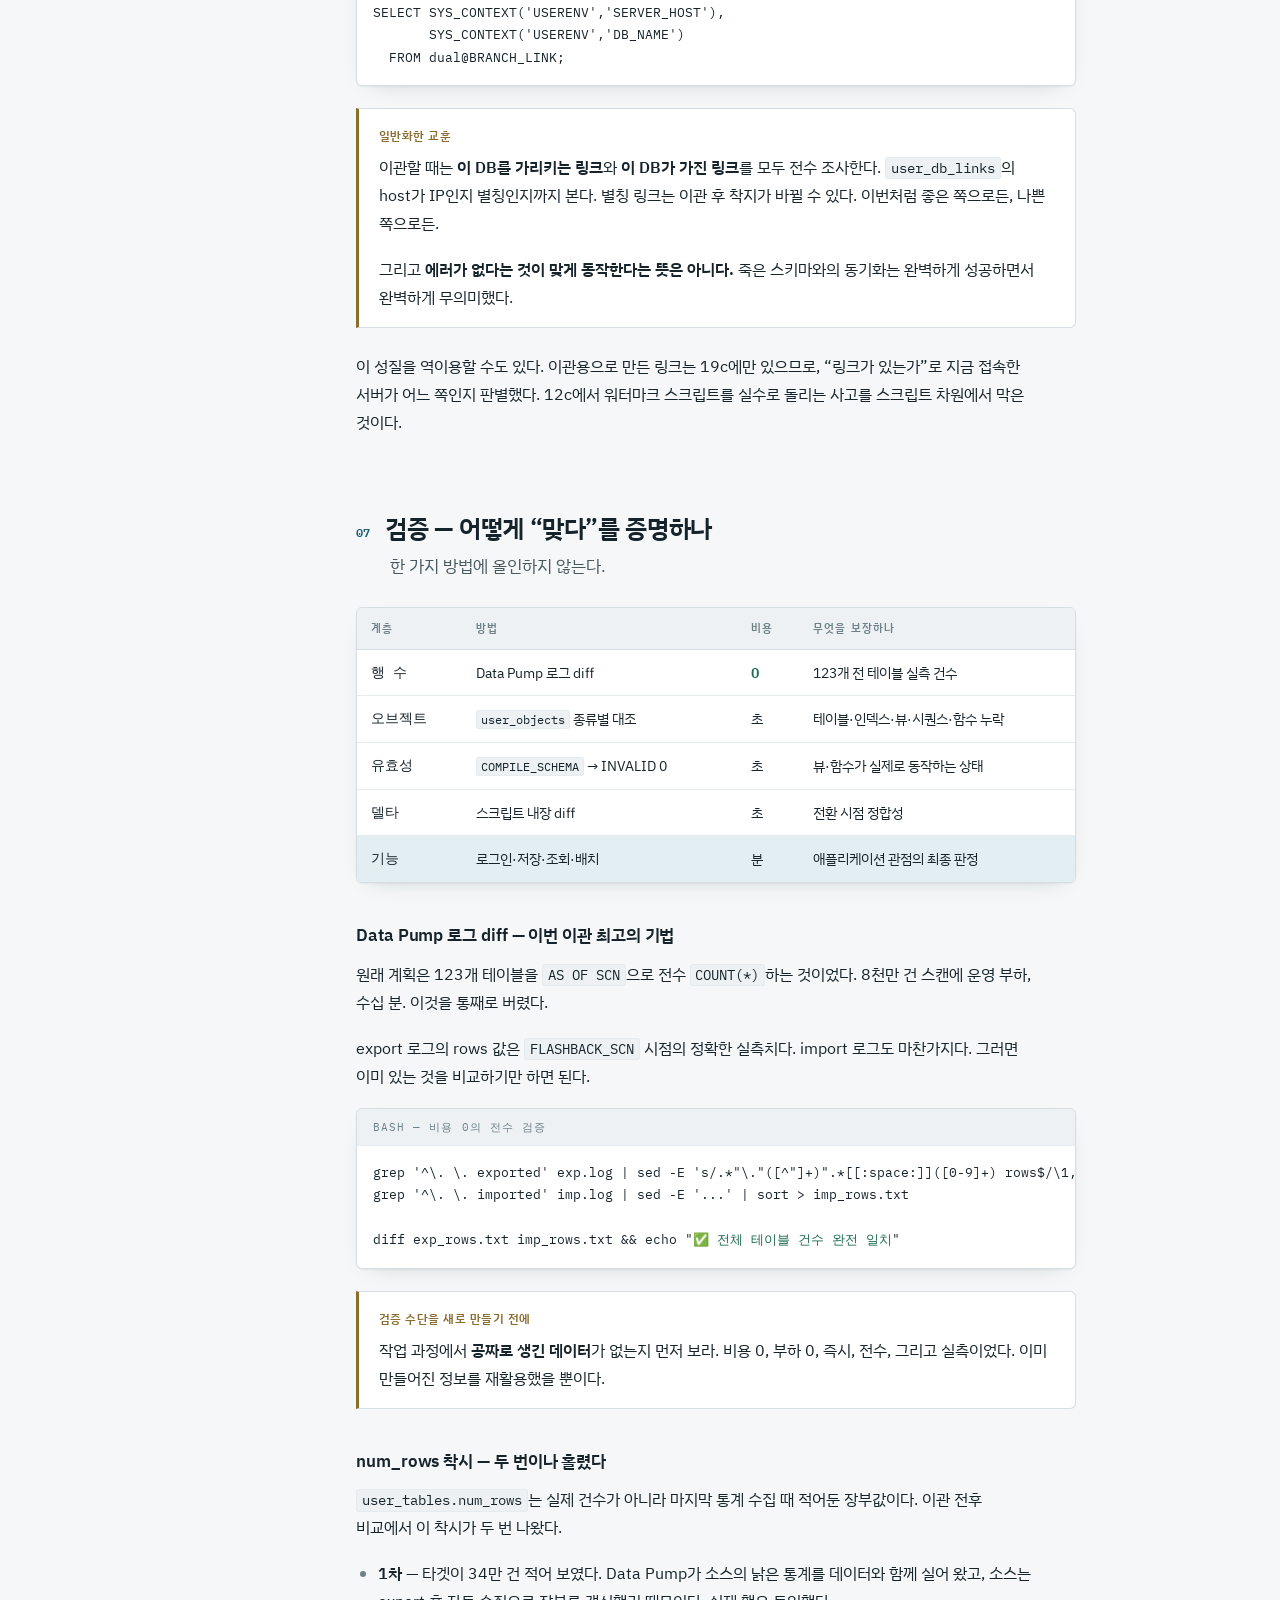
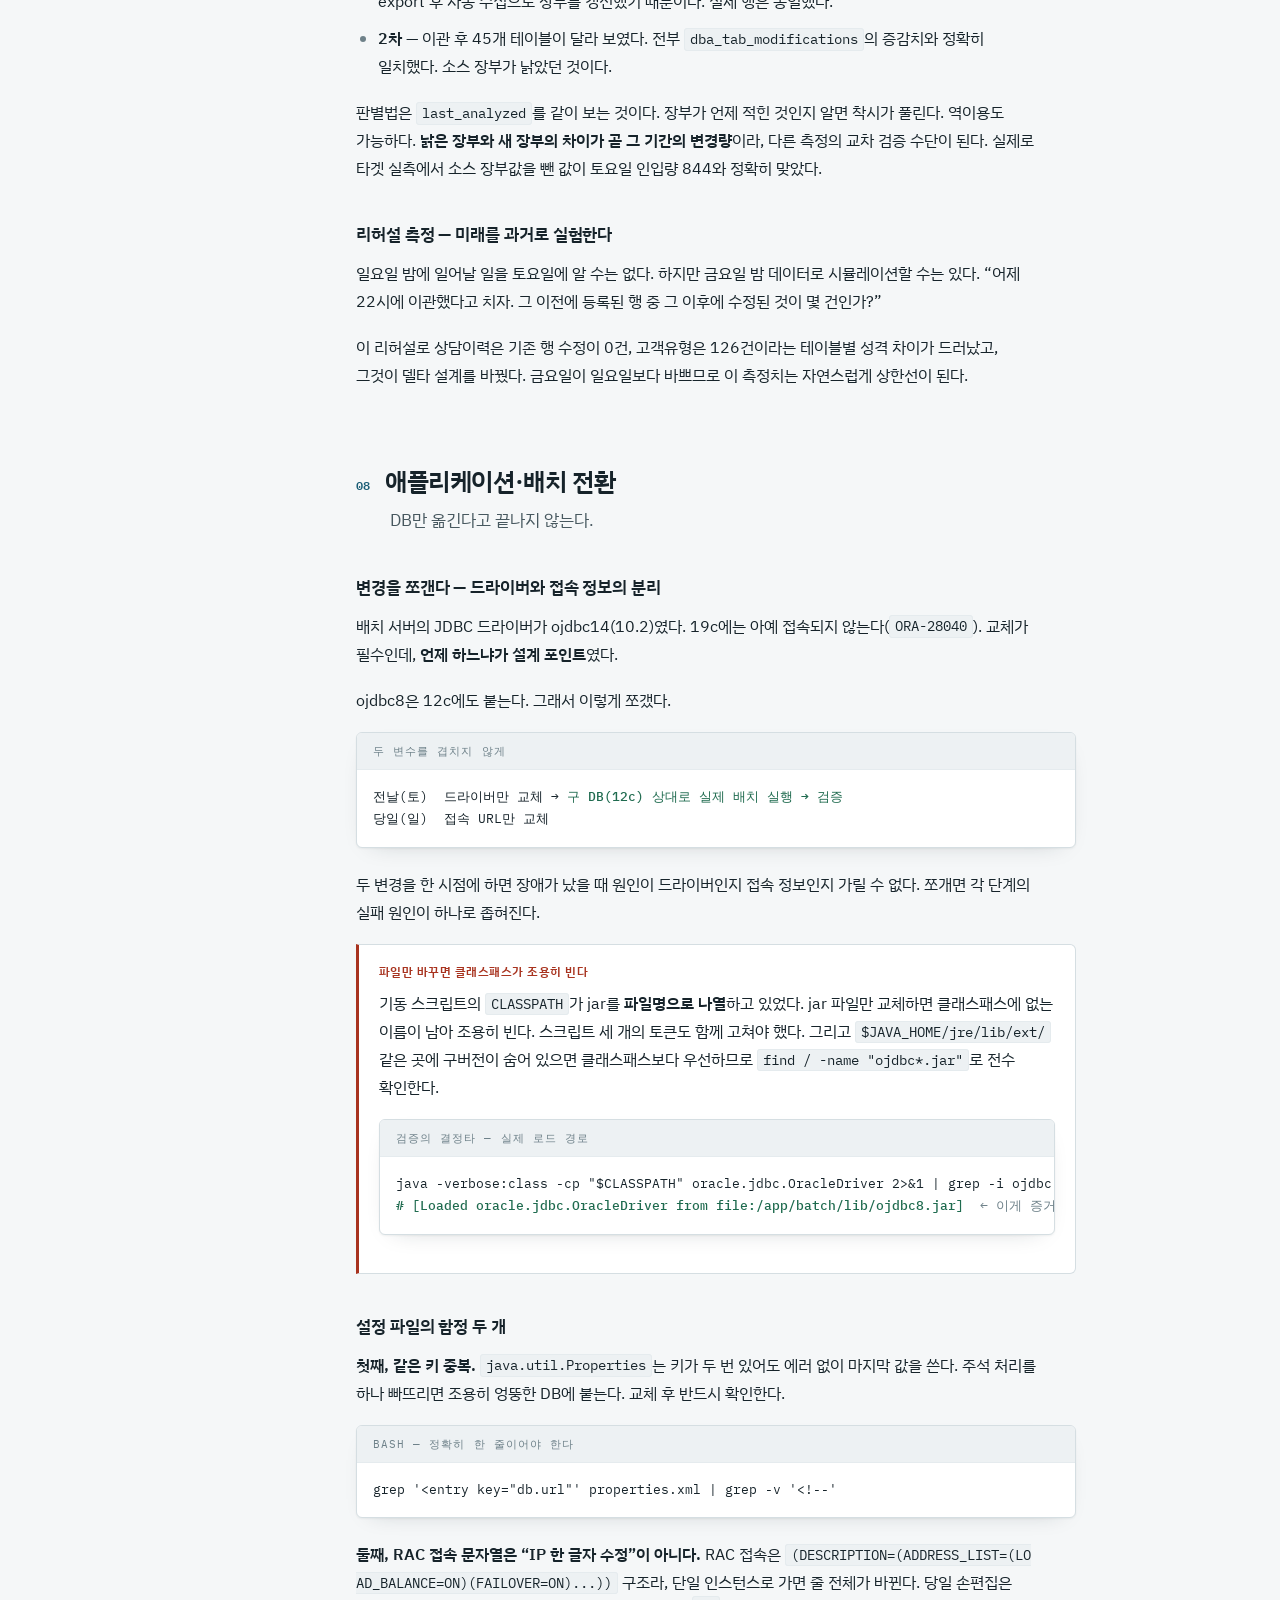
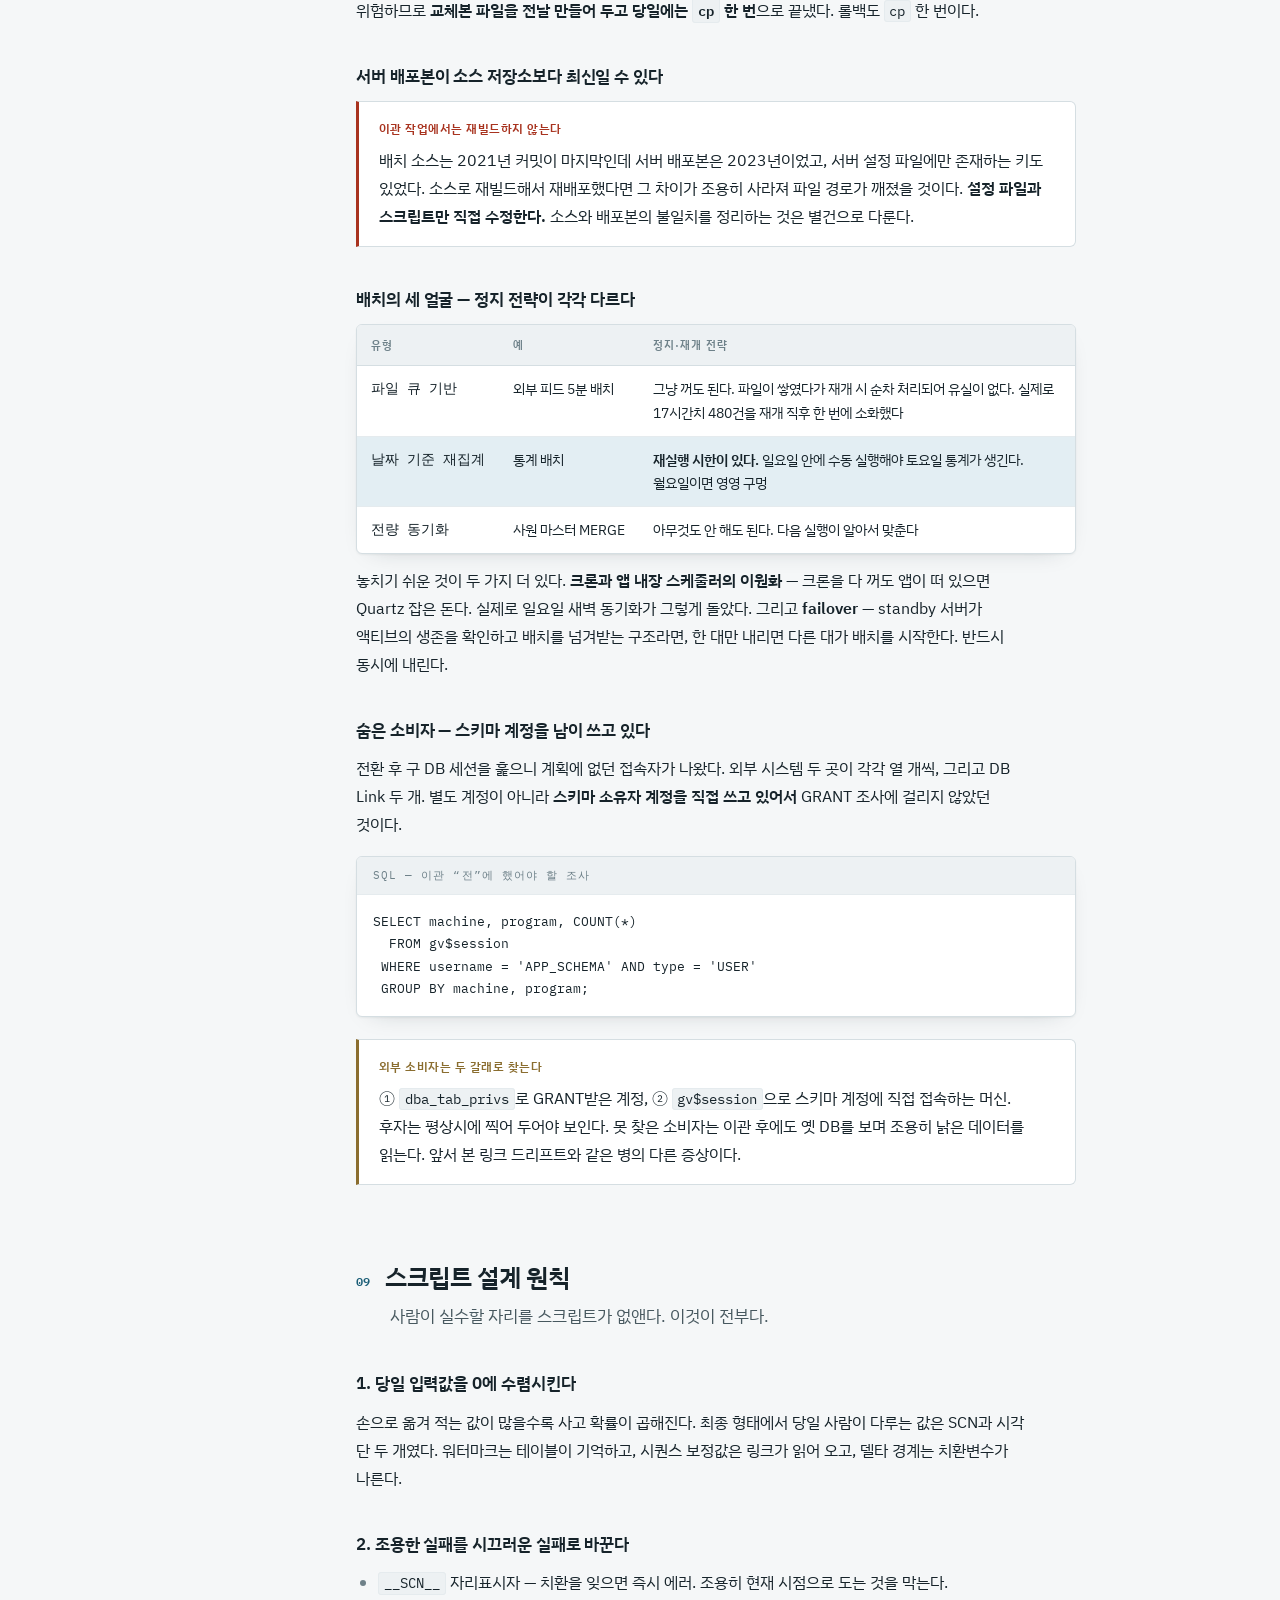
<file: ops-log/thirty-minute-downtime.html>
<!DOCTYPE html>
<html lang="ko">
<head>
<meta charset="utf-8">
<meta name="viewport" content="width=device-width, initial-scale=1">
<meta name="description" content="1억 2천만 행 Oracle 12c→19c 운영 이관을 무중단 사전 이관과 30분 전환으로 끝낸 기록. 델타 설계, SCN 스냅샷, 시퀀스 보정, 그리고 조용히 틀리는 함정들.">
<title>다운타임 30분</title>
<link rel="preconnect" href="https://fonts.googleapis.com">
<link rel="preconnect" href="https://fonts.gstatic.com" crossorigin>
<link rel="stylesheet" href="https://fonts.googleapis.com/css2?family=IBM+Plex+Mono:wght@400;500;600&family=IBM+Plex+Sans+KR:wght@300;400;500;600;700&display=swap">
<link rel="stylesheet" href="/assets/css/post.css">
</head>
<body>
<nav class="sitenav"><a href="/">← stay-stranger</a></nav>

<div class="shell">

  <nav class="toc" aria-label="목차">
    <p class="toc-label">목차</p>
    <ol>
      <li><a href="#s1">전략 — 왜 무중단 사전 이관인가</a></li>
      <li><a href="#s2">Data Pump — 클라이언트는 구경꾼이다</a></li>
      <li><a href="#s3">SCN — 한 순간의 사진</a></li>
      <li><a href="#s4">델타 설계 — 이 이관의 심장</a></li>
      <li><a href="#s5">시퀀스 보정 — 타이밍이 전부다</a></li>
      <li><a href="#s6">DB Link — 별칭이 착지를 바꾼다</a></li>
      <li><a href="#s7">검증 — 어떻게 “맞다”를 증명하나</a></li>
      <li><a href="#s8">애플리케이션·배치 전환</a></li>
      <li><a href="#s9">스크립트 설계 원칙</a></li>
      <li><a href="#s10">함정 전체 목록</a></li>
      <li><a href="#s11">재사용 체크리스트</a></li>
    </ol>
  </nav>

  <main class="doc">

    <p class="eyebrow">Oracle 이관 · 운영 기록</p>
    <h1>다운타임 30분</h1>
    <p class="standfirst">
      1억 2천만 행짜리 컨택센터 운영 DB를 Oracle 12c에서 19c로 옮겼다.
      서비스를 내린 시간은 30분, 데이터 손실은 0건. 무거운 작업을 전부 다운타임 밖으로
      밀어내고 나면 무엇이 남는지, 그리고 그 과정에서 <strong>에러 없이 조용히 틀리는</strong>
      함정들을 어떻게 시끄럽게 만들었는지에 대한 기록이다.
    </p>

    <div class="meta-strip">
      <span><b>소스</b> Oracle 12.2 SE · RAC 2노드</span>
      <span><b>타겟</b> Oracle 19c SE2 · 단일 인스턴스</span>
      <span><b>규모</b> 테이블 123개 · 1억 2,370만 행 · 21.3GB</span>
      <span><b>결과</b> 다운타임 30분 · 손실 0</span>
    </div>

    <!-- 1 -->
    <section id="s1">
      <h2><span class="num">01</span><span>전략 — 왜 무중단 사전 이관인가</span></h2>
      <p class="lede">이 결정 하나가 다운타임을 3시간에서 30분으로 줄였다.</p>

      <p>
        가장 단순한 이관은 서비스를 내리고, export하고, import하고, 검증하고, 설정을 바꾸고,
        다시 올리는 것이다. 문제는 <strong>그 전부가 다운타임</strong>이라는 점이다.
        이 규모에서는 export 11분에 import 24분, 여기에 검증과 통계 수집과 전환 작업을 더하면
        서비스 중지가 두 시간 반에서 세 시간 반까지 늘어난다.
      </p>

      <p>
        핵심 통찰은 이것이다. <strong>export와 import는 서비스를 내리지 않아도 된다.</strong>
        <code>FLASHBACK_SCN</code>으로 특정 시점의 일관된 스냅샷을 뜨면 서비스가 돌아가는 중에도
        정합성 있는 덤프가 나온다. 그 대신 스냅샷 이후에 들어온 데이터, 즉 델타만 따로 옮기면 된다.
      </p>

      <div class="code">
        <div class="code-head">실제 진행 일정</div>
<pre>토 21:50  배치 크론 정지
토 22:00  SCN 기록 → export → import → 검증        <span class="c-ok">← 서비스 가동 중</span>
토 23:00  워터마크 고정 + 델타 1회차 (리허설)       <span class="c-ok">← 서비스 가동 중</span>
일 07:00  델타 2회차 (중간 점검)                   <span class="c-ok">← 서비스 가동 중</span>
일 13:45  사각지대 점검                            <span class="c-ok">← 서비스 가동 중</span>
일 14:00  <span class="c-bad">★ 서비스 중지</span>
          델타 3회차 (최종) → 시퀀스 보정
          → 설정 교체 → 기동                       <span class="c-tar">← 다운타임 끝 (30분)</span></pre>
      </div>

      <p>
        35분짜리 export·import도, 수 분씩 걸리는 통계 수집도 전부 다운타임 밖으로 나갔다.
        안에 남은 것은 마지막 몇 시간치 델타와 시퀀스 보정과 설정 교체뿐이고, 전부 초 단위 작업이다.
      </p>

      <h3>아무 시스템에나 되는 것은 아니다</h3>
      <p>이번에 이 전략이 성립한 조건은 네 가지였다.</p>
      <ol>
        <li><strong>델타를 식별할 수단이 있다.</strong> 단조 증가하는 시퀀스 발급 PK, 또는 신뢰할 수 있는 수정일시 컬럼.</li>
        <li><strong>변경량이 감당 가능하다.</strong> 주말 야간이라 시간당 수백 건 수준이었다.</li>
        <li><strong>삭제가 예측 가능하다.</strong> 물리 DELETE는 월 1회 배치뿐이었고, 그 배치를 피해서 작업 창을 잡았다.</li>
        <li><strong>되돌릴 수 있다.</strong> 소스를 읽기만 하므로, 실패하면 그냥 넘어가지 않으면 된다.</li>
      </ol>

      <div class="note is-key">
        <p class="note-title">사전 이관은 실패해도 무료다</p>
        <p>
          토요일 밤 작업은 실패해도 잃는 것이 없다. 이 구조 자체가 최대의 안전장치였다.
          되돌리기 어려운 지점은 일요일 14시 단 한 곳이었고, 그 시점에 도달했을 때는
          이미 델타를 두 번 리허설한 뒤였다.
        </p>
      </div>

      <div class="note is-warn">
        <p class="note-title">이관 날짜 자체가 제약이다</p>
        <p>
          월 1회 삭제 배치가 매월 셋째 토요일에 상담이력과 접촉이력을 대량 DELETE하고,
          넷째 토요일에 통계를 지운다. 날짜 조건 델타로는 삭제를 잡을 수 없으므로
          무중단 사전 이관은 <strong>첫째·둘째 토요일에만 가능</strong>했다.
          작업일을 고른 것이 아니라 계산해서 나온 것이다.
        </p>
      </div>
    </section>

    <!-- 2 -->
    <section id="s2">
      <h2><span class="num">02</span><span>Data Pump — 클라이언트는 구경꾼이다</span></h2>
      <p class="lede">이 구조를 이해하면 당일 사고의 절반이 사라진다.</p>

      <p>
        <code>expdp</code>와 <code>impdp</code> 명령어는 일을 하지 않는다. DB 서버 안의 마스터·워커
        프로세스가 일하고, 클라이언트는 진행률을 보여주는 창일 뿐이다. 여기서 실전 지식이 파생된다.
      </p>

      <ul>
        <li>SSH가 끊겨도 export는 계속 돈다. 잃는 것은 화면뿐이다.</li>
        <li><code>Ctrl+C</code>는 작업을 죽이지 않는다. 대화형 프롬프트로 빠질 뿐이고, <code>CONTINUE_CLIENT</code>로 돌아온다.</li>
        <li><strong><code>KILL_JOB</code>만은 금물이다.</strong> 작업 취소에 더해 덤프까지 지운다.</li>
        <li>끊긴 뒤에는 <code>ATTACH=</code>로 재접속한다. <code>JOB_NAME=</code>을 미리 지정해 두면 편하다.</li>
        <li>로그 파일은 서버가 직접 쓰므로 <code>tail -f</code>로 언제든 다시 볼 수 있다.</li>
      </ul>

      <h3>parfile로 관리한다</h3>
      <p>
        명령줄에 파라미터를 늘어놓으면 따옴표 이스케이프 지옥이 된다. 특히 <code>EXCLUDE</code>에
        서브쿼리가 들어가면 손쓸 수 없다. parfile은 이스케이프가 필요 없고, 버전 관리가 되고,
        당일 오타가 없다.
      </p>

      <div class="code">
        <div class="code-head">export.par</div>
<pre>DIRECTORY=DUMP_MIG_DIR
DUMPFILE=app_%U.dmp              <span class="c-dim">← %U : 파일 자동 넘버링</span>
LOGFILE=app_exp.log
SCHEMAS=APP_SCHEMA
PARALLEL=1                       <span class="c-dim">← SE는 1만 가능</span>
FILESIZE=5G
CLUSTER=NO                       <span class="c-dim">← RAC에서 단일 노드 실행</span>
FLASHBACK_SCN=<span class="c-tar">__SCN__</span>            <span class="c-dim">← 자리표시자. 당일 sed 치환</span>
EXCLUDE=TABLE:"IN (SELECT table_name FROM user_tables
                    WHERE table_name LIKE 'TEMP%' OR ...)"</pre>
      </div>

      <p>
        <code>__SCN__</code> 자리표시자는 의도된 설계다. 치환을 잊으면 숫자가 아니므로
        <code>expdp</code>가 즉시 멈춘다. <strong>조용히 잘못 도는 것보다 시끄럽게 멈추는 편이 낫다.</strong>
      </p>

      <h3>EXCLUDE — 이관은 청소의 기회다</h3>
      <p>
        <code>TEMP_*</code>, <code>*BAK*</code>, <code>*BK</code> 패턴 61개(16.6GB)를 제외해
        덤프를 21GB로 줄였다. 단, <strong>반드시 사전 검증한다.</strong>
      </p>

      <div class="code">
        <div class="code-head">bash — 덤프 생성 없이 크기만 계산</div>
<pre>expdp ... ESTIMATE_ONLY=YES     <span class="c-dim"># 13초 걸렸다</span></pre>
      </div>

      <ul>
        <li>출력의 테이블 목록에 제외 대상이 안 보이면 패턴이 먹은 것이다.</li>
        <li>총량이 예상의 절반으로 나와도 정상이다. BLOCKS 방식은 인덱스를 세지 않는다. 인덱스는 import가 다시 만든다.</li>
        <li>이 검증을 건너뛰고 당일 뚜껑을 열면, <code>EXCLUDE</code> 오타를 import가 끝난 뒤에야 알게 된다.</li>
      </ul>

      <div class="note is-warn">
        <p class="note-title">앱이 참조하는 테이블을 빼면 기동이 실패한다</p>
        <p>
          제외 후보 중 한 테이블은 0행인데도 수 GB를 차지하고 있었다. 그런데 JPA
          <code>@Table</code> 엔티티라서 테이블 자체가 없으면 애플리케이션이 뜨지 않는다.
          구조만 가져오도록 <code>QUERY=...:"WHERE 1=0"</code>으로 처리했다.
          참고로 그 수 GB는 데이터가 아니라 미회수 세그먼트였고, 이관하면서 자동으로 회수됐다.
        </p>
      </div>

      <h3>Standard Edition의 제약</h3>
      <div class="code">
        <div class="code-head">당일 마주친 에러</div>
<pre><span class="c-bad">ORA-39002: invalid operation</span>
<span class="c-bad">ORA-39094: Parallel execution not supported in this database edition.</span></pre>
      </div>

      <p>
        SE와 SE2는 Data Pump 병렬을 지원하지 않는다. <code>PARALLEL=2</code>조차 즉시 거부된다.
        연쇄적으로 <code>impdp</code>의 병렬 옵션도, <code>DBMS_STATS</code>의
        <code>degree</code>도, SQL의 <code>PARALLEL</code> 힌트도 전부 무의미해진다.
        <strong>에디션은 사전 점검 1순위다.</strong> <code>SELECT banner FROM v$version</code> 한 줄이면
        되는 것을 안 해서 당일 파라미터를 고쳤다.
      </p>

      <h3>무해한 에러와 위험한 에러를 미리 분류한다</h3>
      <p>
        import 로그의 “16 error(s)”에 당황하지 않으려면 판정표를 미리 만들어 둔다.
      </p>

      <div class="table-wrap">
        <table>
          <thead><tr><th>에러</th><th>판정</th><th class="wrap">이유</th></tr></thead>
          <tbody>
            <tr><td class="scope-name">ORA-39083 + ORA-01917</td><td class="yes">무해</td><td class="wrap">타겟에 없는 계정에 GRANT 실패. 데이터와 무관</td></tr>
            <tr><td class="scope-name">ORA-39082</td><td class="yes">무해</td><td class="wrap">PL/SQL 컴파일 경고. <code>COMPILE_SCHEMA</code>로 해소</td></tr>
            <tr class="row-hi"><td class="scope-name">ORA-31684</td><td class="no">중단</td><td class="wrap">오브젝트 이미 존재 — 재실행 오염</td></tr>
            <tr class="row-hi"><td class="scope-name">ORA-01652 / 01653</td><td class="no">중단</td><td class="wrap">공간 부족</td></tr>
          </tbody>
        </table>
      </div>
      <p class="cap"><code>grep -oE "ORA-[0-9]+" imp.log | sort | uniq -c</code>로 유형별 개수부터 보면 판단이 빠르다.</p>

      <div class="note is-warn">
        <p class="note-title">NFS uid 불일치</p>
        <p>
          두 서버의 <code>oracle</code> 계정 uid가 달랐다. 공유 NFS에 소스가 만든 덤프는 기본 권한이
          640이라 타겟이 읽지 못한다(<code>ORA-39087</code>). export 후 <code>chmod 644</code>가
          필수이고, <strong>expdp를 재실행하면 권한도 다시 640이 되므로 매번 해야 한다.</strong>
        </p>
      </div>
    </section>

    <!-- 3 -->
    <section id="s3">
      <h2><span class="num">03</span><span>SCN — 한 순간의 사진</span></h2>
      <p class="lede">서비스를 내리지 않고도 정합성 있는 덤프를 뜨는 원리.</p>

      <p>
        서비스 가동 중에 export하면 테이블 A를 읽는 시각과 테이블 Z를 읽는 시각이 다르다.
        그 사이에 트랜잭션이 걸쳐 있으면 테이블 간 정합성이 깨진 덤프가 나온다.
        A에는 상담이 있는데 Z에는 그 접촉이력이 없는 식이다.
      </p>

      <p>
        <code>FLASHBACK_SCN=</code>을 주면 Data Pump가 모든 테이블을 그 SCN 시점 그대로 읽는다.
        UNDO를 이용한 읽기 일관성이고, 결과적으로 <strong>덤프 전체가 한 순간의 사진</strong>이 된다.
      </p>

      <ul>
        <li>UNDO 보존 시간 안에 끝내야 한다. SCN 기록 후 꾸물거리면 <code>ORA-01555</code>가 난다. 그래서 SCN 기록 직후 즉시 expdp를 띄웠고, 오래 걸리는 스냅샷 쿼리는 expdp를 먼저 띄운 뒤 병렬 세션에서 돌렸다.</li>
        <li>이 SCN이 모든 후속 작업의 기준선이다. 워터마크 대조도, 델타 경계도, 사각지대 점검도 전부 이 한 점을 기준으로 돌아간다.</li>
      </ul>

      <div class="note is-warn">
        <p class="note-title">3억 9천만을 잃을 뻔한 이야기 — SCN 지수 표기</p>
        <p><code>SELECT current_scn FROM v$database;</code>를 돌렸더니 이렇게 나왔다.</p>
        <div class="code" style="margin-top:14px;">
          <div class="code-head">SQL*Plus 출력</div>
<pre>CURRENT_SCN
-----------
 <span class="c-bad">1.4560E+13</span>        <span class="c-dim">← ???</span></pre>
        </div>
        <p>
          SQL*Plus의 <code>NUMWIDTH</code> 기본값이 10이라 14자리 SCN이 지수 표기로 잘려 보인 것이다.
        </p>
        <div class="code" style="margin-top:14px;">
          <div class="code-head">표시값과 실제값의 차이</div>
<pre>표시된 값   1.4560E+13  =  14,560,000,000,000
실제 값                    14,560,394,198,945
차이                          <span class="c-bad">394,198,945</span>  ≈ 약 3시간</pre>
        </div>
        <p>
          이 값을 그대로 parfile에 넣었다면 <strong>약 3시간 전 시점으로 export</strong>됐을 것이다.
          그리고 에러는 나지 않는다. 조용히 틀린 데이터가 만들어질 뿐이다.
        </p>
      </div>

      <div class="code">
        <div class="code-head">해법 — 항상 TO_CHAR로 감싼다</div>
<pre>SELECT TO_CHAR(current_scn) AS scn,
       TO_CHAR(SYSTIMESTAMP,'YYYY-MM-DD HH24:MI:SS') AS wall_clock
  FROM v$database;</pre>
      </div>

      <p>
        같은 함정이 치환변수에도 있다. <code>COLUMN x NEW_VALUE var</code>는
        “화면에 보이는 값”을 가져가므로 표시 폭이 좁으면 잘린 값이 변수에 들어간다.
        <code>FORMAT A30</code>을 같이 준다. 또 <code>ACCEPT var NUMBER</code>가 14자리 입력을
        거부하는 경우가 있어 <code>CHAR</code>로 받았다. 치환은 어차피 텍스트라
        <code>AS OF SCN &amp;var</code>는 그대로 동작한다.
      </p>

      <div class="note">
        <p class="note-title">시각으로 거를 때는 항상 앞당긴다</p>
        <p>
          <code>SCN_TO_TIMESTAMP</code>와 <code>TIMESTAMP_TO_SCN</code>은 3초 단위 오차가 있다.
          이르게 잡으면 몇 행을 중복 처리할 뿐이고 멱등이면 무해하지만, 늦게 잡으면 놓친다.
        </p>
      </div>
    </section>

    <!-- 4 -->
    <section id="s4">
      <h2><span class="num">04</span><span>델타 설계 — 이 이관의 심장</span></h2>
      <p class="lede">처음 설계가 틀렸고, 실측이 그것을 증명했고, 전날 밤에 갈아엎었다.</p>

      <h3>v1 — NOT EXISTS 방식 (폐기)</h3>
      <div class="code">
        <div class="code-head">처음 설계</div>
<pre>INSERT INTO tgt
SELECT * FROM src@LINK s
 WHERE s.PK &gt; (SELECT MAX(PK) - 100000 FROM tgt)
   AND NOT EXISTS (SELECT 1 FROM tgt x WHERE x.PK = s.PK);</pre>
      </div>

      <p>
        중복은 생기지 않는다. 여러 번 돌려도 안전해 <em>보인다</em>. 그런데 치명적 결함이 있다.
      </p>

      <div class="code">
        <div class="code-head">실제로 벌어지는 일</div>
<pre>토 23:00  델타 1회차 → PK=X 복사됨
일 03:00  소스에서 X가 UPDATE됨 (통화 종료시간 기록 등)
일 07:00  델타 2회차 → X는 이미 있음 → <span class="c-bad">NOT EXISTS가 건너뜀</span>
일 14:00  델타 3회차 → 또 건너뜀
결과      03:00의 수정 내용이 타겟에 <span class="c-bad">영원히 반영 안 됨</span></pre>
      </div>

      <p>
        <code>NOT EXISTS</code>는 중복은 막지만 <strong>갱신은 못 잡는다.</strong> 델타를 한 번만
        돌린다면 문제가 없지만, 여러 회차로 나누는 순간 앞 회차가 복사한 행이 “이미 있다”는 이유로
        갱신에서 배제된다.
      </p>

      <div class="note">
        <p class="note-title">이것이 이론이 아니라는 증거 <span class="badge">실측 확인</span></p>
        <p>
          상담이력 테이블은 <strong>하루 844 insert에 1,549 update</strong>였다.
          콜이 인입되면 즉시 INSERT되고, 통화가 끝나거나 상담 내용을 작성할 때 UPDATE되는
          생애주기 때문이다. 갱신이 삽입의 두 배다.
        </p>
      </div>

      <h3>v2 — 워터마크 DELETE+INSERT (채택)</h3>
      <div class="code">
        <div class="code-head">최종 설계</div>
<pre><span class="c-dim">-- 워터마크(wm) = import 직후 타겟의 MAX(PK) = export 시점의 MAX(PK)</span>
DELETE FROM tgt WHERE PK &gt; wm;                        <span class="c-dim">-- 델타 영역을 통째로 비우고</span>
INSERT INTO tgt SELECT * FROM src@LINK WHERE PK &gt; wm; <span class="c-dim">-- 소스의 현재 모습으로 다시</span>
COMMIT;</pre>
      </div>

      <p>왜 이것이 정답인가.</p>
      <ol>
        <li><strong>갱신이 자동 반영된다.</strong> 매 회차 소스의 현재 상태를 통째로 다시 가져오므로 그 사이의 UPDATE가 무엇이었든 상관없다.</li>
        <li><strong>삭제도 자동 반영된다.</strong> 소스에서 지워진 행은 다시 들어오지 않는다.</li>
        <li><strong>완전히 멱등하다.</strong> 몇 번을 돌려도 결과는 “소스의 현재 모습”으로 수렴한다.</li>
        <li><strong>원본이 안전하다.</strong> import된 원본은 전부 <code>PK &lt;= wm</code>이므로 DELETE가 절대 건드리지 않는다. 지워지는 것은 언제나 이전 회차의 델타가 넣은 행뿐이다.</li>
        <li><strong>3회차가 모두 동일하다.</strong> 회차마다 동작이 다르면 당일에 헷갈린다. 같은 스크립트를 세 번 돌리는 편이 운영상 압도적으로 안전하다.</li>
      </ol>

      <p>
        비용은 델타 영역을 매번 다시 옮긴다는 것인데, 델타가 수천 건 수준이라 몇 초면 끝난다.
        정합성을 사고 성능을 파는 거래인데, 이 규모에서는 거저나 다름없다.
      </p>

      <h3>워터마크는 손으로 옮겨 적지 않는다</h3>
      <p>
        <code>import 직후 타겟의 MAX(PK)</code>는 <code>export 시점 소스의 MAX(PK)</code>와 같다.
        이 등식이 성립하는 순간은 단 한 번, import 완료 직후이자 첫 델타 실행 전이다.
        그 순간에 자동으로 붙잡는다.
      </p>

      <div class="code">
        <div class="code-head">워터마크 고정</div>
<pre>CREATE TABLE MIG_WATERMARK (
  tbl     VARCHAR2(60) PRIMARY KEY,
  max_pk  NUMBER,
  created DATE
);
INSERT INTO MIG_WATERMARK SELECT '테이블명', NVL(MAX(PK),0) FROM 각_테이블;</pre>
      </div>

      <ul>
        <li>10자리 숫자 네 개를 종이에 옮겨 적는 일 자체를 없앴다. 하나만 틀려도 경계선이 어긋나고, 그 사실을 한참 뒤에 알게 된다.</li>
        <li>델타 스크립트는 이 테이블에서 치환변수로 읽는다. <strong>당일 사람이 입력하는 값은 0개다.</strong></li>
        <li><code>CREATE TABLE</code>이라 재실행하면 <code>ORA-00955</code>로 멈춘다. 델타 이후에 실수로 다시 돌려 워터마크가 오염되는 것을 문법 차원에서 차단했다.</li>
        <li>검산으로 소스에서 <code>AS OF SCN</code>으로 뽑아둔 값과 대조해 네 개 모두 일치를 확인했다.</li>
      </ul>

      <h3>사각지대 — 워터마크 아래쪽의 수정</h3>
      <p>
        이 방식이 못 잡는 유일한 케이스는 <strong>워터마크 이하의 행이 export 이후에 수정되는 것</strong>이다.
        추측으로 덮지 않고 측정했다.
      </p>

      <div class="code">
        <div class="code-head">SQL — 생성 후 얼마 만에 마지막 수정이 일어나는가</div>
<pre>SELECT CASE WHEN MOD_DATE - REG_DATE &lt;= 10/1440 THEN '10분 이내'
            WHEN MOD_DATE - REG_DATE &lt;= 60/1440 THEN '10~60분'
            ELSE '1시간 초과' END AS 구간, COUNT(*)
  FROM 상담이력
 WHERE REG_DATE &gt;= TRUNC(SYSDATE)
 GROUP BY ...;

<span class="c-ok">-- 10분 이내 839건 / 10~60분 5건(최대 53.6분) / 1시간 초과 0건</span></pre>
      </div>

      <div class="note is-key">
        <p class="note-title">수정 지평선 1시간 <span class="badge">실측 확인</span></p>
        <p>
          상담 레코드는 생성 후 최대 1시간 안에 최종 상태가 되고 다시는 건드려지지 않는다.
          따라서 위험 노출은 export 직전 1시간에 생성된 콜뿐인데, 그 시간대 인입이 0건이었다.
          <strong>사각지대가 실측으로 닫혔다.</strong>
        </p>
      </div>

      <p>
        그래도 안전망은 남겼다. 전환 직전에, 아직 서비스가 돌고 있는 동안
        <code>MOD_DATE &gt;= 기준시각 AND PK &lt;= 워터마크</code> 조건으로 “델타가 못 보는 행”만
        정확히 짚어 확인했다. 결과가 없으면 통과이고, 몇 건 나오면 그 PK만 집어서
        DELETE+INSERT한다. PK 지정이라 인덱스를 타므로 다운타임 부담이 없다.
      </p>

      <h3>델타 대상은 추측이 아니라 측정으로 고른다</h3>
      <p>
        “어떤 테이블이 주말에 변하는가”를 코드 리뷰로 다 알아낼 수는 없다.
        그런데 Oracle이 이미 세고 있다.
      </p>

      <div class="code">
        <div class="code-head">SQL — 부하 0의 변경 통계</div>
<pre>EXEC DBMS_STATS.FLUSH_DATABASE_MONITORING_INFO;

SELECT table_name, inserts, updates, deletes, timestamp
  FROM dba_tab_modifications
 WHERE table_owner = 'APP_SCHEMA'
   AND (inserts &gt; 0 OR updates &gt; 0 OR deletes &gt; 0);</pre>
      </div>

      <p>이것으로 활동 테이블 55개를 놓고 하나씩 업무 판정을 했다.</p>

      <div class="table-wrap">
        <table>
          <thead><tr><th>테이블</th><th>판정</th><th class="wrap">근거</th></tr></thead>
          <tbody>
            <tr><td class="scope-name">상담통화이력</td><td class="yes">델타</td><td class="wrap">핵심 데이터</td></tr>
            <tr><td class="scope-name">통합접촉이력</td><td class="yes">델타</td><td class="wrap">물량 최다. 무인 시간에도 외부 인터페이스가 밀어넣는다</td></tr>
            <tr><td class="scope-name">콜백이력</td><td class="yes">델타</td><td class="wrap">IVR이 외부에서 직접 호출. 상담사가 없어도 쌓인다</td></tr>
            <tr class="row-hi"><td class="scope-name">고객유형</td><td class="yes">델타</td><td class="wrap"><strong>막판 추가.</strong> 제외했다가 재점검에서 토요일 신규 163건을 발견</td></tr>
            <tr><td class="scope-name">로그인이력·메모</td><td class="no">제외</td><td class="wrap">업무 판단. 누락 허용</td></tr>
            <tr><td class="scope-name">외부 피드 적재</td><td class="no">제외</td><td class="wrap">파일 기반 배치가 채운다. 크론을 멈추면 파일이 쌓였다가 재개 후 처리된다</td></tr>
            <tr><td class="scope-name">사원 마스터</td><td class="no">제외</td><td class="wrap">매일 새벽 MERGE가 전량 덮어쓴다. 자가 치유 구조</td></tr>
          </tbody>
        </table>
      </div>

      <p>여기서 얻은 교훈이 세 가지다.</p>
      <ul>
        <li><strong>“이 테이블은 안 변해요”를 믿지 말라.</strong> <code>dba_tab_modifications</code>로 확인하라. 고객유형이 그렇게 추가됐다.</li>
        <li><strong>데이터의 공급 경로를 파악하면 델타가 필요 없는 테이블이 보인다.</strong> 파일 큐나 매일 전량 MERGE가 그렇다.</li>
        <li><strong>무인 시간에도 쌓이는 테이블이 있다.</strong> IVR이나 외부 연동은 사람과 무관하게 돈다. 실제로 일요일 새벽 42건이 외부에서 들어왔다.</li>
      </ul>
    </section>

    <!-- 5 -->
    <section id="s5">
      <h2><span class="num">05</span><span>시퀀스 보정 — 타이밍이 전부다</span></h2>
      <p class="lede">빠뜨리면 기동 직후 첫 저장부터 죽는다.</p>

      <p>
        Data Pump는 시퀀스를 export 시점의 값으로 옮긴다. 그런데 소스는 그 뒤로도 16시간 동안
        시퀀스를 계속 소비한다. 보정 없이 기동하면 이렇게 된다.
      </p>

      <div class="code">
        <div class="code-head">보정을 빠뜨렸을 때</div>
<pre>타겟 시퀀스   535,783,366   <span class="c-dim">(export 시점 값)</span>
타겟 테이블   535,78x,xxx   <span class="c-dim">까지 데이터 존재 (델타로 다 들어옴)</span>

→ 첫 상담 저장: NEXTVAL = 이미 존재하는 PK → <span class="c-bad">ORA-00001</span></pre>
      </div>

      <div class="note is-warn">
        <p class="note-title">공유 시퀀스는 피해를 곱한다</p>
        <p>
          이번 케이스는 <code>HIBERNATE_SEQUENCE</code> 하나를 네 개의 핵심 테이블이 공유하고 있었다.
          Hibernate의 공용 시퀀스 전략이다. 보정을 빠뜨리면 상담·접촉·콜백·고객유형이
          <strong>동시에</strong> 죽는다.
        </p>
      </div>

      <div class="code">
        <div class="code-head">SQL — ALTER 문을 사람이 쓰지 않는다</div>
<pre>SELECT 'ALTER SEQUENCE '||s.sequence_name
       ||' RESTART START WITH '||(r.last_number + 10000)||';'
  FROM user_sequences s
  JOIN user_sequences@SRC_LEGACY r ON r.sequence_name = s.sequence_name
 WHERE r.last_number &gt; s.last_number;</pre>
      </div>

      <ul>
        <li><code>RESTART START WITH</code>는 12.2 이상 문법이다. 구버전은 increment를 크게 잡고 NEXTVAL 한 번 뽑은 뒤 되돌리는 트릭을 쓴다.</li>
        <li><code>+10000</code> 여유를 둔다. <strong>번호를 버리는 것은 공짜지만 중복은 장애다.</strong></li>
        <li>실행 후 같은 스크립트를 다시 돌려 비교 목록이 비었는지 확인한다. 스크립트가 스스로 검증하게 하는 것이다.</li>
      </ul>

      <div class="note is-key">
        <p class="note-title">순서가 전부다</p>
        <p>
          <strong>델타 최종 → 시퀀스 보정 → 기동.</strong> 기동을 먼저 하면 그 사이 들어온 상담이
          전부 <code>ORA-00001</code>로 실패한다. 그렇다고 너무 일찍 해도 무의미하다.
          중간에 보정하면 소스가 계속 소비해서 격차가 다시 벌어진다.
          <strong>최종 델타 직후, 기동 직전, 단 한 번이다.</strong>
        </p>
        <p>
          기동 후 첫 검증 항목이 “상담 저장 1건”인 이유도 이것이다.
          시퀀스 보정의 성공 여부를 보는 자리다.
        </p>
      </div>
    </section>

    <!-- 6 -->
    <section id="s6">
      <h2><span class="num">06</span><span>DB Link — 별칭이 착지를 바꾼다</span></h2>
      <p class="lede">이번 이관에서 가장 미묘하고 교훈이 컸던 발견.</p>

      <p>
        본 시스템의 사원 마스터 테이블은 매일 새벽 Quartz 잡이 DB Link로 형제 스키마 두 곳의
        데이터를 MERGE해 온다. 그런데 그 두 스키마는 두 달 전에 이미 19c로 이관된 상태였다.
        링크 정의를 열어 보니 이랬다.
      </p>

      <div class="code">
        <div class="code-head">user_db_links</div>
<pre>BRANCH_LINK → host = <span class="c-tar">'PRODDB'</span>        <span class="c-dim">← IP가 아니라 TNS 별칭!</span></pre>
      </div>

      <p>
        TNS 별칭은 <strong>호출하는 서버</strong>의 <code>tnsnames.ora</code>가 해석한다. 그러니까
        이렇게 갈린다.
      </p>

      <div class="code">
        <div class="code-head">같은 별칭, 다른 착지</div>
<pre>12c 서버에서 호출 → 12c의 tnsnames → 12c 자신 → <span class="c-bad">구 스키마 (정지됨)</span>
19c 서버에서 호출 → 19c의 tnsnames → 19c 자신 → <span class="c-ok">현행 스키마</span></pre>
      </div>

      <p>
        12c에 있던 새벽 배치는 <strong>두 달간 죽은 스키마를 성실하게 동기화하고 있었다.</strong>
        에러는 한 번도 나지 않았다. 접속도 되고 MERGE도 성공하니까. 데이터만 조용히 낡아갔다.
      </p>

      <p>
        그리고 반전이 있다. 애플리케이션이 19c로 이관되는 순간 이 문제는 저절로 해소된다.
        같은 별칭이 이제 19c를 가리키기 때문이다. <strong>링크도 코드도 고치지 않고 두 달치 드리프트가 끝났다.</strong>
      </p>

      <div class="code">
        <div class="code-head">SQL — 착지 확정 진단</div>
<pre><span class="c-dim">-- 건수만 봐서는 어느 DB에 착지했는지 모른다. 원격 세션에 직접 물어본다</span>
SELECT SYS_CONTEXT('USERENV','SERVER_HOST'),
       SYS_CONTEXT('USERENV','DB_NAME')
  FROM dual@BRANCH_LINK;</pre>
      </div>

      <div class="note is-key">
        <p class="note-title">일반화한 교훈</p>
        <p>
          이관할 때는 <strong>이 DB를 가리키는 링크</strong>와 <strong>이 DB가 가진 링크</strong>를
          모두 전수 조사한다. <code>user_db_links</code>의 host가 IP인지 별칭인지까지 본다.
          별칭 링크는 이관 후 착지가 바뀔 수 있다. 이번처럼 좋은 쪽으로든, 나쁜 쪽으로든.
        </p>
        <p>
          그리고 <strong>에러가 없다는 것이 맞게 동작한다는 뜻은 아니다.</strong>
          죽은 스키마와의 동기화는 완벽하게 성공하면서 완벽하게 무의미했다.
        </p>
      </div>

      <p>
        이 성질을 역이용할 수도 있다. 이관용으로 만든 링크는 19c에만 있으므로,
        “링크가 있는가”로 지금 접속한 서버가 어느 쪽인지 판별했다.
        12c에서 워터마크 스크립트를 실수로 돌리는 사고를 스크립트 차원에서 막은 것이다.
      </p>
    </section>

    <!-- 7 -->
    <section id="s7">
      <h2><span class="num">07</span><span>검증 — 어떻게 “맞다”를 증명하나</span></h2>
      <p class="lede">한 가지 방법에 올인하지 않는다.</p>

      <div class="table-wrap">
        <table>
          <thead><tr><th>계층</th><th>방법</th><th>비용</th><th class="wrap">무엇을 보장하나</th></tr></thead>
          <tbody>
            <tr><td class="scope-name">행 수</td><td>Data Pump 로그 diff</td><td class="yes">0</td><td class="wrap">123개 전 테이블 실측 건수</td></tr>
            <tr><td class="scope-name">오브젝트</td><td><code>user_objects</code> 종류별 대조</td><td>초</td><td class="wrap">테이블·인덱스·뷰·시퀀스·함수 누락</td></tr>
            <tr><td class="scope-name">유효성</td><td><code>COMPILE_SCHEMA</code> → INVALID 0</td><td>초</td><td class="wrap">뷰·함수가 실제로 동작하는 상태</td></tr>
            <tr><td class="scope-name">델타</td><td>스크립트 내장 diff</td><td>초</td><td class="wrap">전환 시점 정합성</td></tr>
            <tr class="row-hi"><td class="scope-name">기능</td><td>로그인·저장·조회·배치</td><td>분</td><td class="wrap">애플리케이션 관점의 최종 판정</td></tr>
          </tbody>
        </table>
      </div>

      <h3>Data Pump 로그 diff — 이번 이관 최고의 기법</h3>
      <p>
        원래 계획은 123개 테이블을 <code>AS OF SCN</code>으로 전수 <code>COUNT(*)</code>하는 것이었다.
        8천만 건 스캔에 운영 부하, 수십 분. 이것을 통째로 버렸다.
      </p>

      <p>
        export 로그의 rows 값은 <code>FLASHBACK_SCN</code> 시점의 정확한 실측치다. import 로그도
        마찬가지다. 그러면 이미 있는 것을 비교하기만 하면 된다.
      </p>

      <div class="code">
        <div class="code-head">bash — 비용 0의 전수 검증</div>
<pre>grep '^\. \. exported' exp.log | sed -E 's/.*"\."([^"]+)".*[[:space:]]([0-9]+) rows$/\1,\2/' | sort &gt; exp_rows.txt
grep '^\. \. imported' imp.log | sed -E '...' | sort &gt; imp_rows.txt

diff exp_rows.txt imp_rows.txt &amp;&amp; echo "<span class="c-ok">✅ 전체 테이블 건수 완전 일치</span>"</pre>
      </div>

      <div class="note is-key">
        <p class="note-title">검증 수단을 새로 만들기 전에</p>
        <p>
          작업 과정에서 <strong>공짜로 생긴 데이터</strong>가 없는지 먼저 보라.
          비용 0, 부하 0, 즉시, 전수, 그리고 실측이었다. 이미 만들어진 정보를 재활용했을 뿐이다.
        </p>
      </div>

      <h3>num_rows 착시 — 두 번이나 홀렸다</h3>
      <p>
        <code>user_tables.num_rows</code>는 실제 건수가 아니라 마지막 통계 수집 때 적어둔 장부값이다.
        이관 전후 비교에서 이 착시가 두 번 나왔다.
      </p>

      <ul>
        <li><strong>1차</strong> — 타겟이 34만 건 적어 보였다. Data Pump가 소스의 낡은 통계를 데이터와 함께 실어 왔고, 소스는 export 후 자동 수집으로 장부를 갱신했기 때문이다. 실제 행은 동일했다.</li>
        <li><strong>2차</strong> — 이관 후 45개 테이블이 달라 보였다. 전부 <code>dba_tab_modifications</code>의 증감치와 정확히 일치했다. 소스 장부가 낡았던 것이다.</li>
      </ul>

      <p>
        판별법은 <code>last_analyzed</code>를 같이 보는 것이다. 장부가 언제 적힌 것인지 알면 착시가 풀린다.
        역이용도 가능하다. <strong>낡은 장부와 새 장부의 차이가 곧 그 기간의 변경량</strong>이라,
        다른 측정의 교차 검증 수단이 된다. 실제로 타겟 실측에서 소스 장부값을 뺀 값이
        토요일 인입량 844와 정확히 맞았다.
      </p>

      <h3>리허설 측정 — 미래를 과거로 실험한다</h3>
      <p>
        일요일 밤에 일어날 일을 토요일에 알 수는 없다. 하지만 금요일 밤 데이터로 시뮬레이션할 수는 있다.
        “어제 22시에 이관했다고 치자. 그 이전에 등록된 행 중 그 이후에 수정된 것이 몇 건인가?”
      </p>

      <p>
        이 리허설로 상담이력은 기존 행 수정이 0건, 고객유형은 126건이라는 테이블별 성격 차이가 드러났고,
        그것이 델타 설계를 바꿨다. 금요일이 일요일보다 바쁘므로 이 측정치는 자연스럽게 상한선이 된다.
      </p>
    </section>

    <!-- 8 -->
    <section id="s8">
      <h2><span class="num">08</span><span>애플리케이션·배치 전환</span></h2>
      <p class="lede">DB만 옮긴다고 끝나지 않는다.</p>

      <h3>변경을 쪼갠다 — 드라이버와 접속 정보의 분리</h3>
      <p>
        배치 서버의 JDBC 드라이버가 ojdbc14(10.2)였다. 19c에는 아예 접속되지 않는다(<code>ORA-28040</code>).
        교체가 필수인데, <strong>언제 하느냐가 설계 포인트</strong>였다.
      </p>

      <p>ojdbc8은 12c에도 붙는다. 그래서 이렇게 쪼갰다.</p>

      <div class="code">
        <div class="code-head">두 변수를 겹치지 않게</div>
<pre>전날(토)  드라이버만 교체 → <span class="c-ok">구 DB(12c) 상대로 실제 배치 실행 → 검증</span>
당일(일)  접속 URL만 교체</pre>
      </div>

      <p>
        두 변경을 한 시점에 하면 장애가 났을 때 원인이 드라이버인지 접속 정보인지 가릴 수 없다.
        쪼개면 각 단계의 실패 원인이 하나로 좁혀진다.
      </p>

      <div class="note is-warn">
        <p class="note-title">파일만 바꾸면 클래스패스가 조용히 빈다</p>
        <p>
          기동 스크립트의 <code>CLASSPATH</code>가 jar를 <strong>파일명으로 나열</strong>하고 있었다.
          jar 파일만 교체하면 클래스패스에 없는 이름이 남아 조용히 빈다.
          스크립트 세 개의 토큰도 함께 고쳐야 했다. 그리고 <code>$JAVA_HOME/jre/lib/ext/</code> 같은
          곳에 구버전이 숨어 있으면 클래스패스보다 우선하므로
          <code>find / -name "ojdbc*.jar"</code>로 전수 확인한다.
        </p>
        <div class="code" style="margin-top:14px;">
          <div class="code-head">검증의 결정타 — 실제 로드 경로</div>
<pre>java -verbose:class -cp "$CLASSPATH" oracle.jdbc.OracleDriver 2&gt;&amp;1 | grep -i ojdbc
<span class="c-ok"># [Loaded oracle.jdbc.OracleDriver from file:/app/batch/lib/ojdbc8.jar]</span>  <span class="c-dim">← 이게 증거</span></pre>
        </div>
      </div>

      <h3>설정 파일의 함정 두 개</h3>
      <p>
        <strong>첫째, 같은 키 중복.</strong> <code>java.util.Properties</code>는 키가 두 번 있어도
        에러 없이 마지막 값을 쓴다. 주석 처리를 하나 빠뜨리면 조용히 엉뚱한 DB에 붙는다.
        교체 후 반드시 확인한다.
      </p>

      <div class="code">
        <div class="code-head">bash — 정확히 한 줄이어야 한다</div>
<pre>grep '&lt;entry key="db.url"' properties.xml | grep -v '&lt;!--'</pre>
      </div>

      <p>
        <strong>둘째, RAC 접속 문자열은 “IP 한 글자 수정”이 아니다.</strong> RAC 접속은
        <code>(DESCRIPTION=(ADDRESS_LIST=(LOAD_BALANCE=ON)(FAILOVER=ON)...))</code> 구조라,
        단일 인스턴스로 가면 줄 전체가 바뀐다. 당일 손편집은 위험하므로
        <strong>교체본 파일을 전날 만들어 두고 당일에는 <code>cp</code> 한 번</strong>으로 끝냈다.
        롤백도 <code>cp</code> 한 번이다.
      </p>

      <h3>서버 배포본이 소스 저장소보다 최신일 수 있다</h3>
      <div class="note is-warn">
        <p class="note-title">이관 작업에서는 재빌드하지 않는다</p>
        <p>
          배치 소스는 2021년 커밋이 마지막인데 서버 배포본은 2023년이었고, 서버 설정 파일에만
          존재하는 키도 있었다. 소스로 재빌드해서 재배포했다면 그 차이가 조용히 사라져
          파일 경로가 깨졌을 것이다. <strong>설정 파일과 스크립트만 직접 수정한다.</strong>
          소스와 배포본의 불일치를 정리하는 것은 별건으로 다룬다.
        </p>
      </div>

      <h3>배치의 세 얼굴 — 정지 전략이 각각 다르다</h3>
      <div class="table-wrap">
        <table>
          <thead><tr><th>유형</th><th>예</th><th class="wrap">정지·재개 전략</th></tr></thead>
          <tbody>
            <tr><td class="scope-name">파일 큐 기반</td><td>외부 피드 5분 배치</td><td class="wrap">그냥 꺼도 된다. 파일이 쌓였다가 재개 시 순차 처리되어 유실이 없다. 실제로 17시간치 480건을 재개 직후 한 번에 소화했다</td></tr>
            <tr class="row-hi"><td class="scope-name">날짜 기준 재집계</td><td>통계 배치</td><td class="wrap"><strong>재실행 시한이 있다.</strong> 일요일 안에 수동 실행해야 토요일 통계가 생긴다. 월요일이면 영영 구멍</td></tr>
            <tr><td class="scope-name">전량 동기화</td><td>사원 마스터 MERGE</td><td class="wrap">아무것도 안 해도 된다. 다음 실행이 알아서 맞춘다</td></tr>
          </tbody>
        </table>
      </div>

      <p>
        놓치기 쉬운 것이 두 가지 더 있다. <strong>크론과 앱 내장 스케줄러의 이원화</strong> —
        크론을 다 꺼도 앱이 떠 있으면 Quartz 잡은 돈다. 실제로 일요일 새벽 동기화가 그렇게 돌았다.
        그리고 <strong>failover</strong> — standby 서버가 액티브의 생존을 확인하고 배치를 넘겨받는
        구조라면, 한 대만 내리면 다른 대가 배치를 시작한다. 반드시 동시에 내린다.
      </p>

      <h3>숨은 소비자 — 스키마 계정을 남이 쓰고 있다</h3>
      <p>
        전환 후 구 DB 세션을 훑으니 계획에 없던 접속자가 나왔다. 외부 시스템 두 곳이 각각 열 개씩,
        그리고 DB Link 두 개. 별도 계정이 아니라 <strong>스키마 소유자 계정을 직접 쓰고 있어서</strong>
        GRANT 조사에 걸리지 않았던 것이다.
      </p>

      <div class="code">
        <div class="code-head">SQL — 이관 “전”에 했어야 할 조사</div>
<pre>SELECT machine, program, COUNT(*)
  FROM gv$session
 WHERE username = 'APP_SCHEMA' AND type = 'USER'
 GROUP BY machine, program;</pre>
      </div>

      <div class="note is-key">
        <p class="note-title">외부 소비자는 두 갈래로 찾는다</p>
        <p>
          ① <code>dba_tab_privs</code>로 GRANT받은 계정, ② <code>gv$session</code>으로
          스키마 계정에 직접 접속하는 머신. 후자는 평상시에 찍어 두어야 보인다.
          못 찾은 소비자는 이관 후에도 옛 DB를 보며 조용히 낡은 데이터를 읽는다.
          앞서 본 링크 드리프트와 같은 병의 다른 증상이다.
        </p>
      </div>
    </section>

    <!-- 9 -->
    <section id="s9">
      <h2><span class="num">09</span><span>스크립트 설계 원칙</span></h2>
      <p class="lede">사람이 실수할 자리를 스크립트가 없앤다. 이것이 전부다.</p>

      <h3>1. 당일 입력값을 0에 수렴시킨다</h3>
      <p>
        손으로 옮겨 적는 값이 많을수록 사고 확률이 곱해진다. 최종 형태에서 당일 사람이 다루는 값은
        SCN과 시각 단 두 개였다. 워터마크는 테이블이 기억하고, 시퀀스 보정값은 링크가 읽어 오고,
        델타 경계는 치환변수가 나른다.
      </p>

      <h3>2. 조용한 실패를 시끄러운 실패로 바꾼다</h3>
      <ul>
        <li><code>__SCN__</code> 자리표시자 — 치환을 잊으면 즉시 에러. 조용히 현재 시점으로 도는 것을 막는다.</li>
        <li>워터마크 <code>CREATE TABLE</code> — 재실행하면 <code>ORA-00955</code>. 조용한 오염을 막는다.</li>
        <li>precheck에 <code>WHENEVER SQLERROR EXIT</code> — 전제가 무너지면 그 자리에서 종료한다.</li>
      </ul>

      <h3>3. 오류 처리 상태를 구간별로 명시한다</h3>
      <p>
        <code>WHENEVER SQLERROR</code>는 파일이 아니라 <strong>세션 상태</strong>다. 한 번
        <code>CONTINUE</code>로 두면 그 아래 DML까지 이어진다. 실제로 이 실수가 있었다 —
        DELETE 성공, INSERT 실패, 그리고 COMMIT. 삭제만 확정되는 구멍이었다.
      </p>

      <div class="code">
        <div class="code-head">최종 구조</div>
<pre>precheck 구간   EXIT SQL.SQLCODE            <span class="c-dim">(전제 실패 → 즉시 중단)</span>
조회 구간       CONTINUE                    <span class="c-dim">(조회 실패는 치명적이지 않음)</span>
DML 구간        <span class="c-tar">EXIT SQL.SQLCODE ROLLBACK</span>   <span class="c-dim">★ 어떤 오류든 원상태로</span>
대조 구간       CONTINUE                    <span class="c-dim">(커밋 후이므로)</span></pre>
      </div>

      <h3>4. 스크립트가 스스로 검증하게 한다</h3>
      <ul>
        <li>델타 — 실행 전 건수 표시, 사람 확인(PAUSE), 실행, diff 대조까지 한 파일에서.</li>
        <li>시퀀스 보정 — 실행 후 같은 스크립트를 재실행해서 비교 목록이 비면 성공.</li>
        <li>워터마크 — 기록 직후 값을 출력해 사전 스냅샷과 눈으로 대조.</li>
      </ul>

      <h3>5. 멱등으로 만들면 재실행이 복구 전략이 된다</h3>
      <p>
        델타가 완전히 멱등하므로 “diff가 0이 아니면 한 번 더 돌린다”가 공식 대응이다.
        복잡한 복구 시나리오가 필요 없다. 몇 번을 돌려도 같은 결과라는 성질 하나가
        당일의 심리적 부담을 크게 줄인다.
      </p>

      <h3>6. 주석에 ‘왜’를 남긴다</h3>
      <p>
        이 값이 왜 이 값인지, 왜 그 방식을 버렸는지를 주석에 남겼다. 나중에 누가
        “이거 더 올리면 되지 않나?” 하는 것을 막고, 다음 이관에서 판단을 재사용하게 한다.
      </p>
    </section>

    <!-- 10 -->
    <section id="s10">
      <h2><span class="num">10</span><span>함정 전체 목록</span></h2>
      <p class="lede">전부 실제로 발생했거나 발견한 것이다.</p>

      <h3>DB 엔진</h3>
      <div class="table-wrap">
        <table>
          <thead><tr><th>함정</th><th>증상</th><th class="wrap">대응</th></tr></thead>
          <tbody>
            <tr><td class="wrap">Standard Edition 병렬 미지원</td><td class="scope-name">ORA-39094</td><td class="wrap">에디션을 사전 점검 1순위로. 병렬 관련 전부 1</td></tr>
            <tr class="row-hi"><td class="wrap">SCN 지수 표기</td><td class="scope-name">3.9억 오차</td><td class="wrap">항상 <code>TO_CHAR()</code>. 치환변수는 <code>FORMAT A30</code></td></tr>
            <tr><td class="wrap"><code>ACCEPT ... NUMBER</code>가 큰 수 거부</td><td class="scope-name">입력 실패</td><td class="wrap"><code>CHAR</code>로 받기</td></tr>
            <tr><td class="wrap"><code>num_rows</code> ≠ 실제 건수</td><td class="scope-name">가짜 불일치</td><td class="wrap"><code>last_analyzed</code> 확인, 실측은 로그 diff</td></tr>
            <tr><td class="wrap">0행인데 수 GB 세그먼트</td><td class="scope-name">크기 과대 추정</td><td class="wrap"><code>ESTIMATE_ONLY</code>로 발견. 이관이 곧 회수</td></tr>
            <tr><td class="wrap">UNDO 부족</td><td class="scope-name">ORA-01555</td><td class="wrap">SCN 기록 후 즉시 export. 무거운 조회는 병렬 세션</td></tr>
            <tr><td class="wrap">감사 파일로 볼륨 100%</td><td class="scope-name">ORA-09817</td><td class="wrap">SYSDBA 접속 자체가 불가해진다. 주기적 정리</td></tr>
          </tbody>
        </table>
      </div>

      <h3>Data Pump</h3>
      <div class="table-wrap">
        <table>
          <thead><tr><th>함정</th><th>증상</th><th class="wrap">대응</th></tr></thead>
          <tbody>
            <tr><td class="wrap">NFS uid 불일치 + 덤프 권한 640</td><td class="scope-name">ORA-39087</td><td class="wrap">export 후 <code>chmod 644</code>. 재실행 시마다</td></tr>
            <tr><td class="wrap">GRANT 대상 계정 부재</td><td class="scope-name">ORA-39083</td><td class="wrap">무해 판정표 사전 작성. 계정 생성 후 GRANT 재실행</td></tr>
            <tr class="row-hi"><td class="wrap">앱 필수 테이블을 EXCLUDE</td><td class="scope-name">기동 실패</td><td class="wrap">JPA <code>@Table</code> 참조 여부 확인 후 결정</td></tr>
          </tbody>
        </table>
      </div>

      <h3>델타·시퀀스</h3>
      <div class="table-wrap">
        <table>
          <thead><tr><th>함정</th><th>증상</th><th class="wrap">대응</th></tr></thead>
          <tbody>
            <tr class="row-hi"><td class="wrap"><code>NOT EXISTS</code> 델타의 갱신 누락</td><td class="scope-name">조용한 부패</td><td class="wrap">워터마크 DELETE+INSERT로 전면 교체</td></tr>
            <tr><td class="wrap">DML 오류에도 진행 → 삭제만 커밋</td><td class="scope-name">데이터 손실</td><td class="wrap">DML 구간을 <code>EXIT ... ROLLBACK</code>으로 포장</td></tr>
            <tr><td class="wrap">워터마크 재실행 오염</td><td class="scope-name">경계선 어긋남</td><td class="wrap"><code>CREATE TABLE</code>로 만들어 재실행을 차단</td></tr>
            <tr><td class="wrap">공유 시퀀스</td><td class="scope-name">ORA-00001 ×4</td><td class="wrap">자동 생성 + 기동 직전 단 한 번</td></tr>
            <tr><td class="wrap">트리거가 INSERT 시 값 변조</td><td class="scope-name">데이터 변조</td><td class="wrap">델타 전 <code>user_triggers</code> 확인을 스크립트에 내장</td></tr>
            <tr><td class="wrap">구 DB에서 신 DB용 스크립트 오실행</td><td class="scope-name">운영 데이터 오염</td><td class="wrap">링크 존재 여부로 서버를 판별</td></tr>
          </tbody>
        </table>
      </div>

      <h3>애플리케이션·배치·외부</h3>
      <div class="table-wrap">
        <table>
          <thead><tr><th>함정</th><th>증상</th><th class="wrap">대응</th></tr></thead>
          <tbody>
            <tr class="row-hi"><td class="wrap">TNS 별칭 링크의 착지 변화</td><td class="scope-name">두 달 드리프트</td><td class="wrap"><code>SYS_CONTEXT@링크</code>로 착지 확정. 링크 전수조사</td></tr>
            <tr><td class="wrap">ojdbc14로 19c 접속 불가</td><td class="scope-name">ORA-28040</td><td class="wrap">전날 드라이버만 선교체 + 구 DB 검증</td></tr>
            <tr><td class="wrap">CLASSPATH가 jar 파일명 나열</td><td class="scope-name">클래스패스 공백</td><td class="wrap">스크립트 토큰 수정 + <code>-verbose:class</code> 검증</td></tr>
            <tr><td class="wrap">설정 키 중복은 마지막 값</td><td class="scope-name">엉뚱한 DB 접속</td><td class="wrap"><code>grep</code> 검증 2줄을 절차에 내장</td></tr>
            <tr><td class="wrap">RAC 접속 문자열 통교체</td><td class="scope-name">당일 손편집 위험</td><td class="wrap">교체본 사전 준비, 당일 <code>cp</code></td></tr>
            <tr><td class="wrap">서버 배포본 &gt; 소스 저장소</td><td class="scope-name">설정 유실</td><td class="wrap">재빌드 금지. 파일 직접 수정</td></tr>
            <tr><td class="wrap">배치 failover</td><td class="scope-name">한 대만 내리면 인계</td><td class="wrap">전 서버 동시 중지</td></tr>
            <tr><td class="wrap">크론 정지 ≠ 배치 정지</td><td class="scope-name">Quartz는 계속 돔</td><td class="wrap">앱 내장 스케줄러 목록도 조사</td></tr>
            <tr><td class="wrap">날짜 기준 통계의 재실행 시한</td><td class="scope-name">통계 영구 구멍</td><td class="wrap">“당일 안에 수동 1회”를 필수 절차로</td></tr>
            <tr><td class="wrap">숨은 직접 접속 소비자</td><td class="scope-name">옛 DB를 계속 읽음</td><td class="wrap"><code>gv$session</code> 스윕</td></tr>
            <tr><td class="wrap">19c가 별도 OS 계정으로 기동</td><td class="scope-name">SID만 바꿔선 접속 불가</td><td class="wrap">서버별 계정과 <code>ORACLE_HOME</code> 확인</td></tr>
          </tbody>
        </table>
      </div>
    </section>

    <!-- 11 -->
    <section id="s11">
      <h2><span class="num">11</span><span>재사용 체크리스트</span></h2>
      <p class="lede">다음 이관에서 위에서부터 훑는다.</p>

      <h3>D-7 ~ D-1 (사전)</h3>
      <ul>
        <li>에디션 확인(소스·타겟 둘 다). SE면 병렬 전부 1</li>
        <li>소스가 RAC인지, 타겟 접속 방식은 무엇인지</li>
        <li>OS 계정과 <code>ORACLE_HOME</code>(서버별로 다를 수 있음), 디스크 여유(감사 파일 포함)</li>
        <li>타겟 테이블스페이스 확보(데이터 + 인덱스 여유분)</li>
        <li>DIRECTORY 오브젝트와 NFS 권한(uid 차이에 따른 chmod 계획)</li>
        <li><strong>외부 소비자 전수 조사</strong> — GRANT받은 계정 / 직접 접속 머신 / 이 스키마를 가리키는 역방향 링크(host가 별칭인지 IP인지까지)</li>
        <li>타겟에 외부 계정 선생성(import 전에 있어야 GRANT가 자동 이관됨)</li>
        <li>제외 대상 확정 + 앱 참조 여부 확인</li>
        <li><code>ESTIMATE_ONLY</code>로 EXCLUDE 패턴과 크기 검증</li>
        <li><code>dba_tab_modifications</code>로 활동 테이블 전수 → 델타 대상 업무 판정</li>
        <li>수정 패턴 측정 — 생성·수정 간격 분포, 시간대별 인입량, 가상 이관시점 리허설</li>
        <li>FK와 트리거 유무(델타 DELETE 순서, 값 변조 위험)</li>
        <li>삭제성 배치 일정 확인 → 이관 가능 날짜 결정</li>
        <li>배치 지도 작성 — 크론 + 앱 내장 + failover 구조, 유형 분류</li>
        <li>JDBC 드라이버 호환성 → 전날 선교체 + 구 DB 상대 검증</li>
        <li>설정 파일 — 실제로 읽히는 파일 확정, 교체본 사전 준비, 키 중복 검증</li>
        <li>스크립트 작성·전송·대조. 오류 처리 구간 확인</li>
        <li>세션 유지 수단(screen 또는 nohup + <code>JOB_NAME</code>)</li>
      </ul>

      <h3>Phase A — 사전 이관 (서비스 가동 중)</h3>
      <ul>
        <li>크론 정지(백업 후 주석)</li>
        <li>SCN과 시각 기록 — <code>TO_CHAR</code> 필수</li>
        <li>parfile 치환 → 눈으로 확인</li>
        <li>expdp(<code>JOB_NAME</code> 지정) → 로그 확인 → <code>chmod 644</code></li>
        <li>병렬 세션에서 기준값 스냅샷 — MAX(PK), 오브젝트 개수</li>
        <li>impdp → 에러 유형별 분류(무해표 대조)</li>
        <li>Data Pump 로그 diff — 전 테이블 건수</li>
        <li><code>COMPILE_SCHEMA</code> → INVALID 0</li>
        <li>워터마크 고정(단 1회, 첫 델타 전) → 사전 스냅샷과 대조</li>
        <li><strong>델타 1회차 = 실전 검증.</strong> 링크·파싱·속도를 본다. 건너뛰지 않는다</li>
        <li>통계 수집(백그라운드)</li>
      </ul>

      <h3>Phase B — 전환 (다운타임)</h3>
      <ul>
        <li>직전, 아직 가동 중에 사각지대 점검</li>
        <li>앱 전 서버 동시 중지 → 잔여 세션 확인</li>
        <li>델타 최종 → diff 전부 0(아니면 재실행)</li>
        <li>시퀀스 보정 — 기동 전, 단 한 번. 재실행으로 빈 목록 확인</li>
        <li>설정 교체(앱 전체 + 배치) → <code>grep</code> 한 줄 검증</li>
        <li>기동 → 검증 5종: 로그인 / 저장(=시퀀스 검증) / 조회 / 특수 경로 / 신규 데이터 적재</li>
        <li>구 DB 세션과 INSERT 0 확인 — <strong>숨은 소비자가 여기서 드러난다</strong></li>
        <li>크론 재개 → 첫 주기 로그 확인</li>
        <li>날짜 기준 배치 수동 보정 — 시한 내에</li>
      </ul>

      <h3>이관 후 1~2주</h3>
      <ul>
        <li>다음날 새벽 배치 전체 첫 실행 확인. 특히 구 DB 시절 한 번도 안 돈 것</li>
        <li>외부 소비자 접속처 순차 변경(숨은 소비자 포함)</li>
        <li>외부 계정 생성 + GRANT 재실행</li>
        <li>구 DB는 롤백 경로로 보존. 링크와 워터마크 테이블도 함께 유지</li>
        <li>안정화 후 일괄 정리 — 링크 DROP, 워터마크 테이블 DROP, 구 DB 폐기, 미이관 테이블 존치 결정</li>
      </ul>
    </section>

    <hr class="rule">

    <div class="closing">
      <h2><span class="num">■</span><span>이번 이관을 관통한 세 문장</span></h2>
      <ol>
        <li>
          <strong>측정이 추측을 이긴다.</strong> 델타 대상도, 수정 지평선도, 사각지대도 전부
          쿼리 한 줄의 실측이 결정했다. “아마 안 변할 거야”는 한 번도 채택되지 않았다.
        </li>
        <li>
          <strong>조용한 실패가 시끄러운 실패보다 무섭다.</strong> SCN 지수 표기,
          <code>NOT EXISTS</code> 갱신 누락, 죽은 스키마와의 동기화, 설정 키 중복 —
          이번에 만난 굵직한 함정은 전부 <em>에러 없이 틀리는</em> 종류였다.
          설계의 절반은 이것들을 에러로 바꾸는 일이었다.
        </li>
        <li>
          <strong>되돌릴 수 있는 구조가 최고의 안전장치다.</strong> 사전 이관은 실패해도 무료였고,
          델타는 몇 번을 돌려도 같았고, 전환은 <code>cp</code> 한 번으로 되돌릴 수 있었고,
          구 DB는 살아 있었다. 긴장해야 할 순간을 단 하나로 줄인 것, 그것이 이 이관이
          30분 만에 끝난 이유다.
        </li>
      </ol>
    </div>

  </main>
</div>

</body>
</html>
</file>
<file: assets/css/site.css>
:root {
  --ground:    #F5F7F8;
  --surface:   #FFFFFF;
  --surface-2: #EDF1F3;
  --line:      #D5DEE2;
  --line-soft: #E5EBEE;
  --ink:       #16232A;
  --ink-2:     #47585F;
  --ink-3:     #6E8189;
  --accent:    #1B5E77;
  --accent-bg: #E3EEF3;
  --tarnish:   #8A6D2F;
  --shadow: 0 1px 2px rgba(22,35,42,.05), 0 8px 24px -16px rgba(22,35,42,.28);

  --sans: "IBM Plex Sans KR", -apple-system, BlinkMacSystemFont, "Apple SD Gothic Neo", "Malgun Gothic", sans-serif;
  --mono: "IBM Plex Mono", ui-monospace, SFMono-Regular, Menlo, monospace;
}

@media (prefers-color-scheme: dark) {
  :root:not([data-theme="light"]) {
    --ground:    #0D1418;
    --surface:   #141E23;
    --surface-2: #1B272D;
    --line:      #2B3A42;
    --line-soft: #223038;
    --ink:       #E3EBEE;
    --ink-2:     #AFC0C7;
    --ink-3:     #839299;
    --accent:    #6FBBDA;
    --accent-bg: #13303C;
    --tarnish:   #CFA654;
    --shadow: 0 1px 2px rgba(0,0,0,.4), 0 8px 24px -16px rgba(0,0,0,.7);
  }
}

:root[data-theme="dark"] {
  --ground:    #0D1418;
  --surface:   #141E23;
  --surface-2: #1B272D;
  --line:      #2B3A42;
  --line-soft: #223038;
  --ink:       #E3EBEE;
  --ink-2:     #AFC0C7;
  --ink-3:     #839299;
  --accent:    #6FBBDA;
  --accent-bg: #13303C;
  --tarnish:   #CFA654;
  --shadow: 0 1px 2px rgba(0,0,0,.4), 0 8px 24px -16px rgba(0,0,0,.7);
}

* { box-sizing: border-box; }

body {
  margin: 0;
  background: var(--ground);
  color: var(--ink);
  font-family: var(--sans);
  font-size: 16px;
  line-height: 1.75;
  -webkit-font-smoothing: antialiased;
  word-break: keep-all;
}

.wrap {
  max-width: 760px;
  margin: 0 auto;
  padding: 0 24px 120px;
}

/* ---------- 헤더 ---------- */
.masthead {
  padding: 96px 0 0;
  display: flex;
  flex-direction: column;
  gap: 14px;
}

.wordmark {
  font-family: var(--mono);
  font-size: 15px;
  font-weight: 600;
  letter-spacing: -.01em;
  color: var(--ink);
  text-decoration: none;
  display: inline-flex;
  align-items: center;
  gap: 9px;
  width: fit-content;
}

.wordmark::before {
  content: "";
  width: 9px;
  height: 9px;
  border-radius: 2px;
  background: var(--accent);
  flex: none;
}

.masthead h1 {
  font-size: clamp(28px, 4.6vw, 40px);
  line-height: 1.24;
  font-weight: 600;
  letter-spacing: -.022em;
  margin: 10px 0 0;
  text-wrap: balance;
}

.masthead p {
  margin: 0;
  color: var(--ink-2);
  font-size: 16.5px;
  font-weight: 300;
  max-width: 56ch;
}

.masthead-rule {
  border: 0;
  border-top: 1px solid var(--line);
  margin: 40px 0 0;
}

/* ---------- 카테고리 ---------- */
.category { margin-top: 60px; }

.category-head {
  display: flex;
  align-items: baseline;
  gap: 12px;
  margin-bottom: 22px;
}

.category-head h2 {
  font-size: 19px;
  font-weight: 600;
  letter-spacing: -.01em;
  margin: 0;
}

.category-count {
  font-family: var(--mono);
  font-size: 11px;
  font-weight: 500;
  color: var(--ink-3);
  font-variant-numeric: tabular-nums;
}

.category-note {
  font-size: 14px;
  color: var(--ink-3);
  margin: -14px 0 22px;
  max-width: 60ch;
}

/* ---------- 글 카드 ---------- */
.posts { display: flex; flex-direction: column; gap: 14px; }

.post {
  display: block;
  border: 1px solid var(--line);
  border-radius: 7px;
  background: var(--surface);
  padding: 22px 24px;
  text-decoration: none;
  color: inherit;
  box-shadow: var(--shadow);
  transition: border-color .15s, transform .15s;
}

.post:hover,
.post:focus-visible {
  border-color: var(--accent);
  transform: translateY(-1px);
}

.post-meta {
  display: flex;
  flex-wrap: wrap;
  align-items: center;
  gap: 10px;
  font-family: var(--mono);
  font-size: 11px;
  letter-spacing: .04em;
  color: var(--ink-3);
  margin-bottom: 9px;
}

.post-date { font-variant-numeric: tabular-nums; }

.tag {
  border: 1px solid var(--line);
  border-radius: 3px;
  padding: 2px 7px;
  color: var(--ink-2);
  background: var(--surface-2);
}

.post h3 {
  font-size: 20px;
  font-weight: 600;
  letter-spacing: -.015em;
  margin: 0 0 8px;
  line-height: 1.35;
  text-wrap: balance;
}

.post:hover h3 { color: var(--accent); }

.post p {
  margin: 0;
  font-size: 15px;
  color: var(--ink-2);
  line-height: 1.68;
}

.post-error {
  display: inline-block;
  font-family: var(--mono);
  font-size: 11px;
  font-weight: 600;
  color: var(--tarnish);
  letter-spacing: .04em;
  margin-top: 12px;
}

/* ---------- 푸터 ---------- */
.foot {
  margin-top: 80px;
  padding-top: 22px;
  border-top: 1px solid var(--line);
  font-family: var(--mono);
  font-size: 11.5px;
  color: var(--ink-3);
  display: flex;
  flex-wrap: wrap;
  gap: 8px 20px;
}

.foot a { color: var(--ink-3); }

:focus-visible { outline: 2px solid var(--accent); outline-offset: 3px; border-radius: 3px; }

@media (prefers-reduced-motion: reduce) {
  * { transition: none !important; }
}
</file>
<file: assets/css/post.css>
/* 글 페이지 공용 스타일 — 모든 포스트가 이 파일을 링크한다.
   색 토큰은 assets/css/site.css 와 동일하게 유지할 것. */

  :root {
    --ground:    #F5F7F8;
    --surface:   #FFFFFF;
    --surface-2: #EDF1F3;
    --line:      #D5DEE2;
    --line-soft: #E5EBEE;
    --ink:       #16232A;
    --ink-2:     #47585F;
    --ink-3:     #6E8189;
    --accent:    #1B5E77;
    --accent-bg: #E3EEF3;
    --tarnish:   #8A6D2F;
    --tarnish-bg:#F2EBDA;
    --danger:    #A8331F;
    --danger-bg: #F7E6E2;
    --ok:        #1F6B4F;
    --ok-bg:     #E2EFE9;
    --shadow: 0 1px 2px rgba(22,35,42,.05), 0 8px 24px -16px rgba(22,35,42,.28);

    --sans: "IBM Plex Sans KR", -apple-system, BlinkMacSystemFont, "Apple SD Gothic Neo", "Malgun Gothic", sans-serif;
    --mono: "IBM Plex Mono", ui-monospace, SFMono-Regular, Menlo, monospace;
  }

  @media (prefers-color-scheme: dark) {
    :root:not([data-theme="light"]) {
      --ground:    #0D1418;
      --surface:   #141E23;
      --surface-2: #1B272D;
      --line:      #2B3A42;
      --line-soft: #223038;
      --ink:       #E3EBEE;
      --ink-2:     #AFC0C7;
      --ink-3:     #839299;
      --accent:    #6FBBDA;
      --accent-bg: #13303C;
      --tarnish:   #CFA654;
      --tarnish-bg:#312813;
      --danger:    #EE8570;
      --danger-bg: #3A1C16;
      --ok:        #58C598;
      --ok-bg:     #123024;
      --shadow: 0 1px 2px rgba(0,0,0,.4), 0 8px 24px -16px rgba(0,0,0,.7);
    }
  }

  :root[data-theme="dark"] {
    --ground:    #0D1418;
    --surface:   #141E23;
    --surface-2: #1B272D;
    --line:      #2B3A42;
    --line-soft: #223038;
    --ink:       #E3EBEE;
    --ink-2:     #AFC0C7;
    --ink-3:     #839299;
    --accent:    #6FBBDA;
    --accent-bg: #13303C;
    --tarnish:   #CFA654;
    --tarnish-bg:#312813;
    --danger:    #EE8570;
    --danger-bg: #3A1C16;
    --ok:        #58C598;
    --ok-bg:     #123024;
    --shadow: 0 1px 2px rgba(0,0,0,.4), 0 8px 24px -16px rgba(0,0,0,.7);
  }

  * { box-sizing: border-box; }

  body {
    margin: 0;
    background: var(--ground);
    color: var(--ink);
    font-family: var(--sans);
    font-weight: 400;
    font-size: 16px;
    line-height: 1.75;
    -webkit-font-smoothing: antialiased;
    word-break: keep-all;
  }

  .shell {
    display: grid;
    grid-template-columns: 1fr;
    gap: 0;
    max-width: 1180px;
    margin: 0 auto;
    padding: 0 24px 120px;
  }

  @media (min-width: 1000px) {
    .shell {
      grid-template-columns: 210px minmax(0, 1fr);
      gap: 64px;
      padding: 0 32px 140px;
    }
  }

  /* ---------- 목차 ---------- */
  .toc { display: none; }

  @media (min-width: 1000px) {
    .toc {
      display: block;
      position: sticky;
      top: 0;
      align-self: start;
      max-height: 100vh;
      overflow-y: auto;
      padding: 96px 0 40px;
    }
  }

  .toc-label {
    font-family: var(--mono);
    font-size: 10px;
    font-weight: 600;
    letter-spacing: .16em;
    text-transform: uppercase;
    color: var(--ink-3);
    margin: 0 0 16px;
  }

  .toc ol {
    list-style: none;
    margin: 0;
    padding: 0;
    display: flex;
    flex-direction: column;
    gap: 11px;
    counter-reset: toc;
  }

  /* 번호는 절대배치. grid 로 두면 제목 안의 <code> 같은 인라인 요소가
     별도 grid 아이템이 되어 22px 번호 칸으로 밀려 들어간다. */
  .toc a {
    display: block;
    position: relative;
    color: var(--ink-2);
    text-decoration: none;
    font-size: 13.5px;
    line-height: 1.45;
    border-left: 2px solid transparent;
    padding-left: 38px;
    margin-left: -12px;
    transition: color .15s, border-color .15s;
  }

  .toc a::before {
    counter-increment: toc;
    content: counter(toc, decimal-leading-zero);
    position: absolute;
    left: 10px;
    top: 2px;
    width: 22px;
    font-family: var(--mono);
    font-size: 11px;
    color: var(--ink-3);
  }

  .toc a code { word-break: normal; }

  .toc a:hover,
  .toc a:focus-visible { color: var(--accent); border-left-color: var(--accent); }

  /* 절 번호가 0 부터 시작하는 글(학습 가이드류). 목차 번호를 본문 .num 과 맞춘다. */
  .toc ol.from-zero { counter-reset: toc -1; }

  /* ---------- 본문 ---------- */
  .doc { min-width: 0; max-width: 72ch; padding-top: 88px; }

  .eyebrow {
    font-family: var(--mono);
    font-size: 11px;
    font-weight: 600;
    letter-spacing: .16em;
    text-transform: uppercase;
    color: var(--accent);
    margin: 0 0 18px;
  }

  h1 {
    font-size: clamp(34px, 5.4vw, 52px);
    line-height: 1.16;
    font-weight: 700;
    letter-spacing: -.022em;
    margin: 0 0 22px;
    text-wrap: balance;
  }

  .standfirst {
    font-size: 18.5px;
    line-height: 1.7;
    color: var(--ink-2);
    font-weight: 300;
    margin: 0;
  }

  .meta-strip {
    display: flex;
    flex-wrap: wrap;
    gap: 10px 26px;
    margin: 34px 0 0;
    padding: 18px 0 0;
    border-top: 1px solid var(--line);
    font-family: var(--mono);
    font-size: 11.5px;
    color: var(--ink-3);
  }

  .meta-strip b { color: var(--ink-2); font-weight: 500; }

  section { margin-top: 76px; scroll-margin-top: 24px; }

  h2 {
    font-size: 25px;
    line-height: 1.3;
    font-weight: 600;
    letter-spacing: -.015em;
    margin: 0 0 8px;
    text-wrap: balance;
    display: grid;
    grid-template-columns: auto 1fr;
    gap: 14px;
    align-items: baseline;
  }

  .num {
    font-family: var(--mono);
    font-size: 12px;
    font-weight: 600;
    color: var(--accent);
    letter-spacing: .04em;
  }

  .lede {
    color: var(--ink-2);
    font-size: 16.5px;
    margin: 0 0 26px;
    padding-left: 34px;
  }

  h3 {
    font-size: 16.5px;
    font-weight: 600;
    letter-spacing: -.005em;
    margin: 38px 0 10px;
  }

  p { margin: 0 0 18px; }
  .doc > section > p,
  .doc > section > ul,
  .doc > section > ol { max-width: 68ch; }

  a { color: var(--accent); text-underline-offset: 3px; }

  code {
    font-family: var(--mono);
    font-size: .875em;
    background: var(--surface-2);
    border: 1px solid var(--line-soft);
    border-radius: 3px;
    padding: .08em .34em;
    word-break: break-all;
  }

  ul, ol { padding-left: 22px; margin: 0 0 18px; }
  li { margin-bottom: 9px; }
  li::marker { color: var(--ink-3); }

  strong { font-weight: 600; }

  /* ---------- 코드 블록 ---------- */
  .code {
    background: var(--surface);
    border: 1px solid var(--line);
    border-radius: 6px;
    margin: 0 0 22px;
    overflow: hidden;
    box-shadow: var(--shadow);
  }

  .code-head {
    font-family: var(--mono);
    font-size: 10.5px;
    letter-spacing: .1em;
    text-transform: uppercase;
    color: var(--ink-3);
    padding: 9px 16px;
    border-bottom: 1px solid var(--line-soft);
    background: var(--surface-2);
  }

  .code pre {
    margin: 0;
    padding: 16px;
    overflow-x: auto;
    font-family: var(--mono);
    font-size: 13px;
    line-height: 1.72;
    color: var(--ink);
    tab-size: 2;
  }

  .c-dim  { color: var(--ink-3); }
  .c-acc  { color: var(--accent); font-weight: 500; }
  .c-tar  { color: var(--tarnish); font-weight: 500; }
  .c-bad  { color: var(--danger); font-weight: 500; }
  .c-ok   { color: var(--ok); font-weight: 500; }

  /* ---------- 좌표 해부도 ---------- */
  .anatomy {
    display: flex;
    flex-wrap: wrap;
    gap: 0;
    margin: 0 0 10px;
    font-family: var(--mono);
    border: 1px solid var(--line);
    border-radius: 6px;
    overflow: hidden;
    background: var(--surface);
  }

  .anatomy-part {
    flex: 1 1 auto;
    min-width: 130px;
    padding: 14px 16px;
    border-right: 1px solid var(--line-soft);
  }

  .anatomy-part:last-child { border-right: 0; }

  .anatomy-key {
    display: block;
    font-size: 10px;
    letter-spacing: .12em;
    text-transform: uppercase;
    color: var(--ink-3);
    margin-bottom: 6px;
  }

  .anatomy-val { font-size: 13.5px; font-weight: 500; word-break: break-all; }
  .anatomy-note { display: block; font-family: var(--sans); font-size: 11.5px; color: var(--ink-3); margin-top: 5px; line-height: 1.5; }

  .anatomy.is-id .anatomy-part.k-id { background: var(--accent-bg); }
  .anatomy.is-id .anatomy-part.k-id .anatomy-val { color: var(--accent); }

  .cap {
    font-size: 13px;
    color: var(--ink-3);
    margin: 0 0 24px;
    padding-left: 2px;
  }

  /* ---------- 표 ---------- */
  .table-wrap {
    overflow-x: auto;
    border: 1px solid var(--line);
    border-radius: 6px;
    background: var(--surface);
    margin: 0 0 12px;
    box-shadow: var(--shadow);
  }

  table { border-collapse: collapse; width: 100%; font-size: 13.5px; }

  th, td {
    text-align: left;
    padding: 11px 14px;
    border-bottom: 1px solid var(--line-soft);
    vertical-align: top;
    white-space: nowrap;
  }

  th {
    font-size: 10.5px;
    font-weight: 600;
    letter-spacing: .1em;
    text-transform: uppercase;
    color: var(--ink-3);
    background: var(--surface-2);
    border-bottom: 1px solid var(--line);
  }

  tbody tr:last-child td { border-bottom: 0; }

  td.scope-name { font-family: var(--mono); font-weight: 500; color: var(--ink); }
  td.wrap { white-space: normal; min-width: 220px; }
  .yes { color: var(--ok); font-weight: 600; }
  .no  { color: var(--ink-3); }
  .row-hi td { background: var(--accent-bg); }

  /* ---------- 콜아웃 ---------- */
  .note {
    border: 1px solid var(--line);
    border-left: 3px solid var(--accent);
    background: var(--surface);
    border-radius: 0 6px 6px 0;
    padding: 16px 20px;
    margin: 0 0 24px;
  }

  .note.is-warn { border-left-color: var(--danger); }
  .note.is-key  { border-left-color: var(--tarnish); }

  .note-title {
    font-size: 12px;
    font-weight: 600;
    letter-spacing: .04em;
    color: var(--accent);
    margin: 0 0 7px;
  }

  .note.is-warn .note-title { color: var(--danger); }
  .note.is-key  .note-title { color: var(--tarnish); }
  .note p:last-child { margin-bottom: 0; }

  .badge {
    display: inline-block;
    font-family: var(--mono);
    font-size: 10px;
    font-weight: 600;
    letter-spacing: .09em;
    text-transform: uppercase;
    padding: 3px 7px;
    border-radius: 3px;
    background: var(--ok-bg);
    color: var(--ok);
    vertical-align: 2px;
    margin-left: 8px;
    white-space: nowrap;
  }

  /* ---------- 대조 카드 ---------- */
  .versus {
    display: grid;
    grid-template-columns: 1fr;
    gap: 14px;
    margin: 0 0 24px;
  }

  @media (min-width: 620px) {
    .versus { grid-template-columns: 1fr 1fr; }
  }

  .vcard {
    border: 1px solid var(--line);
    border-radius: 6px;
    padding: 18px;
    background: var(--surface);
  }

  .vcard.is-new { border-top: 3px solid var(--accent); }
  .vcard.is-old { border-top: 3px solid var(--tarnish); }

  .vcard h4 {
    font-family: var(--mono);
    font-size: 13px;
    font-weight: 600;
    margin: 0 0 4px;
    word-break: break-all;
  }

  .vcard.is-new h4 { color: var(--accent); }
  .vcard.is-old h4 { color: var(--tarnish); }

  .vcard dl { margin: 12px 0 0; display: grid; grid-template-columns: auto 1fr; gap: 6px 14px; font-size: 13px; }
  .vcard dt { color: var(--ink-3); font-size: 11.5px; letter-spacing: .03em; padding-top: 2px; }
  .vcard dd { margin: 0; font-family: var(--mono); font-size: 12.5px; word-break: break-all; }

  /* ---------- 순서 시각화 ---------- */
  .order {
    display: flex;
    flex-direction: column;
    gap: 6px;
    font-family: var(--mono);
    font-size: 12.5px;
    margin: 0 0 12px;
  }

  .order-row {
    display: grid;
    grid-template-columns: 46px 1fr;
    gap: 12px;
    align-items: center;
    padding: 9px 14px;
    border: 1px solid var(--line);
    border-radius: 5px;
    background: var(--surface);
  }

  .order-row.is-win { border-color: var(--tarnish); background: var(--tarnish-bg); }
  .order-row.is-lose { opacity: .62; }
  .order-idx { color: var(--ink-3); font-variant-numeric: tabular-nums; text-align: right; }
  .order-row.is-win .order-idx { color: var(--tarnish); font-weight: 600; }
  .order-name { word-break: break-all; }
  .order-tag {
    font-size: 10px;
    letter-spacing: .08em;
    text-transform: uppercase;
    color: var(--tarnish);
    font-weight: 600;
  }

  hr.rule { border: 0; border-top: 1px solid var(--line); margin: 68px 0 0; }

  .closing {
    margin-top: 76px;
    padding: 26px;
    border: 1px solid var(--line);
    border-radius: 6px;
    background: var(--surface-2);
  }

  .closing h2 { margin-bottom: 16px; }
  .closing ol { margin-bottom: 0; padding-left: 20px; }
  .closing li { margin-bottom: 12px; }

  :focus-visible { outline: 2px solid var(--accent); outline-offset: 3px; border-radius: 2px; }

  @media (prefers-reduced-motion: reduce) {
    * { transition: none !important; animation: none !important; }
  }

  .sitenav { max-width: 1180px; margin: 0 auto; padding: 28px 24px 0; font-family: var(--mono); font-size: 12px; }
  .sitenav a { color: var(--ink-3); text-decoration: none; }
  .sitenav a:hover, .sitenav a:focus-visible { color: var(--accent); }
  .sitenav-sep { color: var(--line); margin: 0 4px; }
  @media (min-width: 1000px) { .sitenav { padding: 28px 32px 0; } }
</file>
